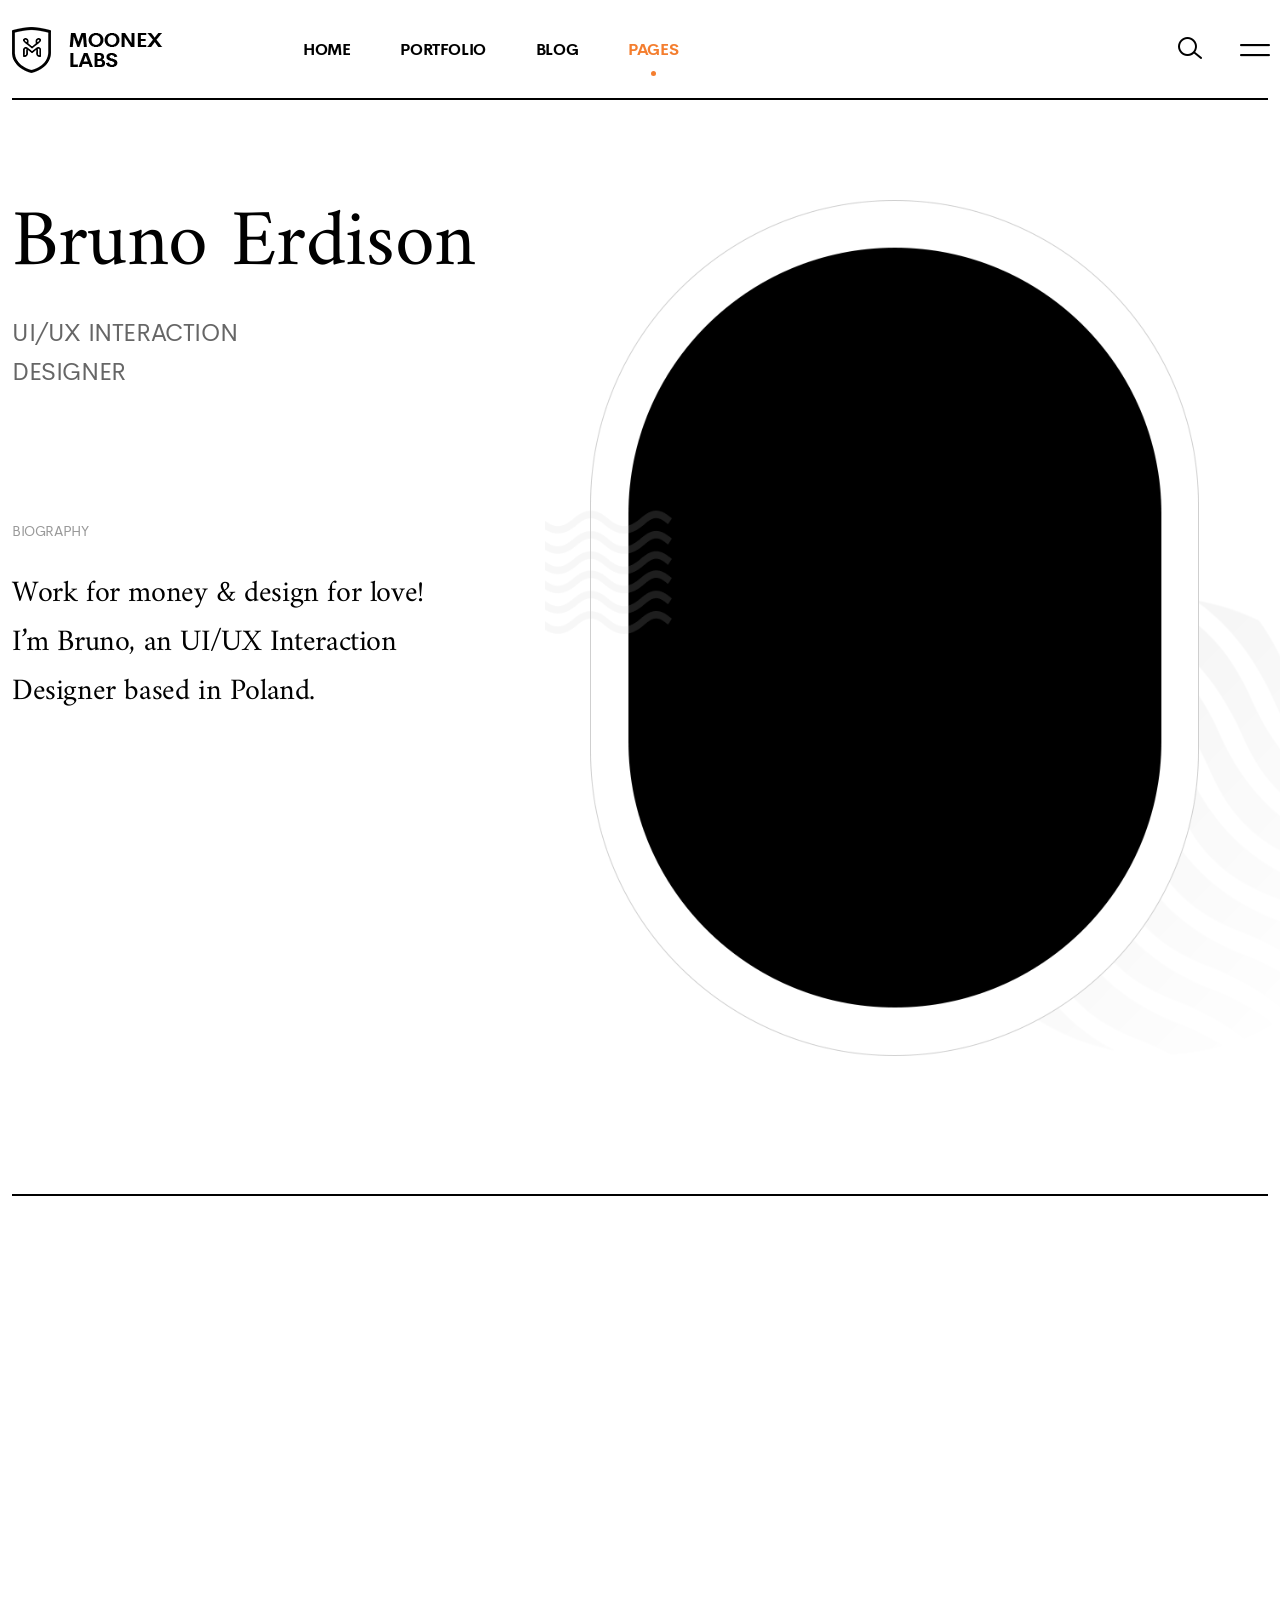
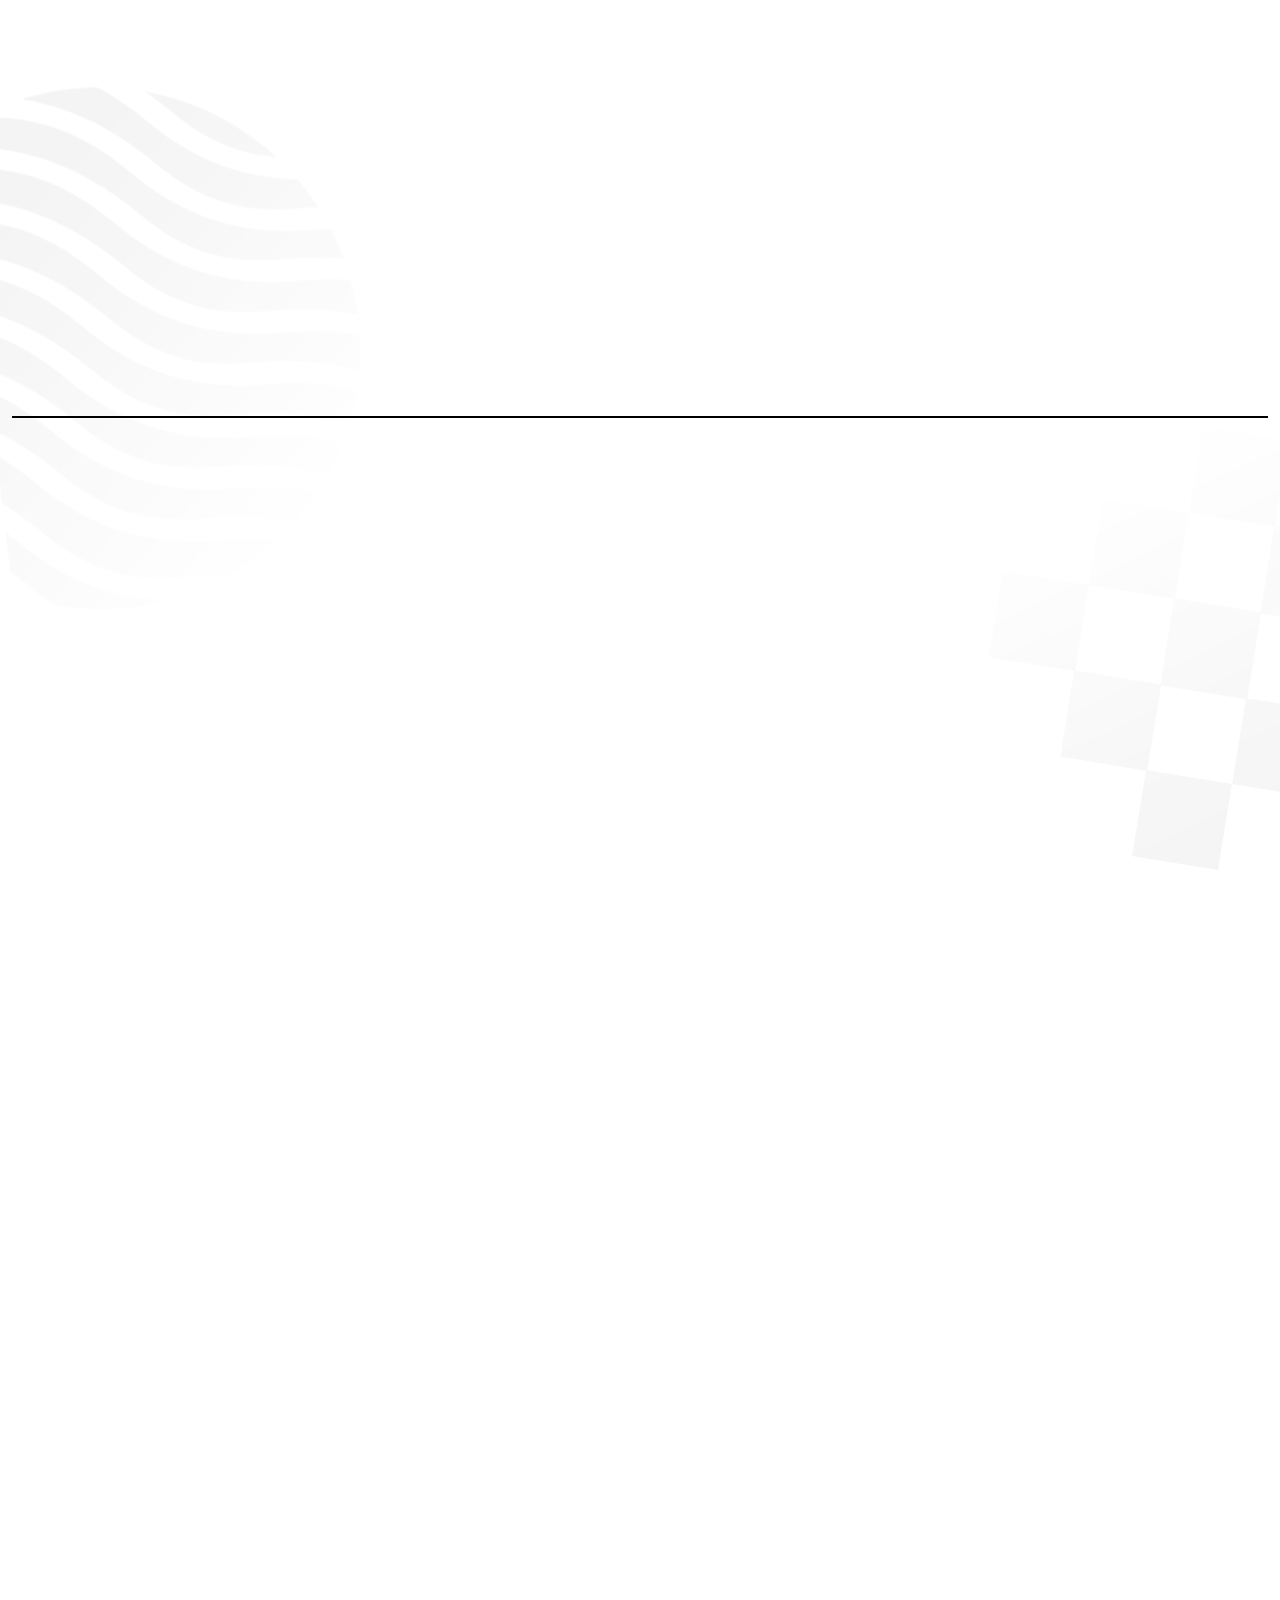
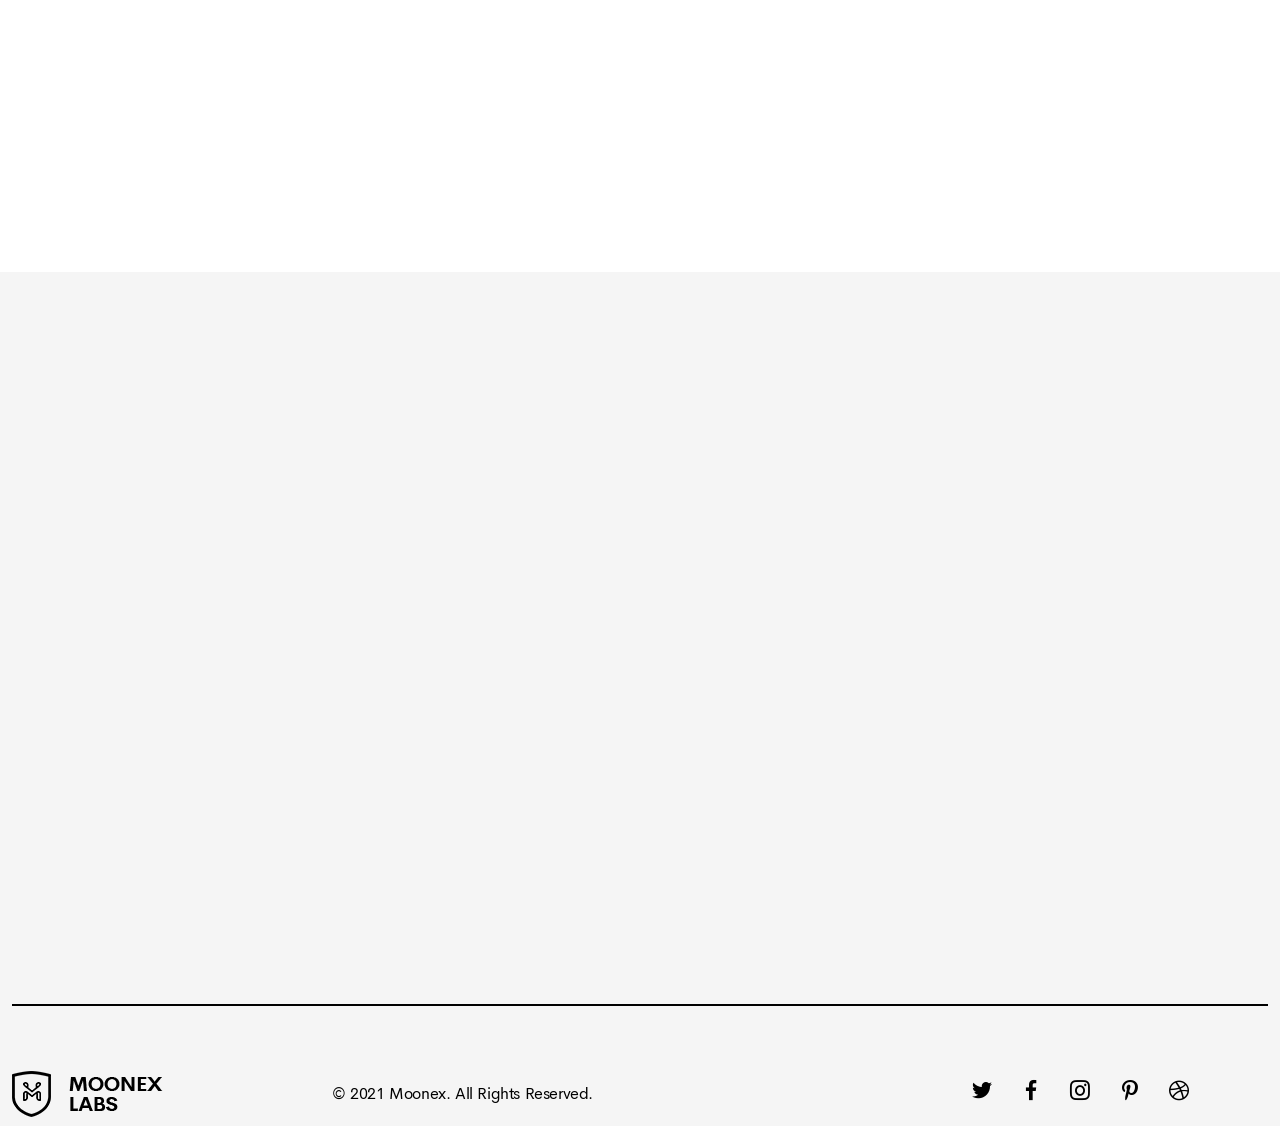
<file: about-me.html>
<!DOCTYPE html>
<html class="no-js ptf-is--about-me ptf-is--header-style-3 ptf-is--footer-style-1 ptf-is--custom-cursor ptf-is--footer-fixed" lang="en">

<head>
	<meta charset="utf-8">
	<title>Moonex - About Me</title>
	<meta name="description" content="Multipurpose HTML5 Template">
	<meta http-equiv="X-UA-Compatible" content="IE=edge">
	<meta name="viewport" content="width=device-width, initial-scale=1, maximum-scale=1">
	<!--Favicon-->
	<link rel="icon" type="image/png" href="assets/img/root/favicon.png">
	<!--Framework-->
	<link rel="stylesheet" href="assets/css/framework/bootstrap-reboot.min.css">
	<link rel="stylesheet" href="assets/css/framework/bootstrap-grid.min.css">
	<link rel="stylesheet" href="assets/css/framework/bootstrap-utilities.min.css">
	<!--Plugins-->
	<link rel="stylesheet" href="assets/css/ptf-plugins.min.css">
	<!--Fonts-->
	<link rel="stylesheet" href="https://fonts.googleapis.com/css2?family=Amiri&amp;display=swap">
	<link rel="stylesheet" href="assets/fonts/CerebriSans/style.css">
	<!--Icons-->
	<link rel="stylesheet" href="assets/fonts/LineIcons-PRO/WebFonts/Pro-Light/font-css/LinIconsPro-Light.css">
	<link rel="stylesheet" href="assets/fonts/LineIcons-PRO/WebFonts/Pro-Regular/font-css/LineIcons.css">
	<link rel="stylesheet" href="assets/fonts/Socicons/socicon.css">
	<!--Style-->
	<link rel="stylesheet" href="assets/css/ptf-main.min.css">
	<!--Custom-->
	<link rel="stylesheet" href="assets/css/custom.css">
</head>

<body>
	<!--Site Wrapper-->
	<div class="ptf-site-wrapper animsition">
		<!--Site Wrapper Inner-->
		<div class="ptf-site-wrapper__inner">
			<!--Header-->
			<header class="ptf-header ptf-header--style-3 ptf-header--opaque">
				<div class="ptf-navbar ptf-navbar--main ptf-navbar--sticky">
					<div class="container-xxl">
						<div class="ptf-navbar-inner">
							<!--Logo--><a class="ptf-navbar-logo" href="index.html"><img class="black" src="assets/img/root/logo-dark.png" alt="" loading="lazy"><img class="white" src="assets/img/root/logo-white.png" alt="" loading="lazy"></a>
							<!--Navigation-->
							<nav class="ptf-nav ptf-nav--default">
								<!--Menu-->
								<ul class="sf-menu">
									<li class="menu-item-has-children two-columns"><a href="index.html"><span>Home</span></a>
										<ul class="sub-menu">
											<li><a href="index.html"><span>Home Default</span></a>
											</li>
											<li><a href="home-studio.html"><span>Home Studio</span></a>
											</li>
											<li><a href="home-agency.html"><span>Home Agency</span></a>
											</li>
											<li><a href="home-minimal.html"><span>Home Minimal</span></a>
											</li>
											<li><a href="home-dark.html"><span>Home Dark</span></a>
											</li>
											<li><a href="home-parallax.html"><span>Home Parallax</span></a>
											</li>
											<li><a href="home-freelancer.html"><span>Home Freelancer</span></a>
											</li>
											<li><a href="home-vertical.html"><span>Home Vertical</span></a>
											</li>
											<li><a href="home-trending.html"><span>Home Trending</span></a>
											</li>
											<li><a href="home-modern.html"><span>Home Modern</span></a>
											</li>
										</ul>
									</li>
									<li class="menu-item-has-children"><a href="#"><span>Portfolio</span></a>
										<ul class="sub-menu">
											<li><a href="portfolio-grid.html"><span>Works Grid</span></a>
											</li>
											<li><a href="portfolio-masonry.html"><span>Works Masonry</span></a>
											</li>
											<li><a href="portfolio-listing.html"><span>Works Listing</span></a>
											</li>
											<li><a href="portfolio-carousel.html"><span>Works Carousel</span></a>
											</li>
											<li><a href="portfolio-showcase-1.html"><span>Work Showcase 1</span></a>
											</li>
											<li><a href="portfolio-showcase-2.html"><span>Work Showcase 2</span></a>
											</li>
										</ul>
									</li>
									<li class="menu-item-has-children"><a href="#"><span>Blog</span></a>
										<ul class="sub-menu">
											<li><a href="blog-grid.html"><span>Blog Grid</span></a>
											</li>
											<li><a href="blog-masonry.html"><span>Blog Masonry</span></a>
											</li>
											<li><a href="blog-sidebar.html"><span>Blog Sidebar</span></a>
											</li>
											<li><a href="single-post.html"><span>Single Post</span></a>
											</li>
											<li><a href="single-post-sidebar.html"><span>Single Post Sidebar</span></a>
											</li>
										</ul>
									</li>
									<li class="menu-item-has-children two-columns"><a href="#"><span>Pages</span></a>
										<ul class="sub-menu">
											<li><a href="about-us.html"><span>About Us</span></a>
											</li>
											<li class=" current-menu-item"><a href="about-me.html"><span>About Me</span></a>
											</li>
											<li><a href="services.html"><span>Services</span></a>
											</li>
											<li><a href="service-detail.html"><span>Service Detail</span></a>
											</li>
											<li><a href="pricing.html"><span>Pricing</span></a>
											</li>
											<li><a href="team.html"><span>Team</span></a>
											</li>
											<li><a href="faq.html"><span>FAQ</span></a>
											</li>
											<li><a href="contact.html"><span>Contact</span></a>
											</li>
											<li><a href="404.html"><span>Page 404</span></a>
											</li>
											<li><a href="coming-soon.html"><span>Coming Soon</span></a>
											</li>
										</ul>
									</li>
								</ul>
							</nav>
							<!--Buttons-->
							<!--Navbar Search-->
							<div class="ptf-navbar-search">
								<div class="ptf-navbar-search__wrapper">
									<form>
										<input type="text" placeholder="Type and hit enter to search...">
									</form>
								</div><a class="ptf-navbar-search__toggle" href="#"><i class="lnir lnir-search-alt"></i><i class="lnir lnir-close"></i></a>
							</div>
							<!--Offcanvas Menu Toggle--><a class="ptf-offcanvas-menu-icon js-offcanvas-menu-toggle" href="#"><i class="lnir lnir-menu-alt-5"></i></a>
						</div>
					</div>
				</div>
			</header>
			<!--Site Overlay-->
			<div class="ptf-site-overlay"></div>
			<!--Offcanvas Menu-->
			<div class="ptf-offcanvas-menu">
				<div class="ptf-offcanvas-menu__header">
					<div class="ptf-language-switcher"><a class="is-active" href="#">Eng</a><a href="#">Fra</a><a href="#">Ger</a></div><a class="ptf-offcanvas-menu-icon js-offcanvas-menu-toggle" href="#"><i class="lnir lnir-close"></i></a>
				</div>
				<div class="ptf-offcanvas-menu__navigation">
					<!--Navigation-->
					<nav class="ptf-nav ptf-nav--offcanvas">
						<!--Menu-->
						<ul class="sf-menu">
							<li class="menu-item-has-children two-columns"><a href="index.html"><span>Home</span></a>
								<ul class="sub-menu">
									<li><a href="index.html"><span>Home Default</span></a>
									</li>
									<li><a href="home-studio.html"><span>Home Studio</span></a>
									</li>
									<li><a href="home-agency.html"><span>Home Agency</span></a>
									</li>
									<li><a href="home-minimal.html"><span>Home Minimal</span></a>
									</li>
									<li><a href="home-dark.html"><span>Home Dark</span></a>
									</li>
									<li><a href="home-parallax.html"><span>Home Parallax</span></a>
									</li>
									<li><a href="home-freelancer.html"><span>Home Freelancer</span></a>
									</li>
									<li><a href="home-vertical.html"><span>Home Vertical</span></a>
									</li>
									<li><a href="home-trending.html"><span>Home Trending</span></a>
									</li>
									<li><a href="home-modern.html"><span>Home Modern</span></a>
									</li>
								</ul>
							</li>
							<li class="menu-item-has-children"><a href="#"><span>Portfolio</span></a>
								<ul class="sub-menu">
									<li><a href="portfolio-grid.html"><span>Works Grid</span></a>
									</li>
									<li><a href="portfolio-masonry.html"><span>Works Masonry</span></a>
									</li>
									<li><a href="portfolio-listing.html"><span>Works Listing</span></a>
									</li>
									<li><a href="portfolio-carousel.html"><span>Works Carousel</span></a>
									</li>
									<li><a href="portfolio-showcase-1.html"><span>Work Showcase 1</span></a>
									</li>
									<li><a href="portfolio-showcase-2.html"><span>Work Showcase 2</span></a>
									</li>
								</ul>
							</li>
							<li class="menu-item-has-children"><a href="#"><span>Blog</span></a>
								<ul class="sub-menu">
									<li><a href="blog-grid.html"><span>Blog Grid</span></a>
									</li>
									<li><a href="blog-masonry.html"><span>Blog Masonry</span></a>
									</li>
									<li><a href="blog-sidebar.html"><span>Blog Sidebar</span></a>
									</li>
									<li><a href="single-post.html"><span>Single Post</span></a>
									</li>
									<li><a href="single-post-sidebar.html"><span>Single Post Sidebar</span></a>
									</li>
								</ul>
							</li>
							<li class="menu-item-has-children two-columns"><a href="#"><span>Pages</span></a>
								<ul class="sub-menu">
									<li><a href="about-us.html"><span>About Us</span></a>
									</li>
									<li class=" current-menu-item"><a href="about-me.html"><span>About Me</span></a>
									</li>
									<li><a href="services.html"><span>Services</span></a>
									</li>
									<li><a href="service-detail.html"><span>Service Detail</span></a>
									</li>
									<li><a href="pricing.html"><span>Pricing</span></a>
									</li>
									<li><a href="team.html"><span>Team</span></a>
									</li>
									<li><a href="faq.html"><span>FAQ</span></a>
									</li>
									<li><a href="contact.html"><span>Contact</span></a>
									</li>
									<li><a href="404.html"><span>Page 404</span></a>
									</li>
									<li><a href="coming-soon.html"><span>Coming Soon</span></a>
									</li>
								</ul>
							</li>
						</ul>
					</nav>
				</div>
				<div class="ptf-offcanvas-menu__footer">
					<p class="ptf-offcanvas-menu__copyright">© 2021 <span>Moonex</span>. All Rights Reserved. <br>Development by <span>Paul Studio</span>.</p>
					<div class="ptf-offcanvas-menu__socials">
						<!--Social Icon--><a class="ptf-social-icon ptf-social-icon--style-3 twitter" href="#" target="_blank"><i class="socicon-twitter"></i></a>
						<!--Social Icon--><a class="ptf-social-icon ptf-social-icon--style-3 facebook" href="#" target="_blank"><i class="socicon-facebook"></i></a>
						<!--Social Icon--><a class="ptf-social-icon ptf-social-icon--style-3 instagram" href="#" target="_blank"><i class="socicon-instagram"></i></a>
					</div>
				</div>
			</div>
			<!--Main-->
			<main class="ptf-main">
				<article class="ptf-page ptf-page--about-me">
					<section>
						<!--Spacer-->
						<div class="ptf-spacer" style=" --ptf-xxl: 6.25rem; --ptf-md: 3.125rem;"></div>
						<div class="container-xxl">
							<div class="row align-items-center">
								<div class="col-xl-7 order-xl-2 text-center">
									<!--Animated Block-->
									<div class="ptf-animated-block" data-aos="fade" data-aos-delay="400">
										<div class="ptf-custom--5512">
											<!--Mask Image-->
											<div class="ptf-mask-image"><img src="assets/img/root/about-me/about-me-main-image-layer-2.png" alt="" loading="lazy" style="z-index: 2;"><img src="assets/img/about-me-main-image.jpg" alt="" loading="lazy" style="--ptf-mask-image: url(../img/root/about-me/about-me-main-image-mask.png); z-index: 1;"><img src="assets/img/root/about-me/about-me-main-image-layer-1.png" alt="" loading="lazy"></div>
										</div>
									</div>
									<!--Spacer-->
									<div class="ptf-spacer" style=" --ptf-xl: 5.625rem;"></div>
								</div>
								<div class="col-xl-5">
									<!--Animated Block-->
									<div class="ptf-animated-block" data-aos="fade" data-aos-delay="0">
										<h2 class="h1 large-heading has-secondary-font fw-normal">Bruno Erdison</h2>
									</div>
									<!--Spacer-->
									<div class="ptf-spacer" style=" --ptf-xxl: 1.5625rem;"></div>
									<!--Animated Block-->
									<div class="ptf-animated-block" data-aos="fade" data-aos-delay="100">
										<p class="fz-24 text-uppercase">UI/UX Interaction <br>Designer</p>
									</div>
									<!--Spacer-->
									<div class="ptf-spacer" style=" --ptf-xxl: 8.125rem; --ptf-md: 4.0625rem;"></div>
									<!--Animated Block-->
									<div class="ptf-animated-block" data-aos="fade" data-aos-delay="200">
										<h5 class="fz-14 text-uppercase has-3-color fw-normal">Biography</h5>
										<!--Spacer-->
										<div class="ptf-spacer" style=" --ptf-xxl: 1.875rem;"></div>
										<p class="fz-30 has-black-color has-secondary-font">Work for money & design for love! <br>I’m Bruno, an UI/UX Interaction <br>Designer based in Poland.</p>
									</div>
									<!--Spacer-->
									<div class="ptf-spacer" style=" --ptf-xxl: 6.25rem; --ptf-md: 3.125rem;"></div>
									<!--Animated Block-->
									<div class="ptf-animated-block" data-aos="fade" data-aos-delay="300">
										<h5 class="fz-14 text-uppercase has-3-color fw-normal">Contact</h5>
										<!--Spacer-->
										<div class="ptf-spacer" style=" --ptf-xxl: 1.875rem;"></div>
										<p class="fz-30 has-black-color has-secondary-font">Warsaw, Poland <br>
											<a href="mailto:hello@brunoerdison.com">hello@brunoerdison.com</a><br>
											<a href="tel:+6835688986">+68 3568 89 86</a>
										</p>
										<!--Spacer-->
										<div class="ptf-spacer" style=" --ptf-xxl: 1.5625rem;"></div>
										<div class="has-black-color">
											<!--Social Icon--><a class="ptf-social-icon ptf-social-icon--style-1 twitter" href="#" target="_blank"><i class="socicon-twitter"></i></a>
											<!--Social Icon--><a class="ptf-social-icon ptf-social-icon--style-1 facebook" href="#" target="_blank"><i class="socicon-facebook"></i></a>
											<!--Social Icon--><a class="ptf-social-icon ptf-social-icon--style-1 instagram" href="#" target="_blank"><i class="socicon-instagram"></i></a>
											<!--Social Icon--><a class="ptf-social-icon ptf-social-icon--style-1 pinterest" href="#" target="_blank"><i class="socicon-pinterest"></i></a>
										</div>
									</div>
								</div>
							</div>
						</div>
						<!--Spacer-->
						<div class="ptf-spacer" style=" --ptf-xxl: 8.125rem; --ptf-md: 4.0625rem;"></div>
					</section>
					<section>
						<div class="container-xxl">
							<!--Divider-->
							<div class="ptf-divider"></div>
						</div>
					</section>
					<section>
						<!--Spacer-->
						<div class="ptf-spacer" style=" --ptf-xxl: 7.5rem; --ptf-md: 3.75rem;"></div>
						<div class="container-xxl">
							<!--Animated Block-->
							<div class="ptf-animated-block" data-aos="fade" data-aos-delay="0">
								<h5 class="fz-14 text-uppercase has-3-color fw-normal">My Services</h5>
							</div>
							<!--Spacer-->
							<div class="ptf-spacer" style=" --ptf-xxl: 3.125rem; --ptf-md: 1.5625rem;"></div>
							<!--Animated Block-->
							<div class="ptf-animated-block" data-aos="fade" data-aos-delay="100">
								<!--Services List-->
								<ul class="ptf-services-list ptf-services-list--style-1">
									<li><a href="service-detail.html">Website Design<span>17</span></a></li>
									<li class="sep">/</li>
									<li><a href="service-detail.html">Mobile Design<span>25</span></a></li>
									<li class="sep">/</li>
									<li><a href="service-detail.html">Animation<span>7</span></a></li>
									<li class="sep">/</li>
									<li><a href="service-detail.html">HTML/CSS<span>7</span></a></li>
									<li class="sep">/</li>
									<li><a href="service-detail.html">Photography<span>3</span></a></li>
									<li class="sep">/</li>
								</ul>
							</div>
						</div>
						<!--Spacer-->
						<div class="ptf-spacer" style=" --ptf-xxl: 10rem; --ptf-md: 5rem;"></div>
					</section>
					<section>
						<div class="container-xxl">
							<!--Divider-->
							<div class="ptf-divider"></div>
						</div>
					</section>
					<section>
						<!--Spacer-->
						<div class="ptf-spacer" style=" --ptf-xxl: 7.5rem; --ptf-md: 3.75rem;"></div>
						<div class="container-xxl">
							<!--Animated Block-->
							<div class="ptf-animated-block" data-aos="fade" data-aos-delay="0">
								<h2 class="h1 has-secondary-font fw-normal">My Advantage</h2>
							</div>
							<!--Spacer-->
							<div class="ptf-spacer" style=" --ptf-xxl: 5rem; --ptf-md: 2.5rem;"></div>
							<div class="row" style="--bs-gutter-x: 3.125rem; --bs-gutter-y: 3.125rem;">
								<div class="col-6 col-md-4 col-lg-2">
									<!--Animated Block-->
									<div class="ptf-animated-block" data-aos="fade" data-aos-delay="0">
										<!--Advantage Box-->
										<div class="ptf-advantage-box" style="--ptf-image-height: 90px;">
											<div class="ptf-advantage-box__content">
												<div class="ptf-advantage-box__image"><img src="assets/img/root/advantages/image-1.png" alt="Figma" loading="lazy"></div>
												<div class="ptf-advantage-box__value">90
												</div>
											</div>
											<h6 class="ptf-advantage-box__title">Figma
											</h6>
										</div>
									</div>
								</div>
								<div class="col-6 col-md-4 col-lg-2">
									<!--Animated Block-->
									<div class="ptf-animated-block" data-aos="fade" data-aos-delay="100">
										<!--Advantage Box-->
										<div class="ptf-advantage-box" style="--ptf-image-height: 84px;">
											<div class="ptf-advantage-box__content">
												<div class="ptf-advantage-box__image"><img src="assets/img/root/advantages/image-2.png" alt="Sketch" loading="lazy"></div>
												<div class="ptf-advantage-box__value">95
												</div>
											</div>
											<h6 class="ptf-advantage-box__title">Sketch
											</h6>
										</div>
									</div>
								</div>
								<div class="col-6 col-md-4 col-lg-2">
									<!--Animated Block-->
									<div class="ptf-animated-block" data-aos="fade" data-aos-delay="200">
										<!--Advantage Box-->
										<div class="ptf-advantage-box" style="--ptf-image-height: 90px;">
											<div class="ptf-advantage-box__content">
												<div class="ptf-advantage-box__image"><img src="assets/img/root/advantages/image-3.png" alt="Adobe XD" loading="lazy"></div>
												<div class="ptf-advantage-box__value">82
												</div>
											</div>
											<h6 class="ptf-advantage-box__title">Adobe XD
											</h6>
										</div>
									</div>
								</div>
								<div class="col-6 col-md-4 col-lg-2">
									<!--Animated Block-->
									<div class="ptf-animated-block" data-aos="fade" data-aos-delay="300">
										<!--Advantage Box-->
										<div class="ptf-advantage-box" style="--ptf-image-height: 85px;">
											<div class="ptf-advantage-box__content">
												<div class="ptf-advantage-box__image"><img src="assets/img/root/advantages/image-4.png" alt="InvisionApp" loading="lazy"></div>
												<div class="ptf-advantage-box__value">93
												</div>
											</div>
											<h6 class="ptf-advantage-box__title">InvisionApp
											</h6>
										</div>
									</div>
								</div>
								<div class="col-6 col-md-4 col-lg-2">
									<!--Animated Block-->
									<div class="ptf-animated-block" data-aos="fade" data-aos-delay="400">
										<!--Advantage Box-->
										<div class="ptf-advantage-box" style="--ptf-image-height: 90px;">
											<div class="ptf-advantage-box__content">
												<div class="ptf-advantage-box__image"><img src="assets/img/root/advantages/image-5.png" alt="Bootstrap" loading="lazy"></div>
												<div class="ptf-advantage-box__value">76
												</div>
											</div>
											<h6 class="ptf-advantage-box__title">Bootstrap
											</h6>
										</div>
									</div>
								</div>
								<div class="col-6 col-md-4 col-lg-2">
									<!--Animated Block-->
									<div class="ptf-animated-block" data-aos="fade" data-aos-delay="500">
										<!--Advantage Box-->
										<div class="ptf-advantage-box" style="--ptf-image-height: 102px;">
											<div class="ptf-advantage-box__content">
												<div class="ptf-advantage-box__image"><img src="assets/img/root/advantages/image-6.png" alt="HTML5/CSS" loading="lazy"></div>
												<div class="ptf-advantage-box__value">88
												</div>
											</div>
											<h6 class="ptf-advantage-box__title">HTML5/CSS
											</h6>
										</div>
									</div>
								</div>
							</div>
						</div>
						<!--Spacer-->
						<div class="ptf-spacer" style=" --ptf-xxl: 10rem; --ptf-md: 5rem;"></div>
					</section>
					<section>
						<div class="container-xxl">
							<!--Divider-->
							<div class="ptf-divider"></div>
						</div>
					</section>
					<section class="ptf-custom--1568">
						<!--Spacer-->
						<div class="ptf-spacer" style=" --ptf-xxl: 7.5rem; --ptf-md: 3.75rem;"></div>
						<div class="container-xxl">
							<!--Animated Block-->
							<div class="ptf-animated-block" data-aos="fade" data-aos-delay="0">
								<h2 class="h1 has-secondary-font fw-normal">Education & Experience</h2>
							</div>
							<!--Spacer-->
							<div class="ptf-spacer" style=" --ptf-xxl: 5rem; --ptf-md: 2.5rem;"></div>
							<div class="row" style="--bs-gutter-y: 90px">
								<div class="col-12 col-md-6 col-lg-4">
									<!--Animated Block-->
									<div class="ptf-animated-block" data-aos="fade" data-aos-delay="0">
										<!--Timeline-->
										<div class="ptf-timeline">
											<div class="ptf-timeline__year">2014
											</div>
											<ul class="ptf-timeline__list">
												<li class="ptf-timeline__item">
													<h4 class="ptf-timeline__title">Bachelor Degree of Design
													</h4>
													<p class="ptf-timeline__description">RMIT University
													</p>
												</li>
												<li class="ptf-timeline__item">
													<h4 class="ptf-timeline__title">UI/UX Design Certificate
													</h4>
													<p class="ptf-timeline__description">University of Houston, US
													</p>
												</li>
											</ul>
										</div>
									</div>
								</div>
								<div class="col-12 col-md-6 col-lg-4">
									<!--Animated Block-->
									<div class="ptf-animated-block" data-aos="fade" data-aos-delay="100">
										<!--Timeline-->
										<div class="ptf-timeline">
											<div class="ptf-timeline__year">2015 - 2019
											</div>
											<ul class="ptf-timeline__list">
												<li class="ptf-timeline__item">
													<h4 class="ptf-timeline__title">Design Internship
													</h4>
													<p class="ptf-timeline__description">CMC Corporation, UK
													</p>
												</li>
												<li class="ptf-timeline__item">
													<h4 class="ptf-timeline__title">Graphic Designer
													</h4>
													<p class="ptf-timeline__description">Tripadvisor Ltd, UK
													</p>
												</li>
												<li class="ptf-timeline__item">
													<h4 class="ptf-timeline__title">Leader Graphic Design
													</h4>
													<p class="ptf-timeline__description">New Centery Media JSC, UK
													</p>
												</li>
												<li class="ptf-timeline__item">
													<h4 class="ptf-timeline__title">Web Designer
													</h4>
													<p class="ptf-timeline__description">Freelancer
													</p>
												</li>
												<li class="ptf-timeline__item">
													<h4 class="ptf-timeline__title">Web Designer/ Author
													</h4>
													<p class="ptf-timeline__description">Envato Market
													</p>
												</li>
											</ul>
										</div>
									</div>
								</div>
								<div class="col-12 col-md-6 col-lg-4">
									<!--Animated Block-->
									<div class="ptf-animated-block" data-aos="fade" data-aos-delay="200">
										<!--Timeline-->
										<div class="ptf-timeline">
											<div class="ptf-timeline__year">2020 - Present
											</div>
											<ul class="ptf-timeline__list">
												<li class="ptf-timeline__item">
													<h4 class="ptf-timeline__title">Product Designe Management
													</h4>
													<p class="ptf-timeline__description">Dribbble LLC, US
													</p>
												</li>
												<li class="ptf-timeline__item">
													<h4 class="ptf-timeline__title">Art Director / Co-Founder
													</h4>
													<p class="ptf-timeline__description">Spotify
													</p>
												</li>
												<li class="ptf-timeline__item">
													<h4 class="ptf-timeline__title">Founder
													</h4>
													<p class="ptf-timeline__description">iDesign Magazine
													</p>
												</li>
												<li class="ptf-timeline__item">
													<h4 class="ptf-timeline__title">Author of The Book
													</h4>
													<p class="ptf-timeline__description">Work for Money, Design for Love
													</p>
												</li>
											</ul>
										</div>
									</div>
								</div>
							</div>
						</div>
						<!--Spacer-->
						<div class="ptf-spacer" style=" --ptf-xxl: 10rem; --ptf-md: 5rem;"></div>
						<div class="container-xxl">
							<!--Divider-->
							<div class="ptf-divider"></div>
						</div>
						<!--Spacer-->
						<div class="ptf-spacer" style=" --ptf-xxl: 7.5rem; --ptf-md: 3.75rem;"></div>
						<div class="container-xxl">
							<!--Animated Block-->
							<div class="ptf-animated-block" data-aos="fade" data-aos-delay="0">
								<!--Slider Controls-->
								<div class="ptf-slider-controls ptf-slider-controls--style-2 ptf-testimonial-slider">
									<div class="ptf-swiper-button-prev ptf-swiper-button-prev--style-2"><i class="lnil lnil-chevron-left"></i></div>
									<div class="ptf-swiper-button-next ptf-swiper-button-next--style-2"><i class="lnil lnil-chevron-right"></i></div>
								</div>
								<!--Content Slider-->
								<div class="ptf-content-slider swiper-container " data-cursor="" data-navigation-anchor=".ptf-testimonial-slider" data-gap="60" data-loop="enable" data-speed="" data-autoplay="" data-autoplay-speed="" data-slides-centered="" data-slide-settings="{}" data-free-mode="" data-slider-offset="" data-mousewheel="" style="margin: 0 10%;">
									<div class="swiper-wrapper">
										<div class="swiper-slide">
											<!--Testimonial-->
											<div class="ptf-testimonial ptf-testimonial--style-1">
												<div class="ptf-testimonial__content">
													<p>“Bruno was a real pleasure to work with and we look forward to working with him again. He’s definitely the kind of designer you can trust with a project from start to finish. Great services & Recommended!”</p>
												</div>
												<div class="ptf-testimonial__meta">
													<h6 class="ptf-testimonial__author">Jurgen Kloop
													</h6>
													<div class="ptf-testimonial__info"><span>Product Management</span> at <a href="#">Google Inc</a></div>
												</div>
											</div>
										</div>
										<div class="swiper-slide">
											<!--Testimonial-->
											<div class="ptf-testimonial ptf-testimonial--style-1">
												<div class="ptf-testimonial__content">
													<p>“Bruno was a real pleasure to work with and we look forward to working with him again. He’s definitely the kind of designer you can trust with a project from start to finish. Great services & Recommended!”</p>
												</div>
												<div class="ptf-testimonial__meta">
													<h6 class="ptf-testimonial__author">Jurgen Kloop
													</h6>
													<div class="ptf-testimonial__info"><span>Product Management</span> at <a href="#">Google Inc</a></div>
												</div>
											</div>
										</div>
										<div class="swiper-slide">
											<!--Testimonial-->
											<div class="ptf-testimonial ptf-testimonial--style-1">
												<div class="ptf-testimonial__content">
													<p>“Bruno was a real pleasure to work with and we look forward to working with him again. He’s definitely the kind of designer you can trust with a project from start to finish. Great services & Recommended!”</p>
												</div>
												<div class="ptf-testimonial__meta">
													<h6 class="ptf-testimonial__author">Jurgen Kloop
													</h6>
													<div class="ptf-testimonial__info"><span>Product Management</span> at <a href="#">Google Inc</a></div>
												</div>
											</div>
										</div>
									</div>
								</div>
							</div>
						</div>
						<div class="container-xxl">
							<!--Spacer-->
							<div class="ptf-spacer" style=" --ptf-xxl: 7.5rem; --ptf-md: 3.75rem;"></div>
							<div class="row">
								<div class="col-xl-10 offset-xl-1">
									<!--Clients List-->
									<ul class="ptf-clients-list ptf-clients-list--center ptf-clients-list--style-2" data-columns="5">
										<li class="ptf-clients-list__item" data-aos="fade"><img src="assets/img/root/clients/logo-1-black.png" alt="" loading="lazy"></li>
										<li class="ptf-clients-list__item" data-aos="fade" data-aos-delay="100"><img src="assets/img/root/clients/logo-2-black.png" alt="" loading="lazy"></li>
										<li class="ptf-clients-list__item" data-aos="fade" data-aos-delay="200"><img src="assets/img/root/clients/logo-3-black.png" alt="" loading="lazy"></li>
										<li class="ptf-clients-list__item" data-aos="fade" data-aos-delay="300"><img src="assets/img/root/clients/logo-4-black.png" alt="" loading="lazy"></li>
										<li class="ptf-clients-list__item" data-aos="fade" data-aos-delay="400"><img src="assets/img/root/clients/logo-5-black.png" alt="" loading="lazy"></li>
									</ul>
								</div>
							</div>
						</div>
						<!--Spacer-->
						<div class="ptf-spacer" style=" --ptf-xxl: 10rem; --ptf-md: 5rem;"></div>
					</section>
					<section>
						<div class="container-xxl">
							<!--Animated Block-->
							<div class="ptf-animated-block" data-aos="fade" data-aos-delay="0">
								<h2 class="has-secondary-font fw-normal text-center"><a href="#">@brunoerdison</a></h2>
							</div>
							<!--Spacer-->
							<div class="ptf-spacer" style=" --ptf-xxl: 3.125rem; --ptf-md: 1.5625rem;"></div>
							<!--Animated Block-->
							<div class="ptf-animated-block" data-aos="fade" data-aos-delay="100">
								<!--Instagram Feed-->
								<ul class="ptf-instagram-feed">
									<li><a href="#"><img src="assets/img/instagram/image-1.png" alt="" loading="lazy"></a></li>
									<li><a href="#"><img src="assets/img/instagram/image-2.png" alt="" loading="lazy"></a></li>
									<li><a href="#"><img src="assets/img/instagram/image-3.png" alt="" loading="lazy"></a></li>
									<li><a href="#"><img src="assets/img/instagram/image-4.png" alt="" loading="lazy"></a></li>
									<li><a href="#"><img src="assets/img/instagram/image-5.png" alt="" loading="lazy"></a></li>
								</ul>
							</div>
						</div>
						<!--Spacer-->
						<div class="ptf-spacer" style=" --ptf-xxl: 10rem; --ptf-md: 5rem;"></div>
					</section>
				</article>
			</main>
		</div>
		<!--Footer-->
		<footer class="ptf-footer ptf-footer--style-1">
			<div class="container-xxl">
				<div class="ptf-footer__top">
					<div class="row">
						<div class="col-12 col-xl-6">
							<!--Animated Block-->
							<div class="ptf-animated-block" data-aos="fade" data-aos-delay="0">
								<div class="ptf-footer-heading has-black-color" style="max-width: 37.5rem;">Boost Your Business Up To High Level</div>
								<div class="ptf-footer-heading has-black-color">Start by <a class="has-accent-1 text-decoration-underline" href="contact.html">Saying Hi!</a></div>
							</div>
						</div>
						<div class="col-12 col-md-6 col-xl-3">
							<!--Animated Block-->
							<div class="ptf-animated-block" data-aos="fade" data-aos-delay="100">
								<div class="ptf-widget ptf-widget-links has-black-color">
									<h4 class="ptf-widget-title">Links</h4>
									<ul>
										<li><a href="faq.html">Faqs</a></li>
										<li><a href="#">Term & Conditions</a></li>
										<li><a href="#">Privacy Policy</a></li>
										<li><a href="#">Help</a></li>
										<li><a href="#">Affiliate</a></li>
										<li><a href="services.html">Services</a></li>
									</ul>
								</div>
							</div>
						</div>
						<div class="col-12 col-md-6 col-xl-3">
							<!--Animated Block-->
							<div class="ptf-animated-block" data-aos="fade" data-aos-delay="200">
								<div class="ptf-widget ptf-widget-text">
									<h4 class="ptf-widget-title">Contact</h4>
									<p class="fz-24">90 Fairground Rd, FL 3290, United States</p><a class="fz-40 has-black-color" href="mailto:hello@moonex.co">hello@moonex.co</a>
								</div>
								<div class="ptf-widget ptf-widget-links has-black-color">
									<ul>
										<li><a href="portfolio-grid.html">Works</a></li>
										<li><a href="about-us.html">About</a></li>
										<li><a href="blog-grid.html">News</a></li>
										<li><a href="contact.html">Contact</a></li>
									</ul>
								</div>
							</div>
						</div>
					</div>
				</div>
				<div class="ptf-footer__bottom">
					<div class="row align-items-center">
						<div class="col-12 col-md"><a href="index.html"><img src="assets/img/root/logo-dark.png" alt="" loading="lazy"></a></div>
						<div class="col-12 col-md">
							<p class="ptf-footer-copyright has-black-color">© 2021 <span>Moonex</span>. All Rights Reserved.</p>
						</div>
						<div class="col-12 col-md d-none d-xl-block"></div>
						<div class="col-12 col-lg">
							<div class="ptf-footer-socials has-black-color">
								<!--Social Icon--><a class="ptf-social-icon ptf-social-icon--style-1 twitter" href="#" target="_blank"><i class="socicon-twitter"></i></a>
								<!--Social Icon--><a class="ptf-social-icon ptf-social-icon--style-1 facebook" href="#" target="_blank"><i class="socicon-facebook"></i></a>
								<!--Social Icon--><a class="ptf-social-icon ptf-social-icon--style-1 instagram" href="#" target="_blank"><i class="socicon-instagram"></i></a>
								<!--Social Icon--><a class="ptf-social-icon ptf-social-icon--style-1 pinterest" href="#" target="_blank"><i class="socicon-pinterest"></i></a>
								<!--Social Icon--><a class="ptf-social-icon ptf-social-icon--style-1 dribbble" href="#" target="_blank"><i class="socicon-dribbble"></i></a>
							</div>
						</div>
					</div>
				</div>
			</div>
		</footer>
	</div>
	<!--Libs-->
	<script src="assets/scripts/ptf-plugins.min.js"></script>
	<script src="assets/scripts/ptf-helpers.js"></script>
	<script src="assets/scripts/ptf-controllers.min.js"></script>
</body>

</html>
</file>
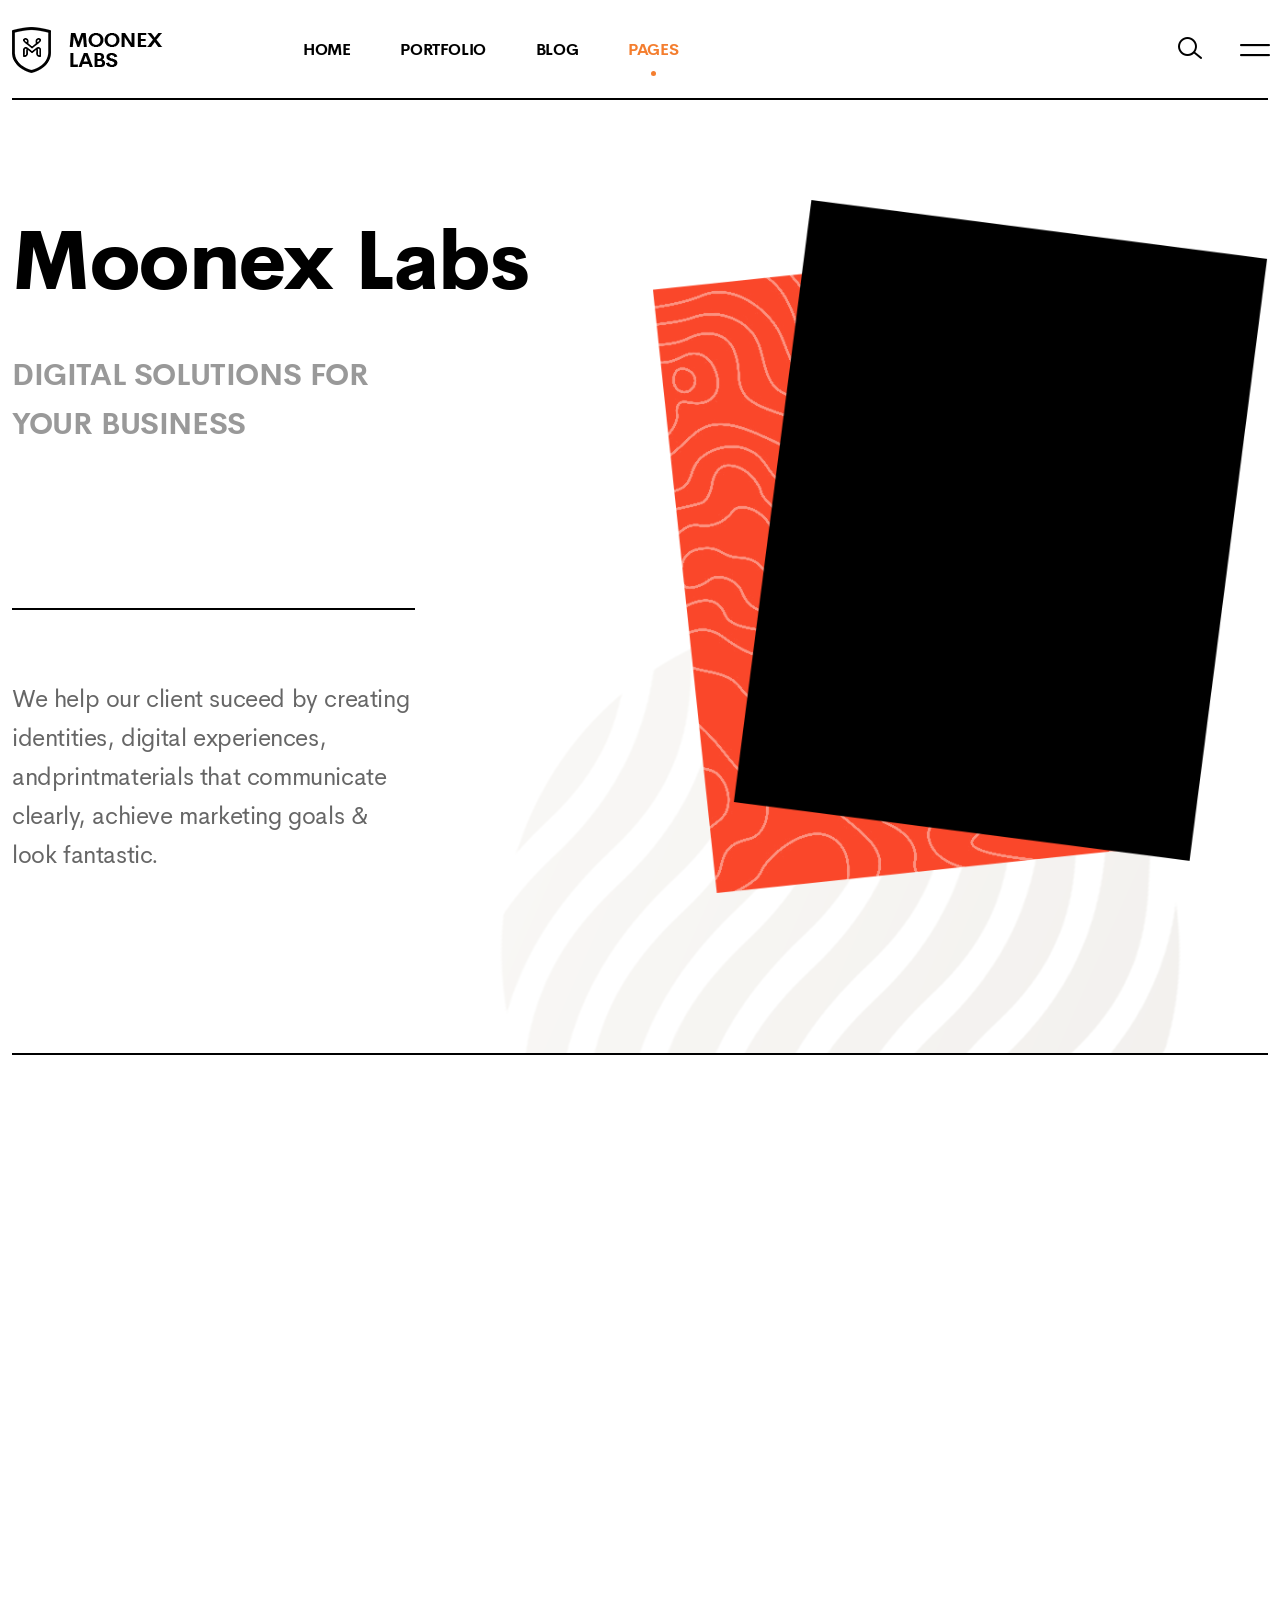
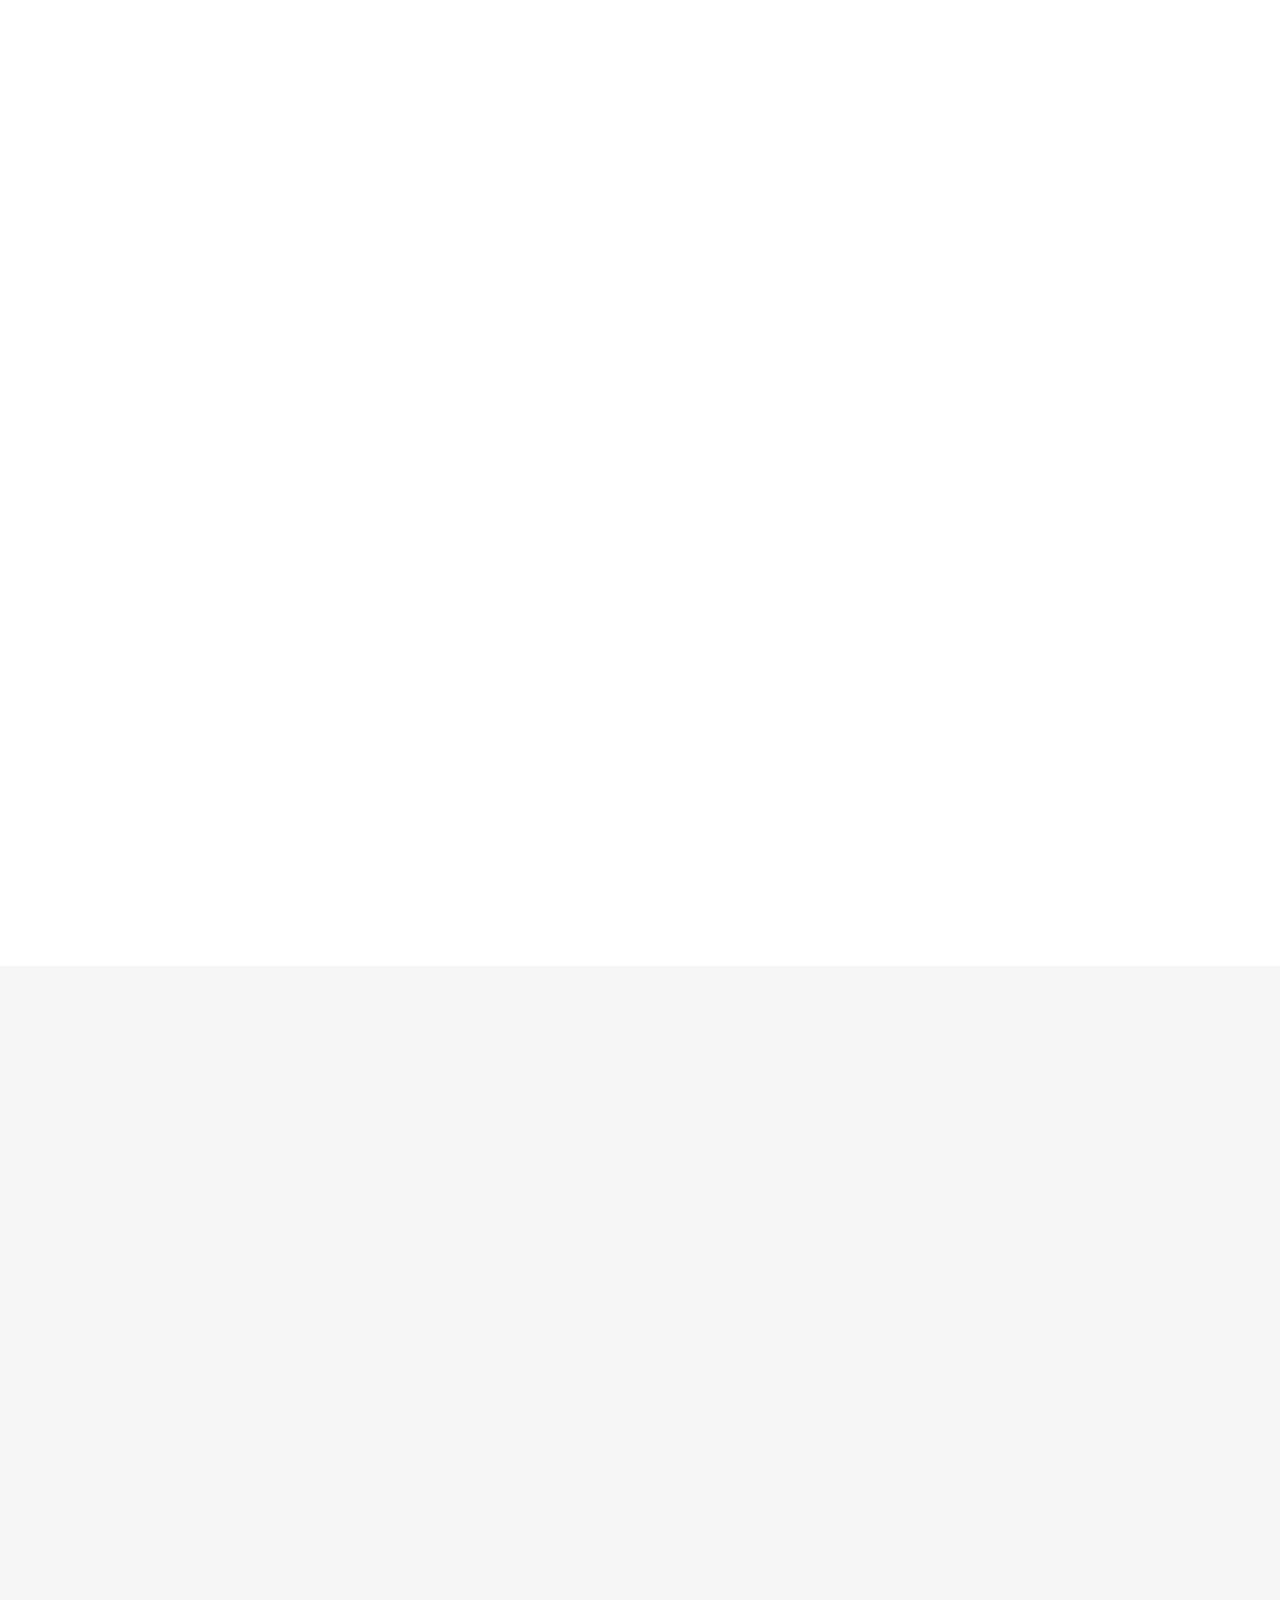
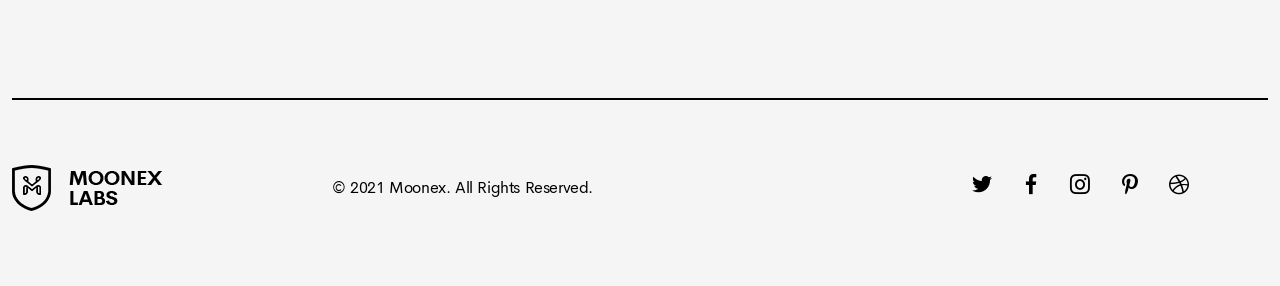
<file: about-us copy.html>
<!DOCTYPE html>
<html class="no-js ptf-is--about-us ptf-is--header-style-3 ptf-is--footer-style-1 ptf-is--custom-cursor ptf-is--footer-fixed" lang="en">

<head>
	<meta charset="utf-8">
	<title>Moonex - About Us</title>
	<meta name="description" content="Multipurpose HTML5 Template">
	<meta http-equiv="X-UA-Compatible" content="IE=edge">
	<meta name="viewport" content="width=device-width, initial-scale=1, maximum-scale=1">
	<!--Favicon-->
	<link rel="icon" type="image/png" href="assets/img/root/favicon.png">
	<!--Framework-->
	<link rel="stylesheet" href="assets/css/framework/bootstrap-reboot.min.css">
	<link rel="stylesheet" href="assets/css/framework/bootstrap-grid.min.css">
	<link rel="stylesheet" href="assets/css/framework/bootstrap-utilities.min.css">
	<!--Plugins-->
	<link rel="stylesheet" href="assets/css/ptf-plugins.min.css">
	<!--Fonts-->
	<link rel="stylesheet" href="https://fonts.googleapis.com/css2?family=Amiri&amp;display=swap">
	<link rel="stylesheet" href="assets/fonts/CerebriSans/style.css">
	<!--Icons-->
	<link rel="stylesheet" href="assets/fonts/LineIcons-PRO/WebFonts/Pro-Light/font-css/LinIconsPro-Light.css">
	<link rel="stylesheet" href="assets/fonts/LineIcons-PRO/WebFonts/Pro-Regular/font-css/LineIcons.css">
	<link rel="stylesheet" href="assets/fonts/Socicons/socicon.css">
	<!--Style-->
	<link rel="stylesheet" href="assets/css/ptf-main.min.css">
	<!--Custom-->
	<link rel="stylesheet" href="assets/css/custom.css">
</head>

<body>
	<!--Site Wrapper-->
	<div class="ptf-site-wrapper animsition">
		<!--Site Wrapper Inner-->
		<div class="ptf-site-wrapper__inner">
			<!--Header-->
			<header class="ptf-header ptf-header--style-3 ptf-header--opaque">
				<div class="ptf-navbar ptf-navbar--main ptf-navbar--sticky">
					<div class="container-xxl">
						<div class="ptf-navbar-inner">
							<!--Logo--><a class="ptf-navbar-logo" href="index.html"><img class="black" src="assets/img/root/logo-dark.png" alt="" loading="lazy"><img class="white" src="assets/img/root/logo-white.png" alt="" loading="lazy"></a>
							<!--Navigation-->
							<nav class="ptf-nav ptf-nav--default">
								<!--Menu-->
								<ul class="sf-menu">
									<li class="menu-item-has-children two-columns"><a href="index.html"><span>Home</span></a>
										<ul class="sub-menu">
											<li><a href="index.html"><span>Home Default</span></a>
											</li>
											<li><a href="home-studio.html"><span>Home Studio</span></a>
											</li>
											<li><a href="home-agency.html"><span>Home Agency</span></a>
											</li>
											<li><a href="home-minimal.html"><span>Home Minimal</span></a>
											</li>
											<li><a href="home-dark.html"><span>Home Dark</span></a>
											</li>
											<li><a href="home-parallax.html"><span>Home Parallax</span></a>
											</li>
											<li><a href="home-freelancer.html"><span>Home Freelancer</span></a>
											</li>
											<li><a href="home-vertical.html"><span>Home Vertical</span></a>
											</li>
											<li><a href="home-trending.html"><span>Home Trending</span></a>
											</li>
											<li><a href="home-modern.html"><span>Home Modern</span></a>
											</li>
										</ul>
									</li>
									<li class="menu-item-has-children"><a href="#"><span>Portfolio</span></a>
										<ul class="sub-menu">
											<li><a href="portfolio-grid.html"><span>Works Grid</span></a>
											</li>
											<li><a href="portfolio-masonry.html"><span>Works Masonry</span></a>
											</li>
											<li><a href="portfolio-listing.html"><span>Works Listing</span></a>
											</li>
											<li><a href="portfolio-carousel.html"><span>Works Carousel</span></a>
											</li>
											<li><a href="portfolio-showcase-1.html"><span>Work Showcase 1</span></a>
											</li>
											<li><a href="portfolio-showcase-2.html"><span>Work Showcase 2</span></a>
											</li>
										</ul>
									</li>
									<li class="menu-item-has-children"><a href="#"><span>Blog</span></a>
										<ul class="sub-menu">
											<li><a href="blog-grid.html"><span>Blog Grid</span></a>
											</li>
											<li><a href="blog-masonry.html"><span>Blog Masonry</span></a>
											</li>
											<li><a href="blog-sidebar.html"><span>Blog Sidebar</span></a>
											</li>
											<li><a href="single-post.html"><span>Single Post</span></a>
											</li>
											<li><a href="single-post-sidebar.html"><span>Single Post Sidebar</span></a>
											</li>
										</ul>
									</li>
									<li class="menu-item-has-children two-columns"><a href="#"><span>Pages</span></a>
										<ul class="sub-menu">
											<li class=" current-menu-item"><a href="about-us.html"><span>About Us</span></a>
											</li>
											<li><a href="about-me.html"><span>About Me</span></a>
											</li>
											<li><a href="services.html"><span>Services</span></a>
											</li>
											<li><a href="service-detail.html"><span>Service Detail</span></a>
											</li>
											<li><a href="pricing.html"><span>Pricing</span></a>
											</li>
											<li><a href="team.html"><span>Team</span></a>
											</li>
											<li><a href="faq.html"><span>FAQ</span></a>
											</li>
											<li><a href="contact.html"><span>Contact</span></a>
											</li>
											<li><a href="404.html"><span>Page 404</span></a>
											</li>
											<li><a href="coming-soon.html"><span>Coming Soon</span></a>
											</li>
										</ul>
									</li>
								</ul>
							</nav>
							<!--Buttons-->
							<!--Navbar Search-->
							<div class="ptf-navbar-search">
								<div class="ptf-navbar-search__wrapper">
									<form>
										<input type="text" placeholder="Type and hit enter to search...">
									</form>
								</div><a class="ptf-navbar-search__toggle" href="#"><i class="lnir lnir-search-alt"></i><i class="lnir lnir-close"></i></a>
							</div>
							<!--Offcanvas Menu Toggle--><a class="ptf-offcanvas-menu-icon js-offcanvas-menu-toggle" href="#"><i class="lnir lnir-menu-alt-5"></i></a>
						</div>
					</div>
				</div>
			</header>
			<!--Site Overlay-->
			<div class="ptf-site-overlay"></div>
			<!--Offcanvas Menu-->
			<div class="ptf-offcanvas-menu">
				<div class="ptf-offcanvas-menu__header">
					<div class="ptf-language-switcher"><a class="is-active" href="#">Eng</a><a href="#">Fra</a><a href="#">Ger</a></div><a class="ptf-offcanvas-menu-icon js-offcanvas-menu-toggle" href="#"><i class="lnir lnir-close"></i></a>
				</div>
				<div class="ptf-offcanvas-menu__navigation">
					<!--Navigation-->
					<nav class="ptf-nav ptf-nav--offcanvas">
						<!--Menu-->
						<ul class="sf-menu">
							<li class="menu-item-has-children two-columns"><a href="index.html"><span>Home</span></a>
								<ul class="sub-menu">
									<li><a href="index.html"><span>Home Default</span></a>
									</li>
									<li><a href="home-studio.html"><span>Home Studio</span></a>
									</li>
									<li><a href="home-agency.html"><span>Home Agency</span></a>
									</li>
									<li><a href="home-minimal.html"><span>Home Minimal</span></a>
									</li>
									<li><a href="home-dark.html"><span>Home Dark</span></a>
									</li>
									<li><a href="home-parallax.html"><span>Home Parallax</span></a>
									</li>
									<li><a href="home-freelancer.html"><span>Home Freelancer</span></a>
									</li>
									<li><a href="home-vertical.html"><span>Home Vertical</span></a>
									</li>
									<li><a href="home-trending.html"><span>Home Trending</span></a>
									</li>
									<li><a href="home-modern.html"><span>Home Modern</span></a>
									</li>
								</ul>
							</li>
							<li class="menu-item-has-children"><a href="#"><span>Portfolio</span></a>
								<ul class="sub-menu">
									<li><a href="portfolio-grid.html"><span>Works Grid</span></a>
									</li>
									<li><a href="portfolio-masonry.html"><span>Works Masonry</span></a>
									</li>
									<li><a href="portfolio-listing.html"><span>Works Listing</span></a>
									</li>
									<li><a href="portfolio-carousel.html"><span>Works Carousel</span></a>
									</li>
									<li><a href="portfolio-showcase-1.html"><span>Work Showcase 1</span></a>
									</li>
									<li><a href="portfolio-showcase-2.html"><span>Work Showcase 2</span></a>
									</li>
								</ul>
							</li>
							<li class="menu-item-has-children"><a href="#"><span>Blog</span></a>
								<ul class="sub-menu">
									<li><a href="blog-grid.html"><span>Blog Grid</span></a>
									</li>
									<li><a href="blog-masonry.html"><span>Blog Masonry</span></a>
									</li>
									<li><a href="blog-sidebar.html"><span>Blog Sidebar</span></a>
									</li>
									<li><a href="single-post.html"><span>Single Post</span></a>
									</li>
									<li><a href="single-post-sidebar.html"><span>Single Post Sidebar</span></a>
									</li>
								</ul>
							</li>
							<li class="menu-item-has-children two-columns"><a href="#"><span>Pages</span></a>
								<ul class="sub-menu">
									<li class=" current-menu-item"><a href="about-us.html"><span>About Us</span></a>
									</li>
									<li><a href="about-me.html"><span>About Me</span></a>
									</li>
									<li><a href="services.html"><span>Services</span></a>
									</li>
									<li><a href="service-detail.html"><span>Service Detail</span></a>
									</li>
									<li><a href="pricing.html"><span>Pricing</span></a>
									</li>
									<li><a href="team.html"><span>Team</span></a>
									</li>
									<li><a href="faq.html"><span>FAQ</span></a>
									</li>
									<li><a href="contact.html"><span>Contact</span></a>
									</li>
									<li><a href="404.html"><span>Page 404</span></a>
									</li>
									<li><a href="coming-soon.html"><span>Coming Soon</span></a>
									</li>
								</ul>
							</li>
						</ul>
					</nav>
				</div>
				<div class="ptf-offcanvas-menu__footer">
					<p class="ptf-offcanvas-menu__copyright">© 2021 <span>Moonex</span>. All Rights Reserved. <br>Development by <span>Paul Studio</span>.</p>
					<div class="ptf-offcanvas-menu__socials">
						<!--Social Icon--><a class="ptf-social-icon ptf-social-icon--style-3 twitter" href="#" target="_blank"><i class="socicon-twitter"></i></a>
						<!--Social Icon--><a class="ptf-social-icon ptf-social-icon--style-3 facebook" href="#" target="_blank"><i class="socicon-facebook"></i></a>
						<!--Social Icon--><a class="ptf-social-icon ptf-social-icon--style-3 instagram" href="#" target="_blank"><i class="socicon-instagram"></i></a>
					</div>
				</div>
			</div>
			<!--Main-->
			<main class="ptf-main">
				<article class="ptf-page ptf-page--about-us">
					<section>
						<!--Spacer-->
						<div class="ptf-spacer" style=" --ptf-xxl: 6.25rem; --ptf-md: 3.125rem;"></div>
						<div class="container-xxl">
							<div class="row align-items-center">
								<div class="col-xl-6">
									<!--Animated Block-->
									<div class="ptf-animated-block" data-aos="fade" data-aos-delay="0">
										<h1 class="large-heading">Moonex Labs</h1>
									</div>
									<!--Spacer-->
									<div class="ptf-spacer" style=" --ptf-xxl: 2.8125rem;"></div>
									<!--Animated Block-->
									<div class="ptf-animated-block" data-aos="fade" data-aos-delay="100">
										<p class="fz-30 fw-bold text-uppercase has-3-color">Digital solutions for <br>your business</p>
									</div>
									<!--Spacer-->
									<div class="ptf-spacer" style=" --ptf-xxl: 10rem; --ptf-md: 5rem;"></div>
									<div class="row">
										<div class="col-xl-8">
											<div style="max-width: 29.6875rem;">
												<!--Animated Block-->
												<div class="ptf-animated-block" data-aos="fade" data-aos-delay="200">
													<!--Divider-->
													<div class="ptf-divider"></div>
													<!--Spacer-->
													<div class="ptf-spacer" style=" --ptf-xxl: 4.375rem; --ptf-md: 2.1875rem;"></div>
													<p class="fz-24">We help our client suceed by creating identities, digital experiences, andprintmaterials that communicate clearly, achieve marketing goals & look fantastic.</p>
												</div>
											</div>
										</div>
									</div>
								</div>
								<div class="col-xl-6">
									<!--Spacer-->
									<div class="ptf-spacer" style=" --ptf-xl: 5.625rem;"></div>
									<!--Animated Block-->
									<div class="ptf-animated-block" data-aos="fade" data-aos-delay="300">
										<div class="text-center">
											<!--Mask Image-->
											<div class="ptf-mask-image"><img src="assets/img/about-us-main-image.jpg" alt="" loading="lazy" style="--ptf-mask-image: url(../img/root/about-us/about-us-main-image-mask.png);"><img src="assets/img/root/about-us/about-us-main-image-layer-1.png" alt="" loading="lazy"></div>
										</div>
									</div>
								</div>
							</div>
						</div>
						<!--Spacer-->
						<div class="ptf-spacer" style=" --ptf-xxl: 10rem; --ptf-md: 5rem;"></div>
					</section>
					<section>
						<div class="container-xxl">
							<!--Divider-->
							<div class="ptf-divider"></div>
						</div>
					</section>
					<section>
						<!--Spacer-->
						<div class="ptf-spacer" style=" --ptf-xxl: 10rem; --ptf-md: 5rem;"></div>
						<div class="container-xxl">
							<div class="row">
								<div class="col-lg-3">
									<!--Animated Block-->
									<div class="ptf-animated-block" data-aos="fade" data-aos-delay="0">
										<h1 class="large-heading">Our <br>Services</h1>
										<!--Spacer-->
										<div class="ptf-spacer" style=" --ptf-xxl: 2.5rem;"></div>
										<p class="fz-18">We help ambitious businesses like yours generate more profits by building awareness, driving web traffic, connecting with customers and growing overall sales.</p>
									</div>
									<!--Spacer-->
									<div class="ptf-spacer" style=" --ptf-lg: 4.375rem; --ptf-md: 2.1875rem;"></div>
								</div>
								<div class="col-lg-8 offset-lg-1">
									<!--Animated Block-->
									<div class="ptf-animated-block" data-aos="fade" data-aos-delay="0">
										<!--Services Box-->
										<div class="ptf-service-box "><a class="ptf-service-box__link" href="service-detail.html"></a>
											<div class="ptf-service-box__icon"><i class="lnil lnil-cup"></i></div>
											<h5 class="ptf-service-box__title">Brand <br>Consultant</h5>
											<div class="ptf-service-box__content">
												<p>We build and activate brands throung cultural insight &amp; strategic vision.
												</p>
											</div>
											<div class="ptf-service-box__arrow"><i class="lnil lnil-chevron-right"></i></div>
										</div>
									</div>
									<!--Animated Block-->
									<div class="ptf-animated-block" data-aos="fade" data-aos-delay="0">
										<!--Services Box-->
										<div class="ptf-service-box "><a class="ptf-service-box__link" href="service-detail.html"></a>
											<div class="ptf-service-box__icon"><i class="lnil lnil-website-rank"></i></div>
											<h5 class="ptf-service-box__title">UI/UX <br>Solution</h5>
											<div class="ptf-service-box__content">
												<p>We build and activate brands throung cultural insight &amp; strategic vision.
												</p>
											</div>
											<div class="ptf-service-box__arrow"><i class="lnil lnil-chevron-right"></i></div>
										</div>
									</div>
									<!--Animated Block-->
									<div class="ptf-animated-block" data-aos="fade" data-aos-delay="0">
										<!--Services Box-->
										<div class="ptf-service-box "><a class="ptf-service-box__link" href="service-detail.html"></a>
											<div class="ptf-service-box__icon"><i class="lnil lnil-3d"></i></div>
											<h5 class="ptf-service-box__title">Packaging</h5>
											<div class="ptf-service-box__content">
												<p>We build and activate brands throung cultural insight &amp; strategic vision.
												</p>
											</div>
											<div class="ptf-service-box__arrow"><i class="lnil lnil-chevron-right"></i></div>
										</div>
									</div>
									<!--Animated Block-->
									<div class="ptf-animated-block" data-aos="fade" data-aos-delay="0">
										<!--Services Box-->
										<div class="ptf-service-box "><a class="ptf-service-box__link" href="service-detail.html"></a>
											<div class="ptf-service-box__icon"><i class="lnil lnil-video-camera-alt-1"></i></div>
											<h5 class="ptf-service-box__title">Motion Video <br>& TVC</h5>
											<div class="ptf-service-box__content">
												<p>We build and activate brands throung cultural insight &amp; strategic vision.
												</p>
											</div>
											<div class="ptf-service-box__arrow"><i class="lnil lnil-chevron-right"></i></div>
										</div>
									</div>
								</div>
							</div>
							<!--Spacer-->
							<div class="ptf-spacer" style=" --ptf-xxl: 7.5rem; --ptf-md: 3.75rem;"></div>
							<div class="row" style="--bs-gutter-y: 2rem;">
								<div class="col-6">
									<!--Animated Block-->
									<div class="ptf-animated-block" data-aos="fade" data-aos-delay="0">
										<!--Simple Image-->
										<div class="ptf-simple-image"><a href="assets/img/about-us-image-1.png" data-fancybox rel="nofollow"><img src="assets/img/about-us-image-1.png" alt="" loading="lazy"></a>
										</div>
									</div>
								</div>
								<div class="col-6">
									<!--Animated Block-->
									<div class="ptf-animated-block" data-aos="fade" data-aos-delay="100">
										<!--Simple Image-->
										<div class="ptf-simple-image"><a href="assets/img/about-us-image-2.png" data-fancybox rel="nofollow"><img src="assets/img/about-us-image-2.png" alt="" loading="lazy"></a>
										</div>
									</div>
								</div>
							</div>
						</div>
					</section>
					<section>
						<!--Spacer-->
						<div class="ptf-spacer" style=" --ptf-xxl: 10rem; --ptf-md: 5rem;"></div>
						<div class="container-xxl">
							<div class="row">
								<div class="col-12">
									<!--Animated Block-->
									<div class="ptf-animated-block" data-aos="fade" data-aos-delay="0">
										<h2 class="h1 large-heading">Moonex’s Partners</h2>
									</div>
									<!--Spacer-->
									<div class="ptf-spacer" style=" --ptf-xxl: 7.5rem; --ptf-md: 3.75rem;"></div>
								</div>
							</div>
							<div class="row" style="--bs-gutter-y: 2rem;">
								<div class="col-6 col-md-3 col-lg-2">
									<!--Animated Block-->
									<div class="ptf-animated-block" data-aos="fade" data-aos-delay="0">
										<!--Partner Box-->
										<div class="ptf-partner-box" style="--ptf-hover-background: #fcf8f4; --ptf-image-height: 85px;">
											<div class="ptf-partner-box__image"><img src="assets/img/root/partners/image-1.png" alt="Zeplin" loading="lazy"></div>
											<h6 class="ptf-partner-box__title">Zeplin
											</h6>
										</div>
									</div>
								</div>
								<div class="col-6 col-md-3 col-lg-2">
									<!--Animated Block-->
									<div class="ptf-animated-block" data-aos="fade" data-aos-delay="100">
										<!--Partner Box-->
										<div class="ptf-partner-box" style="--ptf-hover-background: #f3f7fc; --ptf-image-height: 78px;">
											<div class="ptf-partner-box__image"><img src="assets/img/root/partners/image-2.png" alt="Dropbox" loading="lazy"></div>
											<h6 class="ptf-partner-box__title">Dropbox
											</h6>
										</div>
									</div>
								</div>
								<div class="col-6 col-md-3 col-lg-2">
									<!--Animated Block-->
									<div class="ptf-animated-block" data-aos="fade" data-aos-delay="200">
										<!--Partner Box-->
										<div class="ptf-partner-box" style="--ptf-hover-background: #f9fcf3; --ptf-image-height: 90px;">
											<div class="ptf-partner-box__image"><img src="assets/img/root/partners/image-3.png" alt="Shopify" loading="lazy"></div>
											<h6 class="ptf-partner-box__title">Shopify
											</h6>
										</div>
									</div>
								</div>
								<div class="col-6 col-md-3 col-lg-2">
									<!--Animated Block-->
									<div class="ptf-animated-block" data-aos="fade" data-aos-delay="300">
										<!--Partner Box-->
										<div class="ptf-partner-box" style="--ptf-hover-background: #f9f9f9; --ptf-image-height: 90px;">
											<div class="ptf-partner-box__image"><img src="assets/img/root/partners/image-4.png" alt="Slack" loading="lazy"></div>
											<h6 class="ptf-partner-box__title">Slack
											</h6>
										</div>
									</div>
								</div>
								<div class="col-6 col-md-3 col-lg-2">
									<!--Animated Block-->
									<div class="ptf-animated-block" data-aos="fade" data-aos-delay="400">
										<!--Partner Box-->
										<div class="ptf-partner-box" style="--ptf-hover-background: #fdf4fb; --ptf-image-height: 62px;">
											<div class="ptf-partner-box__image"><img src="assets/img/root/partners/image-5.png" alt="WooCommerce" loading="lazy"></div>
											<h6 class="ptf-partner-box__title">WooCommerce
											</h6>
										</div>
									</div>
								</div>
								<div class="col-6 col-md-3 col-lg-2">
									<!--Animated Block-->
									<div class="ptf-animated-block" data-aos="fade" data-aos-delay="500">
										<!--Partner Box-->
										<div class="ptf-partner-box" style="--ptf-hover-background: #fdf4fb; --ptf-image-height: 77px;">
											<div class="ptf-partner-box__image"><img src="assets/img/root/partners/image-6.png" alt="InvisionApp" loading="lazy"></div>
											<h6 class="ptf-partner-box__title">InvisionApp
											</h6>
										</div>
									</div>
								</div>
							</div>
							<div class="row">
								<div class="col-12">
									<!--Spacer-->
									<div class="ptf-spacer" style=" --ptf-xxl: 8.75rem; --ptf-md: 4.375rem;"></div>
									<!--Divider-->
									<div class="ptf-divider"></div>
									<!--Spacer-->
									<div class="ptf-spacer" style=" --ptf-xxl: 6.25rem; --ptf-md: 3.125rem;"></div>
								</div>
							</div>
							<div class="row" style="--bs-gutter-y: 2rem;">
								<div class="col-6 col-lg-3">
									<!--Animated Block-->
									<div class="ptf-animated-block" data-aos="fade" data-aos-delay="0">
										<!--Counter Up-->
										<div class="ptf-counter-up ptf-counter-up--style-1">
											<div class="ptf-counter-up__value" data-prefix="" data-suffix="">12
											</div>
											<h5 class="ptf-counter-up__title">Years of <br>Experience</h5>
										</div>
									</div>
								</div>
								<div class="col-6 col-lg-3">
									<!--Animated Block-->
									<div class="ptf-animated-block" data-aos="fade" data-aos-delay="100">
										<!--Counter Up-->
										<div class="ptf-counter-up ptf-counter-up--style-1">
											<div class="ptf-counter-up__value" data-prefix="" data-suffix="">820
											</div>
											<h5 class="ptf-counter-up__title">Satisfaction <br>Clients</h5>
										</div>
									</div>
								</div>
								<div class="col-6 col-lg-3">
									<!--Animated Block-->
									<div class="ptf-animated-block" data-aos="fade" data-aos-delay="200">
										<!--Counter Up-->
										<div class="ptf-counter-up ptf-counter-up--style-1">
											<div class="ptf-counter-up__value" data-prefix="" data-suffix="">643
											</div>
											<h5 class="ptf-counter-up__title">Employees on <br>Worldwide</h5>
										</div>
									</div>
								</div>
								<div class="col-6 col-lg-3">
									<!--Animated Block-->
									<div class="ptf-animated-block" data-aos="fade" data-aos-delay="300">
										<!--Counter Up-->
										<div class="ptf-counter-up ptf-counter-up--style-1">
											<div class="ptf-counter-up__value" data-prefix="" data-suffix="">1875
											</div>
											<h5 class="ptf-counter-up__title">Projects Completed <br>on 60 Countries</h5>
										</div>
									</div>
								</div>
							</div>
						</div>
						<!--Spacer-->
						<div class="ptf-spacer" style=" --ptf-xxl: 10rem; --ptf-md: 5rem;"></div>
					</section>
					<section class="jarallax"><img class="jarallax-img" src="assets/img/about-us-testimonial-background.png" alt="" loading="lazy">
						<!--Spacer-->
						<div class="ptf-spacer" style=" --ptf-xxl: 12.5rem; --ptf-md: 6.25rem;"></div>
						<div class="container-xxl">
							<div class="row">
								<div class="col-xl-4">
									<!--Animated Block-->
									<div class="ptf-animated-block" data-aos="fade" data-aos-delay="0"><img src="assets/img/root/quote.png" alt="" loading="lazy">
									</div>
									<!--Spacer-->
									<div class="ptf-spacer" style=" --ptf-xl: 3.75rem;"></div>
								</div>
								<div class="col-xl-8">
									<!--Animated Block-->
									<div class="ptf-animated-block" data-aos="fade" data-aos-delay="100">
										<!--Testimonial-->
										<div class="ptf-testimonial ptf-testimonial--style-2" style="--ptf-text-align: left; --ptf-content-color: var(--ptf-color-white); --ptf-author-color: var(--ptf-color-white); --ptf-info-color: var(--ptf-color-white);">
											<div class="ptf-testimonial__content">
												<p>“I don’t know what else to say, this is something that you haven’t seen before. Unique design, lightweight, and outstanding support!”</p>
											</div>
											<div class="ptf-testimonial__meta">
												<h6 class="ptf-testimonial__author">Pavel. S
												</h6>
												<div class="ptf-testimonial__info">CEO at Liarch Studio</div>
											</div>
										</div>
									</div>
								</div>
							</div>
						</div>
						<!--Spacer-->
						<div class="ptf-spacer" style=" --ptf-xxl: 12.5rem; --ptf-md: 6.25rem;"></div>
					</section>
					<section>
						<!--Spacer-->
						<div class="ptf-spacer" style=" --ptf-xxl: 11.875rem; --ptf-md: 5.9375rem;"></div>
						<div class="container-xxl">
							<div class="row">
								<div class="col-lg-4">
									<!--Animated Block-->
									<div class="ptf-animated-block" data-aos="fade" data-aos-delay="0">
										<h2 class="h1 large-heading">Our<br>Awards</h2>
									</div>
									<!--Spacer-->
									<div class="ptf-spacer" style=" --ptf-lg: 3.75rem;"></div>
								</div>
								<div class="col-lg-8">
									<!--Rewards List-->
									<ul class="ptf-rewards-list ptf-rewards-list--small" style="--ptf-border-width: 2px; --ptf-border-color: var(--ptf-color-black);">
										<li class="ptf-rewards-item" data-aos="fade" data-aos-delay="0">
											<div class="ptf-rewards-item__date">2021
											</div>
											<div class="ptf-rewards-item__logo"><img src="assets/img/root/rewards/logo-4.png" alt="" loading="lazy"></div>
											<div class="ptf-rewards-item__content">
												<div class="ptf-rewards-project">
													<div class="ptf-rewards-project__content">
														<h5><a href="#">POTY 2021</a>
														</h5><span>SPA Brand Redesign</span>
													</div>
													<div class="ptf-rewards-project__link"><a class="ptf-link-with-arrow text-uppercase fz-14" href="#">See project</a></div>
												</div>
												<div class="ptf-rewards-project">
													<div class="ptf-rewards-project__content">
														<h5><a href="#">Design Inspiration #5</a>
														</h5><span>MNX Business Card</span>
													</div>
													<div class="ptf-rewards-project__link"><a class="ptf-link-with-arrow text-uppercase fz-14" href="#">See project</a></div>
												</div>
											</div>
										</li>
										<li class="ptf-rewards-item" data-aos="fade" data-aos-delay="100">
											<div class="ptf-rewards-item__date">2020
											</div>
											<div class="ptf-rewards-item__logo"><img src="assets/img/root/rewards/logo-2.png" alt="" loading="lazy"></div>
											<div class="ptf-rewards-item__content">
												<div class="ptf-rewards-project">
													<div class="ptf-rewards-project__content">
														<h5><a href="#">Websites Of The Year 2020</a>
														</h5><span>Lewis Studio</span>
													</div>
													<div class="ptf-rewards-project__link"><a class="ptf-link-with-arrow text-uppercase fz-14" href="#">See project</a></div>
												</div>
												<div class="ptf-rewards-project">
													<div class="ptf-rewards-project__content">
														<h5><a href="#">Websites Of The Month, August 2020</a>
														</h5><span>Liarch Architecture Firm Website</span>
													</div>
													<div class="ptf-rewards-project__link"><a class="ptf-link-with-arrow text-uppercase fz-14" href="#">See project</a></div>
												</div>
												<div class="ptf-rewards-project">
													<div class="ptf-rewards-project__content">
														<h5><a href="#">Best 20 Websites Favourite 2020</a>
														</h5><span>Bauhaus Arc Site</span>
													</div>
													<div class="ptf-rewards-project__link"><a class="ptf-link-with-arrow text-uppercase fz-14" href="#">See project</a></div>
												</div>
											</div>
										</li>
										<li class="ptf-rewards-item" data-aos="fade" data-aos-delay="200">
											<div class="ptf-rewards-item__date">2019
											</div>
											<div class="ptf-rewards-item__logo"><img src="assets/img/root/rewards/logo-3.png" alt="" loading="lazy"></div>
											<div class="ptf-rewards-item__content">
												<div class="ptf-rewards-project">
													<div class="ptf-rewards-project__content">
														<h5><a href="#">1st Winner Portfolio Review US 2019</a>
														</h5><span>Designer Logan Cee</span>
													</div>
													<div class="ptf-rewards-project__link"><a class="ptf-link-with-arrow text-uppercase fz-14" href="#">See project</a></div>
												</div>
											</div>
										</li>
									</ul>
								</div>
							</div>
						</div>
						<!--Spacer-->
						<div class="ptf-spacer" style=" --ptf-xxl: 10rem; --ptf-md: 5rem;"></div>
					</section>
				</article>
			</main>
		</div>
		<!--Footer-->
		<footer class="ptf-footer ptf-footer--style-1">
			<div class="container-xxl">
				<div class="ptf-footer__top">
					<div class="row">
						<div class="col-12 col-xl-6">
							<!--Animated Block-->
							<div class="ptf-animated-block" data-aos="fade" data-aos-delay="0">
								<div class="ptf-footer-heading has-black-color" style="max-width: 37.5rem;">Boost Your Business Up To High Level</div>
								<div class="ptf-footer-heading has-black-color">Start by <a class="has-accent-1 text-decoration-underline" href="contact.html">Saying Hi!</a></div>
							</div>
						</div>
						<div class="col-12 col-md-6 col-xl-3">
							<!--Animated Block-->
							<div class="ptf-animated-block" data-aos="fade" data-aos-delay="100">
								<div class="ptf-widget ptf-widget-links has-black-color">
									<h4 class="ptf-widget-title">Links</h4>
									<ul>
										<li><a href="faq.html">Faqs</a></li>
										<li><a href="#">Term & Conditions</a></li>
										<li><a href="#">Privacy Policy</a></li>
										<li><a href="#">Help</a></li>
										<li><a href="#">Affiliate</a></li>
										<li><a href="services.html">Services</a></li>
									</ul>
								</div>
							</div>
						</div>
						<div class="col-12 col-md-6 col-xl-3">
							<!--Animated Block-->
							<div class="ptf-animated-block" data-aos="fade" data-aos-delay="200">
								<div class="ptf-widget ptf-widget-text">
									<h4 class="ptf-widget-title">Contact</h4>
									<p class="fz-24">90 Fairground Rd, FL 3290, United States</p><a class="fz-40 has-black-color" href="mailto:hello@moonex.co">hello@moonex.co</a>
								</div>
								<div class="ptf-widget ptf-widget-links has-black-color">
									<ul>
										<li><a href="portfolio-grid.html">Works</a></li>
										<li><a href="about-us.html">About</a></li>
										<li><a href="blog-grid.html">News</a></li>
										<li><a href="contact.html">Contact</a></li>
									</ul>
								</div>
							</div>
						</div>
					</div>
				</div>
				<div class="ptf-footer__bottom">
					<div class="row align-items-center">
						<div class="col-12 col-md"><a href="index.html"><img src="assets/img/root/logo-dark.png" alt="" loading="lazy"></a></div>
						<div class="col-12 col-md">
							<p class="ptf-footer-copyright has-black-color">© 2021 <span>Moonex</span>. All Rights Reserved.</p>
						</div>
						<div class="col-12 col-md d-none d-xl-block"></div>
						<div class="col-12 col-lg">
							<div class="ptf-footer-socials has-black-color">
								<!--Social Icon--><a class="ptf-social-icon ptf-social-icon--style-1 twitter" href="#" target="_blank"><i class="socicon-twitter"></i></a>
								<!--Social Icon--><a class="ptf-social-icon ptf-social-icon--style-1 facebook" href="#" target="_blank"><i class="socicon-facebook"></i></a>
								<!--Social Icon--><a class="ptf-social-icon ptf-social-icon--style-1 instagram" href="#" target="_blank"><i class="socicon-instagram"></i></a>
								<!--Social Icon--><a class="ptf-social-icon ptf-social-icon--style-1 pinterest" href="#" target="_blank"><i class="socicon-pinterest"></i></a>
								<!--Social Icon--><a class="ptf-social-icon ptf-social-icon--style-1 dribbble" href="#" target="_blank"><i class="socicon-dribbble"></i></a>
							</div>
						</div>
					</div>
				</div>
			</div>
		</footer>
	</div>
	<!--Libs-->
	<script src="assets/scripts/ptf-plugins.min.js"></script>
	<script src="assets/scripts/ptf-helpers.js"></script>
	<script src="assets/scripts/ptf-controllers.min.js"></script>
</body>

</html>
</file>
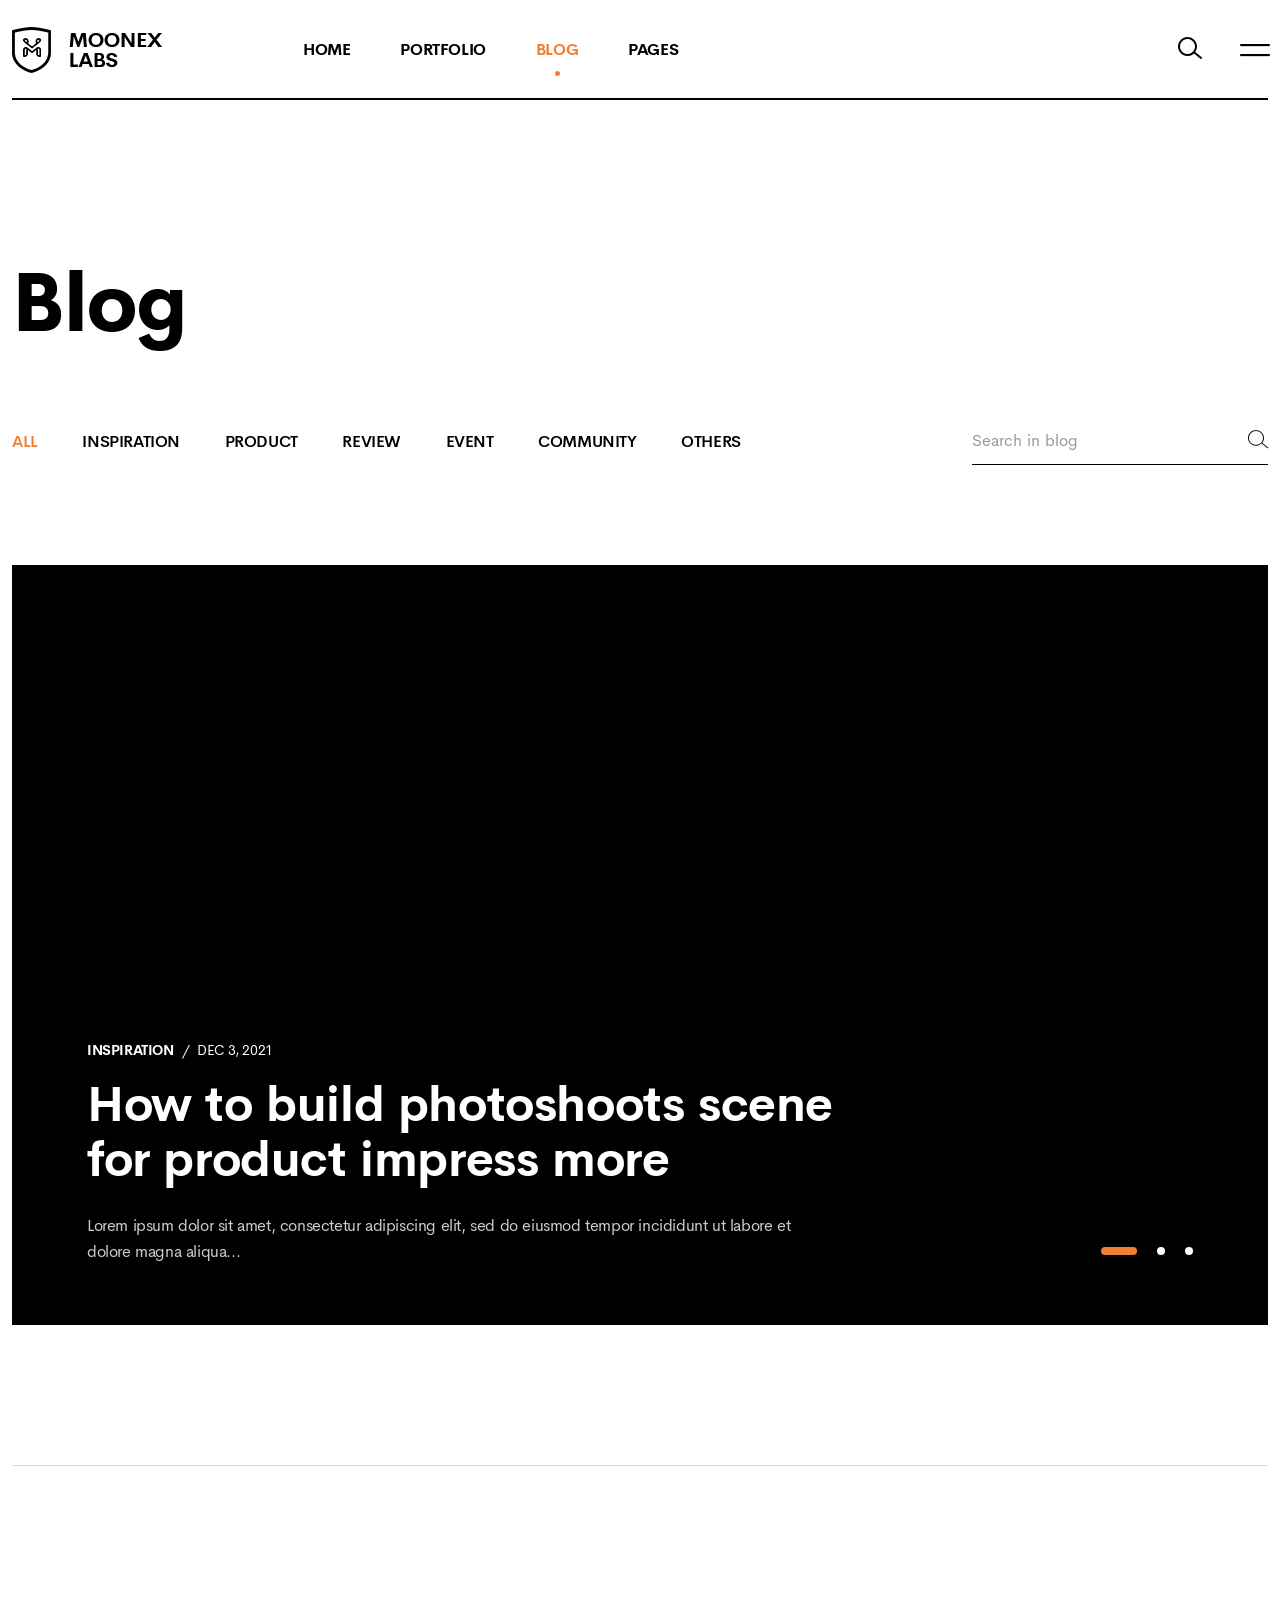
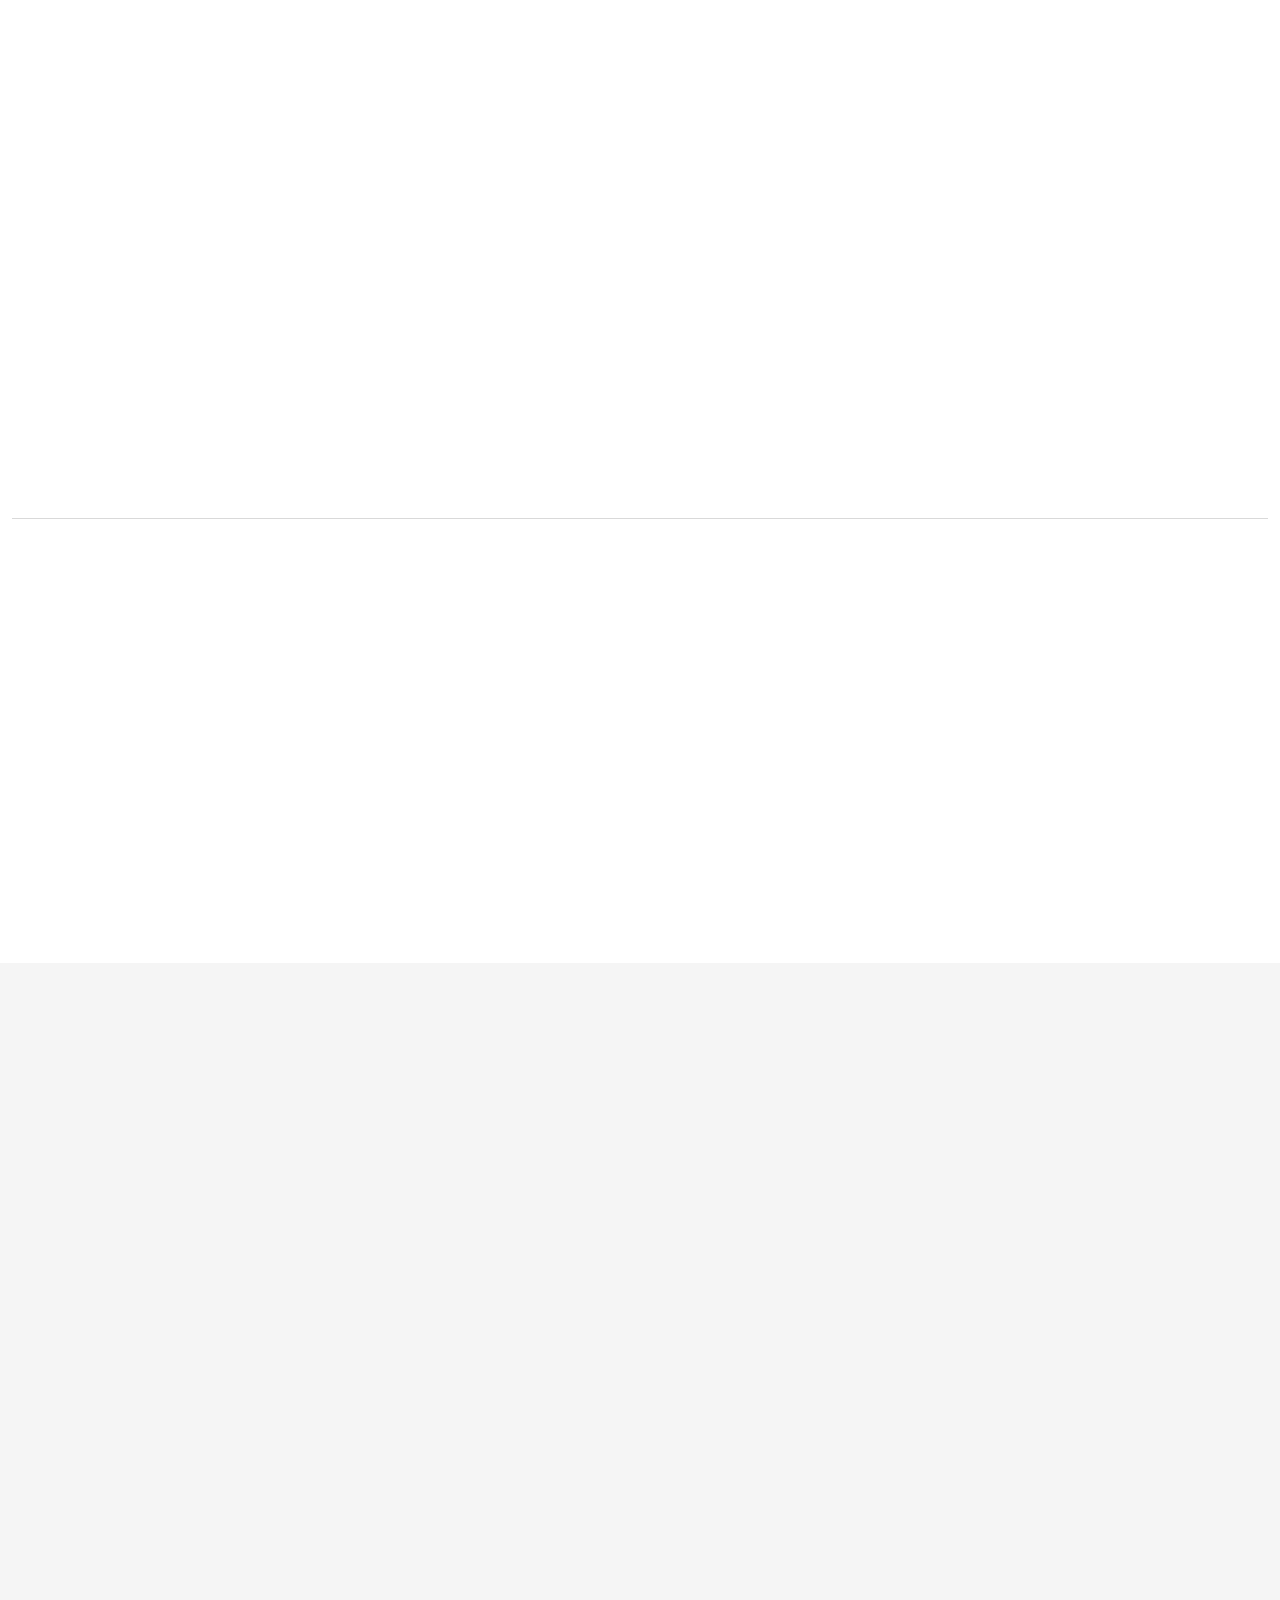
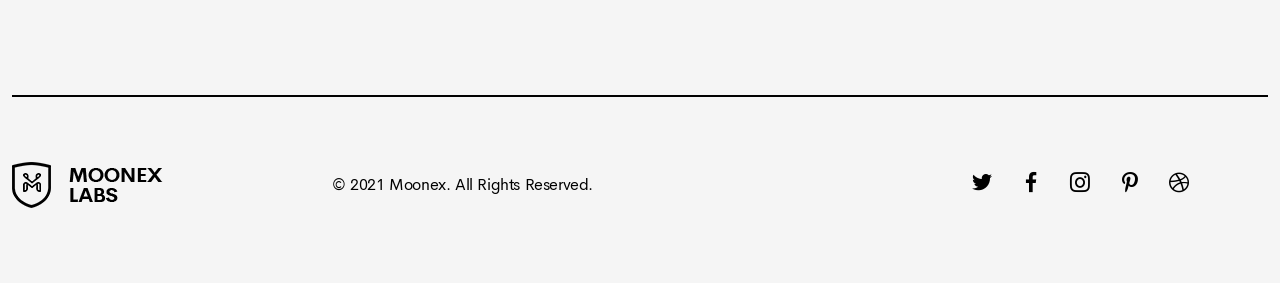
<file: blog-grid.html>
<!DOCTYPE html>
<html class="no-js ptf-is--blog-grid ptf-is--header-style-3 ptf-is--footer-style-1 ptf-is--custom-cursor ptf-is--footer-fixed" lang="en">

<head>
	<meta charset="utf-8">
	<title>Moonex - Blog Grid</title>
	<meta name="description" content="Multipurpose HTML5 Template">
	<meta http-equiv="X-UA-Compatible" content="IE=edge">
	<meta name="viewport" content="width=device-width, initial-scale=1, maximum-scale=1">
	<!--Favicon-->
	<link rel="icon" type="image/png" href="assets/img/root/favicon.png">
	<!--Framework-->
	<link rel="stylesheet" href="assets/css/framework/bootstrap-reboot.min.css">
	<link rel="stylesheet" href="assets/css/framework/bootstrap-grid.min.css">
	<link rel="stylesheet" href="assets/css/framework/bootstrap-utilities.min.css">
	<!--Plugins-->
	<link rel="stylesheet" href="assets/css/ptf-plugins.min.css">
	<!--Fonts-->
	<link rel="stylesheet" href="https://fonts.googleapis.com/css2?family=Amiri&amp;display=swap">
	<link rel="stylesheet" href="assets/fonts/CerebriSans/style.css">
	<!--Icons-->
	<link rel="stylesheet" href="assets/fonts/LineIcons-PRO/WebFonts/Pro-Light/font-css/LinIconsPro-Light.css">
	<link rel="stylesheet" href="assets/fonts/LineIcons-PRO/WebFonts/Pro-Regular/font-css/LineIcons.css">
	<link rel="stylesheet" href="assets/fonts/Socicons/socicon.css">
	<!--Style-->
	<link rel="stylesheet" href="assets/css/ptf-main.min.css">
	<!--Custom-->
	<link rel="stylesheet" href="assets/css/custom.css">
</head>

<body>
	<!--Site Wrapper-->
	<div class="ptf-site-wrapper animsition">
		<!--Site Wrapper Inner-->
		<div class="ptf-site-wrapper__inner">
			<!--Header-->
			<header class="ptf-header ptf-header--style-3 ptf-header--opaque">
				<div class="ptf-navbar ptf-navbar--main ptf-navbar--sticky">
					<div class="container-xxl">
						<div class="ptf-navbar-inner">
							<!--Logo--><a class="ptf-navbar-logo" href="index.html"><img class="black" src="assets/img/root/logo-dark.png" alt="" loading="lazy"><img class="white" src="assets/img/root/logo-white.png" alt="" loading="lazy"></a>
							<!--Navigation-->
							<nav class="ptf-nav ptf-nav--default">
								<!--Menu-->
								<ul class="sf-menu">
									<li class="menu-item-has-children two-columns"><a href="index.html"><span>Home</span></a>
										<ul class="sub-menu">
											<li><a href="index.html"><span>Home Default</span></a>
											</li>
											<li><a href="home-studio.html"><span>Home Studio</span></a>
											</li>
											<li><a href="home-agency.html"><span>Home Agency</span></a>
											</li>
											<li><a href="home-minimal.html"><span>Home Minimal</span></a>
											</li>
											<li><a href="home-dark.html"><span>Home Dark</span></a>
											</li>
											<li><a href="home-parallax.html"><span>Home Parallax</span></a>
											</li>
											<li><a href="home-freelancer.html"><span>Home Freelancer</span></a>
											</li>
											<li><a href="home-vertical.html"><span>Home Vertical</span></a>
											</li>
											<li><a href="home-trending.html"><span>Home Trending</span></a>
											</li>
											<li><a href="home-modern.html"><span>Home Modern</span></a>
											</li>
										</ul>
									</li>
									<li class="menu-item-has-children"><a href="#"><span>Portfolio</span></a>
										<ul class="sub-menu">
											<li><a href="portfolio-grid.html"><span>Works Grid</span></a>
											</li>
											<li><a href="portfolio-masonry.html"><span>Works Masonry</span></a>
											</li>
											<li><a href="portfolio-listing.html"><span>Works Listing</span></a>
											</li>
											<li><a href="portfolio-carousel.html"><span>Works Carousel</span></a>
											</li>
											<li><a href="portfolio-showcase-1.html"><span>Work Showcase 1</span></a>
											</li>
											<li><a href="portfolio-showcase-2.html"><span>Work Showcase 2</span></a>
											</li>
										</ul>
									</li>
									<li class="menu-item-has-children"><a href="#"><span>Blog</span></a>
										<ul class="sub-menu">
											<li class=" current-menu-item"><a href="blog-grid.html"><span>Blog Grid</span></a>
											</li>
											<li><a href="blog-masonry.html"><span>Blog Masonry</span></a>
											</li>
											<li><a href="blog-sidebar.html"><span>Blog Sidebar</span></a>
											</li>
											<li><a href="single-post.html"><span>Single Post</span></a>
											</li>
											<li><a href="single-post-sidebar.html"><span>Single Post Sidebar</span></a>
											</li>
										</ul>
									</li>
									<li class="menu-item-has-children two-columns"><a href="#"><span>Pages</span></a>
										<ul class="sub-menu">
											<li><a href="about-us.html"><span>About Us</span></a>
											</li>
											<li><a href="about-me.html"><span>About Me</span></a>
											</li>
											<li><a href="services.html"><span>Services</span></a>
											</li>
											<li><a href="service-detail.html"><span>Service Detail</span></a>
											</li>
											<li><a href="pricing.html"><span>Pricing</span></a>
											</li>
											<li><a href="team.html"><span>Team</span></a>
											</li>
											<li><a href="faq.html"><span>FAQ</span></a>
											</li>
											<li><a href="contact.html"><span>Contact</span></a>
											</li>
											<li><a href="404.html"><span>Page 404</span></a>
											</li>
											<li><a href="coming-soon.html"><span>Coming Soon</span></a>
											</li>
										</ul>
									</li>
								</ul>
							</nav>
							<!--Buttons-->
							<!--Navbar Search-->
							<div class="ptf-navbar-search">
								<div class="ptf-navbar-search__wrapper">
									<form>
										<input type="text" placeholder="Type and hit enter to search...">
									</form>
								</div><a class="ptf-navbar-search__toggle" href="#"><i class="lnir lnir-search-alt"></i><i class="lnir lnir-close"></i></a>
							</div>
							<!--Offcanvas Menu Toggle--><a class="ptf-offcanvas-menu-icon js-offcanvas-menu-toggle" href="#"><i class="lnir lnir-menu-alt-5"></i></a>
						</div>
					</div>
				</div>
			</header>
			<!--Site Overlay-->
			<div class="ptf-site-overlay"></div>
			<!--Offcanvas Menu-->
			<div class="ptf-offcanvas-menu">
				<div class="ptf-offcanvas-menu__header">
					<div class="ptf-language-switcher"><a class="is-active" href="#">Eng</a><a href="#">Fra</a><a href="#">Ger</a></div><a class="ptf-offcanvas-menu-icon js-offcanvas-menu-toggle" href="#"><i class="lnir lnir-close"></i></a>
				</div>
				<div class="ptf-offcanvas-menu__navigation">
					<!--Navigation-->
					<nav class="ptf-nav ptf-nav--offcanvas">
						<!--Menu-->
						<ul class="sf-menu">
							<li class="menu-item-has-children two-columns"><a href="index.html"><span>Home</span></a>
								<ul class="sub-menu">
									<li><a href="index.html"><span>Home Default</span></a>
									</li>
									<li><a href="home-studio.html"><span>Home Studio</span></a>
									</li>
									<li><a href="home-agency.html"><span>Home Agency</span></a>
									</li>
									<li><a href="home-minimal.html"><span>Home Minimal</span></a>
									</li>
									<li><a href="home-dark.html"><span>Home Dark</span></a>
									</li>
									<li><a href="home-parallax.html"><span>Home Parallax</span></a>
									</li>
									<li><a href="home-freelancer.html"><span>Home Freelancer</span></a>
									</li>
									<li><a href="home-vertical.html"><span>Home Vertical</span></a>
									</li>
									<li><a href="home-trending.html"><span>Home Trending</span></a>
									</li>
									<li><a href="home-modern.html"><span>Home Modern</span></a>
									</li>
								</ul>
							</li>
							<li class="menu-item-has-children"><a href="#"><span>Portfolio</span></a>
								<ul class="sub-menu">
									<li><a href="portfolio-grid.html"><span>Works Grid</span></a>
									</li>
									<li><a href="portfolio-masonry.html"><span>Works Masonry</span></a>
									</li>
									<li><a href="portfolio-listing.html"><span>Works Listing</span></a>
									</li>
									<li><a href="portfolio-carousel.html"><span>Works Carousel</span></a>
									</li>
									<li><a href="portfolio-showcase-1.html"><span>Work Showcase 1</span></a>
									</li>
									<li><a href="portfolio-showcase-2.html"><span>Work Showcase 2</span></a>
									</li>
								</ul>
							</li>
							<li class="menu-item-has-children"><a href="#"><span>Blog</span></a>
								<ul class="sub-menu">
									<li class=" current-menu-item"><a href="blog-grid.html"><span>Blog Grid</span></a>
									</li>
									<li><a href="blog-masonry.html"><span>Blog Masonry</span></a>
									</li>
									<li><a href="blog-sidebar.html"><span>Blog Sidebar</span></a>
									</li>
									<li><a href="single-post.html"><span>Single Post</span></a>
									</li>
									<li><a href="single-post-sidebar.html"><span>Single Post Sidebar</span></a>
									</li>
								</ul>
							</li>
							<li class="menu-item-has-children two-columns"><a href="#"><span>Pages</span></a>
								<ul class="sub-menu">
									<li><a href="about-us.html"><span>About Us</span></a>
									</li>
									<li><a href="about-me.html"><span>About Me</span></a>
									</li>
									<li><a href="services.html"><span>Services</span></a>
									</li>
									<li><a href="service-detail.html"><span>Service Detail</span></a>
									</li>
									<li><a href="pricing.html"><span>Pricing</span></a>
									</li>
									<li><a href="team.html"><span>Team</span></a>
									</li>
									<li><a href="faq.html"><span>FAQ</span></a>
									</li>
									<li><a href="contact.html"><span>Contact</span></a>
									</li>
									<li><a href="404.html"><span>Page 404</span></a>
									</li>
									<li><a href="coming-soon.html"><span>Coming Soon</span></a>
									</li>
								</ul>
							</li>
						</ul>
					</nav>
				</div>
				<div class="ptf-offcanvas-menu__footer">
					<p class="ptf-offcanvas-menu__copyright">© 2021 <span>Moonex</span>. All Rights Reserved. <br>Development by <span>Paul Studio</span>.</p>
					<div class="ptf-offcanvas-menu__socials">
						<!--Social Icon--><a class="ptf-social-icon ptf-social-icon--style-3 twitter" href="#" target="_blank"><i class="socicon-twitter"></i></a>
						<!--Social Icon--><a class="ptf-social-icon ptf-social-icon--style-3 facebook" href="#" target="_blank"><i class="socicon-facebook"></i></a>
						<!--Social Icon--><a class="ptf-social-icon ptf-social-icon--style-3 instagram" href="#" target="_blank"><i class="socicon-instagram"></i></a>
					</div>
				</div>
			</div>
			<!--Main-->
			<main class="ptf-main">
				<article class="ptf-page ptf-page--blog-grid">
					<section>
						<!--Spacer-->
						<div class="ptf-spacer" style=" --ptf-xxl: 10rem; --ptf-md: 5rem;"></div>
						<div class="container-xxl">
							<div class="row">
								<div class="col-xl-10">
									<!--Animated Block-->
									<div class="ptf-animated-block" data-aos="fade" data-aos-delay="0">
										<h1 class="large-heading">Blog</h1>
									</div>
								</div>
							</div>
							<!--Spacer-->
							<div class="ptf-spacer" style=" --ptf-xxl: 4.375rem;"></div>
						</div>
						<div class="container-xxl">
							<div class="row align-items-center">
								<div class="col-xl-8">
									<!--Animated Block-->
									<div class="ptf-animated-block" data-aos="fade" data-aos-delay="0">
										<ul class="ptf-filters ptf-filters--style-2" id="ptf-filter-grid">
											<li class="filter-item filter-item-active" data-filter="*">All</li>
											<li class="filter-item" data-filter=".filter-1">Inspiration</li>
											<li class="filter-item" data-filter=".filter-2">Product</li>
											<li class="filter-item" data-filter=".filter-3">Review</li>
											<li class="filter-item" data-filter=".filter-4">Event</li>
											<li class="filter-item" data-filter=".filter-5">Community</li>
											<li class="filter-item" data-filter=".filter-6">Others</li>
										</ul>
									</div>
									<!--Spacer-->
									<div class="ptf-spacer" style=" --ptf-xl: 3.75rem; --ptf-md: 1.875rem;"></div>
								</div>
								<div class="col-xl-3 offset-xl-1">
									<!--Animated Block-->
									<div class="ptf-animated-block" data-aos="fade" data-aos-delay="100">
										<div class="ptf-widget ptf-widget-search">
											<form class="ptf-search-form">
												<input type="text" placeholder="Search in blog">
												<button><i class="lnil lnil-search-alt"></i></button>
											</form>
										</div>
									</div>
								</div>
							</div>
						</div>
					</section>
					<section>
						<!--Spacer-->
						<div class="ptf-spacer" style=" --ptf-xxl: 6.25rem; --ptf-md: 3.125rem;"></div>
						<div class="container-xxl">
							<!--Animated Block-->
							<div class="ptf-animated-block" data-aos="fade" data-aos-delay="0">
								<!--News Slider-->
								<div class="ptf-news-slider swiper-container" data-navigation-anchor=".ptf-news-slider-anchor">
									<div class="swiper-wrapper">
										<div class="swiper-slide">
											<div class="ptf-news-slide">
												<div class="ptf-news-slide__media"><img src="assets/img/blog/slider/post-1.png" alt="" loading="lazy"></div>
												<div class="ptf-news-slide__content">
													<div class="ptf-news-slide__meta"><span class="cat">Inspiration</span><span class="date">Dec 3, 2021</span>
													</div>
													<h3 class="ptf-news-slide__title"><a>How to build photoshoots scene for product impress more</a>
													</h3>
													<div class="ptf-news-slide__excerpt">
														<p>Lorem ipsum dolor sit amet, consectetur adipiscing elit, sed do eiusmod tempor incididunt ut labore et dolore magna aliqua...
														</p>
													</div>
												</div>
											</div>
										</div>
										<div class="swiper-slide">
											<div class="ptf-news-slide">
												<div class="ptf-news-slide__media"><img src="assets/img/blog/slider/post-2.png" alt="" loading="lazy"></div>
												<div class="ptf-news-slide__content">
													<div class="ptf-news-slide__meta"><span class="cat">Review</span><span class="date">Dec 7, 2021</span>
													</div>
													<h3 class="ptf-news-slide__title"><a>How to use solid color combine with simple furnitures</a>
													</h3>
													<div class="ptf-news-slide__excerpt">
														<p>Lorem ipsum dolor sit amet, consectetur adipiscing elit, sed do eiusmod tempor incididunt ut labore et dolore magna aliqua...
														</p>
													</div>
												</div>
											</div>
										</div>
										<div class="swiper-slide">
											<div class="ptf-news-slide">
												<div class="ptf-news-slide__media"><img src="assets/img/blog/slider/post-3.png" alt="" loading="lazy"></div>
												<div class="ptf-news-slide__content">
													<div class="ptf-news-slide__meta"><span class="cat">Inspiration</span><span class="date">Dec 7, 2021</span>
													</div>
													<h3 class="ptf-news-slide__title"><a>The evolution of Swiss style in Interaction Design</a>
													</h3>
													<div class="ptf-news-slide__excerpt">
														<p>Lorem ipsum dolor sit amet, consectetur adipiscing elit, sed do eiusmod tempor incididunt ut labore et dolore magna aliqua...
														</p>
													</div>
												</div>
											</div>
										</div>
									</div>
									<!--Slider Controls-->
									<div class="ptf-slider-controls ptf-slider-controls--style-2 ptf-news-slider-anchor">
										<div class="ptf-swiper-pagination ptf-swiper-pagination--style-2"></div>
									</div>
								</div>
							</div>
						</div>
						<!--Spacer-->
						<div class="ptf-spacer" style=" --ptf-xxl: 8.75rem; --ptf-md: 4.375rem;"></div>
					</section>
					<section>
						<div class="container-xxl">
							<!--Divider-->
							<div class="ptf-divider" style="--ptf-height: 1px; --ptf-color: var(--ptf-color-14);"></div>
						</div>
					</section>
					<section>
						<!--Spacer-->
						<div class="ptf-spacer" style=" --ptf-xxl: 8.75rem; --ptf-md: 4.375rem;"></div>
						<div class="container-xxl">
							<!--Animated Block-->
							<div class="ptf-animated-block" data-aos="fade" data-aos-delay="0">
								<div class="ptf-isotope-grid" data-columns="3" data-layout="fitRows" data-x-gap="60" data-y-gap="70" data-controls="#ptf-filter-grid">
									<div class="grid-sizer"></div>
									<div class=" grid-item filter-1 filter-4">
										<!--Blog Post-->
										<article class="ptf-post ptf-post--style-1">
											<div class="ptf-post__media"><a class="ptf-work__link" href="single-post.html"></a><img src="assets/img/blog/grid/post-1.png" alt="" loading="lazy">
											</div>
											<div class="ptf-post__content">
												<header class="ptf-post__header">
													<div class="ptf-post__meta"><span class="cat">Product</span><span class="date">Dec 15, 2021</span>
													</div>
													<h3 class="ptf-post__title"><a href="single-post.html">Review product BWIB</a>
													</h3>
												</header>
											</div>
										</article>
									</div>
									<div class=" grid-item filter-2 filter-5">
										<!--Blog Post-->
										<article class="ptf-post ptf-post--style-1">
											<div class="ptf-post__media"><a class="ptf-work__link" href="single-post.html"></a><img src="assets/img/blog/grid/post-2.png" alt="" loading="lazy">
											</div>
											<div class="ptf-post__content">
												<header class="ptf-post__header">
													<div class="ptf-post__meta"><span class="cat">Inspiration</span><span class="date">Dec 7, 2021</span>
													</div>
													<h3 class="ptf-post__title"><a href="single-post.html">Contrast in Brand Design</a>
													</h3>
												</header>
											</div>
										</article>
									</div>
									<div class=" grid-item filter-3 filter-6">
										<!--Blog Post-->
										<article class="ptf-post ptf-post--style-1">
											<div class="ptf-post__media"><a class="ptf-work__link" href="single-post.html"></a><img src="assets/img/blog/grid/post-3.png" alt="" loading="lazy">
											</div>
											<div class="ptf-post__content">
												<header class="ptf-post__header">
													<div class="ptf-post__meta"><span class="cat">Community</span><span class="date">Dec 7, 2021</span>
													</div>
													<h3 class="ptf-post__title"><a href="single-post.html">The evolution of Swiss style in Interaction Design</a>
													</h3>
												</header>
											</div>
										</article>
									</div>
									<div class=" grid-item filter-1 filter-4">
										<!--Blog Post-->
										<article class="ptf-post ptf-post--style-1">
											<div class="ptf-post__media"><a class="ptf-work__link" href="single-post.html"></a><img src="assets/img/blog/grid/post-4.png" alt="" loading="lazy">
											</div>
											<div class="ptf-post__content">
												<header class="ptf-post__header">
													<div class="ptf-post__meta"><span class="cat">Inspiration</span><span class="date">Dec 15, 2021</span>
													</div>
													<h3 class="ptf-post__title"><a href="single-post.html">Site inspiration with Swiss style</a>
													</h3>
												</header>
											</div>
										</article>
									</div>
									<div class=" grid-item filter-2 filter-5">
										<!--Blog Post-->
										<article class="ptf-post ptf-post--style-1">
											<div class="ptf-post__media"><a class="ptf-work__link" href="single-post.html"></a><img src="assets/img/blog/grid/post-5.png" alt="" loading="lazy">
											</div>
											<div class="ptf-post__content">
												<header class="ptf-post__header">
													<div class="ptf-post__meta"><span class="cat">Inspiration</span><span class="date">Nov 7, 2021</span>
													</div>
													<h3 class="ptf-post__title"><a href="single-post.html">Minimalist Trends</a>
													</h3>
												</header>
											</div>
										</article>
									</div>
									<div class=" grid-item filter-3 filter-6">
										<!--Blog Post-->
										<article class="ptf-post ptf-post--style-1">
											<div class="ptf-post__media"><a class="ptf-work__link" href="single-post.html"></a><img src="assets/img/blog/grid/post-6.png" alt="" loading="lazy">
											</div>
											<div class="ptf-post__content">
												<header class="ptf-post__header">
													<div class="ptf-post__meta"><span class="cat">Inspiration</span><span class="date">Nov 1, 2021</span>
													</div>
													<h3 class="ptf-post__title"><a href="single-post.html">Design Trends - Stage 14</a>
													</h3>
												</header>
											</div>
										</article>
									</div>
									<div class=" grid-item filter-1 filter-4">
										<!--Blog Post-->
										<article class="ptf-post ptf-post--style-1">
											<div class="ptf-post__media"><a class="ptf-work__link" href="single-post.html"></a><img src="assets/img/blog/grid/post-7.png" alt="" loading="lazy">
											</div>
											<div class="ptf-post__content">
												<header class="ptf-post__header">
													<div class="ptf-post__meta"><span class="cat">Product</span><span class="date">Dec 15, 2021</span>
													</div>
													<h3 class="ptf-post__title"><a href="single-post.html">Business Card, small but the most important</a>
													</h3>
												</header>
											</div>
										</article>
									</div>
									<div class=" grid-item filter-2 filter-5">
										<!--Blog Post-->
										<article class="ptf-post ptf-post--style-1">
											<div class="ptf-post__media"><a class="ptf-work__link" href="single-post.html"></a><img src="assets/img/blog/grid/post-8.png" alt="" loading="lazy">
											</div>
											<div class="ptf-post__content">
												<header class="ptf-post__header">
													<div class="ptf-post__meta"><span class="cat">Inspiration</span><span class="date">Dec 7, 2021</span>
													</div>
													<h3 class="ptf-post__title"><a href="single-post.html">The role of leader in teamwork</a>
													</h3>
												</header>
											</div>
										</article>
									</div>
									<div class=" grid-item filter-3 filter-6">
										<!--Blog Post-->
										<article class="ptf-post ptf-post--style-1">
											<div class="ptf-post__media"><a class="ptf-work__link" href="single-post.html"></a><img src="assets/img/blog/grid/post-9.png" alt="" loading="lazy">
											</div>
											<div class="ptf-post__content">
												<header class="ptf-post__header">
													<div class="ptf-post__meta"><span class="cat">Community</span><span class="date">Dec 7, 2021</span>
													</div>
													<h3 class="ptf-post__title"><a href="single-post.html">Simple Logos Collection</a>
													</h3>
												</header>
											</div>
										</article>
									</div>
								</div>
							</div>
							<!--Spacer-->
							<div class="ptf-spacer" style=" --ptf-xxl: 10rem; --ptf-md: 5rem;"></div>
							<div class="text-center">
								<!--Animated Block-->
								<div class="ptf-animated-block" data-aos="fade" data-aos-delay="0"><a class="ptf-load-more" href="#">More</a>
								</div>
							</div>
						</div>
						<!--Spacer-->
						<div class="ptf-spacer" style=" --ptf-xxl: 10rem; --ptf-md: 5rem;"></div>
					</section>
					<section>
						<div class="container-xxl">
							<!--Divider-->
							<div class="ptf-divider" style="--ptf-height: 1px; --ptf-color: var(--ptf-color-14);"></div>
						</div>
					</section>
					<section>
						<!--Spacer-->
						<div class="ptf-spacer" style=" --ptf-xxl: 9.375rem; --ptf-md: 4.6875rem;"></div>
						<div class="container-xxl">
							<div class="row align-items-center">
								<div class="col-lg-4">
									<!--Animated Block-->
									<div class="ptf-animated-block" data-aos="fade" data-aos-delay="0">
										<h1 class="large-heading">Newsletter</h1>
										<!--Spacer-->
										<div class="ptf-spacer" style=" --ptf-xxl: 1.25rem;"></div>
										<p>Get the latest news & insight.</p>
									</div>
									<!--Spacer-->
									<div class="ptf-spacer" style=" --ptf-lg: 3.75rem; --ptf-md: 1.875rem;"></div>
								</div>
								<div class="col-lg-6 offset-lg-2">
									<!--Animated Block-->
									<div class="ptf-animated-block" data-aos="fade" data-aos-delay="100">
										<!--Spacer-->
										<form class="ptf-subscribe-form ptf-subscribe-form--large">
											<div class="ptf-form-group"><i class="lnil lnil-envelope-alt"></i>
												<input type="email" placeholder="Email Address">
												<button>Subscribe</button>
											</div>
										</form>
									</div>
								</div>
							</div>
						</div>
						<!--Spacer-->
						<div class="ptf-spacer" style=" --ptf-xxl: 10rem; --ptf-md: 5rem;"></div>
					</section>
				</article>
			</main>
		</div>
		<!--Footer-->
		<footer class="ptf-footer ptf-footer--style-1">
			<div class="container-xxl">
				<div class="ptf-footer__top">
					<div class="row">
						<div class="col-12 col-xl-6">
							<!--Animated Block-->
							<div class="ptf-animated-block" data-aos="fade" data-aos-delay="0">
								<div class="ptf-footer-heading has-black-color" style="max-width: 37.5rem;">Boost Your Business Up To High Level</div>
								<div class="ptf-footer-heading has-black-color">Start by <a class="has-accent-1 text-decoration-underline" href="contact.html">Saying Hi!</a></div>
							</div>
						</div>
						<div class="col-12 col-md-6 col-xl-3">
							<!--Animated Block-->
							<div class="ptf-animated-block" data-aos="fade" data-aos-delay="100">
								<div class="ptf-widget ptf-widget-links has-black-color">
									<h4 class="ptf-widget-title">Links</h4>
									<ul>
										<li><a href="faq.html">Faqs</a></li>
										<li><a href="#">Term & Conditions</a></li>
										<li><a href="#">Privacy Policy</a></li>
										<li><a href="#">Help</a></li>
										<li><a href="#">Affiliate</a></li>
										<li><a href="services.html">Services</a></li>
									</ul>
								</div>
							</div>
						</div>
						<div class="col-12 col-md-6 col-xl-3">
							<!--Animated Block-->
							<div class="ptf-animated-block" data-aos="fade" data-aos-delay="200">
								<div class="ptf-widget ptf-widget-text">
									<h4 class="ptf-widget-title">Contact</h4>
									<p class="fz-24">90 Fairground Rd, FL 3290, United States</p><a class="fz-40 has-black-color" href="mailto:hello@moonex.co">hello@moonex.co</a>
								</div>
								<div class="ptf-widget ptf-widget-links has-black-color">
									<ul>
										<li><a href="portfolio-grid.html">Works</a></li>
										<li><a href="about-us.html">About</a></li>
										<li><a href="blog-grid.html">News</a></li>
										<li><a href="contact.html">Contact</a></li>
									</ul>
								</div>
							</div>
						</div>
					</div>
				</div>
				<div class="ptf-footer__bottom">
					<div class="row align-items-center">
						<div class="col-12 col-md"><a href="index.html"><img src="assets/img/root/logo-dark.png" alt="" loading="lazy"></a></div>
						<div class="col-12 col-md">
							<p class="ptf-footer-copyright has-black-color">© 2021 <span>Moonex</span>. All Rights Reserved.</p>
						</div>
						<div class="col-12 col-md d-none d-xl-block"></div>
						<div class="col-12 col-lg">
							<div class="ptf-footer-socials has-black-color">
								<!--Social Icon--><a class="ptf-social-icon ptf-social-icon--style-1 twitter" href="#" target="_blank"><i class="socicon-twitter"></i></a>
								<!--Social Icon--><a class="ptf-social-icon ptf-social-icon--style-1 facebook" href="#" target="_blank"><i class="socicon-facebook"></i></a>
								<!--Social Icon--><a class="ptf-social-icon ptf-social-icon--style-1 instagram" href="#" target="_blank"><i class="socicon-instagram"></i></a>
								<!--Social Icon--><a class="ptf-social-icon ptf-social-icon--style-1 pinterest" href="#" target="_blank"><i class="socicon-pinterest"></i></a>
								<!--Social Icon--><a class="ptf-social-icon ptf-social-icon--style-1 dribbble" href="#" target="_blank"><i class="socicon-dribbble"></i></a>
							</div>
						</div>
					</div>
				</div>
			</div>
		</footer>
	</div>
	<!--Libs-->
	<script src="assets/scripts/ptf-plugins.min.js"></script>
	<script src="assets/scripts/ptf-helpers.js"></script>
	<script src="assets/scripts/ptf-controllers.min.js"></script>
</body>

</html>
</file>
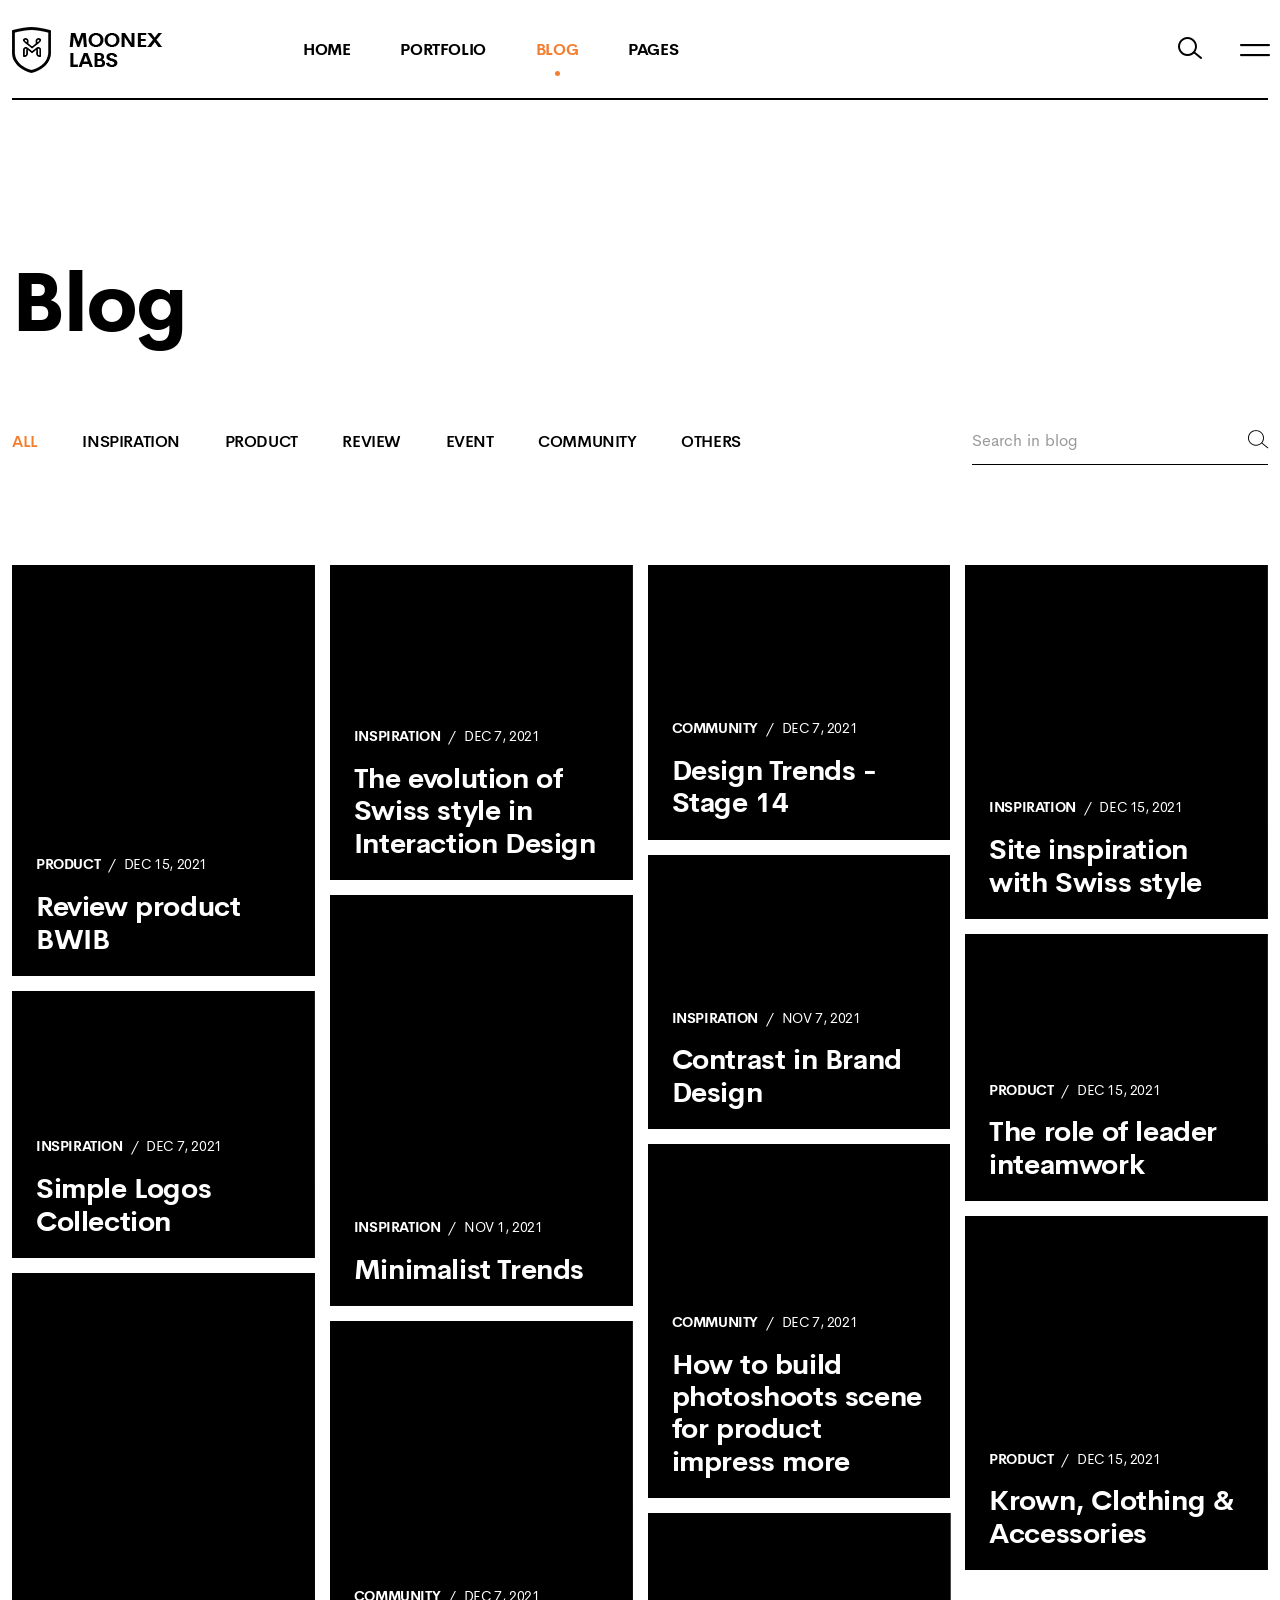
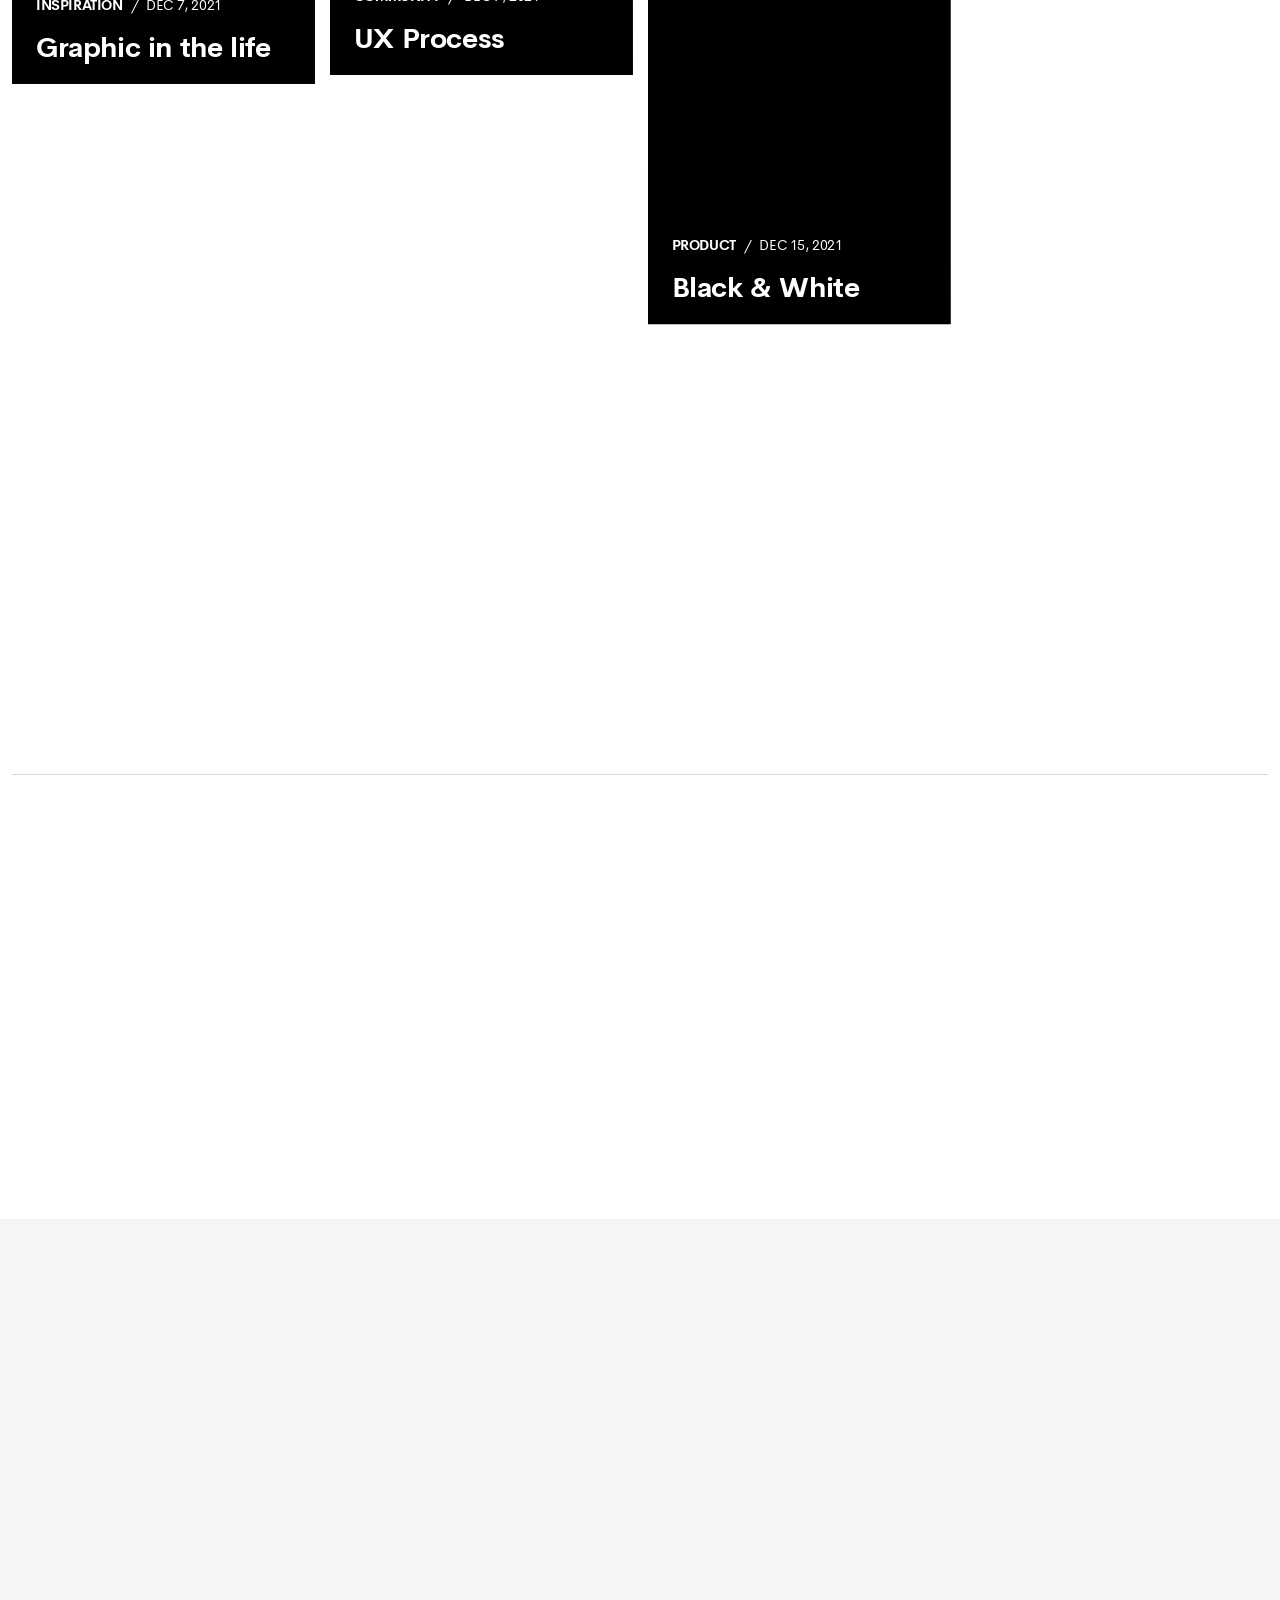
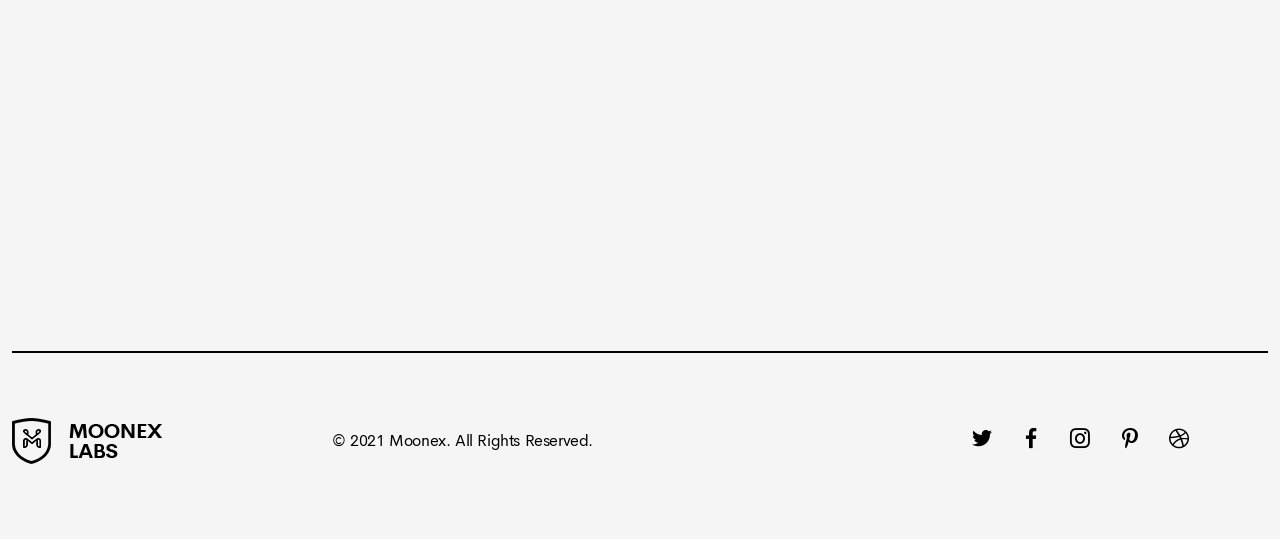
<file: blog-masonry.html>
<!DOCTYPE html>
<html class="no-js ptf-is--blog-masonry ptf-is--header-style-3 ptf-is--footer-style-1 ptf-is--custom-cursor ptf-is--footer-fixed" lang="en">

<head>
	<meta charset="utf-8">
	<title>Moonex - Blog Masonry</title>
	<meta name="description" content="Multipurpose HTML5 Template">
	<meta http-equiv="X-UA-Compatible" content="IE=edge">
	<meta name="viewport" content="width=device-width, initial-scale=1, maximum-scale=1">
	<!--Favicon-->
	<link rel="icon" type="image/png" href="assets/img/root/favicon.png">
	<!--Framework-->
	<link rel="stylesheet" href="assets/css/framework/bootstrap-reboot.min.css">
	<link rel="stylesheet" href="assets/css/framework/bootstrap-grid.min.css">
	<link rel="stylesheet" href="assets/css/framework/bootstrap-utilities.min.css">
	<!--Plugins-->
	<link rel="stylesheet" href="assets/css/ptf-plugins.min.css">
	<!--Fonts-->
	<link rel="stylesheet" href="https://fonts.googleapis.com/css2?family=Amiri&amp;display=swap">
	<link rel="stylesheet" href="assets/fonts/CerebriSans/style.css">
	<!--Icons-->
	<link rel="stylesheet" href="assets/fonts/LineIcons-PRO/WebFonts/Pro-Light/font-css/LinIconsPro-Light.css">
	<link rel="stylesheet" href="assets/fonts/LineIcons-PRO/WebFonts/Pro-Regular/font-css/LineIcons.css">
	<link rel="stylesheet" href="assets/fonts/Socicons/socicon.css">
	<!--Style-->
	<link rel="stylesheet" href="assets/css/ptf-main.min.css">
	<!--Custom-->
	<link rel="stylesheet" href="assets/css/custom.css">
</head>

<body>
	<!--Site Wrapper-->
	<div class="ptf-site-wrapper animsition">
		<!--Site Wrapper Inner-->
		<div class="ptf-site-wrapper__inner">
			<!--Header-->
			<header class="ptf-header ptf-header--style-3 ptf-header--opaque">
				<div class="ptf-navbar ptf-navbar--main ptf-navbar--sticky">
					<div class="container-xxl">
						<div class="ptf-navbar-inner">
							<!--Logo--><a class="ptf-navbar-logo" href="index.html"><img class="black" src="assets/img/root/logo-dark.png" alt="" loading="lazy"><img class="white" src="assets/img/root/logo-white.png" alt="" loading="lazy"></a>
							<!--Navigation-->
							<nav class="ptf-nav ptf-nav--default">
								<!--Menu-->
								<ul class="sf-menu">
									<li class="menu-item-has-children two-columns"><a href="index.html"><span>Home</span></a>
										<ul class="sub-menu">
											<li><a href="index.html"><span>Home Default</span></a>
											</li>
											<li><a href="home-studio.html"><span>Home Studio</span></a>
											</li>
											<li><a href="home-agency.html"><span>Home Agency</span></a>
											</li>
											<li><a href="home-minimal.html"><span>Home Minimal</span></a>
											</li>
											<li><a href="home-dark.html"><span>Home Dark</span></a>
											</li>
											<li><a href="home-parallax.html"><span>Home Parallax</span></a>
											</li>
											<li><a href="home-freelancer.html"><span>Home Freelancer</span></a>
											</li>
											<li><a href="home-vertical.html"><span>Home Vertical</span></a>
											</li>
											<li><a href="home-trending.html"><span>Home Trending</span></a>
											</li>
											<li><a href="home-modern.html"><span>Home Modern</span></a>
											</li>
										</ul>
									</li>
									<li class="menu-item-has-children"><a href="#"><span>Portfolio</span></a>
										<ul class="sub-menu">
											<li><a href="portfolio-grid.html"><span>Works Grid</span></a>
											</li>
											<li><a href="portfolio-masonry.html"><span>Works Masonry</span></a>
											</li>
											<li><a href="portfolio-listing.html"><span>Works Listing</span></a>
											</li>
											<li><a href="portfolio-carousel.html"><span>Works Carousel</span></a>
											</li>
											<li><a href="portfolio-showcase-1.html"><span>Work Showcase 1</span></a>
											</li>
											<li><a href="portfolio-showcase-2.html"><span>Work Showcase 2</span></a>
											</li>
										</ul>
									</li>
									<li class="menu-item-has-children"><a href="#"><span>Blog</span></a>
										<ul class="sub-menu">
											<li><a href="blog-grid.html"><span>Blog Grid</span></a>
											</li>
											<li class=" current-menu-item"><a href="blog-masonry.html"><span>Blog Masonry</span></a>
											</li>
											<li><a href="blog-sidebar.html"><span>Blog Sidebar</span></a>
											</li>
											<li><a href="single-post.html"><span>Single Post</span></a>
											</li>
											<li><a href="single-post-sidebar.html"><span>Single Post Sidebar</span></a>
											</li>
										</ul>
									</li>
									<li class="menu-item-has-children two-columns"><a href="#"><span>Pages</span></a>
										<ul class="sub-menu">
											<li><a href="about-us.html"><span>About Us</span></a>
											</li>
											<li><a href="about-me.html"><span>About Me</span></a>
											</li>
											<li><a href="services.html"><span>Services</span></a>
											</li>
											<li><a href="service-detail.html"><span>Service Detail</span></a>
											</li>
											<li><a href="pricing.html"><span>Pricing</span></a>
											</li>
											<li><a href="team.html"><span>Team</span></a>
											</li>
											<li><a href="faq.html"><span>FAQ</span></a>
											</li>
											<li><a href="contact.html"><span>Contact</span></a>
											</li>
											<li><a href="404.html"><span>Page 404</span></a>
											</li>
											<li><a href="coming-soon.html"><span>Coming Soon</span></a>
											</li>
										</ul>
									</li>
								</ul>
							</nav>
							<!--Buttons-->
							<!--Navbar Search-->
							<div class="ptf-navbar-search">
								<div class="ptf-navbar-search__wrapper">
									<form>
										<input type="text" placeholder="Type and hit enter to search...">
									</form>
								</div><a class="ptf-navbar-search__toggle" href="#"><i class="lnir lnir-search-alt"></i><i class="lnir lnir-close"></i></a>
							</div>
							<!--Offcanvas Menu Toggle--><a class="ptf-offcanvas-menu-icon js-offcanvas-menu-toggle" href="#"><i class="lnir lnir-menu-alt-5"></i></a>
						</div>
					</div>
				</div>
			</header>
			<!--Site Overlay-->
			<div class="ptf-site-overlay"></div>
			<!--Offcanvas Menu-->
			<div class="ptf-offcanvas-menu">
				<div class="ptf-offcanvas-menu__header">
					<div class="ptf-language-switcher"><a class="is-active" href="#">Eng</a><a href="#">Fra</a><a href="#">Ger</a></div><a class="ptf-offcanvas-menu-icon js-offcanvas-menu-toggle" href="#"><i class="lnir lnir-close"></i></a>
				</div>
				<div class="ptf-offcanvas-menu__navigation">
					<!--Navigation-->
					<nav class="ptf-nav ptf-nav--offcanvas">
						<!--Menu-->
						<ul class="sf-menu">
							<li class="menu-item-has-children two-columns"><a href="index.html"><span>Home</span></a>
								<ul class="sub-menu">
									<li><a href="index.html"><span>Home Default</span></a>
									</li>
									<li><a href="home-studio.html"><span>Home Studio</span></a>
									</li>
									<li><a href="home-agency.html"><span>Home Agency</span></a>
									</li>
									<li><a href="home-minimal.html"><span>Home Minimal</span></a>
									</li>
									<li><a href="home-dark.html"><span>Home Dark</span></a>
									</li>
									<li><a href="home-parallax.html"><span>Home Parallax</span></a>
									</li>
									<li><a href="home-freelancer.html"><span>Home Freelancer</span></a>
									</li>
									<li><a href="home-vertical.html"><span>Home Vertical</span></a>
									</li>
									<li><a href="home-trending.html"><span>Home Trending</span></a>
									</li>
									<li><a href="home-modern.html"><span>Home Modern</span></a>
									</li>
								</ul>
							</li>
							<li class="menu-item-has-children"><a href="#"><span>Portfolio</span></a>
								<ul class="sub-menu">
									<li><a href="portfolio-grid.html"><span>Works Grid</span></a>
									</li>
									<li><a href="portfolio-masonry.html"><span>Works Masonry</span></a>
									</li>
									<li><a href="portfolio-listing.html"><span>Works Listing</span></a>
									</li>
									<li><a href="portfolio-carousel.html"><span>Works Carousel</span></a>
									</li>
									<li><a href="portfolio-showcase-1.html"><span>Work Showcase 1</span></a>
									</li>
									<li><a href="portfolio-showcase-2.html"><span>Work Showcase 2</span></a>
									</li>
								</ul>
							</li>
							<li class="menu-item-has-children"><a href="#"><span>Blog</span></a>
								<ul class="sub-menu">
									<li><a href="blog-grid.html"><span>Blog Grid</span></a>
									</li>
									<li class=" current-menu-item"><a href="blog-masonry.html"><span>Blog Masonry</span></a>
									</li>
									<li><a href="blog-sidebar.html"><span>Blog Sidebar</span></a>
									</li>
									<li><a href="single-post.html"><span>Single Post</span></a>
									</li>
									<li><a href="single-post-sidebar.html"><span>Single Post Sidebar</span></a>
									</li>
								</ul>
							</li>
							<li class="menu-item-has-children two-columns"><a href="#"><span>Pages</span></a>
								<ul class="sub-menu">
									<li><a href="about-us.html"><span>About Us</span></a>
									</li>
									<li><a href="about-me.html"><span>About Me</span></a>
									</li>
									<li><a href="services.html"><span>Services</span></a>
									</li>
									<li><a href="service-detail.html"><span>Service Detail</span></a>
									</li>
									<li><a href="pricing.html"><span>Pricing</span></a>
									</li>
									<li><a href="team.html"><span>Team</span></a>
									</li>
									<li><a href="faq.html"><span>FAQ</span></a>
									</li>
									<li><a href="contact.html"><span>Contact</span></a>
									</li>
									<li><a href="404.html"><span>Page 404</span></a>
									</li>
									<li><a href="coming-soon.html"><span>Coming Soon</span></a>
									</li>
								</ul>
							</li>
						</ul>
					</nav>
				</div>
				<div class="ptf-offcanvas-menu__footer">
					<p class="ptf-offcanvas-menu__copyright">© 2021 <span>Moonex</span>. All Rights Reserved. <br>Development by <span>Paul Studio</span>.</p>
					<div class="ptf-offcanvas-menu__socials">
						<!--Social Icon--><a class="ptf-social-icon ptf-social-icon--style-3 twitter" href="#" target="_blank"><i class="socicon-twitter"></i></a>
						<!--Social Icon--><a class="ptf-social-icon ptf-social-icon--style-3 facebook" href="#" target="_blank"><i class="socicon-facebook"></i></a>
						<!--Social Icon--><a class="ptf-social-icon ptf-social-icon--style-3 instagram" href="#" target="_blank"><i class="socicon-instagram"></i></a>
					</div>
				</div>
			</div>
			<!--Main-->
			<main class="ptf-main">
				<article class="ptf-page ptf-page--blog-masonry">
					<section>
						<!--Spacer-->
						<div class="ptf-spacer" style=" --ptf-xxl: 10rem; --ptf-md: 5rem;"></div>
						<div class="container-xxl">
							<div class="row">
								<div class="col-xl-10">
									<!--Animated Block-->
									<div class="ptf-animated-block" data-aos="fade" data-aos-delay="0">
										<h1 class="large-heading">Blog</h1>
									</div>
								</div>
							</div>
							<!--Spacer-->
							<div class="ptf-spacer" style=" --ptf-xxl: 4.375rem;"></div>
						</div>
						<div class="container-xxl">
							<div class="row align-items-center">
								<div class="col-xl-8">
									<!--Animated Block-->
									<div class="ptf-animated-block" data-aos="fade" data-aos-delay="0">
										<ul class="ptf-filters ptf-filters--style-2" id="ptf-filter-masonry">
											<li class="filter-item filter-item-active" data-filter="*">All</li>
											<li class="filter-item" data-filter=".filter-1">Inspiration</li>
											<li class="filter-item" data-filter=".filter-2">Product</li>
											<li class="filter-item" data-filter=".filter-3">Review</li>
											<li class="filter-item" data-filter=".filter-4">Event</li>
											<li class="filter-item" data-filter=".filter-5">Community</li>
											<li class="filter-item" data-filter=".filter-6">Others</li>
										</ul>
									</div>
									<!--Spacer-->
									<div class="ptf-spacer" style=" --ptf-xl: 3.75rem; --ptf-md: 1.875rem;"></div>
								</div>
								<div class="col-xl-3 offset-xl-1">
									<!--Animated Block-->
									<div class="ptf-animated-block" data-aos="fade" data-aos-delay="100">
										<div class="ptf-widget ptf-widget-search">
											<form class="ptf-search-form">
												<input type="text" placeholder="Search in blog">
												<button><i class="lnil lnil-search-alt"></i></button>
											</form>
										</div>
									</div>
								</div>
							</div>
						</div>
						<!--Spacer-->
						<div class="ptf-spacer" style=" --ptf-xxl: 6.25rem; --ptf-md: 3.125rem;"></div>
						<div class="container-xxl container-xxl--custom">
							<!--Animated Block-->
							<div class="ptf-animated-block" data-aos="fade" data-aos-delay="0">
								<div class="ptf-isotope-grid" data-columns="4" data-layout="masonry" data-x-gap="15" data-y-gap="15" data-controls="#ptf-filter-masonry">
									<div class="grid-sizer"></div>
									<div class=" grid-item filter-1 filter-4">
										<!--Blog Post-->
										<article class="ptf-post ptf-post--style-2">
											<div class="ptf-post__media"><img src="assets/img/blog/masonry/post-1.png" alt="" loading="lazy">
												<div class="ptf-post__media__content">
													<header class="ptf-post__header">
														<div class="ptf-post__meta"><span class="cat">Product</span><span class="date">Dec 15, 2021</span>
														</div>
														<h3 class="ptf-post__title">Review product BWIB</h3>
													</header>
												</div>
											</div>
											<div class="ptf-post__content">
												<header class="ptf-post__header">
													<div class="ptf-post__meta"><span class="cat">Product</span><span class="date">Dec 15, 2021</span>
													</div>
													<h3 class="ptf-post__title"><a href="single-post.html">Review product BWIB</a>
													</h3>
												</header>
												<div class="ptf-post__excerpt">
													<p>Lorem ipsum dolor sit amet, consectetur adipiscing elit. Nullam dignissim tortor vitae mattis tempor...
													</p>
												</div>
												<footer class="ptf-post__footer"><a class="ptf-read-more-link" href="single-post.html">Continue</a></footer>
											</div>
										</article>
									</div>
									<div class=" grid-item filter-2 filter-5">
										<!--Blog Post-->
										<article class="ptf-post ptf-post--style-2">
											<div class="ptf-post__media"><img src="assets/img/blog/masonry/post-2.png" alt="" loading="lazy">
												<div class="ptf-post__media__content">
													<header class="ptf-post__header">
														<div class="ptf-post__meta"><span class="cat">Inspiration</span><span class="date">Dec 7, 2021</span>
														</div>
														<h3 class="ptf-post__title">The evolution of Swiss style in Interaction Design</h3>
													</header>
												</div>
											</div>
											<div class="ptf-post__content">
												<header class="ptf-post__header">
													<div class="ptf-post__meta"><span class="cat">Inspiration</span><span class="date">Dec 7, 2021</span>
													</div>
													<h3 class="ptf-post__title"><a href="single-post.html">The evolution of Swiss style in Interaction Design</a>
													</h3>
												</header>
												<div class="ptf-post__excerpt">
													<p>Lorem ipsum dolor sit amet, consectetur adipiscing elit. Nullam dignissim tortor vitae mattis tempor...
													</p>
												</div>
												<footer class="ptf-post__footer"><a class="ptf-read-more-link" href="single-post.html">Continue</a></footer>
											</div>
										</article>
									</div>
									<div class=" grid-item filter-3 filter-6">
										<!--Blog Post-->
										<article class="ptf-post ptf-post--style-2">
											<div class="ptf-post__media"><img src="assets/img/blog/masonry/post-3.png" alt="" loading="lazy">
												<div class="ptf-post__media__content">
													<header class="ptf-post__header">
														<div class="ptf-post__meta"><span class="cat">Community</span><span class="date">Dec 7, 2021</span>
														</div>
														<h3 class="ptf-post__title">Design Trends - Stage 14</h3>
													</header>
												</div>
											</div>
											<div class="ptf-post__content">
												<header class="ptf-post__header">
													<div class="ptf-post__meta"><span class="cat">Community</span><span class="date">Dec 7, 2021</span>
													</div>
													<h3 class="ptf-post__title"><a href="single-post.html">Design Trends - Stage 14</a>
													</h3>
												</header>
												<div class="ptf-post__excerpt">
													<p>Lorem ipsum dolor sit amet, consectetur adipiscing elit. Nullam dignissim tortor vitae mattis tempor...
													</p>
												</div>
												<footer class="ptf-post__footer"><a class="ptf-read-more-link" href="single-post.html">Continue</a></footer>
											</div>
										</article>
									</div>
									<div class=" grid-item filter-1 filter-4">
										<!--Blog Post-->
										<article class="ptf-post ptf-post--style-2">
											<div class="ptf-post__media"><img src="assets/img/blog/masonry/post-4.png" alt="" loading="lazy">
												<div class="ptf-post__media__content">
													<header class="ptf-post__header">
														<div class="ptf-post__meta"><span class="cat">Inspiration</span><span class="date">Dec 15, 2021</span>
														</div>
														<h3 class="ptf-post__title">Site inspiration with Swiss style</h3>
													</header>
												</div>
											</div>
											<div class="ptf-post__content">
												<header class="ptf-post__header">
													<div class="ptf-post__meta"><span class="cat">Inspiration</span><span class="date">Dec 15, 2021</span>
													</div>
													<h3 class="ptf-post__title"><a href="single-post.html">Site inspiration with Swiss style</a>
													</h3>
												</header>
												<div class="ptf-post__excerpt">
													<p>Lorem ipsum dolor sit amet, consectetur adipiscing elit. Nullam dignissim tortor vitae mattis tempor...
													</p>
												</div>
												<footer class="ptf-post__footer"><a class="ptf-read-more-link" href="single-post.html">Continue</a></footer>
											</div>
										</article>
									</div>
									<div class=" grid-item filter-2 filter-5">
										<!--Blog Post-->
										<article class="ptf-post ptf-post--style-2">
											<div class="ptf-post__media"><img src="assets/img/blog/masonry/post-5.png" alt="" loading="lazy">
												<div class="ptf-post__media__content">
													<header class="ptf-post__header">
														<div class="ptf-post__meta"><span class="cat">Inspiration</span><span class="date">Nov 7, 2021</span>
														</div>
														<h3 class="ptf-post__title">Contrast in Brand Design</h3>
													</header>
												</div>
											</div>
											<div class="ptf-post__content">
												<header class="ptf-post__header">
													<div class="ptf-post__meta"><span class="cat">Inspiration</span><span class="date">Nov 7, 2021</span>
													</div>
													<h3 class="ptf-post__title"><a href="single-post.html">Contrast in Brand Design</a>
													</h3>
												</header>
												<div class="ptf-post__excerpt">
													<p>Lorem ipsum dolor sit amet, consectetur adipiscing elit. Nullam dignissim tortor vitae mattis tempor...
													</p>
												</div>
												<footer class="ptf-post__footer"><a class="ptf-read-more-link" href="single-post.html">Continue</a></footer>
											</div>
										</article>
									</div>
									<div class=" grid-item filter-3 filter-6">
										<!--Blog Post-->
										<article class="ptf-post ptf-post--style-2">
											<div class="ptf-post__media"><img src="assets/img/blog/masonry/post-6.png" alt="" loading="lazy">
												<div class="ptf-post__media__content">
													<header class="ptf-post__header">
														<div class="ptf-post__meta"><span class="cat">Inspiration</span><span class="date">Nov 1, 2021</span>
														</div>
														<h3 class="ptf-post__title">Minimalist Trends</h3>
													</header>
												</div>
											</div>
											<div class="ptf-post__content">
												<header class="ptf-post__header">
													<div class="ptf-post__meta"><span class="cat">Inspiration</span><span class="date">Nov 1, 2021</span>
													</div>
													<h3 class="ptf-post__title"><a href="single-post.html">Minimalist Trends</a>
													</h3>
												</header>
												<div class="ptf-post__excerpt">
													<p>Lorem ipsum dolor sit amet, consectetur adipiscing elit. Nullam dignissim tortor vitae mattis tempor...
													</p>
												</div>
												<footer class="ptf-post__footer"><a class="ptf-read-more-link" href="single-post.html">Continue</a></footer>
											</div>
										</article>
									</div>
									<div class=" grid-item filter-1 filter-4">
										<!--Blog Post-->
										<article class="ptf-post ptf-post--style-2">
											<div class="ptf-post__media"><img src="assets/img/blog/masonry/post-7.png" alt="" loading="lazy">
												<div class="ptf-post__media__content">
													<header class="ptf-post__header">
														<div class="ptf-post__meta"><span class="cat">Product</span><span class="date">Dec 15, 2021</span>
														</div>
														<h3 class="ptf-post__title">The role of leader inteamwork</h3>
													</header>
												</div>
											</div>
											<div class="ptf-post__content">
												<header class="ptf-post__header">
													<div class="ptf-post__meta"><span class="cat">Product</span><span class="date">Dec 15, 2021</span>
													</div>
													<h3 class="ptf-post__title"><a href="single-post.html">The role of leader inteamwork</a>
													</h3>
												</header>
												<div class="ptf-post__excerpt">
													<p>Lorem ipsum dolor sit amet, consectetur adipiscing elit. Nullam dignissim tortor vitae mattis tempor...
													</p>
												</div>
												<footer class="ptf-post__footer"><a class="ptf-read-more-link" href="single-post.html">Continue</a></footer>
											</div>
										</article>
									</div>
									<div class=" grid-item filter-2 filter-5">
										<!--Blog Post-->
										<article class="ptf-post ptf-post--style-2">
											<div class="ptf-post__media"><img src="assets/img/blog/masonry/post-8.png" alt="" loading="lazy">
												<div class="ptf-post__media__content">
													<header class="ptf-post__header">
														<div class="ptf-post__meta"><span class="cat">Inspiration</span><span class="date">Dec 7, 2021</span>
														</div>
														<h3 class="ptf-post__title">Simple Logos Collection</h3>
													</header>
												</div>
											</div>
											<div class="ptf-post__content">
												<header class="ptf-post__header">
													<div class="ptf-post__meta"><span class="cat">Inspiration</span><span class="date">Dec 7, 2021</span>
													</div>
													<h3 class="ptf-post__title"><a href="single-post.html">Simple Logos Collection</a>
													</h3>
												</header>
												<div class="ptf-post__excerpt">
													<p>Lorem ipsum dolor sit amet, consectetur adipiscing elit. Nullam dignissim tortor vitae mattis tempor...
													</p>
												</div>
												<footer class="ptf-post__footer"><a class="ptf-read-more-link" href="single-post.html">Continue</a></footer>
											</div>
										</article>
									</div>
									<div class=" grid-item filter-3 filter-6">
										<!--Blog Post-->
										<article class="ptf-post ptf-post--style-2">
											<div class="ptf-post__media"><img src="assets/img/blog/masonry/post-9.png" alt="" loading="lazy">
												<div class="ptf-post__media__content">
													<header class="ptf-post__header">
														<div class="ptf-post__meta"><span class="cat">Community</span><span class="date">Dec 7, 2021</span>
														</div>
														<h3 class="ptf-post__title">How to build photoshoots scene for product impress more</h3>
													</header>
												</div>
											</div>
											<div class="ptf-post__content">
												<header class="ptf-post__header">
													<div class="ptf-post__meta"><span class="cat">Community</span><span class="date">Dec 7, 2021</span>
													</div>
													<h3 class="ptf-post__title"><a href="single-post.html">How to build photoshoots scene for product impress more</a>
													</h3>
												</header>
												<div class="ptf-post__excerpt">
													<p>Lorem ipsum dolor sit amet, consectetur adipiscing elit. Nullam dignissim tortor vitae mattis tempor...
													</p>
												</div>
												<footer class="ptf-post__footer"><a class="ptf-read-more-link" href="single-post.html">Continue</a></footer>
											</div>
										</article>
									</div>
									<div class=" grid-item filter-1 filter-4">
										<!--Blog Post-->
										<article class="ptf-post ptf-post--style-2">
											<div class="ptf-post__media"><img src="assets/img/blog/masonry/post-10.png" alt="" loading="lazy">
												<div class="ptf-post__media__content">
													<header class="ptf-post__header">
														<div class="ptf-post__meta"><span class="cat">Product</span><span class="date">Dec 15, 2021</span>
														</div>
														<h3 class="ptf-post__title">Krown, Clothing & Accessories</h3>
													</header>
												</div>
											</div>
											<div class="ptf-post__content">
												<header class="ptf-post__header">
													<div class="ptf-post__meta"><span class="cat">Product</span><span class="date">Dec 15, 2021</span>
													</div>
													<h3 class="ptf-post__title"><a href="single-post.html">Krown, Clothing & Accessories</a>
													</h3>
												</header>
												<div class="ptf-post__excerpt">
													<p>Lorem ipsum dolor sit amet, consectetur adipiscing elit. Nullam dignissim tortor vitae mattis tempor...
													</p>
												</div>
												<footer class="ptf-post__footer"><a class="ptf-read-more-link" href="single-post.html">Continue</a></footer>
											</div>
										</article>
									</div>
									<div class=" grid-item filter-2 filter-5">
										<!--Blog Post-->
										<article class="ptf-post ptf-post--style-2">
											<div class="ptf-post__media"><img src="assets/img/blog/masonry/post-11.png" alt="" loading="lazy">
												<div class="ptf-post__media__content">
													<header class="ptf-post__header">
														<div class="ptf-post__meta"><span class="cat">Inspiration</span><span class="date">Dec 7, 2021</span>
														</div>
														<h3 class="ptf-post__title">Graphic in the life</h3>
													</header>
												</div>
											</div>
											<div class="ptf-post__content">
												<header class="ptf-post__header">
													<div class="ptf-post__meta"><span class="cat">Inspiration</span><span class="date">Dec 7, 2021</span>
													</div>
													<h3 class="ptf-post__title"><a href="single-post.html">Graphic in the life</a>
													</h3>
												</header>
												<div class="ptf-post__excerpt">
													<p>Lorem ipsum dolor sit amet, consectetur adipiscing elit. Nullam dignissim tortor vitae mattis tempor...
													</p>
												</div>
												<footer class="ptf-post__footer"><a class="ptf-read-more-link" href="single-post.html">Continue</a></footer>
											</div>
										</article>
									</div>
									<div class=" grid-item filter-3 filter-6">
										<!--Blog Post-->
										<article class="ptf-post ptf-post--style-2">
											<div class="ptf-post__media"><img src="assets/img/blog/masonry/post-12.png" alt="" loading="lazy">
												<div class="ptf-post__media__content">
													<header class="ptf-post__header">
														<div class="ptf-post__meta"><span class="cat">Community</span><span class="date">Dec 7, 2021</span>
														</div>
														<h3 class="ptf-post__title">UX Process</h3>
													</header>
												</div>
											</div>
											<div class="ptf-post__content">
												<header class="ptf-post__header">
													<div class="ptf-post__meta"><span class="cat">Community</span><span class="date">Dec 7, 2021</span>
													</div>
													<h3 class="ptf-post__title"><a href="single-post.html">UX Process</a>
													</h3>
												</header>
												<div class="ptf-post__excerpt">
													<p>Lorem ipsum dolor sit amet, consectetur adipiscing elit. Nullam dignissim tortor vitae mattis tempor...
													</p>
												</div>
												<footer class="ptf-post__footer"><a class="ptf-read-more-link" href="single-post.html">Continue</a></footer>
											</div>
										</article>
									</div>
									<div class=" grid-item filter-1 filter-4">
										<!--Blog Post-->
										<article class="ptf-post ptf-post--style-2">
											<div class="ptf-post__media"><img src="assets/img/blog/masonry/post-13.png" alt="" loading="lazy">
												<div class="ptf-post__media__content">
													<header class="ptf-post__header">
														<div class="ptf-post__meta"><span class="cat">Product</span><span class="date">Dec 15, 2021</span>
														</div>
														<h3 class="ptf-post__title">Black & White</h3>
													</header>
												</div>
											</div>
											<div class="ptf-post__content">
												<header class="ptf-post__header">
													<div class="ptf-post__meta"><span class="cat">Product</span><span class="date">Dec 15, 2021</span>
													</div>
													<h3 class="ptf-post__title"><a href="single-post.html">Black & White</a>
													</h3>
												</header>
												<div class="ptf-post__excerpt">
													<p>Lorem ipsum dolor sit amet, consectetur adipiscing elit. Nullam dignissim tortor vitae mattis tempor...
													</p>
												</div>
												<footer class="ptf-post__footer"><a class="ptf-read-more-link" href="single-post.html">Continue</a></footer>
											</div>
										</article>
									</div>
								</div>
							</div>
							<!--Spacer-->
							<div class="ptf-spacer" style=" --ptf-xxl: 10rem; --ptf-md: 5rem;"></div>
							<div class="text-center">
								<!--Animated Block-->
								<div class="ptf-animated-block" data-aos="fade" data-aos-delay="0"><a class="ptf-load-more" href="#">More</a>
								</div>
							</div>
						</div>
						<!--Spacer-->
						<div class="ptf-spacer" style=" --ptf-xxl: 10rem; --ptf-md: 5rem;"></div>
					</section>
					<section>
						<div class="container-xxl">
							<!--Divider-->
							<div class="ptf-divider" style="--ptf-height: 1px; --ptf-color: var(--ptf-color-14);"></div>
						</div>
					</section>
					<section>
						<!--Spacer-->
						<div class="ptf-spacer" style=" --ptf-xxl: 9.375rem; --ptf-md: 4.6875rem;"></div>
						<div class="container-xxl">
							<div class="row align-items-center">
								<div class="col-lg-4">
									<!--Animated Block-->
									<div class="ptf-animated-block" data-aos="fade" data-aos-delay="0">
										<h1 class="large-heading">Newsletter</h1>
										<!--Spacer-->
										<div class="ptf-spacer" style=" --ptf-xxl: 1.25rem;"></div>
										<p>Get the latest news & insight.</p>
									</div>
									<!--Spacer-->
									<div class="ptf-spacer" style=" --ptf-lg: 3.75rem; --ptf-md: 1.875rem;"></div>
								</div>
								<div class="col-lg-6 offset-lg-2">
									<!--Animated Block-->
									<div class="ptf-animated-block" data-aos="fade" data-aos-delay="100">
										<!--Spacer-->
										<form class="ptf-subscribe-form ptf-subscribe-form--large">
											<div class="ptf-form-group"><i class="lnil lnil-envelope-alt"></i>
												<input type="email" placeholder="Email Address">
												<button>Subscribe</button>
											</div>
										</form>
									</div>
								</div>
							</div>
						</div>
						<!--Spacer-->
						<div class="ptf-spacer" style=" --ptf-xxl: 10rem; --ptf-md: 5rem;"></div>
					</section>
				</article>
			</main>
		</div>
		<!--Footer-->
		<footer class="ptf-footer ptf-footer--style-1">
			<div class="container-xxl">
				<div class="ptf-footer__top">
					<div class="row">
						<div class="col-12 col-xl-6">
							<!--Animated Block-->
							<div class="ptf-animated-block" data-aos="fade" data-aos-delay="0">
								<div class="ptf-footer-heading has-black-color" style="max-width: 37.5rem;">Boost Your Business Up To High Level</div>
								<div class="ptf-footer-heading has-black-color">Start by <a class="has-accent-1 text-decoration-underline" href="contact.html">Saying Hi!</a></div>
							</div>
						</div>
						<div class="col-12 col-md-6 col-xl-3">
							<!--Animated Block-->
							<div class="ptf-animated-block" data-aos="fade" data-aos-delay="100">
								<div class="ptf-widget ptf-widget-links has-black-color">
									<h4 class="ptf-widget-title">Links</h4>
									<ul>
										<li><a href="faq.html">Faqs</a></li>
										<li><a href="#">Term & Conditions</a></li>
										<li><a href="#">Privacy Policy</a></li>
										<li><a href="#">Help</a></li>
										<li><a href="#">Affiliate</a></li>
										<li><a href="services.html">Services</a></li>
									</ul>
								</div>
							</div>
						</div>
						<div class="col-12 col-md-6 col-xl-3">
							<!--Animated Block-->
							<div class="ptf-animated-block" data-aos="fade" data-aos-delay="200">
								<div class="ptf-widget ptf-widget-text">
									<h4 class="ptf-widget-title">Contact</h4>
									<p class="fz-24">90 Fairground Rd, FL 3290, United States</p><a class="fz-40 has-black-color" href="mailto:hello@moonex.co">hello@moonex.co</a>
								</div>
								<div class="ptf-widget ptf-widget-links has-black-color">
									<ul>
										<li><a href="portfolio-grid.html">Works</a></li>
										<li><a href="about-us.html">About</a></li>
										<li><a href="blog-grid.html">News</a></li>
										<li><a href="contact.html">Contact</a></li>
									</ul>
								</div>
							</div>
						</div>
					</div>
				</div>
				<div class="ptf-footer__bottom">
					<div class="row align-items-center">
						<div class="col-12 col-md"><a href="index.html"><img src="assets/img/root/logo-dark.png" alt="" loading="lazy"></a></div>
						<div class="col-12 col-md">
							<p class="ptf-footer-copyright has-black-color">© 2021 <span>Moonex</span>. All Rights Reserved.</p>
						</div>
						<div class="col-12 col-md d-none d-xl-block"></div>
						<div class="col-12 col-lg">
							<div class="ptf-footer-socials has-black-color">
								<!--Social Icon--><a class="ptf-social-icon ptf-social-icon--style-1 twitter" href="#" target="_blank"><i class="socicon-twitter"></i></a>
								<!--Social Icon--><a class="ptf-social-icon ptf-social-icon--style-1 facebook" href="#" target="_blank"><i class="socicon-facebook"></i></a>
								<!--Social Icon--><a class="ptf-social-icon ptf-social-icon--style-1 instagram" href="#" target="_blank"><i class="socicon-instagram"></i></a>
								<!--Social Icon--><a class="ptf-social-icon ptf-social-icon--style-1 pinterest" href="#" target="_blank"><i class="socicon-pinterest"></i></a>
								<!--Social Icon--><a class="ptf-social-icon ptf-social-icon--style-1 dribbble" href="#" target="_blank"><i class="socicon-dribbble"></i></a>
							</div>
						</div>
					</div>
				</div>
			</div>
		</footer>
	</div>
	<!--Libs-->
	<script src="assets/scripts/ptf-plugins.min.js"></script>
	<script src="assets/scripts/ptf-helpers.js"></script>
	<script src="assets/scripts/ptf-controllers.min.js"></script>
</body>

</html>
</file>
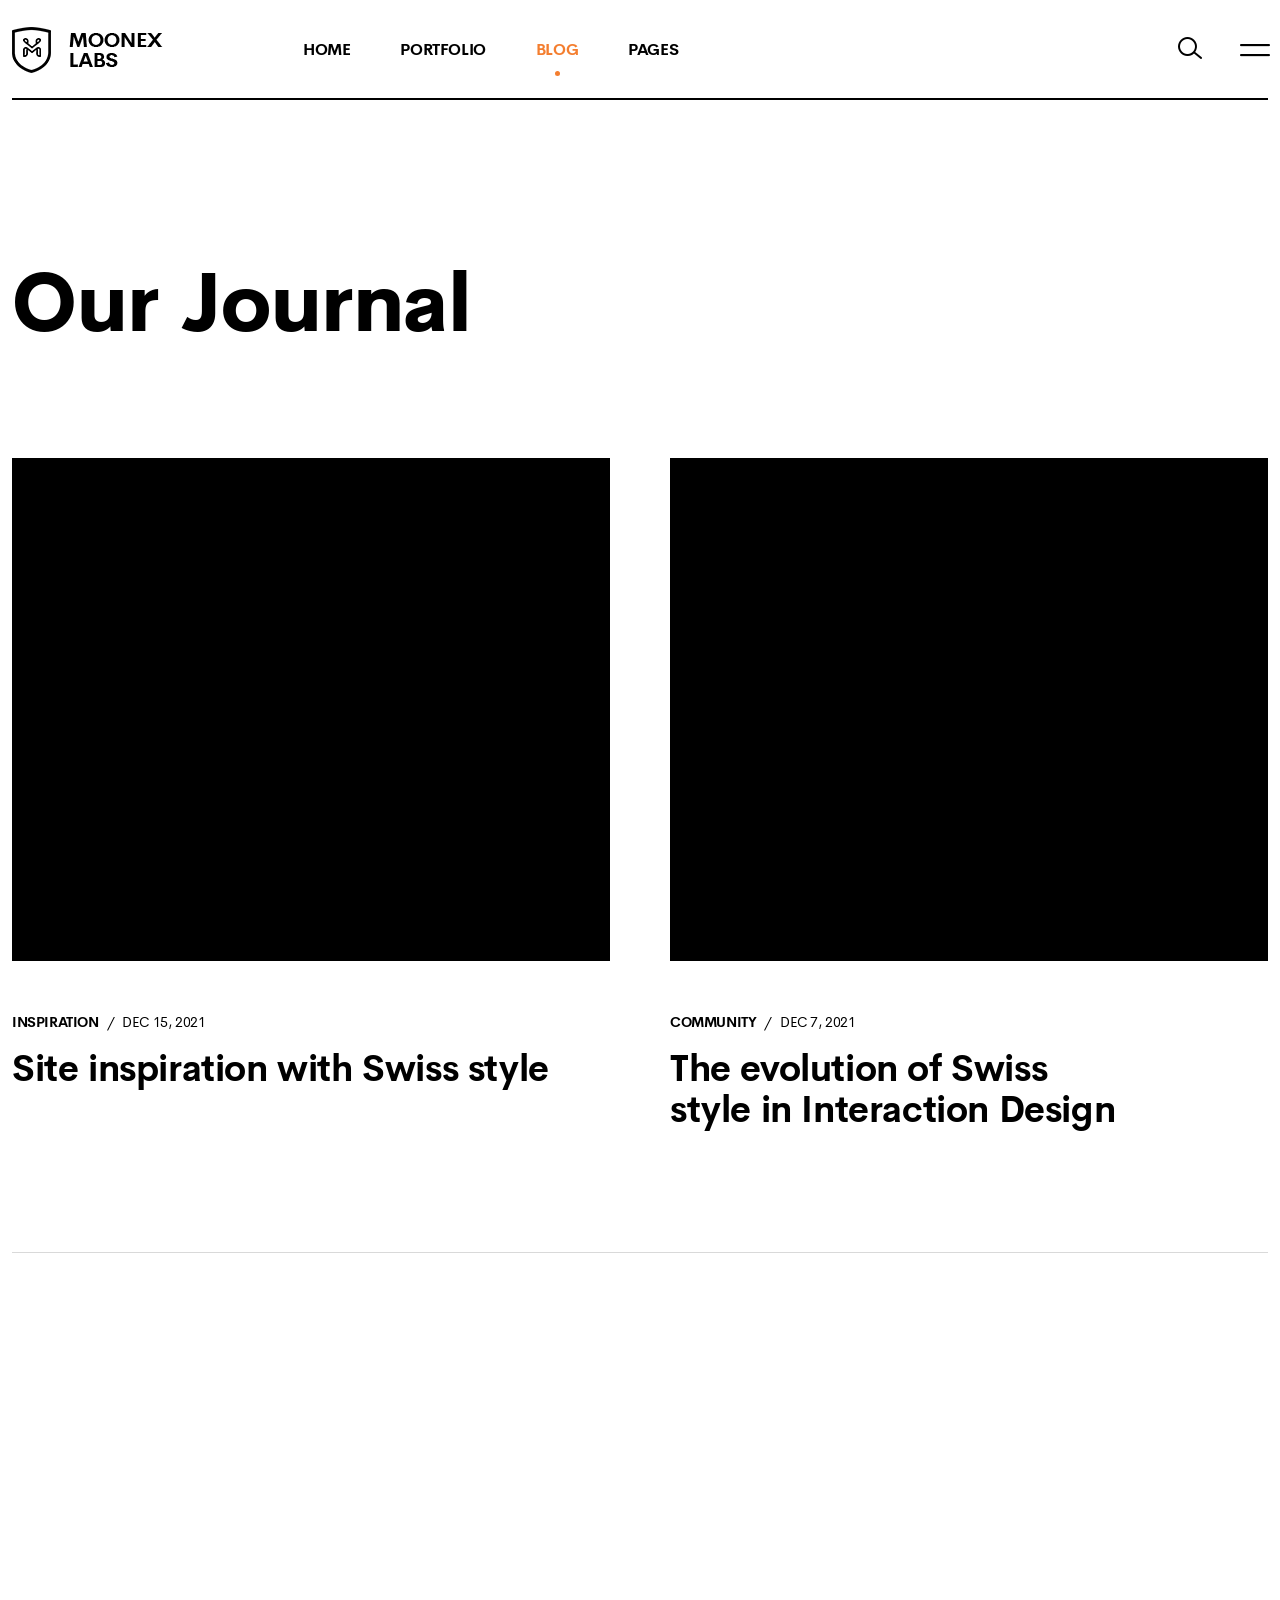
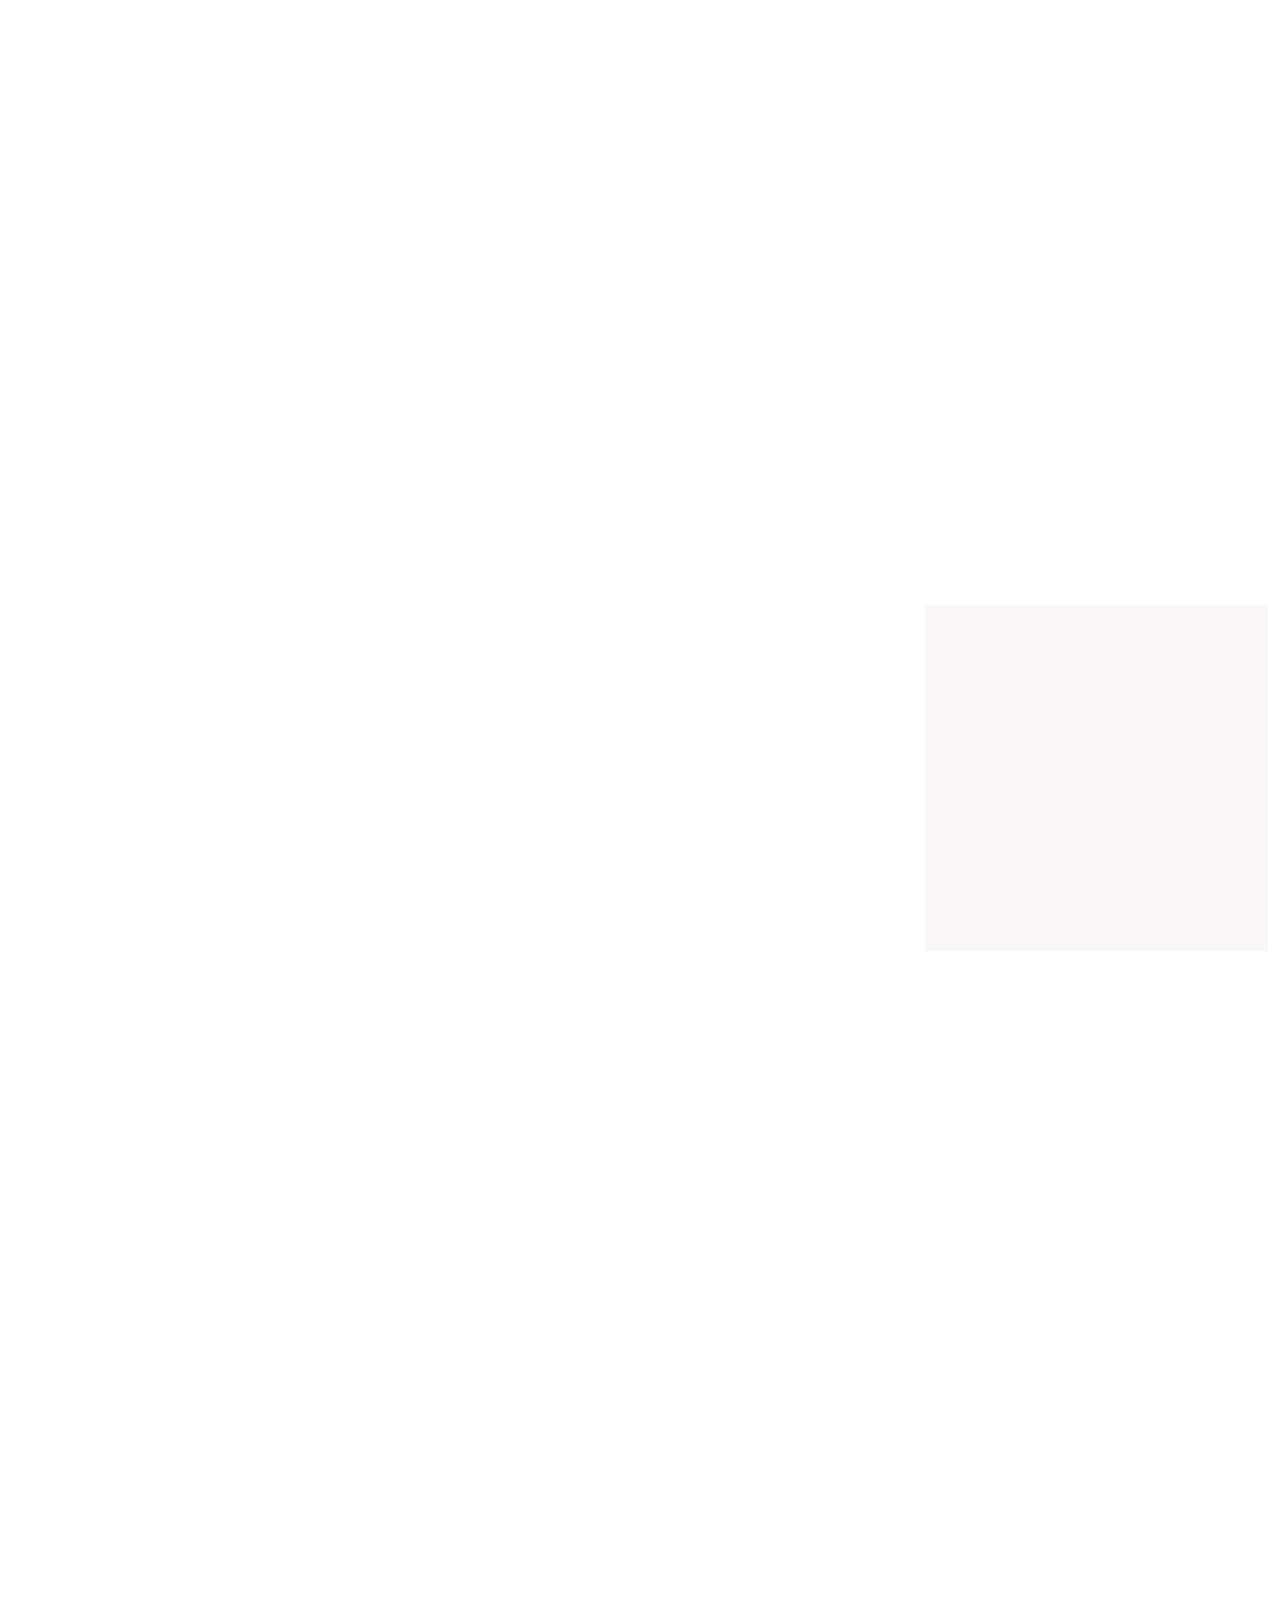
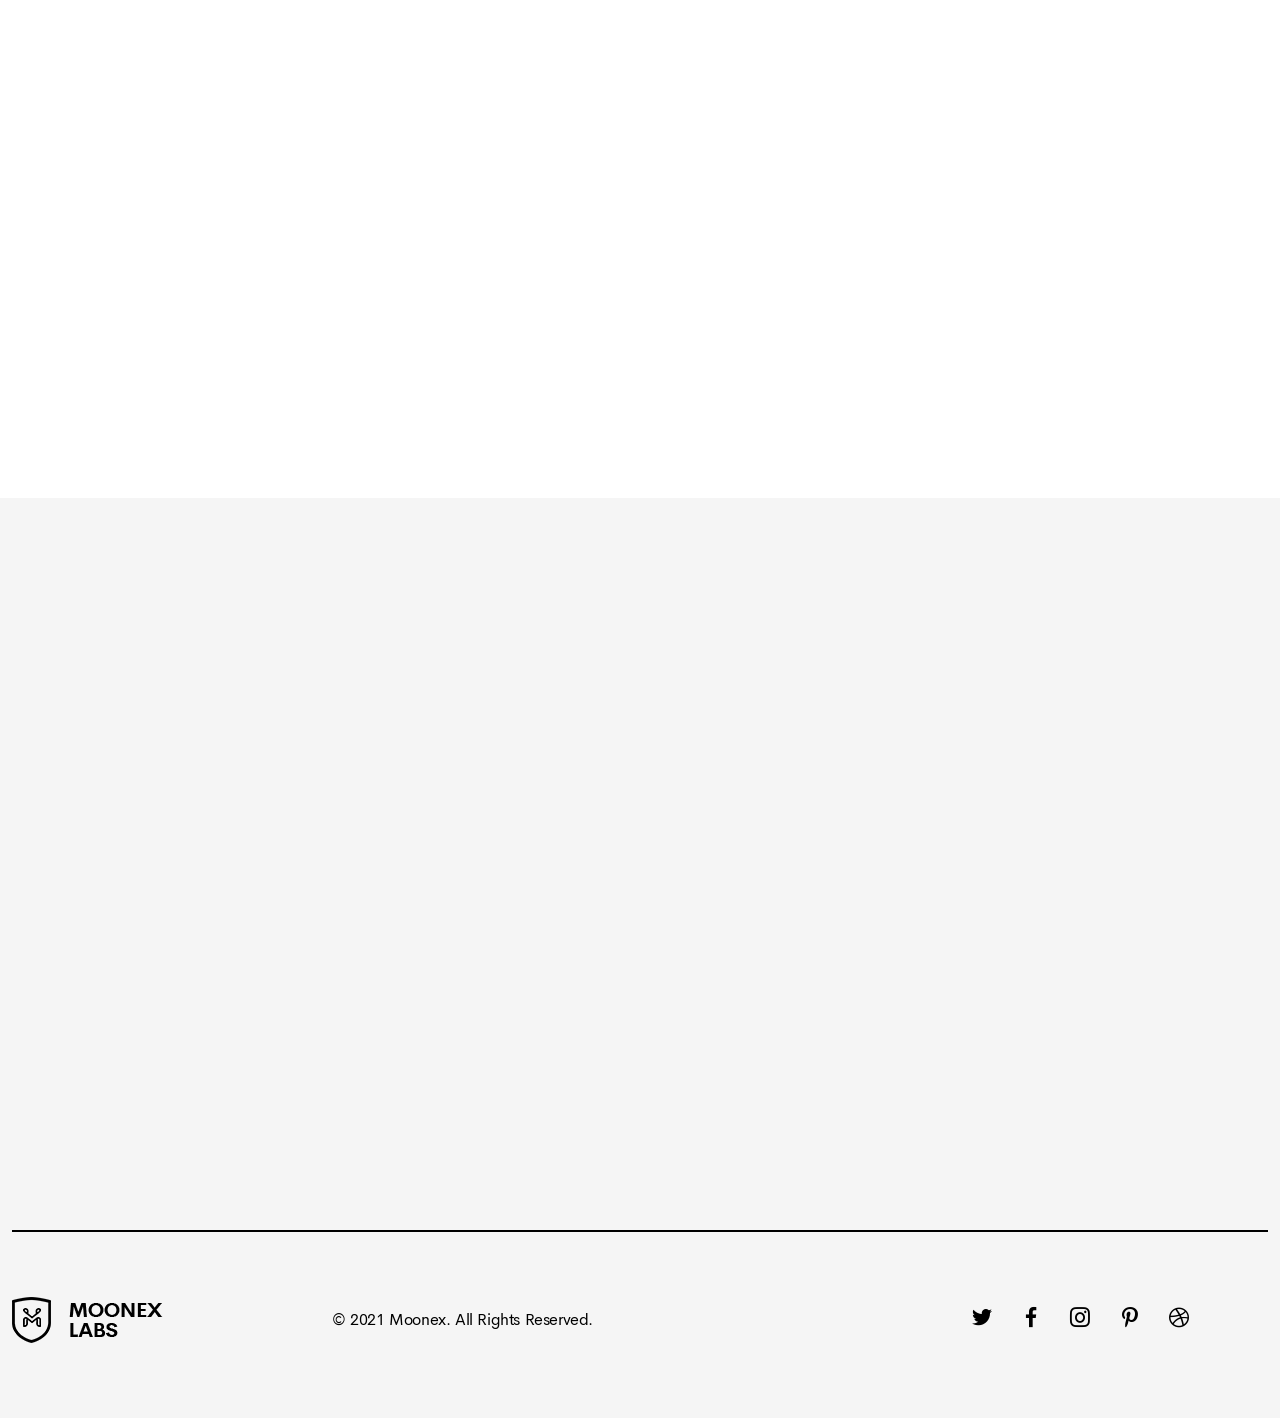
<file: blog-sidebar.html>
<!DOCTYPE html>
<html class="no-js ptf-is--blog-sidebar ptf-is--header-style-3 ptf-is--footer-style-1 ptf-is--custom-cursor ptf-is--footer-fixed" lang="en">

<head>
	<meta charset="utf-8">
	<title>Moonex - Blog Sidebar</title>
	<meta name="description" content="Multipurpose HTML5 Template">
	<meta http-equiv="X-UA-Compatible" content="IE=edge">
	<meta name="viewport" content="width=device-width, initial-scale=1, maximum-scale=1">
	<!--Favicon-->
	<link rel="icon" type="image/png" href="assets/img/root/favicon.png">
	<!--Framework-->
	<link rel="stylesheet" href="assets/css/framework/bootstrap-reboot.min.css">
	<link rel="stylesheet" href="assets/css/framework/bootstrap-grid.min.css">
	<link rel="stylesheet" href="assets/css/framework/bootstrap-utilities.min.css">
	<!--Plugins-->
	<link rel="stylesheet" href="assets/css/ptf-plugins.min.css">
	<!--Fonts-->
	<link rel="stylesheet" href="https://fonts.googleapis.com/css2?family=Amiri&amp;display=swap">
	<link rel="stylesheet" href="assets/fonts/CerebriSans/style.css">
	<!--Icons-->
	<link rel="stylesheet" href="assets/fonts/LineIcons-PRO/WebFonts/Pro-Light/font-css/LinIconsPro-Light.css">
	<link rel="stylesheet" href="assets/fonts/LineIcons-PRO/WebFonts/Pro-Regular/font-css/LineIcons.css">
	<link rel="stylesheet" href="assets/fonts/Socicons/socicon.css">
	<!--Style-->
	<link rel="stylesheet" href="assets/css/ptf-main.min.css">
	<!--Custom-->
	<link rel="stylesheet" href="assets/css/custom.css">
</head>

<body>
	<!--Site Wrapper-->
	<div class="ptf-site-wrapper animsition">
		<!--Site Wrapper Inner-->
		<div class="ptf-site-wrapper__inner">
			<!--Header-->
			<header class="ptf-header ptf-header--style-3 ptf-header--opaque">
				<div class="ptf-navbar ptf-navbar--main ptf-navbar--sticky">
					<div class="container-xxl">
						<div class="ptf-navbar-inner">
							<!--Logo--><a class="ptf-navbar-logo" href="index.html"><img class="black" src="assets/img/root/logo-dark.png" alt="" loading="lazy"><img class="white" src="assets/img/root/logo-white.png" alt="" loading="lazy"></a>
							<!--Navigation-->
							<nav class="ptf-nav ptf-nav--default">
								<!--Menu-->
								<ul class="sf-menu">
									<li class="menu-item-has-children two-columns"><a href="index.html"><span>Home</span></a>
										<ul class="sub-menu">
											<li><a href="index.html"><span>Home Default</span></a>
											</li>
											<li><a href="home-studio.html"><span>Home Studio</span></a>
											</li>
											<li><a href="home-agency.html"><span>Home Agency</span></a>
											</li>
											<li><a href="home-minimal.html"><span>Home Minimal</span></a>
											</li>
											<li><a href="home-dark.html"><span>Home Dark</span></a>
											</li>
											<li><a href="home-parallax.html"><span>Home Parallax</span></a>
											</li>
											<li><a href="home-freelancer.html"><span>Home Freelancer</span></a>
											</li>
											<li><a href="home-vertical.html"><span>Home Vertical</span></a>
											</li>
											<li><a href="home-trending.html"><span>Home Trending</span></a>
											</li>
											<li><a href="home-modern.html"><span>Home Modern</span></a>
											</li>
										</ul>
									</li>
									<li class="menu-item-has-children"><a href="#"><span>Portfolio</span></a>
										<ul class="sub-menu">
											<li><a href="portfolio-grid.html"><span>Works Grid</span></a>
											</li>
											<li><a href="portfolio-masonry.html"><span>Works Masonry</span></a>
											</li>
											<li><a href="portfolio-listing.html"><span>Works Listing</span></a>
											</li>
											<li><a href="portfolio-carousel.html"><span>Works Carousel</span></a>
											</li>
											<li><a href="portfolio-showcase-1.html"><span>Work Showcase 1</span></a>
											</li>
											<li><a href="portfolio-showcase-2.html"><span>Work Showcase 2</span></a>
											</li>
										</ul>
									</li>
									<li class="menu-item-has-children"><a href="#"><span>Blog</span></a>
										<ul class="sub-menu">
											<li><a href="blog-grid.html"><span>Blog Grid</span></a>
											</li>
											<li><a href="blog-masonry.html"><span>Blog Masonry</span></a>
											</li>
											<li class=" current-menu-item"><a href="blog-sidebar.html"><span>Blog Sidebar</span></a>
											</li>
											<li><a href="single-post.html"><span>Single Post</span></a>
											</li>
											<li><a href="single-post-sidebar.html"><span>Single Post Sidebar</span></a>
											</li>
										</ul>
									</li>
									<li class="menu-item-has-children two-columns"><a href="#"><span>Pages</span></a>
										<ul class="sub-menu">
											<li><a href="about-us.html"><span>About Us</span></a>
											</li>
											<li><a href="about-me.html"><span>About Me</span></a>
											</li>
											<li><a href="services.html"><span>Services</span></a>
											</li>
											<li><a href="service-detail.html"><span>Service Detail</span></a>
											</li>
											<li><a href="pricing.html"><span>Pricing</span></a>
											</li>
											<li><a href="team.html"><span>Team</span></a>
											</li>
											<li><a href="faq.html"><span>FAQ</span></a>
											</li>
											<li><a href="contact.html"><span>Contact</span></a>
											</li>
											<li><a href="404.html"><span>Page 404</span></a>
											</li>
											<li><a href="coming-soon.html"><span>Coming Soon</span></a>
											</li>
										</ul>
									</li>
								</ul>
							</nav>
							<!--Buttons-->
							<!--Navbar Search-->
							<div class="ptf-navbar-search">
								<div class="ptf-navbar-search__wrapper">
									<form>
										<input type="text" placeholder="Type and hit enter to search...">
									</form>
								</div><a class="ptf-navbar-search__toggle" href="#"><i class="lnir lnir-search-alt"></i><i class="lnir lnir-close"></i></a>
							</div>
							<!--Offcanvas Menu Toggle--><a class="ptf-offcanvas-menu-icon js-offcanvas-menu-toggle" href="#"><i class="lnir lnir-menu-alt-5"></i></a>
						</div>
					</div>
				</div>
			</header>
			<!--Site Overlay-->
			<div class="ptf-site-overlay"></div>
			<!--Offcanvas Menu-->
			<div class="ptf-offcanvas-menu">
				<div class="ptf-offcanvas-menu__header">
					<div class="ptf-language-switcher"><a class="is-active" href="#">Eng</a><a href="#">Fra</a><a href="#">Ger</a></div><a class="ptf-offcanvas-menu-icon js-offcanvas-menu-toggle" href="#"><i class="lnir lnir-close"></i></a>
				</div>
				<div class="ptf-offcanvas-menu__navigation">
					<!--Navigation-->
					<nav class="ptf-nav ptf-nav--offcanvas">
						<!--Menu-->
						<ul class="sf-menu">
							<li class="menu-item-has-children two-columns"><a href="index.html"><span>Home</span></a>
								<ul class="sub-menu">
									<li><a href="index.html"><span>Home Default</span></a>
									</li>
									<li><a href="home-studio.html"><span>Home Studio</span></a>
									</li>
									<li><a href="home-agency.html"><span>Home Agency</span></a>
									</li>
									<li><a href="home-minimal.html"><span>Home Minimal</span></a>
									</li>
									<li><a href="home-dark.html"><span>Home Dark</span></a>
									</li>
									<li><a href="home-parallax.html"><span>Home Parallax</span></a>
									</li>
									<li><a href="home-freelancer.html"><span>Home Freelancer</span></a>
									</li>
									<li><a href="home-vertical.html"><span>Home Vertical</span></a>
									</li>
									<li><a href="home-trending.html"><span>Home Trending</span></a>
									</li>
									<li><a href="home-modern.html"><span>Home Modern</span></a>
									</li>
								</ul>
							</li>
							<li class="menu-item-has-children"><a href="#"><span>Portfolio</span></a>
								<ul class="sub-menu">
									<li><a href="portfolio-grid.html"><span>Works Grid</span></a>
									</li>
									<li><a href="portfolio-masonry.html"><span>Works Masonry</span></a>
									</li>
									<li><a href="portfolio-listing.html"><span>Works Listing</span></a>
									</li>
									<li><a href="portfolio-carousel.html"><span>Works Carousel</span></a>
									</li>
									<li><a href="portfolio-showcase-1.html"><span>Work Showcase 1</span></a>
									</li>
									<li><a href="portfolio-showcase-2.html"><span>Work Showcase 2</span></a>
									</li>
								</ul>
							</li>
							<li class="menu-item-has-children"><a href="#"><span>Blog</span></a>
								<ul class="sub-menu">
									<li><a href="blog-grid.html"><span>Blog Grid</span></a>
									</li>
									<li><a href="blog-masonry.html"><span>Blog Masonry</span></a>
									</li>
									<li class=" current-menu-item"><a href="blog-sidebar.html"><span>Blog Sidebar</span></a>
									</li>
									<li><a href="single-post.html"><span>Single Post</span></a>
									</li>
									<li><a href="single-post-sidebar.html"><span>Single Post Sidebar</span></a>
									</li>
								</ul>
							</li>
							<li class="menu-item-has-children two-columns"><a href="#"><span>Pages</span></a>
								<ul class="sub-menu">
									<li><a href="about-us.html"><span>About Us</span></a>
									</li>
									<li><a href="about-me.html"><span>About Me</span></a>
									</li>
									<li><a href="services.html"><span>Services</span></a>
									</li>
									<li><a href="service-detail.html"><span>Service Detail</span></a>
									</li>
									<li><a href="pricing.html"><span>Pricing</span></a>
									</li>
									<li><a href="team.html"><span>Team</span></a>
									</li>
									<li><a href="faq.html"><span>FAQ</span></a>
									</li>
									<li><a href="contact.html"><span>Contact</span></a>
									</li>
									<li><a href="404.html"><span>Page 404</span></a>
									</li>
									<li><a href="coming-soon.html"><span>Coming Soon</span></a>
									</li>
								</ul>
							</li>
						</ul>
					</nav>
				</div>
				<div class="ptf-offcanvas-menu__footer">
					<p class="ptf-offcanvas-menu__copyright">© 2021 <span>Moonex</span>. All Rights Reserved. <br>Development by <span>Paul Studio</span>.</p>
					<div class="ptf-offcanvas-menu__socials">
						<!--Social Icon--><a class="ptf-social-icon ptf-social-icon--style-3 twitter" href="#" target="_blank"><i class="socicon-twitter"></i></a>
						<!--Social Icon--><a class="ptf-social-icon ptf-social-icon--style-3 facebook" href="#" target="_blank"><i class="socicon-facebook"></i></a>
						<!--Social Icon--><a class="ptf-social-icon ptf-social-icon--style-3 instagram" href="#" target="_blank"><i class="socicon-instagram"></i></a>
					</div>
				</div>
			</div>
			<!--Main-->
			<main class="ptf-main">
				<article class="ptf-page ptf-page--blog-sidebar">
					<section>
						<!--Spacer-->
						<div class="ptf-spacer" style=" --ptf-xxl: 10rem; --ptf-md: 5rem;"></div>
						<div class="container-xxl">
							<div class="row">
								<div class="col-xl-10">
									<!--Animated Block-->
									<div class="ptf-animated-block" data-aos="fade" data-aos-delay="0">
										<h1 class="large-heading">Our Journal</h1>
									</div>
								</div>
							</div>
							<!--Spacer-->
							<div class="ptf-spacer" style=" --ptf-xxl: 6.875rem;"></div>
						</div>
						<div class="container-xxl">
							<div class="row" style="--bs-gutter-x: 3.75rem; --bs-gutter-y: 3.75rem;">
								<div class="col-md">
									<!--Animated Block-->
									<div class="ptf-animated-block" data-aos="fade" data-aos-delay="0">
										<div>
											<!--Blog Post-->
											<article class="ptf-post ptf-post--style-1" style="--ptf-post-header-indent: 3.125rem;">
												<div class="ptf-post__media"><a class="ptf-work__link" href="single-post.html"></a><img src="assets/img/blog/grid/post-4.png" alt="" loading="lazy">
												</div>
												<div class="ptf-post__content">
													<header class="ptf-post__header">
														<div class="ptf-post__meta"><span class="cat">Inspiration</span><span class="date">Dec 15, 2021</span>
														</div>
														<h3 class="ptf-post__title"><a href="single-post.html">Site inspiration with Swiss style</a>
														</h3>
													</header>
												</div>
											</article>
										</div>
									</div>
								</div>
								<div class="col-md">
									<!--Animated Block-->
									<div class="ptf-animated-block" data-aos="fade" data-aos-delay="100">
										<div>
											<!--Blog Post-->
											<article class="ptf-post ptf-post--style-1" style="--ptf-post-header-indent: 3.125rem;">
												<div class="ptf-post__media"><a class="ptf-work__link" href="single-post.html"></a><img src="assets/img/blog/grid/post-3.png" alt="" loading="lazy">
												</div>
												<div class="ptf-post__content">
													<header class="ptf-post__header">
														<div class="ptf-post__meta"><span class="cat">Community</span><span class="date">Dec 7, 2021</span>
														</div>
														<h3 class="ptf-post__title"><a href="single-post.html">The evolution of Swiss <br>style in Interaction Design</a>
														</h3>
													</header>
												</div>
											</article>
										</div>
									</div>
								</div>
							</div>
						</div>
						<!--Spacer-->
						<div class="ptf-spacer" style=" --ptf-xxl: 7.5rem; --ptf-md: 3.75rem;"></div>
					</section>
					<section>
						<div class="container-xxl">
							<!--Divider-->
							<div class="ptf-divider" style="--ptf-height: 1px; --ptf-color: var(--ptf-color-14);"></div>
						</div>
					</section>
					<section>
						<!--Spacer-->
						<div class="ptf-spacer" style=" --ptf-xxl: 7.5rem; --ptf-md: 3.75rem;"></div>
						<div class="container-xxl">
							<div class="row">
								<div class="col-xl-8">
									<!--Animated Block-->
									<div class="ptf-animated-block" data-aos="fade" data-aos-delay="0">
										<div class="ptf-isotope-grid" data-columns="1" data-layout="masonry" data-x-gap="15" data-y-gap="15">
											<div class="grid-sizer"></div>
											<div class=" grid-item filter-1 filter-4">
												<!--Blog Post-->
												<article class="ptf-post ptf-post--style-3">
													<div class="ptf-post__media"><a class="ptf-work__link" href="single-post.html"></a><img src="assets/img/blog/listing/post-1.png" alt="" loading="lazy">
													</div>
													<div class="ptf-post__content">
														<header class="ptf-post__header">
															<div class="ptf-post__meta"><span class="cat">Product</span><span class="date">Dec 15, 2021</span>
															</div>
															<h3 class="ptf-post__title"><a href="single-post.html">Minimalist Trends</a>
															</h3>
														</header>
														<footer class="ptf-post__footer">
															<div class="ptf-post__info"><a class="comments" href="#"><i class="lnil lnil-comments"></i>12 Comments</a><a class="author" href="#"><i class="lnil lnil-user"></i>by <span>Admin</span></a></div>
														</footer>
													</div>
												</article>
											</div>
											<div class=" grid-item filter-1 filter-4">
												<!--Blog Post-->
												<article class="ptf-post ptf-post--style-3">
													<div class="ptf-post__media"><a class="ptf-work__link" href="single-post.html"></a><img src="assets/img/blog/listing/post-2.png" alt="" loading="lazy">
													</div>
													<div class="ptf-post__content">
														<header class="ptf-post__header">
															<div class="ptf-post__meta"><span class="cat">Inspiration</span><span class="date">Dec 7, 2021</span>
															</div>
															<h3 class="ptf-post__title"><a href="single-post.html">How to build photoshoots scene for product impress more</a>
															</h3>
														</header>
														<footer class="ptf-post__footer">
															<div class="ptf-post__info"><a class="comments" href="#"><i class="lnil lnil-comments"></i>12 Comments</a><a class="author" href="#"><i class="lnil lnil-user"></i>by <span>Admin</span></a></div>
														</footer>
													</div>
												</article>
											</div>
											<div class=" grid-item filter-1 filter-4">
												<!--Blog Post-->
												<article class="ptf-post ptf-post--style-3">
													<div class="ptf-post__media"><a class="ptf-work__link" href="single-post.html"></a><img src="assets/img/blog/listing/post-3.png" alt="" loading="lazy">
													</div>
													<div class="ptf-post__content">
														<header class="ptf-post__header">
															<div class="ptf-post__meta"><span class="cat">Community</span><span class="date">Dec 7, 2021</span>
															</div>
															<h3 class="ptf-post__title"><a href="single-post.html">The role of leader in teamwork</a>
															</h3>
														</header>
														<footer class="ptf-post__footer">
															<div class="ptf-post__info"><a class="comments" href="#"><i class="lnil lnil-comments"></i>12 Comments</a><a class="author" href="#"><i class="lnil lnil-user"></i>by <span>Admin</span></a></div>
														</footer>
													</div>
												</article>
											</div>
											<div class=" grid-item filter-1 filter-4">
												<!--Blog Post-->
												<article class="ptf-post ptf-post--style-3">
													<div class="ptf-post__media"><a class="ptf-work__link" href="single-post.html"></a><img src="assets/img/blog/listing/post-4.png" alt="" loading="lazy">
													</div>
													<div class="ptf-post__content">
														<header class="ptf-post__header">
															<div class="ptf-post__meta"><span class="cat">Inspiration</span><span class="date">Dec 15, 2021</span>
															</div>
															<h3 class="ptf-post__title"><a href="single-post.html">Business Card, small but the most important</a>
															</h3>
														</header>
														<footer class="ptf-post__footer">
															<div class="ptf-post__info"><a class="comments" href="#"><i class="lnil lnil-comments"></i>12 Comments</a><a class="author" href="#"><i class="lnil lnil-user"></i>by <span>Admin</span></a></div>
														</footer>
													</div>
												</article>
											</div>
											<div class=" grid-item filter-1 filter-4">
												<!--Blog Post-->
												<article class="ptf-post ptf-post--style-3">
													<div class="ptf-post__media"><a class="ptf-work__link" href="single-post.html"></a><img src="assets/img/blog/listing/post-5.png" alt="" loading="lazy">
													</div>
													<div class="ptf-post__content">
														<header class="ptf-post__header">
															<div class="ptf-post__meta"><span class="cat">Inspiration</span><span class="date">Nov 7, 2021</span>
															</div>
															<h3 class="ptf-post__title"><a href="single-post.html">Simple Logos Collection</a>
															</h3>
														</header>
														<footer class="ptf-post__footer">
															<div class="ptf-post__info"><a class="comments" href="#"><i class="lnil lnil-comments"></i>12 Comments</a><a class="author" href="#"><i class="lnil lnil-user"></i>by <span>Admin</span></a></div>
														</footer>
													</div>
												</article>
											</div>
										</div>
									</div>
									<!--Spacer-->
									<div class="ptf-spacer" style=" --ptf-xxl: 9.375rem; --ptf-md: 4.6875rem;"></div>
									<!--Animated Block-->
									<div class="ptf-animated-block" data-aos="fade" data-aos-delay="0">
										<ul class="ptf-page-navigation">
											<li class="is-active">1</li>
											<li><a href="#">2</a></li>
											<li><a href="#">3</a></li>
											<li><a href="#">4</a></li>
											<li><a href="#">5</a></li>
											<li>...</li>
											<li><a href="#">20</a></li>
											<li class="next"><a href="#"><i class="lnil lnil-chevron-right"></i></a></li>
										</ul>
									</div>
								</div>
								<div class="col-xl-4">
									<div class="ptf-sidebar ptf-sidebar--right">
										<!--Widget-->
										<div class="ptf-widget ptf-widget-search">
											<!--Animated Block-->
											<div class="ptf-animated-block" data-aos="fade" data-aos-delay="0">
												<h4 class="ptf-widget-title">Search</h4>
												<form class="ptf-search-form">
													<input type="text" placeholder="Search in blog">
													<button><i class="lnil lnil-search-alt"></i></button>
												</form>
											</div>
										</div>
										<!--Widget-->
										<div class="ptf-widget ptf-widget-socials">
											<!--Animated Block-->
											<div class="ptf-animated-block" data-aos="fade" data-aos-delay="0">
												<h4 class="ptf-widget-title">Social</h4>
												<!--Social Icon--><a class="ptf-social-icon ptf-social-icon--style-3 twitter" href="#" target="_blank"><i class="socicon-twitter"></i></a>
												<!--Social Icon--><a class="ptf-social-icon ptf-social-icon--style-3 facebook" href="#" target="_blank"><i class="socicon-facebook"></i></a>
												<!--Social Icon--><a class="ptf-social-icon ptf-social-icon--style-3 instagram" href="#" target="_blank"><i class="socicon-instagram"></i></a>
												<!--Social Icon--><a class="ptf-social-icon ptf-social-icon--style-3 pinterest" href="#" target="_blank"><i class="socicon-pinterest"></i></a>
											</div>
										</div>
										<!--Widget-->
										<div class="ptf-widget ptf-widget-popular-posts">
											<!--Animated Block-->
											<div class="ptf-animated-block" data-aos="fade" data-aos-delay="0">
												<h4 class="ptf-widget-title">Popular Posts</h4><a class="ptf-popular-post" href="#">
													<div class="ptf-popular-post__number">1</div>
													<div class="ptf-popular-post__content"><span class="cat">Inspiration</span>
														<h6>Minimalist Trends</h6>
													</div>
												</a><a class="ptf-popular-post" href="#">
													<div class="ptf-popular-post__number">2</div>
													<div class="ptf-popular-post__content"><span class="cat">News</span>
														<h6>Contrast in Brand Design</h6>
													</div>
												</a><a class="ptf-popular-post" href="#">
													<div class="ptf-popular-post__number">3</div>
													<div class="ptf-popular-post__content"><span class="cat">Product</span>
														<h6>The evolution of Swiss style in ...</h6>
													</div>
												</a><a class="ptf-popular-post" href="#">
													<div class="ptf-popular-post__number">4</div>
													<div class="ptf-popular-post__content"><span class="cat">Others</span>
														<h6>Site inspiration with Swiss style</h6>
													</div>
												</a>
											</div>
										</div>
										<!--Widget-->
										<div class="ptf-widget ptf-widget-newsletter">
											<!--Animated Block-->
											<div class="ptf-animated-block" data-aos="fade" data-aos-delay="0">
												<h4 class="ptf-widget-title">Newsletter</h4>
												<p>Signup to be the first to hear about exclusive deals.</p>
												<form class="ptf-newsletter-form">
													<input class="style-2" type="email" placeholder="Email Address">
													<button class="ptf-btn ptf-btn--primary ptf-btn--block">Subscribe</button>
												</form>
											</div>
										</div>
										<!--Widget-->
										<div class="ptf-widget ptf-widget-categories">
											<!--Animated Block-->
											<div class="ptf-animated-block" data-aos="fade" data-aos-delay="0">
												<h4 class="ptf-widget-title">Categories</h4>
												<ul>
													<li><a href="#">All <span>18</span></a></li>
													<li><a href="#">Inspirations <span>4</span></a></li>
													<li><a href="#">Experiences <span>3</span></a></li>
													<li><a href="#">Reviews <span>5</span></a></li>
													<li><a href="#">Tips & Tricks <span>1</span></a></li>
													<li><a href="#">Others <span>4</span></a></li>
												</ul>
											</div>
										</div>
									</div>
								</div>
							</div>
						</div>
						<!--Spacer-->
						<div class="ptf-spacer" style=" --ptf-xxl: 10rem; --ptf-md: 5rem;"></div>
					</section>
				</article>
			</main>
		</div>
		<!--Footer-->
		<footer class="ptf-footer ptf-footer--style-1">
			<div class="container-xxl">
				<div class="ptf-footer__top">
					<div class="row">
						<div class="col-12 col-xl-6">
							<!--Animated Block-->
							<div class="ptf-animated-block" data-aos="fade" data-aos-delay="0">
								<div class="ptf-footer-heading has-black-color" style="max-width: 37.5rem;">Boost Your Business Up To High Level</div>
								<div class="ptf-footer-heading has-black-color">Start by <a class="has-accent-1 text-decoration-underline" href="contact.html">Saying Hi!</a></div>
							</div>
						</div>
						<div class="col-12 col-md-6 col-xl-3">
							<!--Animated Block-->
							<div class="ptf-animated-block" data-aos="fade" data-aos-delay="100">
								<div class="ptf-widget ptf-widget-links has-black-color">
									<h4 class="ptf-widget-title">Links</h4>
									<ul>
										<li><a href="faq.html">Faqs</a></li>
										<li><a href="#">Term & Conditions</a></li>
										<li><a href="#">Privacy Policy</a></li>
										<li><a href="#">Help</a></li>
										<li><a href="#">Affiliate</a></li>
										<li><a href="services.html">Services</a></li>
									</ul>
								</div>
							</div>
						</div>
						<div class="col-12 col-md-6 col-xl-3">
							<!--Animated Block-->
							<div class="ptf-animated-block" data-aos="fade" data-aos-delay="200">
								<div class="ptf-widget ptf-widget-text">
									<h4 class="ptf-widget-title">Contact</h4>
									<p class="fz-24">90 Fairground Rd, FL 3290, United States</p><a class="fz-40 has-black-color" href="mailto:hello@moonex.co">hello@moonex.co</a>
								</div>
								<div class="ptf-widget ptf-widget-links has-black-color">
									<ul>
										<li><a href="portfolio-grid.html">Works</a></li>
										<li><a href="about-us.html">About</a></li>
										<li><a href="blog-grid.html">News</a></li>
										<li><a href="contact.html">Contact</a></li>
									</ul>
								</div>
							</div>
						</div>
					</div>
				</div>
				<div class="ptf-footer__bottom">
					<div class="row align-items-center">
						<div class="col-12 col-md"><a href="index.html"><img src="assets/img/root/logo-dark.png" alt="" loading="lazy"></a></div>
						<div class="col-12 col-md">
							<p class="ptf-footer-copyright has-black-color">© 2021 <span>Moonex</span>. All Rights Reserved.</p>
						</div>
						<div class="col-12 col-md d-none d-xl-block"></div>
						<div class="col-12 col-lg">
							<div class="ptf-footer-socials has-black-color">
								<!--Social Icon--><a class="ptf-social-icon ptf-social-icon--style-1 twitter" href="#" target="_blank"><i class="socicon-twitter"></i></a>
								<!--Social Icon--><a class="ptf-social-icon ptf-social-icon--style-1 facebook" href="#" target="_blank"><i class="socicon-facebook"></i></a>
								<!--Social Icon--><a class="ptf-social-icon ptf-social-icon--style-1 instagram" href="#" target="_blank"><i class="socicon-instagram"></i></a>
								<!--Social Icon--><a class="ptf-social-icon ptf-social-icon--style-1 pinterest" href="#" target="_blank"><i class="socicon-pinterest"></i></a>
								<!--Social Icon--><a class="ptf-social-icon ptf-social-icon--style-1 dribbble" href="#" target="_blank"><i class="socicon-dribbble"></i></a>
							</div>
						</div>
					</div>
				</div>
			</div>
		</footer>
	</div>
	<!--Libs-->
	<script src="assets/scripts/ptf-plugins.min.js"></script>
	<script src="assets/scripts/ptf-helpers.js"></script>
	<script src="assets/scripts/ptf-controllers.min.js"></script>
</body>

</html>
</file>
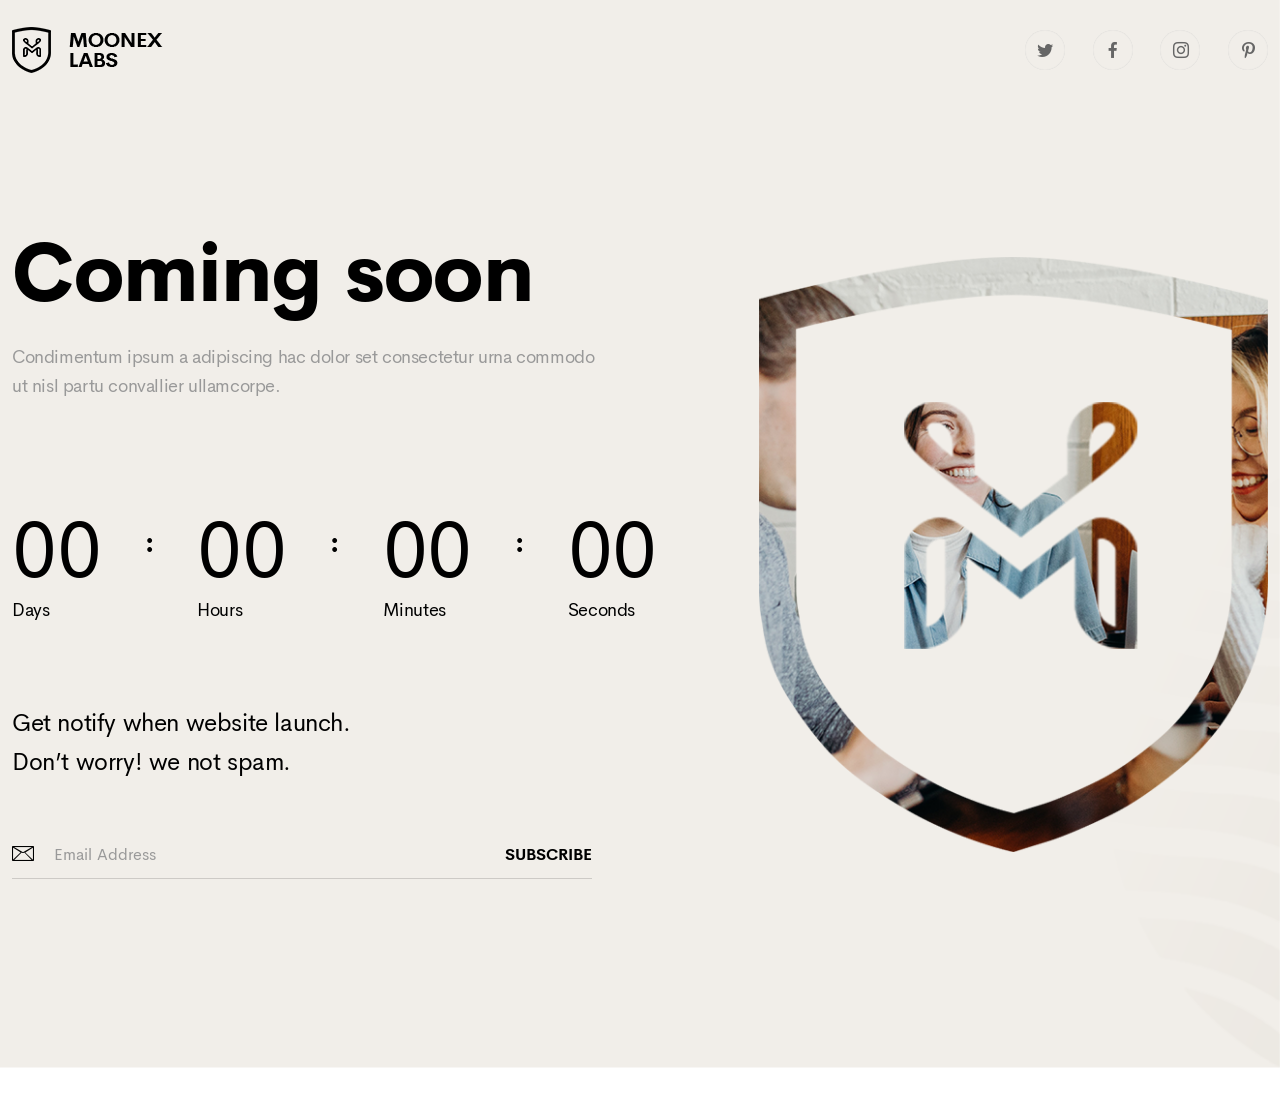
<file: coming-soon.html>
<!DOCTYPE html>
<html class="no-js ptf-is--coming-soon ptf-is--header-empty ptf-is--footer-style-1 ptf-is--custom-cursor" lang="en">

<head>
	<meta charset="utf-8">
	<title>Moonex - Coming Soon</title>
	<meta name="description" content="Multipurpose HTML5 Template">
	<meta http-equiv="X-UA-Compatible" content="IE=edge">
	<meta name="viewport" content="width=device-width, initial-scale=1, maximum-scale=1">
	<!--Favicon-->
	<link rel="icon" type="image/png" href="assets/img/root/favicon.png">
	<!--Framework-->
	<link rel="stylesheet" href="assets/css/framework/bootstrap-reboot.min.css">
	<link rel="stylesheet" href="assets/css/framework/bootstrap-grid.min.css">
	<link rel="stylesheet" href="assets/css/framework/bootstrap-utilities.min.css">
	<!--Plugins-->
	<link rel="stylesheet" href="assets/css/ptf-plugins.min.css">
	<!--Fonts-->
	<link rel="stylesheet" href="https://fonts.googleapis.com/css2?family=Amiri&amp;display=swap">
	<link rel="stylesheet" href="assets/fonts/CerebriSans/style.css">
	<!--Icons-->
	<link rel="stylesheet" href="assets/fonts/LineIcons-PRO/WebFonts/Pro-Light/font-css/LinIconsPro-Light.css">
	<link rel="stylesheet" href="assets/fonts/LineIcons-PRO/WebFonts/Pro-Regular/font-css/LineIcons.css">
	<link rel="stylesheet" href="assets/fonts/Socicons/socicon.css">
	<!--Style-->
	<link rel="stylesheet" href="assets/css/ptf-main.min.css">
	<!--Custom-->
	<link rel="stylesheet" href="assets/css/custom.css">
</head>

<body>
	<!--Site Wrapper-->
	<div class="ptf-site-wrapper animsition">
		<!--Site Wrapper Inner-->
		<div class="ptf-site-wrapper__inner">
			<!--Header-->
			<header class="ptf-header ptf-header--empty">
				<div class="ptf-navbar ptf-navbar--main ptf-navbar--transparent">
					<div class="container-xxl">
						<div class="ptf-navbar-inner">
							<!--Logo--><a class="ptf-navbar-logo" href="index.html"><img class="black" src="assets/img/root/logo-dark.png" alt="" loading="lazy"><img class="white" src="assets/img/root/logo-white.png" alt="" loading="lazy"></a>
							<!--Socials-->
							<div class="ptf-navbar-socials">
								<!--Social Icon--><a class="ptf-social-icon ptf-social-icon--style-3 twitter" href="#" target="_blank"><i class="socicon-twitter"></i></a>
								<!--Social Icon--><a class="ptf-social-icon ptf-social-icon--style-3 facebook" href="#" target="_blank"><i class="socicon-facebook"></i></a>
								<!--Social Icon--><a class="ptf-social-icon ptf-social-icon--style-3 instagram" href="#" target="_blank"><i class="socicon-instagram"></i></a>
								<!--Social Icon--><a class="ptf-social-icon ptf-social-icon--style-3 pinterest" href="#" target="_blank"><i class="socicon-pinterest"></i></a>
							</div>
						</div>
					</div>
				</div>
			</header>
			<!--Site Overlay-->
			<div class="ptf-site-overlay"></div>
			<!--Offcanvas Menu-->
			<div class="ptf-offcanvas-menu">
				<div class="ptf-offcanvas-menu__header">
					<div class="ptf-language-switcher"><a class="is-active" href="#">Eng</a><a href="#">Fra</a><a href="#">Ger</a></div><a class="ptf-offcanvas-menu-icon js-offcanvas-menu-toggle" href="#"><i class="lnir lnir-close"></i></a>
				</div>
				<div class="ptf-offcanvas-menu__navigation">
					<!--Navigation-->
					<nav class="ptf-nav ptf-nav--offcanvas">
						<!--Menu-->
						<ul class="sf-menu">
							<li class="menu-item-has-children two-columns"><a href="index.html"><span>Home</span></a>
								<ul class="sub-menu">
									<li><a href="index.html"><span>Home Default</span></a>
									</li>
									<li><a href="home-studio.html"><span>Home Studio</span></a>
									</li>
									<li><a href="home-agency.html"><span>Home Agency</span></a>
									</li>
									<li><a href="home-minimal.html"><span>Home Minimal</span></a>
									</li>
									<li><a href="home-dark.html"><span>Home Dark</span></a>
									</li>
									<li><a href="home-parallax.html"><span>Home Parallax</span></a>
									</li>
									<li><a href="home-freelancer.html"><span>Home Freelancer</span></a>
									</li>
									<li><a href="home-vertical.html"><span>Home Vertical</span></a>
									</li>
									<li><a href="home-trending.html"><span>Home Trending</span></a>
									</li>
									<li><a href="home-modern.html"><span>Home Modern</span></a>
									</li>
								</ul>
							</li>
							<li class="menu-item-has-children"><a href="#"><span>Portfolio</span></a>
								<ul class="sub-menu">
									<li><a href="portfolio-grid.html"><span>Works Grid</span></a>
									</li>
									<li><a href="portfolio-masonry.html"><span>Works Masonry</span></a>
									</li>
									<li><a href="portfolio-listing.html"><span>Works Listing</span></a>
									</li>
									<li><a href="portfolio-carousel.html"><span>Works Carousel</span></a>
									</li>
									<li><a href="portfolio-showcase-1.html"><span>Work Showcase 1</span></a>
									</li>
									<li><a href="portfolio-showcase-2.html"><span>Work Showcase 2</span></a>
									</li>
								</ul>
							</li>
							<li class="menu-item-has-children"><a href="#"><span>Blog</span></a>
								<ul class="sub-menu">
									<li><a href="blog-grid.html"><span>Blog Grid</span></a>
									</li>
									<li><a href="blog-masonry.html"><span>Blog Masonry</span></a>
									</li>
									<li><a href="blog-sidebar.html"><span>Blog Sidebar</span></a>
									</li>
									<li><a href="single-post.html"><span>Single Post</span></a>
									</li>
									<li><a href="single-post-sidebar.html"><span>Single Post Sidebar</span></a>
									</li>
								</ul>
							</li>
							<li class="menu-item-has-children two-columns"><a href="#"><span>Pages</span></a>
								<ul class="sub-menu">
									<li><a href="about-us.html"><span>About Us</span></a>
									</li>
									<li><a href="about-me.html"><span>About Me</span></a>
									</li>
									<li><a href="services.html"><span>Services</span></a>
									</li>
									<li><a href="service-detail.html"><span>Service Detail</span></a>
									</li>
									<li><a href="pricing.html"><span>Pricing</span></a>
									</li>
									<li><a href="team.html"><span>Team</span></a>
									</li>
									<li><a href="faq.html"><span>FAQ</span></a>
									</li>
									<li><a href="contact.html"><span>Contact</span></a>
									</li>
									<li><a href="404.html"><span>Page 404</span></a>
									</li>
									<li class=" current-menu-item"><a href="coming-soon.html"><span>Coming Soon</span></a>
									</li>
								</ul>
							</li>
						</ul>
					</nav>
				</div>
				<div class="ptf-offcanvas-menu__footer">
					<p class="ptf-offcanvas-menu__copyright">© 2021 <span>Moonex</span>. All Rights Reserved. <br>Development by <span>Paul Studio</span>.</p>
					<div class="ptf-offcanvas-menu__socials">
						<!--Social Icon--><a class="ptf-social-icon ptf-social-icon--style-3 twitter" href="#" target="_blank"><i class="socicon-twitter"></i></a>
						<!--Social Icon--><a class="ptf-social-icon ptf-social-icon--style-3 facebook" href="#" target="_blank"><i class="socicon-facebook"></i></a>
						<!--Social Icon--><a class="ptf-social-icon ptf-social-icon--style-3 instagram" href="#" target="_blank"><i class="socicon-instagram"></i></a>
					</div>
				</div>
			</div>
			<!--Main-->
			<main class="ptf-main">
				<article class="ptf-page ptf-page--coming-soon">
					<section class="min-vh-100 jarallax"><img class="jarallax-img" src="assets/img/root/coming-soon-background.png" alt="" loading="lazy">
						<!--Spacer-->
						<div class="ptf-spacer" style=" --ptf-xxl: 14.375rem; --ptf-md: 7.1875rem;"></div>
						<div class="container-xxl">
							<div class="row align-items-center">
								<div class="col-xl-7">
									<!--Animated Block-->
									<div class="ptf-animated-block" data-aos="fade" data-aos-delay="0">
										<h1 class="large-heading">Coming soon</h1>
										<!--Spacer-->
										<div class="ptf-spacer" style=" --ptf-xxl: 1.5625rem;"></div>
										<p class="fz-18 has-3-color" style="max-width: 37.5rem;">Condimentum ipsum a adipiscing hac dolor set consectetur urna commodo ut nisl partu convallier ullamcorpe.</p>
									</div>
									<!--Spacer-->
									<div class="ptf-spacer" style=" --ptf-xxl: 6.25rem; --ptf-md: 3.125rem;"></div>
									<!--Animated Block-->
									<div class="ptf-animated-block" data-aos="fade" data-aos-delay="100">
										<!--Countdown-->
										<div class="ptf-countdown" data-due-date="2022/01/01" style="max-width: 40.3125rem;">
											<div class="ptf-countdown__item">
												<div class="days"><span class="digits" data-days>00</span><span class="label">Days</span></div>
											</div>
											<div class="ptf-countdown__item">
												<div class="sep">:</div>
											</div>
											<div class="ptf-countdown__item">
												<div class="hours"><span class="digits" data-hours>00</span><span class="label">Hours</span></div>
											</div>
											<div class="ptf-countdown__item">
												<div class="sep">:</div>
											</div>
											<div class="ptf-countdown__item">
												<div class="minutes"><span class="digits" data-minutes>00</span><span class="label">Minutes</span></div>
											</div>
											<div class="ptf-countdown__item">
												<div class="sep">:</div>
											</div>
											<div class="ptf-countdown__item">
												<div class="seconds"><span class="digits" data-seconds>00</span><span class="label">Seconds</span></div>
											</div>
										</div>
									</div>
									<!--Spacer-->
									<div class="ptf-spacer" style=" --ptf-xxl: 5rem; --ptf-md: 3.75rem;"></div>
									<!--Animated Block-->
									<div class="ptf-animated-block" data-aos="fade" data-aos-delay="200">
										<p class="fz-24 has-black-color">Get notify when website launch. <br>Don’t worry! we not spam.</p>
										<!--Spacer-->
										<div class="ptf-spacer" style=" --ptf-xxl: 3.125rem; --ptf-md: 1.5625rem;"></div>
										<!--Spacer-->
										<form class="ptf-subscribe-form ptf-subscribe-form--default" style="max-width: 36.25rem;">
											<div class="ptf-form-group"><i class="lnil lnil-envelope-alt"></i>
												<input type="email" placeholder="Email Address">
												<button>Subscribe</button>
											</div>
										</form>
									</div>
								</div>
								<div class="col-xl-5 d-none d-xl-block">
									<!--Animated Block-->
									<div class="ptf-animated-block" data-aos="fade" data-aos-delay="300">
										<div class="text-center"><img src="assets/img/root/coming-soon-logo.png" alt="" style="width: 33.125rem" loading="lazy"></div>
									</div>
									<!--Spacer-->
									<div class="ptf-spacer" style=" --ptf-xl: 5.625rem; --ptf-md: 2.8125rem;"></div>
								</div>
							</div>
						</div>
						<!--Spacer-->
						<div class="ptf-spacer" style=" --ptf-xxl: 14.375rem; --ptf-md: 7.1875rem;"></div>
					</section>
				</article>
			</main>
		</div>
		<!--Footer-->
	</div>
	<!--Libs-->
	<script src="assets/scripts/ptf-plugins.min.js"></script>
	<script src="assets/scripts/ptf-helpers.js"></script>
	<script src="assets/scripts/ptf-controllers.min.js"></script>
</body>

</html>
</file>
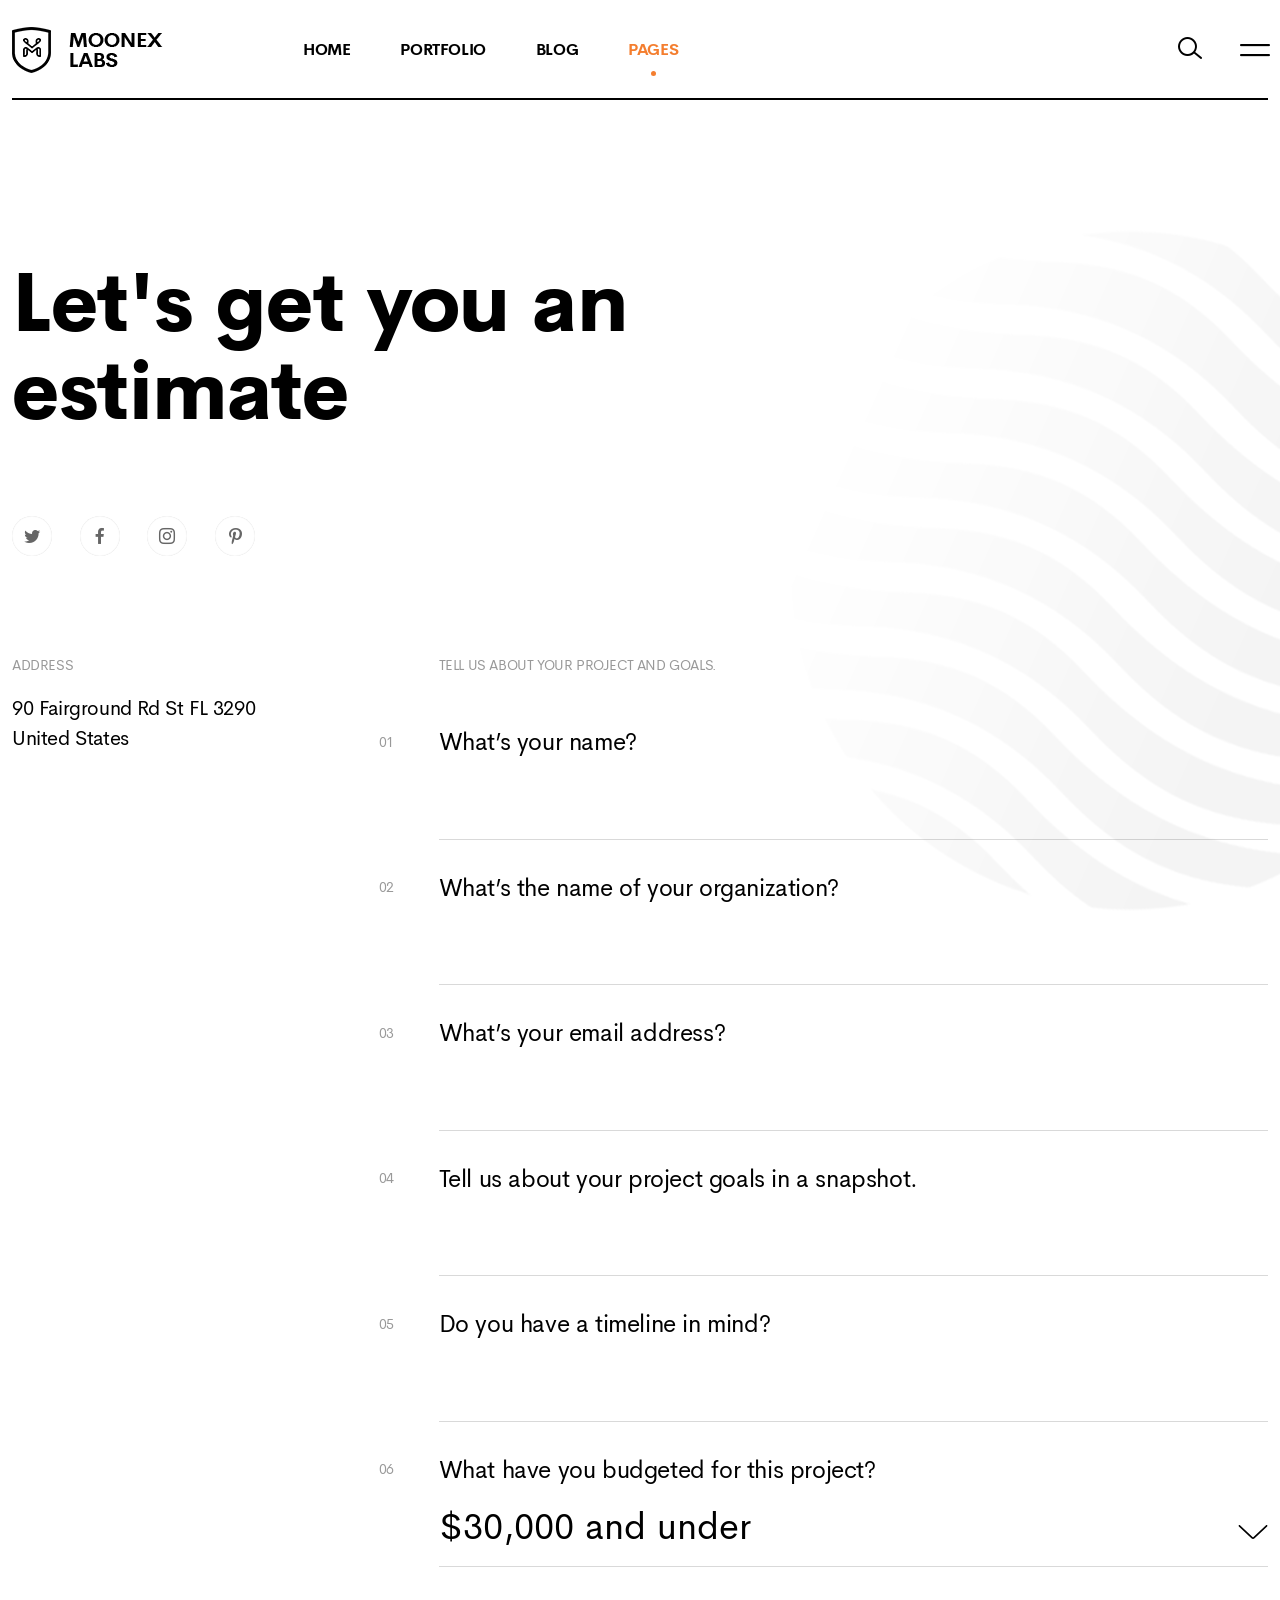
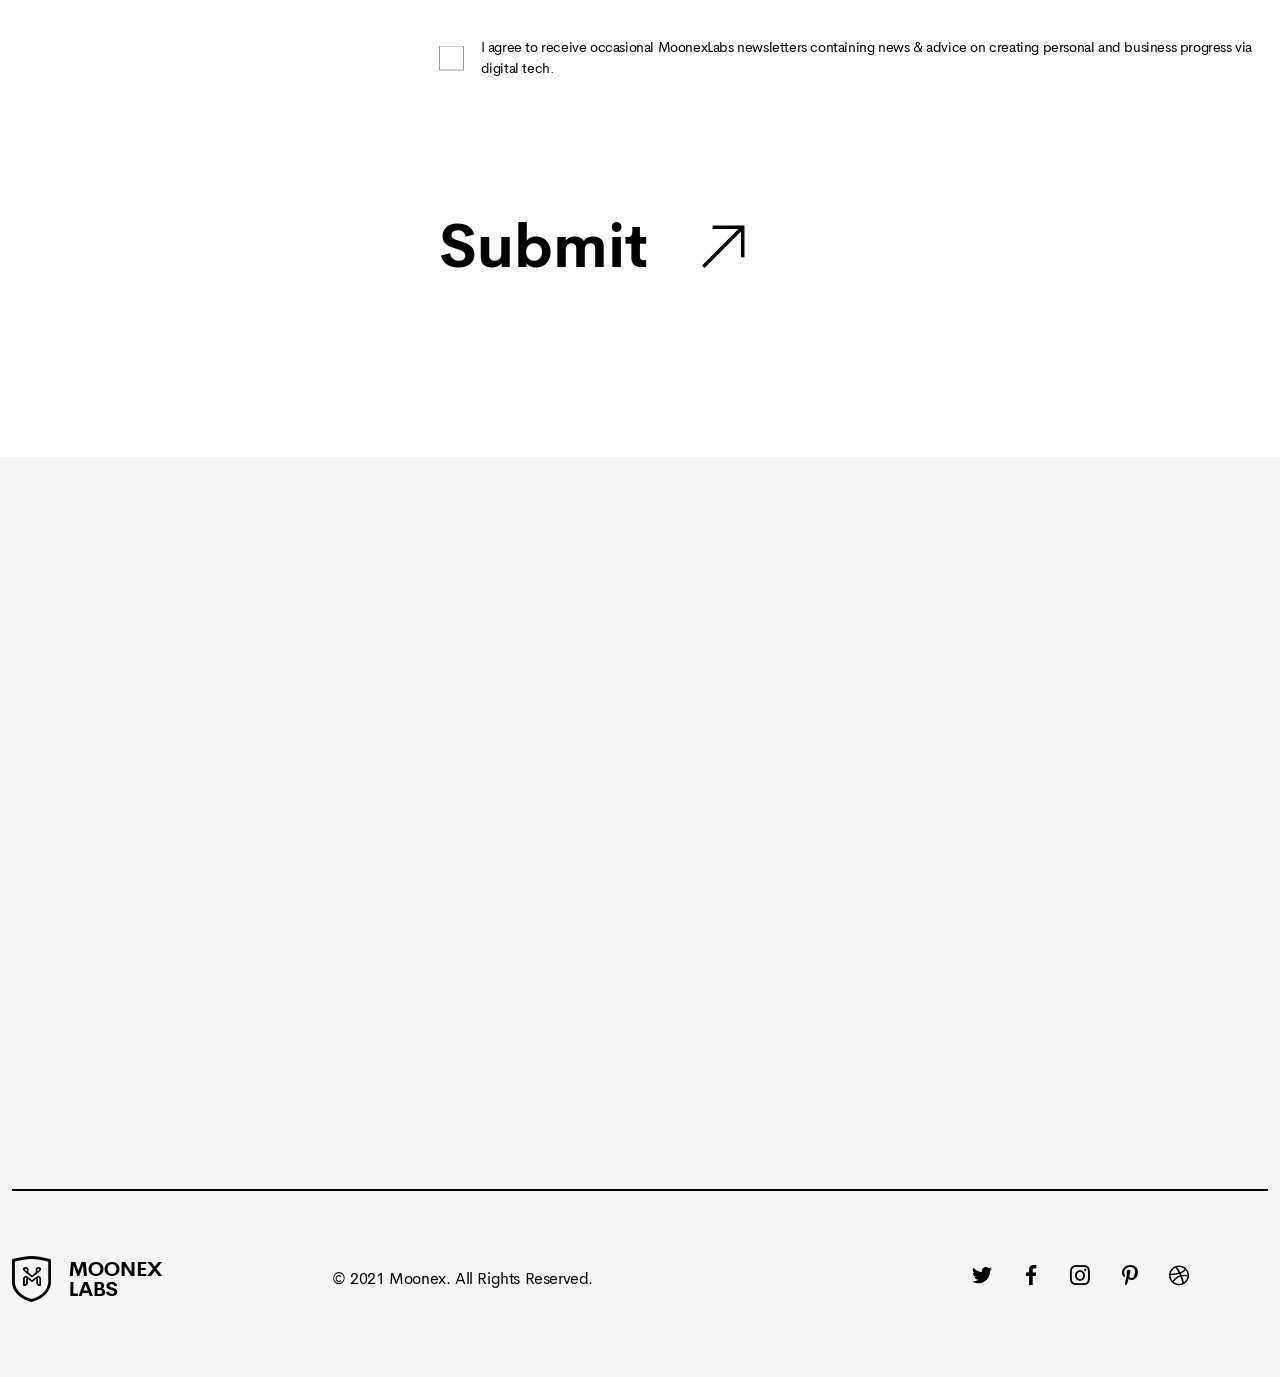
<file: contact.html>
<!DOCTYPE html>
<html class="no-js ptf-is--contact ptf-is--header-style-3 ptf-is--footer-style-1 ptf-is--custom-cursor ptf-is--footer-fixed" lang="en">

<head>
	<meta charset="utf-8">
	<title>Moonex - Contact</title>
	<meta name="description" content="Multipurpose HTML5 Template">
	<meta http-equiv="X-UA-Compatible" content="IE=edge">
	<meta name="viewport" content="width=device-width, initial-scale=1, maximum-scale=1">
	<!--Favicon-->
	<link rel="icon" type="image/png" href="assets/img/root/favicon.png">
	<!--Framework-->
	<link rel="stylesheet" href="assets/css/framework/bootstrap-reboot.min.css">
	<link rel="stylesheet" href="assets/css/framework/bootstrap-grid.min.css">
	<link rel="stylesheet" href="assets/css/framework/bootstrap-utilities.min.css">
	<!--Plugins-->
	<link rel="stylesheet" href="assets/css/ptf-plugins.min.css">
	<!--Fonts-->
	<link rel="stylesheet" href="https://fonts.googleapis.com/css2?family=Amiri&amp;display=swap">
	<link rel="stylesheet" href="assets/fonts/CerebriSans/style.css">
	<!--Icons-->
	<link rel="stylesheet" href="assets/fonts/LineIcons-PRO/WebFonts/Pro-Light/font-css/LinIconsPro-Light.css">
	<link rel="stylesheet" href="assets/fonts/LineIcons-PRO/WebFonts/Pro-Regular/font-css/LineIcons.css">
	<link rel="stylesheet" href="assets/fonts/Socicons/socicon.css">
	<!--Style-->
	<link rel="stylesheet" href="assets/css/ptf-main.min.css">
	<!--Custom-->
	<link rel="stylesheet" href="assets/css/custom.css">
</head>

<body>
	<!--Site Wrapper-->
	<div class="ptf-site-wrapper animsition">
		<!--Site Wrapper Inner-->
		<div class="ptf-site-wrapper__inner">
			<!--Header-->
			<header class="ptf-header ptf-header--style-3 ptf-header--opaque">
				<div class="ptf-navbar ptf-navbar--main ptf-navbar--sticky">
					<div class="container-xxl">
						<div class="ptf-navbar-inner">
							<!--Logo--><a class="ptf-navbar-logo" href="index.html"><img class="black" src="assets/img/root/logo-dark.png" alt="" loading="lazy"><img class="white" src="assets/img/root/logo-white.png" alt="" loading="lazy"></a>
							<!--Navigation-->
							<nav class="ptf-nav ptf-nav--default">
								<!--Menu-->
								<ul class="sf-menu">
									<li class="menu-item-has-children two-columns"><a href="index.html"><span>Home</span></a>
										<ul class="sub-menu">
											<li><a href="index.html"><span>Home Default</span></a>
											</li>
											<li><a href="home-studio.html"><span>Home Studio</span></a>
											</li>
											<li><a href="home-agency.html"><span>Home Agency</span></a>
											</li>
											<li><a href="home-minimal.html"><span>Home Minimal</span></a>
											</li>
											<li><a href="home-dark.html"><span>Home Dark</span></a>
											</li>
											<li><a href="home-parallax.html"><span>Home Parallax</span></a>
											</li>
											<li><a href="home-freelancer.html"><span>Home Freelancer</span></a>
											</li>
											<li><a href="home-vertical.html"><span>Home Vertical</span></a>
											</li>
											<li><a href="home-trending.html"><span>Home Trending</span></a>
											</li>
											<li><a href="home-modern.html"><span>Home Modern</span></a>
											</li>
										</ul>
									</li>
									<li class="menu-item-has-children"><a href="#"><span>Portfolio</span></a>
										<ul class="sub-menu">
											<li><a href="portfolio-grid.html"><span>Works Grid</span></a>
											</li>
											<li><a href="portfolio-masonry.html"><span>Works Masonry</span></a>
											</li>
											<li><a href="portfolio-listing.html"><span>Works Listing</span></a>
											</li>
											<li><a href="portfolio-carousel.html"><span>Works Carousel</span></a>
											</li>
											<li><a href="portfolio-showcase-1.html"><span>Work Showcase 1</span></a>
											</li>
											<li><a href="portfolio-showcase-2.html"><span>Work Showcase 2</span></a>
											</li>
										</ul>
									</li>
									<li class="menu-item-has-children"><a href="#"><span>Blog</span></a>
										<ul class="sub-menu">
											<li><a href="blog-grid.html"><span>Blog Grid</span></a>
											</li>
											<li><a href="blog-masonry.html"><span>Blog Masonry</span></a>
											</li>
											<li><a href="blog-sidebar.html"><span>Blog Sidebar</span></a>
											</li>
											<li><a href="single-post.html"><span>Single Post</span></a>
											</li>
											<li><a href="single-post-sidebar.html"><span>Single Post Sidebar</span></a>
											</li>
										</ul>
									</li>
									<li class="menu-item-has-children two-columns"><a href="#"><span>Pages</span></a>
										<ul class="sub-menu">
											<li><a href="about-us.html"><span>About Us</span></a>
											</li>
											<li><a href="about-me.html"><span>About Me</span></a>
											</li>
											<li><a href="services.html"><span>Services</span></a>
											</li>
											<li><a href="service-detail.html"><span>Service Detail</span></a>
											</li>
											<li><a href="pricing.html"><span>Pricing</span></a>
											</li>
											<li><a href="team.html"><span>Team</span></a>
											</li>
											<li><a href="faq.html"><span>FAQ</span></a>
											</li>
											<li class=" current-menu-item"><a href="contact.html"><span>Contact</span></a>
											</li>
											<li><a href="404.html"><span>Page 404</span></a>
											</li>
											<li><a href="coming-soon.html"><span>Coming Soon</span></a>
											</li>
										</ul>
									</li>
								</ul>
							</nav>
							<!--Buttons-->
							<!--Navbar Search-->
							<div class="ptf-navbar-search">
								<div class="ptf-navbar-search__wrapper">
									<form>
										<input type="text" placeholder="Type and hit enter to search...">
									</form>
								</div><a class="ptf-navbar-search__toggle" href="#"><i class="lnir lnir-search-alt"></i><i class="lnir lnir-close"></i></a>
							</div>
							<!--Offcanvas Menu Toggle--><a class="ptf-offcanvas-menu-icon js-offcanvas-menu-toggle" href="#"><i class="lnir lnir-menu-alt-5"></i></a>
						</div>
					</div>
				</div>
			</header>
			<!--Site Overlay-->
			<div class="ptf-site-overlay"></div>
			<!--Offcanvas Menu-->
			<div class="ptf-offcanvas-menu">
				<div class="ptf-offcanvas-menu__header">
					<div class="ptf-language-switcher"><a class="is-active" href="#">Eng</a><a href="#">Fra</a><a href="#">Ger</a></div><a class="ptf-offcanvas-menu-icon js-offcanvas-menu-toggle" href="#"><i class="lnir lnir-close"></i></a>
				</div>
				<div class="ptf-offcanvas-menu__navigation">
					<!--Navigation-->
					<nav class="ptf-nav ptf-nav--offcanvas">
						<!--Menu-->
						<ul class="sf-menu">
							<li class="menu-item-has-children two-columns"><a href="index.html"><span>Home</span></a>
								<ul class="sub-menu">
									<li><a href="index.html"><span>Home Default</span></a>
									</li>
									<li><a href="home-studio.html"><span>Home Studio</span></a>
									</li>
									<li><a href="home-agency.html"><span>Home Agency</span></a>
									</li>
									<li><a href="home-minimal.html"><span>Home Minimal</span></a>
									</li>
									<li><a href="home-dark.html"><span>Home Dark</span></a>
									</li>
									<li><a href="home-parallax.html"><span>Home Parallax</span></a>
									</li>
									<li><a href="home-freelancer.html"><span>Home Freelancer</span></a>
									</li>
									<li><a href="home-vertical.html"><span>Home Vertical</span></a>
									</li>
									<li><a href="home-trending.html"><span>Home Trending</span></a>
									</li>
									<li><a href="home-modern.html"><span>Home Modern</span></a>
									</li>
								</ul>
							</li>
							<li class="menu-item-has-children"><a href="#"><span>Portfolio</span></a>
								<ul class="sub-menu">
									<li><a href="portfolio-grid.html"><span>Works Grid</span></a>
									</li>
									<li><a href="portfolio-masonry.html"><span>Works Masonry</span></a>
									</li>
									<li><a href="portfolio-listing.html"><span>Works Listing</span></a>
									</li>
									<li><a href="portfolio-carousel.html"><span>Works Carousel</span></a>
									</li>
									<li><a href="portfolio-showcase-1.html"><span>Work Showcase 1</span></a>
									</li>
									<li><a href="portfolio-showcase-2.html"><span>Work Showcase 2</span></a>
									</li>
								</ul>
							</li>
							<li class="menu-item-has-children"><a href="#"><span>Blog</span></a>
								<ul class="sub-menu">
									<li><a href="blog-grid.html"><span>Blog Grid</span></a>
									</li>
									<li><a href="blog-masonry.html"><span>Blog Masonry</span></a>
									</li>
									<li><a href="blog-sidebar.html"><span>Blog Sidebar</span></a>
									</li>
									<li><a href="single-post.html"><span>Single Post</span></a>
									</li>
									<li><a href="single-post-sidebar.html"><span>Single Post Sidebar</span></a>
									</li>
								</ul>
							</li>
							<li class="menu-item-has-children two-columns"><a href="#"><span>Pages</span></a>
								<ul class="sub-menu">
									<li><a href="about-us.html"><span>About Us</span></a>
									</li>
									<li><a href="about-me.html"><span>About Me</span></a>
									</li>
									<li><a href="services.html"><span>Services</span></a>
									</li>
									<li><a href="service-detail.html"><span>Service Detail</span></a>
									</li>
									<li><a href="pricing.html"><span>Pricing</span></a>
									</li>
									<li><a href="team.html"><span>Team</span></a>
									</li>
									<li><a href="faq.html"><span>FAQ</span></a>
									</li>
									<li class=" current-menu-item"><a href="contact.html"><span>Contact</span></a>
									</li>
									<li><a href="404.html"><span>Page 404</span></a>
									</li>
									<li><a href="coming-soon.html"><span>Coming Soon</span></a>
									</li>
								</ul>
							</li>
						</ul>
					</nav>
				</div>
				<div class="ptf-offcanvas-menu__footer">
					<p class="ptf-offcanvas-menu__copyright">© 2021 <span>Moonex</span>. All Rights Reserved. <br>Development by <span>Paul Studio</span>.</p>
					<div class="ptf-offcanvas-menu__socials">
						<!--Social Icon--><a class="ptf-social-icon ptf-social-icon--style-3 twitter" href="#" target="_blank"><i class="socicon-twitter"></i></a>
						<!--Social Icon--><a class="ptf-social-icon ptf-social-icon--style-3 facebook" href="#" target="_blank"><i class="socicon-facebook"></i></a>
						<!--Social Icon--><a class="ptf-social-icon ptf-social-icon--style-3 instagram" href="#" target="_blank"><i class="socicon-instagram"></i></a>
					</div>
				</div>
			</div>
			<!--Main-->
			<main class="ptf-main">
				<article class="ptf-page ptf-page--contact">
					<section>
						<!--Spacer-->
						<div class="ptf-spacer" style=" --ptf-xxl: 10rem; --ptf-md: 5rem;"></div>
						<div class="container-xxl">
							<div class="row">
								<div class="col-xl-10">
									<!--Animated Block-->
									<div class="ptf-animated-block" data-aos="fade" data-aos-delay="0">
										<h1 class="large-heading">Let's get you an <br>estimate</h1>
										<!--Spacer-->
										<div class="ptf-spacer" style=" --ptf-xxl: 5rem; --ptf-md: 2.5rem;"></div>
										<!--Social Icon--><a class="ptf-social-icon ptf-social-icon--style-3 twitter" href="#" target="_blank"><i class="socicon-twitter"></i></a>
										<!--Social Icon--><a class="ptf-social-icon ptf-social-icon--style-3 facebook" href="#" target="_blank"><i class="socicon-facebook"></i></a>
										<!--Social Icon--><a class="ptf-social-icon ptf-social-icon--style-3 instagram" href="#" target="_blank"><i class="socicon-instagram"></i></a>
										<!--Social Icon--><a class="ptf-social-icon ptf-social-icon--style-3 pinterest" href="#" target="_blank"><i class="socicon-pinterest"></i></a>
									</div>
								</div>
							</div>
						</div>
						<!--Spacer-->
						<div class="ptf-spacer" style=" --ptf-xxl: 6.25rem; --ptf-md: 3.125rem;"></div>
					</section>
					<section>
						<div class="container-xxl">
							<div class="row">
								<div class="col-lg-4">
									<!--Animated Block-->
									<div class="ptf-animated-block" data-aos="fade" data-aos-delay="0">
										<h5 class="fz-14 text-uppercase has-3-color fw-normal">Address</h5>
										<!--Spacer-->
										<div class="ptf-spacer" style=" --ptf-xxl: 1.25rem;"></div>
										<p class="fz-20 lh-1p5 has-black-color">90 Fairground Rd St FL 3290<br>United States</p>
									</div>
									<!--Spacer-->
									<div class="ptf-spacer" style=" --ptf-xxl: 2.1875rem;"></div>
									<!--Animated Block-->
									<div class="ptf-animated-block" data-aos="fade" data-aos-delay="100">
										<h5 class="fz-14 text-uppercase has-3-color fw-normal">Email</h5>
										<!--Spacer-->
										<div class="ptf-spacer" style=" --ptf-xxl: 1.25rem;"></div>
										<p class="fz-20 lh-1p5 has-black-color"><a href="mailto:hello@moonex.co">hello@moonex.co<br></a><a href="mailto:career@moonex.co">career@moonex.co</a></p>
									</div>
									<!--Spacer-->
									<div class="ptf-spacer" style=" --ptf-xxl: 2.1875rem;"></div>
									<!--Animated Block-->
									<div class="ptf-animated-block" data-aos="fade" data-aos-delay="200">
										<h5 class="fz-14 text-uppercase has-3-color fw-normal">Phone</h5>
										<!--Spacer-->
										<div class="ptf-spacer" style=" --ptf-xxl: 1.25rem;"></div>
										<p class="fz-20 lh-1p5 has-black-color"><a href="tel:+5632356565">+56 3235 65 65</a></p>
									</div>
									<!--Spacer-->
									<div class="ptf-spacer" style=" --ptf-lg: 4.375rem; --ptf-md: 2.1875rem;"></div>
								</div>
								<div class="col-lg-8">
									<!--Animated Block-->
									<div class="ptf-animated-block" data-aos="fade" data-aos-delay="300">
										<h5 class="fz-14 text-uppercase has-3-color fw-normal">Tell us about your project and goals.</h5>
										<!--Spacer-->
										<div class="ptf-spacer" style=" --ptf-xxl: 3.125rem;"></div>
										<form>
											<div class="ptf-form-group">
												<label data-number="01">What’s your name?</label>
												<input class="is-large" type="text">
											</div>
											<div class="ptf-form-group">
												<label data-number="02">What’s the name of your organization?</label>
												<input class="is-large" type="text">
											</div>
											<div class="ptf-form-group">
												<label data-number="03">What’s your email address?</label>
												<input class="is-large" type="text">
											</div>
											<div class="ptf-form-group">
												<label data-number="04">Tell us about your project goals in a snapshot.</label>
												<input class="is-large" type="text">
											</div>
											<div class="ptf-form-group">
												<label data-number="05">Do you have a timeline in mind?</label>
												<input class="is-large" type="text">
											</div>
											<div class="ptf-form-group">
												<label data-number="06">What have you budgeted for this project?</label>
												<select class="is-large">
													<option value="">$30,000 and under</option>
													<option value="100-200">100$-200$</option>
													<option value="200-500">200$-500$</option>
													<option value="500-1000">500$-1000$</option>
												</select>
											</div>
											<!--Spacer-->
											<div class="ptf-spacer" style=" --ptf-xxl: 2.5rem;"></div>
											<div class="ptf-form-group">
												<label class="ptf-checkbox" for="terms">
													<input class="d-none" type="checkbox" id="terms"><span class="ptf-checkbox__checkmark"></span>I agree to receive occasional MoonexLabs newsletters containing news & advice on creating personal and business progress via digital tech.
												</label>
											</div>
											<!--Spacer-->
											<div class="ptf-spacer" style=" --ptf-xxl: 5.625rem;"></div>
											<button class="ptf-submit-button">
												Submit<svg xmlns="http://www.w3.org/2000/svg" fill="currentColor" viewBox="0 0 17 17">
													<path d="M16 .997V10h-1V2.703L4.683 13l-.707-.708L14.291 1.997H6.975v-1H16z" />
												</svg></button>
										</form>
									</div>
								</div>
							</div>
						</div>
						<!--Spacer-->
						<div class="ptf-spacer" style=" --ptf-xxl: 10rem; --ptf-md: 5rem;"></div>
					</section>
				</article>
			</main>
		</div>
		<!--Footer-->
		<footer class="ptf-footer ptf-footer--style-1">
			<div class="container-xxl">
				<div class="ptf-footer__top">
					<div class="row">
						<div class="col-12 col-xl-6">
							<!--Animated Block-->
							<div class="ptf-animated-block" data-aos="fade" data-aos-delay="0">
								<div class="ptf-footer-heading has-black-color" style="max-width: 37.5rem;">Boost Your Business Up To High Level</div>
								<div class="ptf-footer-heading has-black-color">Start by <a class="has-accent-1 text-decoration-underline" href="contact.html">Saying Hi!</a></div>
							</div>
						</div>
						<div class="col-12 col-md-6 col-xl-3">
							<!--Animated Block-->
							<div class="ptf-animated-block" data-aos="fade" data-aos-delay="100">
								<div class="ptf-widget ptf-widget-links has-black-color">
									<h4 class="ptf-widget-title">Links</h4>
									<ul>
										<li><a href="faq.html">Faqs</a></li>
										<li><a href="#">Term & Conditions</a></li>
										<li><a href="#">Privacy Policy</a></li>
										<li><a href="#">Help</a></li>
										<li><a href="#">Affiliate</a></li>
										<li><a href="services.html">Services</a></li>
									</ul>
								</div>
							</div>
						</div>
						<div class="col-12 col-md-6 col-xl-3">
							<!--Animated Block-->
							<div class="ptf-animated-block" data-aos="fade" data-aos-delay="200">
								<div class="ptf-widget ptf-widget-text">
									<h4 class="ptf-widget-title">Contact</h4>
									<p class="fz-24">90 Fairground Rd, FL 3290, United States</p><a class="fz-40 has-black-color" href="mailto:hello@moonex.co">hello@moonex.co</a>
								</div>
								<div class="ptf-widget ptf-widget-links has-black-color">
									<ul>
										<li><a href="portfolio-grid.html">Works</a></li>
										<li><a href="about-us.html">About</a></li>
										<li><a href="blog-grid.html">News</a></li>
										<li><a href="contact.html">Contact</a></li>
									</ul>
								</div>
							</div>
						</div>
					</div>
				</div>
				<div class="ptf-footer__bottom">
					<div class="row align-items-center">
						<div class="col-12 col-md"><a href="index.html"><img src="assets/img/root/logo-dark.png" alt="" loading="lazy"></a></div>
						<div class="col-12 col-md">
							<p class="ptf-footer-copyright has-black-color">© 2021 <span>Moonex</span>. All Rights Reserved.</p>
						</div>
						<div class="col-12 col-md d-none d-xl-block"></div>
						<div class="col-12 col-lg">
							<div class="ptf-footer-socials has-black-color">
								<!--Social Icon--><a class="ptf-social-icon ptf-social-icon--style-1 twitter" href="#" target="_blank"><i class="socicon-twitter"></i></a>
								<!--Social Icon--><a class="ptf-social-icon ptf-social-icon--style-1 facebook" href="#" target="_blank"><i class="socicon-facebook"></i></a>
								<!--Social Icon--><a class="ptf-social-icon ptf-social-icon--style-1 instagram" href="#" target="_blank"><i class="socicon-instagram"></i></a>
								<!--Social Icon--><a class="ptf-social-icon ptf-social-icon--style-1 pinterest" href="#" target="_blank"><i class="socicon-pinterest"></i></a>
								<!--Social Icon--><a class="ptf-social-icon ptf-social-icon--style-1 dribbble" href="#" target="_blank"><i class="socicon-dribbble"></i></a>
							</div>
						</div>
					</div>
				</div>
			</div>
		</footer>
	</div>
	<!--Libs-->
	<script src="assets/scripts/ptf-plugins.min.js"></script>
	<script src="assets/scripts/ptf-helpers.js"></script>
	<script src="assets/scripts/ptf-controllers.min.js"></script>
</body>

</html>
</file>
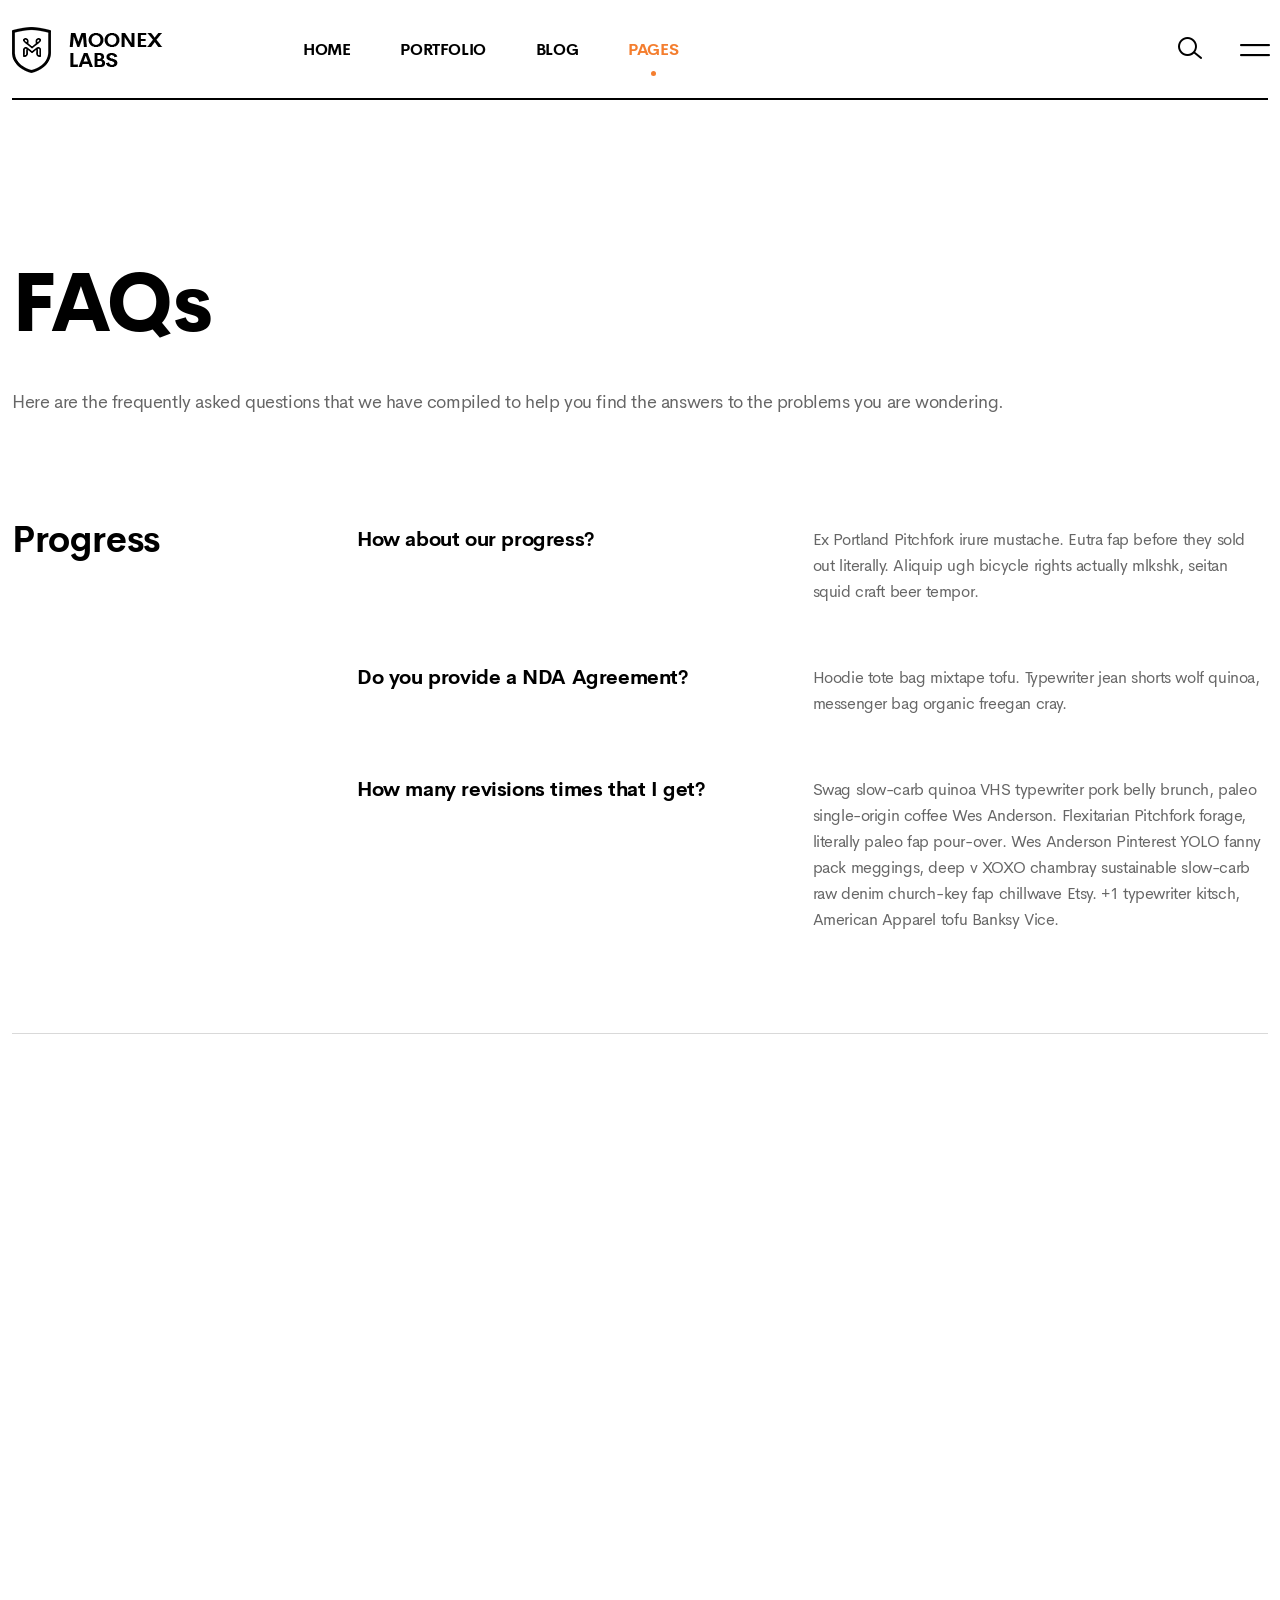
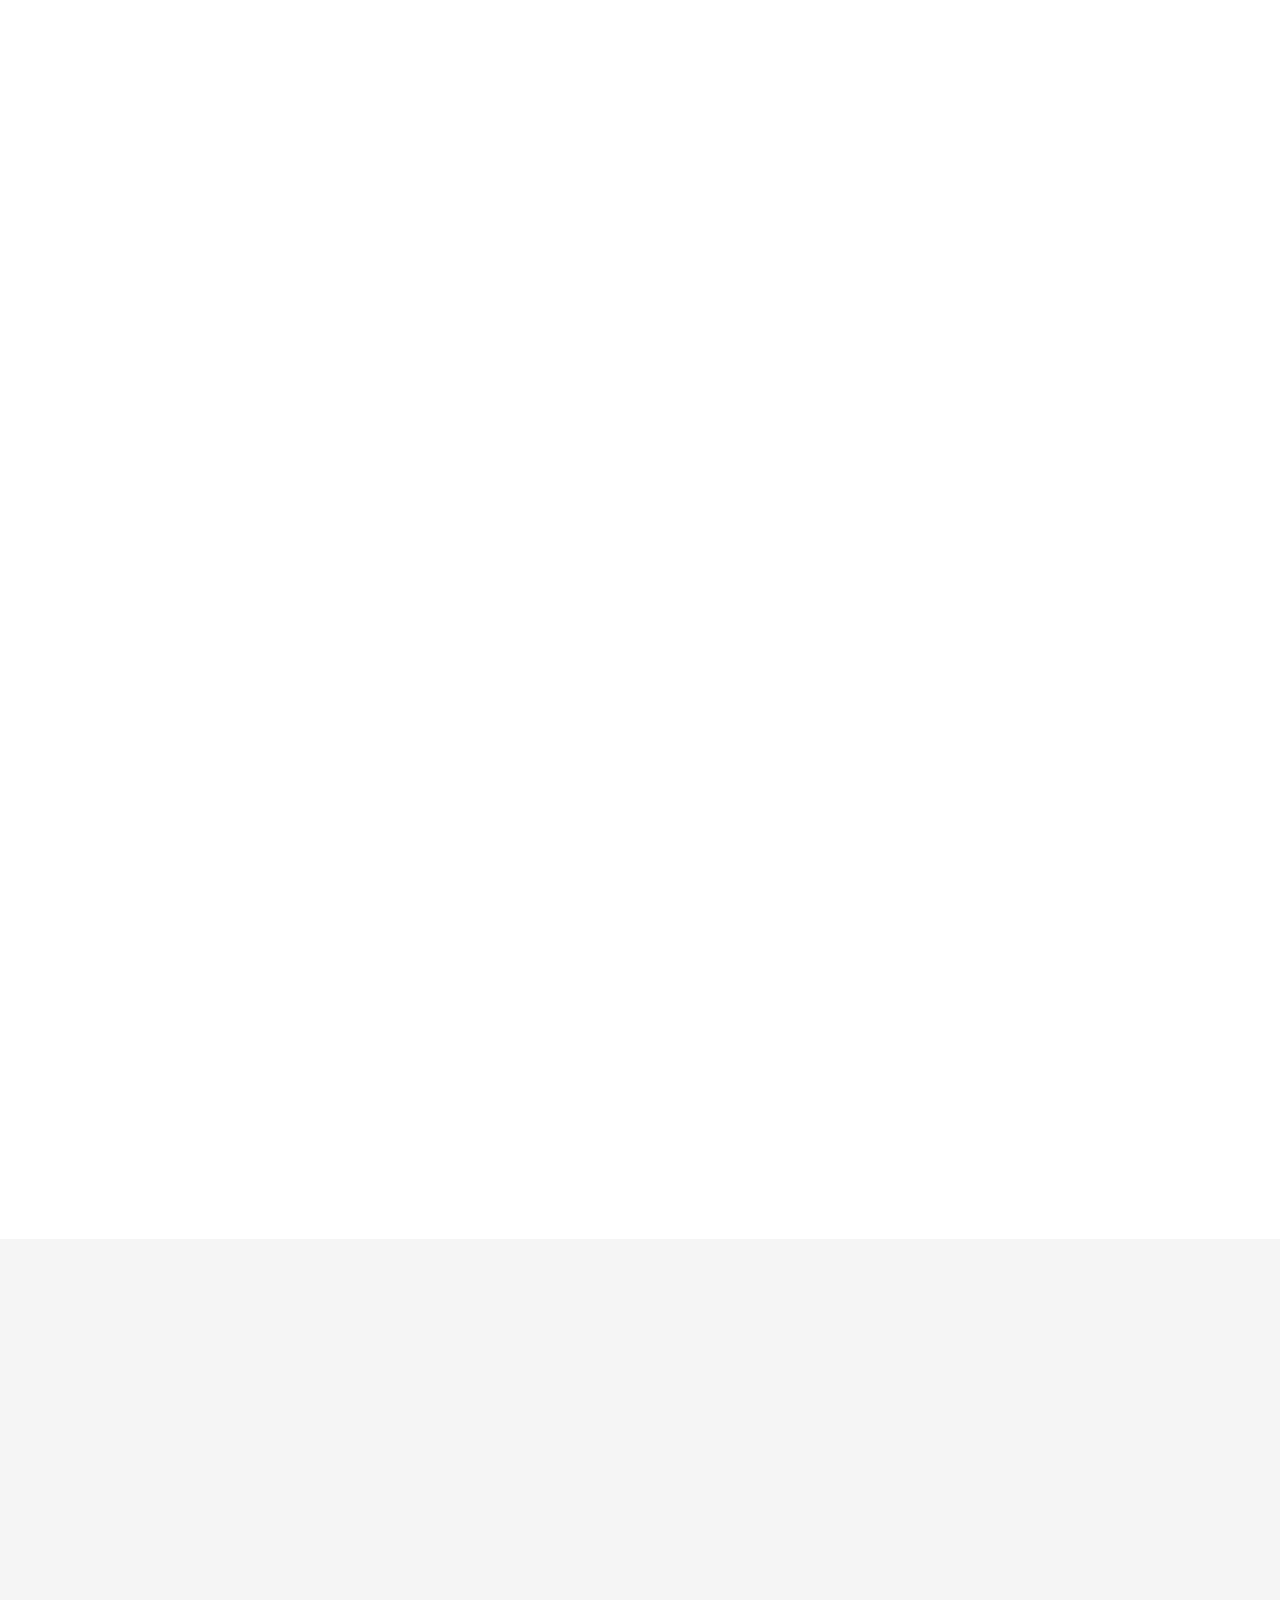
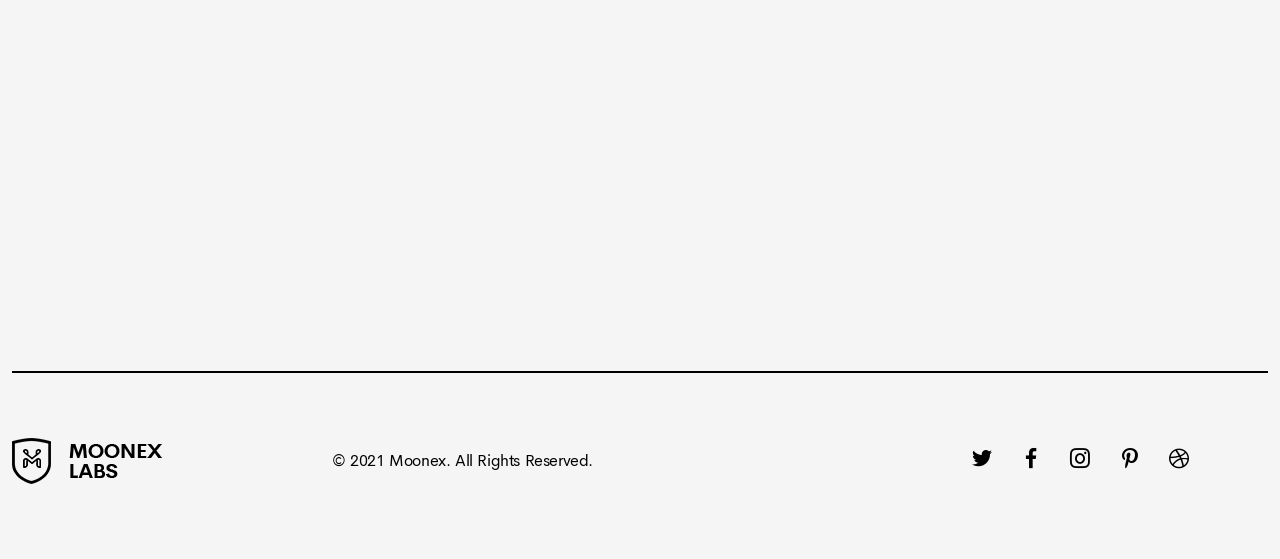
<file: faq.html>
<!DOCTYPE html>
<html class="no-js ptf-is--faq ptf-is--header-style-3 ptf-is--footer-style-1 ptf-is--custom-cursor ptf-is--footer-fixed" lang="en">

<head>
	<meta charset="utf-8">
	<title>Moonex - FAQ</title>
	<meta name="description" content="Multipurpose HTML5 Template">
	<meta http-equiv="X-UA-Compatible" content="IE=edge">
	<meta name="viewport" content="width=device-width, initial-scale=1, maximum-scale=1">
	<!--Favicon-->
	<link rel="icon" type="image/png" href="assets/img/root/favicon.png">
	<!--Framework-->
	<link rel="stylesheet" href="assets/css/framework/bootstrap-reboot.min.css">
	<link rel="stylesheet" href="assets/css/framework/bootstrap-grid.min.css">
	<link rel="stylesheet" href="assets/css/framework/bootstrap-utilities.min.css">
	<!--Plugins-->
	<link rel="stylesheet" href="assets/css/ptf-plugins.min.css">
	<!--Fonts-->
	<link rel="stylesheet" href="https://fonts.googleapis.com/css2?family=Amiri&amp;display=swap">
	<link rel="stylesheet" href="assets/fonts/CerebriSans/style.css">
	<!--Icons-->
	<link rel="stylesheet" href="assets/fonts/LineIcons-PRO/WebFonts/Pro-Light/font-css/LinIconsPro-Light.css">
	<link rel="stylesheet" href="assets/fonts/LineIcons-PRO/WebFonts/Pro-Regular/font-css/LineIcons.css">
	<link rel="stylesheet" href="assets/fonts/Socicons/socicon.css">
	<!--Style-->
	<link rel="stylesheet" href="assets/css/ptf-main.min.css">
	<!--Custom-->
	<link rel="stylesheet" href="assets/css/custom.css">
</head>

<body>
	<!--Site Wrapper-->
	<div class="ptf-site-wrapper animsition">
		<!--Site Wrapper Inner-->
		<div class="ptf-site-wrapper__inner">
			<!--Header-->
			<header class="ptf-header ptf-header--style-3 ptf-header--opaque">
				<div class="ptf-navbar ptf-navbar--main ptf-navbar--sticky">
					<div class="container-xxl">
						<div class="ptf-navbar-inner">
							<!--Logo--><a class="ptf-navbar-logo" href="index.html"><img class="black" src="assets/img/root/logo-dark.png" alt="" loading="lazy"><img class="white" src="assets/img/root/logo-white.png" alt="" loading="lazy"></a>
							<!--Navigation-->
							<nav class="ptf-nav ptf-nav--default">
								<!--Menu-->
								<ul class="sf-menu">
									<li class="menu-item-has-children two-columns"><a href="index.html"><span>Home</span></a>
										<ul class="sub-menu">
											<li><a href="index.html"><span>Home Default</span></a>
											</li>
											<li><a href="home-studio.html"><span>Home Studio</span></a>
											</li>
											<li><a href="home-agency.html"><span>Home Agency</span></a>
											</li>
											<li><a href="home-minimal.html"><span>Home Minimal</span></a>
											</li>
											<li><a href="home-dark.html"><span>Home Dark</span></a>
											</li>
											<li><a href="home-parallax.html"><span>Home Parallax</span></a>
											</li>
											<li><a href="home-freelancer.html"><span>Home Freelancer</span></a>
											</li>
											<li><a href="home-vertical.html"><span>Home Vertical</span></a>
											</li>
											<li><a href="home-trending.html"><span>Home Trending</span></a>
											</li>
											<li><a href="home-modern.html"><span>Home Modern</span></a>
											</li>
										</ul>
									</li>
									<li class="menu-item-has-children"><a href="#"><span>Portfolio</span></a>
										<ul class="sub-menu">
											<li><a href="portfolio-grid.html"><span>Works Grid</span></a>
											</li>
											<li><a href="portfolio-masonry.html"><span>Works Masonry</span></a>
											</li>
											<li><a href="portfolio-listing.html"><span>Works Listing</span></a>
											</li>
											<li><a href="portfolio-carousel.html"><span>Works Carousel</span></a>
											</li>
											<li><a href="portfolio-showcase-1.html"><span>Work Showcase 1</span></a>
											</li>
											<li><a href="portfolio-showcase-2.html"><span>Work Showcase 2</span></a>
											</li>
										</ul>
									</li>
									<li class="menu-item-has-children"><a href="#"><span>Blog</span></a>
										<ul class="sub-menu">
											<li><a href="blog-grid.html"><span>Blog Grid</span></a>
											</li>
											<li><a href="blog-masonry.html"><span>Blog Masonry</span></a>
											</li>
											<li><a href="blog-sidebar.html"><span>Blog Sidebar</span></a>
											</li>
											<li><a href="single-post.html"><span>Single Post</span></a>
											</li>
											<li><a href="single-post-sidebar.html"><span>Single Post Sidebar</span></a>
											</li>
										</ul>
									</li>
									<li class="menu-item-has-children two-columns"><a href="#"><span>Pages</span></a>
										<ul class="sub-menu">
											<li><a href="about-us.html"><span>About Us</span></a>
											</li>
											<li><a href="about-me.html"><span>About Me</span></a>
											</li>
											<li><a href="services.html"><span>Services</span></a>
											</li>
											<li><a href="service-detail.html"><span>Service Detail</span></a>
											</li>
											<li><a href="pricing.html"><span>Pricing</span></a>
											</li>
											<li><a href="team.html"><span>Team</span></a>
											</li>
											<li class=" current-menu-item"><a href="faq.html"><span>FAQ</span></a>
											</li>
											<li><a href="contact.html"><span>Contact</span></a>
											</li>
											<li><a href="404.html"><span>Page 404</span></a>
											</li>
											<li><a href="coming-soon.html"><span>Coming Soon</span></a>
											</li>
										</ul>
									</li>
								</ul>
							</nav>
							<!--Buttons-->
							<!--Navbar Search-->
							<div class="ptf-navbar-search">
								<div class="ptf-navbar-search__wrapper">
									<form>
										<input type="text" placeholder="Type and hit enter to search...">
									</form>
								</div><a class="ptf-navbar-search__toggle" href="#"><i class="lnir lnir-search-alt"></i><i class="lnir lnir-close"></i></a>
							</div>
							<!--Offcanvas Menu Toggle--><a class="ptf-offcanvas-menu-icon js-offcanvas-menu-toggle" href="#"><i class="lnir lnir-menu-alt-5"></i></a>
						</div>
					</div>
				</div>
			</header>
			<!--Site Overlay-->
			<div class="ptf-site-overlay"></div>
			<!--Offcanvas Menu-->
			<div class="ptf-offcanvas-menu">
				<div class="ptf-offcanvas-menu__header">
					<div class="ptf-language-switcher"><a class="is-active" href="#">Eng</a><a href="#">Fra</a><a href="#">Ger</a></div><a class="ptf-offcanvas-menu-icon js-offcanvas-menu-toggle" href="#"><i class="lnir lnir-close"></i></a>
				</div>
				<div class="ptf-offcanvas-menu__navigation">
					<!--Navigation-->
					<nav class="ptf-nav ptf-nav--offcanvas">
						<!--Menu-->
						<ul class="sf-menu">
							<li class="menu-item-has-children two-columns"><a href="index.html"><span>Home</span></a>
								<ul class="sub-menu">
									<li><a href="index.html"><span>Home Default</span></a>
									</li>
									<li><a href="home-studio.html"><span>Home Studio</span></a>
									</li>
									<li><a href="home-agency.html"><span>Home Agency</span></a>
									</li>
									<li><a href="home-minimal.html"><span>Home Minimal</span></a>
									</li>
									<li><a href="home-dark.html"><span>Home Dark</span></a>
									</li>
									<li><a href="home-parallax.html"><span>Home Parallax</span></a>
									</li>
									<li><a href="home-freelancer.html"><span>Home Freelancer</span></a>
									</li>
									<li><a href="home-vertical.html"><span>Home Vertical</span></a>
									</li>
									<li><a href="home-trending.html"><span>Home Trending</span></a>
									</li>
									<li><a href="home-modern.html"><span>Home Modern</span></a>
									</li>
								</ul>
							</li>
							<li class="menu-item-has-children"><a href="#"><span>Portfolio</span></a>
								<ul class="sub-menu">
									<li><a href="portfolio-grid.html"><span>Works Grid</span></a>
									</li>
									<li><a href="portfolio-masonry.html"><span>Works Masonry</span></a>
									</li>
									<li><a href="portfolio-listing.html"><span>Works Listing</span></a>
									</li>
									<li><a href="portfolio-carousel.html"><span>Works Carousel</span></a>
									</li>
									<li><a href="portfolio-showcase-1.html"><span>Work Showcase 1</span></a>
									</li>
									<li><a href="portfolio-showcase-2.html"><span>Work Showcase 2</span></a>
									</li>
								</ul>
							</li>
							<li class="menu-item-has-children"><a href="#"><span>Blog</span></a>
								<ul class="sub-menu">
									<li><a href="blog-grid.html"><span>Blog Grid</span></a>
									</li>
									<li><a href="blog-masonry.html"><span>Blog Masonry</span></a>
									</li>
									<li><a href="blog-sidebar.html"><span>Blog Sidebar</span></a>
									</li>
									<li><a href="single-post.html"><span>Single Post</span></a>
									</li>
									<li><a href="single-post-sidebar.html"><span>Single Post Sidebar</span></a>
									</li>
								</ul>
							</li>
							<li class="menu-item-has-children two-columns"><a href="#"><span>Pages</span></a>
								<ul class="sub-menu">
									<li><a href="about-us.html"><span>About Us</span></a>
									</li>
									<li><a href="about-me.html"><span>About Me</span></a>
									</li>
									<li><a href="services.html"><span>Services</span></a>
									</li>
									<li><a href="service-detail.html"><span>Service Detail</span></a>
									</li>
									<li><a href="pricing.html"><span>Pricing</span></a>
									</li>
									<li><a href="team.html"><span>Team</span></a>
									</li>
									<li class=" current-menu-item"><a href="faq.html"><span>FAQ</span></a>
									</li>
									<li><a href="contact.html"><span>Contact</span></a>
									</li>
									<li><a href="404.html"><span>Page 404</span></a>
									</li>
									<li><a href="coming-soon.html"><span>Coming Soon</span></a>
									</li>
								</ul>
							</li>
						</ul>
					</nav>
				</div>
				<div class="ptf-offcanvas-menu__footer">
					<p class="ptf-offcanvas-menu__copyright">© 2021 <span>Moonex</span>. All Rights Reserved. <br>Development by <span>Paul Studio</span>.</p>
					<div class="ptf-offcanvas-menu__socials">
						<!--Social Icon--><a class="ptf-social-icon ptf-social-icon--style-3 twitter" href="#" target="_blank"><i class="socicon-twitter"></i></a>
						<!--Social Icon--><a class="ptf-social-icon ptf-social-icon--style-3 facebook" href="#" target="_blank"><i class="socicon-facebook"></i></a>
						<!--Social Icon--><a class="ptf-social-icon ptf-social-icon--style-3 instagram" href="#" target="_blank"><i class="socicon-instagram"></i></a>
					</div>
				</div>
			</div>
			<!--Main-->
			<main class="ptf-main">
				<article class="ptf-page ptf-page--faq">
					<section>
						<!--Spacer-->
						<div class="ptf-spacer" style=" --ptf-xxl: 10rem; --ptf-md: 5rem;"></div>
						<div class="container-xxl">
							<div class="row">
								<div class="col-xl-10">
									<!--Animated Block-->
									<div class="ptf-animated-block" data-aos="fade" data-aos-delay="0">
										<h1 class="large-heading">FAQs</h1>
										<!--Spacer-->
										<div class="ptf-spacer" style=" --ptf-xxl: 2.5rem;"></div>
										<p class="fz-18">Here are the frequently asked questions that we have compiled to help you find the answers to the problems you are wondering.</p>
									</div>
								</div>
							</div>
						</div>
						<!--Spacer-->
						<div class="ptf-spacer" style=" --ptf-xxl: 6.25rem; --ptf-md: 3.125rem;"></div>
					</section>
					<section>
						<div class="container-xxl">
							<!--Animated Block-->
							<div class="ptf-animated-block" data-aos="fade" data-aos-delay="0">
								<!--FAQ-->
								<div class="ptf-faq">
									<div class="ptf-faq__category">
										<h3>Progress</h3>
									</div>
									<div class="ptf-faq__content">
										<div class="ptf-faq__item">
											<div class="ptf-faq__question">
												<h6>How about our progress?
												</h6>
											</div>
											<div class="ptf-faq__answer">
												<p>Ex Portland Pitchfork irure mustache. Eutra fap before they sold out literally. Aliquip ugh bicycle rights actually mlkshk, seitan squid craft beer tempor.
												</p>
											</div>
										</div>
										<div class="ptf-faq__item">
											<div class="ptf-faq__question">
												<h6>Do you provide a NDA Agreement?
												</h6>
											</div>
											<div class="ptf-faq__answer">
												<p>Hoodie tote bag mixtape tofu. Typewriter jean shorts wolf quinoa, messenger bag organic freegan cray.
												</p>
											</div>
										</div>
										<div class="ptf-faq__item">
											<div class="ptf-faq__question">
												<h6>How many revisions times that I get?
												</h6>
											</div>
											<div class="ptf-faq__answer">
												<p>Swag slow-carb quinoa VHS typewriter pork belly brunch, paleo single-origin coffee Wes Anderson. Flexitarian Pitchfork forage, literally paleo fap pour-over. Wes Anderson Pinterest YOLO fanny pack meggings, deep v XOXO chambray sustainable slow-carb raw denim church-key fap chillwave Etsy. +1 typewriter kitsch, American Apparel tofu Banksy Vice.
												</p>
											</div>
										</div>
									</div>
								</div>
							</div>
							<!--Spacer-->
							<div class="ptf-spacer" style=" --ptf-xxl: 5.625rem;"></div>
							<!--Animated Block-->
							<div class="ptf-animated-block" data-aos="fade" data-aos-delay="0">
								<!--FAQ-->
								<div class="ptf-faq">
									<div class="ptf-faq__category">
										<h3>Payment</h3>
									</div>
									<div class="ptf-faq__content">
										<div class="ptf-faq__item">
											<div class="ptf-faq__question">
												<h6>What payment methods are accepted?
												</h6>
											</div>
											<div class="ptf-faq__answer">
												<p>Fashion axe DIY jean shorts, swag kale chips meh polaroid kogi butcher Wes Anderson chambray next level semiotics gentrify yr. Voluptate photo booth fugiat Vice. Austin sed Williamsburg, ea labore raw denim voluptate cred proident mixtape excepteur mustache.
												</p>
											</div>
										</div>
										<div class="ptf-faq__item">
											<div class="ptf-faq__question">
												<h6>Can I have to deposit?
												</h6>
											</div>
											<div class="ptf-faq__answer">
												<p>Art party authentic freegan semiotics jean shorts chia cred. Neutra Austin roof party Brooklyn, synth Thundercats swag 8-bit photo booth. Plaid letterpress leggings craft beer meh ethical Pinterest.
												</p>
											</div>
										</div>
									</div>
								</div>
							</div>
							<!--Spacer-->
							<div class="ptf-spacer" style=" --ptf-xxl: 5.625rem;"></div>
							<!--Animated Block-->
							<div class="ptf-animated-block" data-aos="fade" data-aos-delay="0">
								<!--FAQ-->
								<div class="ptf-faq">
									<div class="ptf-faq__category">
										<h3>Support and <br>Refund</h3>
									</div>
									<div class="ptf-faq__content">
										<div class="ptf-faq__item">
											<div class="ptf-faq__question">
												<h6>How about Hosting &amp; Domain, Its included in your service?
												</h6>
											</div>
											<div class="ptf-faq__answer">
												<p>Keytar cray slow-carb, Godard banh mi salvia pour-over. Slow-carb Odd Future seitan normcore. Master cleanse American Apparel gentrify flexitarian beard slow-carb next level. Raw denim polaroid paleo farm-to-table, put a bird on it lo-fi tattooed Wes Anderson Pinterest letterpress. Fingerstache McSweeney’s pour-over.
												</p>
											</div>
										</div>
										<div class="ptf-faq__item">
											<div class="ptf-faq__question">
												<h6>How can I cancel or change my project?
												</h6>
											</div>
											<div class="ptf-faq__answer">
												<p>Plaid letterpress leggings craft beer meh ethical Pinterest. Art party authentic freegan semiotics jean shorts chia cred. Neutra Austin roof party Brooklyn.
												</p>
											</div>
										</div>
										<div class="ptf-faq__item">
											<div class="ptf-faq__question">
												<h6>How long for support service?
												</h6>
											</div>
											<div class="ptf-faq__answer">
												<p>Art party authentic freegan semiotics jean shorts chia cred. Neutra Austin roof party Brooklyn, synth Thundercats swag 8-bit photo booth. Plaid letterpress leggings craft beer meh ethical Pinterest.
												</p>
											</div>
										</div>
										<div class="ptf-faq__item">
											<div class="ptf-faq__question">
												<h6>What’s files that I will got?
												</h6>
											</div>
											<div class="ptf-faq__answer">
												<p>Plaid letterpress leggings craft beer meh ethical Pinterest. Art party authentic freegan semiotics jean shorts chia cred. Neutra Austin roof party Brooklyn.
												</p>
											</div>
										</div>
										<div class="ptf-faq__item">
											<div class="ptf-faq__question">
												<h6>How long for support service?
												</h6>
											</div>
											<div class="ptf-faq__answer">
												<p>Keytar cray slow-carb, Godard banh mi salvia pour-over. Slow-carb Odd Future seitan normcore. Master cleanse American Apparel gentrify flexitarian beard slow-carb next level. Raw denim polaroid paleo farm-to-table, put a bird on it lo-fi tattooed Wes Anderson Pinterest letterpress. Fingerstache McSweeney’s pour-over.
												</p>
											</div>
										</div>
									</div>
								</div>
							</div>
							<!--Spacer-->
							<div class="ptf-spacer" style=" --ptf-xxl: 9.375rem; --ptf-md: 4.6875rem;"></div>
							<!--Animated Block-->
							<div class="ptf-animated-block" data-aos="fade" data-aos-delay="0">
								<p class="fz-24">Don’t find your question? <a class="has-accent-4 text-decoration-underline" href="#">Contact us</a> now, we alway willing to help you.</p>
							</div>
						</div>
						<!--Spacer-->
						<div class="ptf-spacer" style=" --ptf-xxl: 10rem; --ptf-md: 5rem;"></div>
					</section>
				</article>
			</main>
		</div>
		<!--Footer-->
		<footer class="ptf-footer ptf-footer--style-1">
			<div class="container-xxl">
				<div class="ptf-footer__top">
					<div class="row">
						<div class="col-12 col-xl-6">
							<!--Animated Block-->
							<div class="ptf-animated-block" data-aos="fade" data-aos-delay="0">
								<div class="ptf-footer-heading has-black-color" style="max-width: 37.5rem;">Boost Your Business Up To High Level</div>
								<div class="ptf-footer-heading has-black-color">Start by <a class="has-accent-1 text-decoration-underline" href="contact.html">Saying Hi!</a></div>
							</div>
						</div>
						<div class="col-12 col-md-6 col-xl-3">
							<!--Animated Block-->
							<div class="ptf-animated-block" data-aos="fade" data-aos-delay="100">
								<div class="ptf-widget ptf-widget-links has-black-color">
									<h4 class="ptf-widget-title">Links</h4>
									<ul>
										<li><a href="faq.html">Faqs</a></li>
										<li><a href="#">Term & Conditions</a></li>
										<li><a href="#">Privacy Policy</a></li>
										<li><a href="#">Help</a></li>
										<li><a href="#">Affiliate</a></li>
										<li><a href="services.html">Services</a></li>
									</ul>
								</div>
							</div>
						</div>
						<div class="col-12 col-md-6 col-xl-3">
							<!--Animated Block-->
							<div class="ptf-animated-block" data-aos="fade" data-aos-delay="200">
								<div class="ptf-widget ptf-widget-text">
									<h4 class="ptf-widget-title">Contact</h4>
									<p class="fz-24">90 Fairground Rd, FL 3290, United States</p><a class="fz-40 has-black-color" href="mailto:hello@moonex.co">hello@moonex.co</a>
								</div>
								<div class="ptf-widget ptf-widget-links has-black-color">
									<ul>
										<li><a href="portfolio-grid.html">Works</a></li>
										<li><a href="about-us.html">About</a></li>
										<li><a href="blog-grid.html">News</a></li>
										<li><a href="contact.html">Contact</a></li>
									</ul>
								</div>
							</div>
						</div>
					</div>
				</div>
				<div class="ptf-footer__bottom">
					<div class="row align-items-center">
						<div class="col-12 col-md"><a href="index.html"><img src="assets/img/root/logo-dark.png" alt="" loading="lazy"></a></div>
						<div class="col-12 col-md">
							<p class="ptf-footer-copyright has-black-color">© 2021 <span>Moonex</span>. All Rights Reserved.</p>
						</div>
						<div class="col-12 col-md d-none d-xl-block"></div>
						<div class="col-12 col-lg">
							<div class="ptf-footer-socials has-black-color">
								<!--Social Icon--><a class="ptf-social-icon ptf-social-icon--style-1 twitter" href="#" target="_blank"><i class="socicon-twitter"></i></a>
								<!--Social Icon--><a class="ptf-social-icon ptf-social-icon--style-1 facebook" href="#" target="_blank"><i class="socicon-facebook"></i></a>
								<!--Social Icon--><a class="ptf-social-icon ptf-social-icon--style-1 instagram" href="#" target="_blank"><i class="socicon-instagram"></i></a>
								<!--Social Icon--><a class="ptf-social-icon ptf-social-icon--style-1 pinterest" href="#" target="_blank"><i class="socicon-pinterest"></i></a>
								<!--Social Icon--><a class="ptf-social-icon ptf-social-icon--style-1 dribbble" href="#" target="_blank"><i class="socicon-dribbble"></i></a>
							</div>
						</div>
					</div>
				</div>
			</div>
		</footer>
	</div>
	<!--Libs-->
	<script src="assets/scripts/ptf-plugins.min.js"></script>
	<script src="assets/scripts/ptf-helpers.js"></script>
	<script src="assets/scripts/ptf-controllers.min.js"></script>
</body>

</html>
</file>
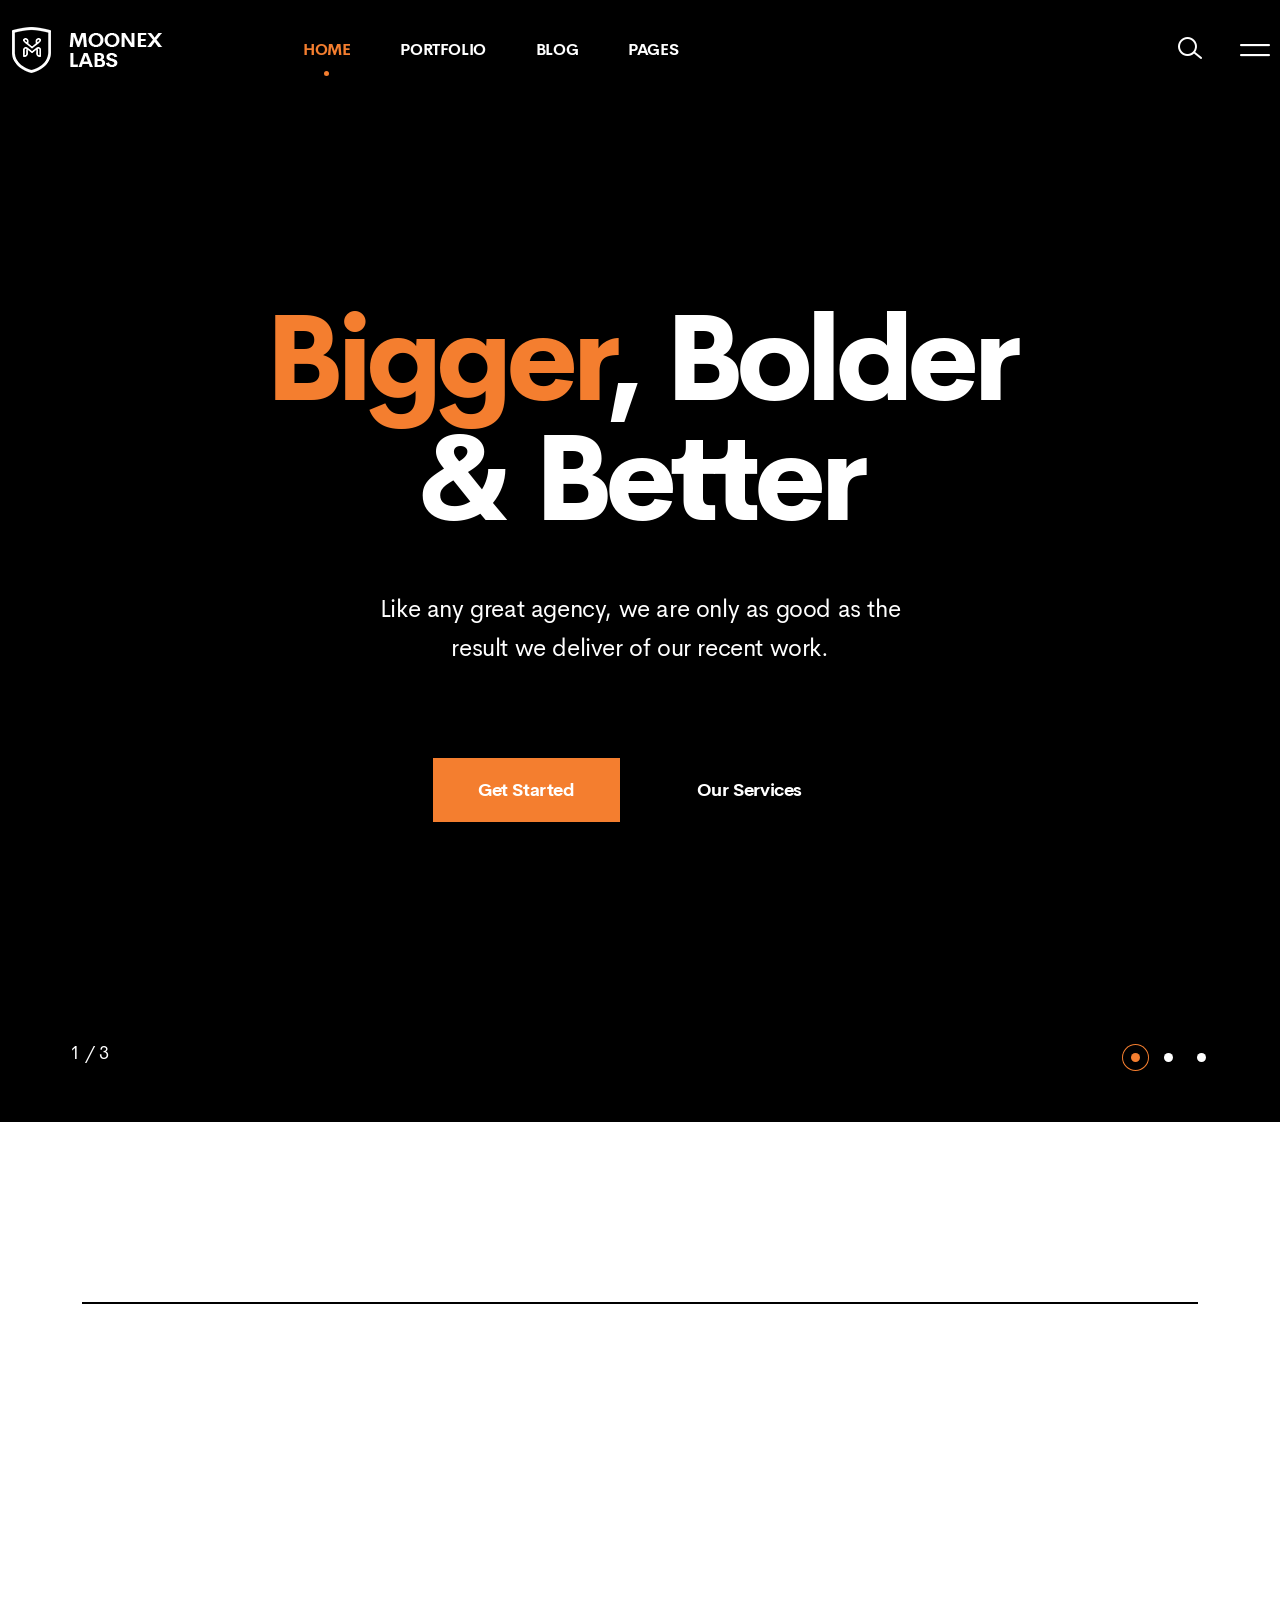
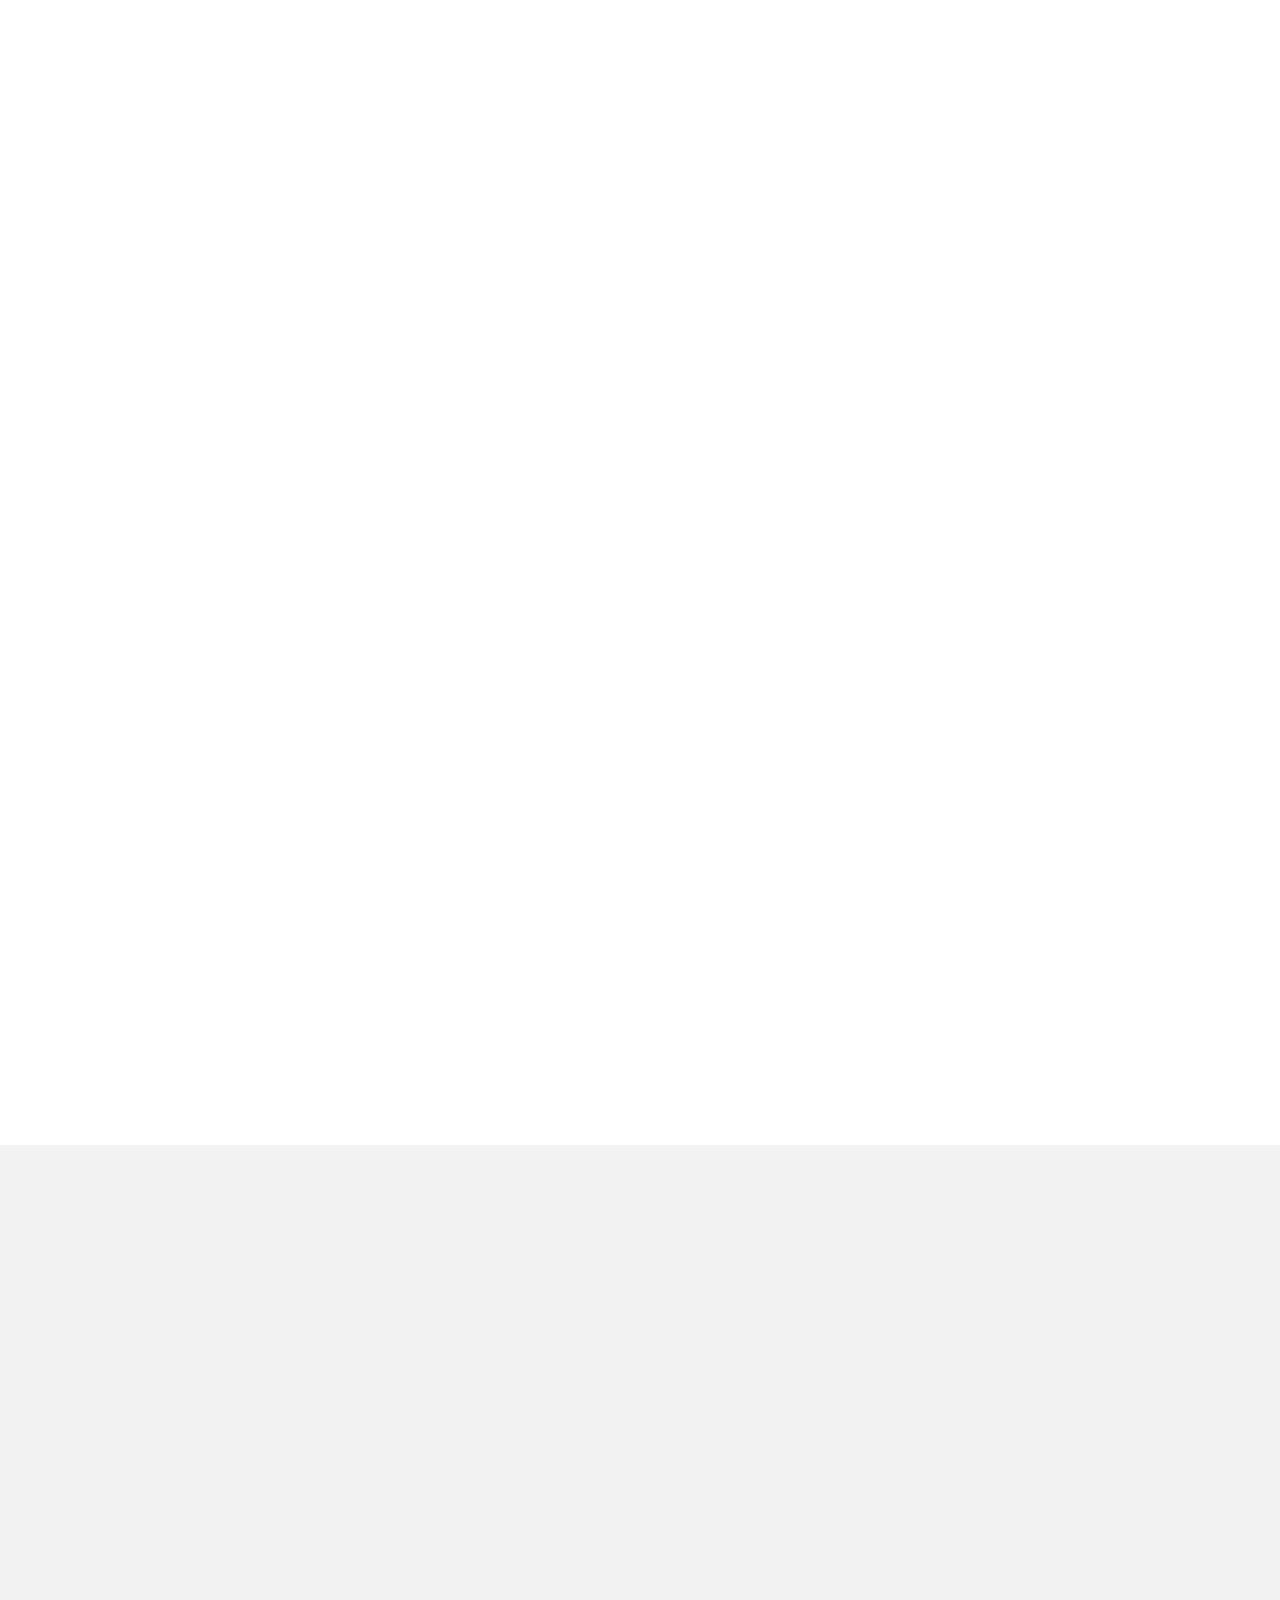
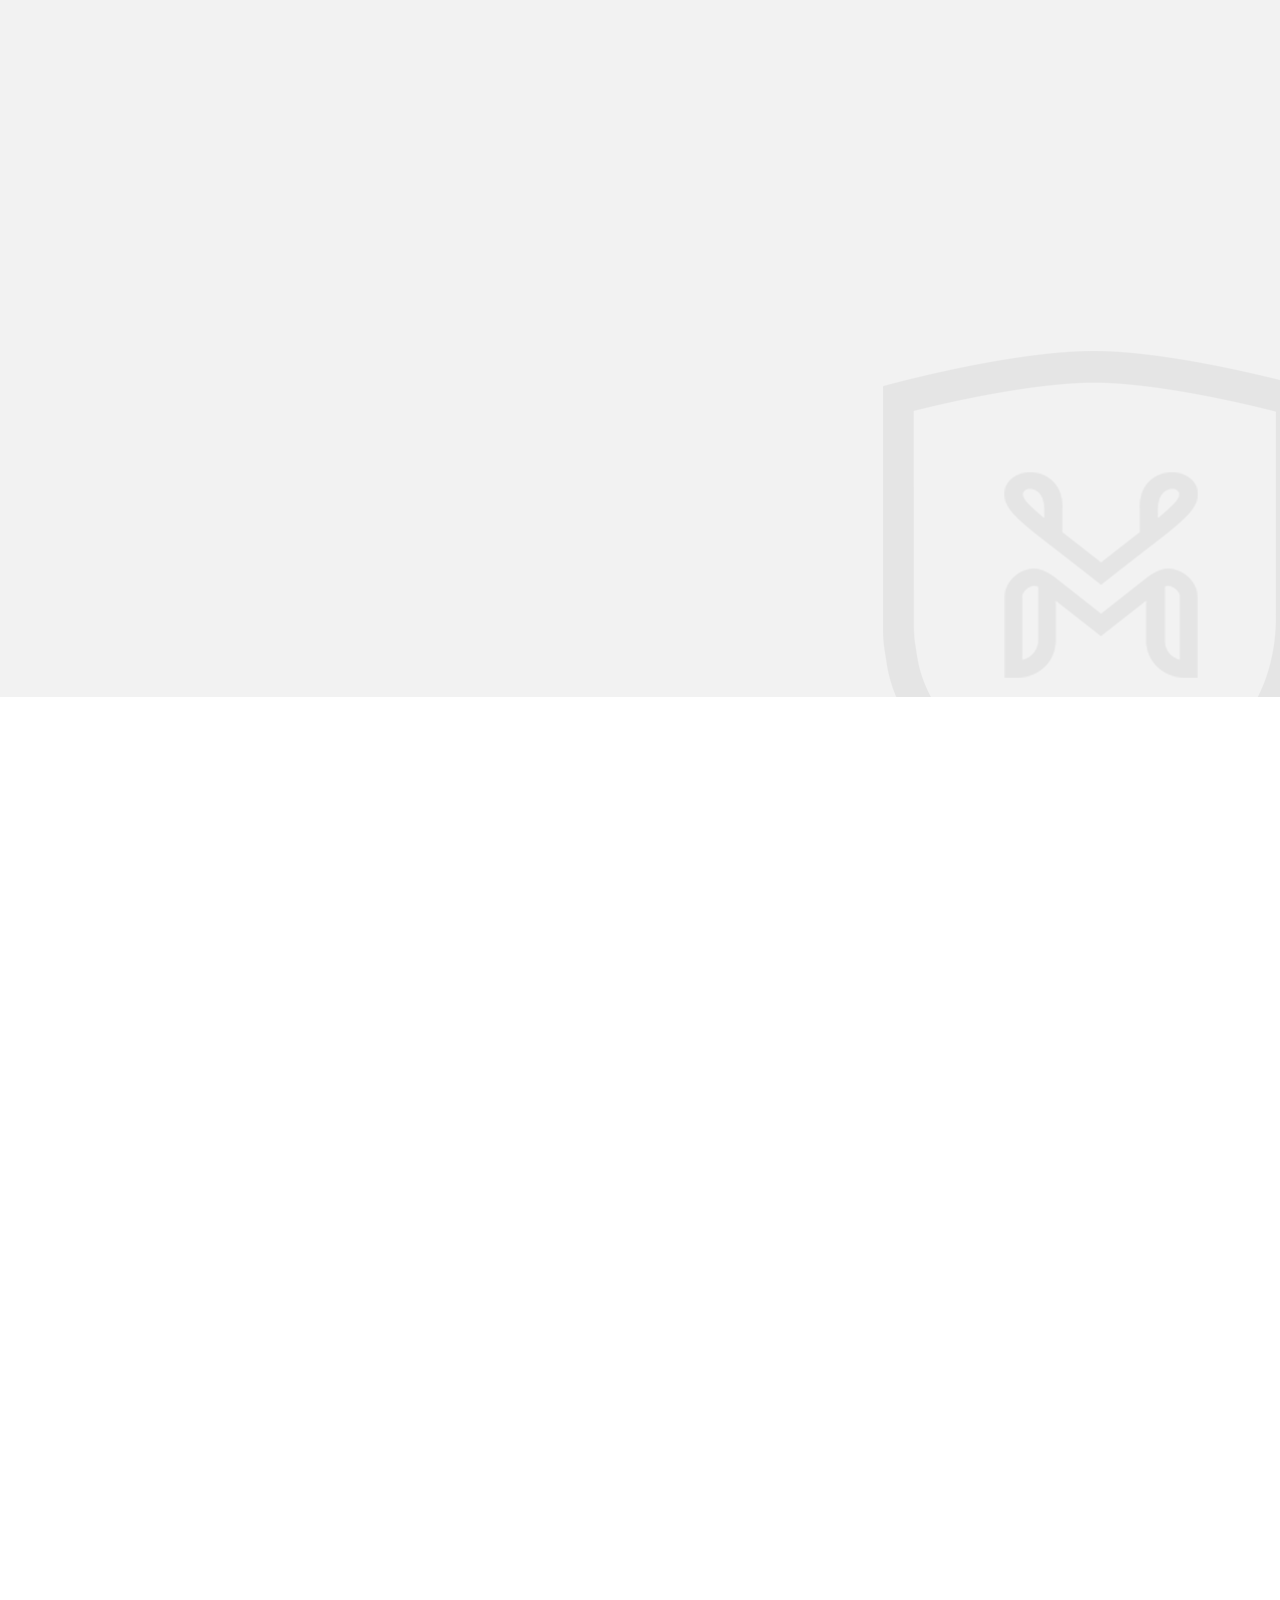
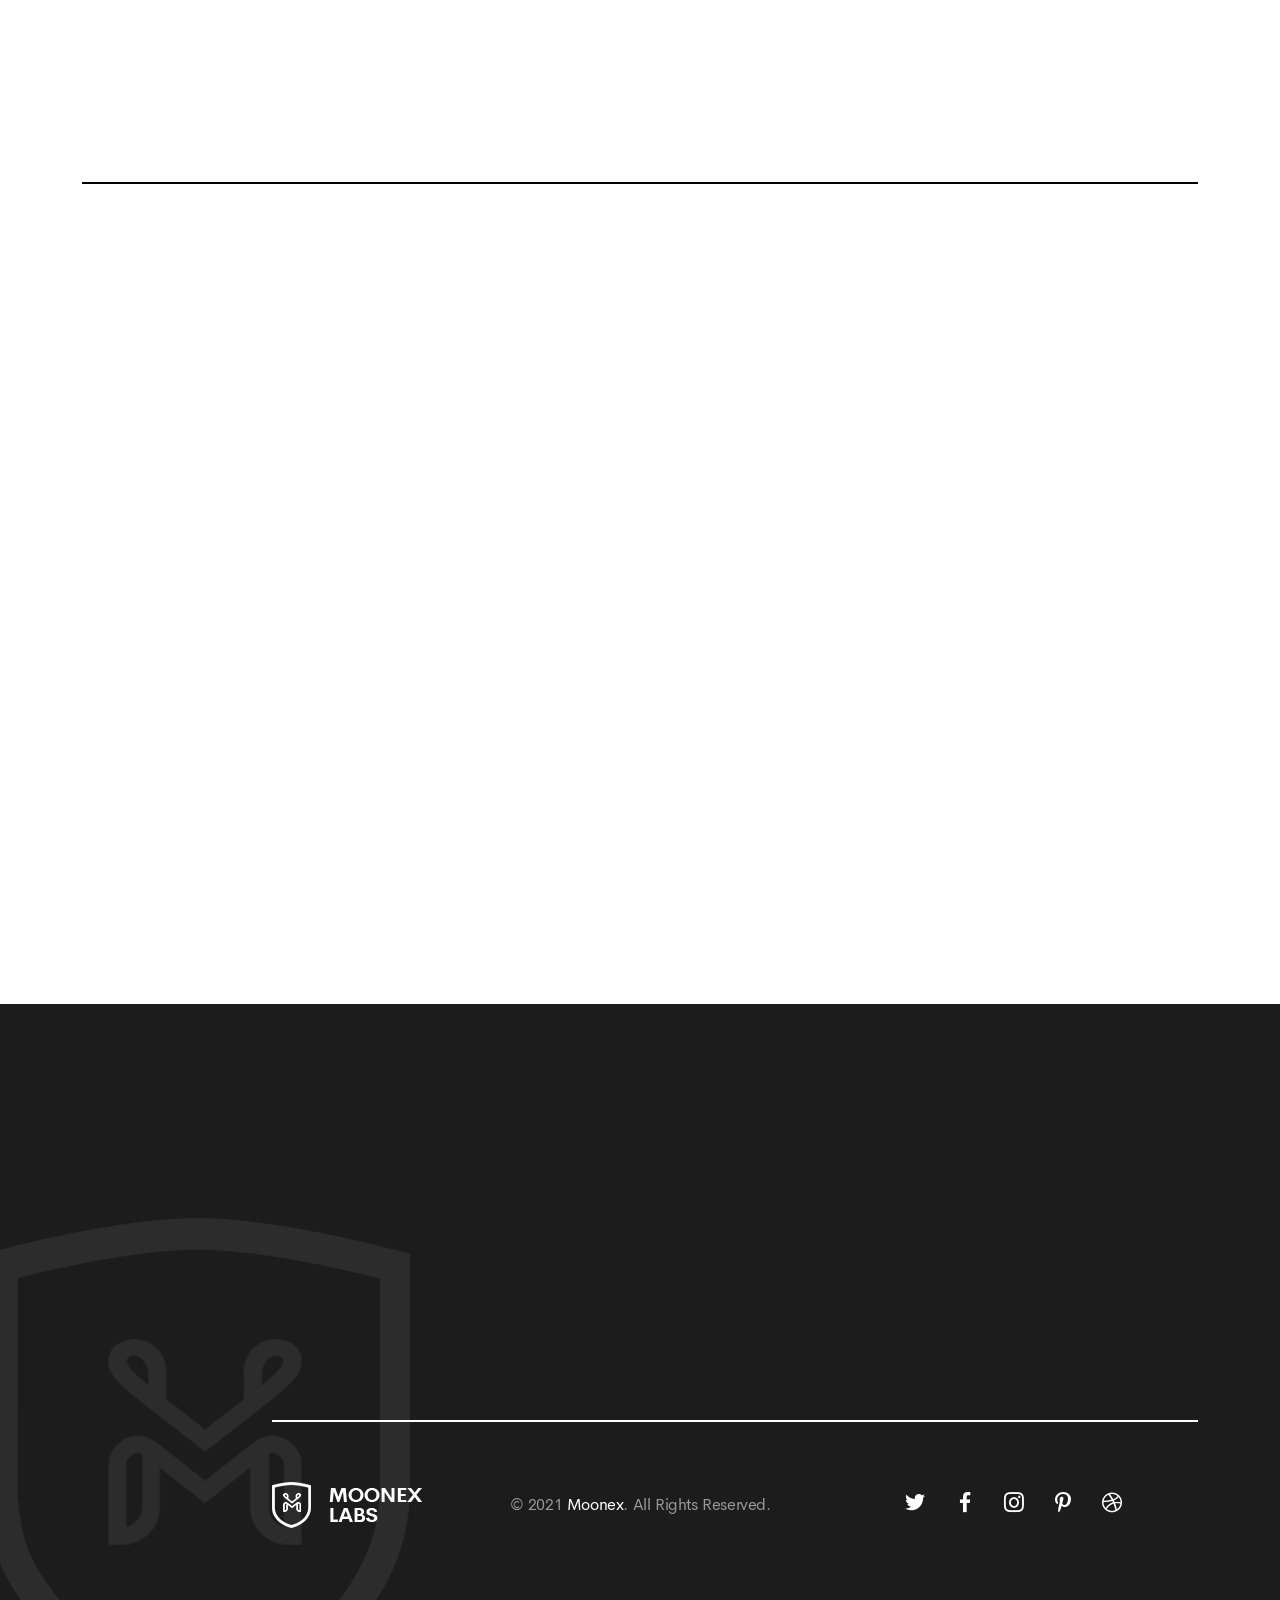
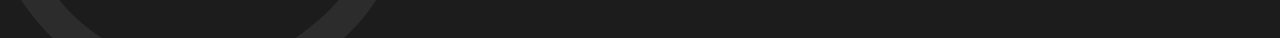
<file: home-agency.html>
<!DOCTYPE html>
<html class="no-js ptf-is--home-agency ptf-is--header-style-1 ptf-is--footer-style-3 ptf-is--custom-cursor ptf-is--footer-fixed" lang="en">

<head>
	<meta charset="utf-8">
	<title>Moonex - Home Agency</title>
	<meta name="description" content="Multipurpose HTML5 Template">
	<meta http-equiv="X-UA-Compatible" content="IE=edge">
	<meta name="viewport" content="width=device-width, initial-scale=1, maximum-scale=1">
	<!--Favicon-->
	<link rel="icon" type="image/png" href="assets/img/root/favicon.png">
	<!--Framework-->
	<link rel="stylesheet" href="assets/css/framework/bootstrap-reboot.min.css">
	<link rel="stylesheet" href="assets/css/framework/bootstrap-grid.min.css">
	<link rel="stylesheet" href="assets/css/framework/bootstrap-utilities.min.css">
	<!--Plugins-->
	<link rel="stylesheet" href="assets/css/ptf-plugins.min.css">
	<!--Fonts-->
	<link rel="stylesheet" href="https://fonts.googleapis.com/css2?family=Amiri&amp;display=swap">
	<link rel="stylesheet" href="assets/fonts/CerebriSans/style.css">
	<!--Icons-->
	<link rel="stylesheet" href="assets/fonts/LineIcons-PRO/WebFonts/Pro-Light/font-css/LinIconsPro-Light.css">
	<link rel="stylesheet" href="assets/fonts/LineIcons-PRO/WebFonts/Pro-Regular/font-css/LineIcons.css">
	<link rel="stylesheet" href="assets/fonts/Socicons/socicon.css">
	<!--Style-->
	<link rel="stylesheet" href="assets/css/ptf-main.min.css">
	<!--Custom-->
	<link rel="stylesheet" href="assets/css/custom.css">
</head>

<body>
	<!--Site Wrapper-->
	<div class="ptf-site-wrapper animsition">
		<!--Site Wrapper Inner-->
		<div class="ptf-site-wrapper__inner">
			<!--Header-->
			<header class="ptf-header ptf-header--style-1">
				<div class="ptf-navbar ptf-navbar--main ptf-navbar--transparent ptf-navbar--sticky ptf-navbar--white-text-on-top">
					<div class="container-xxl">
						<div class="ptf-navbar-inner">
							<!--Logo--><a class="ptf-navbar-logo" href="index.html"><img class="black" src="assets/img/root/logo-dark.png" alt="" loading="lazy"><img class="white" src="assets/img/root/logo-white.png" alt="" loading="lazy"></a>
							<!--Navigation-->
							<nav class="ptf-nav ptf-nav--default">
								<!--Menu-->
								<ul class="sf-menu">
									<li class="menu-item-has-children two-columns"><a href="index.html"><span>Home</span></a>
										<ul class="sub-menu">
											<li><a href="index.html"><span>Home Default</span></a>
											</li>
											<li><a href="home-studio.html"><span>Home Studio</span></a>
											</li>
											<li class=" current-menu-item"><a href="home-agency.html"><span>Home Agency</span></a>
											</li>
											<li><a href="home-minimal.html"><span>Home Minimal</span></a>
											</li>
											<li><a href="home-dark.html"><span>Home Dark</span></a>
											</li>
											<li><a href="home-parallax.html"><span>Home Parallax</span></a>
											</li>
											<li><a href="home-freelancer.html"><span>Home Freelancer</span></a>
											</li>
											<li><a href="home-vertical.html"><span>Home Vertical</span></a>
											</li>
											<li><a href="home-trending.html"><span>Home Trending</span></a>
											</li>
											<li><a href="home-modern.html"><span>Home Modern</span></a>
											</li>
										</ul>
									</li>
									<li class="menu-item-has-children"><a href="#"><span>Portfolio</span></a>
										<ul class="sub-menu">
											<li><a href="portfolio-grid.html"><span>Works Grid</span></a>
											</li>
											<li><a href="portfolio-masonry.html"><span>Works Masonry</span></a>
											</li>
											<li><a href="portfolio-listing.html"><span>Works Listing</span></a>
											</li>
											<li><a href="portfolio-carousel.html"><span>Works Carousel</span></a>
											</li>
											<li><a href="portfolio-showcase-1.html"><span>Work Showcase 1</span></a>
											</li>
											<li><a href="portfolio-showcase-2.html"><span>Work Showcase 2</span></a>
											</li>
										</ul>
									</li>
									<li class="menu-item-has-children"><a href="#"><span>Blog</span></a>
										<ul class="sub-menu">
											<li><a href="blog-grid.html"><span>Blog Grid</span></a>
											</li>
											<li><a href="blog-masonry.html"><span>Blog Masonry</span></a>
											</li>
											<li><a href="blog-sidebar.html"><span>Blog Sidebar</span></a>
											</li>
											<li><a href="single-post.html"><span>Single Post</span></a>
											</li>
											<li><a href="single-post-sidebar.html"><span>Single Post Sidebar</span></a>
											</li>
										</ul>
									</li>
									<li class="menu-item-has-children two-columns"><a href="#"><span>Pages</span></a>
										<ul class="sub-menu">
											<li><a href="about-us.html"><span>About Us</span></a>
											</li>
											<li><a href="about-me.html"><span>About Me</span></a>
											</li>
											<li><a href="services.html"><span>Services</span></a>
											</li>
											<li><a href="service-detail.html"><span>Service Detail</span></a>
											</li>
											<li><a href="pricing.html"><span>Pricing</span></a>
											</li>
											<li><a href="team.html"><span>Team</span></a>
											</li>
											<li><a href="faq.html"><span>FAQ</span></a>
											</li>
											<li><a href="contact.html"><span>Contact</span></a>
											</li>
											<li><a href="404.html"><span>Page 404</span></a>
											</li>
											<li><a href="coming-soon.html"><span>Coming Soon</span></a>
											</li>
										</ul>
									</li>
								</ul>
							</nav>
							<!--Buttons-->
							<!--Navbar Search-->
							<div class="ptf-navbar-search">
								<div class="ptf-navbar-search__wrapper">
									<form>
										<input type="text" placeholder="Type and hit enter to search...">
									</form>
								</div><a class="ptf-navbar-search__toggle" href="#"><i class="lnir lnir-search-alt"></i><i class="lnir lnir-close"></i></a>
							</div>
							<!--Offcanvas Menu Toggle--><a class="ptf-offcanvas-menu-icon js-offcanvas-menu-toggle" href="#"><i class="lnir lnir-menu-alt-5"></i></a>
						</div>
					</div>
				</div>
			</header>
			<!--Site Overlay-->
			<div class="ptf-site-overlay"></div>
			<!--Offcanvas Menu-->
			<div class="ptf-offcanvas-menu">
				<div class="ptf-offcanvas-menu__header">
					<div class="ptf-language-switcher"><a class="is-active" href="#">Eng</a><a href="#">Fra</a><a href="#">Ger</a></div><a class="ptf-offcanvas-menu-icon js-offcanvas-menu-toggle" href="#"><i class="lnir lnir-close"></i></a>
				</div>
				<div class="ptf-offcanvas-menu__navigation">
					<!--Navigation-->
					<nav class="ptf-nav ptf-nav--offcanvas">
						<!--Menu-->
						<ul class="sf-menu">
							<li class="menu-item-has-children two-columns"><a href="index.html"><span>Home</span></a>
								<ul class="sub-menu">
									<li><a href="index.html"><span>Home Default</span></a>
									</li>
									<li><a href="home-studio.html"><span>Home Studio</span></a>
									</li>
									<li class=" current-menu-item"><a href="home-agency.html"><span>Home Agency</span></a>
									</li>
									<li><a href="home-minimal.html"><span>Home Minimal</span></a>
									</li>
									<li><a href="home-dark.html"><span>Home Dark</span></a>
									</li>
									<li><a href="home-parallax.html"><span>Home Parallax</span></a>
									</li>
									<li><a href="home-freelancer.html"><span>Home Freelancer</span></a>
									</li>
									<li><a href="home-vertical.html"><span>Home Vertical</span></a>
									</li>
									<li><a href="home-trending.html"><span>Home Trending</span></a>
									</li>
									<li><a href="home-modern.html"><span>Home Modern</span></a>
									</li>
								</ul>
							</li>
							<li class="menu-item-has-children"><a href="#"><span>Portfolio</span></a>
								<ul class="sub-menu">
									<li><a href="portfolio-grid.html"><span>Works Grid</span></a>
									</li>
									<li><a href="portfolio-masonry.html"><span>Works Masonry</span></a>
									</li>
									<li><a href="portfolio-listing.html"><span>Works Listing</span></a>
									</li>
									<li><a href="portfolio-carousel.html"><span>Works Carousel</span></a>
									</li>
									<li><a href="portfolio-showcase-1.html"><span>Work Showcase 1</span></a>
									</li>
									<li><a href="portfolio-showcase-2.html"><span>Work Showcase 2</span></a>
									</li>
								</ul>
							</li>
							<li class="menu-item-has-children"><a href="#"><span>Blog</span></a>
								<ul class="sub-menu">
									<li><a href="blog-grid.html"><span>Blog Grid</span></a>
									</li>
									<li><a href="blog-masonry.html"><span>Blog Masonry</span></a>
									</li>
									<li><a href="blog-sidebar.html"><span>Blog Sidebar</span></a>
									</li>
									<li><a href="single-post.html"><span>Single Post</span></a>
									</li>
									<li><a href="single-post-sidebar.html"><span>Single Post Sidebar</span></a>
									</li>
								</ul>
							</li>
							<li class="menu-item-has-children two-columns"><a href="#"><span>Pages</span></a>
								<ul class="sub-menu">
									<li><a href="about-us.html"><span>About Us</span></a>
									</li>
									<li><a href="about-me.html"><span>About Me</span></a>
									</li>
									<li><a href="services.html"><span>Services</span></a>
									</li>
									<li><a href="service-detail.html"><span>Service Detail</span></a>
									</li>
									<li><a href="pricing.html"><span>Pricing</span></a>
									</li>
									<li><a href="team.html"><span>Team</span></a>
									</li>
									<li><a href="faq.html"><span>FAQ</span></a>
									</li>
									<li><a href="contact.html"><span>Contact</span></a>
									</li>
									<li><a href="404.html"><span>Page 404</span></a>
									</li>
									<li><a href="coming-soon.html"><span>Coming Soon</span></a>
									</li>
								</ul>
							</li>
						</ul>
					</nav>
				</div>
				<div class="ptf-offcanvas-menu__footer">
					<p class="ptf-offcanvas-menu__copyright">© 2021 <span>Moonex</span>. All Rights Reserved. <br>Development by <span>Paul Studio</span>.</p>
					<div class="ptf-offcanvas-menu__socials">
						<!--Social Icon--><a class="ptf-social-icon ptf-social-icon--style-3 twitter" href="#" target="_blank"><i class="socicon-twitter"></i></a>
						<!--Social Icon--><a class="ptf-social-icon ptf-social-icon--style-3 facebook" href="#" target="_blank"><i class="socicon-facebook"></i></a>
						<!--Social Icon--><a class="ptf-social-icon ptf-social-icon--style-3 instagram" href="#" target="_blank"><i class="socicon-instagram"></i></a>
					</div>
				</div>
			</div>
			<!--Main-->
			<main class="ptf-main">
				<article class="ptf-page ptf-page--home-agency">
					<!--Showcase 3-->
					<div class="ptf-showcase-3 swiper-container">
						<div class="ptf-swiper-fraction"><span class="current"></span><span class="sep">/</span><span class="total"></span></div>
						<div class="ptf-swiper-pagination ptf-swiper-pagination--style-3"></div>
						<div class="ptf-swiper-button-prev ptf-swiper-button-prev--style-4"><i class="lnil lnil-arrow-left"></i></div>
						<div class="ptf-swiper-button-next ptf-swiper-button-next--style-4"><i class="lnil lnil-arrow-right"></i></div>
						<div class="swiper-wrapper">
							<div class="swiper-slide">
								<div class="ptf-showcase-image parallax-bg" data-swiper-parallax="30%" style="background-image: url(assets/img/home/agency/main-slide-1.png);"></div>
								<div class="ptf-showcase-slide">
									<div class="container">
										<h1 class="fz-120 fz-90--lg lh-1 has-white-color text-center"><span class="has-accent-1">Bigger</span>, Bolder <br>& Better</h1>
										<!--Spacer-->
										<div class="ptf-spacer" style=" --ptf-xxl: 3.125rem;"></div>
										<p class="fz-24 has-white-color text-center" style="max-width: 34.375rem; margin: 0 auto;">Like any great agency, we are only as good as the result we deliver of our recent work.</p>
										<!--Spacer-->
										<div class="ptf-spacer" style=" --ptf-xxl: 5.625rem;"></div>
										<div class="d-flex justify-content-center">
											<!--Button--><a class="ptf-btn ptf-btn--primary" href="" target="_self">Get Started</a>
											<!--Button--><a class="ptf-btn ptf-btn--secondary" href="services.html" target="_self" style="margin-left: 2rem;">Our Services</a>
										</div>
									</div>
								</div>
							</div>
							<div class="swiper-slide">
								<div class="ptf-showcase-image parallax-bg" data-swiper-parallax="30%" style="background-image: url(assets/img/home/agency/main-slide-2.png);"></div>
								<div class="ptf-showcase-slide">
									<div class="container">
										<h1 class="fz-120 fz-90--lg lh-1 has-white-color text-center"><span class="has-accent-1">Swiss</span> Style <br>Interface</h1>
										<!--Spacer-->
										<div class="ptf-spacer" style=" --ptf-xxl: 3.125rem;"></div>
										<p class="fz-24 has-white-color text-center" style="max-width: 34.375rem; margin: 0 auto;">Like any great agency, we are only as good as the result we deliver of our recent work.</p>
									</div>
								</div>
							</div>
							<div class="swiper-slide">
								<div class="ptf-showcase-image parallax-bg" data-swiper-parallax="30%" style="background-image: url(assets/img/home/agency/main-slide-3.png);"></div>
								<div class="ptf-showcase-slide">
									<div class="container">
										<h1 class="fz-120 fz-90--lg lh-1 has-white-color"><span class="has-accent-1">Crafting</span> Digital Experience</h1>
										<!--Spacer-->
										<div class="ptf-spacer" style=" --ptf-xxl: 3.125rem;"></div>
										<p class="fz-24 has-white-color" style="max-width: 34.375rem;">Like any great agency, we are only as good as the result we deliver of our recent work.</p>
										<!--Spacer-->
										<div class="ptf-spacer" style=" --ptf-xxl: 5.625rem;"></div>
										<div class="d-flex">
											<!--Button--><a class="ptf-btn ptf-btn--primary" href="" target="_self">Get Started</a>
											<!--Video Button-->
											<div class="ptf-video-button" style="--ptf-title-color: var(--ptf-color-white); margin-left: 2rem;"><a href="https://vimeo.com/367945766?loop=0&amp;controls=0&amp;muted=0" data-fancybox rel="nofollow"><i class="lnil lnil-play"></i></a>
												<div class="ptf-video-button__title">View our <br>story</div>
											</div>
										</div>
									</div>
								</div>
							</div>
						</div>
					</div>
					<section>
						<!--Spacer-->
						<div class="ptf-spacer" style=" --ptf-xxl: 3.75rem;"></div>
						<div class="container">
							<div class="row align-items-center" style="--bs-gutter-y: 2rem;">
								<div class="col-12 col-xl-6">
									<!--Animated Block-->
									<div class="ptf-animated-block" data-aos="fade" data-aos-delay="0">
										<!--Phone Block-->
										<div class="ptf-phone-block">
											<div class="ptf-phone-block__icon"><i class="lnil lnil-phone"></i></div>
											<div class="ptf-phone-block__caption">Call Us<br>Directly</div>
											<div class="ptf-phone-block__phone"><a href="tel:+3796354868">(+37) 96 3548 68</a></div>
										</div>
									</div>
								</div>
								<div class="col-12 col-xl">
									<!--Animated Block-->
									<div class="ptf-animated-block" data-aos="fade" data-aos-delay="100">
										<!--Counter Up-->
										<div class="ptf-counter-up ptf-counter-up--style-2">
											<div class="ptf-counter-up__value" data-prefix="" data-suffix="">2560
											</div>
											<h5 class="ptf-counter-up__title">Happy Clients <br>in 25 years</h5>
										</div>
									</div>
								</div>
								<div class="col-12 col-xl text-xl-end">
									<!--Animated Block-->
									<div class="ptf-animated-block" data-aos="fade" data-aos-delay="200">
										<!--Counter Up-->
										<div class="ptf-counter-up ptf-counter-up--style-2">
											<div class="ptf-counter-up__value" data-prefix="" data-suffix="">7650
											</div>
											<h5 class="ptf-counter-up__title">Projects completed on <br>the worldwide</h5>
										</div>
									</div>
								</div>
							</div>
						</div>
						<!--Spacer-->
						<div class="ptf-spacer" style=" --ptf-xxl: 3.75rem;"></div>
					</section>
					<section>
						<div class="container">
							<!--Divider-->
							<div class="ptf-divider"></div>
						</div>
					</section>
					<section>
						<!--Spacer-->
						<div class="ptf-spacer" style=" --ptf-xxl: 8.125rem; --ptf-md: 4.0625rem;"></div>
						<div class="container">
							<div class="row">
								<div class="col-xl-7">
									<!--Animated Block-->
									<div class="ptf-animated-block" data-aos="fade" data-aos-delay="0">
										<h2 class="h1 large-heading has-accent-1">Creative Design & Advertising</h2>
									</div>
								</div>
								<div class="col-xl-5 d-none d-xl-block">
									<!--Animated Block-->
									<div class="ptf-animated-block" data-aos="fade" data-aos-delay="100">
										<div class="has-black-color fz-90 lh-1 text-end"><svg xmlns="http://www.w3.org/2000/svg" fill="currentColor" style="height:1em" viewBox="0 0 17 17">
												<path d="M16 .997V10h-1V2.703L4.683 13l-.707-.708L14.291 1.997H6.975v-1H16z" />
											</svg></div>
									</div>
								</div>
							</div>
						</div>
						<!--Spacer-->
						<div class="ptf-spacer" style=" --ptf-xxl: 6.25rem; --ptf-md: 3.125rem;"></div>
					</section>
					<section class="ptf-custom--3993 jarallax">
						<div class="container">
							<div class="row">
								<div class="col-lg-5 offset-lg-7">
									<!--Spacer-->
									<div class="ptf-spacer" style=" --ptf-xxl: 8.125rem; --ptf-lg: 0;"></div>
									<!--Animated Block-->
									<div class="ptf-animated-block" data-aos="fade" data-aos-delay="0">
										<h6 class="fz-16 has-accent-1 text-uppercase">About Us</h6>
										<!--Spacer-->
										<div class="ptf-spacer" style=" --ptf-xxl: 1.875rem;"></div>
										<h3 style="max-width: 31.25rem;">We bring trusted solutions for your business</h3>
										<!--Spacer-->
										<div class="ptf-spacer" style=" --ptf-xxl: 5rem; --ptf-md: 2.5rem;"></div>
										<p class="fz-18" style="max-width: 30rem;">We help our client suceed by creating identities, digital experiences, and printmaterials that communicate clearly, achieve marketing goals, and look fantastic.</p>
										<p class="fz-18" style="max-width: 30rem;">There are many variations of passages of Lorem Ipsum available, but the majority have suffered alteration in some form, by injected humour</p>
									</div>
									<!--Spacer-->
									<div class="ptf-spacer" style=" --ptf-xxl: 8.125rem; --ptf-lg: 0;"></div>
								</div>
							</div>
						</div>
					</section>
					<section>
						<!--Spacer-->
						<div class="ptf-spacer" style=" --ptf-xxl: 10rem; --ptf-md: 5rem;"></div>
						<div class="container">
							<!--Animated Block-->
							<div class="ptf-animated-block" data-aos="fade" data-aos-delay="0">
								<h2 class="h1 large-heading has-accent-1">What We Do</h2>
							</div>
							<!--Spacer-->
							<div class="ptf-spacer" style=" --ptf-xxl: 4.375rem; --ptf-md: 2.1875rem;"></div>
							<div class="row" style="--bs-gutter-x: 10.625rem; --bs-gutter-y: 5.3125rem;">
								<div class="col-12 col-md-6">
									<!--Animated Block-->
									<div class="ptf-animated-block" data-aos="fade" data-aos-delay="0">
										<h2>Design</h2>
										<!--Spacer-->
										<div class="ptf-spacer" style=" --ptf-xxl: 1.5625rem;"></div>
										<!--Divider-->
										<div class="ptf-divider"></div>
										<!--Spacer-->
										<div class="ptf-spacer" style=" --ptf-xxl: 3.125rem;"></div>
										<!--Services List-->
										<ul class="ptf-services-list ptf-services-list--style-5" style="--ptf-font-family: var(--ptf-primary-font);">
											<li><a href="service-detail.html">Branding & Strategy<span></span></a></li>
											<li><a href="service-detail.html">3D Packaging<span></span></a></li>
											<li><a href="service-detail.html">Illustration<span></span></a></li>
											<li><a href="service-detail.html">UI/UX Website Design<span></span></a></li>
											<li><a href="service-detail.html">UI/UX Mobile Design<span></span></a></li>
											<li><a href="service-detail.html">Motion TVC<span></span></a></li>
										</ul>
									</div>
								</div>
								<div class="col-12 col-md-6">
									<!--Animated Block-->
									<div class="ptf-animated-block" data-aos="fade" data-aos-delay="100">
										<h2>Advertising</h2>
										<!--Spacer-->
										<div class="ptf-spacer" style=" --ptf-xxl: 1.5625rem;"></div>
										<!--Divider-->
										<div class="ptf-divider"></div>
										<!--Spacer-->
										<div class="ptf-spacer" style=" --ptf-xxl: 3.125rem;"></div>
										<!--Services List-->
										<ul class="ptf-services-list ptf-services-list--style-5" style="--ptf-font-family: var(--ptf-primary-font);">
											<li><a href="service-detail.html">SEO<span></span></a></li>
											<li><a href="service-detail.html">Marketing Strategy<span></span></a></li>
											<li><a href="service-detail.html">Email Marketing<span></span></a></li>
											<li><a href="service-detail.html">GG/FB ADs<span></span></a></li>
											<li><a href="service-detail.html">Content Writing<span></span></a></li>
										</ul>
									</div>
								</div>
							</div>
						</div>
						<!--Spacer-->
						<div class="ptf-spacer" style=" --ptf-xxl: 10rem; --ptf-md: 5rem;"></div>
						<div class="container">
							<!--Animated Block-->
							<div class="ptf-animated-block" data-aos="fade" data-aos-delay="0">
								<h2 class="h1 large-heading has-accent-1 d-inline-flex">Latest Works</h2><a class="ptf-link-with-arrow fz-18 text-uppercase d-none d-lg-inline-flex" href="portfolio-grid.html" style="margin-left: 5.625rem;">All Projects <svg xmlns="http://www.w3.org/2000/svg" fill="currentColor" style="height:1em" viewBox="0 0 17 17">
										<path d="M16 .997V10h-1V2.703L4.683 13l-.707-.708L14.291 1.997H6.975v-1H16z" />
									</svg></a>
							</div>
							<!--Spacer-->
							<div class="ptf-spacer" style=" --ptf-xxl: 6.25rem;"></div>
							<!--Animated Block-->
							<div class="ptf-animated-block" data-aos="fade" data-aos-delay="0">
								<div class="ptf-isotope-grid" data-columns="1" data-layout="masonry" data-x-gap="0" data-y-gap="0">
									<div class="grid-sizer"></div>
									<div class=" grid-item filter-1 filter-4 filter-7">
										<!--Portfolio Item-->
										<article class="ptf-work ptf-work--style-4"><a class="ptf-work__link" href="portfolio-showcase-1.html" data-tooltip-image="assets/img/portfolio/grid/work-1.png"></a>
											<div class="ptf-work__category">Branding
											</div>
											<h4 class="ptf-work__title">Supro Online Store
											</h4>
											<div class="ptf-work__date">2021
											</div>
										</article>
									</div>
									<div class=" grid-item filter-1 filter-4 filter-7">
										<!--Portfolio Item-->
										<article class="ptf-work ptf-work--style-4"><a class="ptf-work__link" href="portfolio-showcase-1.html" data-tooltip-image="assets/img/portfolio/grid/work-2.png"></a>
											<div class="ptf-work__category">Illustration
											</div>
											<h4 class="ptf-work__title">LW Poster
											</h4>
											<div class="ptf-work__date">2020
											</div>
										</article>
									</div>
									<div class=" grid-item filter-1 filter-4 filter-7">
										<!--Portfolio Item-->
										<article class="ptf-work ptf-work--style-4"><a class="ptf-work__link" href="portfolio-showcase-1.html" data-tooltip-image="assets/img/portfolio/grid/work-3.png"></a>
											<div class="ptf-work__category">Branding, UI/UX
											</div>
											<h4 class="ptf-work__title">Lewis Studio Website
											</h4>
											<div class="ptf-work__date">2020
											</div>
										</article>
									</div>
									<div class=" grid-item filter-1 filter-4 filter-7">
										<!--Portfolio Item-->
										<article class="ptf-work ptf-work--style-4"><a class="ptf-work__link" href="portfolio-showcase-1.html" data-tooltip-image="assets/img/portfolio/grid/work-4.png"></a>
											<div class="ptf-work__category">Branding, Packing, Motion
											</div>
											<h4 class="ptf-work__title">SPA Brand
											</h4>
											<div class="ptf-work__date">2021
											</div>
										</article>
									</div>
									<div class=" grid-item filter-1 filter-4 filter-7">
										<!--Portfolio Item-->
										<article class="ptf-work ptf-work--style-4"><a class="ptf-work__link" href="portfolio-showcase-1.html" data-tooltip-image="assets/img/portfolio/work-1.png"></a>
											<div class="ptf-work__category">UI/UX
											</div>
											<h4 class="ptf-work__title">Taskly Dashboard
											</h4>
											<div class="ptf-work__date">2020
											</div>
										</article>
									</div>
									<div class=" grid-item filter-1 filter-4 filter-7">
										<!--Portfolio Item-->
										<article class="ptf-work ptf-work--style-4"><a class="ptf-work__link" href="portfolio-showcase-1.html" data-tooltip-image="assets/img/portfolio/work-2.png"></a>
											<div class="ptf-work__category">Product
											</div>
											<h4 class="ptf-work__title">Film &amp; Art Festival
											</h4>
											<div class="ptf-work__date">2020
											</div>
										</article>
									</div>
									<div class=" grid-item filter-1 filter-4 filter-7">
										<!--Portfolio Item-->
										<article class="ptf-work ptf-work--style-4"><a class="ptf-work__link" href="portfolio-showcase-1.html" data-tooltip-image="assets/img/portfolio/work-3.png"></a>
											<div class="ptf-work__category">Branding, Packaging
											</div>
											<h4 class="ptf-work__title">Dark Wishky Wine
											</h4>
											<div class="ptf-work__date">2020
											</div>
										</article>
									</div>
								</div>
							</div>
						</div>
						<!--Spacer-->
						<div class="ptf-spacer" style=" --ptf-xxl: 10rem; --ptf-md: 5rem;"></div>
					</section>
					<section class="ptf-custom--1569">
						<!--Spacer-->
						<div class="ptf-spacer" style=" --ptf-xxl: 8.75rem; --ptf-md: 4.375rem;"></div>
						<div class="container">
							<!--Animated Block-->
							<div class="ptf-animated-block" data-aos="fade" data-aos-delay="0">
								<h2 class="h1 large-heading has-accent-1">Our Crew</h2>
							</div>
							<!--Spacer-->
							<div class="ptf-spacer" style=" --ptf-xxl: 5.625rem; --ptf-md: 2.8125rem;"></div>
						</div>
						<div class="container">
							<div class="ptf-team-member-grid ptf-team-member-grid--4-columns">
								<!--Animated Block-->
								<div class="ptf-animated-block" data-aos="fade" data-aos-delay="0">
									<!--Team Member-->
									<div class="ptf-team-member ptf-team-member--has-effect">
										<div class="ptf-team-member__avatar">
											<div class="shadow-effect"></div><a href="#"><img src="assets/img/root/team/team-1.png" alt="" loading="lazy"></a>
										</div>
										<div class="ptf-team-member__content">
											<h6 class="ptf-team-member__name"><a href="#">Stephan Bowie</a></h6>
											<p class="ptf-team-member__function">CEO Founder
											</p>
										</div>
									</div>
								</div>
								<!--Animated Block-->
								<div class="ptf-animated-block" data-aos="fade" data-aos-delay="100">
									<!--Team Member-->
									<div class="ptf-team-member ptf-team-member--has-effect">
										<div class="ptf-team-member__avatar">
											<div class="shadow-effect"></div><a href="#"><img src="assets/img/root/team/team-2.png" alt="" loading="lazy"></a>
										</div>
										<div class="ptf-team-member__content">
											<h6 class="ptf-team-member__name"><a href="#">Robert Downey Jr</a></h6>
											<p class="ptf-team-member__function">CO Founder
											</p>
										</div>
									</div>
								</div>
								<!--Animated Block-->
								<div class="ptf-animated-block" data-aos="fade" data-aos-delay="200">
									<!--Team Member-->
									<div class="ptf-team-member ptf-team-member--has-effect">
										<div class="ptf-team-member__avatar">
											<div class="shadow-effect"></div><a href="#"><img src="assets/img/root/team/team-3.png" alt="" loading="lazy"></a>
										</div>
										<div class="ptf-team-member__content">
											<h6 class="ptf-team-member__name"><a href="#">Laura Lorwence</a></h6>
											<p class="ptf-team-member__function">Project Management
											</p>
										</div>
									</div>
								</div>
								<!--Animated Block-->
								<div class="ptf-animated-block" data-aos="fade" data-aos-delay="300">
									<!--Team Member-->
									<div class="ptf-team-member ptf-team-member--has-effect">
										<div class="ptf-team-member__avatar">
											<div class="shadow-effect"></div><a href="#"><img src="assets/img/root/team/team-4.png" alt="" loading="lazy"></a>
										</div>
										<div class="ptf-team-member__content">
											<h6 class="ptf-team-member__name"><a href="#">David De Berg</a></h6>
											<p class="ptf-team-member__function">Lead of Technical
											</p>
										</div>
									</div>
								</div>
								<!--Animated Block-->
								<div class="ptf-animated-block" data-aos="fade" data-aos-delay="0">
									<!--Team Member-->
									<div class="ptf-team-member ptf-team-member--has-effect">
										<div class="ptf-team-member__avatar">
											<div class="shadow-effect"></div><a href="#"><img src="assets/img/root/team/team-5.png" alt="" loading="lazy"></a>
										</div>
										<div class="ptf-team-member__content">
											<h6 class="ptf-team-member__name"><a href="#">Elena Stephan</a></h6>
											<p class="ptf-team-member__function">SEO/Marketing
											</p>
										</div>
									</div>
								</div>
								<!--Animated Block-->
								<div class="ptf-animated-block" data-aos="fade" data-aos-delay="100">
									<!--Team Member-->
									<div class="ptf-team-member ptf-team-member--has-effect">
										<div class="ptf-team-member__avatar">
											<div class="shadow-effect"></div><a href="#"><img src="assets/img/root/team/team-6.png" alt="" loading="lazy"></a>
										</div>
										<div class="ptf-team-member__content">
											<h6 class="ptf-team-member__name"><a href="#">Andy Robertson</a></h6>
											<p class="ptf-team-member__function">Content Writer
											</p>
										</div>
									</div>
								</div>
								<!--Animated Block-->
								<div class="ptf-animated-block" data-aos="fade" data-aos-delay="200">
									<!--Team Member-->
									<div class="ptf-team-member">
										<div class="ptf-team-member__avatar">
											<div class="shadow-effect"></div><a href="#"><img src="assets/img/root/team/new-member.png" alt="" loading="lazy"></a>
										</div>
									</div>
								</div>
							</div>
						</div>
						<!--Spacer-->
						<div class="ptf-spacer" style=" --ptf-xxl: 10rem; --ptf-md: 5rem;"></div>
					</section>
					<section>
						<!--Spacer-->
						<div class="ptf-spacer" style=" --ptf-xxl: 8.75rem; --ptf-md: 4.375rem;"></div>
						<div class="container">
							<!--Animated Block-->
							<div class="ptf-animated-block" data-aos="fade" data-aos-delay="0">
								<h2 class="h1 large-heading has-accent-1">Pricing & Plan</h2>
							</div>
							<!--Spacer-->
							<div class="ptf-spacer" style=" --ptf-xxl: 3.75rem; --ptf-md: 1.875rem;"></div>
						</div>
						<div class="container">
							<div class="row" style="--bs-gutter-x: 1rem;">
								<div class="col-xl-4 col-lg-6">
									<!--Animated Block-->
									<div class="ptf-animated-block" data-aos="fade" data-aos-delay="0">
										<!--Pricing Table-->
										<div class="ptf-pricing-table">
											<div class="ptf-pricing-table__header">
												<h4 class="ptf-pricing-table__title">Basic Plan
												</h4>
											</div>
											<div class="ptf-pricing-table__price"><span class="currency">$</span><span class="price">49</span><span class="period">/ Month</span></div>
											<div class="ptf-pricing-table__description">10% taxed will include after make price
											</div>
											<div class="ptf-pricing-table__content">
												<ul>
													<li>Full Design &amp; Development</li>
													<li>Installation</li>
												</ul>
											</div>
											<div class="ptf-pricing-table__action">
												<!--Button--><a class="ptf-btn ptf-btn--primary ptf-btn--block" href="" target="_self">Start My Project Now</a>
											</div>
										</div>
									</div>
								</div>
								<div class="col-xl-4 col-lg-6">
									<!--Spacer-->
									<div class="ptf-spacer" style=" --ptf-lg: 0.9375rem;"></div>
									<!--Animated Block-->
									<div class="ptf-animated-block" data-aos="fade" data-aos-delay="100">
										<!--Pricing Table-->
										<div class="ptf-pricing-table ptf-pricing-table--featured">
											<div class="badge">Popular</div>
											<div class="ptf-pricing-table__header">
												<h4 class="ptf-pricing-table__title">Premium Plan
												</h4>
											</div>
											<div class="ptf-pricing-table__price"><span class="currency">$</span><span class="price">69</span><span class="period">/ Month</span></div>
											<div class="ptf-pricing-table__description">10% taxed will include after make price
											</div>
											<div class="ptf-pricing-table__content">
												<ul>
													<li>Full Design &amp; Development</li>
													<li>Installation</li>
													<li>Support Lifetime</li>
												</ul>
											</div>
											<div class="ptf-pricing-table__action">
												<!--Button--><a class="ptf-btn ptf-btn--primary ptf-btn--block" href="" target="_self">Start My Project Now</a>
											</div>
										</div>
									</div>
								</div>
								<div class="col-xl-4 col-lg-6">
									<!--Spacer-->
									<div class="ptf-spacer" style=" --ptf-xl: 0.9375rem;"></div>
									<!--Animated Block-->
									<div class="ptf-animated-block" data-aos="fade" data-aos-delay="200">
										<!--Pricing Table-->
										<div class="ptf-pricing-table">
											<div class="ptf-pricing-table__header">
												<h4 class="ptf-pricing-table__title">Ultimate Plan
												</h4>
											</div>
											<div class="ptf-pricing-table__price"><span class="currency">$</span><span class="price">99</span><span class="period">/ Month</span></div>
											<div class="ptf-pricing-table__description">10% taxed will include after make price
											</div>
											<div class="ptf-pricing-table__content">
												<ul>
													<li>Full Design &amp; Development</li>
													<li>Installation</li>
													<li>Support Lifetime</li>
													<li>SEO/Marketing Include</li>
												</ul>
											</div>
											<div class="ptf-pricing-table__action">
												<!--Button--><a class="ptf-btn ptf-btn--primary ptf-btn--block" href="" target="_self">Start My Project Now</a>
											</div>
										</div>
									</div>
								</div>
							</div>
						</div>
						<!--Spacer-->
						<div class="ptf-spacer" style=" --ptf-xxl: 8.75rem; --ptf-md: 4.375rem;"></div>
					</section>
					<section>
						<div class="container">
							<!--Divider-->
							<div class="ptf-divider"></div>
						</div>
					</section>
					<section>
						<!--Spacer-->
						<div class="ptf-spacer" style=" --ptf-xxl: 8.75rem; --ptf-md: 4.375rem;"></div>
						<div class="container">
							<div class="row align-items-center">
								<div class="col-8">
									<!--Animated Block-->
									<div class="ptf-animated-block" data-aos="fade" data-aos-delay="0">
										<h2 class="h1 large-heading has-accent-1">Trusted By Clients</h2>
									</div>
								</div>
								<div class="col-4 text-end">
									<!--Animated Block-->
									<div class="ptf-animated-block" data-aos="fade" data-aos-delay="0">
										<!--Slider Controls-->
										<div class="ptf-slider-controls ptf-slider-controls--style-3 ptf-review-slider">
											<div class="ptf-swiper-button-prev ptf-swiper-button-prev--style-3"><i class="lnil lnil-chevron-left"></i></div>
											<div class="ptf-swiper-button-next ptf-swiper-button-next--style-3"><i class="lnil lnil-chevron-right"></i></div>
										</div>
									</div>
								</div>
							</div>
							<!--Spacer-->
							<div class="ptf-spacer" style=" --ptf-xxl: 4.375rem;"></div>
							<!--Animated Block-->
							<div class="ptf-animated-block" data-aos="fade" data-aos-delay="0">
								<!--Content Slider-->
								<div class="ptf-content-slider swiper-container " data-cursor="" data-navigation-anchor=".ptf-review-slider" data-gap="170" data-loop="enable" data-speed="" data-autoplay="" data-autoplay-speed="" data-slides-centered="" data-slide-settings="{&quot;slides_to_show_tablet&quot;:2,&quot;slides_to_show&quot;:2}" data-free-mode="" data-slider-offset="" data-mousewheel="">
									<div class="swiper-wrapper">
										<div class="swiper-slide">
											<!--Twitter Review-->
											<div class="ptf-twitter-review ptf-twitter-review--style-1">
												<div class="ptf-twitter-review__header">
													<div class="ptf-twitter-review__avatar"><img src="assets/img/root/twitter-avatar.png" alt="" loading="lazy"></div>
													<div class="ptf-twitter-review__meta">
														<h6 class="ptf-twitter-review__author">Thiago Alcantara
														</h6>
														<div class="ptf-twitter-review__info"><a href="#">@thiago.lfc</a> - 15 Dec, 2022</div>
													</div>
													<div class="ptf-twitter-review__icon"><i class="socicon-twitter"></i></div>
												</div>
												<div class="ptf-twitter-review__content">
													<p><a href="#">@moonex</a> - a studio with passionate, profressional & full creativity. Much more things that i’m expect. Really awesome & satisfied, alway recommended!</p>
												</div>
											</div>
										</div>
										<div class="swiper-slide">
											<!--Twitter Review-->
											<div class="ptf-twitter-review ptf-twitter-review--style-1">
												<div class="ptf-twitter-review__header">
													<div class="ptf-twitter-review__avatar"><img src="assets/img/root/twitter-avatar-2.png" alt="" loading="lazy"></div>
													<div class="ptf-twitter-review__meta">
														<h6 class="ptf-twitter-review__author">Laura Lowrence
														</h6>
														<div class="ptf-twitter-review__info"><a href="#">@laura.cubichotel </a> - 24 Dec, 2022</div>
													</div>
													<div class="ptf-twitter-review__icon"><i class="socicon-twitter"></i></div>
												</div>
												<div class="ptf-twitter-review__content">
													<p>I don’t know what else to say, this is something that you haven’t seen before. Unique design, impressive & outstanding support.</p>
												</div>
											</div>
										</div>
									</div>
								</div>
							</div>
						</div>
						<!--Spacer-->
						<div class="ptf-spacer" style=" --ptf-xxl: 10rem; --ptf-md: 5rem;"></div>
					</section>
				</article>
			</main>
		</div>
		<!--Footer-->
		<footer class="ptf-footer ptf-footer--style-3">
			<div class="container">
				<div class="row">
					<div class="col-xl-10 offset-xl-2">
						<div class="ptf-footer__top">
							<div class="row">
								<div class="col-12 col-lg-7">
									<!--Animated Block-->
									<div class="ptf-animated-block" data-aos="fade" data-aos-delay="0">
										<div class="ptf-widget ptf-widget-contacts has-white-color">
											<ul>
												<li><span>Address</span>
													<p>Suite 1506, ERAGON Building, 256 Fifth Avenue, CA 92006, United States</p>
												</li>
												<li><span>Phone</span><a href="tel:86631250859">+8 (663) 125-08-59</a></li>
												<li><span>Email</span><a href="mailto:hello@moonexstudio.com">hello@moonexstudio.com</a></li>
											</ul>
										</div>
									</div>
								</div>
								<div class="col-12 col-lg-5">
									<!--Animated Block-->
									<div class="ptf-animated-block" data-aos="fade" data-aos-delay="100">
										<div class="ptf-widget ptf-widget-links has-white-color">
											<ul>
												<li><a href="faq.html">Faqs</a></li>
												<li><a href="#">Term & Conditions</a></li>
												<li><a href="#">Privacy Policy</a></li>
												<li><a href="#">Help</a></li>
												<li><a href="portfolio-grid.html">Works</a></li>
												<li><a href="about-us.html">Studio</a></li>
												<li><a href="blog-grid.html">News</a></li>
											</ul>
										</div>
									</div>
								</div>
							</div>
						</div>
						<div class="ptf-footer__bottom">
							<div class="row align-items-center">
								<div class="col-12 col-md-3"><a href="index.html"><img src="assets/img/root/logo-white.png" alt="" loading="lazy"></a></div>
								<div class="col-12 col-md-5">
									<p class="ptf-footer-copyright has-3-color">© 2021 <span class="has-white-color">Moonex</span>. All Rights Reserved.</p>
								</div>
								<div class="col-12 col-lg">
									<div class="ptf-footer-socials has-white-color">
										<!--Social Icon--><a class="ptf-social-icon ptf-social-icon--style-1 twitter" href="#" target="_blank"><i class="socicon-twitter"></i></a>
										<!--Social Icon--><a class="ptf-social-icon ptf-social-icon--style-1 facebook" href="#" target="_blank"><i class="socicon-facebook"></i></a>
										<!--Social Icon--><a class="ptf-social-icon ptf-social-icon--style-1 instagram" href="#" target="_blank"><i class="socicon-instagram"></i></a>
										<!--Social Icon--><a class="ptf-social-icon ptf-social-icon--style-1 pinterest" href="#" target="_blank"><i class="socicon-pinterest"></i></a>
										<!--Social Icon--><a class="ptf-social-icon ptf-social-icon--style-1 dribbble" href="#" target="_blank"><i class="socicon-dribbble"></i></a>
									</div>
								</div>
							</div>
						</div>
					</div>
				</div>
			</div>
		</footer>
	</div>
	<!--Libs-->
	<script src="assets/scripts/ptf-plugins.min.js"></script>
	<script src="assets/scripts/ptf-helpers.js"></script>
	<script src="assets/scripts/ptf-controllers.min.js"></script>
</body>

</html>
</file>
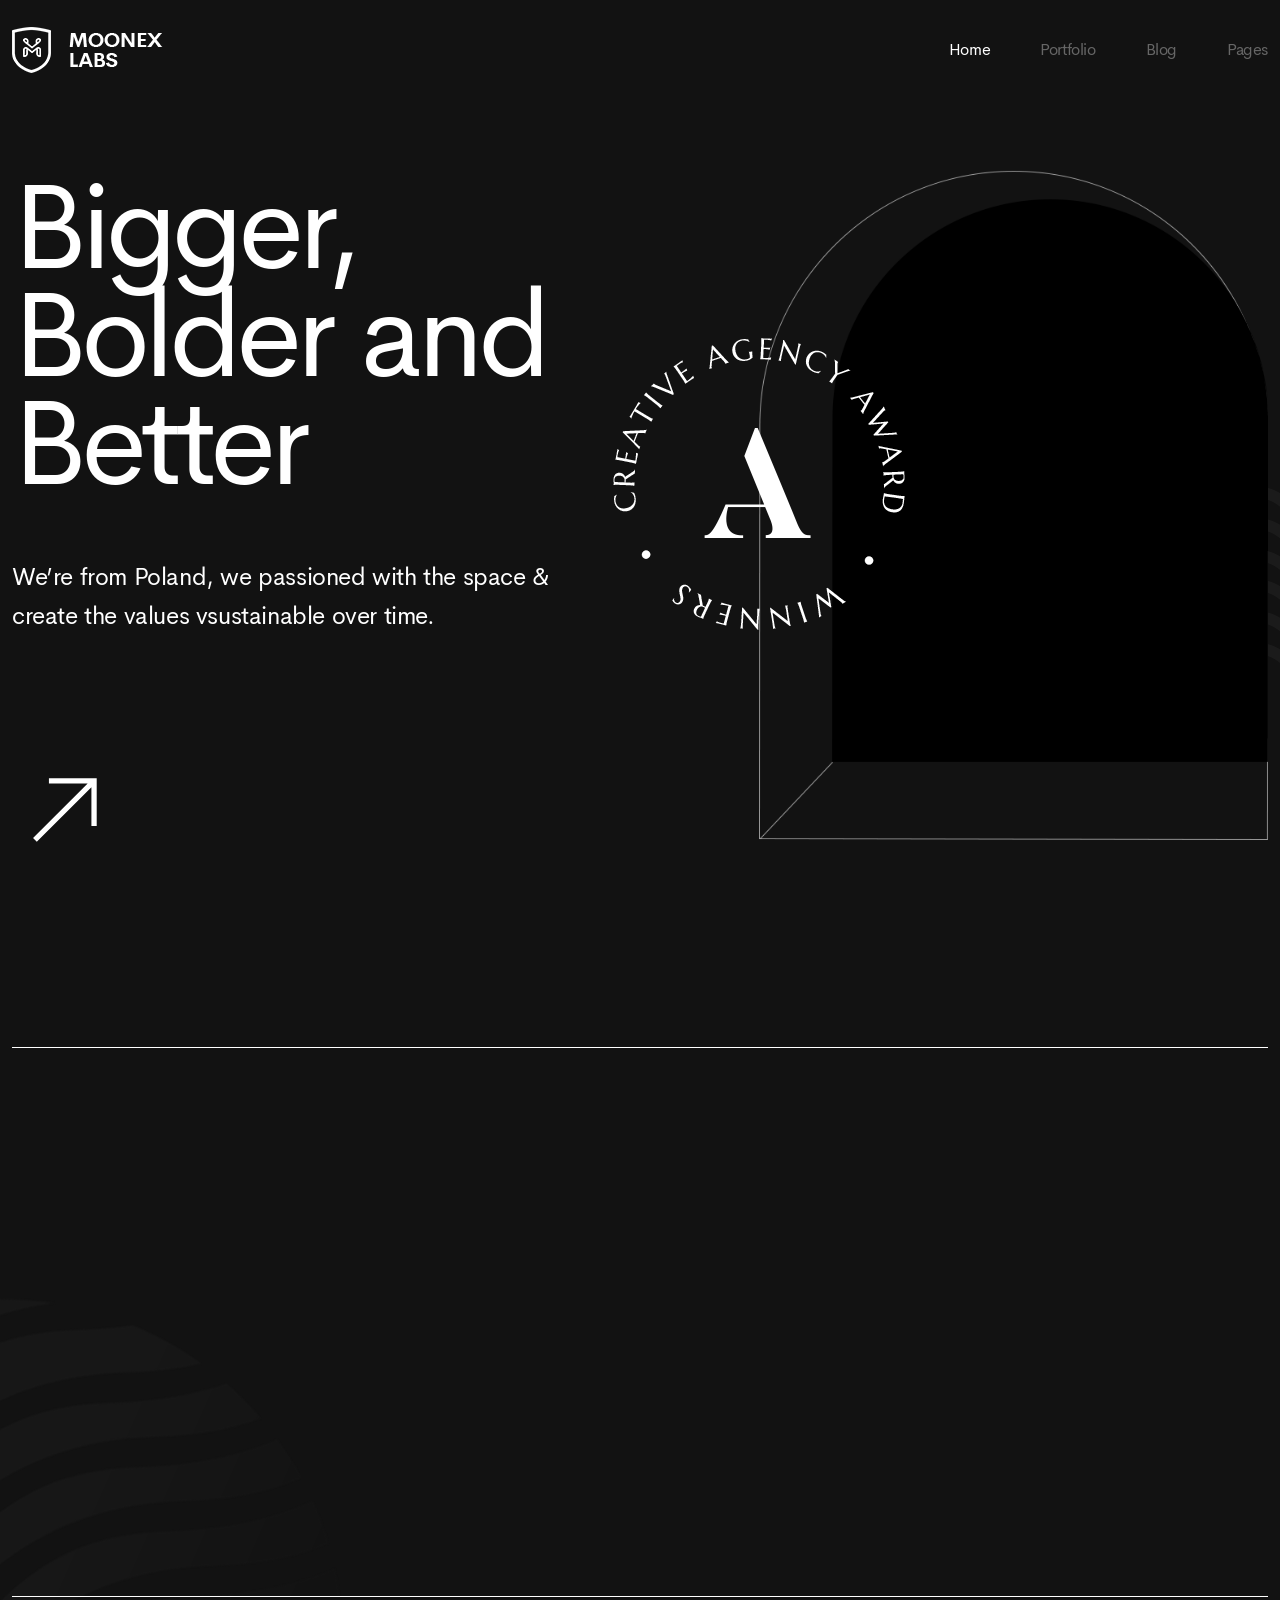
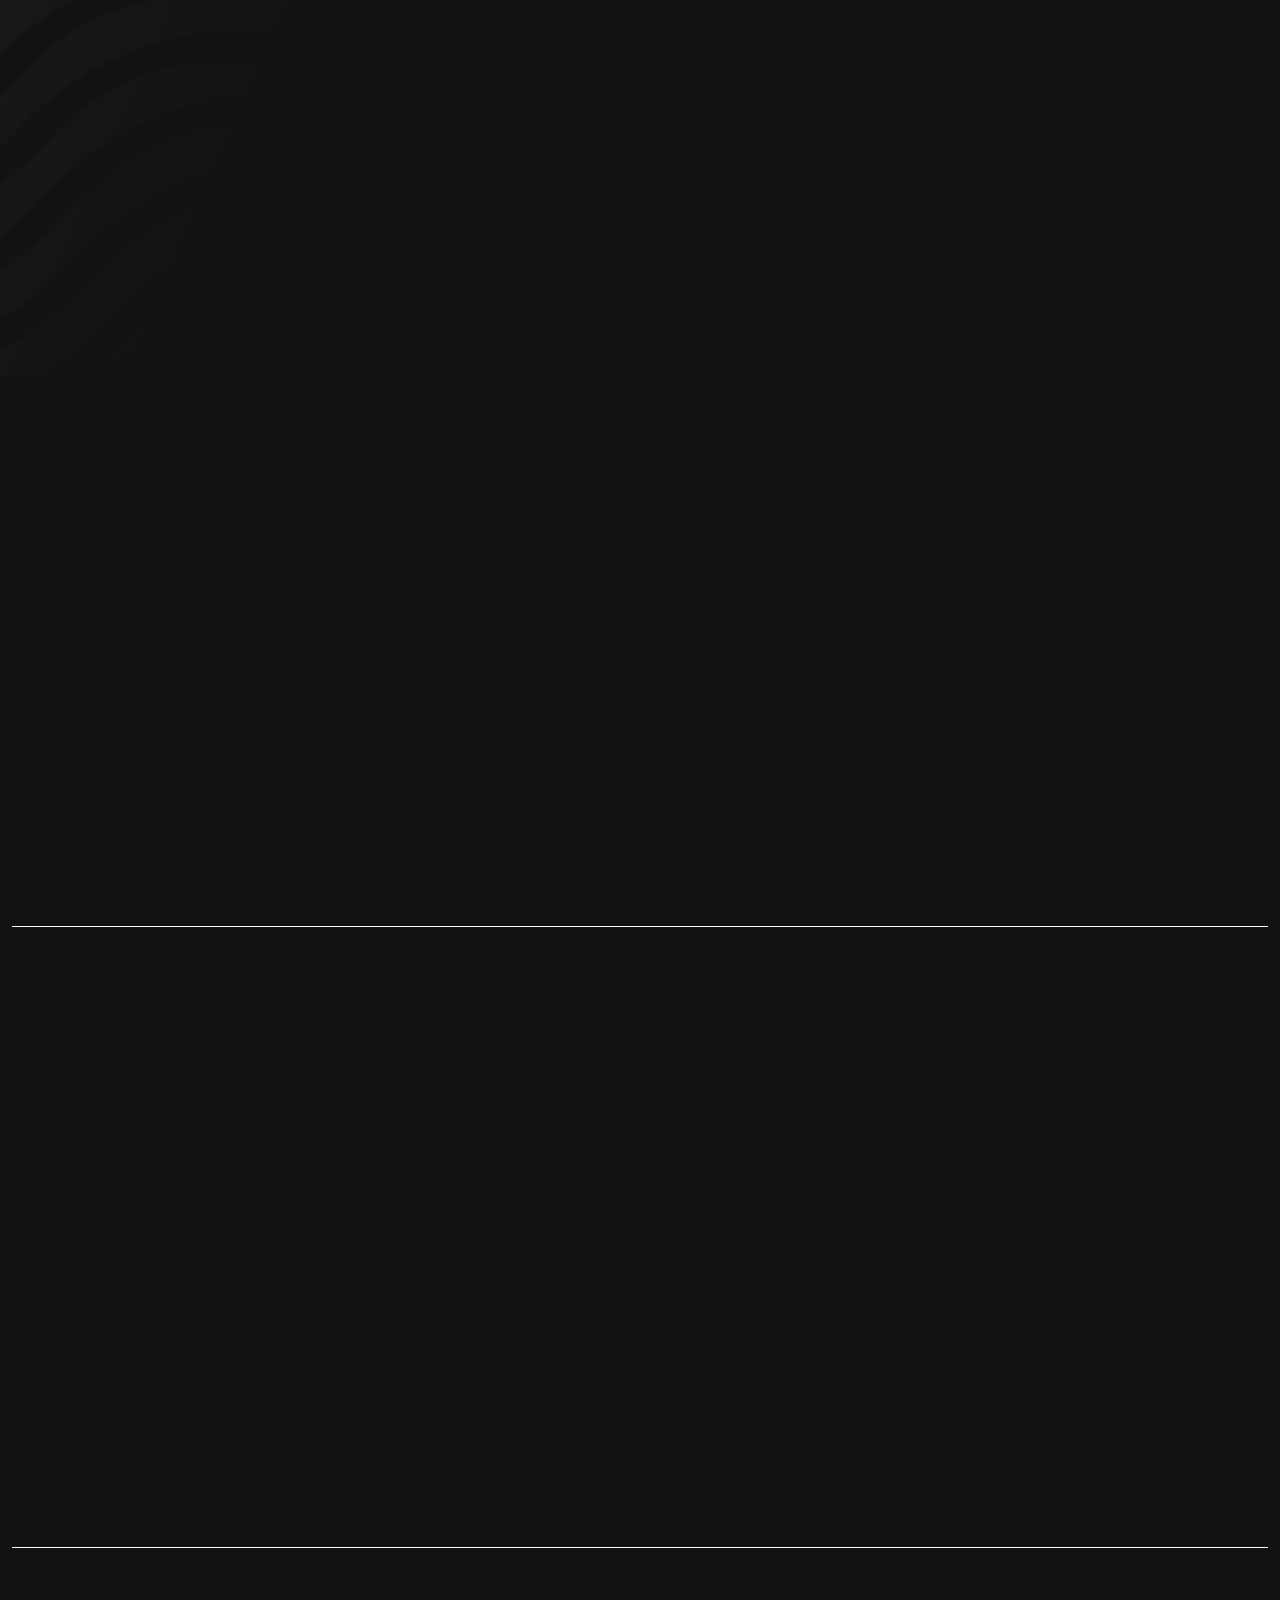
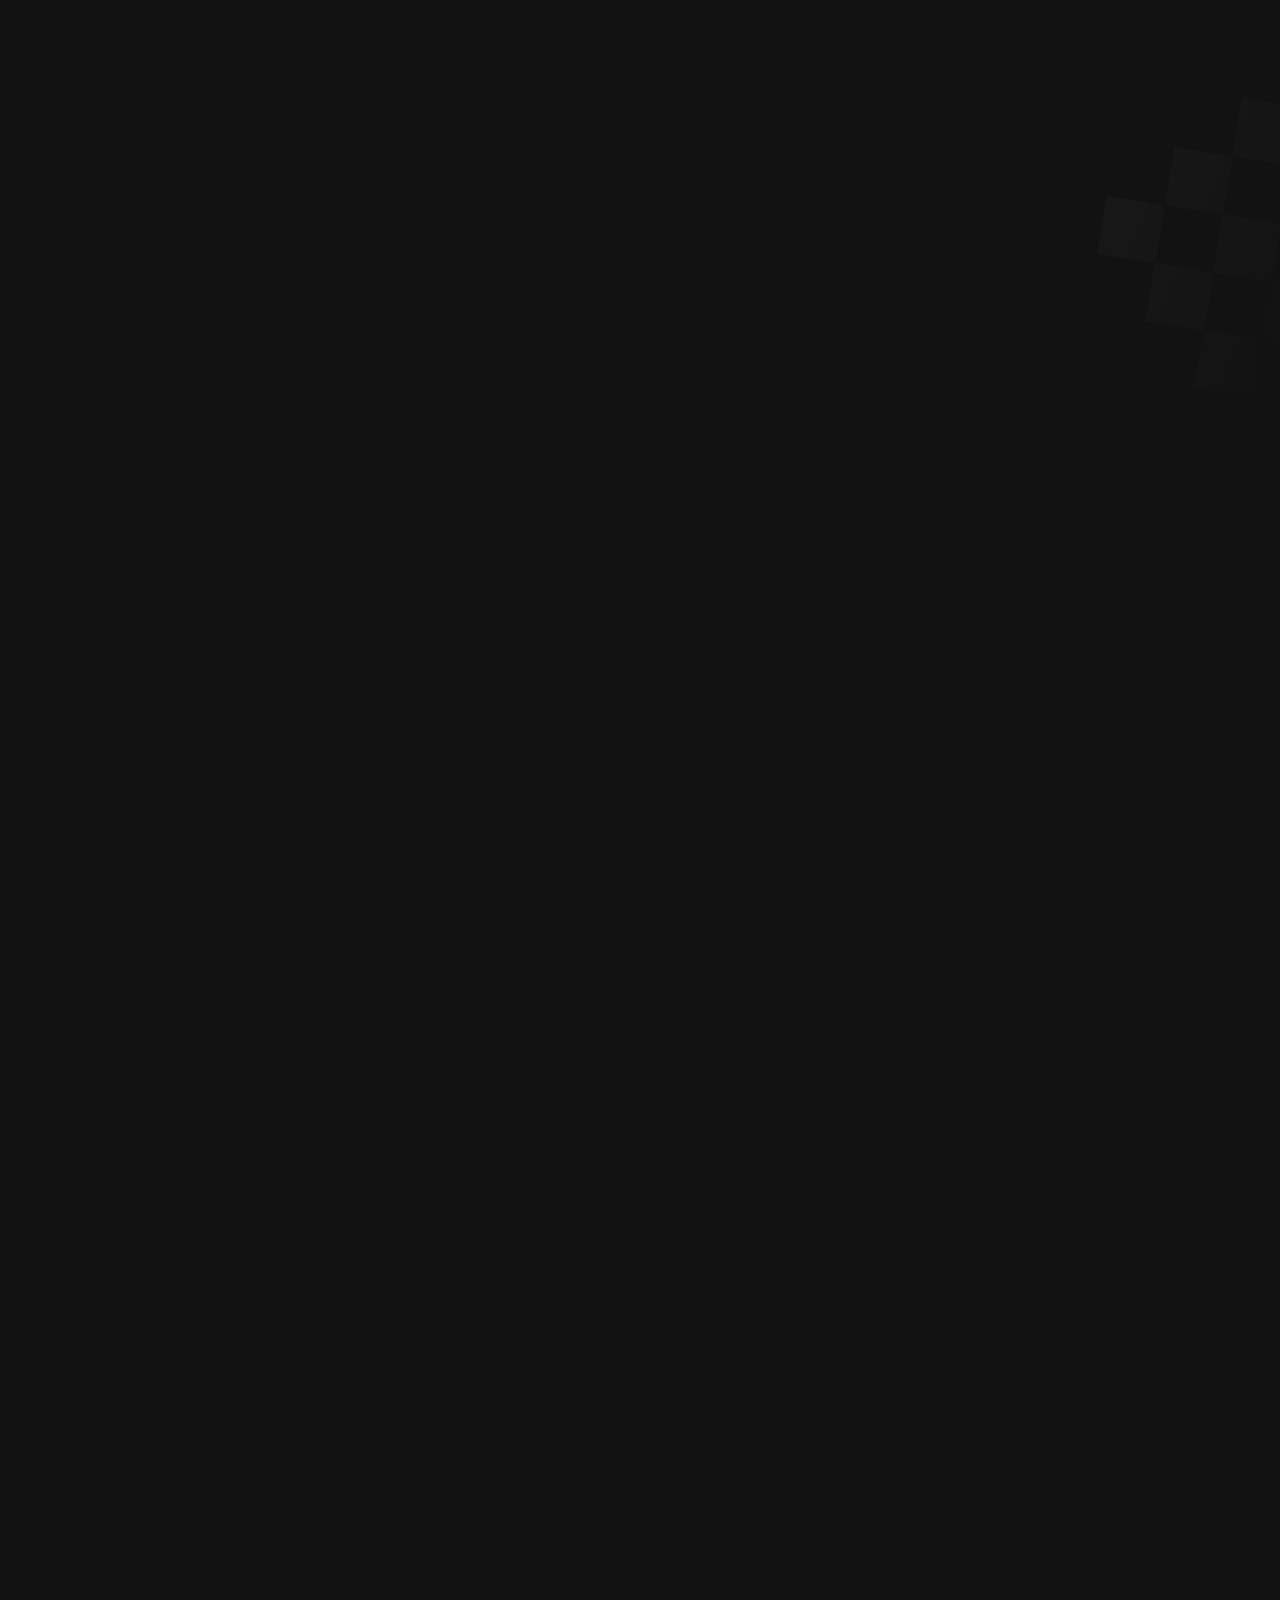
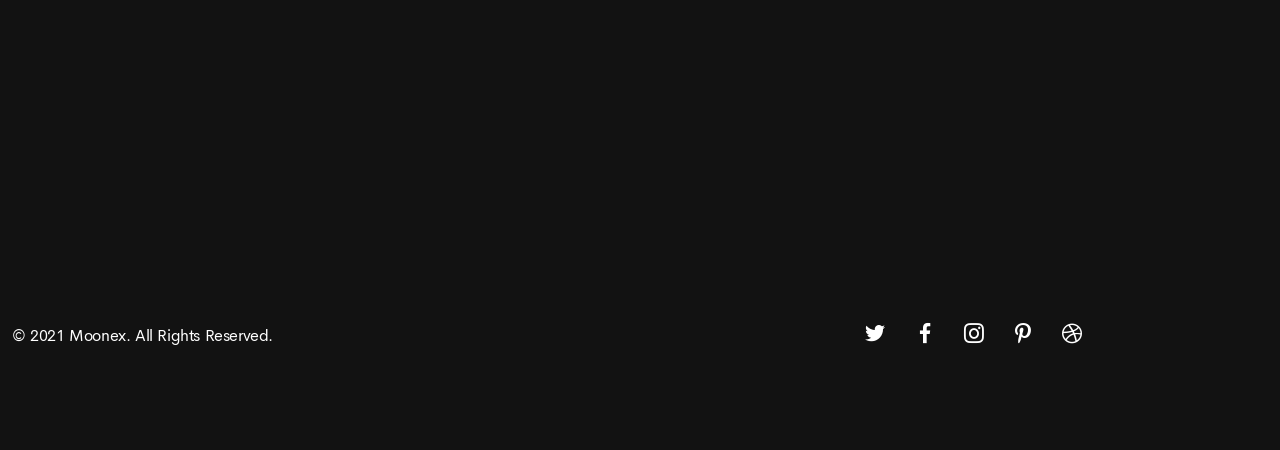
<file: home-dark.html>
<!DOCTYPE html>
<html class="no-js ptf-is--home-dark ptf-is--header-style-5 ptf-is--footer-style-5 ptf-is--custom-cursor ptf-is--footer-fixed" lang="en">

<head>
	<meta charset="utf-8">
	<title>Moonex - Home Dark</title>
	<meta name="description" content="Multipurpose HTML5 Template">
	<meta http-equiv="X-UA-Compatible" content="IE=edge">
	<meta name="viewport" content="width=device-width, initial-scale=1, maximum-scale=1">
	<!--Favicon-->
	<link rel="icon" type="image/png" href="assets/img/root/favicon.png">
	<!--Framework-->
	<link rel="stylesheet" href="assets/css/framework/bootstrap-reboot.min.css">
	<link rel="stylesheet" href="assets/css/framework/bootstrap-grid.min.css">
	<link rel="stylesheet" href="assets/css/framework/bootstrap-utilities.min.css">
	<!--Plugins-->
	<link rel="stylesheet" href="assets/css/ptf-plugins.min.css">
	<!--Fonts-->
	<link rel="stylesheet" href="https://fonts.googleapis.com/css2?family=Amiri&amp;display=swap">
	<link rel="stylesheet" href="assets/fonts/CerebriSans/style.css">
	<!--Icons-->
	<link rel="stylesheet" href="assets/fonts/LineIcons-PRO/WebFonts/Pro-Light/font-css/LinIconsPro-Light.css">
	<link rel="stylesheet" href="assets/fonts/LineIcons-PRO/WebFonts/Pro-Regular/font-css/LineIcons.css">
	<link rel="stylesheet" href="assets/fonts/Socicons/socicon.css">
	<!--Style-->
	<link rel="stylesheet" href="assets/css/ptf-main.min.css">
	<!--Custom-->
	<link rel="stylesheet" href="assets/css/custom.css">
</head>

<body>
	<!--Site Wrapper-->
	<div class="ptf-site-wrapper animsition">
		<!--Site Wrapper Inner-->
		<div class="ptf-site-wrapper__inner">
			<!--Header-->
			<header class="ptf-header ptf-header--style-5 ptf-header--opaque">
				<div class="ptf-navbar ptf-navbar--main ptf-navbar--sticky">
					<div class="container-xxl">
						<div class="ptf-navbar-inner">
							<!--Logo--><a class="ptf-navbar-logo" href="index.html"><img class="black" src="assets/img/root/logo-dark.png" alt="" loading="lazy"><img class="white" src="assets/img/root/logo-white.png" alt="" loading="lazy"></a>
							<!--Navigation-->
							<nav class="ptf-nav ptf-nav--default">
								<!--Menu-->
								<ul class="sf-menu">
									<li class="menu-item-has-children two-columns"><a href="index.html"><span>Home</span></a>
										<ul class="sub-menu">
											<li><a href="index.html"><span>Home Default</span></a>
											</li>
											<li><a href="home-studio.html"><span>Home Studio</span></a>
											</li>
											<li><a href="home-agency.html"><span>Home Agency</span></a>
											</li>
											<li><a href="home-minimal.html"><span>Home Minimal</span></a>
											</li>
											<li class=" current-menu-item"><a href="home-dark.html"><span>Home Dark</span></a>
											</li>
											<li><a href="home-parallax.html"><span>Home Parallax</span></a>
											</li>
											<li><a href="home-freelancer.html"><span>Home Freelancer</span></a>
											</li>
											<li><a href="home-vertical.html"><span>Home Vertical</span></a>
											</li>
											<li><a href="home-trending.html"><span>Home Trending</span></a>
											</li>
											<li><a href="home-modern.html"><span>Home Modern</span></a>
											</li>
										</ul>
									</li>
									<li class="menu-item-has-children"><a href="#"><span>Portfolio</span></a>
										<ul class="sub-menu">
											<li><a href="portfolio-grid.html"><span>Works Grid</span></a>
											</li>
											<li><a href="portfolio-masonry.html"><span>Works Masonry</span></a>
											</li>
											<li><a href="portfolio-listing.html"><span>Works Listing</span></a>
											</li>
											<li><a href="portfolio-carousel.html"><span>Works Carousel</span></a>
											</li>
											<li><a href="portfolio-showcase-1.html"><span>Work Showcase 1</span></a>
											</li>
											<li><a href="portfolio-showcase-2.html"><span>Work Showcase 2</span></a>
											</li>
										</ul>
									</li>
									<li class="menu-item-has-children"><a href="#"><span>Blog</span></a>
										<ul class="sub-menu">
											<li><a href="blog-grid.html"><span>Blog Grid</span></a>
											</li>
											<li><a href="blog-masonry.html"><span>Blog Masonry</span></a>
											</li>
											<li><a href="blog-sidebar.html"><span>Blog Sidebar</span></a>
											</li>
											<li><a href="single-post.html"><span>Single Post</span></a>
											</li>
											<li><a href="single-post-sidebar.html"><span>Single Post Sidebar</span></a>
											</li>
										</ul>
									</li>
									<li class="menu-item-has-children two-columns"><a href="#"><span>Pages</span></a>
										<ul class="sub-menu">
											<li><a href="about-us.html"><span>About Us</span></a>
											</li>
											<li><a href="about-me.html"><span>About Me</span></a>
											</li>
											<li><a href="services.html"><span>Services</span></a>
											</li>
											<li><a href="service-detail.html"><span>Service Detail</span></a>
											</li>
											<li><a href="pricing.html"><span>Pricing</span></a>
											</li>
											<li><a href="team.html"><span>Team</span></a>
											</li>
											<li><a href="faq.html"><span>FAQ</span></a>
											</li>
											<li><a href="contact.html"><span>Contact</span></a>
											</li>
											<li><a href="404.html"><span>Page 404</span></a>
											</li>
											<li><a href="coming-soon.html"><span>Coming Soon</span></a>
											</li>
										</ul>
									</li>
								</ul>
							</nav>
							<!--Buttons-->
							<!--Offcanvas Menu Toggle--><a class="ptf-offcanvas-menu-icon js-offcanvas-menu-toggle" href="#"><i class="lnir lnir-menu-alt-5"></i></a>
						</div>
					</div>
				</div>
			</header>
			<!--Site Overlay-->
			<div class="ptf-site-overlay"></div>
			<!--Offcanvas Menu-->
			<div class="ptf-offcanvas-menu">
				<div class="ptf-offcanvas-menu__header">
					<div class="ptf-language-switcher"><a class="is-active" href="#">Eng</a><a href="#">Fra</a><a href="#">Ger</a></div><a class="ptf-offcanvas-menu-icon js-offcanvas-menu-toggle" href="#"><i class="lnir lnir-close"></i></a>
				</div>
				<div class="ptf-offcanvas-menu__navigation">
					<!--Navigation-->
					<nav class="ptf-nav ptf-nav--offcanvas">
						<!--Menu-->
						<ul class="sf-menu">
							<li class="menu-item-has-children two-columns"><a href="index.html"><span>Home</span></a>
								<ul class="sub-menu">
									<li><a href="index.html"><span>Home Default</span></a>
									</li>
									<li><a href="home-studio.html"><span>Home Studio</span></a>
									</li>
									<li><a href="home-agency.html"><span>Home Agency</span></a>
									</li>
									<li><a href="home-minimal.html"><span>Home Minimal</span></a>
									</li>
									<li class=" current-menu-item"><a href="home-dark.html"><span>Home Dark</span></a>
									</li>
									<li><a href="home-parallax.html"><span>Home Parallax</span></a>
									</li>
									<li><a href="home-freelancer.html"><span>Home Freelancer</span></a>
									</li>
									<li><a href="home-vertical.html"><span>Home Vertical</span></a>
									</li>
									<li><a href="home-trending.html"><span>Home Trending</span></a>
									</li>
									<li><a href="home-modern.html"><span>Home Modern</span></a>
									</li>
								</ul>
							</li>
							<li class="menu-item-has-children"><a href="#"><span>Portfolio</span></a>
								<ul class="sub-menu">
									<li><a href="portfolio-grid.html"><span>Works Grid</span></a>
									</li>
									<li><a href="portfolio-masonry.html"><span>Works Masonry</span></a>
									</li>
									<li><a href="portfolio-listing.html"><span>Works Listing</span></a>
									</li>
									<li><a href="portfolio-carousel.html"><span>Works Carousel</span></a>
									</li>
									<li><a href="portfolio-showcase-1.html"><span>Work Showcase 1</span></a>
									</li>
									<li><a href="portfolio-showcase-2.html"><span>Work Showcase 2</span></a>
									</li>
								</ul>
							</li>
							<li class="menu-item-has-children"><a href="#"><span>Blog</span></a>
								<ul class="sub-menu">
									<li><a href="blog-grid.html"><span>Blog Grid</span></a>
									</li>
									<li><a href="blog-masonry.html"><span>Blog Masonry</span></a>
									</li>
									<li><a href="blog-sidebar.html"><span>Blog Sidebar</span></a>
									</li>
									<li><a href="single-post.html"><span>Single Post</span></a>
									</li>
									<li><a href="single-post-sidebar.html"><span>Single Post Sidebar</span></a>
									</li>
								</ul>
							</li>
							<li class="menu-item-has-children two-columns"><a href="#"><span>Pages</span></a>
								<ul class="sub-menu">
									<li><a href="about-us.html"><span>About Us</span></a>
									</li>
									<li><a href="about-me.html"><span>About Me</span></a>
									</li>
									<li><a href="services.html"><span>Services</span></a>
									</li>
									<li><a href="service-detail.html"><span>Service Detail</span></a>
									</li>
									<li><a href="pricing.html"><span>Pricing</span></a>
									</li>
									<li><a href="team.html"><span>Team</span></a>
									</li>
									<li><a href="faq.html"><span>FAQ</span></a>
									</li>
									<li><a href="contact.html"><span>Contact</span></a>
									</li>
									<li><a href="404.html"><span>Page 404</span></a>
									</li>
									<li><a href="coming-soon.html"><span>Coming Soon</span></a>
									</li>
								</ul>
							</li>
						</ul>
					</nav>
				</div>
				<div class="ptf-offcanvas-menu__footer">
					<p class="ptf-offcanvas-menu__copyright">© 2021 <span>Moonex</span>. All Rights Reserved. <br>Development by <span>Paul Studio</span>.</p>
					<div class="ptf-offcanvas-menu__socials">
						<!--Social Icon--><a class="ptf-social-icon ptf-social-icon--style-3 twitter" href="#" target="_blank"><i class="socicon-twitter"></i></a>
						<!--Social Icon--><a class="ptf-social-icon ptf-social-icon--style-3 facebook" href="#" target="_blank"><i class="socicon-facebook"></i></a>
						<!--Social Icon--><a class="ptf-social-icon ptf-social-icon--style-3 instagram" href="#" target="_blank"><i class="socicon-instagram"></i></a>
					</div>
				</div>
			</div>
			<!--Main-->
			<main class="ptf-main">
				<article class="ptf-page ptf-page--home-dark">
					<section>
						<!--Spacer-->
						<div class="ptf-spacer" style=" --ptf-xxl: 4.375rem; --ptf-md: 2.1875rem;"></div>
						<div class="container-xxl">
							<div class="row align-items-center">
								<div class="col-xl-5 offset-xl-1 order-xl-2 text-xl-end text-lg-center position-relative">
									<!--Animated Block-->
									<div class="ptf-animated-block" data-aos="fade" data-aos-delay="0">
										<div class="ptf-custom--1734">
											<!--Mask Image-->
											<div class="ptf-mask-image mx-auto" style="max-width: 18.25rem;"><img class="spin" src="assets/img/root/home-dark/circle-text.png" alt="" loading="lazy"><img src="assets/img/root/home-dark/circle-logo.png" alt="" loading="lazy"></div>
										</div>
										<div class="ptf-custom--1560">
											<!--Mask Image-->
											<div class="ptf-mask-image"><img src="assets/img/home/dark/home-dark-main-image.jpg" alt="" loading="lazy" style="--ptf-mask-image: url(../img/root/home-dark/home-dark-main-image-mask.png); z-index: 1;"><img src="assets/img/root/home-dark/home-dark-main-image-layer-1.png" alt="" loading="lazy"></div>
										</div>
									</div>
								</div>
								<div class="col-xl-6">
									<!--Animated Block-->
									<div class="ptf-animated-block" data-aos="fade" data-aos-delay="0">
										<h1 class="fz-120 fz-90--lg lh-0p9 fw-normal has-white-color">Bigger, <br>Bolder and <br>Better</h1>
									</div>
									<!--Spacer-->
									<div class="ptf-spacer" style=" --ptf-xxl: 3.75rem; --ptf-md: 1.875rem;"></div>
									<!--Animated Block-->
									<div class="ptf-animated-block" data-aos="fade" data-aos-delay="100">
										<p class="fz-24 has-white-color" style="max-width: 37.5rem;">We’re from Poland, we passioned with the space & create the values vsustainable over time.</p>
									</div>
									<!--Spacer-->
									<div class="ptf-spacer" style=" --ptf-xxl: 6.25rem; --ptf-md: 3.125rem;"></div>
									<!--Animated Block-->
									<div class="ptf-animated-block" data-aos="fade" data-aos-delay="200">
										<div class="fz-90 has-white-color"><svg xmlns="http://www.w3.org/2000/svg" fill="currentColor" style="height:1em" viewBox="0 0 17 17">
												<path d="M16 .997V10h-1V2.703L4.683 13l-.707-.708L14.291 1.997H6.975v-1H16z" />
											</svg></div>
									</div>
								</div>
							</div>
						</div>
						<!--Spacer-->
						<div class="ptf-spacer" style=" --ptf-xxl: 10rem; --ptf-md: 5rem;"></div>
					</section>
					<section>
						<div class="container-xxl">
							<!--Divider-->
							<div class="ptf-divider" style="--ptf-height: 1px; --ptf-color: var(--ptf-color-white);"></div>
						</div>
					</section>
					<section class="ptf-custom--1674">
						<!--Spacer-->
						<div class="ptf-spacer" style=" --ptf-xxl: 6.25rem; --ptf-md: 3.125rem;"></div>
						<div class="container-xxl">
							<div class="row" style="--bs-gutter-y: 3.75rem;">
								<div class="col-lg-3">
									<!--Animated Block-->
									<div class="ptf-animated-block" data-aos="fade" data-aos-delay="0">
										<div class="fz-80 has-white-color lh-1">1</div>
									</div>
								</div>
								<div class="col-lg-2">
									<!--Spacer-->
									<div class="ptf-spacer" style=" --ptf-xxl: 1.25rem;"></div>
									<!--Animated Block-->
									<div class="ptf-animated-block" data-aos="fade" data-aos-delay="100">
										<h2 class="fz-16 lh-1p5 text-uppercase has-3-color fw-normal">Our <br>Services</h2>
									</div>
								</div>
								<div class="col-lg-7">
									<div class="row">
										<div class="col-6">
											<!--Animated Block-->
											<div class="ptf-animated-block" data-aos="fade" data-aos-delay="200">
												<!--Services List-->
												<ul class="ptf-services-list ptf-services-list--style-4" style="--ptf-font-family: var(--ptf-primary-font);">
													<li><a href="service-detail.html">Branding<span></span></a></li>
													<li><a href="service-detail.html">UI/UX<span></span></a></li>
													<li><a href="service-detail.html">Photography<span></span></a></li>
													<li><a href="service-detail.html">Animation<span></span></a></li>
												</ul>
											</div>
										</div>
										<div class="col-6">
											<!--Animated Block-->
											<div class="ptf-animated-block" data-aos="fade" data-aos-delay="300">
												<!--Services List-->
												<ul class="ptf-services-list ptf-services-list--style-4" style="--ptf-font-family: var(--ptf-primary-font);">
													<li><a href="service-detail.html">Illustration<span></span></a></li>
													<li><a href="service-detail.html">SEO/Marketing<span></span></a></li>
												</ul>
											</div>
										</div>
									</div>
								</div>
							</div>
						</div>
						<!--Spacer-->
						<div class="ptf-spacer" style=" --ptf-xxl: 10rem; --ptf-md: 5rem;"></div>
						<div class="container-xxl">
							<!--Divider-->
							<div class="ptf-divider" style="--ptf-height: 1px; --ptf-color: var(--ptf-color-white);"></div>
						</div>
						<!--Spacer-->
						<div class="ptf-spacer" style=" --ptf-xxl: 6.25rem; --ptf-md: 3.125rem;"></div>
						<div class="container-xxl">
							<div class="row" style="--bs-gutter-y: 3.75rem;">
								<div class="col-lg-3">
									<!--Animated Block-->
									<div class="ptf-animated-block" data-aos="fade" data-aos-delay="0">
										<div class="fz-80 has-white-color lh-1">2</div>
									</div>
								</div>
								<div class="col-lg-2">
									<!--Spacer-->
									<div class="ptf-spacer" style=" --ptf-xxl: 1.25rem;"></div>
									<!--Animated Block-->
									<div class="ptf-animated-block" data-aos="fade" data-aos-delay="100">
										<h2 class="fz-16 lh-1p5 text-uppercase has-3-color fw-normal">Latest <br>Projects</h2>
									</div>
								</div>
								<div class="col-lg-7">
									<!--Spacer-->
									<div class="ptf-spacer" style=" --ptf-xxl: 1.25rem;"></div>
									<!--Animated Block-->
									<div class="ptf-animated-block" data-aos="fade" data-aos-delay="200"><a class="ptf-link-with-arrow fz-48 has-3-color" href="portfolio-grid.html">
											All Projects<svg xmlns="http://www.w3.org/2000/svg" fill="currentColor" style="height:1em" viewBox="0 0 17 17">
												<path d="M16 .997V10h-1V2.703L4.683 13l-.707-.708L14.291 1.997H6.975v-1H16z" />
											</svg></a>
									</div>
								</div>
							</div>
							<!--Spacer-->
							<div class="ptf-spacer" style=" --ptf-xxl: 5.625rem;"></div>
							<div class="row">
								<div class="col-lg-12">
									<!--Animated Block-->
									<div class="ptf-animated-block" data-aos="fade" data-aos-delay="300">
										<!--Content Slider-->
										<div class="ptf-content-slider swiper-container " data-cursor="white" data-navigation-anchor=".ptf-portfolio-slider" data-gap="60" data-loop="enable" data-speed="" data-autoplay="" data-autoplay-speed="" data-slides-centered="" data-slide-settings="{&quot;slides_to_show_tablet&quot;:2,&quot;slides_to_show&quot;:3}" data-free-mode="" data-slider-offset="" data-mousewheel="">
											<div class="swiper-wrapper">
												<div class="swiper-slide">
													<div>
														<!--Portfolio Item-->
														<article class="ptf-work ptf-work--style-3">
															<div class="ptf-work__media"><a class="ptf-work__link" href="portfolio-showcase-1.html"></a><img src="assets/img/portfolio/work-1.png" alt="" loading="lazy">
															</div>
															<div class="ptf-work__meta">
																<div class="ptf-work__category">UI/UX
																</div>
																<h4 class="ptf-work__title"><a href="portfolio-showcase-1.html">Taskly Dashboard</a>
																</h4>
															</div>
														</article>
													</div>
												</div>
												<div class="swiper-slide">
													<div>
														<!--Portfolio Item-->
														<article class="ptf-work ptf-work--style-3">
															<div class="ptf-work__media"><a class="ptf-work__link" href="portfolio-showcase-1.html"></a><img src="assets/img/portfolio/work-2.png" alt="" loading="lazy">
															</div>
															<div class="ptf-work__meta">
																<div class="ptf-work__category">Product
																</div>
																<h4 class="ptf-work__title"><a href="portfolio-showcase-1.html">Film &amp; Art Festival</a>
																</h4>
															</div>
														</article>
													</div>
												</div>
												<div class="swiper-slide">
													<div>
														<!--Portfolio Item-->
														<article class="ptf-work ptf-work--style-3">
															<div class="ptf-work__media"><a class="ptf-work__link" href="portfolio-showcase-1.html"></a><img src="assets/img/portfolio/work-3.png" alt="" loading="lazy">
															</div>
															<div class="ptf-work__meta">
																<div class="ptf-work__category">Branding, Packaging
																</div>
																<h4 class="ptf-work__title"><a href="portfolio-showcase-1.html">Dark Wishky Wine</a>
																</h4>
															</div>
														</article>
													</div>
												</div>
												<div class="swiper-slide">
													<div>
														<!--Portfolio Item-->
														<article class="ptf-work ptf-work--style-3">
															<div class="ptf-work__media"><a class="ptf-work__link" href="portfolio-showcase-1.html"></a><img src="assets/img/portfolio/work-4.png" alt="" loading="lazy">
															</div>
															<div class="ptf-work__meta">
																<div class="ptf-work__category">Illustration
																</div>
																<h4 class="ptf-work__title"><a href="portfolio-showcase-1.html">Swiss Style Poster</a>
																</h4>
															</div>
														</article>
													</div>
												</div>
												<div class="swiper-slide">
													<div>
														<!--Portfolio Item-->
														<article class="ptf-work ptf-work--style-3">
															<div class="ptf-work__media"><a class="ptf-work__link" href="portfolio-showcase-1.html"></a><img src="assets/img/portfolio/work-5.png" alt="" loading="lazy">
															</div>
															<div class="ptf-work__meta">
																<div class="ptf-work__category">UI/UX
																</div>
																<h4 class="ptf-work__title"><a href="portfolio-showcase-1.html">Liarch Architecture Firm</a>
																</h4>
															</div>
														</article>
													</div>
												</div>
												<div class="swiper-slide">
													<div>
														<!--Portfolio Item-->
														<article class="ptf-work ptf-work--style-3">
															<div class="ptf-work__media"><a class="ptf-work__link" href="portfolio-showcase-1.html"></a><img src="assets/img/portfolio/work-6.png" alt="" loading="lazy">
															</div>
															<div class="ptf-work__meta">
																<div class="ptf-work__category">Branding, Packaging, Motion Video
																</div>
																<h4 class="ptf-work__title"><a href="portfolio-showcase-1.html">FG Print Brand</a>
																</h4>
															</div>
														</article>
													</div>
												</div>
											</div>
										</div>
									</div>
								</div>
							</div>
						</div>
						<!--Spacer-->
						<div class="ptf-spacer" style=" --ptf-xxl: 10rem; --ptf-md: 5rem;"></div>
					</section>
					<section>
						<div class="container-xxl">
							<!--Divider-->
							<div class="ptf-divider" style="--ptf-height: 1px; --ptf-color: var(--ptf-color-white);"></div>
						</div>
					</section>
					<section>
						<!--Spacer-->
						<div class="ptf-spacer" style=" --ptf-xxl: 6.25rem; --ptf-md: 3.125rem;"></div>
						<div class="container-xxl">
							<div class="row" style="--bs-gutter-y: 3.75rem;">
								<div class="col-lg-3">
									<!--Animated Block-->
									<div class="ptf-animated-block" data-aos="fade" data-aos-delay="0">
										<div class="fz-80 has-white-color lh-1">3</div>
									</div>
								</div>
								<div class="col-lg-2">
									<!--Spacer-->
									<div class="ptf-spacer" style=" --ptf-xxl: 1.25rem;"></div>
									<!--Animated Block-->
									<div class="ptf-animated-block" data-aos="fade" data-aos-delay="100">
										<h2 class="fz-16 lh-1p5 text-uppercase has-3-color fw-normal">Trusted <br>Partners</h2>
									</div>
								</div>
								<div class="col-lg-7">
									<div class="row">
										<div class="col-6">
											<!--Animated Block-->
											<div class="ptf-animated-block" data-aos="fade" data-aos-delay="200">
												<!--Services List-->
												<ul class="ptf-services-list ptf-services-list--style-4" style="--ptf-font-family: var(--ptf-primary-font);">
													<li><a href="#">Apple<span></span></a></li>
													<li><a href="#">Spotify<span></span></a></li>
													<li><a href="#">IBM<span></span></a></li>
													<li><a href="#">Google<span></span></a></li>
													<li><a href="#">Dropbox<span></span></a></li>
												</ul>
											</div>
										</div>
										<div class="col-6">
											<!--Animated Block-->
											<div class="ptf-animated-block" data-aos="fade" data-aos-delay="300">
												<!--Services List-->
												<ul class="ptf-services-list ptf-services-list--style-4" style="--ptf-font-family: var(--ptf-primary-font);">
													<li><a href="#">Envato<span></span></a></li>
													<li><a href="#">WooCommerce<span></span></a></li>
													<li><a href="#">Discord<span></span></a></li>
												</ul>
											</div>
										</div>
									</div>
								</div>
							</div>
						</div>
						<!--Spacer-->
						<div class="ptf-spacer" style=" --ptf-xxl: 10rem; --ptf-md: 5rem;"></div>
					</section>
					<section>
						<div class="container-xxl">
							<!--Divider-->
							<div class="ptf-divider" style="--ptf-height: 1px; --ptf-color: var(--ptf-color-white);"></div>
						</div>
					</section>
					<section class="ptf-custom--1772">
						<!--Spacer-->
						<div class="ptf-spacer" style=" --ptf-xxl: 6.25rem; --ptf-md: 3.125rem;"></div>
						<div class="container-xxl">
							<div class="row" style="--bs-gutter-y: 3.75rem;">
								<div class="col-lg-3">
									<!--Animated Block-->
									<div class="ptf-animated-block" data-aos="fade" data-aos-delay="0">
										<div class="fz-80 has-white-color lh-1">4</div>
									</div>
								</div>
								<div class="col-lg-2">
									<!--Spacer-->
									<div class="ptf-spacer" style=" --ptf-xxl: 1.25rem;"></div>
									<!--Animated Block-->
									<div class="ptf-animated-block" data-aos="fade" data-aos-delay="100">
										<h2 class="fz-16 lh-1p5 text-uppercase has-3-color fw-normal">What <br>Clients Say</h2>
									</div>
								</div>
								<div class="col-lg-7">
									<!--Animated Block-->
									<div class="ptf-animated-block" data-aos="fade" data-aos-delay="200">
										<!--Testimonial-->
										<div class="ptf-testimonial ptf-testimonial--style-3" style="--ptf-content-color: var(--ptf-color-white); --ptf-author-color: var(--ptf-color-white); --ptf-text-align: left;">
											<div class="ptf-testimonial__content">
												<p>“moonex- a studio with passionate, professional & full creativity. Much more than what i’m expect. Really awesome & satisfied!</p>
											</div>
											<div class="ptf-testimonial__meta">
												<h6 class="ptf-testimonial__author">Diogo Jota
												</h6>
												<div class="ptf-testimonial__info">Lead Product at Google Inc</div>
											</div>
										</div>
									</div>
								</div>
							</div>
						</div>
						<!--Spacer-->
						<div class="ptf-spacer" style=" --ptf-xxl: 10rem; --ptf-md: 5rem;"></div>
					</section>
					<section class="jarallax"><img class="jarallax-img" src="assets/img/services-call-to-action-background.png" alt="" loading="lazy">
						<!--Spacer-->
						<div class="ptf-spacer" style=" --ptf-xxl: 12.5rem; --ptf-md: 6.25rem;"></div>
						<div class="container-xxl text-center">
							<div class="d-inline-flex text-start">
								<!--Animated Block-->
								<div class="ptf-animated-block" data-aos="fade" data-aos-delay="0">
									<div class="fz-16 has-white-color text-uppercase">Describe your <br>project</div>
									<!--Spacer-->
									<div class="ptf-spacer" style=" --ptf-xxl: 3.4375rem;"></div>
									<div class="fz-120 fz-90--md has-white-color fw-normal lh-0p8"><a class="ptf-filled-link" href="contact.html">Call <br>Moonex</a></div>
									<!--Spacer-->
									<div class="ptf-spacer" style=" --ptf-xxl: 1.25rem;"></div>
									<div class="fz-90 has-white-color"><svg xmlns="http://www.w3.org/2000/svg" fill="currentColor" style="height:1em" viewBox="0 0 17 17">
											<path d="M16 .997V10h-1V2.703L4.683 13l-.707-.708L14.291 1.997H6.975v-1H16z" />
										</svg></div>
								</div>
							</div>
						</div>
						<!--Spacer-->
						<div class="ptf-spacer" style=" --ptf-xxl: 10rem; --ptf-md: 5rem;"></div>
					</section>
				</article>
			</main>
		</div>
		<!--Footer-->
		<footer class="ptf-footer ptf-footer--style-5">
			<div class="container-xxl">
				<div class="ptf-footer__top">
					<div class="row">
						<div class="col-12 col-lg">
							<!--Animated Block-->
							<div class="ptf-animated-block" data-aos="fade" data-aos-delay="0"><a href="index.html"><img src="assets/img/root/logo-white.png" alt="" loading="lazy"></a>
							</div>
						</div>
						<div class="col-12 col-lg">
							<!--Animated Block-->
							<div class="ptf-animated-block" data-aos="fade" data-aos-delay="100">
								<div class="ptf-widget ptf-widget-links has-white-color">
									<ul>
										<li><a href="faq.html">Faqs</a></li>
										<li><a href="#">Term & Conditions</a></li>
										<li><a href="#">Privacy Policy</a></li>
										<li><a href="#">Help</a></li>
										<li><a href="portfolio-grid.html">Works</a></li>
										<li><a href="about-us.html">Studio</a></li>
										<li><a href="blog-grid.html">News</a></li>
									</ul>
								</div>
							</div>
						</div>
						<div class="col-12 col-lg">
							<!--Animated Block-->
							<div class="ptf-animated-block" data-aos="fade" data-aos-delay="200">
								<div class="ptf-widget ptf-widget-text"><a class="fz-36 has-white-color" href="mailto:hello@moonex.co">hello@moonex.co</a>
									<!--Spacer-->
									<div class="ptf-spacer" style=" --ptf-xxl: 0.625rem;"></div>
									<p class="fz-18 has-3-color">90 Fairground Rd, FL 3290, United States</p>
								</div>
							</div>
						</div>
					</div>
				</div>
				<div class="ptf-footer__bottom">
					<div class="row align-items-center">
						<div class="col-12 col-md">
							<p class="ptf-footer-copyright has-white-color">© 2021 <span>Moonex</span>. All Rights Reserved.</p>
						</div>
						<div class="col-12 col-md d-none d-xl-block"></div>
						<div class="col-12 col-lg">
							<div class="ptf-footer-socials has-white-color">
								<!--Social Icon--><a class="ptf-social-icon ptf-social-icon--style-1 twitter" href="#" target="_blank"><i class="socicon-twitter"></i></a>
								<!--Social Icon--><a class="ptf-social-icon ptf-social-icon--style-1 facebook" href="#" target="_blank"><i class="socicon-facebook"></i></a>
								<!--Social Icon--><a class="ptf-social-icon ptf-social-icon--style-1 instagram" href="#" target="_blank"><i class="socicon-instagram"></i></a>
								<!--Social Icon--><a class="ptf-social-icon ptf-social-icon--style-1 pinterest" href="#" target="_blank"><i class="socicon-pinterest"></i></a>
								<!--Social Icon--><a class="ptf-social-icon ptf-social-icon--style-1 dribbble" href="#" target="_blank"><i class="socicon-dribbble"></i></a>
							</div>
						</div>
					</div>
				</div>
			</div>
		</footer>
	</div>
	<!--Libs-->
	<script src="assets/scripts/ptf-plugins.min.js"></script>
	<script src="assets/scripts/ptf-helpers.js"></script>
	<script src="assets/scripts/ptf-controllers.min.js"></script>
</body>

</html>
</file>
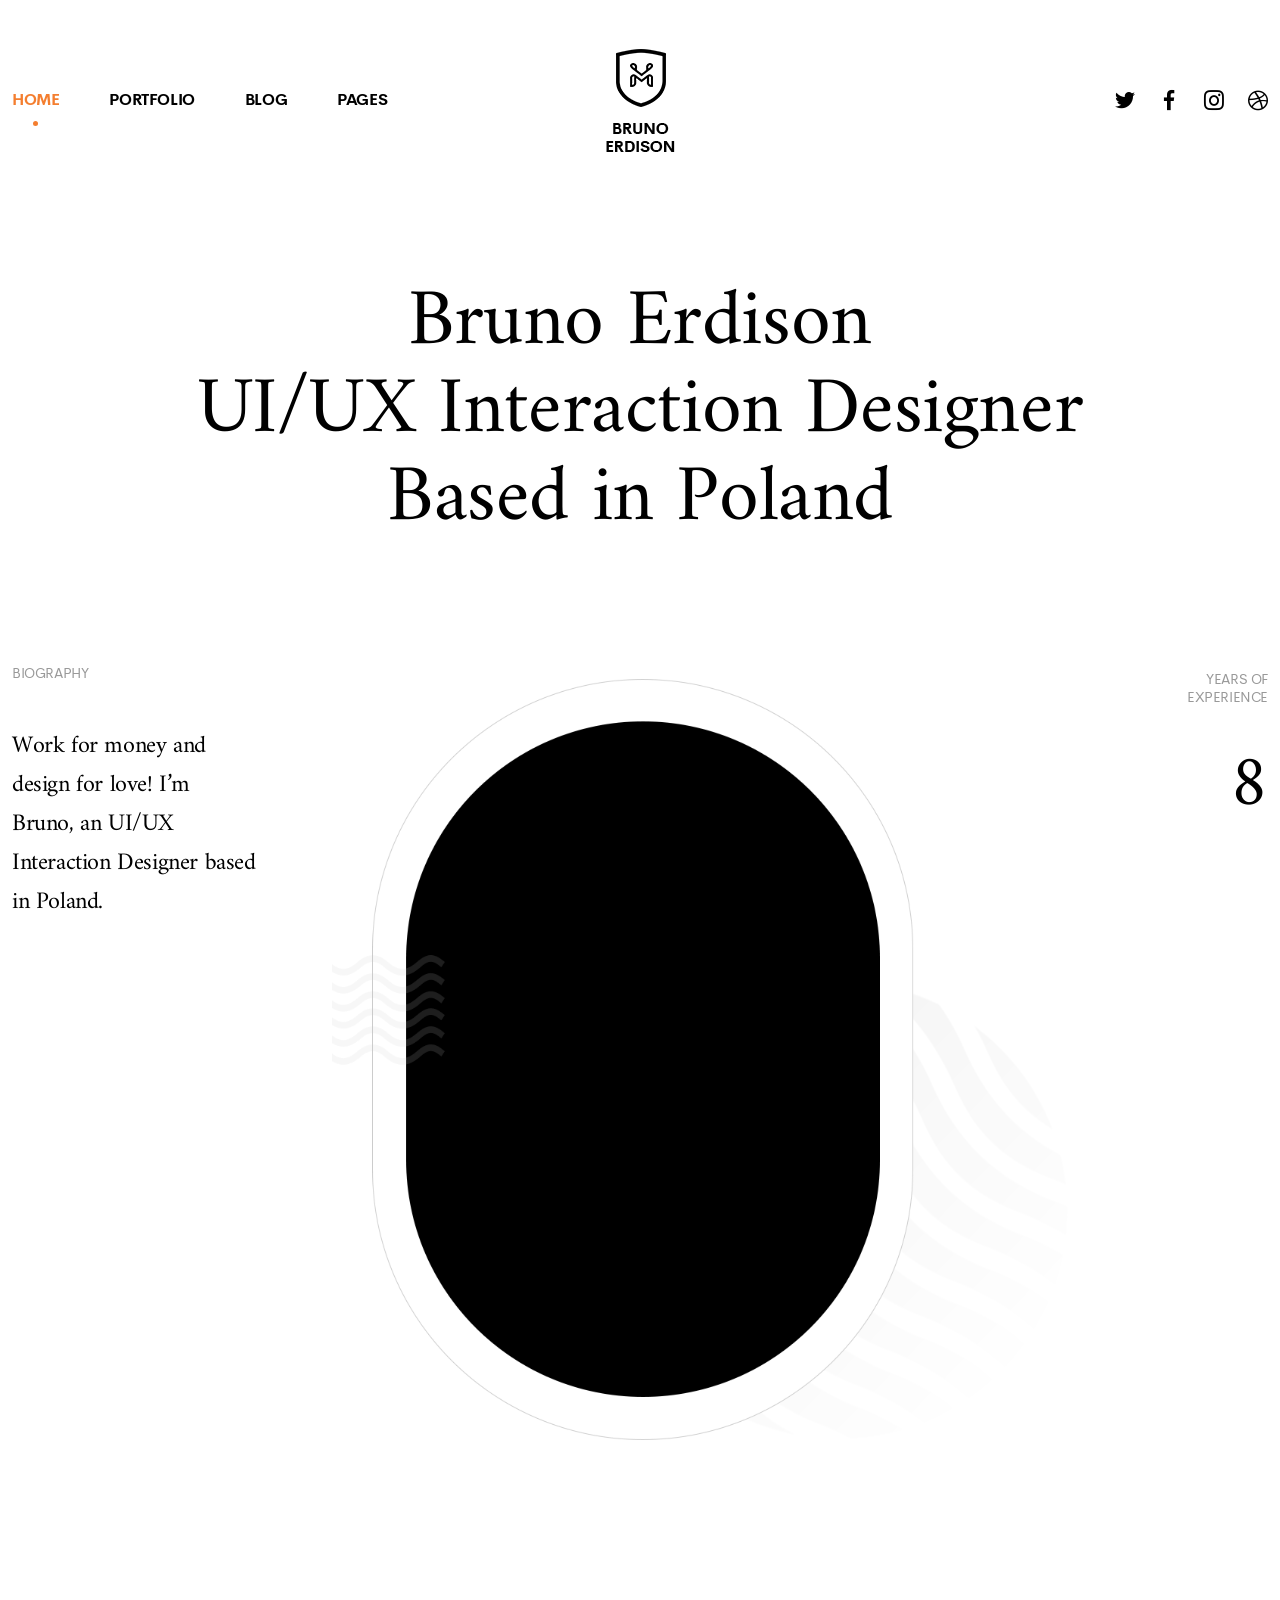
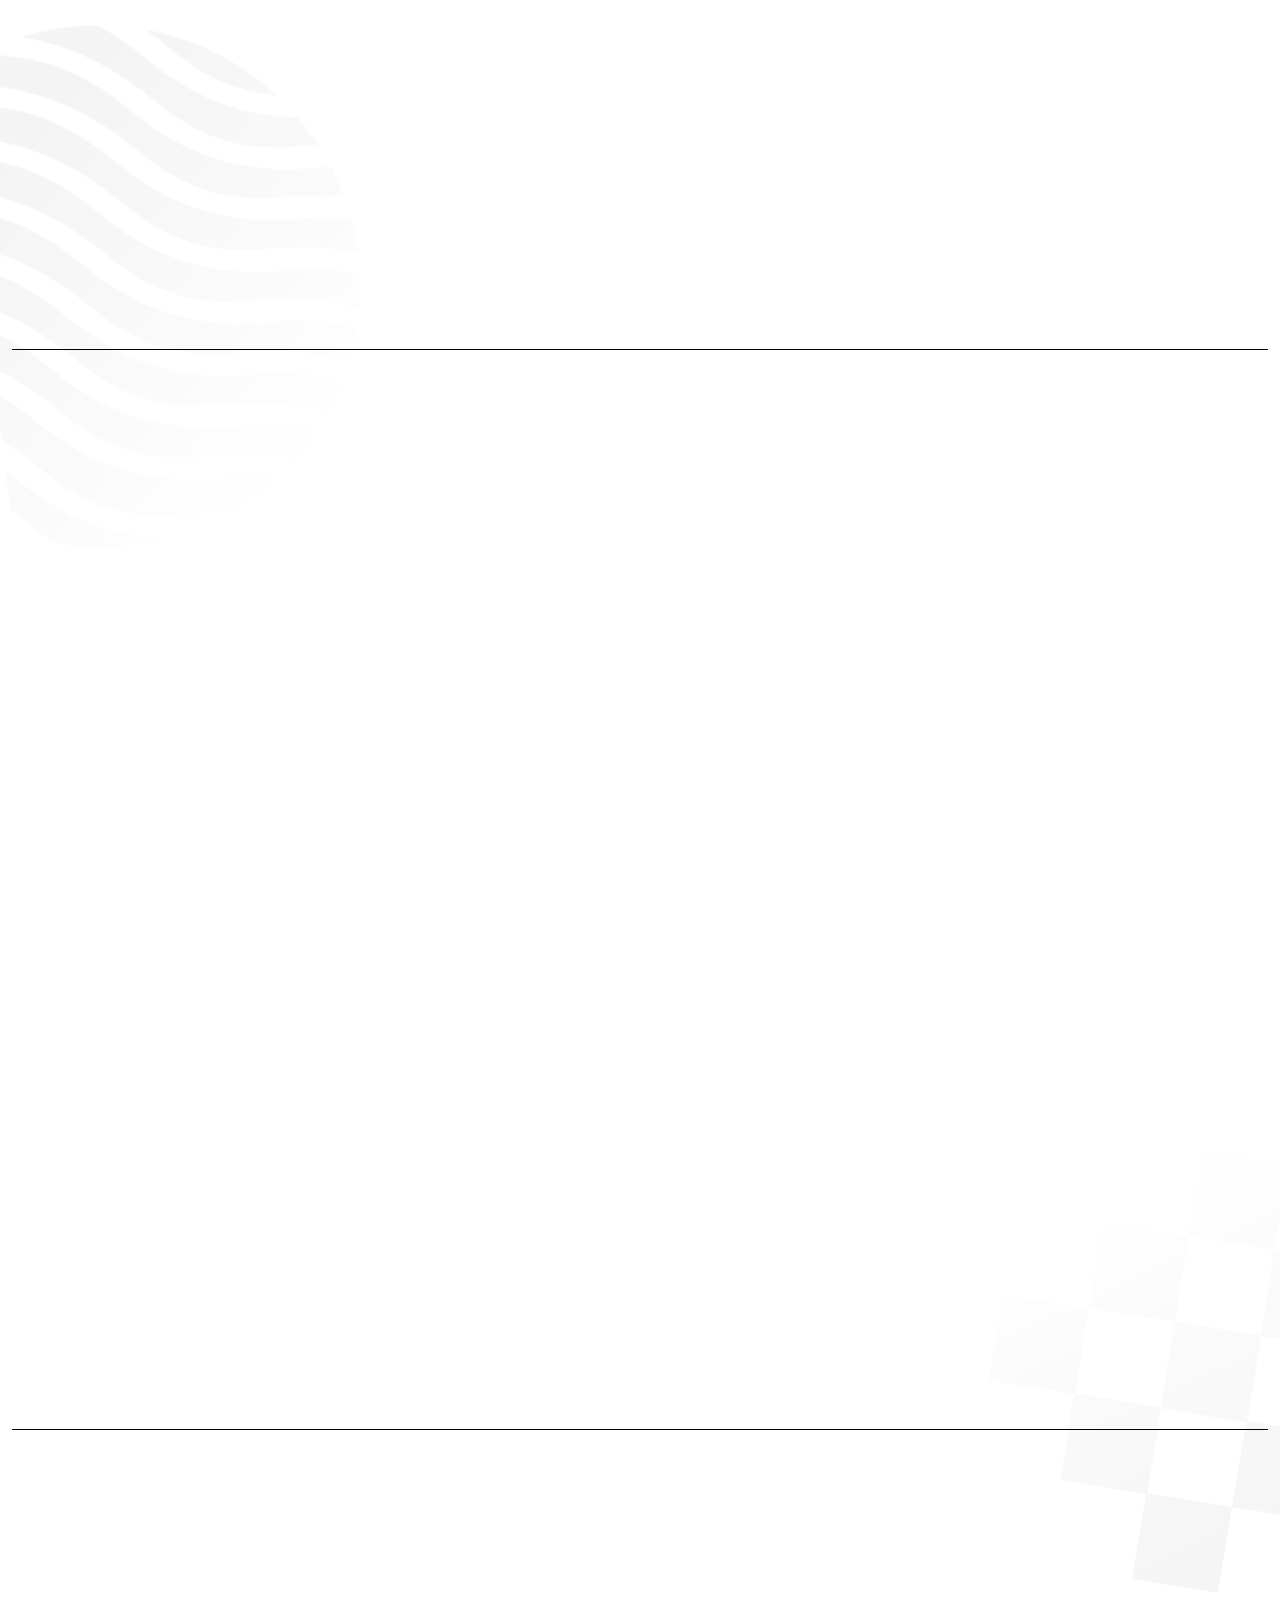
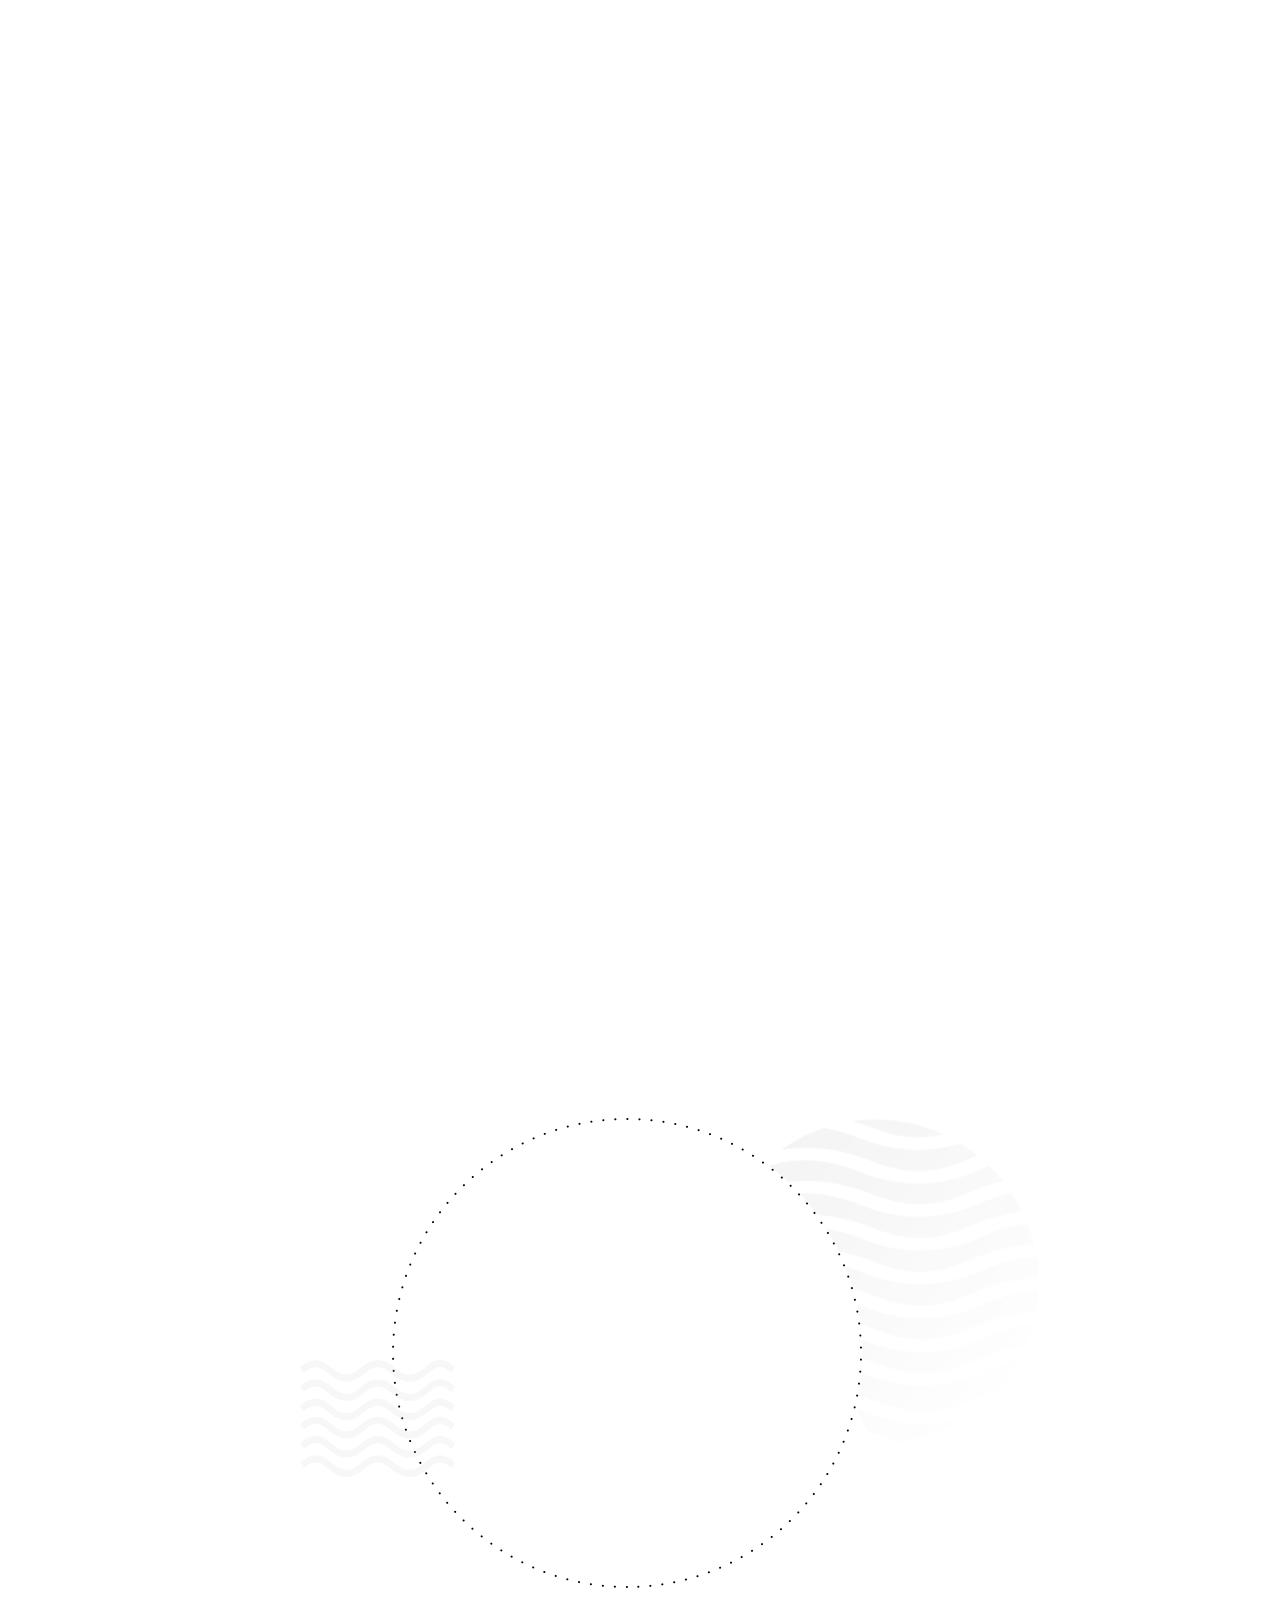
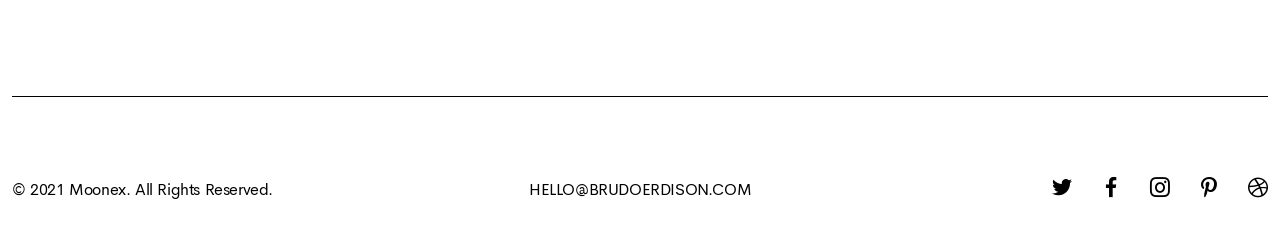
<file: home-freelancer.html>
<!DOCTYPE html>
<html class="no-js ptf-is--home-freelancer ptf-is--header-style-7 ptf-is--footer-style-6 ptf-is--custom-cursor ptf-is--footer-fixed" lang="en">

<head>
	<meta charset="utf-8">
	<title>Moonex - Home Freelancer</title>
	<meta name="description" content="Multipurpose HTML5 Template">
	<meta http-equiv="X-UA-Compatible" content="IE=edge">
	<meta name="viewport" content="width=device-width, initial-scale=1, maximum-scale=1">
	<!--Favicon-->
	<link rel="icon" type="image/png" href="assets/img/root/favicon.png">
	<!--Framework-->
	<link rel="stylesheet" href="assets/css/framework/bootstrap-reboot.min.css">
	<link rel="stylesheet" href="assets/css/framework/bootstrap-grid.min.css">
	<link rel="stylesheet" href="assets/css/framework/bootstrap-utilities.min.css">
	<!--Plugins-->
	<link rel="stylesheet" href="assets/css/ptf-plugins.min.css">
	<!--Fonts-->
	<link rel="stylesheet" href="https://fonts.googleapis.com/css2?family=Amiri&amp;display=swap">
	<link rel="stylesheet" href="assets/fonts/CerebriSans/style.css">
	<!--Icons-->
	<link rel="stylesheet" href="assets/fonts/LineIcons-PRO/WebFonts/Pro-Light/font-css/LinIconsPro-Light.css">
	<link rel="stylesheet" href="assets/fonts/LineIcons-PRO/WebFonts/Pro-Regular/font-css/LineIcons.css">
	<link rel="stylesheet" href="assets/fonts/Socicons/socicon.css">
	<!--Style-->
	<link rel="stylesheet" href="assets/css/ptf-main.min.css">
	<!--Custom-->
	<link rel="stylesheet" href="assets/css/custom.css">
</head>

<body>
	<!--Site Wrapper-->
	<div class="ptf-site-wrapper animsition">
		<!--Site Wrapper Inner-->
		<div class="ptf-site-wrapper__inner">
			<!--Header-->
			<header class="ptf-header ptf-header--style-7 ptf-header--opaque">
				<div class="ptf-navbar ptf-navbar--main">
					<div class="container-xxl">
						<div class="ptf-navbar-inner">
							<!--Navigation-->
							<nav class="ptf-nav ptf-nav--default">
								<!--Menu-->
								<ul class="sf-menu">
									<li class="menu-item-has-children two-columns"><a href="index.html"><span>Home</span></a>
										<ul class="sub-menu">
											<li><a href="index.html"><span>Home Default</span></a>
											</li>
											<li><a href="home-studio.html"><span>Home Studio</span></a>
											</li>
											<li><a href="home-agency.html"><span>Home Agency</span></a>
											</li>
											<li><a href="home-minimal.html"><span>Home Minimal</span></a>
											</li>
											<li><a href="home-dark.html"><span>Home Dark</span></a>
											</li>
											<li><a href="home-parallax.html"><span>Home Parallax</span></a>
											</li>
											<li class=" current-menu-item"><a href="home-freelancer.html"><span>Home Freelancer</span></a>
											</li>
											<li><a href="home-vertical.html"><span>Home Vertical</span></a>
											</li>
											<li><a href="home-trending.html"><span>Home Trending</span></a>
											</li>
											<li><a href="home-modern.html"><span>Home Modern</span></a>
											</li>
										</ul>
									</li>
									<li class="menu-item-has-children"><a href="#"><span>Portfolio</span></a>
										<ul class="sub-menu">
											<li><a href="portfolio-grid.html"><span>Works Grid</span></a>
											</li>
											<li><a href="portfolio-masonry.html"><span>Works Masonry</span></a>
											</li>
											<li><a href="portfolio-listing.html"><span>Works Listing</span></a>
											</li>
											<li><a href="portfolio-carousel.html"><span>Works Carousel</span></a>
											</li>
											<li><a href="portfolio-showcase-1.html"><span>Work Showcase 1</span></a>
											</li>
											<li><a href="portfolio-showcase-2.html"><span>Work Showcase 2</span></a>
											</li>
										</ul>
									</li>
									<li class="menu-item-has-children"><a href="#"><span>Blog</span></a>
										<ul class="sub-menu">
											<li><a href="blog-grid.html"><span>Blog Grid</span></a>
											</li>
											<li><a href="blog-masonry.html"><span>Blog Masonry</span></a>
											</li>
											<li><a href="blog-sidebar.html"><span>Blog Sidebar</span></a>
											</li>
											<li><a href="single-post.html"><span>Single Post</span></a>
											</li>
											<li><a href="single-post-sidebar.html"><span>Single Post Sidebar</span></a>
											</li>
										</ul>
									</li>
									<li class="menu-item-has-children two-columns"><a href="#"><span>Pages</span></a>
										<ul class="sub-menu">
											<li><a href="about-us.html"><span>About Us</span></a>
											</li>
											<li><a href="about-me.html"><span>About Me</span></a>
											</li>
											<li><a href="services.html"><span>Services</span></a>
											</li>
											<li><a href="service-detail.html"><span>Service Detail</span></a>
											</li>
											<li><a href="pricing.html"><span>Pricing</span></a>
											</li>
											<li><a href="team.html"><span>Team</span></a>
											</li>
											<li><a href="faq.html"><span>FAQ</span></a>
											</li>
											<li><a href="contact.html"><span>Contact</span></a>
											</li>
											<li><a href="404.html"><span>Page 404</span></a>
											</li>
											<li><a href="coming-soon.html"><span>Coming Soon</span></a>
											</li>
										</ul>
									</li>
								</ul>
							</nav>
							<!--Buttons-->
							<!--Offcanvas Menu Toggle--><a class="ptf-offcanvas-menu-icon js-offcanvas-menu-toggle" href="#"><i class="lnir lnir-menu-alt-5"></i></a>
							<!--Logo--><a class="ptf-navbar-logo" href="index.html"><img class="black" src="assets/img/root/logo-center-dark.png" alt="" loading="lazy"><img class="white" src="assets/img/root/logo-center-white.png" alt="" loading="lazy"></a>
							<!--Socials-->
							<div class="ptf-navbar-socials">
								<!--Social Icon--><a class="ptf-social-icon ptf-social-icon--style-1 twitter" href="#" target="_blank"><i class="socicon-twitter"></i></a>
								<!--Social Icon--><a class="ptf-social-icon ptf-social-icon--style-1 facebook" href="#" target="_blank"><i class="socicon-facebook"></i></a>
								<!--Social Icon--><a class="ptf-social-icon ptf-social-icon--style-1 instagram" href="#" target="_blank"><i class="socicon-instagram"></i></a>
								<!--Social Icon--><a class="ptf-social-icon ptf-social-icon--style-1 dribbble" href="#" target="_blank"><i class="socicon-dribbble"></i></a>
							</div>
						</div>
					</div>
				</div>
			</header>
			<!--Site Overlay-->
			<div class="ptf-site-overlay"></div>
			<!--Offcanvas Menu-->
			<div class="ptf-offcanvas-menu">
				<div class="ptf-offcanvas-menu__header">
					<div class="ptf-language-switcher"><a class="is-active" href="#">Eng</a><a href="#">Fra</a><a href="#">Ger</a></div><a class="ptf-offcanvas-menu-icon js-offcanvas-menu-toggle" href="#"><i class="lnir lnir-close"></i></a>
				</div>
				<div class="ptf-offcanvas-menu__navigation">
					<!--Navigation-->
					<nav class="ptf-nav ptf-nav--offcanvas">
						<!--Menu-->
						<ul class="sf-menu">
							<li class="menu-item-has-children two-columns"><a href="index.html"><span>Home</span></a>
								<ul class="sub-menu">
									<li><a href="index.html"><span>Home Default</span></a>
									</li>
									<li><a href="home-studio.html"><span>Home Studio</span></a>
									</li>
									<li><a href="home-agency.html"><span>Home Agency</span></a>
									</li>
									<li><a href="home-minimal.html"><span>Home Minimal</span></a>
									</li>
									<li><a href="home-dark.html"><span>Home Dark</span></a>
									</li>
									<li><a href="home-parallax.html"><span>Home Parallax</span></a>
									</li>
									<li class=" current-menu-item"><a href="home-freelancer.html"><span>Home Freelancer</span></a>
									</li>
									<li><a href="home-vertical.html"><span>Home Vertical</span></a>
									</li>
									<li><a href="home-trending.html"><span>Home Trending</span></a>
									</li>
									<li><a href="home-modern.html"><span>Home Modern</span></a>
									</li>
								</ul>
							</li>
							<li class="menu-item-has-children"><a href="#"><span>Portfolio</span></a>
								<ul class="sub-menu">
									<li><a href="portfolio-grid.html"><span>Works Grid</span></a>
									</li>
									<li><a href="portfolio-masonry.html"><span>Works Masonry</span></a>
									</li>
									<li><a href="portfolio-listing.html"><span>Works Listing</span></a>
									</li>
									<li><a href="portfolio-carousel.html"><span>Works Carousel</span></a>
									</li>
									<li><a href="portfolio-showcase-1.html"><span>Work Showcase 1</span></a>
									</li>
									<li><a href="portfolio-showcase-2.html"><span>Work Showcase 2</span></a>
									</li>
								</ul>
							</li>
							<li class="menu-item-has-children"><a href="#"><span>Blog</span></a>
								<ul class="sub-menu">
									<li><a href="blog-grid.html"><span>Blog Grid</span></a>
									</li>
									<li><a href="blog-masonry.html"><span>Blog Masonry</span></a>
									</li>
									<li><a href="blog-sidebar.html"><span>Blog Sidebar</span></a>
									</li>
									<li><a href="single-post.html"><span>Single Post</span></a>
									</li>
									<li><a href="single-post-sidebar.html"><span>Single Post Sidebar</span></a>
									</li>
								</ul>
							</li>
							<li class="menu-item-has-children two-columns"><a href="#"><span>Pages</span></a>
								<ul class="sub-menu">
									<li><a href="about-us.html"><span>About Us</span></a>
									</li>
									<li><a href="about-me.html"><span>About Me</span></a>
									</li>
									<li><a href="services.html"><span>Services</span></a>
									</li>
									<li><a href="service-detail.html"><span>Service Detail</span></a>
									</li>
									<li><a href="pricing.html"><span>Pricing</span></a>
									</li>
									<li><a href="team.html"><span>Team</span></a>
									</li>
									<li><a href="faq.html"><span>FAQ</span></a>
									</li>
									<li><a href="contact.html"><span>Contact</span></a>
									</li>
									<li><a href="404.html"><span>Page 404</span></a>
									</li>
									<li><a href="coming-soon.html"><span>Coming Soon</span></a>
									</li>
								</ul>
							</li>
						</ul>
					</nav>
				</div>
				<div class="ptf-offcanvas-menu__footer">
					<p class="ptf-offcanvas-menu__copyright">© 2021 <span>Moonex</span>. All Rights Reserved. <br>Development by <span>Paul Studio</span>.</p>
					<div class="ptf-offcanvas-menu__socials">
						<!--Social Icon--><a class="ptf-social-icon ptf-social-icon--style-3 twitter" href="#" target="_blank"><i class="socicon-twitter"></i></a>
						<!--Social Icon--><a class="ptf-social-icon ptf-social-icon--style-3 facebook" href="#" target="_blank"><i class="socicon-facebook"></i></a>
						<!--Social Icon--><a class="ptf-social-icon ptf-social-icon--style-3 instagram" href="#" target="_blank"><i class="socicon-instagram"></i></a>
					</div>
				</div>
			</div>
			<!--Main-->
			<main class="ptf-main">
				<article class="ptf-page ptf-page--home-freelancer">
					<section>
						<!--Spacer-->
						<div class="ptf-spacer" style=" --ptf-xxl: 5rem; --ptf-md: 2.5rem;"></div>
						<div class="container">
							<div class="row">
								<div class="col-xl-10 offset-xl-1">
									<!--Animated Block-->
									<div class="ptf-animated-block" data-aos="fade" data-aos-delay="0">
										<h1 class="large-heading has-secondary-font fw-normal text-center">Bruno Erdison <br>UI/UX Interaction Designer <br>Based in Poland</h1>
									</div>
								</div>
							</div>
						</div>
						<!--Spacer-->
						<div class="ptf-spacer" style=" --ptf-xxl: 7.5rem; --ptf-md: 3.75rem;"></div>
					</section>
					<section>
						<div class="container-xxl">
							<div class="row align-items-center" style="--bs-gutter-y: 5.625rem;">
								<div class="col-xl-6 order-xl-2 text-center">
									<!--Animated Block-->
									<div class="ptf-animated-block" data-aos="fade" data-aos-delay="0">
										<div class="ptf-custom--5512">
											<!--Mask Image-->
											<div class="ptf-mask-image"><img src="assets/img/root/about-me/about-me-main-image-layer-2.png" alt="" loading="lazy" style="z-index: 2;"><img src="assets/img/about-me-main-image.jpg" alt="" loading="lazy" style="--ptf-mask-image: url(../img/root/about-me/about-me-main-image-mask.png); z-index: 1;"><img src="assets/img/root/about-me/about-me-main-image-layer-1.png" alt="" loading="lazy"></div>
										</div>
									</div>
								</div>
								<div class="col-xl-3 col-sm-6 order-xl-1">
									<!--Animated Block-->
									<div class="ptf-animated-block" data-aos="fade" data-aos-delay="100">
										<h5 class="fz-14 text-uppercase has-3-color fw-normal">Biography</h5>
										<!--Spacer-->
										<div class="ptf-spacer" style=" --ptf-xxl: 2.8125rem;"></div>
										<p class="fz-24 has-black-color has-secondary-font" style="max-width: 15.3125rem;">Work for money and design for love! I’m Bruno, an UI/UX Interaction Designer based in Poland.</p>
									</div>
									<!--Spacer-->
									<div class="ptf-spacer" style=" --ptf-xxl: 5.625rem; --ptf-md: 2.8125rem;"></div>
									<!--Animated Block-->
									<div class="ptf-animated-block" data-aos="fade" data-aos-delay="200">
										<h5 class="fz-14 text-uppercase has-3-color fw-normal">Contact</h5>
										<!--Spacer-->
										<div class="ptf-spacer" style=" --ptf-xxl: 2.8125rem;"></div>
										<p class="fz-24 has-black-color has-secondary-font">Warsaw, Poland <br>
											<a href="mailto:hello@brunoerdison.com">hello@brunoerdison.com</a><br>
											<a href="tel:+6835688986">+68 3568 89 86</a>
										</p>
									</div>
									<!--Spacer-->
									<div class="ptf-spacer" style=" --ptf-xxl: 5.625rem; --ptf-md: 2.8125rem;"></div>
									<!--Animated Block-->
									<div class="ptf-animated-block" data-aos="fade" data-aos-delay="300">
										<h5 class="fz-14 text-uppercase has-3-color fw-normal">Services</h5>
										<!--Spacer-->
										<div class="ptf-spacer" style=" --ptf-xxl: 2.8125rem;"></div>
										<p class="fz-24 has-black-color has-secondary-font">Website Design <br>Mobile Application Design <br>Animation</p>
									</div>
								</div>
								<div class="col-xl-3 col-sm-6 order-xl-3 text-xl-end">
									<!--Animated Block-->
									<div class="ptf-animated-block" data-aos="fade" data-aos-delay="100">
										<h5 class="fz-14 text-uppercase has-3-color fw-normal">Years of <br>Experience</h5>
										<!--Spacer-->
										<div class="ptf-spacer" style=" --ptf-xxl: 2.8125rem;"></div>
										<!--Counter Up-->
										<div class="ptf-counter-up ptf-counter-up--style-2" style="--ptf-value-font-family: var(--ptf-secondary-font); --ptf-value-font-weight: normal;">
											<div class="ptf-counter-up__value" data-prefix="" data-suffix="">8
											</div>
										</div>
									</div>
									<!--Spacer-->
									<div class="ptf-spacer" style=" --ptf-xxl: 4.375rem; --ptf-md: 2.1875rem;"></div>
									<!--Animated Block-->
									<div class="ptf-animated-block" data-aos="fade" data-aos-delay="200">
										<h5 class="fz-14 text-uppercase has-3-color fw-normal">Satisfitation <br>Clients</h5>
										<!--Spacer-->
										<div class="ptf-spacer" style=" --ptf-xxl: 2.8125rem;"></div>
										<!--Counter Up-->
										<div class="ptf-counter-up ptf-counter-up--style-2" style="--ptf-value-font-family: var(--ptf-secondary-font); --ptf-value-font-weight: normal;">
											<div class="ptf-counter-up__value" data-prefix="" data-suffix="%">100
											</div>
										</div>
									</div>
									<!--Spacer-->
									<div class="ptf-spacer" style=" --ptf-xxl: 4.375rem; --ptf-md: 2.1875rem;"></div>
									<!--Animated Block-->
									<div class="ptf-animated-block" data-aos="fade" data-aos-delay="300">
										<h5 class="fz-14 text-uppercase has-3-color fw-normal">Clients on Worlwide</h5>
										<!--Spacer-->
										<div class="ptf-spacer" style=" --ptf-xxl: 2.8125rem;"></div>
										<!--Counter Up-->
										<div class="ptf-counter-up ptf-counter-up--style-2" style="--ptf-value-font-family: var(--ptf-secondary-font); --ptf-value-font-weight: normal;">
											<div class="ptf-counter-up__value" data-prefix="+" data-suffix="">80
											</div>
										</div>
									</div>
									<!--Spacer-->
									<div class="ptf-spacer" style=" --ptf-xxl: 4.375rem; --ptf-md: 2.1875rem;"></div>
									<!--Animated Block-->
									<div class="ptf-animated-block" data-aos="fade" data-aos-delay="400">
										<h5 class="fz-14 text-uppercase has-3-color fw-normal">Projects Done</h5>
										<!--Spacer-->
										<div class="ptf-spacer" style=" --ptf-xxl: 2.8125rem;"></div>
										<!--Counter Up-->
										<div class="ptf-counter-up ptf-counter-up--style-2" style="--ptf-value-font-family: var(--ptf-secondary-font); --ptf-value-font-weight: normal;">
											<div class="ptf-counter-up__value" data-prefix="" data-suffix="">675
											</div>
										</div>
									</div>
								</div>
							</div>
						</div>
					</section>
					<section>
						<div class="container">
							<!--Spacer-->
							<div class="ptf-spacer" style=" --ptf-xxl: 7.5rem; --ptf-md: 3.75rem;"></div>
							<div class="row">
								<div class="col-xl-10 offset-xl-1">
									<!--Clients List-->
									<ul class="ptf-clients-list ptf-clients-list--center ptf-clients-list--style-2" data-columns="5">
										<li class="ptf-clients-list__item" data-aos="fade"><img src="assets/img/root/clients/logo-1-black.png" alt="" loading="lazy"></li>
										<li class="ptf-clients-list__item" data-aos="fade" data-aos-delay="100"><img src="assets/img/root/clients/logo-2-black.png" alt="" loading="lazy"></li>
										<li class="ptf-clients-list__item" data-aos="fade" data-aos-delay="200"><img src="assets/img/root/clients/logo-3-black.png" alt="" loading="lazy"></li>
										<li class="ptf-clients-list__item" data-aos="fade" data-aos-delay="300"><img src="assets/img/root/clients/logo-4-black.png" alt="" loading="lazy"></li>
										<li class="ptf-clients-list__item" data-aos="fade" data-aos-delay="400"><img src="assets/img/root/clients/logo-5-black.png" alt="" loading="lazy"></li>
									</ul>
								</div>
							</div>
						</div>
						<!--Spacer-->
						<div class="ptf-spacer" style=" --ptf-xxl: 10rem; --ptf-md: 5rem;"></div>
					</section>
					<section>
						<div class="container-xxl">
							<!--Divider-->
							<div class="ptf-divider" style="--ptf-height: 1px;"></div>
						</div>
					</section>
					<section>
						<!--Spacer-->
						<div class="ptf-spacer" style=" --ptf-xxl: 7.5rem; --ptf-md: 3.75rem;"></div>
						<div class="container-xxl">
							<!--Animated Block-->
							<div class="ptf-animated-block" data-aos="fade" data-aos-delay="0">
								<h2 class="h1 has-secondary-font fw-normal text-center">My Advantage</h2>
							</div>
							<!--Spacer-->
							<div class="ptf-spacer" style=" --ptf-xxl: 5rem; --ptf-md: 2.5rem;"></div>
							<div class="row" style="--bs-gutter-x: 3.125rem; --bs-gutter-y: 3.125rem;">
								<div class="col-6 col-md-4 col-lg-2">
									<!--Animated Block-->
									<div class="ptf-animated-block" data-aos="fade" data-aos-delay="0">
										<!--Advantage Box-->
										<div class="ptf-advantage-box" style="--ptf-image-height: 90px;">
											<div class="ptf-advantage-box__content">
												<div class="ptf-advantage-box__image"><img src="assets/img/root/advantages/image-1.png" alt="Figma" loading="lazy"></div>
												<div class="ptf-advantage-box__value">90
												</div>
											</div>
											<h6 class="ptf-advantage-box__title">Figma
											</h6>
										</div>
									</div>
								</div>
								<div class="col-6 col-md-4 col-lg-2">
									<!--Animated Block-->
									<div class="ptf-animated-block" data-aos="fade" data-aos-delay="100">
										<!--Advantage Box-->
										<div class="ptf-advantage-box" style="--ptf-image-height: 84px;">
											<div class="ptf-advantage-box__content">
												<div class="ptf-advantage-box__image"><img src="assets/img/root/advantages/image-2.png" alt="Sketch" loading="lazy"></div>
												<div class="ptf-advantage-box__value">95
												</div>
											</div>
											<h6 class="ptf-advantage-box__title">Sketch
											</h6>
										</div>
									</div>
								</div>
								<div class="col-6 col-md-4 col-lg-2">
									<!--Animated Block-->
									<div class="ptf-animated-block" data-aos="fade" data-aos-delay="200">
										<!--Advantage Box-->
										<div class="ptf-advantage-box" style="--ptf-image-height: 90px;">
											<div class="ptf-advantage-box__content">
												<div class="ptf-advantage-box__image"><img src="assets/img/root/advantages/image-3.png" alt="Adobe XD" loading="lazy"></div>
												<div class="ptf-advantage-box__value">82
												</div>
											</div>
											<h6 class="ptf-advantage-box__title">Adobe XD
											</h6>
										</div>
									</div>
								</div>
								<div class="col-6 col-md-4 col-lg-2">
									<!--Animated Block-->
									<div class="ptf-animated-block" data-aos="fade" data-aos-delay="300">
										<!--Advantage Box-->
										<div class="ptf-advantage-box" style="--ptf-image-height: 85px;">
											<div class="ptf-advantage-box__content">
												<div class="ptf-advantage-box__image"><img src="assets/img/root/advantages/image-4.png" alt="InvisionApp" loading="lazy"></div>
												<div class="ptf-advantage-box__value">93
												</div>
											</div>
											<h6 class="ptf-advantage-box__title">InvisionApp
											</h6>
										</div>
									</div>
								</div>
								<div class="col-6 col-md-4 col-lg-2">
									<!--Animated Block-->
									<div class="ptf-animated-block" data-aos="fade" data-aos-delay="400">
										<!--Advantage Box-->
										<div class="ptf-advantage-box" style="--ptf-image-height: 90px;">
											<div class="ptf-advantage-box__content">
												<div class="ptf-advantage-box__image"><img src="assets/img/root/advantages/image-5.png" alt="Bootstrap" loading="lazy"></div>
												<div class="ptf-advantage-box__value">76
												</div>
											</div>
											<h6 class="ptf-advantage-box__title">Bootstrap
											</h6>
										</div>
									</div>
								</div>
								<div class="col-6 col-md-4 col-lg-2">
									<!--Animated Block-->
									<div class="ptf-animated-block" data-aos="fade" data-aos-delay="500">
										<!--Advantage Box-->
										<div class="ptf-advantage-box" style="--ptf-image-height: 102px;">
											<div class="ptf-advantage-box__content">
												<div class="ptf-advantage-box__image"><img src="assets/img/root/advantages/image-6.png" alt="HTML5/CSS" loading="lazy"></div>
												<div class="ptf-advantage-box__value">88
												</div>
											</div>
											<h6 class="ptf-advantage-box__title">HTML5/CSS
											</h6>
										</div>
									</div>
								</div>
							</div>
						</div>
						<!--Spacer-->
						<div class="ptf-spacer" style=" --ptf-xxl: 10rem; --ptf-md: 5rem;"></div>
					</section>
					<section>
						<div class="container-xxl">
							<!--Divider-->
							<div class="ptf-divider" style="--ptf-height: 1px;"></div>
						</div>
					</section>
					<section class="ptf-custom--1528">
						<!--Spacer-->
						<div class="ptf-spacer" style=" --ptf-xxl: 7.5rem; --ptf-md: 3.75rem;"></div>
						<div class="container-xxl">
							<!--Animated Block-->
							<div class="ptf-animated-block" data-aos="fade" data-aos-delay="0">
								<h2 class="h1 has-secondary-font fw-normal text-center">Education & Experience</h2>
							</div>
							<!--Spacer-->
							<div class="ptf-spacer" style=" --ptf-xxl: 5rem; --ptf-md: 2.5rem;"></div>
							<div class="row" style="--bs-gutter-y: 90px">
								<div class="col-12 col-md-6 col-lg-4">
									<!--Animated Block-->
									<div class="ptf-animated-block" data-aos="fade" data-aos-delay="0">
										<!--Timeline-->
										<div class="ptf-timeline">
											<div class="ptf-timeline__year">2014
											</div>
											<ul class="ptf-timeline__list">
												<li class="ptf-timeline__item">
													<h4 class="ptf-timeline__title">Bachelor Degree of Design
													</h4>
													<p class="ptf-timeline__description">RMIT University
													</p>
												</li>
												<li class="ptf-timeline__item">
													<h4 class="ptf-timeline__title">UI/UX Design Certificate
													</h4>
													<p class="ptf-timeline__description">University of Houston, US
													</p>
												</li>
											</ul>
										</div>
									</div>
								</div>
								<div class="col-12 col-md-6 col-lg-4">
									<!--Animated Block-->
									<div class="ptf-animated-block" data-aos="fade" data-aos-delay="100">
										<!--Timeline-->
										<div class="ptf-timeline">
											<div class="ptf-timeline__year">2015 - 2019
											</div>
											<ul class="ptf-timeline__list">
												<li class="ptf-timeline__item">
													<h4 class="ptf-timeline__title">Design Internship
													</h4>
													<p class="ptf-timeline__description">CMC Corporation, UK
													</p>
												</li>
												<li class="ptf-timeline__item">
													<h4 class="ptf-timeline__title">Graphic Designer
													</h4>
													<p class="ptf-timeline__description">Tripadvisor Ltd, UK
													</p>
												</li>
												<li class="ptf-timeline__item">
													<h4 class="ptf-timeline__title">Leader Graphic Design
													</h4>
													<p class="ptf-timeline__description">New Centery Media JSC, UK
													</p>
												</li>
												<li class="ptf-timeline__item">
													<h4 class="ptf-timeline__title">Web Designer
													</h4>
													<p class="ptf-timeline__description">Freelancer
													</p>
												</li>
												<li class="ptf-timeline__item">
													<h4 class="ptf-timeline__title">Web Designer/ Author
													</h4>
													<p class="ptf-timeline__description">Envato Market
													</p>
												</li>
											</ul>
										</div>
									</div>
								</div>
								<div class="col-12 col-md-6 col-lg-4">
									<!--Animated Block-->
									<div class="ptf-animated-block" data-aos="fade" data-aos-delay="200">
										<!--Timeline-->
										<div class="ptf-timeline">
											<div class="ptf-timeline__year">2020 - Present
											</div>
											<ul class="ptf-timeline__list">
												<li class="ptf-timeline__item">
													<h4 class="ptf-timeline__title">Product Designe Management
													</h4>
													<p class="ptf-timeline__description">Dribbble LLC, US
													</p>
												</li>
												<li class="ptf-timeline__item">
													<h4 class="ptf-timeline__title">Art Director / Co-Founder
													</h4>
													<p class="ptf-timeline__description">Spotify
													</p>
												</li>
												<li class="ptf-timeline__item">
													<h4 class="ptf-timeline__title">Founder
													</h4>
													<p class="ptf-timeline__description">iDesign Magazine
													</p>
												</li>
												<li class="ptf-timeline__item">
													<h4 class="ptf-timeline__title">Author of The Book
													</h4>
													<p class="ptf-timeline__description">Work for Money, Design for Love
													</p>
												</li>
											</ul>
										</div>
									</div>
								</div>
							</div>
						</div>
						<!--Spacer-->
						<div class="ptf-spacer" style=" --ptf-xxl: 10rem; --ptf-md: 5rem;"></div>
						<div class="container-xxl">
							<!--Divider-->
							<div class="ptf-divider" style="--ptf-height: 1px;"></div>
						</div>
						<!--Spacer-->
						<div class="ptf-spacer" style=" --ptf-xxl: 10rem; --ptf-md: 5rem;"></div>
						<div class="container-xxl">
							<!--Animated Block-->
							<div class="ptf-animated-block" data-aos="fade" data-aos-delay="0">
								<h2 class="h1 has-secondary-font fw-normal text-center">My Latest Projects</h2>
							</div>
							<!--Spacer-->
							<div class="ptf-spacer" style=" --ptf-xxl: 5rem; --ptf-md: 2.5rem;"></div>
							<!--Animated Block-->
							<div class="ptf-animated-block" data-aos="fade" data-aos-delay="100">
								<!--Content Slider-->
								<div class="ptf-content-slider swiper-container " data-cursor="" data-navigation-anchor=".ptf-portfolio-slider" data-gap="60" data-loop="enable" data-speed="" data-autoplay="" data-autoplay-speed="" data-slides-centered="" data-slide-settings="{&quot;slides_to_show_tablet&quot;:2,&quot;slides_to_show&quot;:3}" data-free-mode="" data-slider-offset="" data-mousewheel="">
									<div class="swiper-wrapper">
										<div class="swiper-slide">
											<div>
												<!--Portfolio Item-->
												<article class="ptf-work ptf-work--style-3">
													<div class="ptf-work__media"><a class="ptf-work__link" href="portfolio-showcase-1.html"></a><img src="assets/img/portfolio/work-1.png" alt="" loading="lazy">
													</div>
													<div class="ptf-work__meta">
														<div class="ptf-work__category">UI/UX
														</div>
														<h4 class="ptf-work__title"><a href="portfolio-showcase-1.html">Taskly Dashboard</a>
														</h4>
													</div>
												</article>
											</div>
										</div>
										<div class="swiper-slide">
											<div>
												<!--Portfolio Item-->
												<article class="ptf-work ptf-work--style-3">
													<div class="ptf-work__media"><a class="ptf-work__link" href="portfolio-showcase-1.html"></a><img src="assets/img/portfolio/work-2.png" alt="" loading="lazy">
													</div>
													<div class="ptf-work__meta">
														<div class="ptf-work__category">Product
														</div>
														<h4 class="ptf-work__title"><a href="portfolio-showcase-1.html">Film &amp; Art Festival</a>
														</h4>
													</div>
												</article>
											</div>
										</div>
										<div class="swiper-slide">
											<div>
												<!--Portfolio Item-->
												<article class="ptf-work ptf-work--style-3">
													<div class="ptf-work__media"><a class="ptf-work__link" href="portfolio-showcase-1.html"></a><img src="assets/img/portfolio/work-3.png" alt="" loading="lazy">
													</div>
													<div class="ptf-work__meta">
														<div class="ptf-work__category">Branding, Packaging
														</div>
														<h4 class="ptf-work__title"><a href="portfolio-showcase-1.html">Dark Wishky Wine</a>
														</h4>
													</div>
												</article>
											</div>
										</div>
										<div class="swiper-slide">
											<div>
												<!--Portfolio Item-->
												<article class="ptf-work ptf-work--style-3">
													<div class="ptf-work__media"><a class="ptf-work__link" href="portfolio-showcase-1.html"></a><img src="assets/img/portfolio/work-4.png" alt="" loading="lazy">
													</div>
													<div class="ptf-work__meta">
														<div class="ptf-work__category">Illustration
														</div>
														<h4 class="ptf-work__title"><a href="portfolio-showcase-1.html">Swiss Style Poster</a>
														</h4>
													</div>
												</article>
											</div>
										</div>
										<div class="swiper-slide">
											<div>
												<!--Portfolio Item-->
												<article class="ptf-work ptf-work--style-3">
													<div class="ptf-work__media"><a class="ptf-work__link" href="portfolio-showcase-1.html"></a><img src="assets/img/portfolio/work-5.png" alt="" loading="lazy">
													</div>
													<div class="ptf-work__meta">
														<div class="ptf-work__category">UI/UX
														</div>
														<h4 class="ptf-work__title"><a href="portfolio-showcase-1.html">Liarch Architecture Firm</a>
														</h4>
													</div>
												</article>
											</div>
										</div>
										<div class="swiper-slide">
											<div>
												<!--Portfolio Item-->
												<article class="ptf-work ptf-work--style-3">
													<div class="ptf-work__media"><a class="ptf-work__link" href="portfolio-showcase-1.html"></a><img src="assets/img/portfolio/work-6.png" alt="" loading="lazy">
													</div>
													<div class="ptf-work__meta">
														<div class="ptf-work__category">Branding, Packaging, Motion Video
														</div>
														<h4 class="ptf-work__title"><a href="portfolio-showcase-1.html">FG Print Brand</a>
														</h4>
													</div>
												</article>
											</div>
										</div>
									</div>
								</div>
							</div>
							<!--Spacer-->
							<div class="ptf-spacer" style=" --ptf-xxl: 6.25rem; --ptf-md: 3.125rem;"></div>
							<!--Animated Block-->
							<div class="ptf-animated-block" data-aos="fade" data-aos-delay="0">
								<div class="text-center">
									<!--Slider Controls-->
									<div class="ptf-slider-controls ptf-slider-controls--style-1 ptf-portfolio-slider">
										<div class="ptf-swiper-pagination ptf-swiper-pagination--style-1"></div>
									</div>
								</div>
							</div>
						</div>
						<!--Spacer-->
						<div class="ptf-spacer" style=" --ptf-xxl: 10rem; --ptf-md: 5rem;"></div>
						<div class="container-xxl">
							<!--Divider-->
							<div class="ptf-divider" style="--ptf-height: 1px;"></div>
						</div>
						<!--Spacer-->
						<div class="ptf-spacer" style=" --ptf-xxl: 10rem; --ptf-md: 5rem;"></div>
						<div class="container-xxl">
							<!--Animated Block-->
							<div class="ptf-animated-block" data-aos="fade" data-aos-delay="0">
								<!--Slider Controls-->
								<div class="ptf-slider-controls ptf-slider-controls--style-2 ptf-testimonial-slider">
									<div class="ptf-swiper-button-prev ptf-swiper-button-prev--style-2"><i class="lnil lnil-chevron-left"></i></div>
									<div class="ptf-swiper-button-next ptf-swiper-button-next--style-2"><i class="lnil lnil-chevron-right"></i></div>
								</div>
								<!--Content Slider-->
								<div class="ptf-content-slider swiper-container " data-cursor="" data-navigation-anchor=".ptf-testimonial-slider" data-gap="60" data-loop="enable" data-speed="" data-autoplay="" data-autoplay-speed="" data-slides-centered="" data-slide-settings="{}" data-free-mode="" data-slider-offset="" data-mousewheel="" style="margin: 0 10%;">
									<div class="swiper-wrapper">
										<div class="swiper-slide">
											<!--Testimonial-->
											<div class="ptf-testimonial ptf-testimonial--style-1">
												<div class="ptf-testimonial__content">
													<p>“Bruno was a real pleasure to work with and we look forward to working with him again. He’s definitely the kind of designer you can trust with a project from start to finish. Great services & Recommended!”</p>
												</div>
												<div class="ptf-testimonial__meta">
													<h6 class="ptf-testimonial__author">Jurgen Kloop
													</h6>
													<div class="ptf-testimonial__info"><span>Product Management</span> at <a href="#">Google Inc</a></div>
												</div>
											</div>
										</div>
										<div class="swiper-slide">
											<!--Testimonial-->
											<div class="ptf-testimonial ptf-testimonial--style-1">
												<div class="ptf-testimonial__content">
													<p>“Bruno was a real pleasure to work with and we look forward to working with him again. He’s definitely the kind of designer you can trust with a project from start to finish. Great services & Recommended!”</p>
												</div>
												<div class="ptf-testimonial__meta">
													<h6 class="ptf-testimonial__author">Jurgen Kloop
													</h6>
													<div class="ptf-testimonial__info"><span>Product Management</span> at <a href="#">Google Inc</a></div>
												</div>
											</div>
										</div>
										<div class="swiper-slide">
											<!--Testimonial-->
											<div class="ptf-testimonial ptf-testimonial--style-1">
												<div class="ptf-testimonial__content">
													<p>“Bruno was a real pleasure to work with and we look forward to working with him again. He’s definitely the kind of designer you can trust with a project from start to finish. Great services & Recommended!”</p>
												</div>
												<div class="ptf-testimonial__meta">
													<h6 class="ptf-testimonial__author">Jurgen Kloop
													</h6>
													<div class="ptf-testimonial__info"><span>Product Management</span> at <a href="#">Google Inc</a></div>
												</div>
											</div>
										</div>
									</div>
								</div>
							</div>
							<!--Spacer-->
							<div class="ptf-spacer" style=" --ptf-xxl: 8.125rem; --ptf-md: 4.0625rem;"></div>
							<!--Animated Block-->
							<div class="ptf-animated-block" data-aos="fade" data-aos-delay="0">
								<h2 class="has-secondary-font fw-normal text-center"><a href="#">@brunoerdison</a></h2>
							</div>
							<!--Spacer-->
							<div class="ptf-spacer" style=" --ptf-xxl: 3.125rem; --ptf-md: 1.5625rem;"></div>
							<!--Animated Block-->
							<div class="ptf-animated-block" data-aos="fade" data-aos-delay="100">
								<!--Instagram Feed-->
								<ul class="ptf-instagram-feed">
									<li><a href="#"><img src="assets/img/instagram/image-1.png" alt="" loading="lazy"></a></li>
									<li><a href="#"><img src="assets/img/instagram/image-2.png" alt="" loading="lazy"></a></li>
									<li><a href="#"><img src="assets/img/instagram/image-3.png" alt="" loading="lazy"></a></li>
									<li><a href="#"><img src="assets/img/instagram/image-4.png" alt="" loading="lazy"></a></li>
									<li><a href="#"><img src="assets/img/instagram/image-5.png" alt="" loading="lazy"></a></li>
								</ul>
							</div>
						</div>
					</section>
					<section>
						<!--Spacer-->
						<div class="ptf-spacer" style=" --ptf-xxl: 15.625rem;"></div>
						<div class="container-xxl text-center">
							<div class="d-inline-flex text-start">
								<!--Animated Block-->
								<div class="ptf-animated-block" data-aos="fade" data-aos-delay="0">
									<div class="fz-12 has-color-3 text-uppercase">Describe your <br>project</div>
									<!--Spacer-->
									<div class="ptf-spacer" style=" --ptf-xxl: 1.5625rem;"></div>
									<div class="fz-100 fz-90--md has-black-color fw-normal lh-0p8 has-secondary-font"><a class="ptf-filled-link" href="contact.html">Call <br>Bruno</a></div>
									<!--Spacer-->
									<div class="ptf-spacer" style=" --ptf-xxl: 0.625rem;"></div>
									<div class="fz-60 has-black-color"><svg xmlns="http://www.w3.org/2000/svg" fill="currentColor" style="height:1em" viewBox="0 0 17 17">
											<path d="M16 .997V10h-1V2.703L4.683 13l-.707-.708L14.291 1.997H6.975v-1H16z" />
										</svg></div>
								</div>
							</div>
						</div>
						<!--Spacer-->
						<div class="ptf-spacer" style=" --ptf-xxl: 10rem;"></div>
					</section>
				</article>
			</main>
		</div>
		<!--Footer-->
		<footer class="ptf-footer ptf-footer--style-6">
			<div class="container-xxl">
				<div class="ptf-footer__top">
					<div class="row">
						<div class="col-12 col-lg d-flex justify-content-center justify-content-lg-start">
							<p class="ptf-footer-copyright has-black-color">© 2021 <span>Moonex</span>. All Rights Reserved.</p>
						</div>
						<div class="col-12 col-lg d-flex justify-content-center">
							<div class="ptf-widget ptf-widget-text has-black-color"><a class="text-uppercase" href="mailto:hello@brudoerdison.com">hello@brudoerdison.com</a></div>
						</div>
						<div class="col-12 col-lg d-flex justify-content-center justify-content-lg-end">
							<div class="ptf-footer-socials has-black-color">
								<!--Social Icon--><a class="ptf-social-icon ptf-social-icon--style-1 twitter" href="#" target="_blank"><i class="socicon-twitter"></i></a>
								<!--Social Icon--><a class="ptf-social-icon ptf-social-icon--style-1 facebook" href="#" target="_blank"><i class="socicon-facebook"></i></a>
								<!--Social Icon--><a class="ptf-social-icon ptf-social-icon--style-1 instagram" href="#" target="_blank"><i class="socicon-instagram"></i></a>
								<!--Social Icon--><a class="ptf-social-icon ptf-social-icon--style-1 pinterest" href="#" target="_blank"><i class="socicon-pinterest"></i></a>
								<!--Social Icon--><a class="ptf-social-icon ptf-social-icon--style-1 dribbble" href="#" target="_blank"><i class="socicon-dribbble"></i></a>
							</div>
						</div>
					</div>
				</div>
			</div>
		</footer>
	</div>
	<!--Libs-->
	<script src="assets/scripts/ptf-plugins.min.js"></script>
	<script src="assets/scripts/ptf-helpers.js"></script>
	<script src="assets/scripts/ptf-controllers.min.js"></script>
</body>

</html>
</file>
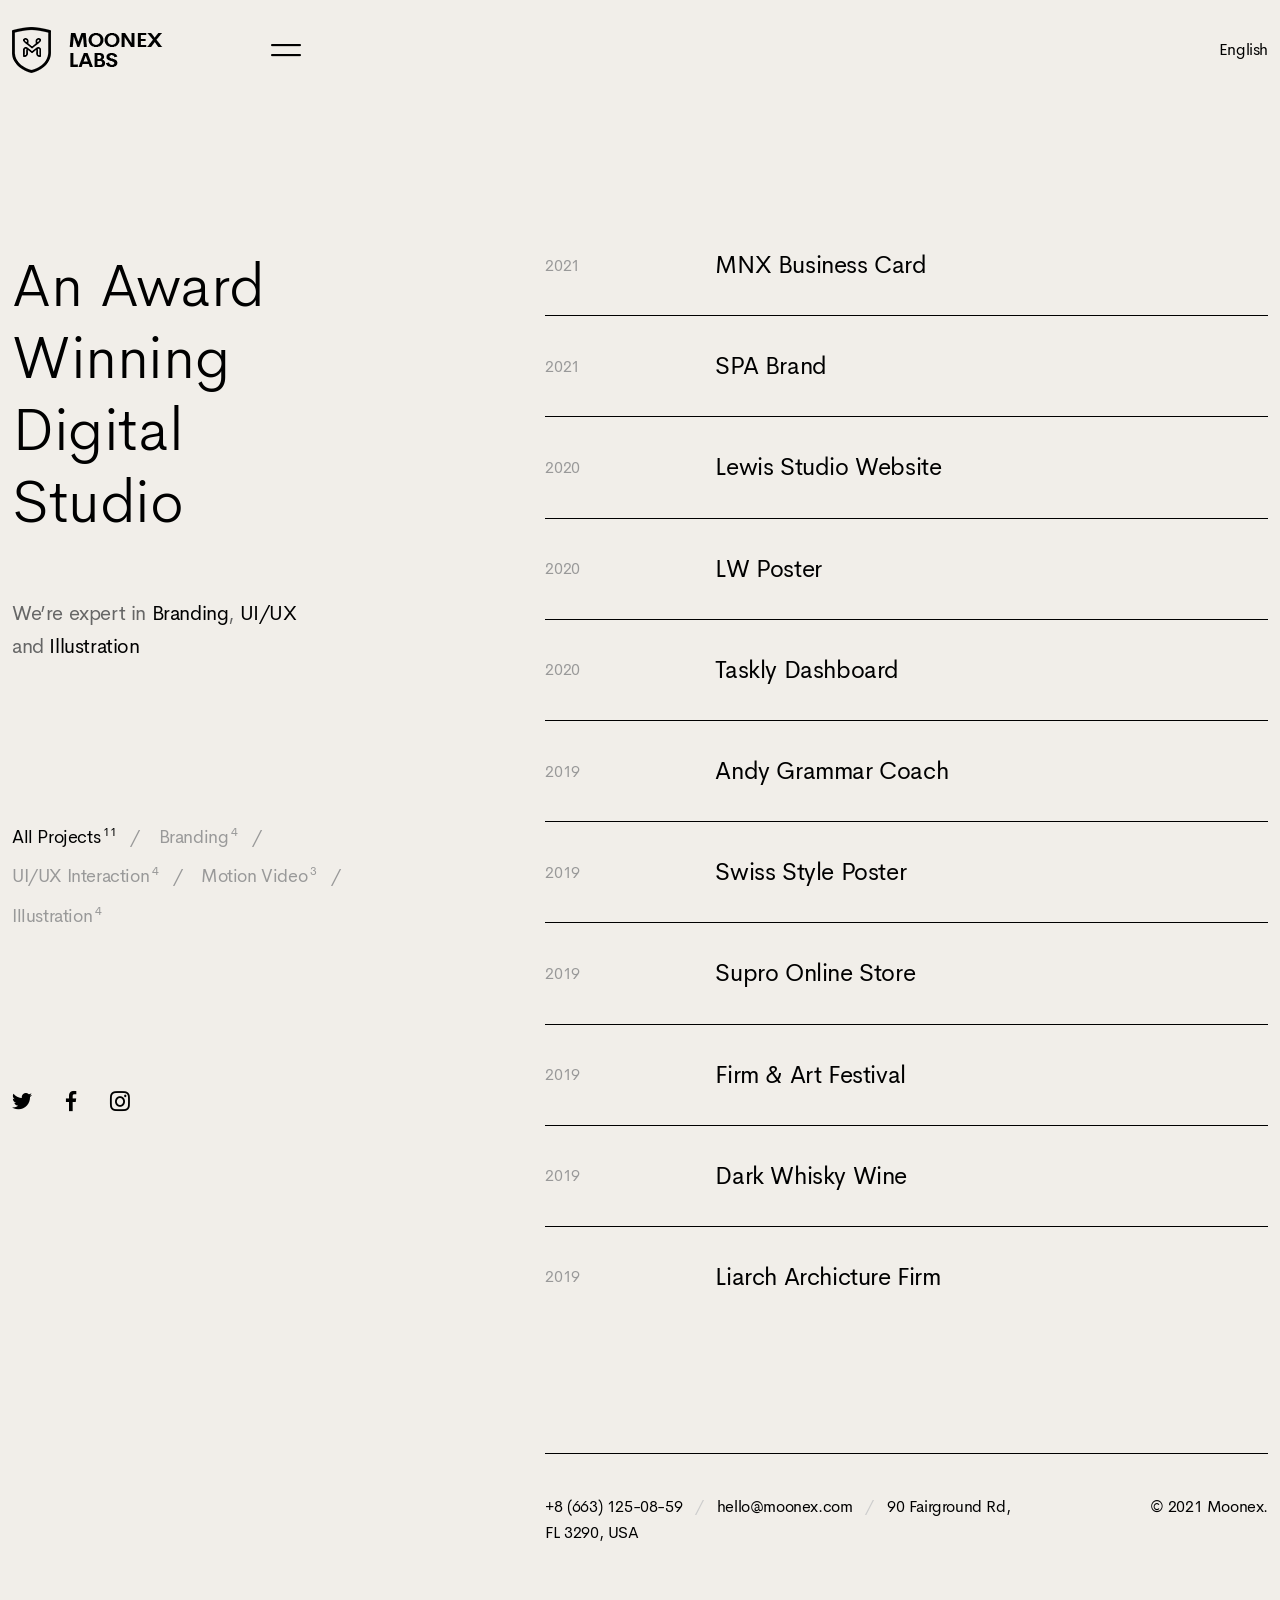
<file: home-minimal.html>
<!DOCTYPE html>
<html class="no-js ptf-is--home-minimal ptf-is--header-style-6 ptf-is--footer-style-7 ptf-is--custom-cursor" lang="en">

<head>
	<meta charset="utf-8">
	<title>Moonex - Home Minimal</title>
	<meta name="description" content="Multipurpose HTML5 Template">
	<meta http-equiv="X-UA-Compatible" content="IE=edge">
	<meta name="viewport" content="width=device-width, initial-scale=1, maximum-scale=1">
	<!--Favicon-->
	<link rel="icon" type="image/png" href="assets/img/root/favicon.png">
	<!--Framework-->
	<link rel="stylesheet" href="assets/css/framework/bootstrap-reboot.min.css">
	<link rel="stylesheet" href="assets/css/framework/bootstrap-grid.min.css">
	<link rel="stylesheet" href="assets/css/framework/bootstrap-utilities.min.css">
	<!--Plugins-->
	<link rel="stylesheet" href="assets/css/ptf-plugins.min.css">
	<!--Fonts-->
	<link rel="stylesheet" href="https://fonts.googleapis.com/css2?family=Amiri&amp;display=swap">
	<link rel="stylesheet" href="assets/fonts/CerebriSans/style.css">
	<!--Icons-->
	<link rel="stylesheet" href="assets/fonts/LineIcons-PRO/WebFonts/Pro-Light/font-css/LinIconsPro-Light.css">
	<link rel="stylesheet" href="assets/fonts/LineIcons-PRO/WebFonts/Pro-Regular/font-css/LineIcons.css">
	<link rel="stylesheet" href="assets/fonts/Socicons/socicon.css">
	<!--Style-->
	<link rel="stylesheet" href="assets/css/ptf-main.min.css">
	<!--Custom-->
	<link rel="stylesheet" href="assets/css/custom.css">
</head>

<body>
	<!--Site Wrapper-->
	<div class="ptf-site-wrapper animsition">
		<!--Site Wrapper Inner-->
		<div class="ptf-site-wrapper__inner">
			<!--Header-->
			<header class="ptf-header ptf-header--style-6">
				<div class="ptf-navbar ptf-navbar--main ptf-navbar--transparent">
					<div class="container-xxl">
						<div class="ptf-navbar-inner">
							<!--Logo--><a class="ptf-navbar-logo" href="index.html"><img class="black" src="assets/img/root/logo-dark.png" alt="" loading="lazy"><img class="white" src="assets/img/root/logo-white.png" alt="" loading="lazy"></a>
							<!--Buttons-->
							<!--Offcanvas Menu Toggle--><a class="ptf-offcanvas-menu-icon js-offcanvas-menu-toggle" href="#"><i class="lnir lnir-menu-alt-5"></i></a>
							<!--Language switcher-->
							<ul class="ptf-language-switcher">
								<li><a href="#">English</a></li>
							</ul>
						</div>
					</div>
				</div>
			</header>
			<!--Site Overlay-->
			<div class="ptf-site-overlay"></div>
			<!--Offcanvas Menu-->
			<div class="ptf-offcanvas-menu">
				<div class="ptf-offcanvas-menu__header">
					<div class="ptf-language-switcher"><a class="is-active" href="#">Eng</a><a href="#">Fra</a><a href="#">Ger</a></div><a class="ptf-offcanvas-menu-icon js-offcanvas-menu-toggle" href="#"><i class="lnir lnir-close"></i></a>
				</div>
				<div class="ptf-offcanvas-menu__navigation">
					<!--Navigation-->
					<nav class="ptf-nav ptf-nav--offcanvas">
						<!--Menu-->
						<ul class="sf-menu">
							<li class="menu-item-has-children two-columns"><a href="index.html"><span>Home</span></a>
								<ul class="sub-menu">
									<li><a href="index.html"><span>Home Default</span></a>
									</li>
									<li><a href="home-studio.html"><span>Home Studio</span></a>
									</li>
									<li><a href="home-agency.html"><span>Home Agency</span></a>
									</li>
									<li class=" current-menu-item"><a href="home-minimal.html"><span>Home Minimal</span></a>
									</li>
									<li><a href="home-dark.html"><span>Home Dark</span></a>
									</li>
									<li><a href="home-parallax.html"><span>Home Parallax</span></a>
									</li>
									<li><a href="home-freelancer.html"><span>Home Freelancer</span></a>
									</li>
									<li><a href="home-vertical.html"><span>Home Vertical</span></a>
									</li>
									<li><a href="home-trending.html"><span>Home Trending</span></a>
									</li>
									<li><a href="home-modern.html"><span>Home Modern</span></a>
									</li>
								</ul>
							</li>
							<li class="menu-item-has-children"><a href="#"><span>Portfolio</span></a>
								<ul class="sub-menu">
									<li><a href="portfolio-grid.html"><span>Works Grid</span></a>
									</li>
									<li><a href="portfolio-masonry.html"><span>Works Masonry</span></a>
									</li>
									<li><a href="portfolio-listing.html"><span>Works Listing</span></a>
									</li>
									<li><a href="portfolio-carousel.html"><span>Works Carousel</span></a>
									</li>
									<li><a href="portfolio-showcase-1.html"><span>Work Showcase 1</span></a>
									</li>
									<li><a href="portfolio-showcase-2.html"><span>Work Showcase 2</span></a>
									</li>
								</ul>
							</li>
							<li class="menu-item-has-children"><a href="#"><span>Blog</span></a>
								<ul class="sub-menu">
									<li><a href="blog-grid.html"><span>Blog Grid</span></a>
									</li>
									<li><a href="blog-masonry.html"><span>Blog Masonry</span></a>
									</li>
									<li><a href="blog-sidebar.html"><span>Blog Sidebar</span></a>
									</li>
									<li><a href="single-post.html"><span>Single Post</span></a>
									</li>
									<li><a href="single-post-sidebar.html"><span>Single Post Sidebar</span></a>
									</li>
								</ul>
							</li>
							<li class="menu-item-has-children two-columns"><a href="#"><span>Pages</span></a>
								<ul class="sub-menu">
									<li><a href="about-us.html"><span>About Us</span></a>
									</li>
									<li><a href="about-me.html"><span>About Me</span></a>
									</li>
									<li><a href="services.html"><span>Services</span></a>
									</li>
									<li><a href="service-detail.html"><span>Service Detail</span></a>
									</li>
									<li><a href="pricing.html"><span>Pricing</span></a>
									</li>
									<li><a href="team.html"><span>Team</span></a>
									</li>
									<li><a href="faq.html"><span>FAQ</span></a>
									</li>
									<li><a href="contact.html"><span>Contact</span></a>
									</li>
									<li><a href="404.html"><span>Page 404</span></a>
									</li>
									<li><a href="coming-soon.html"><span>Coming Soon</span></a>
									</li>
								</ul>
							</li>
						</ul>
					</nav>
				</div>
				<div class="ptf-offcanvas-menu__footer">
					<p class="ptf-offcanvas-menu__copyright">© 2021 <span>Moonex</span>. All Rights Reserved. <br>Development by <span>Paul Studio</span>.</p>
					<div class="ptf-offcanvas-menu__socials">
						<!--Social Icon--><a class="ptf-social-icon ptf-social-icon--style-3 twitter" href="#" target="_blank"><i class="socicon-twitter"></i></a>
						<!--Social Icon--><a class="ptf-social-icon ptf-social-icon--style-3 facebook" href="#" target="_blank"><i class="socicon-facebook"></i></a>
						<!--Social Icon--><a class="ptf-social-icon ptf-social-icon--style-3 instagram" href="#" target="_blank"><i class="socicon-instagram"></i></a>
					</div>
				</div>
			</div>
			<!--Main-->
			<main class="ptf-main">
				<article class="ptf-page ptf-page--home-minimal">
					<section>
						<!--Spacer-->
						<div class="ptf-spacer" style=" --ptf-xxl: 15.625rem;"></div>
						<div class="container-xxl">
							<div class="row">
								<div class="col-xl-4">
									<div class="sticky-parent">
										<div class="sticky-column">
											<h1 class="fw-light">An Award <br>Winning Digital <br>Studio</h1>
											<!--Spacer-->
											<div class="ptf-spacer" style=" --ptf-xxl: 3.75rem; --ptf-md: 1.875rem;"></div>
											<p class="fz-20">We’re expert in <a class="has-black-color" href="service-detail.html">Branding</a>, <a class="has-black-color" href="service-detail.html">UI/UX</a> <br>and <a class="has-black-color" href="service-detail.html">Illustration</a></p>
											<!--Spacer-->
											<div class="ptf-spacer" style=" --ptf-xxl: 10rem; --ptf-md: 5rem;"></div>
											<ul class="ptf-filters ptf-filters--style-3" id="ptf-filter-minimal">
												<li class="filter-item filter-item-active" data-filter="*">All Projects <span class="filter-counter"></span></li>
												<li class="filter-item" data-filter=".filter-1">Branding <span class="filter-counter"></span></li>
												<li class="filter-item" data-filter=".filter-2">UI/UX Interaction <span class="filter-counter"></span></li>
												<li class="filter-item" data-filter=".filter-3">Motion Video <span class="filter-counter"></span></li>
												<li class="filter-item" data-filter=".filter-4">Illustration <span class="filter-counter"></span></li>
											</ul>
											<!--Spacer-->
											<div class="ptf-spacer" style=" --ptf-xxl: 10rem; --ptf-md: 5rem;"></div>
											<div class="has-black-color">
												<!--Social Icon--><a class="ptf-social-icon ptf-social-icon--style-1 twitter" href="#" target="_blank"><i class="socicon-twitter"></i></a>
												<!--Social Icon--><a class="ptf-social-icon ptf-social-icon--style-1 facebook" href="#" target="_blank"><i class="socicon-facebook"></i></a>
												<!--Social Icon--><a class="ptf-social-icon ptf-social-icon--style-1 instagram" href="#" target="_blank"><i class="socicon-instagram"></i></a>
											</div>
										</div>
									</div>
								</div>
								<div class="col-xl-7 offset-xl-1">
									<!--Spacer-->
									<div class="ptf-spacer" style=" --ptf-xl: 5.625rem; --ptf-md: 2.8125rem;"></div>
									<div class="ptf-isotope-grid" data-columns="1" data-layout="masonry" data-x-gap="0" data-y-gap="0" data-controls="#ptf-filter-minimal">
										<div class="grid-sizer"></div>
										<div class=" grid-item filter-1 filter-4 filter-7">
											<!--Portfolio Item-->
											<article class="ptf-work ptf-work--style-5"><a class="ptf-work__link" href="portfolio-showcase-1.html" data-tooltip-image="assets/img/portfolio/work-4.png"></a>
												<div class="ptf-work__date">2021
												</div>
												<h4 class="ptf-work__title">MNX Business Card
												</h4>
											</article>
										</div>
										<div class=" grid-item filter-2 filter-5">
											<!--Portfolio Item-->
											<article class="ptf-work ptf-work--style-5"><a class="ptf-work__link" href="portfolio-showcase-1.html" data-tooltip-image="assets/img/portfolio/grid/work-4.png"></a>
												<div class="ptf-work__date">2021
												</div>
												<h4 class="ptf-work__title">SPA Brand
												</h4>
											</article>
										</div>
										<div class=" grid-item filter-3 filter-6">
											<!--Portfolio Item-->
											<article class="ptf-work ptf-work--style-5"><a class="ptf-work__link" href="portfolio-showcase-1.html" data-tooltip-image="assets/img/portfolio/grid/work-3.png"></a>
												<div class="ptf-work__date">2020
												</div>
												<h4 class="ptf-work__title">Lewis Studio Website
												</h4>
											</article>
										</div>
										<div class=" grid-item filter-1 filter-4 filter-7">
											<!--Portfolio Item-->
											<article class="ptf-work ptf-work--style-5"><a class="ptf-work__link" href="portfolio-showcase-1.html" data-tooltip-image="assets/img/portfolio/grid/work-2.png"></a>
												<div class="ptf-work__date">2020
												</div>
												<h4 class="ptf-work__title">LW Poster
												</h4>
											</article>
										</div>
										<div class=" grid-item filter-2 filter-5">
											<!--Portfolio Item-->
											<article class="ptf-work ptf-work--style-5"><a class="ptf-work__link" href="portfolio-showcase-1.html" data-tooltip-image="assets/img/portfolio/work-1.png"></a>
												<div class="ptf-work__date">2020
												</div>
												<h4 class="ptf-work__title">Taskly Dashboard
												</h4>
											</article>
										</div>
										<div class=" grid-item filter-3 filter-6">
											<!--Portfolio Item-->
											<article class="ptf-work ptf-work--style-5"><a class="ptf-work__link" href="portfolio-showcase-1.html" data-tooltip-image="assets/img/portfolio/grid/work-1.png"></a>
												<div class="ptf-work__date">2019
												</div>
												<h4 class="ptf-work__title">Andy Grammar Coach
												</h4>
											</article>
										</div>
										<div class=" grid-item filter-1 filter-4 filter-7">
											<!--Portfolio Item-->
											<article class="ptf-work ptf-work--style-5"><a class="ptf-work__link" href="portfolio-showcase-1.html" data-tooltip-image="assets/img/portfolio/work-4.png"></a>
												<div class="ptf-work__date">2019
												</div>
												<h4 class="ptf-work__title">Swiss Style Poster
												</h4>
											</article>
										</div>
										<div class=" grid-item filter-2 filter-5">
											<!--Portfolio Item-->
											<article class="ptf-work ptf-work--style-5"><a class="ptf-work__link" href="portfolio-showcase-1.html" data-tooltip-image="assets/img/portfolio/grid/work-1.png"></a>
												<div class="ptf-work__date">2019
												</div>
												<h4 class="ptf-work__title">Supro Online Store
												</h4>
											</article>
										</div>
										<div class=" grid-item filter-3 filter-6">
											<!--Portfolio Item-->
											<article class="ptf-work ptf-work--style-5"><a class="ptf-work__link" href="portfolio-showcase-1.html" data-tooltip-image="assets/img/portfolio/work-2.png"></a>
												<div class="ptf-work__date">2019
												</div>
												<h4 class="ptf-work__title">Firm &amp; Art Festival
												</h4>
											</article>
										</div>
										<div class=" grid-item filter-1 filter-4 filter-7">
											<!--Portfolio Item-->
											<article class="ptf-work ptf-work--style-5"><a class="ptf-work__link" href="portfolio-showcase-1.html" data-tooltip-image="assets/img/portfolio/work-3.png"></a>
												<div class="ptf-work__date">2019
												</div>
												<h4 class="ptf-work__title">Dark Whisky Wine
												</h4>
											</article>
										</div>
										<div class=" grid-item filter-2 filter-5">
											<!--Portfolio Item-->
											<article class="ptf-work ptf-work--style-5"><a class="ptf-work__link" href="portfolio-showcase-1.html" data-tooltip-image="assets/img/portfolio/work-5.png"></a>
												<div class="ptf-work__date">2019
												</div>
												<h4 class="ptf-work__title">Liarch Archicture Firm
												</h4>
											</article>
										</div>
									</div>
								</div>
							</div>
						</div>
						<!--Spacer-->
						<div class="ptf-spacer" style=" --ptf-xxl: 10rem; --ptf-md: 5rem;"></div>
					</section>
				</article>
			</main>
		</div>
		<!--Footer-->
		<footer class="ptf-footer ptf-footer--style-7">
			<div class="container-xxl">
				<div class="row">
					<div class="col-xl-7 offset-xl-5">
						<div class="ptf-footer__top">
							<div class="row">
								<div class="col-12 col-lg-8 d-flex justify-content-center justify-content-lg-start">
									<p class="text-center text-lg-start has-black-color"><a class="text-decoration-none" href="tel:+86631250859">+8 (663) 125-08-59</a><span class="sep has-1-color">/</span><a class="text-decoration-none" href="mailto:hello@moonex.com">hello@moonex.com</a><span class="sep has-1-color">/</span>90 Fairground Rd, FL 3290, USA</p>
								</div>
								<div class="col-12 col-lg-4 d-flex justify-content-center justify-content-lg-end">
									<p class="ptf-footer-copyright has-black-color">© 2021 <span>Moonex</span>.</p>
								</div>
							</div>
						</div>
					</div>
				</div>
			</div>
		</footer>
	</div>
	<!--Libs-->
	<script src="assets/scripts/ptf-plugins.min.js"></script>
	<script src="assets/scripts/ptf-helpers.js"></script>
	<script src="assets/scripts/ptf-controllers.min.js"></script>
</body>

</html>
</file>
<file: assets/fonts/CerebriSans/style.css>
@font-face {
 font-family: 'Cerebri Sans';
 font-weight: 300;
 font-style: normal;
 src: url('CerebriSans-Light.woff2') format('woff2');
}

@font-face {
 font-family: 'Cerebri Sans';
 font-weight: normal;
 font-style: normal;
 src: url('CerebriSans-Regular.woff2') format('woff2');
}

@font-face {
 font-family: 'Cerebri Sans';
 font-weight: 600;
 font-style: normal;
 src: url('CerebriSans-SemiBold.woff2') format('woff2');
}

@font-face {
 font-family: 'Cerebri Sans';
 font-weight: 700;
 font-style: normal;
 src: url('CerebriSans-Bold.woff2') format('woff2');
}

@font-face {
 font-family: 'Cerebri Sans';
 font-weight: 800;
 font-style: normal;
 src: url('CerebriSans-ExtraBold.woff2') format('woff2');
}
</file>
<file: assets/fonts/Socicons/socicon.css>
@font-face {
  font-family: 'Socicon';
  src:  url('Socicon.eot?484r1f');
  src:  url('Socicon.eot?484r1f#iefix') format('embedded-opentype'),
    url('Socicon.woff2?484r1f') format('woff2'),
    url('Socicon.ttf?484r1f') format('truetype'),
    url('Socicon.woff?484r1f') format('woff'),
    url('Socicon.svg?484r1f#Socicon') format('svg');
  font-weight: normal;
  font-style: normal;
}

[class^="socicon-"] {
  /* use !important to prevent issues with browser extensions that change fonts */
  font-family: 'Socicon' !important;
  display: inline-block;
  font-style: normal;
  font-variant: normal;
  text-rendering: auto;
  line-height: 1;

  /* Better Font Rendering =========== */
  -webkit-font-smoothing: antialiased;
  -moz-osx-font-smoothing: grayscale;
}

.socicon-fw {
	text-align: center;
	width: 1.25em;
}

.socicon-internet:before {
  content: "\e957";
}
.socicon-moddb:before {
  content: "\e94b";
}
.socicon-indiedb:before {
  content: "\e94c";
}
.socicon-traxsource:before {
  content: "\e94d";
}
.socicon-gamefor:before {
  content: "\e94e";
}
.socicon-pixiv:before {
  content: "\e94f";
}
.socicon-myanimelist:before {
  content: "\e950";
}
.socicon-blackberry:before {
  content: "\e951";
}
.socicon-wickr:before {
  content: "\e952";
}
.socicon-spip:before {
  content: "\e953";
}
.socicon-napster:before {
  content: "\e954";
}
.socicon-beatport:before {
  content: "\e955";
}
.socicon-hackerone:before {
  content: "\e956";
}
.socicon-hackernews:before {
  content: "\e946";
}
.socicon-smashwords:before {
  content: "\e947";
}
.socicon-kobo:before {
  content: "\e948";
}
.socicon-bookbub:before {
  content: "\e949";
}
.socicon-mailru:before {
  content: "\e94a";
}
.socicon-gitlab:before {
  content: "\e945";
}
.socicon-instructables:before {
  content: "\e944";
}
.socicon-portfolio:before {
  content: "\e943";
}
.socicon-codered:before {
  content: "\e940";
}
.socicon-origin:before {
  content: "\e941";
}
.socicon-nextdoor:before {
  content: "\e942";
}
.socicon-udemy:before {
  content: "\e93f";
}
.socicon-livemaster:before {
  content: "\e93e";
}
.socicon-crunchbase:before {
  content: "\e93b";
}
.socicon-homefy:before {
  content: "\e93c";
}
.socicon-calendly:before {
  content: "\e93d";
}
.socicon-realtor:before {
  content: "\e90f";
}
.socicon-tidal:before {
  content: "\e910";
}
.socicon-qobuz:before {
  content: "\e911";
}
.socicon-natgeo:before {
  content: "\e912";
}
.socicon-mastodon:before {
  content: "\e913";
}
.socicon-unsplash:before {
  content: "\e914";
}
.socicon-homeadvisor:before {
  content: "\e915";
}
.socicon-angieslist:before {
  content: "\e916";
}
.socicon-codepen:before {
  content: "\e917";
}
.socicon-slack:before {
  content: "\e918";
}
.socicon-openaigym:before {
  content: "\e919";
}
.socicon-logmein:before {
  content: "\e91a";
}
.socicon-fiverr:before {
  content: "\e91b";
}
.socicon-gotomeeting:before {
  content: "\e91c";
}
.socicon-aliexpress:before {
  content: "\e91d";
}
.socicon-guru:before {
  content: "\e91e";
}
.socicon-appstore:before {
  content: "\e91f";
}
.socicon-homes:before {
  content: "\e920";
}
.socicon-zoom:before {
  content: "\e921";
}
.socicon-alibaba:before {
  content: "\e922";
}
.socicon-craigslist:before {
  content: "\e923";
}
.socicon-wix:before {
  content: "\e924";
}
.socicon-redfin:before {
  content: "\e925";
}
.socicon-googlecalendar:before {
  content: "\e926";
}
.socicon-shopify:before {
  content: "\e927";
}
.socicon-freelancer:before {
  content: "\e928";
}
.socicon-seedrs:before {
  content: "\e929";
}
.socicon-bing:before {
  content: "\e92a";
}
.socicon-doodle:before {
  content: "\e92b";
}
.socicon-bonanza:before {
  content: "\e92c";
}
.socicon-squarespace:before {
  content: "\e92d";
}
.socicon-toptal:before {
  content: "\e92e";
}
.socicon-gust:before {
  content: "\e92f";
}
.socicon-ask:before {
  content: "\e930";
}
.socicon-trulia:before {
  content: "\e931";
}
.socicon-loomly:before {
  content: "\e932";
}
.socicon-ghost:before {
  content: "\e933";
}
.socicon-upwork:before {
  content: "\e934";
}
.socicon-fundable:before {
  content: "\e935";
}
.socicon-booking:before {
  content: "\e936";
}
.socicon-googlemaps:before {
  content: "\e937";
}
.socicon-zillow:before {
  content: "\e938";
}
.socicon-niconico:before {
  content: "\e939";
}
.socicon-toneden:before {
  content: "\e93a";
}
.socicon-augment:before {
  content: "\e908";
}
.socicon-bitbucket:before {
  content: "\e909";
}
.socicon-fyuse:before {
  content: "\e90a";
}
.socicon-yt-gaming:before {
  content: "\e90b";
}
.socicon-sketchfab:before {
  content: "\e90c";
}
.socicon-mobcrush:before {
  content: "\e90d";
}
.socicon-microsoft:before {
  content: "\e90e";
}
.socicon-pandora:before {
  content: "\e907";
}
.socicon-messenger:before {
  content: "\e906";
}
.socicon-gamewisp:before {
  content: "\e905";
}
.socicon-bloglovin:before {
  content: "\e904";
}
.socicon-tunein:before {
  content: "\e903";
}
.socicon-gamejolt:before {
  content: "\e901";
}
.socicon-trello:before {
  content: "\e902";
}
.socicon-spreadshirt:before {
  content: "\e900";
}
.socicon-500px:before {
  content: "\e000";
}
.socicon-8tracks:before {
  content: "\e001";
}
.socicon-airbnb:before {
  content: "\e002";
}
.socicon-alliance:before {
  content: "\e003";
}
.socicon-amazon:before {
  content: "\e004";
}
.socicon-amplement:before {
  content: "\e005";
}
.socicon-android:before {
  content: "\e006";
}
.socicon-angellist:before {
  content: "\e007";
}
.socicon-apple:before {
  content: "\e008";
}
.socicon-appnet:before {
  content: "\e009";
}
.socicon-baidu:before {
  content: "\e00a";
}
.socicon-bandcamp:before {
  content: "\e00b";
}
.socicon-battlenet:before {
  content: "\e00c";
}
.socicon-mixer:before {
  content: "\e00d";
}
.socicon-bebee:before {
  content: "\e00e";
}
.socicon-bebo:before {
  content: "\e00f";
}
.socicon-behance:before {
  content: "\e010";
}
.socicon-blizzard:before {
  content: "\e011";
}
.socicon-blogger:before {
  content: "\e012";
}
.socicon-buffer:before {
  content: "\e013";
}
.socicon-chrome:before {
  content: "\e014";
}
.socicon-coderwall:before {
  content: "\e015";
}
.socicon-curse:before {
  content: "\e016";
}
.socicon-dailymotion:before {
  content: "\e017";
}
.socicon-deezer:before {
  content: "\e018";
}
.socicon-delicious:before {
  content: "\e019";
}
.socicon-deviantart:before {
  content: "\e01a";
}
.socicon-diablo:before {
  content: "\e01b";
}
.socicon-digg:before {
  content: "\e01c";
}
.socicon-discord:before {
  content: "\e01d";
}
.socicon-disqus:before {
  content: "\e01e";
}
.socicon-douban:before {
  content: "\e01f";
}
.socicon-draugiem:before {
  content: "\e020";
}
.socicon-dribbble:before {
  content: "\e021";
}
.socicon-drupal:before {
  content: "\e022";
}
.socicon-ebay:before {
  content: "\e023";
}
.socicon-ello:before {
  content: "\e024";
}
.socicon-endomodo:before {
  content: "\e025";
}
.socicon-envato:before {
  content: "\e026";
}
.socicon-etsy:before {
  content: "\e027";
}
.socicon-facebook:before {
  content: "\e028";
}
.socicon-feedburner:before {
  content: "\e029";
}
.socicon-filmweb:before {
  content: "\e02a";
}
.socicon-firefox:before {
  content: "\e02b";
}
.socicon-flattr:before {
  content: "\e02c";
}
.socicon-flickr:before {
  content: "\e02d";
}
.socicon-formulr:before {
  content: "\e02e";
}
.socicon-forrst:before {
  content: "\e02f";
}
.socicon-foursquare:before {
  content: "\e030";
}
.socicon-friendfeed:before {
  content: "\e031";
}
.socicon-github:before {
  content: "\e032";
}
.socicon-goodreads:before {
  content: "\e033";
}
.socicon-google:before {
  content: "\e034";
}
.socicon-googlescholar:before {
  content: "\e035";
}
.socicon-googlegroups:before {
  content: "\e036";
}
.socicon-googlephotos:before {
  content: "\e037";
}
.socicon-googleplus:before {
  content: "\e038";
}
.socicon-grooveshark:before {
  content: "\e039";
}
.socicon-hackerrank:before {
  content: "\e03a";
}
.socicon-hearthstone:before {
  content: "\e03b";
}
.socicon-hellocoton:before {
  content: "\e03c";
}
.socicon-heroes:before {
  content: "\e03d";
}
.socicon-smashcast:before {
  content: "\e03e";
}
.socicon-horde:before {
  content: "\e03f";
}
.socicon-houzz:before {
  content: "\e040";
}
.socicon-icq:before {
  content: "\e041";
}
.socicon-identica:before {
  content: "\e042";
}
.socicon-imdb:before {
  content: "\e043";
}
.socicon-instagram:before {
  content: "\e044";
}
.socicon-issuu:before {
  content: "\e045";
}
.socicon-istock:before {
  content: "\e046";
}
.socicon-itunes:before {
  content: "\e047";
}
.socicon-keybase:before {
  content: "\e048";
}
.socicon-lanyrd:before {
  content: "\e049";
}
.socicon-lastfm:before {
  content: "\e04a";
}
.socicon-line:before {
  content: "\e04b";
}
.socicon-linkedin:before {
  content: "\e04c";
}
.socicon-livejournal:before {
  content: "\e04d";
}
.socicon-lyft:before {
  content: "\e04e";
}
.socicon-macos:before {
  content: "\e04f";
}
.socicon-mail:before {
  content: "\e050";
}
.socicon-medium:before {
  content: "\e051";
}
.socicon-meetup:before {
  content: "\e052";
}
.socicon-mixcloud:before {
  content: "\e053";
}
.socicon-modelmayhem:before {
  content: "\e054";
}
.socicon-mumble:before {
  content: "\e055";
}
.socicon-myspace:before {
  content: "\e056";
}
.socicon-newsvine:before {
  content: "\e057";
}
.socicon-nintendo:before {
  content: "\e058";
}
.socicon-npm:before {
  content: "\e059";
}
.socicon-odnoklassniki:before {
  content: "\e05a";
}
.socicon-openid:before {
  content: "\e05b";
}
.socicon-opera:before {
  content: "\e05c";
}
.socicon-outlook:before {
  content: "\e05d";
}
.socicon-overwatch:before {
  content: "\e05e";
}
.socicon-patreon:before {
  content: "\e05f";
}
.socicon-paypal:before {
  content: "\e060";
}
.socicon-periscope:before {
  content: "\e061";
}
.socicon-persona:before {
  content: "\e062";
}
.socicon-pinterest:before {
  content: "\e063";
}
.socicon-play:before {
  content: "\e064";
}
.socicon-player:before {
  content: "\e065";
}
.socicon-playstation:before {
  content: "\e066";
}
.socicon-pocket:before {
  content: "\e067";
}
.socicon-qq:before {
  content: "\e068";
}
.socicon-quora:before {
  content: "\e069";
}
.socicon-raidcall:before {
  content: "\e06a";
}
.socicon-ravelry:before {
  content: "\e06b";
}
.socicon-reddit:before {
  content: "\e06c";
}
.socicon-renren:before {
  content: "\e06d";
}
.socicon-researchgate:before {
  content: "\e06e";
}
.socicon-residentadvisor:before {
  content: "\e06f";
}
.socicon-reverbnation:before {
  content: "\e070";
}
.socicon-rss:before {
  content: "\e071";
}
.socicon-sharethis:before {
  content: "\e072";
}
.socicon-skype:before {
  content: "\e073";
}
.socicon-slideshare:before {
  content: "\e074";
}
.socicon-smugmug:before {
  content: "\e075";
}
.socicon-snapchat:before {
  content: "\e076";
}
.socicon-songkick:before {
  content: "\e077";
}
.socicon-soundcloud:before {
  content: "\e078";
}
.socicon-spotify:before {
  content: "\e079";
}
.socicon-stackexchange:before {
  content: "\e07a";
}
.socicon-stackoverflow:before {
  content: "\e07b";
}
.socicon-starcraft:before {
  content: "\e07c";
}
.socicon-stayfriends:before {
  content: "\e07d";
}
.socicon-steam:before {
  content: "\e07e";
}
.socicon-storehouse:before {
  content: "\e07f";
}
.socicon-strava:before {
  content: "\e080";
}
.socicon-streamjar:before {
  content: "\e081";
}
.socicon-stumbleupon:before {
  content: "\e082";
}
.socicon-swarm:before {
  content: "\e083";
}
.socicon-teamspeak:before {
  content: "\e084";
}
.socicon-teamviewer:before {
  content: "\e085";
}
.socicon-technorati:before {
  content: "\e086";
}
.socicon-telegram:before {
  content: "\e087";
}
.socicon-tripadvisor:before {
  content: "\e088";
}
.socicon-tripit:before {
  content: "\e089";
}
.socicon-triplej:before {
  content: "\e08a";
}
.socicon-tumblr:before {
  content: "\e08b";
}
.socicon-twitch:before {
  content: "\e08c";
}
.socicon-twitter:before {
  content: "\e08d";
}
.socicon-uber:before {
  content: "\e08e";
}
.socicon-ventrilo:before {
  content: "\e08f";
}
.socicon-viadeo:before {
  content: "\e090";
}
.socicon-viber:before {
  content: "\e091";
}
.socicon-viewbug:before {
  content: "\e092";
}
.socicon-vimeo:before {
  content: "\e093";
}
.socicon-vine:before {
  content: "\e094";
}
.socicon-vkontakte:before {
  content: "\e095";
}
.socicon-warcraft:before {
  content: "\e096";
}
.socicon-wechat:before {
  content: "\e097";
}
.socicon-weibo:before {
  content: "\e098";
}
.socicon-whatsapp:before {
  content: "\e099";
}
.socicon-wikipedia:before {
  content: "\e09a";
}
.socicon-windows:before {
  content: "\e09b";
}
.socicon-wordpress:before {
  content: "\e09c";
}
.socicon-wykop:before {
  content: "\e09d";
}
.socicon-xbox:before {
  content: "\e09e";
}
.socicon-xing:before {
  content: "\e09f";
}
.socicon-yahoo:before {
  content: "\e0a0";
}
.socicon-yammer:before {
  content: "\e0a1";
}
.socicon-yandex:before {
  content: "\e0a2";
}
.socicon-yelp:before {
  content: "\e0a3";
}
.socicon-younow:before {
  content: "\e0a4";
}
.socicon-youtube:before {
  content: "\e0a5";
}
.socicon-zapier:before {
  content: "\e0a6";
}
.socicon-zerply:before {
  content: "\e0a7";
}
.socicon-zomato:before {
  content: "\e0a8";
}
.socicon-zynga:before {
  content: "\e0a9";
}
</file>
<file: assets/css/custom.css>
/* Custom CSS */

#awwwards {
	position: fixed;
	top: 0;
	right: 0;
	z-index: 999;

	width: 90px;
	height: 135px;

	text-indent: -666em;

	background-image: url(../img/root/awwwards_honorable_white.png);
	background-repeat: no-repeat;
	background-size: 90px 135px;

	overflow: hidden;
}

#wpselected {
	position: fixed;
	top: 0;
	left: 0;
	z-index: 999;

	width: 90px;
	height: 90px;

	text-indent: -666em;

	background-image: url(../img/root/wpselected-badge-left.png);
	background-repeat: no-repeat;
	background-size: 90px 90px;

	overflow: hidden;
}

.ptf-custom--9135 .typed-cursor {
	color: #ee3364;
}

.ptf-custom--0531 {
	position: absolute;
	bottom: 15%;
	left: 130px;

	color: #0b0b0b;
	font-size: 35px;
}

.ptf-custom--9503::after {
	content: '';

	position: absolute;
	top: 50%;
	left: calc(100% + 30px);

	width: 0;
	max-width: 60px;
	height: 1px;

	background-color: #1f0e49;

	transition: width .5s 1s ease-in-out;
}

.ptf-is-page-loaded .ptf-custom--9503::after {
	width: 100%;
}

.ptf-custom--5832 {
	position: relative;
	z-index: 1;

	margin-right: 50px;
}

.ptf-custom--5832::after {
	content: '';

	position: absolute;
	top: -50px;
	right: -50px;
	z-index: -1;

	width: 100%;
	height: 100%;

	border: 10px solid #00bec5;
}

.ptf-custom--5832 {
	position: relative;
	z-index: 1;

	margin-right: 50px;
}

.ptf-custom--5832::after {
	content: '';

	position: absolute;
	top: -50px;
	right: -50px;
	z-index: -1;

	width: 100%;
	height: 100%;

	border: 10px solid #00bec5;
}

.ptf-custom--3103 .ptf-services-box__link {
	background-color: rgba(0,0,0,.25);
}

.ptf-custom--3103 .ptf-highlight {
	background: linear-gradient(to top, transparent 5%, rgba(0,0,0,.25) 5% , rgba(0,0,0,.25) 37%, transparent 37%);
}

.ptf-custom--4111 .ptf-swiper-pagination--style-1 span {
	background-color: #fff;
}

.ptf-custom--4111 .ptf-swiper-button-prev--style-2,
.ptf-custom--4111 .ptf-swiper-button-next--style-2 {
	color: #fff;
}

.ptf-custom--6632 {
	margin-top: -225px;
}

.ptf-custom--9917 .ptf-social-icons a:not(:hover) {
	color: #fff;
}

.ptf-custom--8681 .ptf-countdown h5,
.ptf-custom--8681 .ptf-countdown strong {
	color: #fff;
}

.ptf-custom--9511 .ptf-swiper-pagination--style-1 span {
	background-color: #fff;
}

.ptf-is--homepage-05 .ptf-header--default .ptf-navbar,
.ptf-is--homepage-05 .ptf-header--default .ptf-navbar.ptf-navbar--solid {
	background-color: #191919;
}

.ptf-is--homepage-11 .ptf-navbar {
	padding: 0 35px;
}

.ptf-is--homepage-11 .ptf-navbar .container {
	width: 100%;
}

/* min-width 768px */
@media (min-width: 768px) {
	.ptf-custom--5136 {
		padding-left: 70px;
	}
	.ptf-custom--8620 {
		padding-right: 70px !important;
	}
	.ptf-custom--5317 {
		padding: 0 30px !important;
	}
	.ptf-custom--5171 {
		padding-right: 70px;
	}
	.ptf-custom--7205 {
		margin-top: -100px;
	}
	.ptf-custom--8511 {
		padding-right: 85px;
	}
	.ptf-custom--6525 {
		position: relative;
		z-index: 2;
	}
}

/* max-width 767px */
@media (max-width: 767px) {
	#awwwards,
	#wpselected {
		display: none;
	}
	.ptf-custom--9135 h2 {
		font-size: 28px
	}
	.ptf-custom--1631 {
		font-size: 38px;
	}
}

/* max-width 991px */
@media (max-width: 991px) {
	.ptf-custom--9182 {
		font-size: 48px;
		line-height: 60px;
	}
	.ptf-custom--9182 {
		font-size: 48px;
		line-height: 60px;
	}
}

/* max-width 575px */
@media (max-width: 575px) {
	.ptf-custom-9182 {
		font-size: 38px;
		line-height: 50px;
	}
	.ptf-custom-9182 {
		font-size: 38px;
		line-height: 50px;
	}
	.ptf-custom--0531 {
		bottom: 5%;
	}
}
</file>
<file: assets/fonts/LineIcons-PRO/WebFonts/Pro-Light/font-css/LinIconsPro-Light.css>
/*--------------------------------

LineIconsPro Light Web Font
Generated using nucleoapp.com

-------------------------------- */
@font-face {
  font-family: 'LineIconsPro Light';
  src: url('../fonts/LineIconsPro Light.eot');
  src: url('../fonts/LineIconsPro Light.eot') format('embedded-opentype'), url('../fonts/LineIconsPro Light.woff2') format('woff2'), url('../fonts/LineIconsPro Light.woff') format('woff'), url('../fonts/LineIconsPro Light.ttf') format('truetype'), url('../fonts/LineIconsPro Light.svg') format('svg');
  font-weight: normal;
  font-style: normal;
}
/*------------------------
	base class definition
-------------------------*/
.lnil {
  display: inline-block;
  font: normal normal normal 1em/1 'LineIconsPro Light';
  speak: none;
  text-transform: none;
  /* Better Font Rendering */
  -webkit-font-smoothing: antialiased;
  -moz-osx-font-smoothing: grayscale;
}
/*------------------------
  change icon size
-------------------------*/
/* relative units */
.lnil-sm {
  font-size: 0.8em;
}
.lnil-lg {
  font-size: 1.2em;
}
/* absolute units */
.lnil-16 {
  font-size: 16px;
}
.lnil-32 {
  font-size: 32px;
}
/*----------------------------------
  add a square/circle background
-----------------------------------*/
.lnil-bg-square,
.lnil-bg-circle {
  padding: 0.35em;
  background-color: #eee;
}
.lnil-bg-circle {
  border-radius: 50%;
}
/*------------------------------------
  use icons as list item markers
-------------------------------------*/
.lnil-ul {
  padding-left: 0;
  list-style-type: none;
}
.lnil-ul > li {
  display: flex;
  align-items: flex-start;
  line-height: 1.4;
}
.lnil-ul > li > .lnil {
  margin-right: 0.4em;
  line-height: inherit;
}
/*------------------------
  spinning icons
-------------------------*/
.lnil-is-spinning {
  -webkit-animation: lnil-spin 2s infinite linear;
  -moz-animation: lnil-spin 2s infinite linear;
  animation: lnil-spin 2s infinite linear;
}
@-webkit-keyframes lnil-spin {
  0% {
    -webkit-transform: rotate(0deg);
  }
  100% {
    -webkit-transform: rotate(360deg);
  }
}
@-moz-keyframes lnil-spin {
  0% {
    -moz-transform: rotate(0deg);
  }
  100% {
    -moz-transform: rotate(360deg);
  }
}
@keyframes lnil-spin {
  0% {
    -webkit-transform: rotate(0deg);
    -moz-transform: rotate(0deg);
    -ms-transform: rotate(0deg);
    -o-transform: rotate(0deg);
    transform: rotate(0deg);
  }
  100% {
    -webkit-transform: rotate(360deg);
    -moz-transform: rotate(360deg);
    -ms-transform: rotate(360deg);
    -o-transform: rotate(360deg);
    transform: rotate(360deg);
  }
}
/*------------------------
  rotated/flipped icons
-------------------------*/
.lnil-rotate-90 {
  filter: progid:DXImageTransform.Microsoft.BasicImage(rotation=1);
  -webkit-transform: rotate(90deg);
  -moz-transform: rotate(90deg);
  -ms-transform: rotate(90deg);
  -o-transform: rotate(90deg);
  transform: rotate(90deg);
}
.lnil-rotate-180 {
  filter: progid:DXImageTransform.Microsoft.BasicImage(rotation=2);
  -webkit-transform: rotate(180deg);
  -moz-transform: rotate(180deg);
  -ms-transform: rotate(180deg);
  -o-transform: rotate(180deg);
  transform: rotate(180deg);
}
.lnil-rotate-270 {
  filter: progid:DXImageTransform.Microsoft.BasicImage(rotation=3);
  -webkit-transform: rotate(270deg);
  -moz-transform: rotate(270deg);
  -ms-transform: rotate(270deg);
  -o-transform: rotate(270deg);
  transform: rotate(270deg);
}
.lnil-flip-y {
  filter: progid:DXImageTransform.Microsoft.BasicImage(rotation=0);
  -webkit-transform: scale(-1, 1);
  -moz-transform: scale(-1, 1);
  -ms-transform: scale(-1, 1);
  -o-transform: scale(-1, 1);
  transform: scale(-1, 1);
}
.lnil-flip-x {
  filter: progid:DXImageTransform.Microsoft.BasicImage(rotation=2);
  -webkit-transform: scale(1, -1);
  -moz-transform: scale(1, -1);
  -ms-transform: scale(1, -1);
  -o-transform: scale(1, -1);
  transform: scale(1, -1);
}
/*------------------------
	icons
-------------------------*/

.lnil-air-flow::before {
  content: "\ea02";
}

.lnil-air::before {
  content: "\ea03";
}

.lnil-cloud-moon::before {
  content: "\ea04";
}

.lnil-cloud-sun::before {
  content: "\ea05";
}

.lnil-cloud-alt::before {
  content: "\ea06";
}

.lnil-cloudy-sun::before {
  content: "\ea07";
}

.lnil-cloud-alt-2::before {
  content: "\ea08";
}

.lnil-drop::before {
  content: "\ea09";
}

.lnil-farenheit::before {
  content: "\ea0a";
}

.lnil-moon-star::before {
  content: "\ea0b";
}

.lnil-cloud::before {
  content: "\ea0c";
}

.lnil-night-thunder::before {
  content: "\ea0d";
}

.lnil-drop-alt::before {
  content: "\ea0e";
}

.lnil-night::before {
  content: "\ea0f";
}

.lnil-rain::before {
  content: "\ea10";
}

.lnil-snowfall::before {
  content: "\ea11";
}

.lnil-sun-rain::before {
  content: "\ea12";
}

.lnil-sun::before {
  content: "\ea13";
}

.lnil-thunder-alt::before {
  content: "\ea14";
}

.lnil-thunder::before {
  content: "\ea15";
}

.lnil-umbrella-alt::before {
  content: "\ea16";
}

.lnil-umbrella-rain-alt::before {
  content: "\ea17";
}

.lnil-umbrella-rain::before {
  content: "\ea18";
}

.lnil-umbrella::before {
  content: "\ea19";
}

.lnil-water-drops::before {
  content: "\ea1a";
}

.lnil-wind-cloud::before {
  content: "\ea1b";
}

.lnil-wind-sun::before {
  content: "\ea1c";
}

.lnil-cloud-alt-1::before {
  content: "\ea1d";
}

.lnil-night-wind::before {
  content: "\ea1e";
}

.lnil-moon::before {
  content: "\ea1f";
}

.lnil-beach-chair::before {
  content: "\ea20";
}

.lnil-beach::before {
  content: "\ea21";
}

.lnil-hot-air-baloon::before {
  content: "\ea22";
}

.lnil-cable-car::before {
  content: "\ea23";
}

.lnil-suitcase-alt::before {
  content: "\ea24";
}

.lnil-suitcase::before {
  content: "\ea25";
}

.lnil-surf-board::before {
  content: "\ea26";
}

.lnil-tent-alt::before {
  content: "\ea27";
}

.lnil-tent::before {
  content: "\ea28";
}

.lnil-travel::before {
  content: "\ea29";
}

.lnil-pyramids::before {
  content: "\ea2a";
}

.lnil-flight-search::before {
  content: "\ea2b";
}

.lnil-beachball::before {
  content: "\ea2c";
}

.lnil-3d::before {
  content: "\ea2d";
}

.lnil-Mobile::before {
  content: "\ea2e";
}

.lnil-alarm-2::before {
  content: "\ea2f";
}

.lnil-alarm-3::before {
  content: "\ea30";
}

.lnil-alarm-4::before {
  content: "\ea31";
}

.lnil-alarm-clock-alt::before {
  content: "\ea32";
}

.lnil-add-files::before {
  content: "\ea33";
}

.lnil-ai::before {
  content: "\ea34";
}

.lnil-alarm-clock::before {
  content: "\ea35";
}

.lnil-archive::before {
  content: "\ea36";
}

.lnil-backspace::before {
  content: "\ea37";
}

.lnil-ban::before {
  content: "\ea38";
}

.lnil-battery::before {
  content: "\ea39";
}

.lnil-block-user::before {
  content: "\ea3a";
}

.lnil-bluetooth::before {
  content: "\ea3b";
}

.lnil-bookmark-alt::before {
  content: "\ea3c";
}

.lnil-bookmark::before {
  content: "\ea3d";
}

.lnil-brightness::before {
  content: "\ea3e";
}

.lnil-bulb-alt::before {
  content: "\ea3f";
}

.lnil-bulb::before {
  content: "\ea40";
}

.lnil-calendar::before {
  content: "\ea41";
}

.lnil-calender-alt-1::before {
  content: "\ea42";
}

.lnil-calender-alt-2::before {
  content: "\ea43";
}

.lnil-calender-alt-3::before {
  content: "\ea44";
}

.lnil-calender-alt-4::before {
  content: "\ea45";
}

.lnil-calender-alt::before {
  content: "\ea46";
}

.lnil-camera-alt-1::before {
  content: "\ea47";
}

.lnil-camera-alt::before {
  content: "\ea48";
}

.lnil-camera::before {
  content: "\ea49";
}

.lnil-change::before {
  content: "\ea4a";
}

.lnil-charging::before {
  content: "\ea4b";
}

.lnil-cloud-check-alt::before {
  content: "\ea4c";
}

.lnil-cloud-check::before {
  content: "\ea4d";
}

.lnil-cloud-computing-alt::before {
  content: "\ea4e";
}

.lnil-cloud-computing::before {
  content: "\ea4f";
}

.lnil-Website::before {
  content: "\ea50";
}

.lnil-alarm::before {
  content: "\ea51";
}

.lnil-cloud-network-alt::before {
  content: "\ea52";
}

.lnil-cloud-network::before {
  content: "\ea53";
}

.lnil-cloud-search-1::before {
  content: "\ea54";
}

.lnil-cloud-search-2::before {
  content: "\ea55";
}

.lnil-cloud-search::before {
  content: "\ea56";
}

.lnil-cloud-sync-alt::before {
  content: "\ea57";
}

.lnil-cloud-sync::before {
  content: "\ea58";
}

.lnil-cloud-download-alt::before {
  content: "\ea59";
}

.lnil-cloud-download::before {
  content: "\ea5a";
}

.lnil-appointment::before {
  content: "\ea5b";
}

.lnil-cloud-upload-alt::before {
  content: "\ea5c";
}

.lnil-cloud-upload::before {
  content: "\ea5d";
}

.lnil-code-alt::before {
  content: "\ea5e";
}

.lnil-code::before {
  content: "\ea5f";
}

.lnil-cog::before {
  content: "\ea60";
}

.lnil-cogs::before {
  content: "\ea61";
}

.lnil-control-panel::before {
  content: "\ea62";
}

.lnil-copy::before {
  content: "\ea63";
}

.lnil-cut::before {
  content: "\ea64";
}

.lnil-dashboard::before {
  content: "\ea65";
}

.lnil-database::before {
  content: "\ea66";
}

.lnil-display-alt::before {
  content: "\ea67";
}

.lnil-display::before {
  content: "\ea68";
}

.lnil-domain::before {
  content: "\ea69";
}

.lnil-download::before {
  content: "\ea6a";
}

.lnil-empty-battery::before {
  content: "\ea6b";
}

.lnil-empty-file::before {
  content: "\ea6c";
}

.lnil-file-download::before {
  content: "\ea6d";
}

.lnil-file-lock::before {
  content: "\ea6e";
}

.lnil-file-name::before {
  content: "\ea6f";
}

.lnil-file-protection::before {
  content: "\ea70";
}

.lnil-file-upload::before {
  content: "\ea71";
}

.lnil-files-alt::before {
  content: "\ea72";
}

.lnil-files::before {
  content: "\ea73";
}

.lnil-folder-alt-1::before {
  content: "\ea74";
}

.lnil-folder-alt::before {
  content: "\ea75";
}

.lnil-folder::before {
  content: "\ea76";
}

.lnil-full-battery::before {
  content: "\ea77";
}

.lnil-game::before {
  content: "\ea78";
}

.lnil-half-battery::before {
  content: "\ea79";
}

.lnil-harddrive::before {
  content: "\ea7a";
}

.lnil-headphone-alt::before {
  content: "\ea7b";
}

.lnil-headphone::before {
  content: "\ea7c";
}

.lnil-laptop-alt-switch::before {
  content: "\ea7d";
}

.lnil-laptop-alt::before {
  content: "\ea7e";
}

.lnil-laptop-phone::before {
  content: "\ea7f";
}

.lnil-laptop::before {
  content: "\ea80";
}

.lnil-link-alt-1::before {
  content: "\ea81";
}

.lnil-link-alt::before {
  content: "\ea82";
}

.lnil-link::before {
  content: "\ea83";
}

.lnil-low-battery::before {
  content: "\ea84";
}

.lnil-magnet::before {
  content: "\ea85";
}

.lnil-magnifier::before {
  content: "\ea86";
}

.lnil-map-marker::before {
  content: "\ea87";
}

.lnil-map::before {
  content: "\ea88";
}

.lnil-menu-alt-1::before {
  content: "\ea89";
}

.lnil-menu-alt-2::before {
  content: "\ea8a";
}

.lnil-menu-alt-3::before {
  content: "\ea8b";
}

.lnil-menu-alt-4::before {
  content: "\ea8c";
}

.lnil-menu-alt-5::before {
  content: "\ea8d";
}

.lnil-menu-alt::before {
  content: "\ea8e";
}

.lnil-menu-circle::before {
  content: "\ea8f";
}

.lnil-menu::before {
  content: "\ea90";
}

.lnil-mic::before {
  content: "\ea91";
}

.lnil-microphone-alt-1::before {
  content: "\ea92";
}

.lnil-microphone-alt::before {
  content: "\ea93";
}

.lnil-microphone::before {
  content: "\ea94";
}

.lnil-mobile-alt-1::before {
  content: "\ea95";
}

.lnil-mobile-alt-2::before {
  content: "\ea96";
}

.lnil-mobile-alt-button::before {
  content: "\ea97";
}

.lnil-mouse::before {
  content: "\ea98";
}

.lnil-no-charge-battery::before {
  content: "\ea99";
}

.lnil-package::before {
  content: "\ea9a";
}

.lnil-plug::before {
  content: "\ea9b";
}

.lnil-presentation::before {
  content: "\ea9c";
}

.lnil-printer::before {
  content: "\ea9d";
}

.lnil-ps::before {
  content: "\ea9e";
}

.lnil-recycle-alt::before {
  content: "\ea9f";
}

.lnil-image::before {
  content: "\eaa0";
}

.lnil-reload-alt-box::before {
  content: "\eaa1";
}

.lnil-reload-alt::before {
  content: "\eaa2";
}

.lnil-reload::before {
  content: "\eaa3";
}

.lnil-recycle::before {
  content: "\eaa4";
}

.lnil-rocket::before {
  content: "\eaa5";
}

.lnil-rss-feed::before {
  content: "\eaa6";
}

.lnil-save-alt::before {
  content: "\eaa7";
}

.lnil-save::before {
  content: "\eaa8";
}

.lnil-scan::before {
  content: "\eaa9";
}

.lnil-scroll-down::before {
  content: "\eaaa";
}

.lnil-search-alt::before {
  content: "\eaab";
}

.lnil-search::before {
  content: "\eaac";
}

.lnil-share-alt::before {
  content: "\eaad";
}

.lnil-share::before {
  content: "\eaae";
}

.lnil-shopping-basket::before {
  content: "\eaaf";
}

.lnil-shortcode::before {
  content: "\eab0";
}

.lnil-signal::before {
  content: "\eab1";
}

.lnil-laptop-alt-keyboard::before {
  content: "\eab2";
}

.lnil-star-fill::before {
  content: "\eab3";
}

.lnil-star-half::before {
  content: "\eab4";
}

.lnil-star::before {
  content: "\eab5";
}

.lnil-tab::before {
  content: "\eab6";
}

.lnil-tap::before {
  content: "\eab7";
}

.lnil-thumbnail::before {
  content: "\eab8";
}

.lnil-timer::before {
  content: "\eab9";
}

.lnil-trash-can-alt-1::before {
  content: "\eaba";
}

.lnil-trash-can-alt::before {
  content: "\eabb";
}

.lnil-trash-can::before {
  content: "\eabc";
}

.lnil-trash::before {
  content: "\eabd";
}

.lnil-unlink::before {
  content: "\eabe";
}

.lnil-upload::before {
  content: "\eabf";
}

.lnil-user-alt-1::before {
  content: "\eac0";
}

.lnil-user-alt-2::before {
  content: "\eac1";
}

.lnil-user-alt::before {
  content: "\eac2";
}

.lnil-user::before {
  content: "\eac3";
}

.lnil-users-alt::before {
  content: "\eac4";
}

.lnil-users::before {
  content: "\eac5";
}

.lnil-website-alt::before {
  content: "\eac6";
}

.lnil-zip::before {
  content: "\eac7";
}

.lnil-zoom-in::before {
  content: "\eac8";
}

.lnil-zoom-out::before {
  content: "\eac9";
}

.lnil-star-empty::before {
  content: "\eaca";
}

.lnil-remove-file::before {
  content: "\eacb";
}

.lnil-keyboard::before {
  content: "\eacc";
}

.lnil-hourglass::before {
  content: "\eacd";
}

.lnil-spinner-1::before {
  content: "\eace";
}

.lnil-spinner-10::before {
  content: "\eacf";
}

.lnil-spinner-11::before {
  content: "\ead0";
}

.lnil-spinner-2::before {
  content: "\ead1";
}

.lnil-spinner-3::before {
  content: "\ead2";
}

.lnil-spinner-4::before {
  content: "\ead3";
}

.lnil-spinner-5::before {
  content: "\ead4";
}

.lnil-spinner-9::before {
  content: "\ead5";
}

.lnil-spinner-7::before {
  content: "\ead6";
}

.lnil-spinner-8::before {
  content: "\ead7";
}

.lnil-spinner-6::before {
  content: "\ead8";
}

.lnil-angry::before {
  content: "\ead9";
}

.lnil-bored::before {
  content: "\eada";
}

.lnil-cry::before {
  content: "\eadb";
}

.lnil-cute::before {
  content: "\eadc";
}

.lnil-dead::before {
  content: "\eadd";
}

.lnil-emoji-cool::before {
  content: "\eade";
}

.lnil-emoji-friendly::before {
  content: "\eadf";
}

.lnil-emoji-happy::before {
  content: "\eae0";
}

.lnil-emoji-sad::before {
  content: "\eae1";
}

.lnil-emoji-smile::before {
  content: "\eae2";
}

.lnil-emoji-speechless::before {
  content: "\eae3";
}

.lnil-emoji-suspect::before {
  content: "\eae4";
}

.lnil-emoji-tounge::before {
  content: "\eae5";
}

.lnil-happy-1::before {
  content: "\eae6";
}

.lnil-happy-2::before {
  content: "\eae7";
}

.lnil-happy-smile::before {
  content: "\eae8";
}

.lnil-kiss-2::before {
  content: "\eae9";
}

.lnil-kiss::before {
  content: "\eaea";
}

.lnil-love::before {
  content: "\eaeb";
}

.lnil-loved-surprise::before {
  content: "\eaec";
}

.lnil-mute::before {
  content: "\eaed";
}

.lnil-piss::before {
  content: "\eaee";
}

.lnil-sick-1::before {
  content: "\eaef";
}

.lnil-sick::before {
  content: "\eaf0";
}

.lnil-sleep::before {
  content: "\eaf1";
}

.lnil-super-cool::before {
  content: "\eaf2";
}

.lnil-super-happy::before {
  content: "\eaf3";
}

.lnil-wink::before {
  content: "\eaf4";
}

.lnil-wow::before {
  content: "\eaf5";
}

.lnil-yawn::before {
  content: "\eaf6";
}

.lnil-cool-1::before {
  content: "\eaf7";
}

.lnil-cool-3::before {
  content: "\eaf8";
}

.lnil-cool-kiss::before {
  content: "\eaf9";
}

.lnil-cotton-bud::before {
  content: "\eafa";
}

.lnil-crown::before {
  content: "\eafb";
}

.lnil-cup-alt::before {
  content: "\eafc";
}

.lnil-crown-alt::before {
  content: "\eafd";
}

.lnil-gift-alt-1::before {
  content: "\eafe";
}

.lnil-crown-alt-2::before {
  content: "\eaff";
}

.lnil-cup::before {
  content: "\eb00";
}

.lnil-gift-bag::before {
  content: "\eb01";
}

.lnil-gift::before {
  content: "\eb02";
}

.lnil-gift-alt::before {
  content: "\eb03";
}

.lnil-ladies-tshirt::before {
  content: "\eb04";
}

.lnil-crown-alt-1::before {
  content: "\eb05";
}

.lnil-sunglass::before {
  content: "\eb06";
}

.lnil-thought::before {
  content: "\eb07";
}

.lnil-tshirt-alt-1::before {
  content: "\eb08";
}

.lnil-tshirt-alt::before {
  content: "\eb09";
}

.lnil-home::before {
  content: "\eb0a";
}

.lnil-glasses::before {
  content: "\eb0b";
}

.lnil-tshirt::before {
  content: "\eb0c";
}

.lnil-baloon-alt-1::before {
  content: "\eb0d";
}

.lnil-baloon-alt::before {
  content: "\eb0e";
}

.lnil-baloon::before {
  content: "\eb0f";
}

.lnil-candle-alt::before {
  content: "\eb10";
}

.lnil-candy-cane::before {
  content: "\eb11";
}

.lnil-candy::before {
  content: "\eb12";
}

.lnil-confetti::before {
  content: "\eb13";
}

.lnil-firecracker::before {
  content: "\eb14";
}

.lnil-fireworks::before {
  content: "\eb15";
}

.lnil-flags::before {
  content: "\eb16";
}

.lnil-mask::before {
  content: "\eb17";
}

.lnil-spray::before {
  content: "\eb18";
}

.lnil-wand::before {
  content: "\eb19";
}

.lnil-birthday-hat::before {
  content: "\eb1a";
}

.lnil-candle::before {
  content: "\eb1b";
}

.lnil-cake::before {
  content: "\eb1c";
}

.lnil-bug-alt::before {
  content: "\eb1d";
}

.lnil-bug::before {
  content: "\eb1e";
}

.lnil-flower::before {
  content: "\eb1f";
}

.lnil-island::before {
  content: "\eb20";
}

.lnil-leaf-alt-1::before {
  content: "\eb21";
}

.lnil-leaf-alt::before {
  content: "\eb22";
}

.lnil-leaf::before {
  content: "\eb23";
}

.lnil-leaves::before {
  content: "\eb24";
}

.lnil-mashroom::before {
  content: "\eb25";
}

.lnil-mountain::before {
  content: "\eb26";
}

.lnil-mushroom-alt::before {
  content: "\eb27";
}

.lnil-mushrooms::before {
  content: "\eb28";
}

.lnil-plant-pot::before {
  content: "\eb29";
}

.lnil-plant::before {
  content: "\eb2a";
}

.lnil-sprout-alt::before {
  content: "\eb2b";
}

.lnil-sprout::before {
  content: "\eb2c";
}

.lnil-tornado::before {
  content: "\eb2d";
}

.lnil-tree-alt-1::before {
  content: "\eb2e";
}

.lnil-tree-alt::before {
  content: "\eb2f";
}

.lnil-tree::before {
  content: "\eb30";
}

.lnil-trees-alt-1::before {
  content: "\eb31";
}

.lnil-trees-alt::before {
  content: "\eb32";
}

.lnil-trees::before {
  content: "\eb33";
}

.lnil-flower-alt::before {
  content: "\eb34";
}

.lnil-cactus-alt::before {
  content: "\eb35";
}

.lnil-cactus::before {
  content: "\eb36";
}

.lnil-bank::before {
  content: "\eb37";
}

.lnil-calculator-alt::before {
  content: "\eb38";
}

.lnil-calculator::before {
  content: "\eb39";
}

.lnil-coin::before {
  content: "\eb3a";
}

.lnil-diamond-alt::before {
  content: "\eb3b";
}

.lnil-diamond::before {
  content: "\eb3c";
}

.lnil-dollar-card::before {
  content: "\eb3d";
}

.lnil-credit-cards::before {
  content: "\eb3e";
}

.lnil-dollar-down::before {
  content: "\eb3f";
}

.lnil-dollar-up::before {
  content: "\eb40";
}

.lnil-euro-card::before {
  content: "\eb41";
}

.lnil-dollar::before {
  content: "\eb42";
}

.lnil-euro-coin::before {
  content: "\eb43";
}

.lnil-euro-down::before {
  content: "\eb44";
}

.lnil-euro-up::before {
  content: "\eb45";
}

.lnil-euro::before {
  content: "\eb46";
}

.lnil-gold-bar::before {
  content: "\eb47";
}

.lnil-mobile-coin-taka::before {
  content: "\eb48";
}

.lnil-mobile-coin::before {
  content: "\eb49";
}

.lnil-money-bag::before {
  content: "\eb4a";
}

.lnil-money-location::before {
  content: "\eb4b";
}

.lnil-money-protection::before {
  content: "\eb4c";
}

.lnil-pound-card::before {
  content: "\eb4d";
}

.lnil-pound-coin::before {
  content: "\eb4e";
}

.lnil-pound-down::before {
  content: "\eb4f";
}

.lnil-pound-up::before {
  content: "\eb50";
}

.lnil-pound::before {
  content: "\eb51";
}

.lnil-rupee-card::before {
  content: "\eb52";
}

.lnil-rupee-coin::before {
  content: "\eb53";
}

.lnil-rupee-down::before {
  content: "\eb54";
}

.lnil-rupee-up::before {
  content: "\eb55";
}

.lnil-rupee::before {
  content: "\eb56";
}

.lnil-taka-card::before {
  content: "\eb57";
}

.lnil-taka-coin::before {
  content: "\eb58";
}

.lnil-taka-down::before {
  content: "\eb59";
}

.lnil-taka-up::before {
  content: "\eb5a";
}

.lnil-taka::before {
  content: "\eb5b";
}

.lnil-wallet-alt-1::before {
  content: "\eb5c";
}

.lnil-wallet::before {
  content: "\eb5d";
}

.lnil-yen-card::before {
  content: "\eb5e";
}

.lnil-yen-coin::before {
  content: "\eb5f";
}

.lnil-yen-down::before {
  content: "\eb60";
}

.lnil-yen-up::before {
  content: "\eb61";
}

.lnil-yen::before {
  content: "\eb62";
}

.lnil-coins::before {
  content: "\eb63";
}

.lnil-credit-card::before {
  content: "\eb64";
}

.lnil-backward-alt::before {
  content: "\eb65";
}

.lnil-backward::before {
  content: "\eb66";
}

.lnil-forward::before {
  content: "\eb67";
}

.lnil-frame-expand::before {
  content: "\eb68";
}

.lnil-film::before {
  content: "\eb69";
}

.lnil-gallery::before {
  content: "\eb6a";
}

.lnil-next::before {
  content: "\eb6b";
}

.lnil-pause::before {
  content: "\eb6c";
}

.lnil-play::before {
  content: "\eb6d";
}

.lnil-previous::before {
  content: "\eb6e";
}

.lnil-repeat-one::before {
  content: "\eb6f";
}

.lnil-shuffle::before {
  content: "\eb70";
}

.lnil-slideshow::before {
  content: "\eb71";
}

.lnil-stop::before {
  content: "\eb72";
}

.lnil-video-alt-1::before {
  content: "\eb73";
}

.lnil-video-alt::before {
  content: "\eb74";
}

.lnil-video-camera-alt-1::before {
  content: "\eb75";
}

.lnil-video-camera-alt-2::before {
  content: "\eb76";
}

.lnil-video-camera-alt::before {
  content: "\eb77";
}

.lnil-video-cut::before {
  content: "\eb78";
}

.lnil-video::before {
  content: "\eb79";
}

.lnil-volume-high::before {
  content: "\eb7a";
}

.lnil-volume-low::before {
  content: "\eb7b";
}

.lnil-volume-medium::before {
  content: "\eb7c";
}

.lnil-volume-mute::before {
  content: "\eb7d";
}

.lnil-volume::before {
  content: "\eb7e";
}

.lnil-full-screen::before {
  content: "\eb7f";
}

.lnil-expand-alt-1::before {
  content: "\eb80";
}

.lnil-fast-forward::before {
  content: "\eb81";
}

.lnil-analytics::before {
  content: "\eb82";
}

.lnil-bar-chart::before {
  content: "\eb83";
}

.lnil-graph-alt-1::before {
  content: "\eb84";
}

.lnil-graph-alt-2::before {
  content: "\eb85";
}

.lnil-graph-alt-3::before {
  content: "\eb86";
}

.lnil-graph-alt-4::before {
  content: "\eb87";
}

.lnil-graph-alt::before {
  content: "\eb88";
}

.lnil-graph-decrease::before {
  content: "\eb89";
}

.lnil-graph-increase::before {
  content: "\eb8a";
}

.lnil-invest-monitor::before {
  content: "\eb8b";
}

.lnil-keyword-research::before {
  content: "\eb8c";
}

.lnil-network-alt::before {
  content: "\eb8d";
}

.lnil-network::before {
  content: "\eb8e";
}

.lnil-pyramid-decrease::before {
  content: "\eb8f";
}

.lnil-pyramid-increase::before {
  content: "\eb90";
}

.lnil-pyramid::before {
  content: "\eb91";
}

.lnil-rook::before {
  content: "\eb92";
}

.lnil-seo::before {
  content: "\eb93";
}

.lnil-strategy::before {
  content: "\eb94";
}

.lnil-target-audience-alt::before {
  content: "\eb95";
}

.lnil-target-customer::before {
  content: "\eb96";
}

.lnil-website-rank::before {
  content: "\eb97";
}

.lnil-bar-check::before {
  content: "\eb98";
}

.lnil-billboard-alt::before {
  content: "\eb99";
}

.lnil-billboard::before {
  content: "\eb9a";
}

.lnil-barrier::before {
  content: "\eb9b";
}

.lnil-bolt-alt::before {
  content: "\eb9c";
}

.lnil-checkmark::before {
  content: "\eb9d";
}

.lnil-check-box::before {
  content: "\eb9e";
}

.lnil-circle-plus::before {
  content: "\eb9f";
}

.lnil-circle-minus::before {
  content: "\eba0";
}

.lnil-cross-circle::before {
  content: "\eba1";
}

.lnil-electricity::before {
  content: "\eba2";
}

.lnil-eye-alt::before {
  content: "\eba3";
}

.lnil-eye::before {
  content: "\eba4";
}

.lnil-find::before {
  content: "\eba5";
}

.lnil-flag-alt::before {
  content: "\eba6";
}

.lnil-flag::before {
  content: "\eba7";
}

.lnil-funnel-alt-1::before {
  content: "\eba8";
}

.lnil-funnel-alt::before {
  content: "\eba9";
}

.lnil-funnel::before {
  content: "\ebaa";
}

.lnil-hand::before {
  content: "\ebab";
}

.lnil-heart-filled::before {
  content: "\ebac";
}

.lnil-heart-plus::before {
  content: "\ebad";
}

.lnil-heart::before {
  content: "\ebae";
}

.lnil-help::before {
  content: "\ebaf";
}

.lnil-hotel-sign::before {
  content: "\ebb0";
}

.lnil-idea-alt::before {
  content: "\ebb1";
}

.lnil-identity::before {
  content: "\ebb2";
}

.lnil-infinite::before {
  content: "\ebb3";
}

.lnil-information::before {
  content: "\ebb4";
}

.lnil-invention::before {
  content: "\ebb5";
}

.lnil-key-alt-1::before {
  content: "\ebb6";
}

.lnil-key-alt-2::before {
  content: "\ebb7";
}

.lnil-key-alt-3::before {
  content: "\ebb8";
}

.lnil-key-alt::before {
  content: "\ebb9";
}

.lnil-key::before {
  content: "\ebba";
}

.lnil-life-ring::before {
  content: "\ebbb";
}

.lnil-list-alt-1::before {
  content: "\ebbc";
}

.lnil-list-alt::before {
  content: "\ebbd";
}

.lnil-list::before {
  content: "\ebbe";
}

.lnil-lock-alt-1::before {
  content: "\ebbf";
}

.lnil-lock-alt-2::before {
  content: "\ebc0";
}

.lnil-lock-alt::before {
  content: "\ebc1";
}

.lnil-lock::before {
  content: "\ebc2";
}

.lnil-minus::before {
  content: "\ebc3";
}

.lnil-more-alt-1::before {
  content: "\ebc4";
}

.lnil-more-alt::before {
  content: "\ebc5";
}

.lnil-more::before {
  content: "\ebc6";
}

.lnil-music-note::before {
  content: "\ebc7";
}

.lnil-music::before {
  content: "\ebc8";
}

.lnil-notification::before {
  content: "\ebc9";
}

.lnil-passport-alt::before {
  content: "\ebca";
}

.lnil-passport::before {
  content: "\ebcb";
}

.lnil-playlist-alt::before {
  content: "\ebcc";
}

.lnil-playlist::before {
  content: "\ebcd";
}

.lnil-plus::before {
  content: "\ebce";
}

.lnil-pointer::before {
  content: "\ebcf";
}

.lnil-power-switch::before {
  content: "\ebd0";
}

.lnil-protection::before {
  content: "\ebd1";
}

.lnil-question-circle::before {
  content: "\ebd2";
}

.lnil-radio-button::before {
  content: "\ebd3";
}

.lnil-record::before {
  content: "\ebd4";
}

.lnil-round-box-check::before {
  content: "\ebd5";
}

.lnil-round-box-cross::before {
  content: "\ebd6";
}

.lnil-round-box-minus::before {
  content: "\ebd7";
}

.lnil-round-box-plus::before {
  content: "\ebd8";
}

.lnil-shield::before {
  content: "\ebd9";
}

.lnil-sort::before {
  content: "\ebda";
}

.lnil-switch::before {
  content: "\ebdb";
}

.lnil-teabag::before {
  content: "\ebdc";
}

.lnil-thumbs-down-alt::before {
  content: "\ebdd";
}

.lnil-thumbs-down::before {
  content: "\ebde";
}

.lnil-thumbs-up-alt::before {
  content: "\ebdf";
}

.lnil-thumbs-up::before {
  content: "\ebe0";
}

.lnil-thunderbolt::before {
  content: "\ebe1";
}

.lnil-ticket-alt-1::before {
  content: "\ebe2";
}

.lnil-ticket-alt-2::before {
  content: "\ebe3";
}

.lnil-ticket-alt-3::before {
  content: "\ebe4";
}

.lnil-ticket-alt::before {
  content: "\ebe5";
}

.lnil-ticket::before {
  content: "\ebe6";
}

.lnil-unlock::before {
  content: "\ebe7";
}

.lnil-warning::before {
  content: "\ebe8";
}

.lnil-checkmark-circle::before {
  content: "\ebe9";
}

.lnil-close::before {
  content: "\ebea";
}

.lnil-bolt::before {
  content: "\ebeb";
}

.lnil-ambulance-alt-1::before {
  content: "\ebec";
}

.lnil-ambulance-alt::before {
  content: "\ebed";
}

.lnil-brain-alt::before {
  content: "\ebee";
}

.lnil-basketball::before {
  content: "\ebef";
}

.lnil-bone::before {
  content: "\ebf0";
}

.lnil-ambulance::before {
  content: "\ebf1";
}

.lnil-broken-bone::before {
  content: "\ebf2";
}

.lnil-brain-check::before {
  content: "\ebf3";
}

.lnil-brain::before {
  content: "\ebf4";
}

.lnil-capsule::before {
  content: "\ebf5";
}

.lnil-capsules::before {
  content: "\ebf6";
}

.lnil-cardiology::before {
  content: "\ebf7";
}

.lnil-diagnosis-alt::before {
  content: "\ebf8";
}

.lnil-diagnosis::before {
  content: "\ebf9";
}

.lnil-dna::before {
  content: "\ebfa";
}

.lnil-dropper-alt-1::before {
  content: "\ebfb";
}

.lnil-dropper-alt-2::before {
  content: "\ebfc";
}

.lnil-dropper-alt::before {
  content: "\ebfd";
}

.lnil-dropper::before {
  content: "\ebfe";
}

.lnil-dumbbell::before {
  content: "\ebff";
}

.lnil-eye-test::before {
  content: "\ec00";
}

.lnil-female::before {
  content: "\ec01";
}

.lnil-first-aid::before {
  content: "\ec02";
}

.lnil-gluten-free::before {
  content: "\ec03";
}

.lnil-heart-check::before {
  content: "\ec04";
}

.lnil-heart-monitor::before {
  content: "\ec05";
}

.lnil-heartrate-monitor::before {
  content: "\ec06";
}

.lnil-hospital-alt-1::before {
  content: "\ec07";
}

.lnil-hospital-alt-2::before {
  content: "\ec08";
}

.lnil-hospital-alt-3::before {
  content: "\ec09";
}

.lnil-hospital-alt-4::before {
  content: "\ec0a";
}

.lnil-hospital-alt::before {
  content: "\ec0b";
}

.lnil-hospital-bed-alt-1::before {
  content: "\ec0c";
}

.lnil-hospital-bed-alt-2::before {
  content: "\ec0d";
}

.lnil-hospital-bed-alt::before {
  content: "\ec0e";
}

.lnil-hospital-bed::before {
  content: "\ec0f";
}

.lnil-hospital-location::before {
  content: "\ec10";
}

.lnil-hospital-sign::before {
  content: "\ec11";
}

.lnil-hospital::before {
  content: "\ec12";
}

.lnil-kettlebell::before {
  content: "\ec13";
}

.lnil-lungs::before {
  content: "\ec14";
}

.lnil-male::before {
  content: "\ec15";
}

.lnil-medical-briefcase-alt::before {
  content: "\ec16";
}

.lnil-medical-briefcase::before {
  content: "\ec17";
}

.lnil-medical-protection::before {
  content: "\ec18";
}

.lnil-medical-sign::before {
  content: "\ec19";
}

.lnil-medicine-alt::before {
  content: "\ec1a";
}

.lnil-medicine-bottle::before {
  content: "\ec1b";
}

.lnil-medicine::before {
  content: "\ec1c";
}

.lnil-microscope::before {
  content: "\ec1d";
}

.lnil-pulse::before {
  content: "\ec1e";
}

.lnil-report-laptop::before {
  content: "\ec1f";
}

.lnil-saline-alt-1::before {
  content: "\ec20";
}

.lnil-saline-alt::before {
  content: "\ec21";
}

.lnil-saline::before {
  content: "\ec22";
}

.lnil-skipping-rope::before {
  content: "\ec23";
}

.lnil-slim::before {
  content: "\ec24";
}

.lnil-sthethoscope::before {
  content: "\ec25";
}

.lnil-syringe::before {
  content: "\ec26";
}

.lnil-test-tube-alt::before {
  content: "\ec27";
}

.lnil-test-tube::before {
  content: "\ec28";
}

.lnil-thermometer-alt::before {
  content: "\ec29";
}

.lnil-thermometer::before {
  content: "\ec2a";
}

.lnil-tooth::before {
  content: "\ec2b";
}

.lnil-walker::before {
  content: "\ec2c";
}

.lnil-weight-machine::before {
  content: "\ec2d";
}

.lnil-weight::before {
  content: "\ec2e";
}

.lnil-wheelchair::before {
  content: "\ec2f";
}

.lnil-yoga-mat::before {
  content: "\ec30";
}

.lnil-capsule-alt-1::before {
  content: "\ec31";
}

.lnil-capsule-alt::before {
  content: "\ec32";
}

.lnil-brain-check-alt::before {
  content: "\ec33";
}

.lnil-apple-alt::before {
  content: "\ec34";
}

.lnil-banana::before {
  content: "\ec35";
}

.lnil-brocolli::before {
  content: "\ec36";
}

.lnil-burger-alt-1::before {
  content: "\ec37";
}

.lnil-burger-alt::before {
  content: "\ec38";
}

.lnil-burger::before {
  content: "\ec39";
}

.lnil-chef-hat-alt-1::before {
  content: "\ec3a";
}

.lnil-chef-hat-alt-2::before {
  content: "\ec3b";
}

.lnil-chef-hat-alt::before {
  content: "\ec3c";
}

.lnil-chef-hat::before {
  content: "\ec3d";
}

.lnil-chicken::before {
  content: "\ec3e";
}

.lnil-cocktail-alt-1::before {
  content: "\ec3f";
}

.lnil-cocktail-alt::before {
  content: "\ec40";
}

.lnil-cocktail::before {
  content: "\ec41";
}

.lnil-coffee-cup-alt::before {
  content: "\ec42";
}

.lnil-coffee-cup::before {
  content: "\ec43";
}

.lnil-cupcake-alt::before {
  content: "\ec44";
}

.lnil-cupcake::before {
  content: "\ec45";
}

.lnil-cutlery-alt-1::before {
  content: "\ec46";
}

.lnil-cutlery-alt::before {
  content: "\ec47";
}

.lnil-cutlery::before {
  content: "\ec48";
}

.lnil-dinner-table::before {
  content: "\ec49";
}

.lnil-dinner::before {
  content: "\ec4a";
}

.lnil-drumstick::before {
  content: "\ec4b";
}

.lnil-fresh-juice::before {
  content: "\ec4c";
}

.lnil-ice-cream-alt::before {
  content: "\ec4d";
}

.lnil-ice-cream::before {
  content: "\ec4e";
}

.lnil-juice::before {
  content: "\ec4f";
}

.lnil-lolypop::before {
  content: "\ec50";
}

.lnil-meat::before {
  content: "\ec51";
}

.lnil-pizza-alt::before {
  content: "\ec52";
}

.lnil-pizza::before {
  content: "\ec53";
}

.lnil-plate::before {
  content: "\ec54";
}

.lnil-popcorn::before {
  content: "\ec55";
}

.lnil-restaurant::before {
  content: "\ec56";
}

.lnil-service::before {
  content: "\ec57";
}

.lnil-silverware::before {
  content: "\ec58";
}

.lnil-spatula::before {
  content: "\ec59";
}

.lnil-bowl-alt::before {
  content: "\ec5a";
}

.lnil-bowl::before {
  content: "\ec5b";
}

.lnil-bowl-alt-1::before {
  content: "\ec5c";
}

.lnil-atom::before {
  content: "\ec5d";
}

.lnil-backpack-alt::before {
  content: "\ec5e";
}

.lnil-book::before {
  content: "\ec5f";
}

.lnil-blackboard::before {
  content: "\ec60";
}

.lnil-books::before {
  content: "\ec61";
}

.lnil-brakckets::before {
  content: "\ec62";
}

.lnil-certificate-alt-1::before {
  content: "\ec63";
}

.lnil-certificate-alt::before {
  content: "\ec64";
}

.lnil-certificate::before {
  content: "\ec65";
}

.lnil-classroom::before {
  content: "\ec66";
}

.lnil-clipboard::before {
  content: "\ec67";
}

.lnil-compass::before {
  content: "\ec68";
}

.lnil-cubes::before {
  content: "\ec69";
}

.lnil-eraser::before {
  content: "\ec6a";
}

.lnil-flask-alt-1::before {
  content: "\ec6b";
}

.lnil-flask-alt-2::before {
  content: "\ec6c";
}

.lnil-flask-alt::before {
  content: "\ec6d";
}

.lnil-flask::before {
  content: "\ec6e";
}

.lnil-graduate-alt::before {
  content: "\ec6f";
}

.lnil-graduate::before {
  content: "\ec70";
}

.lnil-graduation::before {
  content: "\ec71";
}

.lnil-letterblocks::before {
  content: "\ec72";
}

.lnil-library::before {
  content: "\ec73";
}

.lnil-medal-alt::before {
  content: "\ec74";
}

.lnil-medal::before {
  content: "\ec75";
}

.lnil-molecule-alt::before {
  content: "\ec76";
}

.lnil-molecule::before {
  content: "\ec77";
}

.lnil-pencil-alt::before {
  content: "\ec78";
}

.lnil-pencil::before {
  content: "\ec79";
}

.lnil-quill::before {
  content: "\ec7a";
}

.lnil-school-bench-alt::before {
  content: "\ec7b";
}

.lnil-school-bench::before {
  content: "\ec7c";
}

.lnil-sketchbook::before {
  content: "\ec7d";
}

.lnil-whiteboard-alt-1::before {
  content: "\ec7e";
}

.lnil-whiteboard-alt-2::before {
  content: "\ec7f";
}

.lnil-whiteboard-alt::before {
  content: "\ec80";
}

.lnil-whiteboard::before {
  content: "\ec81";
}

.lnil-world-2::before {
  content: "\ec82";
}

.lnil-world-alt::before {
  content: "\ec83";
}

.lnil-world::before {
  content: "\ec84";
}

.lnil-book-alt::before {
  content: "\ec85";
}

.lnil-write::before {
  content: "\ec86";
}

.lnil-backpack::before {
  content: "\ec87";
}

.lnil-books-alt::before {
  content: "\ec88";
}

.lnil-Italic::before {
  content: "\ec89";
}

.lnil-bold::before {
  content: "\ec8a";
}

.lnil-indent-decrease::before {
  content: "\ec8b";
}

.lnil-font::before {
  content: "\ec8c";
}

.lnil-line-dashed::before {
  content: "\ec8d";
}

.lnil-line-dotted::before {
  content: "\ec8e";
}

.lnil-line-double::before {
  content: "\ec8f";
}

.lnil-line-spacing::before {
  content: "\ec90";
}

.lnil-page-break::before {
  content: "\ec91";
}

.lnil-pagination::before {
  content: "\ec92";
}

.lnil-pilcrow::before {
  content: "\ec93";
}

.lnil-redo::before {
  content: "\ec94";
}

.lnil-reflect::before {
  content: "\ec95";
}

.lnil-sort-alpha-asc::before {
  content: "\ec96";
}

.lnil-sort-amount-asc::before {
  content: "\ec97";
}

.lnil-sort-amount-dsc::before {
  content: "\ec98";
}

.lnil-spellcheck::before {
  content: "\ec99";
}

.lnil-strikethrough::before {
  content: "\ec9a";
}

.lnil-text-align-center::before {
  content: "\ec9b";
}

.lnil-text-align-justify::before {
  content: "\ec9c";
}

.lnil-text-align-left::before {
  content: "\ec9d";
}

.lnil-text-align-right::before {
  content: "\ec9e";
}

.lnil-text-format-remove::before {
  content: "\ec9f";
}

.lnil-text-format::before {
  content: "\eca0";
}

.lnil-text::before {
  content: "\eca1";
}

.lnil-underline::before {
  content: "\eca2";
}

.lnil-undo::before {
  content: "\eca3";
}

.lnil-vertical-line::before {
  content: "\eca4";
}

.lnil-height::before {
  content: "\eca5";
}

.lnil-capital-letter::before {
  content: "\eca6";
}

.lnil-indent-increase::before {
  content: "\eca7";
}

.lnil-angle-double-down::before {
  content: "\eca8";
}

.lnil-angle-double-left::before {
  content: "\eca9";
}

.lnil-angle-double-right::before {
  content: "\ecaa";
}

.lnil-angle-double-up::before {
  content: "\ecab";
}

.lnil-arrow-double-down::before {
  content: "\ecac";
}

.lnil-arrow-double-right::before {
  content: "\ecad";
}

.lnil-arrow-double-top::before {
  content: "\ecae";
}

.lnil-arrow-down-circle::before {
  content: "\ecaf";
}

.lnil-arrow-expand-alt::before {
  content: "\ecb0";
}

.lnil-arrow-left-circle::before {
  content: "\ecb1";
}

.lnil-arrow-left::before {
  content: "\ecb2";
}

.lnil-arrow-minimize-alt::before {
  content: "\ecb3";
}

.lnil-arrow-minimize::before {
  content: "\ecb4";
}

.lnil-arrow-right-circle::before {
  content: "\ecb5";
}

.lnil-arrow-right::before {
  content: "\ecb6";
}

.lnil-arrow-top-left::before {
  content: "\ecb7";
}

.lnil-arrow-top-right::before {
  content: "\ecb8";
}

.lnil-arrow-up-circle::before {
  content: "\ecb9";
}

.lnil-arrow-expand::before {
  content: "\ecba";
}

.lnil-arrow-double-left::before {
  content: "\ecbb";
}

.lnil-arrows-vertical::before {
  content: "\ecbc";
}

.lnil-axis::before {
  content: "\ecbd";
}

.lnil-arrow-up::before {
  content: "\ecbe";
}

.lnil-chevron-down::before {
  content: "\ecbf";
}

.lnil-chevron-left-circle::before {
  content: "\ecc0";
}

.lnil-chevron-left::before {
  content: "\ecc1";
}

.lnil-chevron-down-circle::before {
  content: "\ecc2";
}

.lnil-chevron-right::before {
  content: "\ecc3";
}

.lnil-chevron-up-circle::before {
  content: "\ecc4";
}

.lnil-chevron-right-circle::before {
  content: "\ecc5";
}

.lnil-arrow-down::before {
  content: "\ecc6";
}

.lnil-chevron-up::before {
  content: "\ecc7";
}

.lnil-direction-alt::before {
  content: "\ecc8";
}

.lnil-direction::before {
  content: "\ecc9";
}

.lnil-down-arrow-box::before {
  content: "\ecca";
}

.lnil-down-left-arrow-box::before {
  content: "\eccb";
}

.lnil-down-right-arrow-box::before {
  content: "\eccc";
}

.lnil-enter::before {
  content: "\eccd";
}

.lnil-exit-down::before {
  content: "\ecce";
}

.lnil-exit-up::before {
  content: "\eccf";
}

.lnil-arrows-horizontal::before {
  content: "\ecd0";
}

.lnil-direction-ltr::before {
  content: "\ecd1";
}

.lnil-direction-rtl::before {
  content: "\ecd2";
}

.lnil-exit::before {
  content: "\ecd3";
}

.lnil-left-arrow-box::before {
  content: "\ecd4";
}

.lnil-pointer-top::before {
  content: "\ecd5";
}

.lnil-right-arrow-box::before {
  content: "\ecd6";
}

.lnil-shift-left::before {
  content: "\ecd7";
}

.lnil-shift-right::before {
  content: "\ecd8";
}

.lnil-top-arrow-box::before {
  content: "\ecd9";
}

.lnil-top-left-arrow-box::before {
  content: "\ecda";
}

.lnil-top-right-arrow-box::before {
  content: "\ecdb";
}

.lnil-pointer-down::before {
  content: "\ecdc";
}

.lnil-pointer-left::before {
  content: "\ecdd";
}

.lnil-pointer-right::before {
  content: "\ecde";
}

.lnil-brush-alt::before {
  content: "\ecdf";
}

.lnil-brush::before {
  content: "\ece0";
}

.lnil-grid-alt::before {
  content: "\ece1";
}

.lnil-grid::before {
  content: "\ece2";
}

.lnil-highlight-alt::before {
  content: "\ece3";
}

.lnil-highlight::before {
  content: "\ece4";
}

.lnil-image-crop::before {
  content: "\ece5";
}

.lnil-layers-alt-::before {
  content: "\ece6";
}

.lnil-layers-alt-1::before {
  content: "\ece7";
}

.lnil-layers::before {
  content: "\ece8";
}

.lnil-layout-alt-1::before {
  content: "\ece9";
}

.lnil-layout-alt-2::before {
  content: "\ecea";
}

.lnil-layout-alt::before {
  content: "\eceb";
}

.lnil-layout::before {
  content: "\ecec";
}

.lnil-magic-wand::before {
  content: "\eced";
}

.lnil-margin::before {
  content: "\ecee";
}

.lnil-move::before {
  content: "\ecef";
}

.lnil-pallet::before {
  content: "\ecf0";
}

.lnil-rotate::before {
  content: "\ecf1";
}

.lnil-scaling::before {
  content: "\ecf2";
}

.lnil-select::before {
  content: "\ecf3";
}

.lnil-size::before {
  content: "\ecf4";
}

.lnil-slice::before {
  content: "\ecf5";
}

.lnil-transform::before {
  content: "\ecf6";
}

.lnil-ux::before {
  content: "\ecf7";
}

.lnil-vector-alt::before {
  content: "\ecf8";
}

.lnil-vector-pen::before {
  content: "\ecf9";
}

.lnil-vector::before {
  content: "\ecfa";
}

.lnil-crop::before {
  content: "\ecfb";
}

.lnil-color-palette::before {
  content: "\ecfc";
}

.lnil-crop-alt::before {
  content: "\ecfd";
}

.lnil-boundary::before {
  content: "\ecfe";
}

.lnil-bricks-alt::before {
  content: "\ecff";
}

.lnil-construction-hammer::before {
  content: "\ed00";
}

.lnil-construction-rular::before {
  content: "\ed01";
}

.lnil-construction::before {
  content: "\ed02";
}

.lnil-door-alt::before {
  content: "\ed03";
}

.lnil-door::before {
  content: "\ed04";
}

.lnil-drill::before {
  content: "\ed05";
}

.lnil-fence::before {
  content: "\ed06";
}

.lnil-hammer-alt::before {
  content: "\ed07";
}

.lnil-hammer::before {
  content: "\ed08";
}

.lnil-helmet-alt::before {
  content: "\ed09";
}

.lnil-helmet::before {
  content: "\ed0a";
}

.lnil-hook::before {
  content: "\ed0b";
}

.lnil-house-alt-1::before {
  content: "\ed0c";
}

.lnil-house-alt::before {
  content: "\ed0d";
}

.lnil-house-heart::before {
  content: "\ed0e";
}

.lnil-house-plan::before {
  content: "\ed0f";
}

.lnil-house::before {
  content: "\ed10";
}

.lnil-measuring-tape::before {
  content: "\ed11";
}

.lnil-paint-bucket::before {
  content: "\ed12";
}

.lnil-paint-roller-alt-1::before {
  content: "\ed13";
}

.lnil-paint-roller-alt::before {
  content: "\ed14";
}

.lnil-paint-roller::before {
  content: "\ed15";
}

.lnil-pipe::before {
  content: "\ed16";
}

.lnil-ruler-alt::before {
  content: "\ed17";
}

.lnil-ruler-pencil::before {
  content: "\ed18";
}

.lnil-ruler::before {
  content: "\ed19";
}

.lnil-saw-alt::before {
  content: "\ed1a";
}

.lnil-saw::before {
  content: "\ed1b";
}

.lnil-screw::before {
  content: "\ed1c";
}

.lnil-screwdriver::before {
  content: "\ed1d";
}

.lnil-shovel::before {
  content: "\ed1e";
}

.lnil-toolbox::before {
  content: "\ed1f";
}

.lnil-triangle-ruler-1::before {
  content: "\ed20";
}

.lnil-triangle-ruler::before {
  content: "\ed21";
}

.lnil-trowel-alt::before {
  content: "\ed22";
}

.lnil-trowel::before {
  content: "\ed23";
}

.lnil-wheelbarrow::before {
  content: "\ed24";
}

.lnil-wrench::before {
  content: "\ed25";
}

.lnil-cone::before {
  content: "\ed26";
}

.lnil-bricks::before {
  content: "\ed27";
}

.lnil-bulldozer::before {
  content: "\ed28";
}

.lnil-anchor::before {
  content: "\ed29";
}

.lnil-bi-cycle::before {
  content: "\ed2a";
}

.lnil-bubble::before {
  content: "\ed2b";
}

.lnil-boarding-pass::before {
  content: "\ed2c";
}

.lnil-bridge::before {
  content: "\ed2d";
}

.lnil-car-alt::before {
  content: "\ed2e";
}

.lnil-car::before {
  content: "\ed2f";
}

.lnil-caravan::before {
  content: "\ed30";
}

.lnil-chat-add::before {
  content: "\ed31";
}

.lnil-chat-minus::before {
  content: "\ed32";
}

.lnil-comments-alt::before {
  content: "\ed33";
}

.lnil-comments-reply::before {
  content: "\ed34";
}

.lnil-comments::before {
  content: "\ed35";
}

.lnil-envelope-alt::before {
  content: "\ed36";
}

.lnil-envelope::before {
  content: "\ed37";
}

.lnil-helicopter::before {
  content: "\ed38";
}

.lnil-inbox::before {
  content: "\ed39";
}

.lnil-megaphone::before {
  content: "\ed3a";
}

.lnil-message-attachement::before {
  content: "\ed3b";
}

.lnil-message-block::before {
  content: "\ed3c";
}

.lnil-message-check::before {
  content: "\ed3d";
}

.lnil-message-cross::before {
  content: "\ed3e";
}

.lnil-message-desktop::before {
  content: "\ed3f";
}

.lnil-message-edit::before {
  content: "\ed40";
}

.lnil-message-forward::before {
  content: "\ed41";
}

.lnil-message-incoming::before {
  content: "\ed42";
}

.lnil-message-laptop::before {
  content: "\ed43";
}

.lnil-message-lock::before {
  content: "\ed44";
}

.lnil-message-love::before {
  content: "\ed45";
}

.lnil-message-minus::before {
  content: "\ed46";
}

.lnil-message-outgoing::before {
  content: "\ed47";
}

.lnil-message-plus::before {
  content: "\ed48";
}

.lnil-message-reply::before {
  content: "\ed49";
}

.lnil-message-search::before {
  content: "\ed4a";
}

.lnil-message-share::before {
  content: "\ed4b";
}

.lnil-mobile-chat::before {
  content: "\ed4c";
}

.lnil-page::before {
  content: "\ed4d";
}

.lnil-phone-block::before {
  content: "\ed4e";
}

.lnil-phone-caling::before {
  content: "\ed4f";
}

.lnil-phone-conference::before {
  content: "\ed50";
}

.lnil-phone-cut::before {
  content: "\ed51";
}

.lnil-phone-forward::before {
  content: "\ed52";
}

.lnil-phone-incoming::before {
  content: "\ed53";
}

.lnil-phone-misscall::before {
  content: "\ed54";
}

.lnil-phone-outgoing::before {
  content: "\ed55";
}

.lnil-phone-pause::before {
  content: "\ed56";
}

.lnil-phone-redial::before {
  content: "\ed57";
}

.lnil-phone-ring::before {
  content: "\ed58";
}

.lnil-phone-set::before {
  content: "\ed59";
}

.lnil-phone::before {
  content: "\ed5a";
}

.lnil-plane-alt::before {
  content: "\ed5b";
}

.lnil-plane::before {
  content: "\ed5c";
}

.lnil-popup::before {
  content: "\ed5d";
}

.lnil-postcard-alt::before {
  content: "\ed5e";
}

.lnil-postcard::before {
  content: "\ed5f";
}

.lnil-reply::before {
  content: "\ed60";
}

.lnil-road::before {
  content: "\ed61";
}

.lnil-scooter::before {
  content: "\ed62";
}

.lnil-ship::before {
  content: "\ed63";
}

.lnil-support::before {
  content: "\ed64";
}

.lnil-target-mail::before {
  content: "\ed65";
}

.lnil-taxi::before {
  content: "\ed66";
}

.lnil-train-alt::before {
  content: "\ed67";
}

.lnil-train::before {
  content: "\ed68";
}

.lnil-bullhorn::before {
  content: "\ed69";
}

.lnil-bus::before {
  content: "\ed6a";
}

.lnil-boarding-pass-alt::before {
  content: "\ed6b";
}

.lnil-achievement::before {
  content: "\ed6c";
}

.lnil-agenda::before {
  content: "\ed6d";
}

.lnil-briefcase-alt::before {
  content: "\ed6e";
}

.lnil-apartment-alt::before {
  content: "\ed6f";
}

.lnil-apartment::before {
  content: "\ed70";
}

.lnil-analytics-alt-1::before {
  content: "\ed71";
}

.lnil-briefcase::before {
  content: "\ed72";
}

.lnil-cart-alt::before {
  content: "\ed73";
}

.lnil-cart-down::before {
  content: "\ed74";
}

.lnil-cart-empty::before {
  content: "\ed75";
}

.lnil-cart-full::before {
  content: "\ed76";
}

.lnil-delivery::before {
  content: "\ed77";
}

.lnil-desk::before {
  content: "\ed78";
}

.lnil-customer::before {
  content: "\ed79";
}

.lnil-graph::before {
  content: "\ed7a";
}

.lnil-grow::before {
  content: "\ed7b";
}

.lnil-hierchy-alt::before {
  content: "\ed7c";
}

.lnil-global::before {
  content: "\ed7d";
}

.lnil-hierchy::before {
  content: "\ed7e";
}

.lnil-investment::before {
  content: "\ed7f";
}

.lnil-notepad::before {
  content: "\ed80";
}

.lnil-consulting::before {
  content: "\ed81";
}

.lnil-office-plan::before {
  content: "\ed82";
}

.lnil-paperclip::before {
  content: "\ed83";
}

.lnil-cart::before {
  content: "\ed84";
}

.lnil-offer::before {
  content: "\ed85";
}

.lnil-pie-chart-alt::before {
  content: "\ed86";
}

.lnil-pie-chart-dollar::before {
  content: "\ed87";
}

.lnil-pie-chart::before {
  content: "\ed88";
}

.lnil-pie-report::before {
  content: "\ed89";
}

.lnil-handshake::before {
  content: "\ed8a";
}

.lnil-pin-alt::before {
  content: "\ed8b";
}

.lnil-pin::before {
  content: "\ed8c";
}

.lnil-quotation::before {
  content: "\ed8d";
}

.lnil-revenue::before {
  content: "\ed8e";
}

.lnil-stamp::before {
  content: "\ed8f";
}

.lnil-tablet-alt::before {
  content: "\ed90";
}

.lnil-tag::before {
  content: "\ed91";
}

.lnil-target-achievement::before {
  content: "\ed92";
}

.lnil-table::before {
  content: "\ed93";
}

.lnil-target-alt::before {
  content: "\ed94";
}

.lnil-target-alt-1::before {
  content: "\ed95";
}

.lnil-swatches::before {
  content: "\ed96";
}

.lnil-stats-down::before {
  content: "\ed97";
}

.lnil-stats-up::before {
  content: "\ed98";
}

.lnil-target-revenue::before {
  content: "\ed99";
}

.lnil-tie::before {
  content: "\ed9a";
}

.lnil-target::before {
  content: "\ed9b";
}

.lnil-licencse::before {
  content: "\ed9c";
}

.lnil-target-remove::before {
  content: "\ed9d";
}

.lnil-sales-report::before {
  content: "\ed9e";
}

.lnil-Instagram::before {
  content: "\ed9f";
}

.lnil-amazon::before {
  content: "\eda0";
}

.lnil-amex::before {
  content: "\eda1";
}

.lnil-bitbucket::before {
  content: "\eda2";
}

.lnil-bitcoin::before {
  content: "\eda3";
}

.lnil-chrome::before {
  content: "\eda4";
}

.lnil-css3::before {
  content: "\eda5";
}

.lnil-dribbble::before {
  content: "\eda6";
}

.lnil-dropbox::before {
  content: "\eda7";
}

.lnil-drupal::before {
  content: "\eda8";
}

.lnil-facebook::before {
  content: "\eda9";
}

.lnil-firefox::before {
  content: "\edaa";
}

.lnil-github::before {
  content: "\edab";
}

.lnil-html5::before {
  content: "\edac";
}

.lnil-mastercard::before {
  content: "\edad";
}

.lnil-paypal::before {
  content: "\edae";
}

.lnil-play-store::before {
  content: "\edaf";
}

.lnil-slack::before {
  content: "\edb0";
}

.lnil-quora::before {
  content: "\edb1";
}

.lnil-soundcloud::before {
  content: "\edb2";
}

.lnil-spotify::before {
  content: "\edb3";
}

.lnil-twitter::before {
  content: "\edb4";
}

.lnil-visa::before {
  content: "\edb5";
}

.lnil-android::before {
  content: "\edb6";
}

.lnil-apple::before {
  content: "\edb7";
}

.lnil-behance::before {
  content: "\edb8";
}
</file>
<file: assets/css/ptf-main.min.css>
:root {
  --ptf-accent-1: hsl(24, 90%, 57%);
  --ptf-accent-2: hsl(24, 90%, 57%);
  --ptf-accent-3: hsl(80, 100%, 30%);
  --ptf-accent-4: hsl(204, 100%, 50%);
  --ptf-color-white: hsl(0, 0%, 100%);
  --ptf-color-black: hsl(0, 0%, 0%);
  --ptf-color-1: hsl(0, 0%, 80%);
  --ptf-color-2: hsl(0, 0%, 40%);
  --ptf-color-3: hsl(0, 0%, 60%);
  --ptf-color-4: hsl(0, 0%, 97%);
  --ptf-color-5: hsl(213, 60%, 97%);
  --ptf-color-6: hsl(0, 0%, 85%);
  --ptf-color-7: hsl(0, 0%, 97%);
  --ptf-color-8: hsl(0, 0%, 95%);
  --ptf-color-9: hsl(0, 0%, 96%);
  --ptf-color-10: hsl(0, 0%, 87%);
  --ptf-color-11: hsl(38, 22%, 93%);
  --ptf-color-12: hsl(0, 0%, 7%);
  --ptf-color-13: hsl(0, 0%, 50%);
  --ptf-color-14: hsla(0, 0%, 0%, 15%);
  --ptf-color-15: hsl(12, 29%, 97%);
  --ptf-color-16: hsl(0, 0%, 11%);
  --ptf-color-17: hsl(0, 0%, 92%);
  --ptf-color-18: hsla(0, 0%, 0%, 80%);
  --ptf-color-19: hsl(45, 17%, 95%);
  --ptf-primary-font: "Cerebri Sans";
  --ptf-secondary-font: "Amiri";
  --ptf-socicon: "Socicon";
  --ptf-linear-icons-light: LineIconsPro Light;
  --ptf-linear-icons-regular: LineIconsPro Regular;
  --ptf-transition-duration: 300ms;
  --ptf-transition-easing: ease-in-out;
  --ptf-navbar-height: 100px;
}
@-webkit-keyframes ptf_animate_icon_right {
  49% {
    -webkit-transform: translateX(100%);
    transform: translateX(100%);
  }
  50% {
    -webkit-transform: translateX(-100%);
    transform: translateX(-100%);
    opacity: 0;
  }
  51% {
    opacity: 1;
  }
}
@keyframes ptf_animate_icon_right {
  49% {
    -webkit-transform: translateX(100%);
    transform: translateX(100%);
  }
  50% {
    -webkit-transform: translateX(-100%);
    transform: translateX(-100%);
    opacity: 0;
  }
  51% {
    opacity: 1;
  }
}
@-webkit-keyframes ptf_animate_icon_left {
  49% {
    -webkit-transform: translateX(-50%);
    transform: translateX(-50%);
    opacity: 0;
  }
  50% {
    -webkit-transform: translateX(50%);
    transform: translateX(50%);
    opacity: 0;
  }
  51% {
    opacity: 1;
  }
}
@keyframes ptf_animate_icon_left {
  49% {
    -webkit-transform: translateX(-50%);
    transform: translateX(-50%);
    opacity: 0;
  }
  50% {
    -webkit-transform: translateX(50%);
    transform: translateX(50%);
    opacity: 0;
  }
  51% {
    opacity: 1;
  }
}
@-webkit-keyframes ptf_fade_in_down {
  0% {
    -webkit-transform: translate3d(0, -100%, 0);
    transform: translate3d(0, -100%, 0);
  }
  100% {
    -webkit-transform: translate3d(0, 0, 0);
    transform: translate3d(0, 0, 0);
  }
}
@keyframes ptf_fade_in_down {
  0% {
    -webkit-transform: translate3d(0, -100%, 0);
    transform: translate3d(0, -100%, 0);
  }
  100% {
    -webkit-transform: translate3d(0, 0, 0);
    transform: translate3d(0, 0, 0);
  }
}
@-webkit-keyframes ptf_fade_out_up {
  0% {
    -webkit-transform: translate3d(0, 0, 0);
    transform: translate3d(0, 0, 0);
  }
  100% {
    -webkit-transform: translate3d(0, -100%, 0);
    transform: translate3d(0, -100%, 0);
  }
}
@keyframes ptf_fade_out_up {
  0% {
    -webkit-transform: translate3d(0, 0, 0);
    transform: translate3d(0, 0, 0);
  }
  100% {
    -webkit-transform: translate3d(0, -100%, 0);
    transform: translate3d(0, -100%, 0);
  }
}
@-webkit-keyframes ptf_blink_in {
  0% {
    opacity: 0;
  }
  100% {
    opacity: 1;
  }
}
@keyframes ptf_blink_in {
  0% {
    opacity: 0;
  }
  100% {
    opacity: 1;
  }
}
@-webkit-keyframes ptf_bounce_preloader {
  0%,
  100% {
    -webkit-transform: scale(0);
    transform: scale(0);
  }
  50% {
    -webkit-transform: scale(1);
    transform: scale(1);
  }
}
@keyframes ptf_bounce_preloader {
  0%,
  100% {
    -webkit-transform: scale(0);
    transform: scale(0);
  }
  50% {
    -webkit-transform: scale(1);
    transform: scale(1);
  }
}
@-webkit-keyframes ptf_spin {
  100% {
    -webkit-transform: rotate(360deg);
    transform: rotate(360deg);
  }
}
@keyframes ptf_spin {
  100% {
    -webkit-transform: rotate(360deg);
    transform: rotate(360deg);
  }
}
@-webkit-keyframes ptf_bounce {
  0%,
  100%,
  20%,
  50%,
  80% {
    -webkit-transform: translateY(0);
    transform: translateY(0);
  }
  40% {
    -webkit-transform: translateY(-20px);
    transform: translateY(-20px);
  }
  60% {
    -webkit-transform: translateY(-10px);
    transform: translateY(-10px);
  }
}
@keyframes ptf_bounce {
  0%,
  100%,
  20%,
  50%,
  80% {
    -webkit-transform: translateY(0);
    transform: translateY(0);
  }
  40% {
    -webkit-transform: translateY(-20px);
    transform: translateY(-20px);
  }
  60% {
    -webkit-transform: translateY(-10px);
    transform: translateY(-10px);
  }
}
.ptf-navbar-logo {
  line-height: 1;
}
.ptf-navbar-logo:hover {
  color: currentColor;
}
.ptf-navbar-logo img {
  display: block;
  max-width: none;
}
.ptf-header--style-5 .ptf-navbar-logo img {
  display: none;
}
.ptf-navbar-logo img.white {
  display: none;
}
.ptf-header--style-5 .ptf-navbar-logo img.white {
  display: block;
}
.ptf-nav--offcanvas .sf-menu,
.ptf-nav--slide .sf-menu {
  overflow: hidden;
}
.ptf-nav--offcanvas .sf-menu li,
.ptf-nav--slide .sf-menu li {
  display: block;
  float: none;
}
.ptf-nav--offcanvas .sf-menu a,
.ptf-nav--slide .sf-menu a {
  display: inline-block;
}
.ptf-nav--offcanvas .sf-menu > li,
.ptf-nav--slide .sf-menu > li {
  padding: 0.625rem 0;
}
.ptf-nav--offcanvas .sf-menu > li > a,
.ptf-nav--slide .sf-menu > li > a {
  font-size: 1.875rem;
  font-weight: 700;
  line-height: 1.1;
  padding: 0.5rem 0;
  color: var(--ptf-color-black);
}
.ptf-nav--offcanvas .sf-menu > li:last-child,
.ptf-nav--slide .sf-menu > li:last-child {
  padding-bottom: 0;
}
.ptf-nav--offcanvas .sf-menu > li:first-child,
.ptf-nav--slide .sf-menu > li:first-child {
  padding-top: 0;
}
.ptf-nav--offcanvas .sf-menu > li.active > a,
.ptf-nav--offcanvas .sf-menu > li.current-menu-item > a,
.ptf-nav--offcanvas .sf-menu > li.sfHover > a,
.ptf-nav--offcanvas .sf-menu > li:hover > a,
.ptf-nav--slide .sf-menu > li.active > a,
.ptf-nav--slide .sf-menu > li.current-menu-item > a,
.ptf-nav--slide .sf-menu > li.sfHover > a,
.ptf-nav--slide .sf-menu > li:hover > a {
  color: var(--ptf-accent-1);
}
.ptf-nav--offcanvas .sf-menu ul.sub-menu,
.ptf-nav--slide .sf-menu ul.sub-menu {
  position: static;
  margin-top: 0.625rem;
  padding-left: 0.625rem;
}
.ptf-nav--offcanvas .sf-menu ul.sub-menu ul.sub-menu,
.ptf-nav--slide .sf-menu ul.sub-menu ul.sub-menu {
  margin-top: 0;
}
.ptf-nav--offcanvas .sf-menu ul.sub-menu a,
.ptf-nav--slide .sf-menu ul.sub-menu a {
  font-size: 0.9375rem;
  font-weight: 400;
  line-height: 1.8;
  padding: 2px 0;
  color: var(--ptf-color-3);
}
.ptf-nav--offcanvas .sf-menu ul.sub-menu li.active > a,
.ptf-nav--offcanvas .sf-menu ul.sub-menu li.current-menu-item > a,
.ptf-nav--offcanvas .sf-menu ul.sub-menu li.sfHover > a,
.ptf-nav--offcanvas .sf-menu ul.sub-menu li:hover > a,
.ptf-nav--slide .sf-menu ul.sub-menu li.active > a,
.ptf-nav--slide .sf-menu ul.sub-menu li.current-menu-item > a,
.ptf-nav--slide .sf-menu ul.sub-menu li.sfHover > a,
.ptf-nav--slide .sf-menu ul.sub-menu li:hover > a {
  color: var(--ptf-color-black);
}
.ptf-single-post__footer .ptf-post-tags a {
  font-size: 0.875rem;
  margin-bottom: 0.3125rem;
  padding: 0.25rem 0.5625rem;
  text-transform: lowercase;
  color: var(--ptf-color-3);
  background-color: transparent;
  -webkit-box-shadow: inset 0 0 0 1px var(--ptf-color-6);
  box-shadow: inset 0 0 0 1px var(--ptf-color-6);
}
.ptf-single-post__footer .ptf-post-tags a:not(:last-child) {
  margin-right: 0.3125rem;
}
.ptf-single-post__footer .ptf-post-tags a:hover {
  color: var(--ptf-color-white);
  background-color: var(--ptf-accent-1);
  -webkit-box-shadow: inset 0 0 0 1px var(--ptf-accent-1);
  box-shadow: inset 0 0 0 1px var(--ptf-accent-1);
}
.has-white-color {
  color: var(--ptf-color-white) !important;
}
.has-black-color {
  color: var(--ptf-color-black);
}
.has-accent-1 {
  color: var(--ptf-accent-1) !important;
}
.has-accent-1-background {
  background-color: var(--ptf-accent-1);
}
.has-accent-2 {
  color: var(--ptf-accent-2);
}
.has-accent-3 {
  color: var(--ptf-accent-3);
}
.has-accent-4 {
  color: var(--ptf-accent-4);
}
.has-1-color {
  color: var(--ptf-color-1);
}
.has-1-background-color {
  background-color: var(--ptf-color-1);
}
.has-2-color {
  color: var(--ptf-color-2);
}
.has-2-background-color {
  background-color: var(--ptf-color-2);
}
.has-3-color {
  color: var(--ptf-color-3);
}
.has-3-background-color {
  background-color: var(--ptf-color-3);
}
.has-4-color {
  color: var(--ptf-color-4);
}
.has-4-background-color {
  background-color: var(--ptf-color-4);
}
.has-5-color {
  color: var(--ptf-color-5);
}
.has-5-background-color {
  background-color: var(--ptf-color-5);
}
.has-6-color {
  color: var(--ptf-color-6);
}
.has-6-background-color {
  background-color: var(--ptf-color-6);
}
.has-7-color {
  color: var(--ptf-color-7);
}
.has-7-background-color {
  background-color: var(--ptf-color-7);
}
.has-8-color {
  color: var(--ptf-color-8);
}
.has-8-background-color {
  background-color: var(--ptf-color-8);
}
.has-9-color {
  color: var(--ptf-color-9);
}
.has-9-background-color {
  background-color: var(--ptf-color-9);
}
.has-10-color {
  color: var(--ptf-color-10);
}
.has-10-background-color {
  background-color: var(--ptf-color-10);
}
.has-11-color {
  color: var(--ptf-color-11);
}
.has-11-background-color {
  background-color: var(--ptf-color-11);
}
.has-12-color {
  color: var(--ptf-color-12);
}
.has-12-background-color {
  background-color: var(--ptf-color-12);
}
.has-13-color {
  color: var(--ptf-color-13);
}
.has-13-background-color {
  background-color: var(--ptf-color-13);
}
.has-14-color {
  color: var(--ptf-color-14);
}
.has-14-background-color {
  background-color: var(--ptf-color-14);
}
.has-primary-font {
  font-family: var(--ptf-primary-font) !important;
}
.has-secondary-font {
  font-family: var(--ptf-secondary-font) !important;
}
.fw-semibold {
  font-weight: 600;
}
.fw-extrabold {
  font-weight: 800;
}
.fz-230 {
  font-size: 14.375rem;
  letter-spacing: -0.05em;
}
.fz-130 {
  font-size: 8.125rem;
  letter-spacing: -0.035em;
}
@media only screen and (max-width: 991px) {
  .fz-130--lg {
    font-size: 8.125rem;
    letter-spacing: -0.035em;
  }
}
.fz-120 {
  font-size: 7.5rem;
  letter-spacing: -0.05em;
}
.fz-100 {
  font-size: 6.25rem;
}
.fz-90 {
  font-size: 5.625rem;
}
@media only screen and (max-width: 991px) {
  .fz-90--lg {
    font-size: 5.625rem;
  }
}
@media only screen and (max-width: 767px) {
  .fz-90--md {
    font-size: 5.625rem;
  }
}
.fz-80 {
  font-size: 5rem;
}
.fz-75 {
  font-size: 4.6875rem;
}
.fz-70 {
  font-size: 4.375rem;
}
.fz-60 {
  font-size: 3.75rem;
}
@media only screen and (max-width: 767px) {
  .fz-60--md {
    font-size: 3.75rem;
  }
}
.fz-48 {
  font-size: 3rem;
}
.fz-40 {
  font-size: 2.5rem;
}
@media only screen and (max-width: 767px) {
  .fz-40--md {
    font-size: 2.5rem;
  }
}
@media only screen and (max-width: 575px) {
  .fz-40--sm {
    font-size: 2.5rem;
  }
}
.fz-36 {
  font-size: 2.25rem;
}
@media only screen and (max-width: 575px) {
  .fz-36--sm {
    font-size: 2.25rem;
  }
}
.fz-30 {
  font-size: 1.875rem;
}
.fz-24 {
  font-size: 1.5rem;
}
.fz-20 {
  font-size: 1.25rem;
}
.fz-18 {
  font-size: 1.125rem;
}
.fz-16 {
  font-size: 1rem;
}
.fz-14 {
  font-size: 0.875rem;
}
.fz-12 {
  font-size: 0.75rem;
}
.lh-1p75 {
  line-height: 1.75;
}
.lh-1p625 {
  line-height: 1.625;
}
.lh-1p66 {
  line-height: 1.66;
}
.lh-1p6 {
  line-height: 1.6;
}
.lh-1p5 {
  line-height: 1.5;
}
.lh-1p3 {
  line-height: 1.3;
}
.lh-1p1 {
  line-height: 1.1;
}
.lh-1 {
  line-height: 1;
}
.lh-0p8 {
  line-height: 0.8;
}
.lh-0p9 {
  line-height: 0.9;
}
.spin {
  -webkit-animation: ptf_spin 10s linear infinite;
  animation: ptf_spin 10s linear infinite;
}
.ptf-page--contact {
  background-image: url(../img/root/contact-bubble.png);
  background-repeat: no-repeat;
  background-position: 100% 130px;
}
.ptf-page--service-detail .ptf-skill-box-grid {
  display: grid;
  grid-template-columns: repeat(5, 1fr);
  grid-gap: 1.25rem;
}
@media only screen and (max-width: 991px) {
  .ptf-page--service-detail .ptf-skill-box-grid {
    grid-template-columns: repeat(4, 1fr);
  }
}
@media only screen and (max-width: 767px) {
  .ptf-page--service-detail .ptf-skill-box-grid {
    grid-template-columns: repeat(3, 1fr);
  }
}
@media only screen and (max-width: 575px) {
  .ptf-page--service-detail .ptf-skill-box-grid {
    grid-template-columns: repeat(2, 1fr);
  }
}
@media (min-width: 1580px) {
  .ptf-page--blog-masonry .container-xxl--custom {
    max-width: 100% !important;
    padding: 0 3.75rem;
  }
}
.ptf-page--about-us section:first-of-type {
  background-image: url(../img/root/about-us-bubble.png);
  background-repeat: no-repeat;
  background-position: calc(50% + 200px) calc(100% + 50px);
}
.ptf-page--about-me .ptf-custom--5512,
.ptf-page--home-freelancer .ptf-custom--5512 {
  position: relative;
  display: inline-block;
  padding-right: 1.875rem;
}
.ptf-page--about-me .ptf-custom--5512::after,
.ptf-page--home-freelancer .ptf-custom--5512::after {
  position: absolute;
  z-index: -1;
  right: -7.5rem;
  bottom: 0;
  width: 24.1875rem;
  height: 28.75rem;
  content: "";
  background-image: url(../img/root/about-me-bubble.png);
  background-repeat: no-repeat;
  background-size: cover;
}
.ptf-page--home-freelancer .ptf-custom--5512 {
  padding-right: 0;
}
.ptf-page--about-me .ptf-custom--1568 {
  background-image: url(../img/root/about-me-bubble-2.png),
    url(../img/root/about-me-bubble-3.png);
  background-repeat: no-repeat, no-repeat;
  background-position: 0 calc(50% - 50px), 100% calc(50% + 250px);
}
.ptf-is--home-vertical .ptf-site-wrapper__inner,
.ptf-is--home-vertical body {
  background-color: var(--ptf-color-19);
}
.ptf-is--home-minimal .ptf-site-wrapper__inner,
.ptf-is--home-minimal body,
.ptf-is--home-modern .ptf-site-wrapper__inner,
.ptf-is--home-modern body {
  background-color: var(--ptf-color-11);
}
.ptf-is--home-modern .ptf-navbar,
.ptf-is--home-modern .ptf-navbar.ptf-navbar--solid {
  background-color: var(--ptf-color-11);
}
.ptf-is--home-modern section:first-of-type {
  background-image: url(../img/root/home-modern-bubble.png);
  background-repeat: no-repeat;
  background-position: calc(50% + 100px) calc(100% + 50px);
}
.ptf-page--home-modern .ptf-work__title {
  font-weight: 400;
}
.ptf-page--home-modern .ptf-post--style-1 .ptf-post__meta {
  text-transform: none;
}
.ptf-page--home-modern .ptf-post--style-1 .ptf-post__meta span.cat {
  font-weight: 600;
}
.ptf-page--home-modern .ptf-post--style-1 .ptf-post__title {
  font-size: 1.875rem;
  font-weight: 400;
}
.ptf-page--home-trending {
  background-image: url(../img/root/home-trending-bubbles.png);
  background-repeat: no-repeat;
  background-position: 50% 250px;
  background-size: contain;
}
.ptf-is--home-default .ptf-navbar,
.ptf-is--home-default .ptf-navbar.ptf-navbar--solid {
  background-color: var(--ptf-accent-2);
}
.ptf-is--home-default .ptf-nav--default .sf-menu > li.current-menu-ancestor > a,
.ptf-is--home-default .ptf-nav--default .sf-menu > li.current-menu-item > a,
.ptf-is--home-default .ptf-nav--default .sf-menu > li.sfHover > a,
.ptf-is--home-default .ptf-nav--default .sf-menu > li:hover > a {
  color: var(--ptf-color-white);
}
.ptf-is--home-default section:first-of-type {
  background-image: url(../img/home/default/main-image.png);
  background-repeat: no-repeat;
  background-position: calc(50vw - 100px) calc(50% + 150px);
}
.ptf-is--home-studio section:first-of-type {
  background-image: url(../img/root/home-studio-bubble-1.png);
  background-repeat: no-repeat;
  background-position: 100% 200px;
}
.ptf-is--home-studio section.ptf-custom--1562 {
  background-image: url(../img/root/home-studio-bubble-2.png);
  background-repeat: no-repeat;
  background-position: 0 100%;
}
.ptf-is--home-freelancer .ptf-custom--1528 {
  background-image: url(../img/root/home-freelancer-bubble-1.png),
    url(../img/root/home-freelancer-bubble-2.png);
  background-repeat: no-repeat, no-repeat;
  background-position: 0 650px, 100% 65%;
}
.ptf-is--home-freelancer .ptf-counter-up--style-2 .ptf-counter-up__value {
  font-size: 4.5rem;
}
.ptf-is--home-freelancer .ptf-work--style-3 .ptf-work__category {
  text-transform: none;
}
.ptf-is--home-freelancer .ptf-work--style-3 .ptf-work__title {
  font-weight: 400;
}
.ptf-is--home-freelancer section:last-of-type {
  background-image: url(../img/root/call-to-action.png);
  background-repeat: no-repeat;
  background-position: calc(50% + 30px) calc(50% + 30px);
}
.ptf-is--home-dark .ptf-site-wrapper__inner,
.ptf-is--home-dark body {
  background-color: var(--ptf-color-12);
}
.ptf-is--home-dark .ptf-work--style-3 .ptf-work__category {
  text-transform: none;
  color: var(--ptf-color-white);
}
.ptf-is--home-dark .ptf-work--style-3 .ptf-work__title {
  font-weight: 400;
  color: var(--ptf-color-white);
}
.ptf-is--home-dark .ptf-custom--1734 {
  position: absolute;
  z-index: 3;
  top: calc(50% - 190px);
  left: -146px;
}
.ptf-is--home-dark .ptf-custom--1772 {
  background-image: url(../img/root/home-dark-bubble-2.png);
  background-repeat: no-repeat;
  background-position: 100% 150px;
}
.ptf-is--home-dark .ptf-custom--1674 {
  background-image: url(../img/root/home-dark-bubble-1.png);
  background-repeat: no-repeat;
  background-position: 0 250px;
}
.ptf-is--home-dark .ptf-custom--1560 {
  position: relative;
  display: inline-block;
}
.ptf-is--home-dark .ptf-custom--1560::after {
  position: absolute;
  z-index: -1;
  right: -7.5rem;
  bottom: 12.5rem;
  width: 15.875rem;
  height: 12rem;
  content: "";
  background-image: url(../img/root/home-dark-waves.png);
  background-repeat: no-repeat;
  background-size: cover;
}
.ptf-is--home-agency .ptf-custom--3993 {
  position: relative;
  background-image: url(../img/home/agency/about-image.png);
  background-repeat: no-repeat;
  background-size: cover;
}
.ptf-is--home-agency .ptf-custom--3993::after {
  position: absolute;
  z-index: -1;
  top: 0;
  right: 0;
  bottom: 0;
  width: calc(50% - 15.625rem);
  content: "";
  background-color: var(--ptf-color-white);
}
@media only screen and (max-width: 991px) {
  .ptf-is--home-agency .ptf-custom--3993::after {
    width: 100%;
  }
}
.ptf-is--home-agency .ptf-custom--1569 {
  background-color: var(--ptf-color-8);
  background-image: url(../img/root/home-agency-symbol.png);
  background-repeat: no-repeat;
  background-position: calc(100% + 15px) calc(100% + 150px);
}
.ptf-page--intro {
  background-image: url(../img/root/intro/bubble-1.png);
  background-repeat: no-repeat;
  background-position: 100% 344px;
}
.ptf-page--intro section#blog {
  position: relative;
  margin-bottom: -70px;
  background-color: #edece6;
}
.ptf-page--intro section#elementor {
  background-color: #282828;
}
.ptf-page--intro .ptf-custom--1631 {
  position: relative;
}
.ptf-page--intro .ptf-custom--1631::before {
  position: absolute;
  z-index: -1;
  top: 7rem;
  left: calc(100% - 70px);
  width: 12.1875rem;
  height: 24.1875rem;
  content: "";
  background-image: url(../img/root/intro/bubble-2.png);
  background-repeat: no-repeat;
  background-size: cover;
}
html {
  font-size: 16px;
}
@media only screen and (max-width: 767px) {
  html {
    font-size: 15px;
  }
}
@media only screen and (max-width: 575px) {
  html {
    font-size: 14px;
  }
}
html ::-webkit-scrollbar {
  width: 10px;
}
html ::-webkit-scrollbar-track {
  background-color: var(--ptf-color-17);
}
html ::-webkit-scrollbar-thumb {
  background-color: var(--ptf-accent-1);
}
::-moz-selection {
  color: var(--ptf-color-white);
  background-color: var(--ptf-accent-1);
}
::selection {
  color: var(--ptf-color-white);
  background-color: var(--ptf-accent-1);
}
body {
  font-family: var(--ptf-primary-font);
  font-size: 1rem;
  line-height: 1.625;
  min-width: 20rem;
  margin: 0;
  padding: 0;
  letter-spacing: -0.025em;
  color: var(--ptf-color-2);
  background-color: var(--ptf-color-white);
  -webkit-font-smoothing: antialiased;
  -moz-osx-font-smoothing: grayscale;
}
img {
  max-width: 100%;
  height: auto;
}
p {
  margin: 0 0 1.875rem;
}
p:empty {
  display: none;
}
p:last-of-type {
  margin-bottom: 0;
}
strong {
  font-weight: 700;
}
mark {
  color: var(--ptf-color-white);
  background-color: var(--ptf-accent-1);
}
a {
  -webkit-transition: all var(--ptf-transition-duration)
    var(--ptf-transition-easing);
  transition: all var(--ptf-transition-duration) var(--ptf-transition-easing);
  text-decoration: none;
  color: inherit;
}
a:active,
a:focus,
a:hover {
  text-decoration: none;
  outline: 0;
}
a:hover {
  color: var(--ptf-accent-1);
}
.ptf-is--home-dark a:hover {
  color: var(--ptf-color-white);
}
.h1,
.h2,
.h3,
.h4,
.h5,
.h6,
h1,
h2,
h3,
h4,
h5,
h6 {
  font-family: var(--ptf-primary-font);
  font-weight: 700;
  line-height: 1.3;
  margin: 0;
  padding: 0;
  color: var(--ptf-color-black);
}
.h1,
h1 {
  font-size: 3.75rem;
  font-weight: 800;
  line-height: 1.2;
}
@media only screen and (min-width: 1200px) {
  .h1.large-heading,
  h1.large-heading {
    font-size: 5rem;
    line-height: 1.1;
  }
}
.h2,
h2 {
  font-size: 3rem;
}
.h3,
h3 {
  font-size: 2.25rem;
  line-height: 1.2;
}
.h4,
h4 {
  font-size: 1.875rem;
}
.h5,
h5 {
  font-size: 1.5rem;
}
.h6,
h6 {
  font-size: 1.25rem;
}
ol,
ul {
  margin: 0;
  padding: 0;
  list-style-position: inside;
}
ol.styled-list,
ul.styled-list {
  font-size: 1.125rem;
  list-style-type: none;
}
ol.styled-list li::before,
ul.styled-list li::before {
  font-family: var(--ptf-linear-icons-light);
  font-size: 80%;
  display: -webkit-inline-box;
  display: -webkit-inline-flex;
  display: -ms-inline-flexbox;
  display: inline-flex;
  width: 22px;
  height: 22px;
  margin-right: 1.25rem;
  content: "\eb9d";
  border-radius: 50%;
  background-color: #549b00;
  -webkit-box-align: center;
  -webkit-align-items: center;
  -ms-flex-align: center;
  align-items: center;
  -webkit-box-pack: center;
  -webkit-justify-content: center;
  -ms-flex-pack: center;
  justify-content: center;
}
ol.styled-list li + li,
ul.styled-list li + li {
  margin-top: 1.125rem;
}
hr {
  margin: 1.875rem 0;
  border: none;
  border-bottom: 2px solid var(--ptf-color-black);
}
address {
  font-size: 1.75rem;
  font-weight: 700;
  font-style: normal;
  margin: 0 0 1.5625rem;
  color: var(--ptf-accent-1);
}
blockquote {
  font-size: 1.875rem;
  font-weight: 700;
  line-height: 1.6;
  position: relative;
  margin: 0 0 1.875rem;
  padding: 0;
  color: var(--ptf-color-black);
}
blockquote p {
  margin-bottom: 0;
}
cite {
  font-size: 0.875rem;
  font-style: normal;
  line-height: 1.42;
  display: block;
  margin: 1rem 0 0;
  text-transform: uppercase;
  color: var(--ptf-color-3);
}
code,
kbd {
  font-family: Menlo, Monaco, Consolas, "Liberation Mono", "Courier New",
    monospace;
  font-size: 87.5%;
  padding: 0.3125rem 0.5rem;
  color: var(--ptf-color-white);
  border-radius: 0;
  background-color: var(--ptf-accent-1);
}
a > code {
  color: var(--ptf-color-white);
}
pre {
  font-family: Menlo, Monaco, Consolas, "Liberation Mono", "Courier New",
    monospace;
  clear: both;
  overflow: auto;
  max-width: 100%;
  margin: 0 0 2rem;
  padding: 2rem;
  white-space: pre-wrap;
  -moz-tab-size: 4;
  -o-tab-size: 4;
  tab-size: 4;
  color: var(--ptf-color-black);
  background-color: var(--ptf-color-4);
}
pre code {
  color: var(--ptf-color-white);
}
form {
  max-width: 100%;
}
label {
  font-size: 1.5rem;
  line-height: 1.5;
  position: relative;
  display: block;
  width: 100%;
  margin-bottom: 0.625rem;
  -webkit-user-select: none;
  -moz-user-select: none;
  -ms-user-select: none;
  user-select: none;
  color: var(--ptf-color-black);
}
@media only screen and (min-width: 992px) {
  label::before {
    font-size: 0.875rem;
    position: absolute;
    top: calc(50% - 0.75em);
    left: -3.75rem;
    content: attr(data-number);
    color: var(--ptf-color-3);
  }
}
input[type="date"],
input[type="email"],
input[type="file"],
input[type="number"],
input[type="password"],
input[type="search"],
input[type="tel"],
input[type="text"],
input[type="url"],
select,
textarea {
  font-size: 1rem;
  display: block;
  width: 100%;
  margin: 0;
  padding: 0 0 0.625rem 0;
  -webkit-transition: all var(--ptf-transition-duration)
    var(--ptf-transition-easing);
  transition: all var(--ptf-transition-duration) var(--ptf-transition-easing);
  color: var(--ptf-color-black);
  border: none;
  border-bottom: 1px solid var(--ptf-color-14);
  border-radius: 0;
  outline: 0;
  background-color: transparent;
  -webkit-box-shadow: none;
  box-shadow: none;
  -webkit-appearance: none;
  -moz-appearance: none;
  appearance: none;
}
input[type="date"].is-large,
input[type="email"].is-large,
input[type="file"].is-large,
input[type="number"].is-large,
input[type="password"].is-large,
input[type="search"].is-large,
input[type="tel"].is-large,
input[type="text"].is-large,
input[type="url"].is-large,
select.is-large,
textarea.is-large {
  font-size: 2.25rem;
}
input[type="date"].style-2,
input[type="email"].style-2,
input[type="file"].style-2,
input[type="number"].style-2,
input[type="password"].style-2,
input[type="search"].style-2,
input[type="tel"].style-2,
input[type="text"].style-2,
input[type="url"].style-2,
select.style-2,
textarea.style-2 {
  font-size: 0.875rem;
  padding: 0.8125rem 1.4375rem;
  border: 1px solid var(--ptf-color-3);
  background-color: var(--ptf-white-color);
}
select {
  background-image: url("data:image/svg+xml;utf8,<svg fill='%232d2d2d' height='24' viewBox='0 0 24 24' width='24' xmlns='http://www.w3.org/2000/svg'><path d='M7 10l5 5 5-5z'/><path d='M0 0h24v24H0z' fill='none'/></svg>");
  background-repeat: no-repeat;
  background-position: right 0 bottom 50%;
  background-size: 18px 18px;
}
select.is-large {
  background-image: url("data:image/svg+xml,%3Csvg xmlns='http://www.w3.org/2000/svg' viewBox='0 0 64 64'%3E%3Cpath d='M32 46.8c-1.2 0-2.4-.4-3.4-1.3L1.8 20.3c-.7-.7-.7-1.8-.1-2.5.7-.7 1.8-.7 2.5-.1L31 42.9c.5.5 1.4.5 2 0l26.8-25.2c.7-.7 1.8-.6 2.5.1s.6 1.8-.1 2.5L35.4 45.4c-1 .9-2.2 1.4-3.4 1.4z'/%3E%3C/svg%3E");
  background-size: 30px 30px;
}
textarea {
  width: 100%;
  max-width: 100%;
  -webkit-transition: height 0s;
  transition: height 0s;
}
button:focus,
input[type="submit"]:focus {
  outline: 0;
}
input[type="date"].placeholder,
input[type="email"].placeholder,
input[type="file"].placeholder,
input[type="number"].placeholder,
input[type="password"].placeholder,
input[type="search"].placeholder,
input[type="tel"].placeholder,
input[type="text"].placeholder,
input[type="url"].placeholder,
select.placeholder,
textarea.placeholder {
  opacity: 1;
  color: var(--ptf-color-3);
}
input[type="date"]:-moz-placeholder,
input[type="email"]:-moz-placeholder,
input[type="file"]:-moz-placeholder,
input[type="number"]:-moz-placeholder,
input[type="password"]:-moz-placeholder,
input[type="search"]:-moz-placeholder,
input[type="tel"]:-moz-placeholder,
input[type="text"]:-moz-placeholder,
input[type="url"]:-moz-placeholder,
select:-moz-placeholder,
textarea:-moz-placeholder {
  opacity: 1;
  color: var(--ptf-color-3);
}
input[type="date"]::-moz-placeholder,
input[type="email"]::-moz-placeholder,
input[type="file"]::-moz-placeholder,
input[type="number"]::-moz-placeholder,
input[type="password"]::-moz-placeholder,
input[type="search"]::-moz-placeholder,
input[type="tel"]::-moz-placeholder,
input[type="text"]::-moz-placeholder,
input[type="url"]::-moz-placeholder,
select::-moz-placeholder,
textarea::-moz-placeholder {
  opacity: 1;
  color: var(--ptf-color-3);
}
input[type="date"]:-ms-input-placeholder,
input[type="email"]:-ms-input-placeholder,
input[type="file"]:-ms-input-placeholder,
input[type="number"]:-ms-input-placeholder,
input[type="password"]:-ms-input-placeholder,
input[type="search"]:-ms-input-placeholder,
input[type="tel"]:-ms-input-placeholder,
input[type="text"]:-ms-input-placeholder,
input[type="url"]:-ms-input-placeholder,
select:-ms-input-placeholder,
textarea:-ms-input-placeholder {
  opacity: 1;
  color: var(--ptf-color-3);
}
input[type="date"]::-webkit-input-placeholder,
input[type="email"]::-webkit-input-placeholder,
input[type="file"]::-webkit-input-placeholder,
input[type="number"]::-webkit-input-placeholder,
input[type="password"]::-webkit-input-placeholder,
input[type="search"]::-webkit-input-placeholder,
input[type="tel"]::-webkit-input-placeholder,
input[type="text"]::-webkit-input-placeholder,
input[type="url"]::-webkit-input-placeholder,
select::-webkit-input-placeholder,
textarea::-webkit-input-placeholder {
  opacity: 1;
  color: var(--ptf-color-3);
}
input[type="date"]:focus,
input[type="email"]:focus,
input[type="file"]:focus,
input[type="number"]:focus,
input[type="password"]:focus,
input[type="search"]:focus,
input[type="tel"]:focus,
input[type="text"]:focus,
input[type="url"]:focus,
select:focus,
textarea:focus {
  border-color: var(--ptf-color-black);
}
input[type="date"]:focus.placeholder,
input[type="email"]:focus.placeholder,
input[type="file"]:focus.placeholder,
input[type="number"]:focus.placeholder,
input[type="password"]:focus.placeholder,
input[type="search"]:focus.placeholder,
input[type="tel"]:focus.placeholder,
input[type="text"]:focus.placeholder,
input[type="url"]:focus.placeholder,
select:focus.placeholder,
textarea:focus.placeholder {
  opacity: 0;
}
input[type="date"]:focus:-moz-placeholder,
input[type="email"]:focus:-moz-placeholder,
input[type="file"]:focus:-moz-placeholder,
input[type="number"]:focus:-moz-placeholder,
input[type="password"]:focus:-moz-placeholder,
input[type="search"]:focus:-moz-placeholder,
input[type="tel"]:focus:-moz-placeholder,
input[type="text"]:focus:-moz-placeholder,
input[type="url"]:focus:-moz-placeholder,
select:focus:-moz-placeholder,
textarea:focus:-moz-placeholder {
  opacity: 0;
}
input[type="date"]:focus::-moz-placeholder,
input[type="email"]:focus::-moz-placeholder,
input[type="file"]:focus::-moz-placeholder,
input[type="number"]:focus::-moz-placeholder,
input[type="password"]:focus::-moz-placeholder,
input[type="search"]:focus::-moz-placeholder,
input[type="tel"]:focus::-moz-placeholder,
input[type="text"]:focus::-moz-placeholder,
input[type="url"]:focus::-moz-placeholder,
select:focus::-moz-placeholder,
textarea:focus::-moz-placeholder {
  opacity: 0;
}
input[type="date"]:focus:-ms-input-placeholder,
input[type="email"]:focus:-ms-input-placeholder,
input[type="file"]:focus:-ms-input-placeholder,
input[type="number"]:focus:-ms-input-placeholder,
input[type="password"]:focus:-ms-input-placeholder,
input[type="search"]:focus:-ms-input-placeholder,
input[type="tel"]:focus:-ms-input-placeholder,
input[type="text"]:focus:-ms-input-placeholder,
input[type="url"]:focus:-ms-input-placeholder,
select:focus:-ms-input-placeholder,
textarea:focus:-ms-input-placeholder {
  opacity: 0;
}
input[type="date"]:focus::-webkit-input-placeholder,
input[type="email"]:focus::-webkit-input-placeholder,
input[type="file"]:focus::-webkit-input-placeholder,
input[type="number"]:focus::-webkit-input-placeholder,
input[type="password"]:focus::-webkit-input-placeholder,
input[type="search"]:focus::-webkit-input-placeholder,
input[type="tel"]:focus::-webkit-input-placeholder,
input[type="text"]:focus::-webkit-input-placeholder,
input[type="url"]:focus::-webkit-input-placeholder,
select:focus::-webkit-input-placeholder,
textarea:focus::-webkit-input-placeholder {
  opacity: 0;
}
.ptf-checkbox {
  font-size: 0.875rem;
  position: relative;
  display: -webkit-box;
  display: -webkit-flex;
  display: -ms-flexbox;
  display: flex;
  padding-left: 2.625rem;
  cursor: pointer;
  -webkit-user-select: none;
  -moz-user-select: none;
  -ms-user-select: none;
  user-select: none;
  color: var(--ptf-color-black);
  -webkit-box-align: center;
  -webkit-align-items: center;
  -ms-flex-align: center;
  align-items: center;
}
.ptf-checkbox__checkmark {
  position: absolute;
  top: 50%;
  left: 0;
  display: -webkit-box;
  display: -webkit-flex;
  display: -ms-flexbox;
  display: flex;
  width: 1.5625rem;
  height: 1.5625rem;
  -webkit-transform: translateY(-50%);
  -ms-transform: translateY(-50%);
  transform: translateY(-50%);
  background-color: transparent;
  -webkit-box-shadow: inset 0 0 0 1px var(--ptf-color-3);
  box-shadow: inset 0 0 0 1px var(--ptf-color-3);
  -webkit-box-align: center;
  -webkit-align-items: center;
  -ms-flex-align: center;
  align-items: center;
  -webkit-box-pack: center;
  -webkit-justify-content: center;
  -ms-flex-pack: center;
  justify-content: center;
}
.ptf-checkbox__checkmark::after {
  font-family: var(--ptf-linear-icons-light);
  display: none;
  content: "\eb9d";
  color: var(--ptf-color-white);
}
.ptf-checkbox input[type="checkbox"]:checked ~ .ptf-checkbox__checkmark {
  background-color: var(--ptf-accent-1);
  -webkit-box-shadow: inset 0 0 0 1px var(--ptf-accent-1);
  box-shadow: inset 0 0 0 1px var(--ptf-accent-1);
}
.ptf-checkbox input[type="checkbox"]:checked ~ .ptf-checkbox__checkmark::after {
  display: block;
}
.ptf-form-group {
  position: relative;
  display: block;
  margin-bottom: 1.875rem;
}
.ptf-form-row {
  display: grid;
  grid-gap: 1.875rem;
  grid-template-columns: repeat(1, 1fr);
}
.ptf-form-row.two-col {
  grid-template-columns: repeat(2, 1fr);
}
@media only screen and (max-width: 767px) {
  .ptf-form-row.two-col {
    grid-gap: 0;
    grid-template-columns: repeat(1, 1fr);
  }
}
.ptf-form-row.three-col {
  grid-template-columns: repeat(3, 1fr);
}
@media only screen and (max-width: 767px) {
  .ptf-form-row.three-col {
    grid-gap: 0;
    grid-template-columns: repeat(1, 1fr);
  }
}
dl {
  margin-bottom: 0;
}
dl dt {
  font-size: 1.25rem;
  font-weight: 700;
  color: var(--ptf-color-black);
}
dl dd {
  font-size: 0.9375rem;
  line-height: 1.6;
}
table {
  width: 100%;
  max-width: 100%;
  margin: 0;
  border-collapse: collapse;
}
table td,
table th {
  padding: 0.625rem 1rem;
  border: 1px solid;
  border-color: var(--ptf-color-14) !important;
}
table thead th,
table tr th {
  font-weight: 700;
  color: var(--ptf-color-black);
}
.ptf-page-comments {
  margin-top: 5.625rem;
  padding: 5.625rem 0 0;
  border-top: 1px solid var(--ptf-color-14);
}
.ptf-page-comments__title {
  margin-bottom: 3.125rem;
}
.ptf-page-comments__list + .ptf-page-comments__form {
  margin-top: 5rem;
}
p.form-submit {
  margin-top: 3.125rem;
}
.ptf-comments,
.ptf-comments ul.children {
  margin: 0;
  padding: 0;
  list-style-type: none;
}
.ptf-comments li.ptf-comment-item,
.ptf-comments ul.children li.ptf-comment-item {
  padding: 3.125rem 0;
  border-top: 1px solid var(--ptf-color-14);
}
.ptf-comments li.ptf-comment-item:first-child,
.ptf-comments ul.children li.ptf-comment-item:first-child {
  padding-top: 0;
  border-top: none;
}
.ptf-comments li.ptf-comment-item:last-child,
.ptf-comments ul.children li.ptf-comment-item:last-child {
  padding-bottom: 0;
}
.ptf-comments ul.children {
  margin-top: 3.125rem;
  padding-left: 5.625rem;
}
@media only screen and (max-width: 767px) {
  .ptf-comments ul.children {
    padding-left: 0;
  }
}
.ptf-comments ul.children li.ptf-comment-item:last-child {
  padding-bottom: 0;
}
.ptf-comment-item__inner {
  display: -webkit-box;
  display: -webkit-flex;
  display: -ms-flexbox;
  display: flex;
}
.ptf-comment-item__inner .ptf-comment-avatar {
  display: block;
  -webkit-flex-shrink: 0;
  -ms-flex-negative: 0;
  flex-shrink: 0;
}
@media only screen and (max-width: 767px) {
  .ptf-comment-item__inner .ptf-comment-avatar {
    display: none;
  }
}
.ptf-comment-item__inner .ptf-comment-avatar img {
  display: block;
}
.children .ptf-comment-item__inner .ptf-comment-avatar {
  width: 2.8125rem;
}
.ptf-comment-item__inner .ptf-comment-avatar + .ptf-comment-content {
  padding-left: 1.25rem;
}
@media only screen and (max-width: 767px) {
  .ptf-comment-item__inner .ptf-comment-avatar + .ptf-comment-content {
    padding-left: 0;
  }
}
.ptf-comment-item__inner .ptf-comment-content {
  width: 100%;
}
.ptf-comment-item__inner .ptf-comment-content .ptf-comment-header {
  display: -webkit-box;
  display: -webkit-flex;
  display: -ms-flexbox;
  display: flex;
  margin-bottom: 0.625rem;
  -webkit-box-align: center;
  -webkit-align-items: center;
  -ms-flex-align: center;
  align-items: center;
  -webkit-box-pack: justify;
  -webkit-justify-content: space-between;
  -ms-flex-pack: justify;
  justify-content: space-between;
}
@media only screen and (max-width: 767px) {
  .ptf-comment-item__inner .ptf-comment-content .ptf-comment-header {
    display: block;
  }
}
.ptf-comment-item__inner
  .ptf-comment-content
  .ptf-comment-header
  h5.ptf-comment-name {
  font-size: 1.25rem;
}
.ptf-comment-item__inner
  .ptf-comment-content
  .ptf-comment-header
  .ptf-comment-metas {
  font-size: 0.875rem;
  text-transform: uppercase;
  color: var(--ptf-color-black);
}
@media only screen and (max-width: 767px) {
  .ptf-comment-item__inner
    .ptf-comment-content
    .ptf-comment-header
    .ptf-comment-metas {
    margin-top: 0.3125rem;
  }
}
.ptf-comment-item__inner .ptf-comment-content .ptf-comment-text {
  padding-right: 1.875rem;
}
.ptf-comment-item__inner .ptf-comment-content .ptf-comment-reply {
  font-size: 0.75rem;
  display: -webkit-inline-box;
  display: -webkit-inline-flex;
  display: -ms-inline-flexbox;
  display: inline-flex;
  margin-top: 1.5625rem;
  padding: 0.1875rem 0.75rem;
  text-transform: uppercase;
  color: var(--ptf-color-black);
  -webkit-box-shadow: inset 0 0 0 1px var(--ptf-color-1);
  box-shadow: inset 0 0 0 1px var(--ptf-color-1);
}
.ptf-comment-item__inner .ptf-comment-content .ptf-comment-reply:hover {
  color: var(--ptf-accent-1);
  -webkit-box-shadow: inset 0 0 0 1px var(--ptf-accent-1);
  box-shadow: inset 0 0 0 1px var(--ptf-accent-1);
}
/* .ptf-footer {
  position: absolute;
} */
.ptf-footer--style-1 {
  background-color: var(--ptf-color-9);
  background-repeat: no-repeat;
  background-position: calc(50% - 190px) 100%;
  background-size: 565px 340px;
}
.ptf-footer--style-1 .ptf-footer__top {
  padding-top: 9.375rem;
  padding-bottom: 2.5rem;
}
@media only screen and (max-width: 767px) {
  .ptf-footer--style-1 .ptf-footer__top {
    padding-top: 4.6875rem;
    padding-bottom: 0.625rem;
  }
}
.ptf-footer--style-1 .ptf-footer__top [class^="col"] {
  margin-bottom: 5rem;
}
@media only screen and (max-width: 767px) {
  .ptf-footer--style-1 .ptf-footer__top [class^="col"] {
    margin-bottom: 3.75rem;
  }
}
.ptf-footer--style-1 .ptf-footer__top .ptf-footer-heading {
  font-size: 2.625rem;
  font-weight: 700;
  line-height: 1.42;
}
@media only screen and (max-width: 767px) {
  .ptf-footer--style-1 .ptf-footer__top .ptf-footer-heading {
    font-size: 2.25rem;
  }
}
.ptf-footer--style-1 .ptf-footer__top .ptf-widget + .ptf-widget {
  margin-top: 4.375rem;
}
.ptf-footer--style-1 .ptf-footer__top .ptf-widget-title {
  margin-bottom: 2.5rem;
}
.ptf-footer--style-1
  .ptf-footer__top
  .ptf-footer-heading
  + .ptf-footer-heading {
  margin-top: 5.3125rem;
}
@media only screen and (max-width: 767px) {
  .ptf-footer--style-1
    .ptf-footer__top
    .ptf-footer-heading
    + .ptf-footer-heading {
      position: absolute;
    margin-top: 2.5rem;
  }
}
.ptf-footer--style-1 .ptf-footer__bottom {
  padding-top: 4.0625rem;
  padding-bottom: 2.8125rem;
  border-top: 2px solid var(--ptf-color-black);
}
@media only screen and (max-width: 767px) {
  .ptf-footer--style-1 .ptf-footer__bottom {
    padding-bottom: 1.875rem;
  }
}
.ptf-footer--style-1 .ptf-footer__bottom [class^="col"] {
  margin-bottom: 1.875rem;
}
.ptf-footer--style-2,
.ptf-footer--style-4,
.ptf-footer--style-5 {
  background-color: var(--ptf-color-white);
}
.ptf-footer--style-2 .ptf-footer__top,
.ptf-footer--style-4 .ptf-footer__top,
.ptf-footer--style-5 .ptf-footer__top {
  padding-top: 7.5rem;
  padding-bottom: 5.625rem;
}
@media only screen and (max-width: 767px) {
  .ptf-footer--style-2 .ptf-footer__top,
  .ptf-footer--style-4 .ptf-footer__top,
  .ptf-footer--style-5 .ptf-footer__top {
    padding-top: 3.75rem;
  }
}
.ptf-footer--style-2 .ptf-footer__top [class^="col"]:not(:last-of-type),
.ptf-footer--style-4 .ptf-footer__top [class^="col"]:not(:last-of-type),
.ptf-footer--style-5 .ptf-footer__top [class^="col"]:not(:last-of-type) {
  margin-bottom: 2.8125rem;
}
.ptf-footer--style-2 .ptf-footer__top .ptf-widget-links,
.ptf-footer--style-4 .ptf-footer__top .ptf-widget-links,
.ptf-footer--style-5 .ptf-footer__top .ptf-widget-links {
  -webkit-columns: 2;
  -moz-columns: 2;
  columns: 2;
}
.ptf-footer--style-2 .ptf-footer__top .ptf-widget-links ul li + li,
.ptf-footer--style-4 .ptf-footer__top .ptf-widget-links ul li + li,
.ptf-footer--style-5 .ptf-footer__top .ptf-widget-links ul li + li {
  margin-top: 0.875rem;
}
.ptf-footer--style-2 .ptf-footer__bottom,
.ptf-footer--style-4 .ptf-footer__bottom,
.ptf-footer--style-5 .ptf-footer__bottom {
  padding-bottom: 4.375rem;
}
@media only screen and (max-width: 767px) {
  .ptf-footer--style-2 .ptf-footer__bottom,
  .ptf-footer--style-4 .ptf-footer__bottom,
  .ptf-footer--style-5 .ptf-footer__bottom {
    padding-bottom: 1.875rem;
  }
}
.ptf-footer--style-2 .ptf-footer__bottom [class^="col"],
.ptf-footer--style-4 .ptf-footer__bottom [class^="col"],
.ptf-footer--style-5 .ptf-footer__bottom [class^="col"] {
  margin-bottom: 1.875rem;
}
.ptf-footer--style-3 {
  background-color: var(--ptf-color-16);
  background-image: url(../img/root/footer-symbol.png);
  background-repeat: no-repeat;
  background-position: 0 100%;
  background-size: 410px 420px;
}
.ptf-footer--style-3 .ptf-footer__top {
  padding-top: 8.125rem;
  padding-bottom: 5.625rem;
}
@media only screen and (max-width: 767px) {
  .ptf-footer--style-3 .ptf-footer__top {
    padding-top: 3.75rem;
  }
}
.ptf-footer--style-3 .ptf-footer__top [class^="col"]:not(:last-of-type) {
  margin-bottom: 2.8125rem;
}
.ptf-footer--style-3 .ptf-footer__top .ptf-widget-links {
  -webkit-columns: 2;
  -moz-columns: 2;
  columns: 2;
}
.ptf-footer--style-3 .ptf-footer__top .ptf-widget-contacts {
  max-width: 31.25rem;
}
.ptf-footer--style-3 .ptf-footer__top .ptf-widget-contacts ul {
  margin: 0;
  padding: 0;
  list-style-type: none;
}
.ptf-footer--style-3 .ptf-footer__top .ptf-widget-contacts ul li {
  line-height: 1.875;
  display: grid;
  grid-template-columns: 130px 1fr;
}
.ptf-footer--style-3 .ptf-footer__top .ptf-widget-contacts ul li span {
  font-size: 0.875rem;
  font-weight: 600;
  line-height: 2.2;
  text-transform: uppercase;
}
.ptf-footer--style-3 .ptf-footer__top .ptf-widget-contacts ul li + li {
  margin-top: 0.9375rem;
}
.ptf-footer--style-3 .ptf-footer__bottom {
  padding-top: 3.75rem;
  padding-bottom: 5rem;
  border-top: 2px solid var(--ptf-color-white);
}
@media only screen and (max-width: 767px) {
  .ptf-footer--style-3 .ptf-footer__bottom {
    padding-bottom: 1.875rem;
  }
}
.ptf-footer--style-3 .ptf-footer__bottom [class^="col"] {
  margin-bottom: 1.875rem;
}
.ptf-footer--style-4 {
  background-color: var(--ptf-color-11);
}
.ptf-footer--style-5 {
  background-color: var(--ptf-color-12);
}
.ptf-footer--style-6 {
  background-color: var(--ptf-color-white);
}
.ptf-footer--style-6 .ptf-footer__top {
  padding: 5rem 0 5rem;
  border-top: 1px solid var(--ptf-color-black);
}
.ptf-footer--style-6 .ptf-footer__top [class^="col"]:not(:last-of-type) {
  margin-bottom: 1.875rem;
}
.ptf-footer--style-7 {
  background-color: var(--ptf-color-11);
}
.ptf-footer--style-7 .ptf-footer__top {
  padding: 2.5rem 0 3.75rem;
  border-top: 1px solid var(--ptf-color-black);
}
.ptf-footer--style-7 .ptf-footer__top [class^="col"]:not(:last-of-type) {
  margin-bottom: 1.875rem;
}
.ptf-footer--style-7 .ptf-footer__top .sep {
  margin: 0 0.8125rem;
}
.ptf-footer--landing {
  color: var(--ptf-color-white);
  background-color: #282828;
  background-image: url(../img/root/intro/bubble-3.png);
  background-repeat: no-repeat;
  background-position: 50% 100%;
}
.ptf-footer--landing h2 {
  color: inherit;
}
.ptf-footer--landing .ptf-footer__price {
  font-size: 13.125rem;
  font-weight: 800;
  line-height: 1;
  position: relative;
  display: inline-block;
}
.ptf-footer--landing .ptf-footer__price span {
  font-size: 3.75rem;
  font-weight: 700;
  position: absolute;
  top: 0.25em;
  right: 100%;
  vertical-align: top;
}
@media (min-width: 1580px) {
  .container-xxl {
    max-width: 1550px;
  }
}
.ptf-main {
  overflow: hidden;
}
.ptf-site-wrapper__inner {
  position: relative;
  z-index: 1;
  background-color: var(--ptf-color-white);
}
.ptf-header--empty,
.ptf-header--landing,
.ptf-header--slide,
.ptf-header--style-1,
.ptf-header--style-2,
.ptf-header--style-3,
.ptf-header--style-4,
.ptf-header--style-5,
.ptf-header--style-6,
.ptf-header--style-7,
.ptf-header--style-8 {
  position: absolute;
  z-index: 30;
  top: 0;
  left: 0;
  width: 100%;
  color: var(--ptf-color-black);
}
.ptf-header--empty.ptf-header--opaque,
.ptf-header--landing.ptf-header--opaque,
.ptf-header--opaque.ptf-header--style-3,
.ptf-header--opaque.ptf-header--style-4,
.ptf-header--slide.ptf-header--opaque,
.ptf-header--style-1.ptf-header--opaque,
.ptf-header--style-2.ptf-header--opaque,
.ptf-header--style-3.ptf-header--opaque,
.ptf-header--style-4.ptf-header--opaque,
.ptf-header--style-5.ptf-header--opaque,
.ptf-header--style-6.ptf-header--opaque,
.ptf-header--style-7.ptf-header--opaque,
.ptf-header--style-8.ptf-header--opaque {
  position: relative;
}
.ptf-header--style-5 {
  color: var(--ptf-color-white);
}
.ptf-navbar {
  position: relative;
  z-index: 50;
  -webkit-transition: background-color var(--ptf-transition-duration)
    var(--ptf-transition-easing);
  transition: background-color var(--ptf-transition-duration)
    var(--ptf-transition-easing);
  will-change: background-color;
}
.ptf-navbar .ptf-navbar-inner {
  display: -webkit-box;
  display: -webkit-flex;
  display: -ms-flexbox;
  display: flex;
  min-height: var(--ptf-navbar-height);
}
.ptf-navbar.ptf-navbar--fixed {
  position: fixed;
  top: 0;
  left: 0;
  width: 100%;
  -webkit-transition: all var(--ptf-transition-duration)
    var(--ptf-transition-easing);
  transition: all var(--ptf-transition-duration) var(--ptf-transition-easing);
}
.ptf-navbar.ptf-navbar--fixed.ptf-navbar--sticky {
  -webkit-animation: ptf_fade_in_down var(--ptf-transition-duration)
    var(--ptf-transition-easing) forwards;
  animation: ptf_fade_in_down var(--ptf-transition-duration)
    var(--ptf-transition-easing) forwards;
}
.ptf-navbar.ptf-navbar--fixed.ptf-on-scroll-show {
  -webkit-animation: ptf_fade_in_down var(--ptf-transition-duration)
    var(--ptf-transition-easing) forwards;
  animation: ptf_fade_in_down var(--ptf-transition-duration)
    var(--ptf-transition-easing) forwards;
}
.ptf-navbar.ptf-navbar--fixed.ptf-on-scroll-hide {
  -webkit-animation: ptf_fade_out_up var(--ptf-transition-duration)
    var(--ptf-transition-easing) forwards;
  animation: ptf_fade_out_up var(--ptf-transition-duration)
    var(--ptf-transition-easing) forwards;
}
.ptf-navbar.ptf-navbar--transparent {
  background-color: transparent;
}
.ptf-navbar,
.ptf-navbar.ptf-navbar--solid {
  background-color: var(--ptf-color-white);
}
.ptf-header--style-5 .ptf-navbar,
.ptf-header--style-5 .ptf-navbar.ptf-navbar--solid {
  background-color: var(--ptf-color-12);
}
.ptf-navbar.ptf-navbar--transparent-always {
  background-color: transparent;
}
.ptf-navbar.ptf-navbar--white-text-on-top:not(.ptf-navbar--solid) {
  color: var(--ptf-color-white);
}
.ptf-navbar.ptf-navbar--white-text-on-top:not(.ptf-navbar--solid)
  .ptf-navbar-logo
  img.black {
  display: none;
}
.ptf-header--style-5
  .ptf-navbar.ptf-navbar--white-text-on-top:not(.ptf-navbar--solid)
  .ptf-navbar-logo
  img.black {
  display: block;
}
.ptf-navbar.ptf-navbar--white-text-on-top:not(.ptf-navbar--solid)
  .ptf-navbar-logo
  img.white {
  display: block;
}
.ptf-header--style-5
  .ptf-navbar.ptf-navbar--white-text-on-top:not(.ptf-navbar--solid)
  .ptf-navbar-logo
  img.white {
  display: none;
}
.ptf-offcanvas-menu-icon {
  display: -webkit-inline-box;
  display: -webkit-inline-flex;
  display: -ms-inline-flexbox;
  display: inline-flex;
}
.ptf-offcanvas-menu-icon:hover {
  color: inherit;
}
.ptf-offcanvas-menu-icon,
.ptf-slide-menu-icon {
  font-size: 1.875rem;
  line-height: 1;
  display: -webkit-inline-box;
  display: -webkit-inline-flex;
  display: -ms-inline-flexbox;
  display: inline-flex;
  width: 1.625rem;
  height: 1.625rem;
  -webkit-transition: none;
  transition: none;
  -webkit-box-align: center;
  -webkit-align-items: center;
  -ms-flex-align: center;
  align-items: center;
  -webkit-box-pack: center;
  -webkit-justify-content: center;
  -ms-flex-pack: center;
  justify-content: center;
}
.ptf-slide-menu-icon .lnir-close {
  display: none;
}
.ptf-slide-menu-icon.is-open .lnir-close {
  display: block;
}
.ptf-slide-menu-icon.is-open .lnir-menu-alt-5 {
  display: none;
}
.ptf-language-switcher {
  margin: 0;
  padding: 0;
  list-style-type: none;
}
.ptf-navbar-search {
  position: relative;
}
.ptf-navbar-search__wrapper {
  position: absolute;
  top: 50%;
  right: 1.875rem;
  display: none;
  overflow: hidden;
  width: calc(100vw - 9.375rem);
  max-width: 28.75rem;
  -webkit-transform: translateY(-50%);
  -ms-transform: translateY(-50%);
  transform: translateY(-50%);
}
@media only screen and (min-width: 992px) {
  .ptf-navbar-search__wrapper {
    width: 25vw;
  }
}
.ptf-navbar-search__wrapper input[type="text"] {
  font-size: 0.875rem;
  line-height: 1;
  padding: 0.625rem 1rem;
  border: none;
  background-color: var(--ptf-color-7);
}
.ptf-navbar-search__toggle {
  font-size: 1.5rem;
  line-height: 1;
  cursor: pointer;
  -webkit-transition: none;
  transition: none;
}
.ptf-navbar-search__toggle .lnir-close {
  display: none;
}
.ptf-navbar-search__toggle:hover {
  color: inherit;
}
.ptf-navbar-search.is-open .ptf-navbar-search__toggle .lnir-close,
.ptf-navbar-search.is-open .ptf-navbar-search__wrapper {
  display: block;
}
.ptf-navbar-search.is-open .ptf-navbar-search__toggle .lnir-search-alt {
  display: none;
}
.ptf-header--style-1 .ptf-navbar-inner,
.ptf-header--style-3 .ptf-navbar-inner,
.ptf-header--style-4 .ptf-navbar-inner {
  display: -webkit-box;
  display: -webkit-flex;
  display: -ms-flexbox;
  display: flex;
  -webkit-box-align: center;
  -webkit-align-items: center;
  -ms-flex-align: center;
  align-items: center;
}
.ptf-header--style-1 .ptf-nav,
.ptf-header--style-1 .ptf-navbar-logo,
.ptf-header--style-3 .ptf-nav,
.ptf-header--style-3 .ptf-navbar-logo,
.ptf-header--style-4 .ptf-nav,
.ptf-header--style-4 .ptf-navbar-logo {
  display: -webkit-box;
  display: -webkit-flex;
  display: -ms-flexbox;
  display: flex;
}
.ptf-header--style-1 .ptf-nav,
.ptf-header--style-3 .ptf-nav,
.ptf-header--style-4 .ptf-nav {
  margin-right: auto;
  margin-left: 8.75rem;
}
@media only screen and (max-width: 991px) {
  .ptf-header--style-1 .ptf-nav,
  .ptf-header--style-3 .ptf-nav,
  .ptf-header--style-4 .ptf-nav {
    display: none;
  }
}
@media only screen and (max-width: 991px) {
  .ptf-header--style-1 .ptf-navbar-logo,
  .ptf-header--style-3 .ptf-navbar-logo,
  .ptf-header--style-4 .ptf-navbar-logo {
    margin-right: auto;
  }
}
.ptf-header--style-1 .ptf-offcanvas-menu-icon,
.ptf-header--style-3 .ptf-offcanvas-menu-icon,
.ptf-header--style-4 .ptf-offcanvas-menu-icon {
  margin-left: 2.5rem;
}
.ptf-header--style-2 .ptf-navbar {
  -webkit-box-shadow: inset 0 10px var(--ptf-accent-1);
  box-shadow: inset 0 10px var(--ptf-accent-1);
}
.ptf-header--style-2 .ptf-navbar-inner {
  display: -webkit-box;
  display: -webkit-flex;
  display: -ms-flexbox;
  display: flex;
  -webkit-box-align: center;
  -webkit-align-items: center;
  -ms-flex-align: center;
  align-items: center;
}
.ptf-header--style-2 .ptf-nav,
.ptf-header--style-2 .ptf-navbar-logo {
  display: -webkit-box;
  display: -webkit-flex;
  display: -ms-flexbox;
  display: flex;
}
@media only screen and (max-width: 991px) {
  .ptf-header--style-2 .ptf-navbar-logo {
    margin-right: auto;
  }
}
.ptf-header--style-2 .ptf-nav {
  margin-right: 5rem;
  margin-left: auto;
}
@media only screen and (max-width: 991px) {
  .ptf-header--style-2 .ptf-nav {
    display: none;
  }
}
.ptf-header--style-2 .ptf-offcanvas-menu-icon {
  margin-left: 2.5rem;
}
.ptf-header--style-3 .ptf-navbar-inner {
  -webkit-box-shadow: inset 0 -2px var(--ptf-color-black);
  box-shadow: inset 0 -2px var(--ptf-color-black);
}
.ptf-header--style-4 .ptf-nav {
  margin-right: 5rem;
  margin-left: auto;
}
.ptf-header--style-5 .ptf-navbar-inner {
  display: -webkit-box;
  display: -webkit-flex;
  display: -ms-flexbox;
  display: flex;
  -webkit-box-align: center;
  -webkit-align-items: center;
  -ms-flex-align: center;
  align-items: center;
}
.ptf-header--style-5 .ptf-nav,
.ptf-header--style-5 .ptf-navbar-logo {
  display: -webkit-box;
  display: -webkit-flex;
  display: -ms-flexbox;
  display: flex;
}
.ptf-header--style-5 .ptf-nav,
.ptf-header--style-5 .ptf-offcanvas-menu-icon {
  margin-left: auto;
}
@media only screen and (max-width: 991px) {
  .ptf-header--style-5 .ptf-nav,
  .ptf-header--style-5 .ptf-offcanvas-menu-icon {
    display: none;
  }
}
.ptf-header--style-5 .ptf-offcanvas-menu-icon {
  display: none;
}
@media only screen and (max-width: 991px) {
  .ptf-header--style-5 .ptf-offcanvas-menu-icon {
    display: -webkit-inline-box;
    display: -webkit-inline-flex;
    display: -ms-inline-flexbox;
    display: inline-flex;
  }
}
.ptf-header--style-6 .ptf-navbar-inner {
  display: -webkit-box;
  display: -webkit-flex;
  display: -ms-flexbox;
  display: flex;
  -webkit-box-align: center;
  -webkit-align-items: center;
  -ms-flex-align: center;
  align-items: center;
}
.ptf-header--style-6 .ptf-nav,
.ptf-header--style-6 .ptf-navbar-logo {
  display: -webkit-box;
  display: -webkit-flex;
  display: -ms-flexbox;
  display: flex;
}
.ptf-header--style-6 .ptf-offcanvas-menu-icon {
  margin-left: 6.875rem;
}
.ptf-header--style-6 .ptf-language-switcher {
  margin-left: auto;
}
.ptf-header--style-7 .ptf-navbar-inner {
  display: -webkit-box;
  display: -webkit-flex;
  display: -ms-flexbox;
  display: flex;
  --ptf-navbar-height: 12.5rem;
  -webkit-box-align: center;
  -webkit-align-items: center;
  -ms-flex-align: center;
  align-items: center;
}
.ptf-header--style-7 .ptf-navbar-logo {
  display: -webkit-box;
  display: -webkit-flex;
  display: -ms-flexbox;
  display: flex;
  -webkit-justify-content: space-around;
  -ms-flex-pack: distribute;
  justify-content: space-around;
  -webkit-box-flex: 1;
  -webkit-flex: auto;
  -ms-flex: auto;
  flex: auto;
}
.ptf-header--style-7 .ptf-nav,
.ptf-header--style-7 .ptf-offcanvas-menu-icon {
  display: -webkit-box;
  display: -webkit-flex;
  display: -ms-flexbox;
  display: flex;
  -webkit-box-pack: start;
  -webkit-justify-content: flex-start;
  -ms-flex-pack: start;
  justify-content: flex-start;
  -webkit-box-flex: 1;
  -webkit-flex: 1;
  -ms-flex: 1;
  flex: 1;
}
@media only screen and (max-width: 991px) {
  .ptf-header--style-7 .ptf-nav,
  .ptf-header--style-7 .ptf-offcanvas-menu-icon {
    display: none;
  }
}
.ptf-header--style-7 .ptf-offcanvas-menu-icon {
  display: none;
}
@media only screen and (max-width: 991px) {
  .ptf-header--style-7 .ptf-offcanvas-menu-icon {
    display: -webkit-inline-box;
    display: -webkit-inline-flex;
    display: -ms-inline-flexbox;
    display: inline-flex;
  }
}
.ptf-header--style-7 .ptf-navbar-socials {
  display: -webkit-box;
  display: -webkit-flex;
  display: -ms-flexbox;
  display: flex;
  -webkit-box-pack: end;
  -webkit-justify-content: flex-end;
  -ms-flex-pack: end;
  justify-content: flex-end;
  -webkit-box-flex: 1;
  -webkit-flex: 1;
  -ms-flex: 1;
  flex: 1;
}
@media only screen and (max-width: 767px) {
  .ptf-header--style-7 .ptf-navbar-socials a {
    display: none;
  }
}
.ptf-header--style-8 .ptf-navbar-inner {
  display: -webkit-box;
  display: -webkit-flex;
  display: -ms-flexbox;
  display: flex;
  -webkit-box-align: center;
  -webkit-align-items: center;
  -ms-flex-align: center;
  align-items: center;
}
.ptf-header--style-8 .ptf-nav,
.ptf-header--style-8 .ptf-navbar-logo {
  display: -webkit-box;
  display: -webkit-flex;
  display: -ms-flexbox;
  display: flex;
}
.ptf-header--style-8 .ptf-offcanvas-menu-icon {
  margin-left: auto;
}
.ptf-header--empty .ptf-navbar-inner {
  display: -webkit-box;
  display: -webkit-flex;
  display: -ms-flexbox;
  display: flex;
  -webkit-box-align: center;
  -webkit-align-items: center;
  -ms-flex-align: center;
  align-items: center;
}
.ptf-header--empty .ptf-nav,
.ptf-header--empty .ptf-navbar-logo {
  display: -webkit-box;
  display: -webkit-flex;
  display: -ms-flexbox;
  display: flex;
}
.ptf-header--empty .ptf-navbar-socials {
  margin-left: auto;
}
.ptf-header--landing .ptf-navbar-inner {
  display: -webkit-box;
  display: -webkit-flex;
  display: -ms-flexbox;
  display: flex;
  -webkit-box-align: center;
  -webkit-align-items: center;
  -ms-flex-align: center;
  align-items: center;
}
.ptf-header--landing .ptf-nav,
.ptf-header--landing .ptf-navbar-logo {
  display: -webkit-box;
  display: -webkit-flex;
  display: -ms-flexbox;
  display: flex;
}
.ptf-header--landing .ptf-nav {
  margin-right: auto;
  margin-left: 8.75rem;
}
@media only screen and (max-width: 991px) {
  .ptf-header--landing .ptf-nav {
    display: none;
  }
}
.ptf-header--landing .ptf-btn {
  margin-left: auto;
}
.ptf-nav--default {
  min-height: var(--ptf-navbar-height);
}
.ptf-nav--default .sf-menu {
  font-size: 0;
  display: -webkit-box;
  display: -webkit-flex;
  display: -ms-flexbox;
  display: flex;
  -webkit-box-align: center;
  -webkit-align-items: center;
  -ms-flex-align: center;
  align-items: center;
  -webkit-flex-shrink: 0;
  -ms-flex-negative: 0;
  flex-shrink: 0;
}
.ptf-nav--default .sf-menu > li {
  display: -webkit-inline-box;
  display: -webkit-inline-flex;
  display: -ms-inline-flexbox;
  display: inline-flex;
  float: none;
  min-height: calc(100% - 1.5rem);
  padding: 0 1.5625rem;
  -webkit-box-align: center;
  -webkit-align-items: center;
  -ms-flex-align: center;
  align-items: center;
}
.ptf-nav--default .sf-menu > li:first-of-type {
  padding-left: 0;
}
.ptf-nav--default .sf-menu > li:last-of-type {
  padding-right: 0;
}
.ptf-nav--default .sf-menu > li > a {
  font-size: 1rem;
  font-weight: 700;
  line-height: 1;
  text-transform: uppercase;
  color: inherit;
}
.ptf-header--style-5 .ptf-nav--default .sf-menu > li > a {
  font-weight: 400;
  text-transform: none;
  color: var(--ptf-color-2);
}
.ptf-nav--default .sf-menu > li > a > span {
  position: relative;
}
.ptf-nav--default .sf-menu > li > a > span::after {
  position: absolute;
  bottom: -1rem;
  left: calc(50% - 2.5px);
  width: 5px;
  height: 5px;
  content: "";
  -webkit-transition: opacity var(--ptf-transition-duration)
    var(--ptf-transition-easing);
  transition: opacity var(--ptf-transition-duration)
    var(--ptf-transition-easing);
  opacity: 0;
  border-radius: 50%;
  background-color: currentColor;
}
.ptf-header--style-5 .ptf-nav--default .sf-menu > li > a > span::after {
  display: none;
}
.ptf-nav--default .sf-menu > li.current-menu-ancestor > a,
.ptf-nav--default .sf-menu > li.current-menu-item > a,
.ptf-nav--default .sf-menu > li.sfHover > a,
.ptf-nav--default .sf-menu > li:hover > a {
  color: var(--ptf-accent-1);
}
.ptf-header--style-5 .ptf-nav--default .sf-menu > li.current-menu-ancestor > a,
.ptf-header--style-5 .ptf-nav--default .sf-menu > li.current-menu-item > a,
.ptf-header--style-5 .ptf-nav--default .sf-menu > li.sfHover > a,
.ptf-header--style-5 .ptf-nav--default .sf-menu > li:hover > a {
  color: var(--ptf-color-white);
}
.ptf-nav--default .sf-menu > li.current-menu-ancestor > a > span::after,
.ptf-nav--default .sf-menu > li.current-menu-item > a > span::after,
.ptf-nav--default .sf-menu > li.sfHover > a > span::after,
.ptf-nav--default .sf-menu > li:hover > a > span::after {
  opacity: 1;
}
.ptf-nav--default .sf-menu > li.two-columns > ul.sub-menu {
  -webkit-column-count: 2;
  -moz-column-count: 2;
  column-count: 2;
}
.ptf-nav--default .sf-menu li.left ul.sub-menu {
  margin-right: -1.5625rem;
  margin-left: 0;
}
.ptf-nav--default .sf-menu ul.sub-menu {
  min-width: 18.125rem;
  margin-left: -1.5625rem;
  padding: 2rem 0;
  color: var(--ptf-color-black);
  background-color: var(--ptf-color-white);
}
.ptf-header--style-5 .ptf-nav--default .sf-menu ul.sub-menu {
  color: var(--ptf-color-2);
  background-color: var(--ptf-color-16);
  -webkit-box-shadow: none;
  box-shadow: none;
}
.ptf-nav--default .sf-menu ul.sub-menu ul.sub-menu {
  top: -2rem;
  margin-right: 0;
  margin-left: 0;
}
.ptf-nav--default .sf-menu ul.sub-menu li {
  display: block;
  min-width: 13.75rem;
  padding: 0 2.5rem;
}
.ptf-nav--default .sf-menu ul.sub-menu li a {
  font-size: 1rem;
  line-height: 1.875;
  display: -webkit-box;
  display: -webkit-flex;
  display: -ms-flexbox;
  display: flex;
  padding: 0.3125rem 0;
  white-space: nowrap;
  color: inherit;
  -webkit-box-align: center;
  -webkit-align-items: center;
  -ms-flex-align: center;
  align-items: center;
  -webkit-box-pack: justify;
  -webkit-justify-content: space-between;
  -ms-flex-pack: justify;
  justify-content: space-between;
}
.ptf-nav--default .sf-menu ul.sub-menu li.current-menu-ancestor > a,
.ptf-nav--default .sf-menu ul.sub-menu li.current-menu-item > a,
.ptf-nav--default .sf-menu ul.sub-menu li.sfHover > a,
.ptf-nav--default .sf-menu ul.sub-menu li:hover > a {
  color: var(--ptf-accent-1);
}
.ptf-header--style-5
  .ptf-nav--default
  .sf-menu
  ul.sub-menu
  li.current-menu-ancestor
  > a,
.ptf-header--style-5
  .ptf-nav--default
  .sf-menu
  ul.sub-menu
  li.current-menu-item
  > a,
.ptf-header--style-5 .ptf-nav--default .sf-menu ul.sub-menu li.sfHover > a,
.ptf-header--style-5 .ptf-nav--default .sf-menu ul.sub-menu li:hover > a {
  color: var(--ptf-color-white);
}
.ptf-header--slide {
  position: fixed;
  z-index: 80;
  top: 0;
  bottom: 0;
  left: 0;
  width: 5rem;
}
@media only screen and (min-width: 1200px) {
  .ptf-header--slide {
    width: 6.25rem;
  }
}
@media (min-width: 1920px) {
  .ptf-header--slide {
    width: 9.375rem;
  }
}
.ptf-header--slide .ptf-navbar {
  height: 100%;
  padding: 0;
}
.ptf-header--slide .ptf-navbar-inner {
  flex-direction: column;
  height: 100%;
  padding: 0;
  text-align: center;
  background-color: var(--ptf-color-19);
  -webkit-box-shadow: inset -1px 0 var(--ptf-color-14);
  box-shadow: inset -1px 0 var(--ptf-color-14);
  -webkit-box-orient: vertical;
  -webkit-box-direction: normal;
  -webkit-flex-direction: column;
  -ms-flex-direction: column;
  -webkit-box-pack: justify;
  -webkit-justify-content: space-between;
  -ms-flex-pack: justify;
  justify-content: space-between;
}
.ptf-header--slide .ptf-navbar-inner--top {
  display: -webkit-box;
  display: -webkit-flex;
  display: -ms-flexbox;
  display: flex;
  padding-top: 1.25rem;
  -webkit-box-pack: center;
  -webkit-justify-content: center;
  -ms-flex-pack: center;
  justify-content: center;
}
@media only screen and (min-width: 1200px) {
  .ptf-header--slide .ptf-navbar-inner--top {
    padding-top: 2.5rem;
  }
}
@media (min-width: 1920px) {
  .ptf-header--slide .ptf-navbar-inner--top {
    padding-top: 3.75rem;
  }
}
.ptf-header--slide .ptf-navbar-inner--center {
  display: -webkit-box;
  display: -webkit-flex;
  display: -ms-flexbox;
  display: flex;
  -webkit-box-align: center;
  -webkit-align-items: center;
  -ms-flex-align: center;
  align-items: center;
  -webkit-box-pack: center;
  -webkit-justify-content: center;
  -ms-flex-pack: center;
  justify-content: center;
}
.ptf-header--slide .ptf-navbar-inner--bottom {
  display: -webkit-box;
  display: -webkit-flex;
  display: -ms-flexbox;
  display: flex;
  padding-bottom: 1.25rem;
  -webkit-box-pack: center;
  -webkit-justify-content: center;
  -ms-flex-pack: center;
  justify-content: center;
}
@media only screen and (min-width: 1200px) {
  .ptf-header--slide .ptf-navbar-inner--bottom {
    padding-bottom: 2.5rem;
  }
}
@media (min-width: 1920px) {
  .ptf-header--slide .ptf-navbar-inner--bottom {
    padding-bottom: 3.75rem;
  }
}
.ptf-header--slide .ptf-navbar-inner--bottom .ptf-navbar-socials {
  display: -webkit-box;
  display: -webkit-flex;
  display: -ms-flexbox;
  display: flex;
  flex-direction: column;
  -webkit-box-orient: vertical;
  -webkit-box-direction: normal;
  -webkit-flex-direction: column;
  -ms-flex-direction: column;
}
.ptf-header--slide .ptf-navbar-inner--bottom .ptf-navbar-socials a + a {
  margin-top: 0.875rem;
  margin-left: 0 !important;
}
.ptf-is--header-slide body {
  padding-left: 5rem;
}
@media only screen and (min-width: 1200px) {
  .ptf-is--header-slide body {
    padding-left: 6.25rem;
  }
}
@media (min-width: 1920px) {
  .ptf-is--header-slide body {
    padding-left: 9.375rem;
  }
}
.ptf-offcanvas-menu {
  position: fixed;
  z-index: 70;
  top: 0;
  right: 0;
  display: -webkit-box;
  display: -webkit-flex;
  display: -ms-flexbox;
  display: flex;
  overflow: auto;
  flex-direction: column;
  width: 100%;
  max-width: 30rem;
  height: 100%;
  padding: 3.125rem 4.0625rem 3.125rem;
  -webkit-transition: -webkit-transform var(--ptf-transition-duration)
    var(--ptf-transition-easing);
  transition: -webkit-transform var(--ptf-transition-duration)
    var(--ptf-transition-easing);
  transition: transform var(--ptf-transition-duration)
    var(--ptf-transition-easing);
  transition: transform var(--ptf-transition-duration)
      var(--ptf-transition-easing),
    -webkit-transform var(--ptf-transition-duration) var(--ptf-transition-easing);
  -webkit-transform: translateX(100%);
  -ms-transform: translateX(100%);
  transform: translateX(100%);
  background-color: var(--ptf-color-white);
  -webkit-box-orient: vertical;
  -webkit-box-direction: normal;
  -webkit-flex-direction: column;
  -ms-flex-direction: column;
}
@media only screen and (max-width: 575px) {
  .ptf-offcanvas-menu {
    padding: 1.875rem;
  }
}
.ptf-offcanvas-menu.is-open {
  -webkit-transform: translateX(0);
  -ms-transform: translateX(0);
  transform: translateX(0);
}
.ptf-offcanvas-menu__header {
  display: -webkit-box;
  display: -webkit-flex;
  display: -ms-flexbox;
  display: flex;
  -webkit-box-align: center;
  -webkit-align-items: center;
  -ms-flex-align: center;
  align-items: center;
  -webkit-box-pack: justify;
  -webkit-justify-content: space-between;
  -ms-flex-pack: justify;
  justify-content: space-between;
}
.ptf-offcanvas-menu__header .ptf-language-switcher {
  display: -webkit-box;
  display: -webkit-flex;
  display: -ms-flexbox;
  display: flex;
}
.ptf-offcanvas-menu__header .ptf-language-switcher a {
  font-size: 0.875rem;
  text-transform: uppercase;
  color: var(--ptf-color-black);
}
.ptf-offcanvas-menu__header .ptf-language-switcher a.is-active,
.ptf-offcanvas-menu__header .ptf-language-switcher a:hover {
  color: var(--ptf-accent-1);
}
.ptf-offcanvas-menu__header .ptf-language-switcher a.is-active {
  font-weight: 700;
}
.ptf-offcanvas-menu__header .ptf-language-switcher a + a {
  margin-left: 1.5rem;
}
.ptf-offcanvas-menu__header .ptf-offcanvas-menu-icon {
  color: var(--ptf-color-black);
}
.ptf-offcanvas-menu__header .ptf-offcanvas-menu-icon:hover {
  color: var(--ptf-accent-1);
}
.ptf-offcanvas-menu__navigation {
  overflow-y: auto;
  height: 100%;
  margin-top: 3.125rem;
  margin-bottom: 1.25rem;
  padding: 0.625rem 0;
}
.ptf-offcanvas-menu__footer {
  margin-top: auto;
}
.ptf-offcanvas-menu__socials {
  margin-top: 1.5625rem;
}
.ptf-offcanvas-menu__copyright {
  font-size: 0.875rem;
  color: var(--ptf-color-3);
}
.ptf-offcanvas-menu__copyright span {
  color: var(--ptf-color-black);
}
.ptf-slide-menu {
  position: fixed;
  z-index: 70;
  top: 0;
  left: 5rem;
  display: -webkit-box;
  display: -webkit-flex;
  display: -ms-flexbox;
  display: flex;
  overflow: auto;
  flex-direction: column;
  width: 100%;
  max-width: 22.5rem;
  height: 100%;
  padding: 3.125rem 4.0625rem 3.125rem;
  -webkit-transition: -webkit-transform var(--ptf-transition-duration)
    var(--ptf-transition-easing);
  transition: -webkit-transform var(--ptf-transition-duration)
    var(--ptf-transition-easing);
  transition: transform var(--ptf-transition-duration)
    var(--ptf-transition-easing);
  transition: transform var(--ptf-transition-duration)
      var(--ptf-transition-easing),
    -webkit-transform var(--ptf-transition-duration) var(--ptf-transition-easing);
  -webkit-transform: translateX(-100%);
  -ms-transform: translateX(-100%);
  transform: translateX(-100%);
  background-color: var(--ptf-color-19);
  -webkit-box-orient: vertical;
  -webkit-box-direction: normal;
  -webkit-flex-direction: column;
  -ms-flex-direction: column;
  -webkit-box-pack: center;
  -webkit-justify-content: center;
  -ms-flex-pack: center;
  justify-content: center;
}
@media only screen and (min-width: 1200px) {
  .ptf-slide-menu {
    left: 6.25rem;
  }
}
@media only screen and (max-width: 575px) {
  .ptf-slide-menu {
    padding: 1.875rem;
  }
}
@media (min-width: 1920px) {
  .ptf-slide-menu {
    left: 9.375rem;
  }
}
.ptf-slide-menu.is-open {
  -webkit-transform: translateX(0);
  -ms-transform: translateX(0);
  transform: translateX(0);
}
.ptf-slide-menu__navigation {
  overflow-y: auto;
  height: 100%;
  padding: 1.875rem 0;
}
.ptf-sidebar--right {
  padding-left: 3.75rem;
}
@media only screen and (max-width: 1199px) {
  .ptf-sidebar--right {
    margin-top: 7.5rem;
    padding-left: 0;
  }
}
.ptf-sidebar--left {
  padding-right: 3.75rem;
}
@media only screen and (max-width: 1199px) {
  .ptf-sidebar--left {
    margin-top: 7.5rem;
    padding-right: 0;
  }
}
.ptf-widget-title {
  margin-bottom: 1.5625rem;
}
.ptf-widget + .ptf-widget {
  margin-top: 5rem;
}
@media only screen and (max-width: 767px) {
  .ptf-widget + .ptf-widget {
    margin-top: 2.5rem;
  }
}
.ptf-widget-search .ptf-search-form {
  position: relative;
  max-width: 30.625rem;
}
.ptf-widget-search .ptf-search-form input[type="text"] {
  padding-top: 0.625rem;
  border-color: var(--ptf-color-black);
}
.ptf-widget-search .ptf-search-form button {
  font-size: 1.25rem;
  position: absolute;
  top: 0;
  right: 0;
  bottom: 0;
  padding: 0;
  cursor: pointer;
  -webkit-transition: color var(--ptf-transition-duration)
    var(--ptf-transition-easing);
  transition: color var(--ptf-transition-duration) var(--ptf-transition-easing);
  color: var(--ptf-color-black);
  border: none;
  background: 0 0;
}
.ptf-widget-search .ptf-search-form button:hover {
  color: var(--ptf-accent-1);
}
.ptf-widget-popular-posts .ptf-popular-post {
  display: -webkit-box;
  display: -webkit-flex;
  display: -ms-flexbox;
  display: flex;
  padding-bottom: 1rem;
  -webkit-box-align: center;
  -webkit-align-items: center;
  -ms-flex-align: center;
  align-items: center;
}
.ptf-widget-popular-posts .ptf-popular-post__number {
  font-size: 1.875rem;
  width: 2.5rem;
  -webkit-transition: color var(--ptf-transition-duration)
    var(--ptf-transition-easing);
  transition: color var(--ptf-transition-duration) var(--ptf-transition-easing);
  color: var(--ptf-color-1);
  -webkit-flex-shrink: 0;
  -ms-flex-negative: 0;
  flex-shrink: 0;
}
.ptf-widget-popular-posts .ptf-popular-post__content {
  padding-left: 1.5625rem;
  border-left: 1px solid var(--ptf-color-6);
  -webkit-flex-basis: 100%;
  -ms-flex-preferred-size: 100%;
  flex-basis: 100%;
}
.ptf-widget-popular-posts .ptf-popular-post__content .cat {
  font-size: 0.75rem;
  text-transform: uppercase;
  color: var(--ptf-color-3);
}
.ptf-widget-popular-posts .ptf-popular-post__content h6 {
  font-size: 1.125rem;
  -webkit-transition: color var(--ptf-transition-duration)
    var(--ptf-transition-easing);
  transition: color var(--ptf-transition-duration) var(--ptf-transition-easing);
}
.ptf-widget-popular-posts .ptf-popular-post:hover .ptf-popular-post__number {
  color: var(--ptf-color-black);
}
.ptf-widget-popular-posts
  .ptf-popular-post:hover
  .ptf-popular-post__content
  h6 {
  color: var(--ptf-accent-1);
}
.ptf-widget-popular-posts .ptf-popular-post + .ptf-popular-post {
  padding-top: 1rem;
  border-top: 1px solid var(--ptf-color-6);
}
.ptf-widget-categories ul {
  margin: 0;
  padding: 0;
  list-style-type: none;
}
.ptf-widget-categories li {
  display: block;
}
.ptf-widget-categories li:not(:last-of-type) {
  padding-bottom: 0.9375rem;
}
.ptf-widget-categories li a {
  font-size: 0.875rem;
  font-weight: 700;
  display: -webkit-box;
  display: -webkit-flex;
  display: -ms-flexbox;
  display: flex;
  text-transform: uppercase;
  color: var(--ptf-color-black);
  -webkit-box-pack: justify;
  -webkit-justify-content: space-between;
  -ms-flex-pack: justify;
  justify-content: space-between;
}
.ptf-widget-categories li a span {
  font-weight: 400;
  -webkit-transition: inherit;
  transition: inherit;
  color: var(--ptf-color-3);
}
.ptf-widget-categories li a:hover {
  color: var(--ptf-accent-1);
}
.ptf-widget-categories li a:hover span {
  color: var(--ptf-accent-1);
}
.ptf-widget-categories li + li {
  padding-top: 0.9375rem;
  border-top: 1px solid var(--ptf-color-6);
}
.ptf-widget-newsletter {
  padding: 2.8125rem 2.8125rem 3.75rem;
  background-color: var(--ptf-color-15);
}
.ptf-widget-newsletter .ptf-widget-title {
  margin-bottom: 0.3125rem;
}
.ptf-widget-newsletter form {
  margin-top: 1.875rem;
}
.ptf-widget-newsletter form input[type="email"] {
  font-size: 0.875rem;
  padding-top: 0.8125rem;
  padding-bottom: 0.8125rem;
  background-color: var(--ptf-color-white);
}
.ptf-widget-newsletter form button {
  font-size: 1rem;
  margin-top: 0.9375rem;
  padding-top: 1.0625rem;
  padding-bottom: 1.0625rem;
  text-transform: uppercase;
}
.ptf-widget-links ul {
  margin: 0;
  padding: 0;
  list-style-type: none;
}
.ptf-widget-links ul li + li {
  margin-top: 1.375rem;
}
.ptf-widget-links ul a {
  font-size: 0.875rem;
  font-weight: 600;
  text-transform: uppercase;
}
.ptf-widget-links ul a:hover {
  color: var(--ptf-accent-1);
}
.ptf-widget-services-list ul {
  margin: 0;
  padding: 0;
  list-style-type: none;
}
.ptf-widget-services-list ul li {
  padding-bottom: 1.125rem;
}
.ptf-widget-services-list ul li a {
  font-size: 1.25rem;
  display: -webkit-box;
  display: -webkit-flex;
  display: -ms-flexbox;
  display: flex;
  text-transform: uppercase;
  color: var(--ptf-color-black);
  -webkit-box-align: center;
  -webkit-align-items: center;
  -ms-flex-align: center;
  align-items: center;
}
.ptf-widget-services-list ul li a i {
  font-size: 1.875rem;
  display: -webkit-inline-box;
  display: -webkit-inline-flex;
  display: -ms-inline-flexbox;
  display: inline-flex;
  width: 3.75rem;
  height: 2.5rem;
  margin-right: 1.875rem;
  -webkit-transition: color var(--ptf-transition-duration)
    var(--ptf-transition-easing);
  transition: color var(--ptf-transition-duration) var(--ptf-transition-easing);
  color: var(--ptf-color-3);
  border-right: 1px solid var(--ptf-color-6);
  -webkit-box-align: center;
  -webkit-align-items: center;
  -ms-flex-align: center;
  align-items: center;
  -webkit-flex-shrink: 0;
  -ms-flex-negative: 0;
  flex-shrink: 0;
}
.ptf-widget-services-list ul li a:hover {
  font-weight: 700;
}
.ptf-widget-services-list ul li a:hover,
.ptf-widget-services-list ul li a:hover i {
  color: var(--ptf-accent-1);
}
.ptf-widget-services-list ul li + li {
  padding-top: 1.125rem;
  border-top: 1px solid var(--ptf-color-6);
}
.ptf-widget-faq .ptf-accordion {
  margin-top: calc(1.125rem * -1);
}
.ptf-widget-faq .ptf-accordion dt {
  position: relative;
  padding-top: 1.125rem;
  padding-right: 3.125rem;
  padding-bottom: 1.125rem;
}
.ptf-widget-faq .ptf-accordion dt::after {
  font-family: var(--ptf-linear-icons-light);
  font-size: 1rem;
  position: absolute;
  top: calc(1.125rem + 0.25em);
  right: 0;
  content: "\ecbf";
  -webkit-transition: all var(--ptf-transition-duration)
    var(--ptf-transition-easing);
  transition: all var(--ptf-transition-duration) var(--ptf-transition-easing);
}
.ptf-widget-faq .ptf-accordion dt.is-open {
  color: var(--ptf-accent-1);
}
.ptf-widget-faq .ptf-accordion dt.is-open::after {
  -webkit-transform: scaleY(-1);
  -ms-transform: scaleY(-1);
  transform: scaleY(-1);
}
.ptf-widget-faq .ptf-accordion dd {
  padding-bottom: 0.9375rem;
}
.ptf-widget-faq .ptf-accordion dd + dt {
  border-top: 1px solid var(--ptf-color-6);
}
.ptf-page--404 p {
  font-size: 1.5rem;
  line-height: 1.5;
  max-width: 21.875rem;
}
.ptf-page--404 a {
  font-size: 1.875rem;
  font-weight: 700;
  display: -webkit-inline-box;
  display: -webkit-inline-flex;
  display: -ms-inline-flexbox;
  display: inline-flex;
  text-transform: uppercase;
  color: var(--ptf-color-black);
}
.ptf-page--404 a:hover {
  -webkit-transform: translate(0, -2px);
  -ms-transform: translate(0, -2px);
  transform: translate(0, -2px);
  color: var(--ptf-accent-1);
}
.ptf-page--404 img {
  width: 38.9375rem;
}
.ptf-post {
  position: relative;
}
.ptf-post__link {
  position: absolute;
  z-index: 2;
  top: 0;
  left: 0;
  width: 100%;
  height: 100%;
}
.ptf-post__meta span + span::before {
  margin-right: 0.5rem;
  margin-left: 0.5rem;
  content: "/";
}
.ptf-post__media {
  position: relative;
  overflow: hidden;
}
.ptf-post__media img {
  width: 100%;
  -webkit-transition: -webkit-transform calc(var(--ptf-transition-duration) * 3)
      var(--ptf-transition-easing),
    -webkit-filter var(--ptf-transition-duration) var(--ptf-transition-easing);
  transition: -webkit-transform calc(var(--ptf-transition-duration) * 3)
      var(--ptf-transition-easing),
    -webkit-filter var(--ptf-transition-duration) var(--ptf-transition-easing);
  transition: transform calc(var(--ptf-transition-duration) * 3)
      var(--ptf-transition-easing),
    filter var(--ptf-transition-duration) var(--ptf-transition-easing);
  transition: transform calc(var(--ptf-transition-duration) * 3)
      var(--ptf-transition-easing),
    filter var(--ptf-transition-duration) var(--ptf-transition-easing),
    -webkit-transform calc(var(--ptf-transition-duration) * 3) var(--ptf-transition-easing),
    -webkit-filter var(--ptf-transition-duration) var(--ptf-transition-easing);
  -webkit-backface-visibility: hidden;
  backface-visibility: hidden;
  will-change: transform;
}
.ptf-post:hover .ptf-post__media img {
  -webkit-transform: scale(1.05);
  -ms-transform: scale(1.05);
  transform: scale(1.05);
}
.ptf-post--style-1 {
  --ptf-post-header-indent: 2.5rem;
}
.ptf-post--style-1 .ptf-post__header {
  padding-top: var(--ptf-post-header-indent);
}
.ptf-post--style-1 .ptf-post__meta {
  font-size: 0.875rem;
  margin-bottom: 0.9375rem;
  text-transform: uppercase;
  color: var(--ptf-color-black);
}
.ptf-post--style-1 .ptf-post__meta span.cat {
  font-weight: 700;
}
.ptf-post--style-1 .ptf-post__title {
  line-height: 1.16;
}
.ptf-post--style-2,
.ptf-post--style-4 {
  overflow: hidden;
}
.ptf-post--style-2 .ptf-post__media,
.ptf-post--style-4 .ptf-post__media {
  position: relative;
}
@media only screen and (max-width: 991px) {
  .ptf-post--style-2 .ptf-post__media__content,
  .ptf-post--style-4 .ptf-post__media__content {
    display: none;
  }
}
@media only screen and (min-width: 992px) {
  .ptf-post--style-2 .ptf-post__media__content,
  .ptf-post--style-4 .ptf-post__media__content {
    position: absolute;
    z-index: 2;
    right: 0;
    bottom: 0;
    left: 0;
  }
  .ptf-post--style-2 .ptf-post__media__content .ptf-post__meta,
  .ptf-post--style-2 .ptf-post__media__content .ptf-post__title,
  .ptf-post--style-4 .ptf-post__media__content .ptf-post__meta,
  .ptf-post--style-4 .ptf-post__media__content .ptf-post__title {
    color: var(--ptf-color-white);
  }
}
.ptf-post--style-2 .ptf-post__media__content,
.ptf-post--style-4 .ptf-post__media__content {
  padding: 1.25rem 1.5rem;
}
@media (min-width: 1920px) {
  .ptf-post--style-2 .ptf-post__media__content,
  .ptf-post--style-4 .ptf-post__media__content {
    padding: 2.8125rem;
  }
}
.ptf-post--style-2 .ptf-post__media::after,
.ptf-post--style-4 .ptf-post__media::after {
  position: absolute;
  z-index: 1;
  top: 0;
  right: 0;
  bottom: 0;
  left: 0;
  content: "";
  background-color: rgba(0, 0, 0, 0.1);
  background-image: -webkit-gradient(
    linear,
    left bottom,
    left top,
    from(rgba(0, 0, 0, 0.5)),
    color-stop(55%, transparent)
  );
  background-image: -webkit-linear-gradient(
    bottom,
    rgba(0, 0, 0, 0.5),
    transparent 55%
  );
  background-image: linear-gradient(
    to top,
    rgba(0, 0, 0, 0.5),
    transparent 55%
  );
}
.ptf-post--style-2 .ptf-post__content,
.ptf-post--style-4 .ptf-post__content {
  display: -webkit-box;
  display: -webkit-flex;
  display: -ms-flexbox;
  display: flex;
  flex-direction: column;
  width: 100%;
  padding: 1.25rem 1.5rem;
  -webkit-transition: -webkit-transform var(--ptf-transition-duration)
    var(--ptf-transition-duration);
  transition: -webkit-transform var(--ptf-transition-duration)
    var(--ptf-transition-duration);
  transition: transform var(--ptf-transition-duration)
    var(--ptf-transition-duration);
  transition: transform var(--ptf-transition-duration)
      var(--ptf-transition-duration),
    -webkit-transform var(--ptf-transition-duration) var(--ptf-transition-duration);
  border: solid 1px var(--ptf-color-black);
  border-top: none;
  background-color: var(--ptf-color-white);
  -webkit-box-orient: vertical;
  -webkit-box-direction: normal;
  -webkit-flex-direction: column;
  -ms-flex-direction: column;
}
@media only screen and (min-width: 992px) {
  .ptf-post--style-2 .ptf-post__content,
  .ptf-post--style-4 .ptf-post__content {
    position: absolute;
    z-index: 3;
    top: 0;
    left: 0;
    display: -webkit-box;
    display: -webkit-flex;
    display: -ms-flexbox;
    display: flex;
    flex-direction: column;
    height: 100%;
    -webkit-transform: translateY(100%);
    -ms-transform: translateY(100%);
    transform: translateY(100%);
    border-top: solid 1px var(--ptf-color-black);
    -webkit-box-orient: vertical;
    -webkit-box-direction: normal;
    -webkit-flex-direction: column;
    -ms-flex-direction: column;
  }
}
@media (min-width: 1920px) {
  .ptf-post--style-2 .ptf-post__content,
  .ptf-post--style-4 .ptf-post__content {
    padding: 2.8125rem;
  }
}
.ptf-post--style-2 .ptf-post__meta,
.ptf-post--style-4 .ptf-post__meta {
  font-size: 0.875rem;
  margin-bottom: 0.9375rem;
  text-transform: uppercase;
  color: var(--ptf-color-black);
}
.ptf-post--style-2 .ptf-post__meta span.cat,
.ptf-post--style-4 .ptf-post__meta span.cat {
  font-weight: 700;
}
.ptf-post--style-2 .ptf-post__title,
.ptf-post--style-4 .ptf-post__title {
  line-height: 1.16;
}
@media (max-width: 1919px) {
  .ptf-post--style-2 .ptf-post__title,
  .ptf-post--style-4 .ptf-post__title {
    font-size: 1.75rem;
  }
}
.ptf-post--style-2 .ptf-post__excerpt,
.ptf-post--style-4 .ptf-post__excerpt {
  font-size: 1.125rem;
  margin-top: 1.875rem;
  color: var(--ptf-color-black);
}
@media (max-width: 1919px) {
  .ptf-post--style-2 .ptf-post__excerpt,
  .ptf-post--style-4 .ptf-post__excerpt {
    display: none;
  }
}
.ptf-post--style-2 .ptf-post__footer,
.ptf-post--style-4 .ptf-post__footer {
  margin-top: 1.875rem;
  color: var(--ptf-color-black);
}
@media only screen and (min-width: 992px) {
  .ptf-post--style-2 .ptf-post__footer,
  .ptf-post--style-4 .ptf-post__footer {
    margin-top: auto;
  }
}
.ptf-post--style-2 .ptf-post__footer .ptf-read-more-link,
.ptf-post--style-4 .ptf-post__footer .ptf-read-more-link {
  font-size: 0.875rem;
  font-weight: 700;
  text-transform: uppercase;
}
.ptf-post--style-2:hover .ptf-post__content,
.ptf-post--style-4:hover .ptf-post__content {
  -webkit-transform: translateY(0);
  -ms-transform: translateY(0);
  transform: translateY(0);
}
.ptf-post--style-3 {
  display: grid;
  grid-template-columns: 27.5rem 1fr;
  grid-gap: 4.375rem;
}
@media only screen and (max-width: 991px) {
  .ptf-post--style-3 {
    grid-gap: 2.1875rem;
  }
}
@media only screen and (max-width: 767px) {
  .ptf-post--style-3 {
    grid-template-columns: 1fr;
  }
}
.ptf-post--style-3 .ptf-post__content {
  display: -webkit-box;
  display: -webkit-flex;
  display: -ms-flexbox;
  display: flex;
  flex-direction: column;
  -webkit-box-orient: vertical;
  -webkit-box-direction: normal;
  -webkit-flex-direction: column;
  -ms-flex-direction: column;
  -webkit-box-pack: center;
  -webkit-justify-content: center;
  -ms-flex-pack: center;
  justify-content: center;
}
.ptf-post--style-3 .ptf-post__meta {
  font-size: 0.875rem;
  margin-bottom: 1.875rem;
  color: var(--ptf-color-3);
}
.ptf-post--style-3 .ptf-post__meta span {
  display: block;
}
.ptf-post--style-3 .ptf-post__meta span::before {
  display: none;
}
.ptf-post--style-3 .ptf-post__meta span.cat {
  font-size: 0.75rem;
  font-weight: 700;
  text-transform: uppercase;
  color: var(--ptf-color-black);
}
.ptf-post--style-3 .ptf-post__info {
  margin-top: auto;
  padding-top: 5rem;
}
@media only screen and (max-width: 767px) {
  .ptf-post--style-3 .ptf-post__info {
    padding-top: 2.5rem;
  }
}
.ptf-post--style-3 .ptf-post__info a {
  font-size: 0.875rem;
}
.ptf-post--style-3 .ptf-post__info a span {
  color: var(--ptf-color-black);
}
.ptf-post--style-3 .ptf-post__info a i {
  font-size: 1rem;
  margin-right: 0.625rem;
}
.ptf-post--style-3 .ptf-post__info a + a {
  margin-left: 3.125rem;
}
.grid-item:not(:last-of-type) .ptf-post--style-3 {
  padding-bottom: 0.9375rem;
  border-bottom: 1px solid var(--ptf-color-14);
}
.ptf-post--style-4 .ptf-post__content {
  border: none;
  background-color: var(--ptf-accent-1);
}
.ptf-post--style-4 .ptf-post__footer,
.ptf-post--style-4 .ptf-post__title {
  color: var(--ptf-color-white);
}
.ptf-post--style-4 .ptf-post__footer a:hover,
.ptf-post--style-4 .ptf-post__title a:hover {
  color: inherit;
}
.ptf-work {
  position: relative;
}
.ptf-work__link {
  position: absolute;
  z-index: 2;
  top: 0;
  left: 0;
  width: 100%;
  height: 100%;
}
.ptf-work__media {
  position: relative;
  overflow: hidden;
}
.ptf-work__media img {
  width: 100%;
  -webkit-transition: -webkit-transform calc(var(--ptf-transition-duration) * 3)
      var(--ptf-transition-easing),
    -webkit-filter var(--ptf-transition-duration) var(--ptf-transition-easing);
  transition: -webkit-transform calc(var(--ptf-transition-duration) * 3)
      var(--ptf-transition-easing),
    -webkit-filter var(--ptf-transition-duration) var(--ptf-transition-easing);
  transition: transform calc(var(--ptf-transition-duration) * 3)
      var(--ptf-transition-easing),
    filter var(--ptf-transition-duration) var(--ptf-transition-easing);
  transition: transform calc(var(--ptf-transition-duration) * 3)
      var(--ptf-transition-easing),
    filter var(--ptf-transition-duration) var(--ptf-transition-easing),
    -webkit-transform calc(var(--ptf-transition-duration) * 3) var(--ptf-transition-easing),
    -webkit-filter var(--ptf-transition-duration) var(--ptf-transition-easing);
  -webkit-backface-visibility: hidden;
  backface-visibility: hidden;
  will-change: transform;
}
.ptf-work:hover .ptf-work__media img {
  -webkit-transform: scale(1.05);
  -ms-transform: scale(1.05);
  transform: scale(1.05);
}
.ptf-work--style-1 .ptf-work__meta,
.ptf-work--style-2 .ptf-work__meta,
.ptf-work--style-3 .ptf-work__meta {
  padding-top: 2.5rem;
}
.ptf-work--style-1 .ptf-work__category,
.ptf-work--style-2 .ptf-work__category,
.ptf-work--style-3 .ptf-work__category {
  font-size: 0.875rem;
  margin-bottom: 0.625rem;
}
.ptf-work--large-title.ptf-work--style-2 .ptf-work__title,
.ptf-work--large-title.ptf-work--style-3 .ptf-work__title,
.ptf-work--style-1.ptf-work--large-title .ptf-work__title {
  font-size: 2.25rem;
}
.ptf-work--style-1 .ptf-work__title a:hover,
.ptf-work--style-2 .ptf-work__title a:hover,
.ptf-work--style-3 .ptf-work__title a:hover {
  text-decoration: underline;
  color: inherit;
}
.ptf-work--style-2 .ptf-work__meta {
  padding-top: 2.1875rem;
}
.ptf-work--style-2 .ptf-work__category {
  margin-top: 0.3125rem;
  text-transform: uppercase;
}
.ptf-work--style-3 .ptf-work__media img {
  -webkit-filter: grayscale(100%);
  filter: grayscale(100%);
}
.ptf-work--style-3 .ptf-work__meta {
  padding-top: 2.8125rem;
  -webkit-transition: opacity var(--ptf-transition-duration)
    var(--ptf-transition-easing);
  transition: opacity var(--ptf-transition-duration)
    var(--ptf-transition-easing);
  opacity: 0.45;
}
.ptf-work--style-3 .ptf-work__category {
  font-size: 1rem;
  text-transform: uppercase;
}
.ptf-work--style-3.ptf-work--large-title .ptf-work__title {
  font-size: 3rem;
}
.ptf-work--style-3:hover .ptf-work__meta {
  opacity: 1;
}
.ptf-work--style-3:hover .ptf-work__media img {
  -webkit-filter: grayscale(0);
  filter: grayscale(0);
}
.ptf-work--style-4 {
  display: -webkit-box;
  display: -webkit-flex;
  display: -ms-flexbox;
  display: flex;
  padding: 2.1875rem 0;
  background-color: var(--ptf-color-white);
  -webkit-box-shadow: inset 0 -1px var(--ptf-color-black);
  box-shadow: inset 0 -1px var(--ptf-color-black);
  -webkit-box-align: center;
  -webkit-align-items: center;
  -ms-flex-align: center;
  align-items: center;
}
@media only screen and (max-width: 991px) {
  .ptf-work--style-4 {
    display: grid;
    grid-gap: 0.625rem;
  }
}
@media only screen and (min-width: 992px) {
  .ptf-work--style-4 .ptf-work__date {
    margin-left: auto;
  }
}
.ptf-work--style-4 .ptf-work__category {
  -webkit-flex-basis: 16.25rem;
  -ms-flex-preferred-size: 16.25rem;
  flex-basis: 16.25rem;
}
.ptf-work--style-4 .ptf-work__title {
  font-size: 2.25rem;
  -webkit-transition: color var(--ptf-transition-duration)
    var(--ptf-transition-easing);
  transition: color var(--ptf-transition-duration) var(--ptf-transition-easing);
}
.ptf-work--style-4 .ptf-work__category,
.ptf-work--style-4 .ptf-work__date {
  font-size: 1rem;
  color: var(--ptf-color-3);
}
.ptf-work--style-4:hover .ptf-work__title {
  color: var(--ptf-accent-1);
}
.grid-item:nth-child(2) .ptf-work--style-4 {
  padding-top: 0 !important;
}
.grid-item:last-of-type .ptf-work--style-4 {
  padding-bottom: 0 !important;
  -webkit-box-shadow: none;
  box-shadow: none;
}
.ptf-work--style-5 {
  display: -webkit-box;
  display: -webkit-flex;
  display: -ms-flexbox;
  display: flex;
  padding: 2.1875rem 0;
  -webkit-box-shadow: inset 0 -1px var(--ptf-color-black);
  box-shadow: inset 0 -1px var(--ptf-color-black);
  -webkit-box-align: center;
  -webkit-align-items: center;
  -ms-flex-align: center;
  align-items: center;
}
@media only screen and (max-width: 991px) {
  .ptf-work--style-5 {
    display: grid;
    grid-gap: 0.625rem;
  }
}
.ptf-work--style-5 .ptf-work__date {
  font-size: 1rem;
  color: var(--ptf-color-3);
  -webkit-flex-basis: 10.625rem;
  -ms-flex-preferred-size: 10.625rem;
  flex-basis: 10.625rem;
}
.ptf-work--style-5 .ptf-work__title {
  font-size: 1.5rem;
  font-weight: 400;
}
.grid-item:nth-child(2) .ptf-work--style-5 {
  padding-top: 0 !important;
}
.grid-item:last-of-type .ptf-work--style-5 {
  padding-bottom: 0 !important;
  -webkit-box-shadow: none;
  box-shadow: none;
}
.ptf-work--style-6 .ptf-work__meta {
  position: absolute;
  top: 0;
  right: 0;
  bottom: 0;
  left: 0;
  display: -webkit-box;
  display: -webkit-flex;
  display: -ms-flexbox;
  display: flex;
  flex-direction: column;
  padding: 2.8125rem;
  -webkit-transition: opacity calc(var(--ptf-transition-duration) * 2)
    var(--ptf-transition-easing);
  transition: opacity calc(var(--ptf-transition-duration) * 2)
    var(--ptf-transition-easing);
  opacity: 0;
  color: var(--ptf-color-white);
  background-color: var(--ptf-accent-1);
  -webkit-box-orient: vertical;
  -webkit-box-direction: normal;
  -webkit-flex-direction: column;
  -ms-flex-direction: column;
  -webkit-box-pack: end;
  -webkit-justify-content: flex-end;
  -ms-flex-pack: end;
  justify-content: flex-end;
}
@media (min-width: 1920px) {
  .ptf-work--style-6 .ptf-work__meta {
    padding: 4.6875rem;
  }
}
.ptf-work--style-6 .ptf-work__meta svg {
  font-size: 3.75rem;
  position: absolute;
  top: 2.8125rem;
  right: 2.8125rem;
  -webkit-transition: -webkit-transform var(--ptf-transition-duration)
    var(--ptf-transition-duration) var(--ptf-transition-easing);
  transition: -webkit-transform var(--ptf-transition-duration)
    var(--ptf-transition-duration) var(--ptf-transition-easing);
  transition: transform var(--ptf-transition-duration)
    var(--ptf-transition-duration) var(--ptf-transition-easing);
  transition: transform var(--ptf-transition-duration)
      var(--ptf-transition-duration) var(--ptf-transition-easing),
    -webkit-transform var(--ptf-transition-duration) var(
        --ptf-transition-duration
      ) var(--ptf-transition-easing);
}
@media (min-width: 1920px) {
  .ptf-work--style-6 .ptf-work__meta svg {
    top: 4.6875rem;
    right: 4.6875rem;
  }
}
.ptf-work--style-6 .ptf-work__category {
  margin-bottom: 0.625rem;
  text-transform: uppercase;
}
.ptf-work--style-6 .ptf-work__title {
  font-size: 2.25rem;
  color: inherit;
}
@media (min-width: 1920px) {
  .ptf-work--style-6 .ptf-work__title {
    font-size: 3rem;
  }
}
.ptf-work--style-6:hover .ptf-work__meta {
  opacity: 1;
}
.ptf-work--style-6:hover .ptf-work__meta svg {
  -webkit-transform: translate3d(5px, -5px, 0);
  transform: translate3d(5px, -5px, 0);
}
.ptf-page-navigation {
  display: -webkit-inline-box;
  display: -webkit-inline-flex;
  display: -ms-inline-flexbox;
  display: inline-flex;
  margin: 0;
  margin-top: -0.625rem;
  margin-left: calc(-1 * 1.875rem);
  padding: 0;
  list-style-type: none;
}
.ptf-page-navigation li {
  font-size: 1.125rem;
  font-weight: 700;
  margin-top: 0.625rem;
  margin-left: 1.875rem;
  padding: 6px 2px;
  color: var(--ptf-color-black);
}
.ptf-page-navigation li.next {
  padding-left: 0.625rem;
}
.ptf-page-navigation li.is-active {
  color: var(--ptf-accent-1);
  -webkit-box-shadow: inset 0 -2px var(--ptf-accent-1);
  box-shadow: inset 0 -2px var(--ptf-accent-1);
}
.ptf-load-more {
  font-size: 1rem;
  display: -webkit-inline-box;
  display: -webkit-inline-flex;
  display: -ms-inline-flexbox;
  display: inline-flex;
  width: 8.125rem;
  height: 8.125rem;
  text-transform: uppercase;
  color: var(--ptf-color-black);
  border-radius: 50%;
  -webkit-box-shadow: inset 0 0 0 1px var(--ptf-color-1);
  box-shadow: inset 0 0 0 1px var(--ptf-color-1);
  -webkit-box-align: center;
  -webkit-align-items: center;
  -ms-flex-align: center;
  align-items: center;
  -webkit-box-pack: center;
  -webkit-justify-content: center;
  -ms-flex-pack: center;
  justify-content: center;
}
.ptf-load-more:hover {
  -webkit-transform: translateY(-2px);
  -ms-transform: translateY(-2px);
  transform: translateY(-2px);
  color: var(--ptf-accent-1);
  -webkit-box-shadow: inset 0 0 0 1px var(--ptf-accent-1);
  box-shadow: inset 0 0 0 1px var(--ptf-accent-1);
}
.ptf-filters {
  position: relative;
  z-index: 1;
  margin: 0;
  margin-top: -0.625rem;
  margin-left: calc(-1 * 2.5rem);
  padding: 0;
  list-style-type: none;
}
.ptf-filters .filter-item {
  display: -webkit-inline-box;
  display: -webkit-inline-flex;
  display: -ms-inline-flexbox;
  display: inline-flex;
  margin-top: 0.625rem;
  margin-left: 2.5rem;
  cursor: pointer;
  -webkit-transition: all var(--ptf-transition-duration)
    var(--ptf-transition-easing);
  transition: all var(--ptf-transition-duration) var(--ptf-transition-easing);
}
.ptf-filters .filter-item .filter-counter {
  font-size: 0.75rem;
  margin-left: 0.1875rem;
}
.ptf-filters--style-1 {
  font-size: 1.125rem;
  color: var(--ptf-color-black);
}
.ptf-filters--style-1 .filter-item-active,
.ptf-filters--style-1 .filter-item:hover {
  color: var(--ptf-accent-1);
}
.ptf-filters--style-2 {
  font-size: 1rem;
  font-weight: 600;
  text-transform: uppercase;
  color: var(--ptf-color-black);
}
.ptf-filters--style-2 .filter-item-active,
.ptf-filters--style-2 .filter-item:hover {
  color: var(--ptf-accent-1);
}
.ptf-filters--style-3 {
  font-size: 1.125rem;
  margin-left: calc(-1 * 0.875rem);
  color: var(--ptf-color-3);
}
.ptf-filters--style-3 .filter-item {
  margin-left: 0.875rem;
}
.ptf-filters--style-3 .filter-item-active,
.ptf-filters--style-3 .filter-item:hover {
  color: var(--ptf-color-black);
}
.ptf-filters--style-4 {
  font-size: 1rem;
  margin-left: calc(-1 * 2.5rem);
  text-transform: uppercase;
  color: var(--ptf-color-3);
}
.ptf-filters--style-4 .filter-item {
  margin-left: 2.5rem;
}
.ptf-filters--style-4 .filter-item-active,
.ptf-filters--style-4 .filter-item:hover {
  color: var(--ptf-color-black);
}
.ptf-single-post__header {
  padding: 10rem 0 6.25rem;
}
@media only screen and (max-width: 767px) {
  .ptf-single-post__header {
    padding: 5rem 0 3.125rem;
  }
}
.ptf-single-post__header--style-1 {
  text-align: center;
}
.ptf-single-post__header .ptf-single-post__meta {
  margin-top: 2.5rem;
}
.ptf-single-post__meta {
  font-size: 0.875rem;
  text-transform: uppercase;
  color: var(--ptf-color-black);
}
.ptf-single-post__meta span.cat {
  font-weight: 700;
}
.ptf-single-post__meta span + span::before {
  margin-right: 0.5rem;
  margin-left: 0.5rem;
  content: "/";
}
.ptf-single-post__media img {
  width: 100%;
}
.ptf-single-post__wrapper {
  padding-top: 5.625rem;
  padding-bottom: 10rem;
}
@media only screen and (max-width: 767px) {
  .ptf-single-post__wrapper {
    padding-top: 2.8125rem;
    padding-bottom: 5rem;
  }
}
@media only screen and (min-width: 1200px) {
  .ptf-single-post__wrapper .alignwide {
    width: auto;
    margin-right: calc(
      calc(-25% - calc(var(--bs-gutter-x) / 2)) - calc(0.75rem / 2)
    );
    margin-left: calc(
      calc(-25% - calc(var(--bs-gutter-x) / 2)) - calc(0.75rem / 2)
    );
  }
}
.ptf-single-post__excerpt {
  font-size: 1.875rem;
  font-weight: 700;
  line-height: 1.6;
  margin-bottom: 3.75rem;
  padding-right: 5%;
  color: var(--ptf-color-black);
}
@media only screen and (max-width: 767px) {
  .ptf-single-post__excerpt {
    margin-bottom: 1.875rem;
  }
}
.ptf-single-post__content {
  font-size: 1.125rem;
}
.ptf-single-post__content ul {
  padding-left: 1.875rem;
}
.ptf-single-post__info {
  display: -webkit-box;
  display: -webkit-flex;
  display: -ms-flexbox;
  display: flex;
  margin-bottom: 5rem;
}
@media only screen and (max-width: 767px) {
  .ptf-single-post__info {
    margin-bottom: 2.5rem;
  }
}
.ptf-single-post__info a {
  font-size: 0.875rem;
}
.ptf-single-post__info a span {
  color: var(--ptf-color-black);
}
.ptf-single-post__info a i {
  font-size: 1rem;
  margin-right: 0.625rem;
}
.ptf-single-post__info a.report {
  margin-left: auto;
}
@media only screen and (max-width: 767px) {
  .ptf-single-post__info a.report {
    display: none;
  }
}
.ptf-single-post__info a + a {
  margin-left: 3.125rem;
}
@media only screen and (max-width: 767px) {
  .ptf-single-post__info a + a {
    margin-left: 1.875rem;
  }
}
.ptf-single-post__footer {
  display: -webkit-box;
  display: -webkit-flex;
  display: -ms-flexbox;
  display: flex;
  margin-top: 5.625rem;
  padding-bottom: 5.625rem;
  -webkit-box-align: center;
  -webkit-align-items: center;
  -ms-flex-align: center;
  align-items: center;
  -webkit-box-pack: justify;
  -webkit-justify-content: space-between;
  -ms-flex-pack: justify;
  justify-content: space-between;
}
@media only screen and (max-width: 767px) {
  .ptf-single-post__footer {
    margin-top: 2.8125rem;
    padding-bottom: 2.8125rem;
  }
}
@media only screen and (max-width: 991px) {
  .ptf-single-post__footer {
    flex-direction: column;
    -webkit-box-orient: vertical;
    -webkit-box-direction: normal;
    -webkit-flex-direction: column;
    -ms-flex-direction: column;
  }
}
.ptf-single-post__footer .ptf-post-socials {
  display: -webkit-box;
  display: -webkit-flex;
  display: -ms-flexbox;
  display: flex;
  -webkit-box-align: center;
  -webkit-align-items: center;
  -ms-flex-align: center;
  align-items: center;
}
@media only screen and (max-width: 991px) {
  .ptf-single-post__footer .ptf-post-socials {
    margin-top: 1.875rem;
  }
}
.ptf-single-post__footer .ptf-post-socials span {
  font-size: 0.875rem;
  margin-right: 1.25rem;
  text-transform: uppercase;
  color: var(--ptf-color-black);
}
@media only screen and (max-width: 991px) {
  .ptf-single-post__footer .ptf-post-socials span {
    display: none;
  }
}
.ptf-about-author {
  display: -webkit-box;
  display: -webkit-flex;
  display: -ms-flexbox;
  display: flex;
  padding: 3.75rem 0 0;
  border-top: 1px solid var(--ptf-color-14);
}
.ptf-about-author__avatar {
  max-width: 5rem;
  -webkit-flex-shrink: 0;
  -ms-flex-negative: 0;
  flex-shrink: 0;
}
@media only screen and (max-width: 991px) {
  .ptf-about-author__avatar {
    display: none;
  }
}
.ptf-about-author__avatar img {
  border-radius: 50%;
}
.ptf-about-author__content {
  -webkit-flex-basis: 100%;
  -ms-flex-preferred-size: 100%;
  flex-basis: 100%;
}
.ptf-about-author .ptf-about-author__avatar + .ptf-about-author__content {
  margin-left: 2.375rem;
}
@media only screen and (max-width: 991px) {
  .ptf-about-author .ptf-about-author__avatar + .ptf-about-author__content {
    margin-left: 0;
  }
}
.ptf-about-author__header {
  margin-bottom: 1.125rem;
}
.ptf-about-author__header h6 {
  font-size: 1.5rem;
}
.ptf-about-author__header span {
  font-size: 0.75rem;
  display: block;
  margin-top: 0.25rem;
  text-transform: uppercase;
  color: var(--ptf-color-3);
}
.ptf-about-author__text {
  padding-right: 1.5625rem;
}
.ptf-about-author .ptf-social-icon {
  margin-top: 1.875rem;
}
.ptf-circle-link {
  font-size: 1.5rem;
  line-height: 1.25;
  display: -webkit-inline-box;
  display: -webkit-inline-flex;
  display: -ms-inline-flexbox;
  display: inline-flex;
  flex-direction: column;
  width: 14.375rem;
  height: 14.375rem;
  padding-top: 0.625rem;
  padding-left: 4.0625rem;
  text-align: left;
  text-transform: uppercase;
  color: var(--ptf-color-black);
  border-radius: 50%;
  -webkit-box-shadow: inset 0 0 0 1px var(--ptf-color-14);
  box-shadow: inset 0 0 0 1px var(--ptf-color-14);
  -webkit-box-orient: vertical;
  -webkit-box-direction: normal;
  -webkit-flex-direction: column;
  -ms-flex-direction: column;
  -webkit-box-pack: center;
  -webkit-justify-content: center;
  -ms-flex-pack: center;
  justify-content: center;
}
.ptf-circle-link svg {
  height: 2rem;
  margin-top: 1.25rem;
  -webkit-align-self: flex-start;
  -ms-flex-item-align: start;
  align-self: flex-start;
}
.ptf-circle-link:hover {
  -webkit-transform: translateY(-2px);
  -ms-transform: translateY(-2px);
  transform: translateY(-2px);
  color: var(--ptf-accent-1);
  -webkit-box-shadow: inset 0 0 0 1px var(--ptf-accent-1);
  box-shadow: inset 0 0 0 1px var(--ptf-accent-1);
}
.ptf-circle-link--style-2 {
  font-family: var(--ptf-secondary-font);
  font-size: 3.75rem;
  line-height: 1;
  width: auto;
  height: auto;
  padding: 0;
  text-transform: none;
  -webkit-box-shadow: none;
  box-shadow: none;
}
.ptf-circle-link--style-2 svg {
  height: 2.8125rem !important;
  margin-top: 2.1875rem !important;
}
.ptf-circle-link--style-2:hover {
  -webkit-box-shadow: none;
  box-shadow: none;
}
.ptf-custom-cursor {
  position: absolute;
  z-index: 100;
  pointer-events: none;
  color: var(--ptf-color-black);
}
.ptf-custom-cursor.white {
  color: var(--ptf-color-white);
}
.ptf-custom-cursor span {
  font-size: 0.75rem;
  font-weight: 700;
  position: fixed;
  top: 0;
  left: 0;
  display: -webkit-box;
  display: -webkit-flex;
  display: -ms-flexbox;
  display: flex;
  visibility: hidden;
  width: 8.125rem;
  height: 8.125rem;
  -webkit-transition: -webkit-transform calc(var(--ptf-transition-duration) / 2);
  transition: -webkit-transform calc(var(--ptf-transition-duration) / 2);
  transition: transform calc(var(--ptf-transition-duration) / 2);
  transition: transform calc(var(--ptf-transition-duration) / 2),
    -webkit-transform calc(var(--ptf-transition-duration) / 2);
  -webkit-transform: translate3d(
    calc(var(--ptf-custom-cursor__x) - 4.0625rem),
    calc(var(--ptf-custom-cursor__y) - 4.0625rem),
    0
  );
  transform: translate3d(
    calc(var(--ptf-custom-cursor__x) - 4.0625rem),
    calc(var(--ptf-custom-cursor__y) - 4.0625rem),
    0
  );
  text-align: center;
  text-transform: uppercase;
  opacity: 0;
  color: currentColor;
  border: 1px solid currentColor;
  border-radius: 50%;
  -webkit-box-align: center;
  -webkit-align-items: center;
  -ms-flex-align: center;
  align-items: center;
  -webkit-box-pack: center;
  -webkit-justify-content: center;
  -ms-flex-pack: center;
  justify-content: center;
}
.ptf-custom-cursor.is-visible span {
  visibility: visible;
  -webkit-animation: ptf_blink_in var(--ptf-transition-duration)
    var(--ptf-transition-easing) forwards;
  animation: ptf_blink_in var(--ptf-transition-duration)
    var(--ptf-transition-easing) forwards;
}
.ptf-filled-link {
  display: -webkit-inline-box;
  display: -webkit-inline-flex;
  display: -ms-inline-flexbox;
  display: inline-flex;
  -webkit-transition: background-position
    calc(var(--ptf-transition-duration) * 2) var(--ptf-transition-easing);
  transition: background-position calc(var(--ptf-transition-duration) * 2)
    var(--ptf-transition-easing);
  color: inherit;
  background-image: -webkit-gradient(
    linear,
    left top,
    right top,
    from(var(--ptf-accent-1)),
    color-stop(50%, var(--ptf-accent-1)),
    color-stop(50%, currentColor)
  );
  background-image: -webkit-linear-gradient(
    left,
    var(--ptf-accent-1),
    var(--ptf-accent-1) 50%,
    currentColor 50%
  );
  background-image: linear-gradient(
    to right,
    var(--ptf-accent-1),
    var(--ptf-accent-1) 50%,
    currentColor 50%
  );
  background-position: 100% 0;
  -webkit-background-clip: text;
  background-clip: text;
  background-size: 200% 200%;
  -webkit-text-fill-color: transparent;
}
.ptf-filled-link:hover {
  color: inherit;
  background-position: 0 0;
}
.ptf-link-with-arrow {
  line-height: 1;
  display: -webkit-inline-box;
  display: -webkit-inline-flex;
  display: -ms-inline-flexbox;
  display: inline-flex;
  -webkit-box-align: center;
  -webkit-align-items: center;
  -ms-flex-align: center;
  align-items: center;
  --ptf-icon-indent: 0.625rem;
}
.ptf-link-with-arrow i,
.ptf-link-with-arrow svg {
  margin-left: var(--ptf-icon-indent);
  -webkit-transition: -webkit-transform var(--ptf-transition-duration)
    var(--ptf-transition-easing);
  transition: -webkit-transform var(--ptf-transition-duration)
    var(--ptf-transition-easing);
  transition: transform var(--ptf-transition-duration)
    var(--ptf-transition-easing);
  transition: transform var(--ptf-transition-duration)
      var(--ptf-transition-easing),
    -webkit-transform var(--ptf-transition-duration) var(--ptf-transition-easing);
}
.ptf-link-with-arrow:hover i,
.ptf-link-with-arrow:hover svg {
  -webkit-transform: translateX(2px);
  -ms-transform: translateX(2px);
  transform: translateX(2px);
}
.ptf-mask-image {
  position: relative;
}
.ptf-mask-image img:not(:last-of-type) {
  position: absolute;
  z-index: 1;
  top: 0;
  right: 0;
  bottom: 0;
  left: 0;
}
.ptf-mask-image img {
  display: block;
  width: 100%;
  height: 100%;
  -o-object-fit: cover;
  object-fit: cover;
  -webkit-mask-image: var(--ptf-mask-image);
  mask-image: var(--ptf-mask-image);
  -webkit-mask-repeat: round;
  mask-repeat: round;
}
.ptf-post-navigation {
  color: var(--ptf-color-black);
}
.ptf-post-navigation span {
  display: block;
  margin-bottom: 0.9375rem;
  text-transform: uppercase;
  color: var(--ptf-color-3);
}
.ptf-post-navigation--style-1 {
  margin-top: 7.5rem;
  padding-top: 8.75rem;
  border-top: 1px solid var(--ptf-color-14);
}
@media only screen and (max-width: 767px) {
  .ptf-post-navigation--style-1 {
    margin-top: 3.75rem;
    padding-top: 4.375rem;
  }
}
.ptf-post-navigation--style-1 span {
  font-size: 1.25rem;
  font-weight: 700;
}
.ptf-post-navigation--style-2 {
  padding-top: 11.25rem;
  padding-bottom: 10rem;
}
@media only screen and (max-width: 767px) {
  .ptf-post-navigation--style-2 {
    padding-top: 5.625rem;
    padding-bottom: 5rem;
  }
}
.ptf-post-navigation--style-2 span {
  font-size: 1.125rem;
}
.ptf-related-posts {
  margin-top: 3.75rem;
  padding: 5.625rem 0 0;
  border-top: 1px solid var(--ptf-color-14);
}
.ptf-related-posts__title {
  margin-bottom: 3.125rem;
}
.ptf-site-overlay {
  position: fixed;
  z-index: 60;
  top: 0;
  left: 0;
  display: none;
  width: 100%;
  height: 100%;
  cursor: pointer;
  background-color: var(--ptf-color-18);
}
.animsition,
.animsition-overlay {
  position: static;
}
.animsition-bounce {
  position: fixed;
  z-index: 9999;
  top: calc(50% - 25px);
  left: calc(50% - 25px);
  width: 3.125rem;
  height: 3.125rem;
}
.double-bounce-one,
.double-bounce-two {
  position: absolute;
  top: 0;
  left: 0;
  width: 100%;
  height: 100%;
  -webkit-animation: ptf_bounce_preloader 2s infinite ease-in-out;
  animation: ptf_bounce_preloader 2s infinite ease-in-out;
  opacity: 0.6;
  border-radius: 50%;
  background-color: var(--ptf-accent-1);
}
.double-bounce-two {
  -webkit-animation-delay: -1s;
  animation-delay: -1s;
}
.ptf-social-icon {
  display: -webkit-inline-box;
  display: -webkit-inline-flex;
  display: -ms-inline-flexbox;
  display: inline-flex;
  -webkit-backface-visibility: hidden;
  backface-visibility: hidden;
}
.ptf-social-icon:hover {
  -webkit-transform: translate(0, -2px);
  -ms-transform: translate(0, -2px);
  transform: translate(0, -2px);
}
.ptf-social-icon--style-1 {
  font-size: 1.25rem;
  line-height: 1;
  color: inherit;
}
.ptf-social-icon--style-1 + .ptf-social-icon--style-1 {
  margin-left: 1.5625rem;
}
.ptf-social-icon--style-1:hover {
  color: var(--ptf-accent-1);
}
.ptf-social-icon--style-2 {
  font-size: 0.875rem;
  line-height: 1;
  color: inherit;
}
.ptf-social-icon--style-2 + .ptf-social-icon--style-2 {
  margin-left: 1.25rem;
}
.ptf-social-icon--style-2:hover {
  color: var(--ptf-accent-1);
}
.ptf-social-icon--style-3 {
  font-size: 1rem;
  line-height: 1;
  width: 2.5rem;
  height: 2.5rem;
  color: var(--ptf-color-2);
  border-radius: 50%;
  -webkit-box-shadow: inset 0 0 1px var(--ptf-color-1);
  box-shadow: inset 0 0 1px var(--ptf-color-1);
  -webkit-box-align: center;
  -webkit-align-items: center;
  -ms-flex-align: center;
  align-items: center;
  -webkit-box-pack: center;
  -webkit-justify-content: center;
  -ms-flex-pack: center;
  justify-content: center;
}
.ptf-social-icon--style-3 + .ptf-social-icon--style-3 {
  margin-left: 1.4375rem;
}
.ptf-social-icon--style-3:hover {
  color: var(--ptf-color-white);
  background-color: var(--ptf-accent-1);
  -webkit-box-shadow: inset 0 0 1px var(--ptf-accent-1);
  box-shadow: inset 0 0 1px var(--ptf-accent-1);
}
.ptf-social-icon--style-4 {
  font-size: 1rem;
  line-height: 1;
  width: 1.875rem;
  height: 1.875rem;
  color: var(--ptf-color-white);
  border-radius: 50%;
  background-color: var(--ptf-accent-1);
  -webkit-box-align: center;
  -webkit-align-items: center;
  -ms-flex-align: center;
  align-items: center;
  -webkit-box-pack: center;
  -webkit-justify-content: center;
  -ms-flex-pack: center;
  justify-content: center;
}
.ptf-social-icon--style-4 + .ptf-social-icon--style-4 {
  margin-left: 0.4375rem;
}
.ptf-social-icon--style-4:hover {
  color: var(--ptf-color-white);
}
.ptf-social-icon--style-4.internet {
  background-color: #1a55f8;
}
.ptf-social-icon--style-4.moddb {
  background-color: #cc0300;
}
.ptf-social-icon--style-4.indiedb {
  background-color: #77c628;
}
.ptf-social-icon--style-4.traxsource {
  background-color: #40a0ff;
}
.ptf-social-icon--style-4.gamefor {
  background-color: #506f82;
}
.ptf-social-icon--style-4.pixiv {
  background-color: #049cff;
}
.ptf-social-icon--style-4.myanimelist {
  background-color: #2e51a2;
}
.ptf-social-icon--style-4.blackberry {
  background-color: #000;
}
.ptf-social-icon--style-4.wickr {
  background-color: #f29100;
}
.ptf-social-icon--style-4.spip {
  background-color: #e00d6f;
}
.ptf-social-icon--style-4.napster {
  background-color: #000;
}
.ptf-social-icon--style-4.beatport {
  background-color: #94d500;
}
.ptf-social-icon--style-4.hackerone {
  background-color: #ec1075;
}
.ptf-social-icon--style-4.hackernews {
  background-color: #ff6601;
}
.ptf-social-icon--style-4.smashwords {
  background-color: #4181c3;
}
.ptf-social-icon--style-4.kobo {
  background-color: #bf0000;
}
.ptf-social-icon--style-4.bookbub {
  background-color: #e70005;
}
.ptf-social-icon--style-4.mailru {
  background-color: #fda840;
}
.ptf-social-icon--style-4.gitlab {
  background-color: #e65228;
}
.ptf-social-icon--style-4.instructables {
  background-color: #f8b514;
}
.ptf-social-icon--style-4.portfolio {
  background-color: #54afff;
}
.ptf-social-icon--style-4.codered {
  background-color: #ff033b;
}
.ptf-social-icon--style-4.origin {
  background-color: #f56c2e;
}
.ptf-social-icon--style-4.nextdoor {
  background-color: #01b247;
}
.ptf-social-icon--style-4.udemy {
  background-color: #17aa1c;
}
.ptf-social-icon--style-4.livemaster {
  background-color: #e76d00;
}
.ptf-social-icon--style-4.crunchbase {
  background-color: #0288d1;
}
.ptf-social-icon--style-4.homefy {
  background-color: #7dcda3;
}
.ptf-social-icon--style-4.calendly {
  background-color: #00a3fa;
}
.ptf-social-icon--style-4.realtor {
  background-color: #d52228;
}
.ptf-social-icon--style-4.tidal {
  background-color: #01ffff;
}
.ptf-social-icon--style-4.qobuz {
  background-color: #298fbf;
}
.ptf-social-icon--style-4.natgeo {
  background-color: #222;
}
.ptf-social-icon--style-4.mastodon {
  background-color: #2986d6;
}
.ptf-social-icon--style-4.unsplash {
  background-color: #000;
}
.ptf-social-icon--style-4.homeadvisor {
  background-color: #ef8b1d;
}
.ptf-social-icon--style-4.angieslist {
  background-color: #299f37;
}
.ptf-social-icon--style-4.codepen {
  background-color: #000;
}
.ptf-social-icon--style-4.slack {
  background-color: #4b6bc6;
}
.ptf-social-icon--style-4.openaigym {
  background-color: #29a8b3;
}
.ptf-social-icon--style-4.logmein {
  background-color: #45b6f3;
}
.ptf-social-icon--style-4.fiverr {
  background-color: #0db62a;
}
.ptf-social-icon--style-4.gotomeeting {
  background-color: #fd7a2b;
}
.ptf-social-icon--style-4.aliexpress {
  background-color: #e92c00;
}
.ptf-social-icon--style-4.guru {
  background-color: #4c81c0;
}
.ptf-social-icon--style-4.appstore {
  background-color: #007aff;
}
.ptf-social-icon--style-4.homes {
  background-color: #f7841b;
}
.ptf-social-icon--style-4.zoom {
  background-color: #2d8cff;
}
.ptf-social-icon--style-4.alibaba {
  background-color: #ff6a00;
}
.ptf-social-icon--style-4.craigslist {
  background-color: #561a8b;
}
.ptf-social-icon--style-4.wix {
  background-color: #0096ff;
}
.ptf-social-icon--style-4.redfin {
  background-color: #c82022;
}
.ptf-social-icon--style-4.googlecalendar {
  background-color: #3d81f6;
}
.ptf-social-icon--style-4.shopify {
  background-color: #5c6ac4;
}
.ptf-social-icon--style-4.freelancer {
  background-color: #0088ca;
}
.ptf-social-icon--style-4.seedrs {
  background-color: #7fbb31;
}
.ptf-social-icon--style-4.bing {
  background-color: #008485;
}
.ptf-social-icon--style-4.doodle {
  background-color: #0064dc;
}
.ptf-social-icon--style-4.bonanza {
  background-color: #ff4950;
}
.ptf-social-icon--style-4.squarespace {
  background-color: #121212;
}
.ptf-social-icon--style-4.toptal {
  background-color: #4c73aa;
}
.ptf-social-icon--style-4.gust {
  background-color: #1e2e3e;
}
.ptf-social-icon--style-4.ask {
  background-color: #cf0000;
}
.ptf-social-icon--style-4.trulia {
  background-color: #20bf63;
}
.ptf-social-icon--style-4.loomly {
  background-color: #00425f;
}
.ptf-social-icon--style-4.ghost {
  background-color: #33393c;
}
.ptf-social-icon--style-4.upwork {
  background-color: #5bbc2f;
}
.ptf-social-icon--style-4.fundable {
  background-color: #1d181f;
}
.ptf-social-icon--style-4.booking {
  background-color: #003580;
}
.ptf-social-icon--style-4.googlemaps {
  background-color: #4285f4;
}
.ptf-social-icon--style-4.zillow {
  background-color: #0074e4;
}
.ptf-social-icon--style-4.niconico {
  background-color: #000;
}
.ptf-social-icon--style-4.toneden {
  background-color: #777bf9;
}
.ptf-social-icon--style-4.augment {
  background-color: #e71204;
}
.ptf-social-icon--style-4.bitbucket {
  background-color: #243759;
}
.ptf-social-icon--style-4.fyuse {
  background-color: #ff3143;
}
.ptf-social-icon--style-4.yt-gaming {
  background-color: #e91d00;
}
.ptf-social-icon--style-4.sketchfab {
  background-color: #00a5d6;
}
.ptf-social-icon--style-4.mobcrush {
  background-color: #fe0;
}
.ptf-social-icon--style-4.microsoft {
  background-color: #666;
}
.ptf-social-icon--style-4.pandora {
  background-color: #224099;
}
.ptf-social-icon--style-4.messenger {
  background-color: #0084ff;
}
.ptf-social-icon--style-4.gamewisp {
  background-color: #f8a853;
}
.ptf-social-icon--style-4.bloglovin {
  background-color: #000;
}
.ptf-social-icon--style-4.tunein {
  background-color: #36b4a7;
}
.ptf-social-icon--style-4.gamejolt {
  background-color: #191919;
}
.ptf-social-icon--style-4.trello {
  background-color: #0079bf;
}
.ptf-social-icon--style-4.spreadshirt {
  background-color: #00b2a6;
}
.ptf-social-icon--style-4.500px {
  background-color: #58a9de;
}
.ptf-social-icon--style-4.8tracks {
  background-color: #122c4b;
}
.ptf-social-icon--style-4.airbnb {
  background-color: #ff5a5f;
}
.ptf-social-icon--style-4.alliance {
  background-color: #144587;
}
.ptf-social-icon--style-4.amazon {
  background-color: #f90;
}
.ptf-social-icon--style-4.amplement {
  background-color: #0996c3;
}
.ptf-social-icon--style-4.android {
  background-color: #8ec047;
}
.ptf-social-icon--style-4.angellist {
  background-color: #000;
}
.ptf-social-icon--style-4.apple {
  background-color: #b9bfc1;
}
.ptf-social-icon--style-4.appnet {
  background-color: #494949;
}
.ptf-social-icon--style-4.baidu {
  background-color: #2629d9;
}
.ptf-social-icon--style-4.bandcamp {
  background-color: #619aa9;
}
.ptf-social-icon--style-4.battlenet {
  background-color: #0096cd;
}
.ptf-social-icon--style-4.mixer {
  background-color: #1fbaed;
}
.ptf-social-icon--style-4.bebee {
  background-color: #f28f16;
}
.ptf-social-icon--style-4.bebo {
  background-color: #ef1011;
}
.ptf-social-icon--style-4.behance {
  background-color: #000;
}
.ptf-social-icon--style-4.blizzard {
  background-color: #01b2f1;
}
.ptf-social-icon--style-4.blogger {
  background-color: #ec661c;
}
.ptf-social-icon--style-4.buffer {
  background-color: #000;
}
.ptf-social-icon--style-4.chrome {
  background-color: #757575;
}
.ptf-social-icon--style-4.coderwall {
  background-color: #3e8dcc;
}
.ptf-social-icon--style-4.curse {
  background-color: #f26522;
}
.ptf-social-icon--style-4.dailymotion {
  background-color: #004e72;
}
.ptf-social-icon--style-4.deezer {
  background-color: #32323d;
}
.ptf-social-icon--style-4.delicious {
  background-color: #020202;
}
.ptf-social-icon--style-4.deviantart {
  background-color: #c5d200;
}
.ptf-social-icon--style-4.diablo {
  background-color: #8b1209;
}
.ptf-social-icon--style-4.digg {
  background-color: #1d1d1b;
}
.ptf-social-icon--style-4.discord {
  background-color: #7289da;
}
.ptf-social-icon--style-4.disqus {
  background-color: #2e9fff;
}
.ptf-social-icon--style-4.douban {
  background-color: #3ca353;
}
.ptf-social-icon--style-4.draugiem {
  background-color: #ffa32b;
}
.ptf-social-icon--style-4.dribbble {
  background-color: #e84d88;
}
.ptf-social-icon--style-4.drupal {
  background-color: #00598e;
}
.ptf-social-icon--style-4.ebay {
  background-color: #333;
}
.ptf-social-icon--style-4.ello {
  background-color: #000;
}
.ptf-social-icon--style-4.endomodo {
  background-color: #86ad00;
}
.ptf-social-icon--style-4.envato {
  background-color: #597c3a;
}
.ptf-social-icon--style-4.etsy {
  background-color: #f56400;
}
.ptf-social-icon--style-4.facebook {
  background-color: #3e5b98;
}
.ptf-social-icon--style-4.feedburner {
  background-color: #fc0;
}
.ptf-social-icon--style-4.filmweb {
  background-color: #ffc404;
}
.ptf-social-icon--style-4.firefox {
  background-color: #484848;
}
.ptf-social-icon--style-4.flattr {
  background-color: #f67c1a;
}
.ptf-social-icon--style-4.flickr {
  background-color: #1e1e1b;
}
.ptf-social-icon--style-4.formulr {
  background-color: #ff5a60;
}
.ptf-social-icon--style-4.forrst {
  background-color: #5b9a68;
}
.ptf-social-icon--style-4.foursquare {
  background-color: #f94877;
}
.ptf-social-icon--style-4.friendfeed {
  background-color: #2f72c4;
}
.ptf-social-icon--style-4.github {
  background-color: #221e1b;
}
.ptf-social-icon--style-4.goodreads {
  background-color: #463020;
}
.ptf-social-icon--style-4.google {
  background-color: #4285f4;
}
.ptf-social-icon--style-4.googlescholar {
  background-color: #4285f4;
}
.ptf-social-icon--style-4.googlegroups {
  background-color: #4f8ef5;
}
.ptf-social-icon--style-4.googlephotos {
  background-color: #212121;
}
.ptf-social-icon--style-4.googleplus {
  background-color: #dd4b39;
}
.ptf-social-icon--style-4.grooveshark {
  background-color: #000;
}
.ptf-social-icon--style-4.hackerrank {
  background-color: #2ec866;
}
.ptf-social-icon--style-4.hacker-news {
  background-color: #f60;
}
.ptf-social-icon--style-4.hearthstone {
  background-color: #ec9313;
}
.ptf-social-icon--style-4.hellocoton {
  background-color: #d30d66;
}
.ptf-social-icon--style-4.heroes {
  background-color: #2397f7;
}
.ptf-social-icon--style-4.smashcast {
  background-color: #3498db;
}
.ptf-social-icon--style-4.horde {
  background-color: #84121c;
}
.ptf-social-icon--style-4.houzz {
  background-color: #7cc04b;
}
.ptf-social-icon--style-4.icq {
  background-color: #7ebd00;
}
.ptf-social-icon--style-4.identica {
  background-color: #000;
}
.ptf-social-icon--style-4.imdb {
  background-color: #e8ba00;
}
.ptf-social-icon--style-4.instagram {
  background-color: #c83b8b;
}
.ptf-social-icon--style-4.issuu {
  background-color: #f26f61;
}
.ptf-social-icon--style-4.istock {
  background-color: #000;
}
.ptf-social-icon--style-4.itunes {
  background-color: #ff5e51;
}
.ptf-social-icon--style-4.keybase {
  background-color: #ff7100;
}
.ptf-social-icon--style-4.lanyrd {
  background-color: #3c80c9;
}
.ptf-social-icon--style-4.lastfm {
  background-color: #d41316;
}
.ptf-social-icon--style-4.line {
  background-color: #00b901;
}
.ptf-social-icon--style-4.linkedin {
  background-color: #3371b7;
}
.ptf-social-icon--style-4.livejournal {
  background-color: #09c;
}
.ptf-social-icon--style-4.lyft {
  background-color: #ff00bf;
}
.ptf-social-icon--style-4.macos {
  background-color: #000;
}
.ptf-social-icon--style-4.mail {
  background-color: #f3894d;
}
.ptf-social-icon--style-4.medium {
  background-color: #000;
}
.ptf-social-icon--style-4.meetup {
  background-color: #e2373c;
}
.ptf-social-icon--style-4.mixcloud {
  background-color: #000;
}
.ptf-social-icon--style-4.modelmayhem {
  background-color: #000;
}
.ptf-social-icon--style-4.mumble {
  background-color: #5ab5d1;
}
.ptf-social-icon--style-4.myspace {
  background-color: #323232;
}
.ptf-social-icon--style-4.newsvine {
  background-color: #075b2f;
}
.ptf-social-icon--style-4.nintendo {
  background-color: #f58a33;
}
.ptf-social-icon--style-4.npm {
  background-color: #c12127;
}
.ptf-social-icon--style-4.odnoklassniki {
  background-color: #f48420;
}
.ptf-social-icon--style-4.openid {
  background-color: #f78c40;
}
.ptf-social-icon--style-4.opera {
  background-color: #ff1b2d;
}
.ptf-social-icon--style-4.outlook {
  background-color: #0072c6;
}
.ptf-social-icon--style-4.overwatch {
  background-color: #9e9e9e;
}
.ptf-social-icon--style-4.patreon {
  background-color: #f96854;
}
.ptf-social-icon--style-4.paypal {
  background-color: #009cde;
}
.ptf-social-icon--style-4.periscope {
  background-color: #3aa4c6;
}
.ptf-social-icon--style-4.persona {
  background-color: #e6753d;
}
.ptf-social-icon--style-4.pinterest {
  background-color: #c92619;
}
.ptf-social-icon--style-4.play {
  background-color: #000;
}
.ptf-social-icon--style-4.player {
  background-color: #6e41bd;
}
.ptf-social-icon--style-4.playstation {
  background-color: #000;
}
.ptf-social-icon--style-4.pocket {
  background-color: #ed4055;
}
.ptf-social-icon--style-4.qq {
  background-color: #4297d3;
}
.ptf-social-icon--style-4.quora {
  background-color: #cb202d;
}
.ptf-social-icon--style-4.raidcall {
  background-color: #073558;
}
.ptf-social-icon--style-4.ravelry {
  background-color: #b6014c;
}
.ptf-social-icon--style-4.reddit {
  background-color: #e74a1e;
}
.ptf-social-icon--style-4.renren {
  background-color: #2266b0;
}
.ptf-social-icon--style-4.researchgate {
  background-color: #0cb;
}
.ptf-social-icon--style-4.residentadvisor {
  background-color: #b3be1b;
}
.ptf-social-icon--style-4.reverbnation {
  background-color: #000;
}
.ptf-social-icon--style-4.rss {
  background-color: #f26109;
}
.ptf-social-icon--style-4.sharethis {
  background-color: #01bf01;
}
.ptf-social-icon--style-4.skype {
  background-color: #28abe3;
}
.ptf-social-icon--style-4.slideshare {
  background-color: #4ba3a6;
}
.ptf-social-icon--style-4.smugmug {
  background-color: #acfd32;
}
.ptf-social-icon--style-4.snapchat {
  background-color: #fffa37;
}
.ptf-social-icon--style-4.songkick {
  background-color: #f80046;
}
.ptf-social-icon--style-4.soundcloud {
  background-color: #fe3801;
}
.ptf-social-icon--style-4.spotify {
  background-color: #7bb342;
}
.ptf-social-icon--style-4.stackexchange {
  background-color: #2f2f2f;
}
.ptf-social-icon--style-4.stackoverflow {
  background-color: #fd9827;
}
.ptf-social-icon--style-4.starcraft {
  background-color: #002250;
}
.ptf-social-icon--style-4.stayfriends {
  background-color: #f08a1c;
}
.ptf-social-icon--style-4.steam {
  background-color: #171a21;
}
.ptf-social-icon--style-4.storehouse {
  background-color: #25b0e6;
}
.ptf-social-icon--style-4.strava {
  background-color: #fc4c02;
}
.ptf-social-icon--style-4.streamjar {
  background-color: #503a60;
}
.ptf-social-icon--style-4.stumbleupon {
  background-color: #e64011;
}
.ptf-social-icon--style-4.swarm {
  background-color: #fc9d3c;
}
.ptf-social-icon--style-4.teamspeak {
  background-color: #465674;
}
.ptf-social-icon--style-4.teamviewer {
  background-color: #168ef4;
}
.ptf-social-icon--style-4.technorati {
  background-color: #5cb030;
}
.ptf-social-icon--style-4.telegram {
  background-color: #08c;
}
.ptf-social-icon--style-4.tripadvisor {
  background-color: #4b7e37;
}
.ptf-social-icon--style-4.tripit {
  background-color: #1982c3;
}
.ptf-social-icon--style-4.triplej {
  background-color: #e53531;
}
.ptf-social-icon--style-4.tumblr {
  background-color: #45556c;
}
.ptf-social-icon--style-4.twitch {
  background-color: #6441a5;
}
.ptf-social-icon--style-4.twitter {
  background-color: #0cf;
}
.ptf-social-icon--style-4.uber {
  background-color: #000;
}
.ptf-social-icon--style-4.ventrilo {
  background-color: #77808a;
}
.ptf-social-icon--style-4.viadeo {
  background-color: #e4a000;
}
.ptf-social-icon--style-4.viber {
  background-color: #7b519d;
}
.ptf-social-icon--style-4.viewbug {
  background-color: #2b9fcf;
}
.ptf-social-icon--style-4.vimeo {
  background-color: #51b5e7;
}
.ptf-social-icon--style-4.vine {
  background-color: #00b389;
}
.ptf-social-icon--style-4.vkontakte {
  background-color: #5a7fa6;
}
.ptf-social-icon--style-4.warcraft {
  background-color: #1eb10a;
}
.ptf-social-icon--style-4.wechat {
  background-color: #09b507;
}
.ptf-social-icon--style-4.weibo {
  background-color: #e31c34;
}
.ptf-social-icon--style-4.whatsapp {
  background-color: #20b038;
}
.ptf-social-icon--style-4.wikipedia {
  background-color: #000;
}
.ptf-social-icon--style-4.windows {
  background-color: #00bdf6;
}
.ptf-social-icon--style-4.wordpress {
  background-color: #464646;
}
.ptf-social-icon--style-4.wykop {
  background-color: #328efe;
}
.ptf-social-icon--style-4.xbox {
  background-color: #92c83e;
}
.ptf-social-icon--style-4.xing {
  background-color: #005a60;
}
.ptf-social-icon--style-4.yahoo {
  background-color: #6e2a85;
}
.ptf-social-icon--style-4.yammer {
  background-color: #1175c4;
}
.ptf-social-icon--style-4.yandex {
  background-color: red;
}
.ptf-social-icon--style-4.yelp {
  background-color: #c83218;
}
.ptf-social-icon--style-4.younow {
  background-color: #61c03e;
}
.ptf-social-icon--style-4.youtube {
  background-color: #e02a20;
}
.ptf-social-icon--style-4.zapier {
  background-color: #ff4a00;
}
.ptf-social-icon--style-4.zerply {
  background-color: #9dbc7a;
}
.ptf-social-icon--style-4.zomato {
  background-color: #cb202d;
}
.ptf-social-icon--style-4.zynga {
  background-color: #dc0606;
}
.sticky-column {
  position: -webkit-sticky !important;
  position: sticky !important;
  top: 3.75rem;
  -webkit-transition: top var(--ptf-transition-duration)
    var(--ptf-transition-easing);
  transition: top var(--ptf-transition-duration) var(--ptf-transition-easing);
}
.sticky-parent {
  display: block !important;
  height: 100%;
}
.ptf-submit-button {
  font-size: 3.75rem;
  font-weight: 700;
  display: -webkit-inline-box;
  display: -webkit-inline-flex;
  display: -ms-inline-flexbox;
  display: inline-flex;
  padding: 0;
  cursor: pointer;
  -webkit-transition: all var(--ptf-transition-duration)
    var(--ptf-transition-easing);
  transition: all var(--ptf-transition-duration) var(--ptf-transition-easing);
  color: var(--ptf-color-black);
  border: none;
  background: 0 0;
  -webkit-box-align: center;
  -webkit-align-items: center;
  -ms-flex-align: center;
  align-items: center;
  -webkit-box-pack: center;
  -webkit-justify-content: center;
  -ms-flex-pack: center;
  justify-content: center;
}
.ptf-submit-button svg {
  width: 1em;
  height: 1em;
  margin-top: 0.12em;
  margin-left: 2.5rem;
  -webkit-transition: -webkit-transform var(--ptf-transition-duration)
    var(--ptf-transition-easing);
  transition: -webkit-transform var(--ptf-transition-duration)
    var(--ptf-transition-easing);
  transition: transform var(--ptf-transition-duration)
    var(--ptf-transition-easing);
  transition: transform var(--ptf-transition-duration)
      var(--ptf-transition-easing),
    -webkit-transform var(--ptf-transition-duration) var(--ptf-transition-easing);
}
.ptf-submit-button:hover {
  color: var(--ptf-accent-1);
}
.ptf-submit-button:hover svg {
  -webkit-transform: translateX(2px);
  -ms-transform: translateX(2px);
  transform: translateX(2px);
}
.ptf-submit-button--style-2 {
  font-size: 1.5rem;
  text-transform: uppercase;
}
.ptf-submit-button--style-2 svg {
  margin-left: 1.25rem;
}
.ptf-hover-reveal {
  position: fixed;
  z-index: 90;
  top: 0;
  left: 0;
  width: 28.75rem;
  height: 18.75rem;
  pointer-events: none;
  opacity: 0;
}
.ptf-hover-reveal__img,
.ptf-hover-reveal__inner {
  position: relative;
  width: 100%;
  height: 100%;
}
.ptf-hover-reveal__inner {
  overflow: hidden;
}
.ptf-hover-reveal__img {
  background-repeat: no-repeat;
  background-position: center;
  background-size: cover;
}
[data-aos="fade-up-sm"] {
  -webkit-transition-property: opacity, -webkit-transform;
  transition-property: opacity, -webkit-transform;
  transition-property: transform, opacity;
  transition-property: transform, opacity, -webkit-transform;
  opacity: 0;
}
@media only screen and (min-width: 768px) {
  [data-aos="fade-up-sm"] {
    -webkit-transform: translateY(30px);
    -ms-transform: translateY(30px);
    transform: translateY(30px);
  }
  [data-aos="fade-up-sm"].aos-animate {
    -webkit-transform: translateY(0);
    -ms-transform: translateY(0);
    transform: translateY(0);
  }
}
[data-aos="fade-up-sm"].aos-animate {
  opacity: 1;
}
.fancybox-bg {
  background-color: var(--ptf-color-18);
}
.fancybox-is-open .fancybox-bg {
  opacity: 1;
}
.fancybox-loading {
  border: 2px solid rgba(255, 255, 255, 0.2);
  border-top-color: var(--ptf-accent-1);
}
.fancybox-content .fancybox-button,
.fancybox-navigation .fancybox-button,
.fancybox-toolbar .fancybox-button {
  font-size: 1.125rem;
  display: -webkit-inline-box;
  display: -webkit-inline-flex;
  display: -ms-inline-flexbox;
  display: inline-flex;
  width: 2.8125rem;
  height: 2.8125rem;
  padding: 0;
  cursor: pointer;
  -webkit-transition: all var(--ptf-transition-duration)
    var(--ptf-transition-easing);
  transition: all var(--ptf-transition-duration) var(--ptf-transition-easing);
  color: var(--ptf-color-white);
  background-color: var(--ptf-accent-1);
  -webkit-box-align: center;
  -webkit-align-items: center;
  -ms-flex-align: center;
  align-items: center;
  -webkit-box-pack: center;
  -webkit-justify-content: center;
  -ms-flex-pack: center;
  justify-content: center;
}
.fancybox-content .fancybox-button:hover,
.fancybox-navigation .fancybox-button:hover,
.fancybox-toolbar .fancybox-button:hover {
  color: var(--ptf-color-white);
  background-color: var(--ptf-accent-2);
}
.fancybox-content .fancybox-button--arrow_left,
.fancybox-navigation .fancybox-button--arrow_left,
.fancybox-toolbar .fancybox-button--arrow_left {
  top: calc(50% - 1.375rem);
  left: 0;
}
.fancybox-content .fancybox-button--arrow_right,
.fancybox-navigation .fancybox-button--arrow_right,
.fancybox-toolbar .fancybox-button--arrow_right {
  top: calc(50% - 1.375rem);
  right: 0;
}
.fancybox-content .fancybox-close-small,
.fancybox-navigation .fancybox-close-small,
.fancybox-toolbar .fancybox-close-small {
  top: -1.25rem;
  right: -1.25rem;
  opacity: 1;
}
.fancybox-toolbar {
  top: 0;
  right: 0;
}
.fancybox-navigation .fancybox-button--arrow_left:hover i {
  -webkit-animation: ptf_animate_icon_left var(--ptf-transition-duration)
    var(--ptf-transition-easing) forwards;
  animation: ptf_animate_icon_left var(--ptf-transition-duration)
    var(--ptf-transition-easing) forwards;
}
.fancybox-navigation .fancybox-button--arrow_right:hover i {
  -webkit-animation: ptf_animate_icon_right var(--ptf-transition-duration)
    var(--ptf-transition-easing) forwards;
  animation: ptf_animate_icon_right var(--ptf-transition-duration)
    var(--ptf-transition-easing) forwards;
}
.ptf-isotope-grid {
  margin-right: calc(-1 * calc(var(--ptf-gutter-x) / 2));
  margin-bottom: calc(-1 * var(--ptf-gutter-y));
  margin-left: calc(-1 * calc(var(--ptf-gutter-x) / 2));
}
.ptf-isotope-grid .grid-item,
.ptf-isotope-grid .grid-sizer {
  float: left;
}
.ptf-isotope-grid .grid-sizer {
  width: 0;
}
.ptf-isotope-grid .grid-item {
  padding-right: calc(var(--ptf-gutter-x) / 2);
  padding-bottom: var(--ptf-gutter-y);
  padding-left: calc(var(--ptf-gutter-x) / 2);
}
.ptf-isotope-grid .grid-item.w-100 {
  width: 100% !important;
}
.ptf-isotope-grid[data-columns="1"] .grid-item,
.ptf-isotope-grid[data-columns="1"] .grid-sizer {
  width: 100%;
}
.ptf-isotope-grid[data-columns="2"] .grid-item,
.ptf-isotope-grid[data-columns="2"] .grid-sizer {
  width: 50%;
}
@media only screen and (max-width: 575px) {
  .ptf-isotope-grid[data-columns="2"] .grid-item,
  .ptf-isotope-grid[data-columns="2"] .grid-sizer {
    width: 100%;
  }
}
.ptf-isotope-grid[data-columns="3"] .grid-item,
.ptf-isotope-grid[data-columns="3"] .grid-sizer {
  width: calc(100% / 3);
}
@media only screen and (max-width: 991px) {
  .ptf-isotope-grid[data-columns="3"] .grid-item,
  .ptf-isotope-grid[data-columns="3"] .grid-sizer {
    width: 50%;
  }
}
@media only screen and (max-width: 575px) {
  .ptf-isotope-grid[data-columns="3"] .grid-item,
  .ptf-isotope-grid[data-columns="3"] .grid-sizer {
    width: 100%;
  }
}
.ptf-isotope-grid[data-columns="4"] .grid-item,
.ptf-isotope-grid[data-columns="4"] .grid-sizer {
  width: 25%;
}
@media only screen and (max-width: 991px) {
  .ptf-isotope-grid[data-columns="4"] .grid-item,
  .ptf-isotope-grid[data-columns="4"] .grid-sizer {
    width: 50%;
  }
}
@media only screen and (max-width: 575px) {
  .ptf-isotope-grid[data-columns="4"] .grid-item,
  .ptf-isotope-grid[data-columns="4"] .grid-sizer {
    width: 100%;
  }
}
.jarallax {
  position: relative;
  z-index: 0;
}
.jarallax > .jarallax-img {
  font-family: "object-fit: cover;";
  position: absolute;
  z-index: -1;
  top: 0;
  left: 0;
  width: 100%;
  height: 100%;
  -o-object-fit: cover;
  object-fit: cover;
}
:root {
  --swiper-theme-color: var(--ptf-color-black);
}
.swiper-lazy:not(.swiper-lazy-loaded) {
  opacity: 0;
}
.ptf-main .swiper-slide figure {
  line-height: unset;
}
.swiper-lazy-preloader {
  border: 4px solid rgba(255, 255, 255, 0.2);
  border-top-color: var(--ptf-accent-1);
}
.swiper-lazy-preloader.swiper-lazy-preloader-white {
  border: rgba(255, 255, 255, 0.2);
  border-top-color: var(--ptf-accent-1);
}
.swiper-lazy-preloader::after {
  display: none !important;
}
.ptf-swiper-button-prev:hover i {
  -webkit-animation: ptf_animate_icon_left var(--ptf-transition-duration)
    var(--ptf-transition-easing) forwards;
  animation: ptf_animate_icon_left var(--ptf-transition-duration)
    var(--ptf-transition-easing) forwards;
}
.ptf-swiper-button-next:hover i {
  -webkit-animation: ptf_animate_icon_right var(--ptf-transition-duration)
    var(--ptf-transition-easing) forwards;
  animation: ptf_animate_icon_right var(--ptf-transition-duration)
    var(--ptf-transition-easing) forwards;
}
.ptf-swiper-button-next--style-1,
.ptf-swiper-button-prev--style-1 {
  font-size: 1.125rem;
  display: -webkit-inline-box;
  display: -webkit-inline-flex;
  display: -ms-inline-flexbox;
  display: inline-flex;
  width: 2.8125rem;
  height: 2.8125rem;
  cursor: pointer;
  -webkit-user-select: none;
  -moz-user-select: none;
  -ms-user-select: none;
  user-select: none;
  -webkit-transition: all var(--ptf-transition-duration)
    var(--ptf-transition-easing);
  transition: all var(--ptf-transition-duration) var(--ptf-transition-easing);
  color: var(--ptf-color-3);
  border-radius: 0;
  outline: 0;
  background-color: transparent;
  -webkit-box-shadow: inset 0 0 0 1px var(--ptf-color-3);
  box-shadow: inset 0 0 0 1px var(--ptf-color-3);
  -webkit-box-align: center;
  -webkit-align-items: center;
  -ms-flex-align: center;
  align-items: center;
  -webkit-box-pack: center;
  -webkit-justify-content: center;
  -ms-flex-pack: center;
  justify-content: center;
}
.ptf-swiper-button-next--style-1:not(.swiper-button-disabled):hover,
.ptf-swiper-button-prev--style-1:not(.swiper-button-disabled):hover {
  color: var(--ptf-color-white);
  background-color: var(--ptf-accent-1);
  -webkit-box-shadow: inset 0 0 0 1px var(--ptf-accent-1);
  box-shadow: inset 0 0 0 1px var(--ptf-accent-1);
}
.ptf-swiper-button-next--style-1.swiper-button-disabled,
.ptf-swiper-button-prev--style-1.swiper-button-disabled {
  cursor: default;
}
.ptf-swiper-button-prev--style-1 + .ptf-swiper-button-next--style-1 {
  margin-left: 0.9375rem;
}
.ptf-swiper-button-next--style-2,
.ptf-swiper-button-prev--style-2 {
  font-size: 3rem;
  position: absolute;
  top: 6.25rem;
  display: -webkit-inline-box;
  display: -webkit-inline-flex;
  display: -ms-inline-flexbox;
  display: inline-flex;
  width: 3rem;
  height: 3rem;
  cursor: pointer;
  -webkit-user-select: none;
  -moz-user-select: none;
  -ms-user-select: none;
  user-select: none;
  -webkit-transition: all var(--ptf-transition-duration)
    var(--ptf-transition-easing);
  transition: all var(--ptf-transition-duration) var(--ptf-transition-easing);
  color: var(--ptf-color-3);
  border-radius: 0;
  outline: 0;
  background-color: transparent;
  -webkit-box-align: center;
  -webkit-align-items: center;
  -ms-flex-align: center;
  align-items: center;
  -webkit-box-pack: center;
  -webkit-justify-content: center;
  -ms-flex-pack: center;
  justify-content: center;
}
.ptf-swiper-button-next--style-2 i,
.ptf-swiper-button-prev--style-2 i {
  -webkit-animation: none !important;
  animation: none !important;
}
.ptf-swiper-button-next--style-2:not(.swiper-button-disabled):hover,
.ptf-swiper-button-prev--style-2:not(.swiper-button-disabled):hover {
  color: var(--ptf-color-black);
}
.ptf-swiper-button-next--style-2.swiper-button-disabled,
.ptf-swiper-button-prev--style-2.swiper-button-disabled {
  cursor: default;
}
.ptf-swiper-button-prev--style-2 {
  left: 0;
}
.ptf-swiper-button-next--style-2 {
  right: 0;
}
.ptf-swiper-button-next--style-3,
.ptf-swiper-button-prev--style-3 {
  font-size: 2.25rem;
  display: -webkit-inline-box;
  display: -webkit-inline-flex;
  display: -ms-inline-flexbox;
  display: inline-flex;
  cursor: pointer;
  -webkit-user-select: none;
  -moz-user-select: none;
  -ms-user-select: none;
  user-select: none;
  -webkit-transition: all var(--ptf-transition-duration)
    var(--ptf-transition-easing);
  transition: all var(--ptf-transition-duration) var(--ptf-transition-easing);
  color: var(--ptf-color-3);
  outline: 0;
}
.ptf-swiper-button-next--style-3 i,
.ptf-swiper-button-prev--style-3 i {
  -webkit-animation: none !important;
  animation: none !important;
}
.ptf-swiper-button-next--style-3:not(.swiper-button-disabled):hover,
.ptf-swiper-button-prev--style-3:not(.swiper-button-disabled):hover {
  color: var(--ptf-color-black);
}
.ptf-swiper-button-next--style-3.swiper-button-disabled,
.ptf-swiper-button-prev--style-3.swiper-button-disabled {
  cursor: default;
}
.ptf-swiper-button-prev--style-3 + .ptf-swiper-button-next--style-3 {
  margin-left: 2.1875rem;
}
.ptf-swiper-button-next--style-4,
.ptf-swiper-button-prev--style-4 {
  font-size: 4.5rem;
  position: absolute;
  top: calc(50% - calc(4.5rem / 2));
  display: -webkit-inline-box;
  display: -webkit-inline-flex;
  display: -ms-inline-flexbox;
  display: inline-flex;
  width: 4.5rem;
  height: 4.5rem;
  cursor: pointer;
  -webkit-user-select: none;
  -moz-user-select: none;
  -ms-user-select: none;
  user-select: none;
  -webkit-transition: all var(--ptf-transition-duration)
    var(--ptf-transition-easing);
  transition: all var(--ptf-transition-duration) var(--ptf-transition-easing);
  color: var(--ptf-color-white);
  border-radius: 0;
  outline: 0;
  background-color: transparent;
  -webkit-box-align: center;
  -webkit-align-items: center;
  -ms-flex-align: center;
  align-items: center;
  -webkit-box-pack: center;
  -webkit-justify-content: center;
  -ms-flex-pack: center;
  justify-content: center;
}
.ptf-swiper-button-next--style-4 i,
.ptf-swiper-button-prev--style-4 i {
  -webkit-animation: none !important;
  animation: none !important;
}
.ptf-swiper-button-next--style-4:not(.swiper-button-disabled):hover,
.ptf-swiper-button-prev--style-4:not(.swiper-button-disabled):hover {
  opacity: 0.5;
  color: var(--ptf-color-white);
}
.ptf-swiper-button-next--style-4.swiper-button-disabled,
.ptf-swiper-button-prev--style-4.swiper-button-disabled {
  cursor: default;
  opacity: 0;
}
.ptf-swiper-button-prev--style-4 {
  left: 0;
}
.ptf-swiper-button-next--style-4 {
  right: 0;
}
.ptf-swiper-pagination--style-1,
.ptf-swiper-pagination--style-2 {
  line-height: 0;
}
.ptf-swiper-pagination--style-1 .swiper-pagination-bullet,
.ptf-swiper-pagination--style-2 .swiper-pagination-bullet {
  width: 0.5rem;
  height: 0.5rem;
  -webkit-transition: all var(--ptf-transition-duration)
    var(--ptf-transition-easing);
  transition: all var(--ptf-transition-duration) var(--ptf-transition-easing);
  opacity: 1;
  border-radius: 0.5rem;
  outline: 0;
  background-color: var(--ptf-color-1);
}
.ptf-swiper-pagination--style-1
  .swiper-pagination-bullet:not(.swiper-pagination-bullet-active):hover,
.ptf-swiper-pagination--style-2
  .swiper-pagination-bullet:not(.swiper-pagination-bullet-active):hover {
  opacity: 0.8;
}
.ptf-swiper-pagination--style-1 .swiper-pagination-bullet-active,
.ptf-swiper-pagination--style-2 .swiper-pagination-bullet-active {
  background-color: var(--ptf-color-black);
}
.ptf-swiper-pagination--style-1
  .swiper-pagination-bullet
  + .swiper-pagination-bullet,
.ptf-swiper-pagination--style-2
  .swiper-pagination-bullet
  + .swiper-pagination-bullet {
  margin-left: 1.25rem;
}
.ptf-swiper-pagination--style-2 .swiper-pagination-bullet {
  background-color: var(--ptf-color-white);
}
.ptf-swiper-pagination--style-2
  .swiper-pagination-bullet:not(.swiper-pagination-bullet-active):hover {
  opacity: 0.8;
}
.ptf-swiper-pagination--style-2 .swiper-pagination-bullet-active {
  width: 2.25rem;
  background-color: var(--ptf-accent-1);
}
.ptf-swiper-pagination--style-3 {
  line-height: 0;
}
.ptf-swiper-pagination--style-3 .swiper-pagination-bullet {
  position: relative;
  width: 0.5625rem;
  height: 0.5625rem;
  -webkit-transition: all var(--ptf-transition-duration)
    var(--ptf-transition-easing);
  transition: all var(--ptf-transition-duration) var(--ptf-transition-easing);
  opacity: 1;
  border-radius: 0.5625rem;
  outline: 0;
  background-color: var(--ptf-color-white);
}
.ptf-swiper-pagination--style-3 .swiper-pagination-bullet::before {
  position: absolute;
  top: -0.5625rem;
  right: -0.5625rem;
  bottom: -0.5625rem;
  left: -0.5625rem;
  content: "";
  -webkit-transition: inherit;
  transition: inherit;
  -webkit-transform: scale(0.8);
  -ms-transform: scale(0.8);
  transform: scale(0.8);
  opacity: 0;
  border-radius: 50%;
  -webkit-box-shadow: inset 0 0 0 1px var(--ptf-accent-1);
  box-shadow: inset 0 0 0 1px var(--ptf-accent-1);
}
.ptf-swiper-pagination--style-3
  .swiper-pagination-bullet:not(.swiper-pagination-bullet-active):hover {
  opacity: 0.8;
}
.ptf-swiper-pagination--style-3 .swiper-pagination-bullet-active {
  background-color: var(--ptf-accent-1);
}
.ptf-swiper-pagination--style-3 .swiper-pagination-bullet-active::before {
  -webkit-transform: scale(1);
  -ms-transform: scale(1);
  transform: scale(1);
  opacity: 1;
}
.ptf-swiper-pagination--style-3
  .swiper-pagination-bullet
  + .swiper-pagination-bullet {
  margin-left: 1.25rem;
}
.ptf-swiper-scrollbar--style-1 {
  position: relative;
  top: 0;
  right: 0;
  bottom: 0;
  left: 0;
  width: 100%;
  height: 1px;
  background-color: var(--ptf-color-14);
}
.ptf-swiper-scrollbar--style-1 .swiper-scrollbar-drag {
  top: -1px;
  height: 3px;
  background-color: var(--ptf-accent-1);
}
.ptf-swiper-fraction {
  font-size: 1.125rem;
  line-height: 1;
  color: var(--ptf-color-white);
}
.ptf-swiper-fraction .sep {
  margin: 0 0.3125rem;
}
.ptf-advantage-box {
  --ptf-image-height: 102px;
}
.ptf-advantage-box {
  text-align: center;
}
.ptf-advantage-box__content {
  padding: 3.4375rem 0.9375rem 2.8125rem;
  border-radius: 9.375rem;
  background-color: var(--ptf-color-8);
}
.ptf-advantage-box__image {
  display: -webkit-box;
  display: -webkit-flex;
  display: -ms-flexbox;
  display: flex;
  height: 6.375rem;
  -webkit-transition: all var(--ptf-transition-duration)
    var(--ptf-transition-easing);
  transition: all var(--ptf-transition-duration) var(--ptf-transition-easing);
  -webkit-box-align: end;
  -webkit-align-items: flex-end;
  -ms-flex-align: end;
  align-items: flex-end;
  -webkit-box-pack: center;
  -webkit-justify-content: center;
  -ms-flex-pack: center;
  justify-content: center;
  -webkit-filter: grayscale(100%);
  filter: grayscale(100%);
}
.ptf-advantage-box__image img {
  width: auto;
  height: var(--ptf-image-height);
}
.ptf-advantage-box__value {
  font-family: var(--ptf-secondary-font);
  font-size: 3rem;
  line-height: 1;
  display: -webkit-inline-box;
  display: -webkit-inline-flex;
  display: -ms-inline-flexbox;
  display: inline-flex;
  margin-top: 2.1875rem;
  color: var(--ptf-color-black);
}
.ptf-advantage-box__value::after {
  content: "%";
}
.ptf-advantage-box__title {
  font-size: 1.125rem;
  font-weight: 400;
  margin-top: 1.5625rem;
  color: var(--ptf-color-black);
}
.ptf-advantage-box:hover .ptf-advantage-box__image {
  -webkit-animation: ptf_bounce calc(var(--ptf-transition-duration) * 3)
    var(--ptf-transition-easing) forwards;
  animation: ptf_bounce calc(var(--ptf-transition-duration) * 3)
    var(--ptf-transition-easing) forwards;
  -webkit-filter: none;
  filter: none;
}
.ptf-approach-box {
  --ptf-subtitle-color: var(--ptf-color-black);
  --ptf-title-color: var(--ptf-color-black);
  --ptf-content-color: var(--ptf-color-black);
}
.ptf-approach-box {
  padding-top: 3.75rem;
  border-top: 2px solid var(--ptf-color-black);
}
.ptf-approach-box__subtitle {
  font-size: 1.25rem;
  font-weight: 700;
  text-transform: uppercase;
  color: var(--ptf-subtitle-color);
}
.ptf-approach-box__title {
  margin-top: 0.3125rem;
  color: var(--ptf-title-color);
}
.ptf-approach-box__content {
  font-size: 1.125rem;
  margin-top: 2.5rem;
  color: var(--ptf-content-color);
}
.ptf-btn {
  font-size: 1.125rem;
  font-weight: 700;
  line-height: 1;
  z-index: 1;
  display: -webkit-inline-box;
  display: -webkit-inline-flex;
  display: -ms-inline-flexbox;
  display: inline-flex;
  overflow: hidden;
  padding: 1.4375rem 2.8125rem;
  cursor: pointer;
  -webkit-transition: all var(--ptf-transition-duration)
    var(--ptf-transition-easing);
  transition: all var(--ptf-transition-duration) var(--ptf-transition-easing);
  white-space: nowrap;
  text-decoration: none;
  border: none;
  outline: 0;
  -webkit-box-shadow: none;
  box-shadow: none;
  -webkit-box-align: center;
  -webkit-align-items: center;
  -ms-flex-align: center;
  align-items: center;
  -webkit-box-pack: center;
  -webkit-justify-content: center;
  -ms-flex-pack: center;
  justify-content: center;
}
.ptf-btn.disabled,
.ptf-btn:disabled {
  cursor: not-allowed;
  pointer-events: none;
}
.ptf-btn--block {
  width: 100%;
}
.ptf-btn:focus {
  outline: 0;
}
.ptf-btn:hover {
  -webkit-transform: translate(0, -2px);
  -ms-transform: translate(0, -2px);
  transform: translate(0, -2px);
  text-decoration: none;
}
.ptf-btn.ptf-btn--primary {
  color: var(--ptf-color-white);
  background-color: var(--ptf-accent-1);
}
.ptf-btn.ptf-btn--primary:hover {
  color: var(--ptf-color-white);
  background-color: var(--ptf-accent-2);
}
.ptf-btn.ptf-btn--primary.ptf-btn--inversed {
  color: var(--ptf-color-white);
  background-color: var(--ptf-accent-2);
}
.ptf-btn.ptf-btn--primary.ptf-btn--inversed:hover {
  color: var(--ptf-color-white);
  background-color: var(--ptf-color-black);
}
.ptf-btn.ptf-btn--secondary {
  color: var(--ptf-color-white);
  background-color: var(--ptf-color-black);
}
.ptf-btn.ptf-btn--secondary:hover {
  color: var(--ptf-color-white);
  background-color: var(--ptf-accent-1);
}
.ptf-btn.ptf-btn--secondary.ptf-btn--inversed {
  color: var(--ptf-color-white);
  background-color: var(--ptf-accent-1);
}
.ptf-btn.ptf-btn--secondary.ptf-btn--inversed:hover {
  color: var(--ptf-color-white);
  background-color: var(--ptf-color-black);
}
.ptf-btn.ptf-btn--success {
  font-size: 1.375rem;
  padding: 1.5625rem 2.8125rem;
  color: var(--ptf-color-white);
  border-radius: 0.375rem;
  background-color: #7a9900;
}
.ptf-btn.ptf-btn--success:hover {
  color: var(--ptf-color-white);
  background-color: #728f00;
}
.ptf-btn.ptf-btn--success.ptf-btn--inversed {
  color: var(--ptf-color-white);
  background-color: #728f00;
}
.ptf-btn.ptf-btn--success.ptf-btn--inversed:hover {
  color: var(--ptf-color-white);
  background-color: #7a9900;
}
.ptf-btn.ptf-btn--underlined {
  font-size: 1rem;
  padding: 0.5625rem 0;
  color: var(--ptf-color-black);
  -webkit-box-shadow: inset 0 -2px currentColor;
  box-shadow: inset 0 -2px currentColor;
}
.ptf-btn.ptf-btn--underlined:hover {
  color: var(--ptf-color-black);
}
.ptf-clients-list {
  display: -webkit-box;
  display: -webkit-flex;
  display: -ms-flexbox;
  display: flex;
  margin: 0;
  margin-top: -6.25rem;
  padding: 0;
  list-style-type: none;
  -webkit-flex-wrap: wrap;
  -ms-flex-wrap: wrap;
  flex-wrap: wrap;
}
@media only screen and (max-width: 767px) {
  .ptf-clients-list {
    margin-top: -3.125rem;
  }
}
.ptf-clients-list__item {
  margin-top: 6.25rem;
}
@media only screen and (max-width: 767px) {
  .ptf-clients-list__item {
    margin-top: 3.125rem;
  }
}
.ptf-clients-list__item img {
  -webkit-transition: all var(--ptf-transition-duration)
    var(--ptf-transition-easing);
  transition: all var(--ptf-transition-duration) var(--ptf-transition-easing);
}
.ptf-clients-list--start {
  -webkit-box-pack: start;
  -webkit-justify-content: flex-start;
  -ms-flex-pack: start;
  justify-content: flex-start;
}
.ptf-clients-list--start .ptf-clients-list__item {
  text-align: left;
  -webkit-align-self: flex-start;
  -ms-flex-item-align: start;
  align-self: flex-start;
}
.ptf-clients-list--center {
  -webkit-box-pack: center;
  -webkit-justify-content: center;
  -ms-flex-pack: center;
  justify-content: center;
}
.ptf-clients-list--center .ptf-clients-list__item {
  text-align: center;
  -webkit-align-self: center;
  -ms-flex-item-align: center;
  align-self: center;
}
.ptf-clients-list[data-columns="5"] .ptf-clients-list__item {
  width: 20%;
}
@media only screen and (max-width: 1199px) {
  .ptf-clients-list[data-columns="5"] .ptf-clients-list__item {
    width: 25%;
  }
}
@media only screen and (max-width: 991px) {
  .ptf-clients-list[data-columns="5"] .ptf-clients-list__item {
    width: 33.33%;
  }
}
@media only screen and (max-width: 575px) {
  .ptf-clients-list[data-columns="5"] .ptf-clients-list__item {
    width: 50%;
  }
}
.ptf-clients-list[data-columns="6"] .ptf-clients-list__item {
  width: 16.66%;
}
@media only screen and (max-width: 1199px) {
  .ptf-clients-list[data-columns="6"] .ptf-clients-list__item {
    width: 25%;
  }
}
@media only screen and (max-width: 991px) {
  .ptf-clients-list[data-columns="6"] .ptf-clients-list__item {
    width: 33.33%;
  }
}
@media only screen and (max-width: 575px) {
  .ptf-clients-list[data-columns="6"] .ptf-clients-list__item {
    width: 50%;
  }
}
.ptf-clients-list--style-1 img {
  -webkit-filter: grayscale(1);
  filter: grayscale(1);
}
.ptf-clients-list--style-1 img:hover {
  -webkit-filter: none;
  filter: none;
}
.ptf-clients-list--style-2 img {
  opacity: 0.5;
}
.ptf-clients-list--style-2 img:hover {
  opacity: 1;
}
.ptf-countdown {
  display: grid;
  grid-template-columns: repeat(7, 1fr);
  grid-gap: 0.625rem;
}
.ptf-countdown__item .digits {
  font-size: 5rem;
  line-height: 1.2;
  display: block;
  white-space: nowrap;
  color: var(--ptf-color-black);
}
@media only screen and (max-width: 1199px) {
  .ptf-countdown__item .digits {
    font-size: 4rem;
  }
}
@media only screen and (max-width: 767px) {
  .ptf-countdown__item .digits {
    font-size: 2.875rem;
  }
}
.ptf-countdown__item .label {
  font-size: 1.125rem;
  line-height: 1.2;
  color: var(--ptf-color-black);
}
.ptf-countdown__item .sep {
  font-size: 1.875rem;
  font-weight: 700;
  line-height: 5rem;
  text-align: center;
  color: var(--ptf-color-black);
}
@media only screen and (max-width: 1199px) {
  .ptf-countdown__item .sep {
    font-size: 1.5rem;
    line-height: 4rem;
  }
}
@media only screen and (max-width: 767px) {
  .ptf-countdown__item .sep {
    font-size: 1.25rem;
    line-height: 2.875rem;
  }
}
.ptf-counter-up {
  --ptf-value-font-family: var(--ptf-primary-font);
  --ptf-value-font-weight: 700;
  --ptf-value-color: var(--ptf-color-black);
  --ptf-title-color: var(--ptf-color-2);
}
.ptf-counter-up {
  display: -webkit-inline-box;
  display: -webkit-inline-flex;
  display: -ms-inline-flexbox;
  display: inline-flex;
}
.ptf-counter-up .ptf-counter-up__value {
  font-family: var(--ptf-value-font-family);
  font-weight: var(--ptf-value-font-weight);
  line-height: 1;
}
.ptf-counter-up .ptf-counter-up__value::before {
  font-size: 0.5em;
  position: relative;
  top: -0.15em;
  margin-right: 0.3125rem;
  content: attr(data-prefix);
  vertical-align: middle;
}
.ptf-counter-up .ptf-counter-up__value::after {
  content: attr(data-suffix);
}
.ptf-counter-up .ptf-counter-up__title {
  font-weight: 400;
  text-transform: uppercase;
  color: var(--ptf-title-color);
}
.ptf-counter-up--style-1 {
  flex-direction: column;
  -webkit-box-orient: vertical;
  -webkit-box-direction: normal;
  -webkit-flex-direction: column;
  -ms-flex-direction: column;
}
@media (min-width: 1920px) {
  .ptf-counter-up--style-1 {
    display: -webkit-inline-box;
    display: -webkit-inline-flex;
    display: -ms-inline-flexbox;
    display: inline-flex;
    flex-direction: row;
    -webkit-box-align: center;
    -webkit-align-items: center;
    -ms-flex-align: center;
    align-items: center;
    -webkit-box-orient: horizontal;
    -webkit-box-direction: normal;
    -webkit-flex-direction: row;
    -ms-flex-direction: row;
  }
  .ptf-counter-up--style-1 .ptf-counter-up__title {
    margin-top: 0 !important;
    margin-left: 1.875rem;
    -webkit-flex-basis: 100%;
    -ms-flex-preferred-size: 100%;
    flex-basis: 100%;
  }
}
.ptf-counter-up--style-1 .ptf-counter-up__value {
  font-size: 3.75rem;
  color: var(--ptf-value-color);
}
.ptf-counter-up--style-1 .ptf-counter-up__title {
  font-size: 1rem;
  line-height: 1.6;
}
.ptf-counter-up--style-1 .ptf-counter-up__title {
  margin-top: 0.625rem;
}
.ptf-counter-up--style-2 {
  flex-direction: row;
  -webkit-box-align: center;
  -webkit-align-items: center;
  -ms-flex-align: center;
  align-items: center;
  -webkit-box-orient: horizontal;
  -webkit-box-direction: normal;
  -webkit-flex-direction: row;
  -ms-flex-direction: row;
}
.ptf-counter-up--style-2 .ptf-counter-up__value {
  font-size: 2.25rem;
  color: var(--ptf-value-color);
}
.ptf-counter-up--style-2 .ptf-counter-up__title {
  font-size: 0.875rem;
  line-height: 1.42;
  margin-top: 0;
  margin-left: 1.875rem;
  text-align: left;
  -webkit-flex-basis: 100%;
  -ms-flex-preferred-size: 100%;
  flex-basis: 100%;
}
.ptf-counter-up--style-3 {
  display: -webkit-box;
  display: -webkit-flex;
  display: -ms-flexbox;
  display: flex;
  flex-direction: column;
  padding-top: 2.1875rem;
  border-top: 2px solid var(--ptf-color-black);
  -webkit-box-orient: vertical;
  -webkit-box-direction: normal;
  -webkit-flex-direction: column;
  -ms-flex-direction: column;
}
.ptf-counter-up--style-3 .ptf-counter-up__title {
  font-size: 1rem;
  font-weight: 700;
  line-height: 1.875;
}
.ptf-counter-up--style-3 .ptf-counter-up__value {
  font-size: 5rem;
  margin-top: 3.125rem;
  color: var(--ptf-value-color);
}
.ptf-demo-item {
  display: -webkit-box;
  display: -webkit-flex;
  display: -ms-flexbox;
  display: flex;
  overflow: hidden;
  flex-direction: column;
  border: 1px solid var(--ptf-color-14);
  border-radius: 0.625rem;
  background-color: #efede7;
  -webkit-box-align: center;
  -webkit-align-items: center;
  -ms-flex-align: center;
  align-items: center;
  -webkit-box-pack: center;
  -webkit-justify-content: center;
  -ms-flex-pack: center;
  justify-content: center;
  -webkit-box-orient: vertical;
  -webkit-box-direction: normal;
  -webkit-flex-direction: column;
  -ms-flex-direction: column;
}
.ptf-demo-item__title {
  font-size: 1rem;
  width: 100%;
  margin-top: auto;
  padding: 0.9375rem 1.25rem;
  border-top: 1px solid var(--ptf-color-14);
  background-color: var(--ptf-color-white);
}
.ptf-demo-item__title-soon {
  font-size: 0.9375rem;
  color: var(--ptf-color-3);
}
.ptf-demo-item--effect {
  -webkit-transition: -webkit-transform var(--ptf-transition-duration)
    var(--ptf-transition-easing);
  transition: -webkit-transform var(--ptf-transition-duration)
    var(--ptf-transition-easing);
  transition: transform var(--ptf-transition-duration)
    var(--ptf-transition-easing);
  transition: transform var(--ptf-transition-duration)
      var(--ptf-transition-easing),
    -webkit-transform var(--ptf-transition-duration) var(--ptf-transition-easing);
}
.ptf-demo-item--effect:hover {
  -webkit-transform: translateY(-5px);
  -ms-transform: translateY(-5px);
  transform: translateY(-5px);
}
.ptf-divider {
  --ptf-height: 2px;
  --ptf-color: var(--ptf-color-black);
}
.ptf-divider {
  display: block;
  clear: both;
  height: var(--ptf-height);
  background-color: var(--ptf-color);
}
.ptf-faq {
  display: grid;
  padding-bottom: 6.25rem;
  border-bottom: 1px solid var(--ptf-color-14);
  grid-template-columns: 21.5625rem 1fr;
}
@media only screen and (max-width: 991px) {
  .ptf-faq {
    grid-template-columns: 1fr;
    grid-gap: 1.25rem;
  }
}
.ptf-faq__category h3 {
  line-height: 1.33;
}
@media only screen and (min-width: 992px) {
  .ptf-faq__question h6 {
    max-width: 22.5rem;
  }
}
.ptf-faq__item {
  display: grid;
  padding-top: 0.625rem;
  grid-template-columns: repeat(2, 1fr);
}
@media only screen and (max-width: 991px) {
  .ptf-faq__item {
    grid-template-columns: 1fr;
    grid-gap: 1rem;
  }
}
.ptf-faq .ptf-faq__item + .ptf-faq__item {
  margin-top: 3.125rem;
}
@media only screen and (max-width: 991px) {
  .ptf-faq .ptf-faq__item + .ptf-faq__item {
    margin-top: 1.875rem;
  }
}
.ptf-gallery {
  display: grid;
  overflow: unset !important;
  grid-template-columns: repeat(2, 1fr);
  grid-gap: 1.875rem;
}
@media only screen and (max-width: 575px) {
  .ptf-gallery {
    grid-template-columns: 1fr;
  }
}
.ptf-gallery__item {
  overflow: unset !important;
}
.ptf-instagram-feed {
  display: grid;
  margin: 0;
  padding: 0;
  list-style-type: none;
  grid-template-columns: repeat(5, 1fr);
  grid-gap: 0.625rem;
}
.ptf-instagram-feed a {
  position: relative;
  display: -webkit-box;
  display: -webkit-flex;
  display: -ms-flexbox;
  display: flex;
}
.ptf-instagram-feed a::before {
  position: absolute;
  top: 0;
  right: 0;
  bottom: 0;
  left: 0;
  content: "";
  -webkit-transition: all var(--ptf-transition-duration)
    var(--ptf-transition-easing);
  transition: all var(--ptf-transition-duration) var(--ptf-transition-easing);
  opacity: 0;
  background-color: var(--ptf-color-14);
}
.ptf-instagram-feed a::after {
  font-family: var(--ptf-linear-icons-light);
  font-size: 3rem;
  position: absolute;
  top: 0;
  right: 0;
  bottom: 0;
  left: 0;
  display: -webkit-box;
  display: -webkit-flex;
  display: -ms-flexbox;
  display: flex;
  content: "\ed9f";
  -webkit-transition: all var(--ptf-transition-duration)
    var(--ptf-transition-easing);
  transition: all var(--ptf-transition-duration) var(--ptf-transition-easing);
  -webkit-transform: scale(0.8);
  -ms-transform: scale(0.8);
  transform: scale(0.8);
  opacity: 0;
  color: var(--ptf-color-white);
  -webkit-box-align: center;
  -webkit-align-items: center;
  -ms-flex-align: center;
  align-items: center;
  -webkit-box-pack: center;
  -webkit-justify-content: center;
  -ms-flex-pack: center;
  justify-content: center;
}
@media only screen and (max-width: 991px) {
  .ptf-instagram-feed a::after {
    font-size: 2rem;
  }
}
@media only screen and (max-width: 767px) {
  .ptf-instagram-feed a::after {
    font-size: 1.5rem;
  }
}
.ptf-instagram-feed a:hover::before {
  opacity: 1;
}
.ptf-instagram-feed a:hover::after {
  -webkit-transition-delay: 150ms;
  transition-delay: 150ms;
  -webkit-transform: scale(1);
  -ms-transform: scale(1);
  transform: scale(1);
  opacity: 1;
}
.ptf-news-slider .ptf-slider-controls {
  position: absolute;
  z-index: 2;
  right: 4.6875rem;
  bottom: 4.375rem;
}
@media only screen and (max-width: 767px) {
  .ptf-news-slider .ptf-slider-controls {
    display: none;
  }
}
.ptf-news-slide {
  position: relative;
}
.ptf-news-slide__media {
  height: 47.5rem;
}
@media only screen and (max-width: 991px) {
  .ptf-news-slide__media {
    height: 34.375rem;
  }
}
.ptf-news-slide__media img {
  font-family: "object-fit: cover;";
  position: absolute;
  top: 0;
  left: 0;
  width: 100%;
  height: 100%;
  -o-object-fit: cover;
  object-fit: cover;
}
.ptf-news-slide__media::after {
  position: absolute;
  z-index: 1;
  top: 0;
  right: 0;
  bottom: 0;
  left: 0;
  content: "";
  background-image: -webkit-gradient(
    linear,
    left bottom,
    left top,
    from(rgba(0, 0, 0, 0.5)),
    color-stop(55%, transparent)
  );
  background-image: -webkit-linear-gradient(
    bottom,
    rgba(0, 0, 0, 0.5),
    transparent 55%
  );
  background-image: linear-gradient(
    to top,
    rgba(0, 0, 0, 0.5),
    transparent 55%
  );
}
.ptf-news-slide__content {
  position: absolute;
  z-index: 2;
  right: 0;
  bottom: 0;
  left: 0;
  max-width: 54.0625rem;
  padding: 0 2.5rem 3.75rem 4.6875rem;
  -webkit-transition: opacity var(--ptf-transition-duration) 1s
    var(--ptf-transition-easing);
  transition: opacity var(--ptf-transition-duration) 1s
    var(--ptf-transition-easing);
  opacity: 0;
}
@media only screen and (max-width: 991px) {
  .ptf-news-slide__content {
    padding: 0 2.5rem 2.5rem 2.5rem;
  }
}
.swiper-slide-active .ptf-news-slide__content {
  -webkit-transition-delay: 0.5s;
  transition-delay: 0.5s;
  opacity: 1;
}
.ptf-news-slide__meta {
  font-size: 0.875rem;
  margin-bottom: 0.9375rem;
  text-transform: uppercase;
  color: var(--ptf-color-white);
}
.ptf-news-slide__meta span.cat {
  font-weight: 700;
}
.ptf-news-slide__meta span + span::before {
  margin-right: 0.5rem;
  margin-left: 0.5rem;
  content: "/";
}
.ptf-news-slide__title {
  font-size: 3rem;
  line-height: 1.16;
  color: var(--ptf-color-white);
}
@media only screen and (max-width: 991px) {
  .ptf-news-slide__title {
    font-size: 2.25rem;
  }
}
.ptf-news-slide__excerpt {
  margin-top: 1.5625rem;
  color: var(--ptf-color-1);
}
.ptf-partner-box {
  --ptf-hover-background: var(--ptf-color-7);
  --ptf-image-height: 85px;
}
.ptf-partner-box {
  padding: 3.125rem 0.9375rem 2.5rem;
  -webkit-transition: all var(--ptf-transition-duration)
    var(--ptf-transition-easing);
  transition: all var(--ptf-transition-duration) var(--ptf-transition-easing);
  text-align: center;
  background-color: var(--ptf-color-7);
}
.ptf-partner-box__image {
  display: -webkit-box;
  display: -webkit-flex;
  display: -ms-flexbox;
  display: flex;
  height: 5.3125rem;
  -webkit-transition: all var(--ptf-transition-duration)
    var(--ptf-transition-easing);
  transition: all var(--ptf-transition-duration) var(--ptf-transition-easing);
  -webkit-box-align: center;
  -webkit-align-items: center;
  -ms-flex-align: center;
  align-items: center;
  -webkit-box-pack: center;
  -webkit-justify-content: center;
  -ms-flex-pack: center;
  justify-content: center;
  -webkit-filter: grayscale(100%);
  filter: grayscale(100%);
}
.ptf-partner-box__image img {
  width: auto;
  height: var(--ptf-image-height);
}
.ptf-partner-box__title {
  font-size: 1rem;
  font-weight: 700;
  margin-top: 2.1875rem;
  -webkit-transition: color var(--ptf-transition-duration)
    var(--ptf-transition-easing);
  transition: color var(--ptf-transition-duration) var(--ptf-transition-easing);
  text-transform: uppercase;
  color: var(--ptf-color-3);
}
.ptf-partner-box:hover {
  background-color: var(--ptf-hover-background);
}
.ptf-partner-box:hover .ptf-partner-box__image {
  -webkit-animation: ptf_bounce calc(var(--ptf-transition-duration) * 3)
    var(--ptf-transition-easing) forwards;
  animation: ptf_bounce calc(var(--ptf-transition-duration) * 3)
    var(--ptf-transition-easing) forwards;
  -webkit-filter: none;
  filter: none;
}
.ptf-partner-box:hover .ptf-partner-box__title {
  color: var(--ptf-color-black);
}
.ptf-phone-block {
  display: -webkit-box;
  display: -webkit-flex;
  display: -ms-flexbox;
  display: flex;
  color: var(--ptf-color-black);
  -webkit-box-align: center;
  -webkit-align-items: center;
  -ms-flex-align: center;
  align-items: center;
}
.ptf-phone-block__icon {
  font-size: 1.125rem;
  display: -webkit-inline-box;
  display: -webkit-inline-flex;
  display: -ms-inline-flexbox;
  display: inline-flex;
  width: 2.8125rem;
  height: 2.8125rem;
  margin-right: 1.25rem;
  color: var(--ptf-color-white);
  border-radius: 50%;
  background-color: var(--ptf-accent-1);
  -webkit-box-align: center;
  -webkit-align-items: center;
  -ms-flex-align: center;
  align-items: center;
  -webkit-flex-shrink: 0;
  -ms-flex-negative: 0;
  flex-shrink: 0;
  -webkit-box-pack: center;
  -webkit-justify-content: center;
  -ms-flex-pack: center;
  justify-content: center;
}
.ptf-phone-block__caption {
  font-size: 0.875rem;
  font-weight: 700;
  line-height: 1.4;
  margin-right: 2.8125rem;
  text-transform: uppercase;
  -webkit-flex-shrink: 0;
  -ms-flex-negative: 0;
  flex-shrink: 0;
}
.ptf-phone-block__phone {
  font-size: 2.25rem;
  font-weight: 700;
  -webkit-flex-basis: 100%;
  -ms-flex-preferred-size: 100%;
  flex-basis: 100%;
}
.ptf-pricing-table {
  position: relative;
  display: -webkit-box;
  display: -webkit-flex;
  display: -ms-flexbox;
  display: flex;
  flex-direction: column;
  padding: 2.8125rem 3.125rem 4rem;
  -webkit-transition: all var(--ptf-transition-duration)
    var(--ptf-transition-easing);
  transition: all var(--ptf-transition-duration) var(--ptf-transition-easing);
  background-color: var(--ptf-color-white);
  -webkit-box-shadow: inset 0 0 0 1px var(--ptf-color-black);
  box-shadow: inset 0 0 0 1px var(--ptf-color-black);
  -webkit-box-orient: vertical;
  -webkit-box-direction: normal;
  -webkit-flex-direction: column;
  -ms-flex-direction: column;
}
.ptf-pricing-table .badge {
  font-size: 0.875rem;
  position: absolute;
  top: 2.5rem;
  right: 3.125rem;
  display: -webkit-inline-box;
  display: -webkit-inline-flex;
  display: -ms-inline-flexbox;
  display: inline-flex;
  padding: 0.3125rem 0.625rem;
  color: var(--ptf-color-white);
  background-color: var(--ptf-accent-2);
  -webkit-box-align: center;
  -webkit-align-items: center;
  -ms-flex-align: center;
  align-items: center;
  -webkit-box-pack: center;
  -webkit-justify-content: center;
  -ms-flex-pack: center;
  justify-content: center;
}
.ptf-pricing-table__title {
  font-size: 0.875rem;
  font-weight: 400;
  -webkit-transition: all var(--ptf-transition-duration)
    var(--ptf-transition-easing);
  transition: all var(--ptf-transition-duration) var(--ptf-transition-easing);
  text-transform: uppercase;
  color: var(--ptf-color-3);
}
.ptf-pricing-table__price {
  font-size: 3.75rem;
  font-weight: 600;
  display: -webkit-inline-box;
  display: -webkit-inline-flex;
  display: -ms-inline-flexbox;
  display: inline-flex;
  margin-top: 2.5rem;
  -webkit-transition: all var(--ptf-transition-duration)
    var(--ptf-transition-easing);
  transition: all var(--ptf-transition-duration) var(--ptf-transition-easing);
  color: var(--ptf-accent-3);
  -webkit-flex-wrap: wrap;
  -ms-flex-wrap: wrap;
  flex-wrap: wrap;
}
.ptf-pricing-table__price .currency {
  font-size: 1.875rem;
  font-weight: 400;
  line-height: 1;
}
.ptf-pricing-table__price .price {
  line-height: 0.8;
}
.ptf-pricing-table__price .period {
  font-size: 1.125rem;
  font-weight: 400;
  -webkit-transition: inherit;
  transition: inherit;
  color: var(--ptf-color-black);
  -webkit-align-self: flex-end;
  -ms-flex-item-align: end;
  align-self: flex-end;
}
.ptf-pricing-table__description {
  font-size: 0.875rem;
  margin-top: 1.75rem;
  padding-bottom: 1.875rem;
  -webkit-transition: all var(--ptf-transition-duration)
    var(--ptf-transition-easing);
  transition: all var(--ptf-transition-duration) var(--ptf-transition-easing);
  color: var(--ptf-color-2);
  border-bottom: 1px solid var(--ptf-color-black);
}
.ptf-pricing-table__content {
  margin-top: 2.8125rem;
}
.ptf-pricing-table__content ul {
  margin: 0;
  padding: 0;
  list-style-type: none;
}
.ptf-pricing-table__content ul li {
  font-size: 1rem;
  display: -webkit-box;
  display: -webkit-flex;
  display: -ms-flexbox;
  display: flex;
  flex-direction: row;
  padding-bottom: 0.875rem;
  -webkit-transition: all var(--ptf-transition-duration)
    var(--ptf-transition-easing);
  transition: all var(--ptf-transition-duration) var(--ptf-transition-easing);
  text-transform: uppercase;
  color: var(--ptf-color-black);
  -webkit-box-orient: horizontal;
  -webkit-box-direction: normal;
  -webkit-flex-direction: row;
  -ms-flex-direction: row;
}
.ptf-pricing-table__content ul li:last-of-type {
  padding-bottom: 0;
}
.ptf-pricing-table__content ul li + li {
  padding-top: 0.875rem;
  border-top: 1px solid var(--ptf-color-black);
}
.ptf-pricing-table__action {
  display: -webkit-box;
  display: -webkit-flex;
  display: -ms-flexbox;
  display: flex;
  margin-top: 3.75rem;
  -webkit-box-align: end;
  -webkit-align-items: flex-end;
  -ms-flex-align: end;
  align-items: flex-end;
  -webkit-flex-basis: 100%;
  -ms-flex-preferred-size: 100%;
  flex-basis: 100%;
}
.ptf-pricing-table:hover {
  background-color: var(--ptf-accent-1);
  -webkit-box-shadow: inset 0 0 0 1px var(--ptf-accent-1);
  box-shadow: inset 0 0 0 1px var(--ptf-accent-1);
}
.ptf-pricing-table:hover .ptf-pricing-table__price,
.ptf-pricing-table:hover .ptf-pricing-table__price .period,
.ptf-pricing-table:hover .ptf-pricing-table__title {
  color: var(--ptf-color-white);
}
.ptf-pricing-table:hover .ptf-pricing-table__content ul li,
.ptf-pricing-table:hover .ptf-pricing-table__description {
  color: var(--ptf-color-white);
  border-color: var(--ptf-color-white);
}
.ptf-pricing-table:hover .ptf-btn:not(:hover) {
  color: var(--ptf-color-black);
  background-color: var(--ptf-color-white);
}
.ptf-process-steps {
  margin: 0;
  padding: 0;
  list-style-type: none;
  --ptf-border-width: 1px;
  --ptf-border-color: var(--ptf-color-6);
}
.ptf-process-item {
  padding-bottom: 3.4375rem;
  padding-left: 6.25rem;
  counter-increment: process;
}
.ptf-process-item::before {
  font-size: 5rem;
  font-weight: 300;
  line-height: 0.75;
  position: absolute;
  left: 0;
  content: counter(process);
  color: var(--ptf-color-1);
}
.ptf-process-item__title {
  font-size: 1.25rem;
  text-transform: uppercase;
}
.ptf-process-item__text {
  font-size: 1.125rem;
  display: block;
  margin-top: 0.9375rem;
}
.ptf-process-item + .ptf-process-item {
  padding-top: 3.75rem;
  border-top-width: var(--ptf-border-width);
  border-top-style: solid;
  border-top-color: var(--ptf-border-color);
}
.ptf-rewards-list {
  margin: 0;
  padding: 0;
  list-style-type: none;
  --ptf-border-width: 1px;
  --ptf-border-color: var(--ptf-color-6);
}
.ptf-rewards-item {
  display: grid;
  padding: 4.0625rem 0;
  border-top-width: var(--ptf-border-width);
  border-top-style: solid;
  border-top-color: var(--ptf-border-color);
  grid-template-columns: 20% 20% 1fr;
}
@media only screen and (max-width: 991px) {
  .ptf-rewards-item {
    grid-template-columns: 20% 30% 1fr;
  }
}
@media only screen and (max-width: 767px) {
  .ptf-rewards-item {
    grid-template-columns: 1fr;
    grid-gap: 1.875rem;
  }
}
.ptf-rewards-list--small .ptf-rewards-item {
  padding: 3.125rem 0;
  grid-template-columns: 100px 28% 1fr;
}
@media only screen and (max-width: 991px) {
  .ptf-rewards-list--small .ptf-rewards-item {
    grid-template-columns: 20% 30% 1fr;
  }
}
@media only screen and (max-width: 767px) {
  .ptf-rewards-list--small .ptf-rewards-item {
    grid-template-columns: 1fr;
    grid-gap: 1.875rem;
  }
}
.ptf-rewards-item:first-of-type {
  padding-top: 0 !important;
  border: none;
}
.ptf-rewards-item:last-of-type {
  padding-bottom: 0 !important;
}
.ptf-rewards-item__date {
  font-size: 1rem;
  line-height: 1;
  margin-bottom: 1rem;
  color: var(--ptf-color-3);
}
.ptf-rewards-item__content {
  display: grid;
  grid-gap: 1.875rem;
}
.ptf-rewards-project {
  display: grid;
  grid-template-columns: 80% 20%;
}
@media only screen and (max-width: 1199px) {
  .ptf-rewards-project {
    grid-template-columns: 1fr;
  }
}
.ptf-rewards-project__content h5 {
  font-size: 1.875rem;
  margin: 0;
}
@media only screen and (max-width: 991px) {
  .ptf-rewards-list--large .ptf-rewards-project__content h5 {
    font-size: 1.5rem;
  }
}
.ptf-rewards-list--small .ptf-rewards-project__content h5 {
  font-size: 1.5rem;
}
.ptf-rewards-project__content span {
  display: block;
}
.ptf-rewards-list--small .ptf-rewards-project__content span {
  font-size: 1.125rem;
  margin-top: 0.3125rem;
}
.ptf-rewards-project__link {
  padding-top: 0.625rem;
  color: var(--ptf-color-black);
}
@media only screen and (min-width: 992px) {
  .ptf-rewards-project__link {
    text-align: right;
  }
}
@media only screen and (max-width: 1199px) {
  .ptf-rewards-project__link {
    display: none;
  }
}
.ptf-rewards-list--small .ptf-rewards-project__link {
  color: var(--ptf-color-2);
}
.ptf-service-box {
  position: relative;
  display: grid;
  padding: 3.125rem;
  -webkit-transition: background-color var(--ptf-transition-duration)
    var(--ptf-transition-easing);
  transition: background-color var(--ptf-transition-duration)
    var(--ptf-transition-easing);
  border-top: 2px solid var(--ptf-color-black);
  grid-template-columns: 7.5rem 18.75rem 1fr ;
}
@media only screen and (max-width: 1199px) {
  .ptf-service-box {
    grid-template-columns: 7.5rem 1fr 1fr;
  }
}
@media only screen and (max-width: 991px) {
  .ptf-service-box {
    grid-template-columns: 1fr;
    grid-gap: 1rem;
  }
}
.ptf-service-box__link {
  position: absolute;
  z-index: 1;
  top: 0;
  left: 0;
  width: 100%;
  height: 100%;
}
.ptf-service-box__icon {
  font-size: 3.75rem;
  line-height: 1.1;
  color: var(--ptf-accent-1);
}
.ptf-service-box__title {
  font-size: 1.5rem;
  line-height: 1.5;
  text-transform: uppercase;
}
.ptf-service-box__arrow {
  font-size: 2.25rem;
  -webkit-transition: all var(--ptf-transition-duration)
    var(--ptf-transition-easing);
  transition: all var(--ptf-transition-duration) var(--ptf-transition-easing);
  text-align: right;
  color: var(--ptf-color-black);
}
@media only screen and (max-width: 1199px) {
  .ptf-service-box__arrow {
    display: none;
  }
}
.ptf-service-box:hover {
  background-color: var(--ptf-color-7);
}
.ptf-service-box:hover .ptf-service-box__arrow {
  -webkit-transform: translateX(2px);
  -ms-transform: translateX(2px);
  transform: translateX(2px);
  color: var(--ptf-accent-1);
}
.ptf-services-list {
  --ptf-font-family: var(--ptf-secondary-font);
  --ptf-font-weight: normal;
}
.ptf-services-list {
  margin: 0;
  padding: 0;
  list-style-type: none;
}
.ptf-services-list li {
  font-family: var(--ptf-font-family);
  font-weight: var(--ptf-font-weight);
}
.ptf-services-list--style-1 li {
  font-size: 3.75rem;
  line-height: 1.3;
  display: -webkit-inline-box;
  display: -webkit-inline-flex;
  display: -ms-inline-flexbox;
  display: inline-flex;
  color: var(--ptf-color-3);
}
@media only screen and (min-width: 1200px) {
  .ptf-services-list--style-1 li {
    font-size: 5rem;
  }
}
.ptf-services-list--style-1 li a {
  display: -webkit-box;
  display: -webkit-flex;
  display: -ms-flexbox;
  display: flex;
  -webkit-box-align: start;
  -webkit-align-items: flex-start;
  -ms-flex-align: start;
  align-items: flex-start;
}
.ptf-services-list--style-1 li span {
  font-size: 1rem;
}
@media only screen and (min-width: 1200px) {
  .ptf-services-list--style-1 li span {
    font-size: 1.875rem;
  }
}
.ptf-services-list--style-1 li.sep {
  font-family: var(--ptf-primary-font);
  font-weight: 300;
  margin: 0 0.75rem 0 0.9375rem;
  opacity: 0.5;
}
.ptf-services-list--style-1 li.sep:last-of-type {
  display: none;
}
.ptf-services-list--style-2 li {
  font-size: 1.875rem;
  line-height: 1.6;
  display: -webkit-box;
  display: -webkit-flex;
  display: -ms-flexbox;
  display: flex;
  color: var(--ptf-color-black);
}
.ptf-services-list--style-3 {
  -webkit-columns: 3;
  -moz-columns: 3;
  columns: 3;
}
.ptf-services-list--style-3 li {
  font-size: 1rem;
  font-weight: 600;
  line-height: 2;
  display: -webkit-box;
  display: -webkit-flex;
  display: -ms-flexbox;
  display: flex;
  color: var(--ptf-color-black);
}
.ptf-services-list--style-3 li a:hover {
  color: var(--ptf-color-3);
}
.ptf-services-list--style-4 li {
  font-size: 3rem;
  line-height: 1.5;
  display: -webkit-box;
  display: -webkit-flex;
  display: -ms-flexbox;
  display: flex;
  color: var(--ptf-color-3);
}
.ptf-services-list--style-4 li a:hover {
  color: var(--ptf-color-white);
}
.ptf-services-list--style-5 li {
  font-size: 1.25rem;
  line-height: 2;
  display: -webkit-box;
  display: -webkit-flex;
  display: -ms-flexbox;
  display: flex;
  color: var(--ptf-color-black);
}
.ptf-services-list--style-5 li a:hover {
  -webkit-transform: translateX(1rem);
  -ms-transform: translateX(1rem);
  transform: translateX(1rem);
  color: var(--ptf-accent-1);
}
.ptf-showcase-1 {
  position: relative;
  height: 100vh;
  min-height: 34.375rem;
}
.ptf-showcase-1 .section {
  position: absolute;
  top: 0;
  left: 0;
  overflow-y: auto;
  min-height: 100vh;
  padding: 0;
  background-repeat: no-repeat;
  background-position: center;
  background-size: cover;
}
.ptf-showcase-1 .ptf-showcase-item {
  display: -webkit-box;
  display: -webkit-flex;
  display: -ms-flexbox;
  display: flex;
  flex-direction: column;
  width: 100%;
  height: 100%;
  padding: 25vh 0 5rem;
  -webkit-box-orient: vertical;
  -webkit-box-direction: normal;
  -webkit-flex-direction: column;
  -ms-flex-direction: column;
}
.ptf-showcase-1 .ptf-showcase-item__header {
  margin-bottom: 2.5rem;
}
@media only screen and (min-width: 1200px) {
  .ptf-showcase-1 .ptf-showcase-item__title {
    font-size: 5rem;
    line-height: 1;
  }
}
@media (min-width: 1920px) {
  .ptf-showcase-1 .ptf-showcase-item__title {
    font-size: 6.25rem;
    line-height: 1;
  }
}
.ptf-showcase-1 .ptf-showcase-item__category {
  font-size: 1.875rem;
  font-weight: 600;
  line-height: 2;
  margin-top: 6.25rem;
  color: var(--ptf-color-black);
}
@media only screen and (max-width: 767px) {
  .ptf-showcase-1 .ptf-showcase-item__category {
    margin-top: 3.125rem;
  }
}
.ptf-showcase-1 .ptf-showcase-item__footer {
  font-size: 1.125rem;
  max-width: 35rem;
  margin-top: auto;
}
.ptf-showcase-1 section.dark .ptf-showcase-item__category,
.ptf-showcase-1 section.dark .ptf-showcase-item__title {
  color: var(--ptf-color-white);
}
.ptf-showcase-fixed-footer--inner,
.ptf-showcase-fixed-footer--outer {
  position: fixed;
  z-index: 10;
  right: 0;
  bottom: 5rem;
  left: 0;
  display: none;
  -webkit-transition: opacity var(--ptf-transition-duration)
    var(--ptf-transition-easing);
  transition: opacity var(--ptf-transition-duration)
    var(--ptf-transition-easing);
  pointer-events: none;
  opacity: 0;
  color: var(--ptf-color-black);
}
.active.ptf-showcase-fixed-footer--outer,
.ptf-showcase-fixed-footer--inner.active {
  opacity: 1;
}
.dark.ptf-showcase-fixed-footer--outer,
.ptf-showcase-fixed-footer--inner.dark {
  color: var(--ptf-color-white);
}
.ptf-showcase-fixed-footer--inner .all,
.ptf-showcase-fixed-footer--outer .all {
  font-size: 1.125rem;
  font-weight: 600;
  display: -webkit-inline-box;
  display: -webkit-inline-flex;
  display: -ms-inline-flexbox;
  display: inline-flex;
  text-transform: uppercase;
  pointer-events: auto;
  -webkit-box-align: center;
  -webkit-align-items: center;
  -ms-flex-align: center;
  align-items: center;
}
.ptf-showcase-fixed-footer--inner .all svg,
.ptf-showcase-fixed-footer--outer .all svg {
  font-size: 2.625rem;
  height: 1em;
  margin-left: 2.1875rem;
  -webkit-transition: -webkit-transform var(--ptf-transition-duration)
    var(--ptf-transition-easing);
  transition: -webkit-transform var(--ptf-transition-duration)
    var(--ptf-transition-easing);
  transition: transform var(--ptf-transition-duration)
    var(--ptf-transition-easing);
  transition: transform var(--ptf-transition-duration)
      var(--ptf-transition-easing),
    -webkit-transform var(--ptf-transition-duration) var(--ptf-transition-easing);
}
.ptf-showcase-fixed-footer--inner .all:hover,
.ptf-showcase-fixed-footer--outer .all:hover {
  color: inherit;
}
.ptf-showcase-fixed-footer--inner .all:hover svg,
.ptf-showcase-fixed-footer--outer .all:hover svg {
  -webkit-transform: translateX(2px);
  -ms-transform: translateX(2px);
  transform: translateX(2px);
}
@media (min-width: 1920px) and (min-height: 1080px) {
  .ptf-showcase-fixed-footer--inner,
  .ptf-showcase-fixed-footer--outer {
    display: block;
  }
}
.ptf-showcase-fixed-footer--outer .socials {
  display: -webkit-box;
  display: -webkit-flex;
  display: -ms-flexbox;
  display: flex;
  flex-direction: column;
  pointer-events: auto;
  -webkit-box-orient: vertical;
  -webkit-box-direction: normal;
  -webkit-flex-direction: column;
  -ms-flex-direction: column;
}
.ptf-showcase-fixed-footer--outer .socials a + a {
  margin-top: 0.875rem;
  margin-left: 0 !important;
}
.ptf-showcase-fixed-footer--outer.dark .socials a:not(:hover) {
  color: inherit;
}
.ptf-showcase-fixed-footer--outer .copyright {
  font-size: 0.875rem;
  text-align: right;
  text-transform: uppercase;
  pointer-events: auto;
}
.ptf-showcase-2 {
  position: relative;
}
.ptf-showcase-2 .sticky-column {
  top: 0;
}
.ptf-showcase-2 .ptf-showcase-info-wrapper {
  min-height: 100vh;
  padding: 2.8125rem;
  background-color: var(--ptf-color-white);
}
@media (min-width: 1920px) {
  .ptf-showcase-2 .ptf-showcase-info-wrapper {
    padding: 4.375rem 4.375rem 5.625rem;
  }
}
.ptf-showcase-2 .ptf-showcase-info .swiper-slide {
  height: auto;
}
.ptf-showcase-2 .ptf-showcase-info__item {
  display: -webkit-box;
  display: -webkit-flex;
  display: -ms-flexbox;
  display: flex;
  flex-direction: column;
  height: 100%;
  -webkit-box-orient: vertical;
  -webkit-box-direction: normal;
  -webkit-flex-direction: column;
  -ms-flex-direction: column;
}
.ptf-showcase-2 .ptf-showcase-info__image {
  position: relative;
  padding-top: 100%;
}
.ptf-showcase-2 .ptf-showcase-info__image img {
  position: absolute;
  top: 0;
  right: 0;
  width: 100%;
  height: 100%;
  -o-object-fit: cover;
  object-fit: cover;
}
.ptf-showcase-2 .ptf-showcase-info__meta {
  display: grid;
  margin-top: 3.75rem;
  margin-bottom: 5rem;
  grid-gap: 1.5625rem;
  grid-template-columns: repeat(2, 1fr);
}
@media only screen and (max-width: 767px) {
  .ptf-showcase-2 .ptf-showcase-info__meta {
    grid-template-columns: 1fr;
  }
}
.ptf-showcase-2 .ptf-showcase-info__title {
  font-size: 0.75rem;
  margin-bottom: 0.9375rem;
  text-transform: uppercase;
  color: var(--ptf-color-3);
}
.ptf-showcase-2 .ptf-showcase-info__text {
  font-size: 1.5rem;
  color: var(--ptf-color-black);
}
.ptf-showcase-2 .ptf-showcase-info__content {
  font-size: 1.125rem;
  margin-top: auto;
}
.ptf-showcase-2 .ptf-showcase-list {
  margin: 0;
  padding: 7.5rem 10%;
  list-style-type: none;
}
@media only screen and (max-width: 767px) {
  .ptf-showcase-2 .ptf-showcase-list {
    padding: 3.75rem 10%;
  }
}
.ptf-showcase-2 .ptf-showcase-list .ptf-showcase-list__item {
  -webkit-transition: opacity var(--ptf-transition-easing)
    var(--ptf-transition-duration);
  transition: opacity var(--ptf-transition-easing)
    var(--ptf-transition-duration);
  opacity: 0.25;
}
.ptf-showcase-2 .ptf-showcase-list .ptf-showcase-list__item.is-active,
.ptf-showcase-2 .ptf-showcase-list .ptf-showcase-list__item:hover {
  opacity: 1;
}
.ptf-showcase-2
  .ptf-showcase-list
  .ptf-showcase-list__item
  + .ptf-showcase-list__item {
  margin-top: 5rem;
}
.ptf-showcase-2 .ptf-showcase-list .ptf-showcase-list__title {
  font-size: 3.25rem;
}
@media only screen and (max-width: 767px) {
  .ptf-showcase-2 .ptf-showcase-list .ptf-showcase-list__title {
    font-size: 2.875rem;
  }
}
.ptf-showcase-2 .ptf-showcase-list .ptf-showcase-list__title a:hover {
  color: inherit;
}
@media (min-width: 1920px) {
  .ptf-showcase-2 .ptf-showcase-list .ptf-showcase-list__title {
    font-size: 4.5rem;
  }
}
.ptf-showcase-2 .ptf-showcase-list .ptf-showcase-list__date {
  font-size: 1.125rem;
  margin-top: 0.625rem;
}
.ptf-showcase-3 {
  position: relative;
  background-color: var(--ptf-color-black);
}
.ptf-showcase-3 .ptf-swiper-button-next--style-4,
.ptf-showcase-3 .ptf-swiper-button-prev--style-4 {
  z-index: 2;
  display: none;
}
@media (min-width: 1920px) {
  .ptf-showcase-3 .ptf-swiper-button-next--style-4,
  .ptf-showcase-3 .ptf-swiper-button-prev--style-4 {
    display: -webkit-inline-box;
    display: -webkit-inline-flex;
    display: -ms-inline-flexbox;
    display: inline-flex;
  }
}
.ptf-showcase-3 .ptf-swiper-fraction {
  position: absolute;
  z-index: 2;
  bottom: 1.875rem;
  left: 0.9375rem;
}
@media only screen and (min-width: 992px) {
  .ptf-showcase-3 .ptf-swiper-fraction {
    bottom: 3.75rem;
    left: 4.375rem;
  }
}
.ptf-showcase-3 .ptf-swiper-pagination {
  position: absolute;
  z-index: 2;
  right: 0.9375rem;
  bottom: 1.875rem;
  left: auto;
  width: auto;
}
@media only screen and (min-width: 992px) {
  .ptf-showcase-3 .ptf-swiper-pagination {
    right: 4.375rem;
    bottom: 3.75rem;
  }
}
.ptf-showcase-3 .ptf-swiper-button-prev--style-4 {
  left: 0.9375rem;
}
@media only screen and (min-width: 992px) {
  .ptf-showcase-3 .ptf-swiper-button-prev--style-4 {
    left: 4.375rem;
  }
}
.ptf-showcase-3 .ptf-swiper-button-next--style-4 {
  right: 0.9375rem;
}
@media only screen and (min-width: 992px) {
  .ptf-showcase-3 .ptf-swiper-button-next--style-4 {
    right: 4.375rem;
  }
}
.ptf-showcase-3 .swiper-slide {
  overflow: hidden;
}
.ptf-showcase-3 .ptf-showcase-image {
  position: absolute;
  z-index: 1;
  width: 100%;
  height: 100%;
  background-repeat: no-repeat;
  background-position: center;
  background-size: cover;
}
.ptf-showcase-3 .ptf-showcase-slide {
  position: relative;
  z-index: 2;
  display: -webkit-box;
  display: -webkit-flex;
  display: -ms-flexbox;
  display: flex;
  min-height: 100vh;
  padding: 18.75rem 0;
  -webkit-box-align: center;
  -webkit-align-items: center;
  -ms-flex-align: center;
  align-items: center;
  -webkit-flex-wrap: wrap;
  -ms-flex-wrap: wrap;
  flex-wrap: wrap;
}
.ptf-simple-image {
  position: relative;
  overflow: hidden;
}
.ptf-simple-image img {
  -webkit-transition: -webkit-transform calc(var(--ptf-transition-duration) * 3)
    var(--ptf-transition-easing);
  transition: -webkit-transform calc(var(--ptf-transition-duration) * 3)
    var(--ptf-transition-easing);
  transition: transform calc(var(--ptf-transition-duration) * 3)
    var(--ptf-transition-easing);
  transition: transform calc(var(--ptf-transition-duration) * 3)
      var(--ptf-transition-easing),
    -webkit-transform calc(var(--ptf-transition-duration) * 3) var(--ptf-transition-easing);
  -webkit-backface-visibility: hidden;
  backface-visibility: hidden;
  will-change: transform;
}
.ptf-simple-image:hover img {
  -webkit-transform: scale(1.05);
  -ms-transform: scale(1.05);
  transform: scale(1.05);
}
.ptf-simple-image-caption {
  font-size: 0.875rem;
  margin-top: 2.5rem;
  text-align: center;
  color: var(--ptf-color-3);
}
@media only screen and (max-width: 767px) {
  .ptf-simple-image-caption {
    margin-top: 1.25rem;
  }
}
.ptf-simple-image-caption a {
  color: var(--ptf-color-black);
}
.ptf-simple-image-caption a:hover {
  text-decoration: underline;
}
.ptf-skill-box {
  --ptf-image-height: 85px;
}
.ptf-skill-box {
  position: relative;
  -webkit-transition: all var(--ptf-transition-duration)
    var(--ptf-transition-easing);
  transition: all var(--ptf-transition-duration) var(--ptf-transition-easing);
  background-color: var(--ptf-color-white);
  -webkit-box-shadow: inset 0 0 0 1px var(--ptf-color-1);
  box-shadow: inset 0 0 0 1px var(--ptf-color-1);
}
.ptf-skill-box::before {
  display: block;
  padding-top: 100%;
  content: "";
}
.ptf-skill-box__content {
  position: absolute;
  top: 0;
  left: 0;
  display: -webkit-box;
  display: -webkit-flex;
  display: -ms-flexbox;
  display: flex;
  flex-direction: column;
  width: 100%;
  height: 100%;
  -webkit-box-align: center;
  -webkit-align-items: center;
  -ms-flex-align: center;
  align-items: center;
  -webkit-box-orient: vertical;
  -webkit-box-direction: normal;
  -webkit-flex-direction: column;
  -ms-flex-direction: column;
  -webkit-box-pack: center;
  -webkit-justify-content: center;
  -ms-flex-pack: center;
  justify-content: center;
}
.ptf-skill-box__image {
  display: -webkit-box;
  display: -webkit-flex;
  display: -ms-flexbox;
  display: flex;
  height: 5.3125rem;
  -webkit-box-align: center;
  -webkit-align-items: center;
  -ms-flex-align: center;
  align-items: center;
  -webkit-box-pack: center;
  -webkit-justify-content: center;
  -ms-flex-pack: center;
  justify-content: center;
}
.ptf-skill-box__image img {
  width: auto;
  height: var(--ptf-image-height);
}
.ptf-skill-box__title {
  font-size: 1.125rem;
  font-weight: 400;
  margin-top: 1.5625rem;
}
.ptf-skill-box:hover {
  -webkit-box-shadow: inset 0 0 0 2px var(--ptf-accent-1);
  box-shadow: inset 0 0 0 2px var(--ptf-accent-1);
}
.ptf-spacer {
  display: block;
  clear: both;
  height: var(--ptf-xxl);
}
@media only screen and (max-width: 1199px) {
  .ptf-spacer {
    height: var(--ptf-xl, var(--ptf-xxl));
  }
}
@media only screen and (max-width: 991px) {
  .ptf-spacer {
    height: var(--ptf-lg, var(--ptf-xl, var(--ptf-xxl)));
  }
}
@media only screen and (max-width: 767px) {
  .ptf-spacer {
    height: var(--ptf-md, var(--ptf-lg, var(--ptf-xl, var(--ptf-xxl))));
  }
}
@media only screen and (max-width: 575px) {
  .ptf-spacer {
    height: var(
      --ptf-sm,
      var(--ptf-md, var(--ptf-lg, var(--ptf-xl, var(--ptf-xxl))))
    );
  }
}
.ptf-subscribe-form {
  display: block;
}
.ptf-subscribe-form .ptf-form-group {
  margin: 0;
}
.ptf-subscribe-form input[type="email"] {
  padding: 0.625rem 0 0.625rem 2.625rem;
}
.ptf-subscribe-form i {
  font-size: 1.375rem;
  position: absolute;
  top: -0.2em;
  bottom: 0;
  left: 0;
  display: -webkit-box;
  display: -webkit-flex;
  display: -ms-flexbox;
  display: flex;
  color: var(--ptf-color-black);
  -webkit-box-align: center;
  -webkit-align-items: center;
  -ms-flex-align: center;
  align-items: center;
}
.ptf-subscribe-form button {
  font-size: 1rem;
  font-weight: 700;
  position: absolute;
  top: 0;
  right: 0;
  bottom: 0;
  display: -webkit-box;
  display: -webkit-flex;
  display: -ms-flexbox;
  display: flex;
  padding: 0;
  cursor: pointer;
  -webkit-transition: color var(--ptf-transition-duration)
    var(--ptf-transition-easing);
  transition: color var(--ptf-transition-duration) var(--ptf-transition-easing);
  text-transform: uppercase;
  color: var(--ptf-color-black);
  border: none;
  background: 0 0;
  -webkit-box-align: center;
  -webkit-align-items: center;
  -ms-flex-align: center;
  align-items: center;
}
.ptf-subscribe-form button:hover {
  color: var(--ptf-accent-1);
}
.ptf-subscribe-form--large input[type="email"] {
  font-size: 1.125rem;
  padding: 1.5625rem 0 1.5625rem 3.875rem;
}
.ptf-subscribe-form--large i {
  font-size: 1.875rem;
  top: -0.1em;
}
.ptf-team-member {
  --ptf-avatar-border-color: var(--ptf-color-3);
  --ptf-avatar-border-color-hover: var(--ptf-accent-1);
  --ptf-avatar-background: transparent;
}
.ptf-team-member {
  width: 100%;
}
.ptf-team-member .ptf-team-member__avatar {
  position: relative;
  background-color: var(--ptf-avatar-background);
}
.ptf-team-member .ptf-team-member__avatar .shadow-effect {
  position: absolute;
  z-index: 2;
  top: 0;
  left: 0;
  width: 100%;
  height: 100%;
  -webkit-transition: -webkit-box-shadow var(--ptf-transition-duration)
    var(--ptf-transition-easing);
  transition: -webkit-box-shadow var(--ptf-transition-duration)
    var(--ptf-transition-easing);
  transition: box-shadow var(--ptf-transition-duration)
    var(--ptf-transition-easing);
  transition: box-shadow var(--ptf-transition-duration)
      var(--ptf-transition-easing),
    -webkit-box-shadow var(--ptf-transition-duration) var(--ptf-transition-easing);
  pointer-events: none;
  -webkit-box-shadow: inset 0 0 0 1px var(--ptf-avatar-border-color);
  box-shadow: inset 0 0 0 1px var(--ptf-avatar-border-color);
}
.ptf-team-member .ptf-team-member__avatar img {
  display: block;
  width: 100%;
  height: 100%;
  -webkit-transition: all var(--ptf-transition-duration)
    var(--ptf-transition-easing);
  transition: all var(--ptf-transition-duration) var(--ptf-transition-easing);
  -o-object-fit: contain;
  object-fit: contain;
  -o-object-position: top;
  object-position: top;
  -o-object-fit: cover;
  object-fit: cover;
}
.ptf-team-member .ptf-team-member__avatar + .ptf-team-member__content {
  padding-top: 1.5rem;
}
.ptf-team-member .ptf-team-member__name {
  font-size: 1.25rem;
}
.ptf-team-member .ptf-team-member__name a:hover {
  text-decoration: underline;
  color: inherit;
}
.ptf-team-member .ptf-team-member__function {
  font-size: 0.875rem;
  color: var(--ptf-color-2);
}
.ptf-team-member:hover .ptf-team-member__avatar .shadow-effect {
  -webkit-box-shadow: inset 0 0 0 2px var(--ptf-avatar-border-color-hover);
  box-shadow: inset 0 0 0 2px var(--ptf-avatar-border-color-hover);
}
.ptf-team-member--has-effect .ptf-team-member__avatar img {
  -webkit-filter: grayscale(100%);
  filter: grayscale(100%);
}
.ptf-team-member--has-effect:hover .ptf-team-member__avatar img {
  -webkit-filter: grayscale(0);
  filter: grayscale(0);
}
.ptf-team-member-grid {
  display: grid;
  grid-template-columns: repeat(5, 1fr);
  grid-gap: 3.75rem;
}
@media only screen and (max-width: 991px) {
  .ptf-team-member-grid {
    grid-template-columns: repeat(4, 1fr);
  }
}
@media only screen and (max-width: 767px) {
  .ptf-team-member-grid {
    grid-template-columns: repeat(3, 1fr);
  }
}
@media only screen and (max-width: 575px) {
  .ptf-team-member-grid {
    grid-template-columns: repeat(2, 1fr);
  }
}
.ptf-team-member-grid--4-columns {
  grid-template-columns: repeat(4, 1fr);
}
.ptf-testimonial {
  --ptf-text-align: center;
  --ptf-info-color: var(--ptf-color-3);
  --ptf-info-span-color: var(--ptf-color-2);
  --ptf-content-color: var(--ptf-color-black);
  --ptf-author-color: var(--ptf-color-black);
}
.ptf-testimonial {
  text-align: var(--ptf-text-align);
}
.ptf-testimonial__content {
  font-family: var(--ptf-secondary-font);
  font-size: 3rem;
  line-height: 1.375;
  color: var(--ptf-content-color);
}
@media only screen and (max-width: 991px) {
  .ptf-testimonial__content {
    font-size: 2.25rem;
  }
}
.ptf-testimonial__content a {
  color: #09f;
}
.ptf-testimonial__meta {
  margin-top: 5rem;
}
.ptf-testimonial__author {
  font-size: 1.5rem;
  color: var(--ptf-author-color);
}
.ptf-testimonial__info {
  font-size: 0.875rem;
  margin-top: 0.625rem;
  color: var(--ptf-info-color);
}
.ptf-testimonial__info span {
  color: var(--ptf-info-span-color);
}
.ptf-testimonial__info a {
  color: #09f;
}
.ptf-testimonial__info a:hover {
  text-decoration: underline;
}
.ptf-testimonial--style-2 .ptf-testimonial__content {
  font-family: var(--ptf-primary-font);
  font-weight: 700;
  line-height: 1.33;
}
.ptf-testimonial--style-2 .ptf-testimonial__meta {
  margin-top: 4.6875rem;
}
.ptf-testimonial--style-2 .ptf-testimonial__info {
  margin-top: 0.3125rem;
}
.ptf-testimonial--style-3 .ptf-testimonial__content {
  font-family: var(--ptf-primary-font);
  font-weight: 400;
  line-height: 1.5;
}
.ptf-testimonial--style-3 .ptf-testimonial__meta {
  margin-top: 4.0625rem;
}
.ptf-testimonial--style-3 .ptf-testimonial__author {
  font-size: 1.5rem;
  font-weight: 400;
}
.ptf-testimonial--style-4 .ptf-testimonial__content {
  font-family: var(--ptf-primary-font);
  font-size: 2.25rem;
  line-height: 1.55;
}
.ptf-testimonial--style-4 .ptf-testimonial__meta {
  margin-top: 4.6875rem;
}
.ptf-testimonial--style-4 .ptf-testimonial__info {
  margin-top: 0.3125rem;
}
.ptf-timeline {
  display: block;
}
.ptf-timeline__year {
  font-size: 0.875rem;
  margin-bottom: 3.4375rem;
  text-transform: uppercase;
  color: var(--ptf-color-3);
}
.ptf-timeline__list {
  margin: 0;
  padding: 0;
  list-style-type: none;
}
.ptf-timeline__list li + li {
  margin-top: 2.1875rem;
}
.ptf-timeline__title {
  font-family: var(--ptf-secondary-font);
  font-weight: 400;
}
.ptf-twitter-review {
  padding-top: 3.75rem;
  border-top: 2px solid var(--ptf-color-black);
}
.ptf-twitter-review__header {
  position: relative;
  display: -webkit-box;
  display: -webkit-flex;
  display: -ms-flexbox;
  display: flex;
  -webkit-box-align: center;
  -webkit-align-items: center;
  -ms-flex-align: center;
  align-items: center;
}
.ptf-twitter-review__avatar {
  margin-right: 1.25rem;
  -webkit-flex-shrink: 0;
  -ms-flex-negative: 0;
  flex-shrink: 0;
}
.ptf-twitter-review__avatar img {
  border-radius: 50%;
}
.ptf-twitter-review__meta {
  -webkit-flex-basis: 100%;
  -ms-flex-preferred-size: 100%;
  flex-basis: 100%;
}
.ptf-twitter-review__meta a:hover {
  color: #0cf;
}
.ptf-twitter-review__icon {
  font-size: 2.25rem;
  line-height: 1;
  position: absolute;
  top: 0.625rem;
  right: 0.9375rem;
  color: #0cf;
}
.ptf-twitter-review__author {
  font-size: 1.25rem;
  font-weight: 600;
}
.ptf-twitter-review__info {
  font-size: 0.9375rem;
  color: var(--ptf-color-3);
}
.ptf-twitter-review__content {
  font-size: 1.625rem;
  line-height: 1.5;
  margin-top: 2.8125rem;
  padding-right: 1.875rem;
  color: var(--ptf-color-black);
}
.ptf-twitter-review__content a {
  color: #0cf;
}
.ptf-twitter-review__content a:hover {
  text-decoration: underline;
}
@media only screen and (min-width: 992px) {
  .ptf-twitter-review--style-2 {
    padding-right: 15%;
    padding-left: 15%;
  }
}
.ptf-twitter-review--style-2 .ptf-twitter-review__author {
  font-weight: 700;
}
.ptf-twitter-review--style-2 .ptf-twitter-review__content {
  font-size: 1.75rem;
}
.ptf-twitter-review--style-3 {
  padding: 2.8125rem;
  border: 1px solid var(--ptf-color-14);
}
@media only screen and (min-width: 992px) {
  .ptf-twitter-review--style-3 {
    padding-top: 5.625rem;
    padding-right: 15%;
    padding-bottom: 6.25rem;
    padding-left: 15%;
  }
}
.ptf-twitter-review--style-3 .ptf-twitter-review__author {
  font-weight: 700;
}
.ptf-twitter-review--style-3 .ptf-twitter-review__content {
  font-size: 1.625rem;
}
.ptf-video-button {
  --ptf-title-color: var(--ptf-color-black);
}
.ptf-video-button {
  display: -webkit-inline-box;
  display: -webkit-inline-flex;
  display: -ms-inline-flexbox;
  display: inline-flex;
  -webkit-box-align: center;
  -webkit-align-items: center;
  -ms-flex-align: center;
  align-items: center;
}
.ptf-video-button a {
  font-size: 1.5rem;
  line-height: 1;
  display: -webkit-box;
  display: -webkit-flex;
  display: -ms-flexbox;
  display: flex;
  width: 4rem;
  height: 4rem;
  margin-right: 1rem;
  padding-left: 0.2em;
  color: var(--ptf-title-color);
  border-radius: 50%;
  background-color: transparent;
  -webkit-box-shadow: inset 0 0 0 1px var(--ptf-title-color);
  box-shadow: inset 0 0 0 1px var(--ptf-title-color);
  -webkit-box-align: center;
  -webkit-align-items: center;
  -ms-flex-align: center;
  align-items: center;
  -webkit-box-pack: center;
  -webkit-justify-content: center;
  -ms-flex-pack: center;
  justify-content: center;
}
.ptf-video-button a:hover {
  color: var(--ptf-color-white);
  background-color: var(--ptf-accent-1);
  -webkit-box-shadow: inset 0 0 0 1px var(--ptf-accent-1);
  box-shadow: inset 0 0 0 1px var(--ptf-accent-1);
}
.ptf-video-button__title {
  font-size: 0.875rem;
  font-weight: 700;
  text-transform: uppercase;
  color: var(--ptf-title-color);
}
</file>
